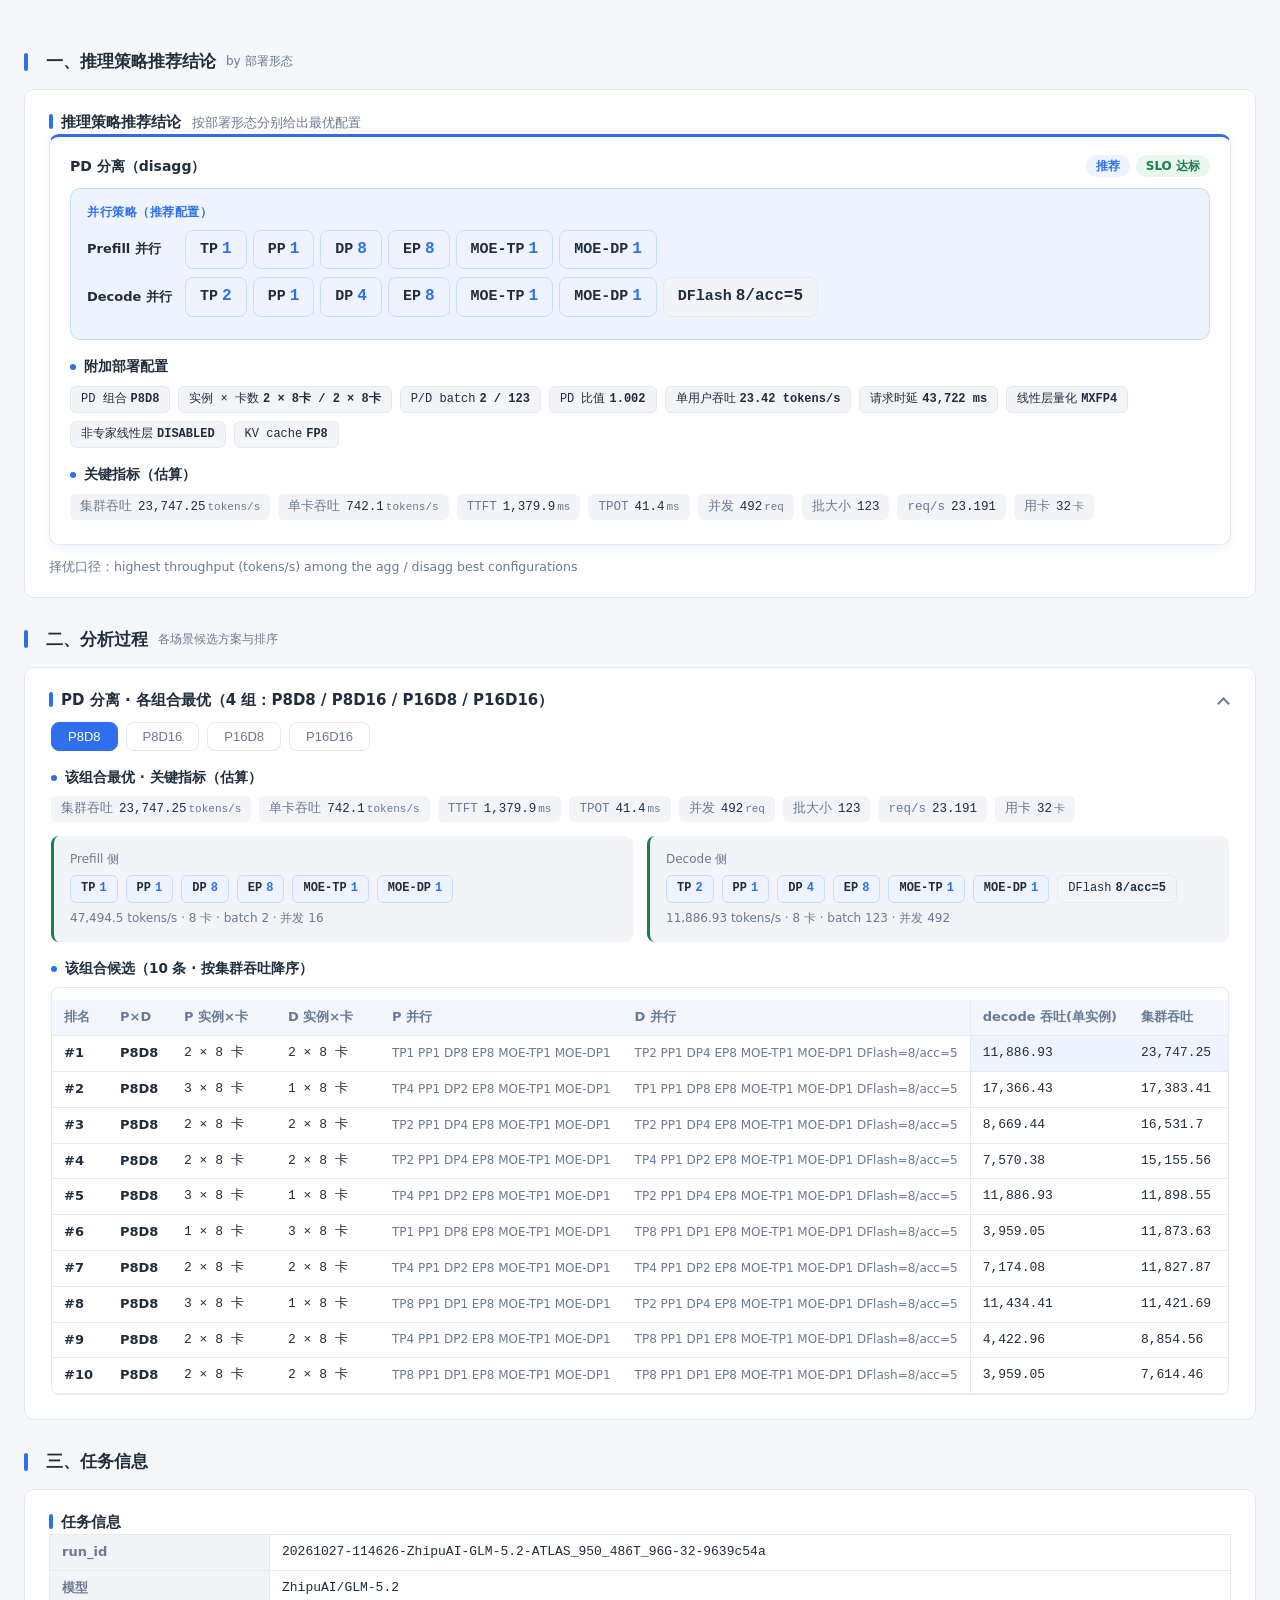
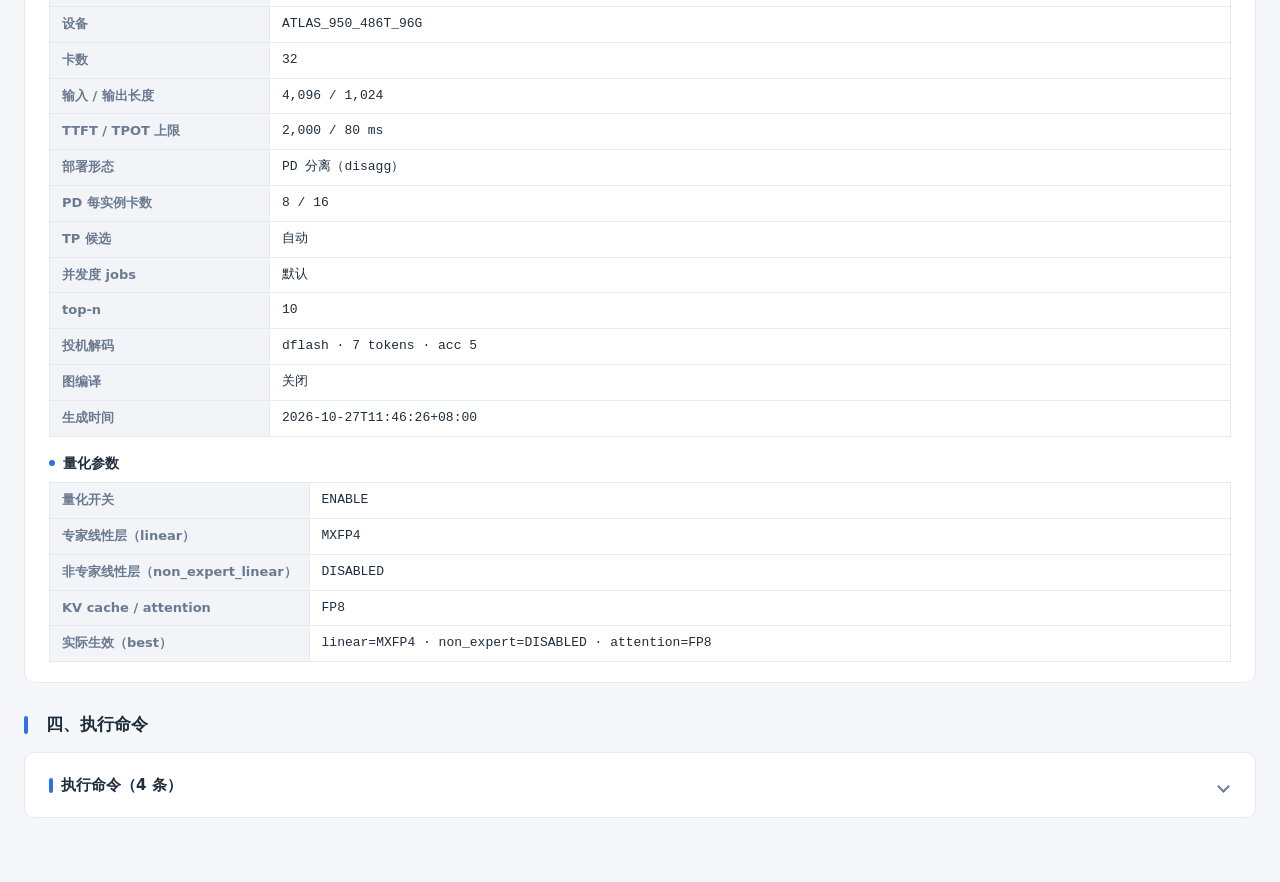
<file: _verify_results/20261027-114626-ZhipuAI-GLM-5.2-ATLAS_950_486T_96G-32-9639c54a/report.html>
<!DOCTYPE html>
<html lang="zh-CN">
<head>
  <meta charset="UTF-8">
  <meta name="viewport" content="width=device-width, initial-scale=1.0">
  <title>20261027-114626-ZhipuAI-GLM-5.2-ATLAS_950_486T_96G-32-9639c54a · 推理策略寻优报告</title>
  <style>
:root {
  --bg: #f5f7fa;
  --panel: #ffffff;
  --border: #e5e9f0;
  --text: #1f2d3d;
  --sub: #6b7a90;
  --blue: #2f6fed;
  --blue-bg: #eef4ff;
  --red: #d93026;
  --red-bg: #fdecea;
  --orange: #e07b00;
  --orange-bg: #fff4e5;
  --green: #1a7f4b;
  --green-bg: #e9f7ef;
  --purple: #6941c6;
  --purple-bg: #f2ecfb;
  --gray-bg: #f2f4f8;
  --sidebar-bg: #10254a;
  --sidebar-hover: #1a3a6b;
}
* { margin: 0; padding: 0; box-sizing: border-box; }
body {
  font-family: "Microsoft YaHei", "PingFang SC", "Segoe UI", system-ui, -apple-system, sans-serif;
  background: var(--bg); color: var(--text); font-size: 14px; line-height: 1.6;
}
a { color: var(--blue); text-decoration: none; cursor: pointer; }

.layout { display: flex; min-height: 100vh; }

/* 侧边栏 */
.sidebar {
  width: 208px; flex-shrink: 0; background: var(--sidebar-bg); color: #c7d3e3;
  display: flex; flex-direction: column; position: sticky; top: 0; height: 100vh;
}
.logo { display: flex; align-items: center; gap: 10px; padding: 18px 20px 22px; }
.logo-icon {
  width: 32px; height: 32px; border-radius: 8px;
  background: linear-gradient(135deg, #2f6fed, #00c6ff);
  display: flex; align-items: center; justify-content: center;
  color: #fff; font-weight: 700; font-size: 13px;
}
.logo-name { font-size: 15px; font-weight: 600; color: #fff; letter-spacing: 1px; }
.logo-sub { font-size: 10px; color: #7d8ea6; letter-spacing: .5px; }
.menu { flex: 1; padding: 4px 10px; }
.menu-item {
  display: flex; align-items: center; gap: 10px; padding: 11px 14px;
  border-radius: 8px; cursor: pointer; margin-bottom: 4px; font-size: 13.5px;
  transition: background .15s;
}
.menu-item:hover { background: var(--sidebar-hover); color: #fff; }
.menu-item.active { background: var(--blue); color: #fff; font-weight: 500; }
.menu-item svg { width: 16px; height: 16px; flex-shrink: 0; }

/* 主区 */
.main { flex: 1; min-width: 0; display: flex; flex-direction: column; }
.topbar {
  height: 48px; background: #fff; border-bottom: 1px solid var(--border);
  display: flex; align-items: center; padding: 0 24px;
  position: sticky; top: 0; z-index: 10;
}
.crumb { color: var(--sub); font-size: 13px; }
.crumb b { color: var(--text); font-weight: 600; }
.topbar-right { margin-left: auto; display: flex; align-items: center; gap: 10px; }
.src-badge { background: var(--blue-bg); color: var(--blue); font-size: 11px; padding: 2px 8px; border-radius: 10px; }
.btn-ghost {
  border: 1px solid var(--border); background: #fff; color: var(--sub);
  padding: 5px 14px; border-radius: 6px; cursor: pointer; font-size: 12.5px;
}
.btn-ghost:hover { border-color: var(--blue); color: var(--blue); }

.content { padding: 20px 24px 48px; width: 100%; max-width: 1440px; }
.page-head h1 { font-size: 20px; font-weight: 600; }
.page-head p { color: var(--sub); margin-top: 6px; font-size: 13px; max-width: 880px; }

/* 卡片 / 章节标题 */
.card {
  background: var(--panel); border: 1px solid var(--border); border-radius: 10px;
  padding: 20px 24px; margin-bottom: 16px;
}
.card-head { display: flex; align-items: flex-start; margin-bottom: 14px; }
.card-head .right { margin-left: auto; display: flex; gap: 10px; align-items: center; }
.bar { display: inline-block; width: 4px; height: 15px; background: var(--blue); border-radius: 2px; margin-right: 8px; vertical-align: -2px; }
.card-title { font-size: 15px; font-weight: 600; }
.card-desc { color: var(--sub); font-size: 12.5px; font-weight: 400; margin-left: 6px; }

.section-title { display: flex; align-items: center; gap: 10px; font-size: 17px; font-weight: 600; margin: 28px 0 14px; }
.section-title .bar { height: 18px; vertical-align: -3px; }
.section-title .sub { font-size: 12px; color: var(--sub); font-weight: 400; }

.btn-primary {
  background: var(--blue); color: #fff; border: none; padding: 7px 18px;
  border-radius: 6px; cursor: pointer; font-size: 13px;
  display: inline-flex; align-items: center; gap: 6px;
}
.btn-primary:hover { background: #2159c9; }
.btn-primary:disabled { background: #a9bde3; cursor: not-allowed; }
.btn-cancel { background: #fff; border: 1px solid var(--border); color: var(--sub); padding: 7px 18px; border-radius: 6px; cursor: pointer; font-size: 13px; }
.btn-text { background: none; border: none; color: var(--blue); cursor: pointer; font-size: 12.5px; padding: 2px 6px; }
.btn-text.danger { color: var(--red); }

/* 筛选 / 表单 */
.filters { display: flex; flex-wrap: wrap; gap: 14px; align-items: flex-end; }
.field { display: flex; flex-direction: column; gap: 6px; }
.field label { font-size: 12px; color: var(--sub); }
.field select, .field input {
  height: 32px; border: 1px solid var(--border); border-radius: 6px; padding: 0 10px;
  font-size: 13px; min-width: 150px; color: var(--text); background: #fff; outline: none;
}
.field select:focus, .field input:focus { border-color: var(--blue); }

/* 标签 */
.tag { display: inline-block; padding: 1px 10px; border-radius: 20px; font-size: 12px; font-weight: 600; line-height: 20px; white-space: nowrap; }
.tag.ok { background: var(--green-bg); color: var(--green); }
.tag.warn { background: var(--orange-bg); color: var(--orange); }
.tag.info { background: var(--blue-bg); color: var(--blue); }
.tag.neutral { background: var(--gray-bg); color: var(--sub); }
.tag.critical { background: var(--red-bg); color: var(--red); }
.tag.purple { background: var(--purple-bg); color: var(--purple); }

/* chips：并行策略 / 附加部署配置 */
.chips { display: flex; flex-wrap: wrap; gap: 8px; margin: 4px 0 2px; }
.chip {
  background: var(--gray-bg); border: 1px solid var(--border); border-radius: 6px;
  padding: 3px 10px; font-size: 12px; font-family: Consolas, Menlo, monospace; white-space: nowrap;
}
.chip b { color: var(--text); margin-left: 4px; }
.chip.hot { background: var(--blue-bg); border-color: #c9dcff; font-weight: 600; }
.chip.hot b { color: var(--blue); }
.chip.lg { padding: 6px 14px; font-size: 15px; font-weight: 700; border-radius: 8px; }
.chip.lg b { font-size: 16px; }

/* 并行策略：结论卡里最显眼的一块 */
.para-block {
  background: var(--blue-bg); border: 1px solid #c9dcff; border-radius: 10px;
  padding: 14px 16px; margin: 4px 0 6px;
}
.para-head { font-size: 12px; color: var(--blue); font-weight: 600; letter-spacing: .5px; margin-bottom: 8px; }
.para-line.lg { margin: 8px 0; align-items: center; }
.para-line.lg .k { min-width: 88px; color: var(--text); font-weight: 600; font-size: 13px; }

/* 关键指标：弱化（建模估算值，不作为决策主依据） */
.metrics-mini { display: flex; flex-wrap: wrap; gap: 8px; margin: 2px 0 6px; }
.metrics-mini .mi {
  background: var(--gray-bg); border-radius: 6px; padding: 3px 10px;
  font-size: 12.5px; color: var(--text); font-family: Consolas, Menlo, monospace;
}
.metrics-mini .mi i { font-style: normal; color: var(--sub); margin-right: 6px; font-family: inherit; }
.metrics-mini .mi em { font-style: normal; color: var(--sub); font-size: 11px; margin-left: 2px; }

/* 指标小方块 */
.stat-grid { display: grid; grid-template-columns: repeat(auto-fit, minmax(140px, 1fr)); gap: 12px; }
.stat { background: var(--panel); border: 1px solid var(--border); border-radius: 10px; padding: 12px 12px; text-align: center; }
.stat .v { font-family: Consolas, Menlo, monospace; font-size: 20px; font-weight: 700; line-height: 1.3; word-break: break-all; }
.stat .v small { font-size: 11px; color: var(--sub); font-weight: 400; margin-left: 2px; }
.stat .l { font-size: 12px; color: var(--sub); margin-top: 2px; }
.stat.blue { background: var(--blue-bg); border-color: #c9dcff; }
.stat.blue .v { color: var(--blue); }
.stat-caption { font-size: 12.5px; color: var(--sub); margin-top: 12px; }
.stat-caption b { font-family: Consolas, Menlo, monospace; color: var(--text); }

/* 结论卡 */
.concl-grid { display: grid; grid-template-columns: repeat(auto-fit, minmax(420px, 1fr)); gap: 16px; }
.concl-card {
  background: var(--panel); border: 1px solid var(--border); border-radius: 10px;
  padding: 18px 20px; border-top: 3px solid var(--sub);
}
.concl-card.best { border-top-color: var(--blue); box-shadow: 0 2px 10px rgba(47,111,237,.10); }
.concl-card.empty { border-top-color: var(--border); }
.cc-head { display: flex; align-items: center; gap: 10px; flex-wrap: wrap; margin-bottom: 10px; }
.cc-head .idx { font-size: 14px; font-weight: 600; }
.cc-tags { margin-left: auto; display: flex; gap: 6px; flex-wrap: wrap; }
.para-line { display: flex; gap: 10px; align-items: baseline; margin: 6px 0; }
.para-line .k { color: var(--sub); font-size: 12.5px; min-width: 78px; flex-shrink: 0; }
.para-line .v { display: flex; flex-wrap: wrap; gap: 6px; }

h4.blk { font-size: 13.5px; font-weight: 600; margin: 16px 0 8px; display: flex; align-items: center; gap: 8px; }
h4.blk::before { content: ""; width: 6px; height: 6px; border-radius: 50%; background: var(--blue); display: inline-block; }

/* 表格：候选列表 */
table { width: 100%; border-collapse: collapse; font-size: 13px; }
th {
  background: var(--gray-bg); color: var(--sub); font-weight: 600; padding: 9px 12px;
  text-align: left; white-space: nowrap; border-bottom: 1px solid var(--border);
}
td { padding: 10px 12px; border-bottom: 1px solid #eef1f6; white-space: nowrap; }
tr:hover td { background: #fafbfc; }
tr.clickable { cursor: pointer; }
tr.top1 td { background: var(--blue-bg); }
tr.top1:hover td { background: #e3eeff; }
td.num { font-variant-numeric: tabular-nums; font-family: Consolas, Menlo, monospace; }
td.strong { font-weight: 600; }
.sub { color: var(--sub); font-size: 12px; }
.pager { display: flex; justify-content: flex-end; gap: 6px; margin-top: 14px; }
.pager button {
  min-width: 28px; height: 28px; border: 1px solid var(--border); background: #fff;
  border-radius: 6px; cursor: pointer; font-size: 12.5px; color: var(--sub);
}
.pager button.cur { background: var(--blue); color: #fff; border-color: var(--blue); }

/* 键值表：任务信息 */
table.kv { width: 100%; border-collapse: collapse; font-size: 13px; }
table.kv th, table.kv td { border: 1px solid var(--border); padding: 7px 12px; text-align: left; vertical-align: middle; }
table.kv th { background: var(--gray-bg); color: var(--sub); font-weight: 600; white-space: nowrap; width: 220px; }
table.kv td.mono { font-family: Consolas, Menlo, monospace; word-break: break-all; }

/* 折叠块：整行可点，状态一致 */
details.card.fold > summary { list-style: none; cursor: pointer; user-select: none; display: flex; align-items: center; }
details.card.fold > summary::-webkit-details-marker { display: none; }
details.card.fold > summary:hover .fold-text { color: var(--blue); }
.fold-ico { margin-left: auto; width: 16px; height: 16px; position: relative; flex-shrink: 0; }
.fold-ico::after {
  content: ""; position: absolute; left: 4px; top: 5px; width: 7px; height: 7px;
  border-right: 2px solid var(--sub); border-bottom: 2px solid var(--sub);
  transform: rotate(45deg); transition: transform .15s;
}
details.card.fold[open] > summary .fold-ico::after { transform: rotate(-135deg); top: 7px; }
.fold-body { padding: 6px 2px 4px; }

/* PD 分离 tab 与两侧 */
.tabs { display: flex; gap: 8px; margin: 4px 0 14px; flex-wrap: wrap; }
.tab {
  border: 1px solid var(--border); background: #fff; color: var(--sub);
  padding: 6px 16px; border-radius: 8px; cursor: pointer; font-size: 13px;
}
.tab.active { background: var(--blue); color: #fff; border-color: var(--blue); }
.pd-grid { display: grid; grid-template-columns: 1fr 1fr; gap: 14px; margin-top: 14px; }
.pd-side { background: var(--gray-bg); border-radius: 8px; padding: 14px 16px; border-left: 3px solid var(--green); }
.pd-role { font-size: 12px; color: var(--sub); margin-bottom: 6px; }
.pd-side .sub { margin-top: 6px; }

/* 命令 / 错误 */
.cmd-list { margin: 6px 0 0; padding-left: 18px; }
.cmd-list li {
  font-family: Consolas, Menlo, monospace; font-size: 12px; color: var(--sub);
  margin-bottom: 8px; white-space: pre-wrap; word-break: break-all;
}
.err-box { border: 1px solid #f5c6c2; background: #fffaf9; border-radius: 8px; padding: 14px 16px; margin-top: 10px; }
.err-box pre {
  background: #fff; border: 1px solid #f5c6c2; border-radius: 6px; padding: 12px 14px;
  font-size: 12px; color: var(--sub); white-space: pre-wrap; word-break: break-all;
  line-height: 1.7; margin: 10px 0; font-family: Consolas, Menlo, monospace;
}
.err-note { background: var(--orange-bg); border-radius: 6px; padding: 10px 14px; font-size: 12.5px; color: var(--sub); line-height: 1.7; }
.err-note code { background: rgba(0,0,0,.05); padding: 1px 5px; border-radius: 4px; font-size: 11.5px; }

.notice {
  display: flex; align-items: center; gap: 10px; background: var(--blue-bg);
  border-radius: 8px; padding: 10px 14px; margin-bottom: 14px;
  font-size: 12.5px; color: var(--sub); border: 1px solid #c9dcff; flex-wrap: wrap;
}
.notice b { color: var(--blue); font-weight: 600; }
.nf-running { display: inline-flex; align-items: center; gap: 8px; font-size: 12.5px; color: var(--sub); }

/* 弹窗 / 新建任务 */
.mask { position: fixed; inset: 0; background: rgba(15,27,58,.45); display: none; align-items: center; justify-content: center; z-index: 100; }
.mask.show { display: flex; }
.modal { background: #fff; border-radius: 12px; width: 640px; max-height: 86vh; overflow: auto; padding: 24px; }
.modal h3 { font-size: 16px; margin-bottom: 4px; }
.modal .m-desc { color: var(--sub); font-size: 12.5px; margin: 12px 0 18px; line-height: 1.7; }
.modal .m-desc code { background: var(--gray-bg); padding: 1px 5px; border-radius: 4px; font-size: 11.5px; }
.form-foot { display: flex; justify-content: flex-end; gap: 10px; margin-top: 22px; }
.nf-grid { display: grid; grid-template-columns: repeat(2, minmax(0, 1fr)); gap: 14px; }
.nf-grid .field select, .nf-grid .field input { min-width: 0; width: 100%; }
.nf-checks { display: flex; gap: 20px; align-items: center; height: 32px; }
.nf-check { display: inline-flex; align-items: center; gap: 6px; font-size: 13px; cursor: pointer; }
.nf-check input { width: 14px; height: 14px; min-width: 14px; }
.nf-preview {
  margin-top: 16px; padding: 12px 14px; border: 1px solid var(--border);
  border-radius: 8px; background: var(--gray-bg); font-size: 12px; line-height: 1.7;
}
.nf-preview .pv-title { font-weight: 600; color: var(--text); margin-bottom: 6px; }
.nf-preview ul { margin: 6px 0 0 18px; padding: 0; }
.nf-preview li { word-break: break-all; color: var(--sub); font-family: Consolas, Menlo, monospace; font-size: 11px; }
.nf-preview .pv-warn { color: var(--orange); }
.nf-error {
  margin-top: 14px; padding: 10px 12px; border-radius: 8px; font-size: 12.5px;
  background: var(--red-bg); color: var(--red); border: 1px solid #f3c3c3;
}

/* 静态报告模式：单文件报告，去掉侧边栏/面包屑/返回等交互外壳 */
body.report-mode #view-list { display: none; }
body.report-mode #btn-report { display: none; }
body.report-mode .sidebar { display: none; }
body.report-mode .topbar { display: none; }
body.report-mode #view-detail { display: block !important; }
body.report-mode #view-detail .page-head > div:last-child { display: none; }
body.report-mode .content { padding: 20px 24px 48px; max-width: 1280px; margin: 0 auto; }

@media (max-width: 980px) {
  .pd-grid { grid-template-columns: 1fr; }
  .concl-grid { grid-template-columns: 1fr; }
}
@media (max-width: 720px) {
  .nf-grid { grid-template-columns: 1fr; }
  .modal { width: 92vw; }
}
.hide { display: none !important; }

/* PD 候选表：横向滚动 + 左 6 列固定（排名/P×D/P实例×卡/D实例×卡/P并行/D并行） */
.tbl-scroll { overflow-x: auto; max-width: 100%; border: 1px solid var(--border); border-radius: 8px; }
table.cand { border-collapse: separate; border-spacing: 0; width: max-content; min-width: 100%; }
table.cand th, table.cand td { white-space: nowrap; padding: 7px 12px; border-bottom: 1px solid var(--border); }
table.cand thead th { position: sticky; top: 0; background: #f3f6fc; z-index: 3; text-align: left; }
table.cand td.nowrap { white-space: nowrap; }
/* 固定左列：列宽与 left 偏移需一一对应 */
table.cand th:nth-child(1), table.cand td:nth-child(1) { position: sticky; left: 0;    width: 56px;  min-width: 56px;  background: #fff; z-index: 2; }
table.cand th:nth-child(2), table.cand td:nth-child(2) { position: sticky; left: 56px;  width: 64px;  min-width: 64px;  background: #fff; z-index: 2; }
table.cand th:nth-child(3), table.cand td:nth-child(3) { position: sticky; left: 120px; width: 104px; min-width: 104px; background: #fff; z-index: 2; }
table.cand th:nth-child(4), table.cand td:nth-child(4) { position: sticky; left: 224px; width: 104px; min-width: 104px; background: #fff; z-index: 2; }
table.cand th:nth-child(5), table.cand td:nth-child(5) { position: sticky; left: 328px; width: 212px; min-width: 212px; background: #fff; z-index: 2; }
table.cand th:nth-child(6), table.cand td:nth-child(6) { position: sticky; left: 540px; width: 212px; min-width: 212px; background: #fff; z-index: 2; border-right: 1px solid var(--border); }
table.cand thead th:nth-child(-n+6) { z-index: 4; background: #f3f6fc; }

</style>
</head>
<body>
<div class="layout">

  <!-- 侧边栏 -->
  <aside class="sidebar">
    <div class="logo">
      <div class="logo-icon">IS</div>
      <div>
        <div class="logo-name">推理部署调优</div>
        <div class="logo-sub">infer-strategy-npu</div>
      </div>
    </div>
    <nav class="menu">
      <div class="menu-item">
        <svg viewBox="0 0 24 24" fill="none" stroke="currentColor" stroke-width="2"><rect x="3" y="3" width="7" height="7" rx="1"/><rect x="14" y="3" width="7" height="7" rx="1"/><rect x="3" y="14" width="7" height="7" rx="1"/><rect x="14" y="14" width="7" height="7" rx="1"/></svg>
        集群总览
      </div>
      <div class="menu-item">
        <svg viewBox="0 0 24 24" fill="none" stroke="currentColor" stroke-width="2"><path d="M12 20V10M6 20v-6M18 20V4"/></svg>
        调优工作台
      </div>
      <div class="menu-item active">
        <svg viewBox="0 0 24 24" fill="none" stroke="currentColor" stroke-width="2"><circle cx="12" cy="12" r="3"/><path d="M12 2v4M12 18v4M2 12h4M18 12h4M5 5l3 3M16 16l3 3M19 5l-3 3M8 16l-3 3"/></svg>
        推理策略寻优
      </div>
      <div class="menu-item">
        <svg viewBox="0 0 24 24" fill="none" stroke="currentColor" stroke-width="2"><path d="M13 2L3 14h7l-1 8 10-12h-7l1-8z"/></svg>
        监控诊断
      </div>
      <div class="menu-item">
        <svg viewBox="0 0 24 24" fill="none" stroke="currentColor" stroke-width="2"><path d="M4 4h16v3H4zM4 10h16v3H4zM4 16h16v3H4z"/></svg>
        文档中心
      </div>
    </nav>
  </aside>

  <div class="main">
    <div class="topbar">
      <span class="crumb" id="crumb"></span>
      <div class="topbar-right">
        <span class="src-badge" id="src-badge"></span>
        <button class="btn-ghost" onclick="location.reload()">刷新</button>
      </div>
    </div>

    <div class="content">

      <!-- 视图一：任务列表 -->
      <div id="view-list">
        <div class="page-head" style="display:flex;align-items:flex-start;">
          <div style="flex:1;min-width:0;">
            <h1>推理策略寻优工具</h1>
            <p>面向大模型推理部署的策略搜索与推荐：输入模型与硬件约束，自动在聚合（agg）与 PD 分离（disagg）模式间寻优。</p>
          </div>
          <div style="padding-top:4px;">
            <button class="btn-primary" onclick="openModal()">＋ 新建任务</button>
          </div>
        </div>

        <div class="card">
          <div class="filters">
            <div class="field">
              <label>模型</label>
              <select id="f-model"><option value="">全部</option></select>
            </div>
            <div class="field">
              <label>状态</label>
              <select id="f-status">
                <option value="">全部</option>
                <option value="ok">成功</option>
                <option value="failed">失败</option>
                <option value="running">运行中</option>
                <option value="cancelled">已取消</option>
                <option value="timeout">超时</option>
              </select>
            </div>
            <div class="field">
              <label>run_id 关键字</label>
              <input id="f-kw" placeholder="如 GLM-5.3-Flash" style="min-width:180px;">
            </div>
          </div>
        </div>

        <div class="card">
          <div class="card-head">
            <div class="card-title"><span class="bar"></span>任务记录</div>
          </div>
          <table>
            <thead>
              <tr>
                <th>run_id</th><th>模型</th><th>设备 × 卡数</th><th>量化</th>
                <th>框架</th><th>状态</th><th>创建时间</th><th>操作</th>
              </tr>
            </thead>
            <tbody id="list-body"></tbody>
          </table>
          <div class="pager" id="pager"></div>
        </div>
      </div>

      <!-- 视图二：任务详情 -->
      <div id="view-detail" class="hide">
        <div class="page-head" style="display:flex;align-items:flex-start;">
          <div style="flex:1;min-width:0;">
            <h1 id="detail-title" style="font-size:18px;"></h1>
            <p id="detail-sub"></p>
          </div>
          
        </div>
        <div id="detail-body"></div>
      </div>

    </div>
  </div>
</div>

<!-- 新建任务弹窗：提交到 POST /api/v1/tasks -->
<div class="mask" id="mask">
  <div class="modal">
    <h3>新建任务</h3>
    <div class="m-desc" id="nf-hint">填写模型与硬件约束，提交后由服务端执行寻优。结果会自动出现在任务记录里。</div>

    <div class="nf-grid">
      <div class="field">
        <label>模型 *</label>
        <select id="nf-model"></select>
      </div>
      <div class="field">
        <label>设备 *</label>
        <select id="nf-device"></select>
      </div>
      <div class="field">
        <label>卡数 *</label>
        <input id="nf-num-devices" type="number" min="1" value="32">
      </div>
      <div class="field">
        <label>量化</label>
        <select id="nf-quantize">
          <option value="DISABLE">DISABLE（不量化）</option>
          <option value="ENABLE">ENABLE（开启量化）</option>
        </select>
      </div>
      <div class="field">
        <label>输入长度</label>
        <input id="nf-isl" type="number" min="1" value="4096">
      </div>
      <div class="field">
        <label>输出长度</label>
        <input id="nf-osl" type="number" min="1" value="1024">
      </div>
      <div class="field">
        <label>TTFT 上限 (ms)</label>
        <input id="nf-ttft" type="number" min="1" value="2000">
      </div>
      <div class="field">
        <label>TPOT 上限 (ms)</label>
        <input id="nf-tpot" type="number" min="1" value="80">
      </div>
    </div>

    <div class="field" style="margin-top:14px;">
      <label>部署形态（模式）</label>
      <div class="nf-checks">
        <label class="nf-check"><input type="checkbox" id="nf-mode-agg" checked> PD 混部（agg）</label>
        <label class="nf-check"><input type="checkbox" id="nf-mode-disagg" checked> PD 分离（disagg）</label>
      </div>
    </div>

    <details style="margin-top:16px;">
      <summary style="cursor:pointer;font-size:13px;color:var(--text-2);">高级参数</summary>
      <div class="nf-grid" style="margin-top:12px;">
        <div class="field">
          <label>PD 每实例卡数（空格分隔）</label>
          <input id="nf-pd-sizes" type="text" value="8" placeholder="8 16">
          <span class="sub">组合数 = 该列表的笛卡尔积：填 <code>8</code> 只跑 P8D8 一组；填 <code>8 16</code> 跑 P8D8 / P8D16 / P16D8 / P16D16 四组（每组约 3 分钟）</span>
        </div>
        <div class="field">
          <label>TP 候选（空格分隔，留空=自动）</label>
          <input id="nf-tp-sizes" type="text" placeholder="如 16 32">
        </div>
        <div class="field">
          <label>并发度 jobs</label>
          <input id="nf-jobs" type="number" min="1" placeholder="默认 32">
        </div>
        <div class="field">
          <label>top-n（aic-npu）</label>
          <input id="nf-top-n" type="number" min="1" value="10">
        </div>
        <div class="field">
          <label>专家线性层量化动作</label>
          <select id="nf-q-linear">
            <option value="">（随 quantize 默认）</option>
            <option value="DISABLED">DISABLED</option>
            <option value="W8A8_DYNAMIC">W8A8_DYNAMIC</option>
            <option value="MXFP4">MXFP4</option>
            <option value="FP8">FP8</option>
          </select>
        </div>
        <div class="field">
          <label>KV cache 量化动作</label>
          <select id="nf-q-attn">
            <option value="">（随 quantize 默认）</option>
            <option value="DISABLED">DISABLED</option>
            <option value="INT8">INT8</option>
            <option value="FP8">FP8</option>
          </select>
        </div>
      </div>
      <label class="nf-check" style="margin-top:10px;">
        <input type="checkbox" id="nf-compile"> 开启图编译（--compile，更准但更慢）
      </label>
    </details>

    <div id="nf-preview" class="nf-preview hide"></div>
    <div id="nf-error" class="nf-error hide"></div>

    <div class="form-foot">
      <button class="btn-cancel" onclick="closeModal()">关闭</button>
      <button class="btn-cancel" onclick="previewNewTask()">预览命令</button>
      <button class="btn-primary" id="nf-submit" onclick="submitNewTask()">提交并运行</button>
    </div>
  </div>
</div>

<script>window.__REPORT_DATA__ = {"schema_version":"1.1","run_id":"20261027-114626-ZhipuAI-GLM-5.2-ATLAS_950_486T_96G-32-9639c54a","generated_at":"2026-10-27T11:46:26+08:00","status":"ok","request":{"model":"ZhipuAI/GLM-5.2","device":"ATLAS_950_486T_96G","num_devices":32,"input_length":4096,"output_length":1024,"tpot_limit":80,"ttft_limit":2000,"quantize":"ENABLE","mode":"recommend","top_n":10,"framework":"auto","local_model_root":"model_configs/msmodeling","out_dir":"_verify_results","quantize_linear_action":"MXFP4","quantize_non_expert_linear_action":"DISABLED","quantize_attention_action":"FP8","speculative_method":"dflash","num_speculative_tokens":7,"acceptance_length":5.0,"num_draft_layers":6,"tp_sizes":null,"jobs":null,"max_search_combinations":null,"compile_model":false,"serving_modes":["disagg"],"pd_ratio_sizes":[8,16],"dry_run":false},"routing":{"framework":"msmodeling","reason":"model ZhipuAI/GLM-5.2 with quantize=ENABLE is served by msmodeling (aic-npu only covers DeepSeek-R1 / Qwen3.8-27B / DeepSeek-V4-Pro with quantize=DISABLE)","aic_system":null,"aic_model_path":null,"ms_model_source":"model_configs/msmodeling/GLM5.2","commands":["python -m cli.inference.throughput_optimizer model_configs/msmodeling/GLM5.2 --device ATLAS_950_486T_96G --num-devices 32 --input-length 4096 --output-length 1024 --enable-optimize-prefill-decode-ratio --prefill-devices-per-instance 8 --decode-devices-per-instance 8 --quantize-linear-action MXFP4 --quantize-non-expert-linear-action DISABLED --quantize-attention-action FP8 --speculative-method dflash --num-speculative-tokens 7 --acceptance-length 5.0 --num-draft-layers 6 --tpot-limit 80 --ttft-limit 2000","python -m cli.inference.throughput_optimizer model_configs/msmodeling/GLM5.2 --device ATLAS_950_486T_96G --num-devices 32 --input-length 4096 --output-length 1024 --enable-optimize-prefill-decode-ratio --prefill-devices-per-instance 8 --decode-devices-per-instance 16 --quantize-linear-action MXFP4 --quantize-non-expert-linear-action DISABLED --quantize-attention-action FP8 --speculative-method dflash --num-speculative-tokens 7 --acceptance-length 5.0 --num-draft-layers 6 --tpot-limit 80 --ttft-limit 2000","python -m cli.inference.throughput_optimizer model_configs/msmodeling/GLM5.2 --device ATLAS_950_486T_96G --num-devices 32 --input-length 4096 --output-length 1024 --enable-optimize-prefill-decode-ratio --prefill-devices-per-instance 16 --decode-devices-per-instance 8 --quantize-linear-action MXFP4 --quantize-non-expert-linear-action DISABLED --quantize-attention-action FP8 --speculative-method dflash --num-speculative-tokens 7 --acceptance-length 5.0 --num-draft-layers 6 --tpot-limit 80 --ttft-limit 2000","python -m cli.inference.throughput_optimizer model_configs/msmodeling/GLM5.2 --device ATLAS_950_486T_96G --num-devices 32 --input-length 4096 --output-length 1024 --enable-optimize-prefill-decode-ratio --prefill-devices-per-instance 16 --decode-devices-per-instance 16 --quantize-linear-action MXFP4 --quantize-non-expert-linear-action DISABLED --quantize-attention-action FP8 --speculative-method dflash --num-speculative-tokens 7 --acceptance-length 5.0 --num-draft-layers 6 --tpot-limit 80 --ttft-limit 2000"]},"frameworks":[{"framework":"msmodeling","status":"ok","message":null,"commands":["python -m cli.inference.throughput_optimizer model_configs/msmodeling/GLM5.2 --device ATLAS_950_486T_96G --num-devices 32 --input-length 4096 --output-length 1024 --enable-optimize-prefill-decode-ratio --prefill-devices-per-instance 8 --decode-devices-per-instance 8 --quantize-linear-action MXFP4 --quantize-non-expert-linear-action DISABLED --quantize-attention-action FP8 --speculative-method dflash --num-speculative-tokens 7 --acceptance-length 5.0 --num-draft-layers 6 --tpot-limit 80 --ttft-limit 2000","python -m cli.inference.throughput_optimizer model_configs/msmodeling/GLM5.2 --device ATLAS_950_486T_96G --num-devices 32 --input-length 4096 --output-length 1024 --enable-optimize-prefill-decode-ratio --prefill-devices-per-instance 8 --decode-devices-per-instance 16 --quantize-linear-action MXFP4 --quantize-non-expert-linear-action DISABLED --quantize-attention-action FP8 --speculative-method dflash --num-speculative-tokens 7 --acceptance-length 5.0 --num-draft-layers 6 --tpot-limit 80 --ttft-limit 2000","python -m cli.inference.throughput_optimizer model_configs/msmodeling/GLM5.2 --device ATLAS_950_486T_96G --num-devices 32 --input-length 4096 --output-length 1024 --enable-optimize-prefill-decode-ratio --prefill-devices-per-instance 16 --decode-devices-per-instance 8 --quantize-linear-action MXFP4 --quantize-non-expert-linear-action DISABLED --quantize-attention-action FP8 --speculative-method dflash --num-speculative-tokens 7 --acceptance-length 5.0 --num-draft-layers 6 --tpot-limit 80 --ttft-limit 2000","python -m cli.inference.throughput_optimizer model_configs/msmodeling/GLM5.2 --device ATLAS_950_486T_96G --num-devices 32 --input-length 4096 --output-length 1024 --enable-optimize-prefill-decode-ratio --prefill-devices-per-instance 16 --decode-devices-per-instance 16 --quantize-linear-action MXFP4 --quantize-non-expert-linear-action DISABLED --quantize-attention-action FP8 --speculative-method dflash --num-speculative-tokens 7 --acceptance-length 5.0 --num-draft-layers 6 --tpot-limit 80 --ttft-limit 2000"],"artifacts":{"root":"_verify_results\\20261027-114626-ZhipuAI-GLM-5.2-ATLAS_950_486T_96G-32-9639c54a\\msmodeling","serving_modes":["disagg"],"pd_ratio_sizes":[8,16],"pd_ratio_grid":[{"prefill_devices":8,"decode_devices":8,"label":"P8D8"},{"prefill_devices":8,"decode_devices":16,"label":"P8D16"},{"prefill_devices":16,"decode_devices":8,"label":"P16D8"},{"prefill_devices":16,"decode_devices":16,"label":"P16D16"}]},"agg":null,"disagg":{"mode":"disagg","available":true,"best":{"framework":"msmodeling","serving_mode":"disagg","mode":"disagg","throughput_tokens_per_s":23747.250636837663,"throughput_tokens_per_s_per_device":742.101582401177,"throughput_req_per_s":23.19067445003678,"ttft_ms":1379.865,"tpot_ms":41.39,"meets_slo":true,"concurrency":492,"batch_size":123,"num_devices":32,"parallel":null,"parallel_str":"prefill[TP=1 | PP=1 | DP=8 | EP=8 | MOE-TP=1 | MOE-DP=1]/decode[TP=2 | PP=1 | DP=4 | EP=8 | MOE-TP=1 | MOE-DP=1 | DFlash=8/acc=5]","quantize":{"linear":"MXFP4","non_expert_linear":"DISABLED","attention":"FP8"},"backend":"msmodeling","backend_version":null,"system":"ATLAS_950_486T_96G","extra":{"pd_ratio":1.0020990697882028,"label":"P8D8","tokens_per_s_per_user":23.420791922388435,"request_latency_ms":43721.835,"decode_tps_per_instance":11886.929209954094,"prefill":{"instances":2,"devices_per_instance":8,"parallel":"TP=1 | PP=1 | DP=8 | EP=8 | MOE-TP=1 | MOE-DP=1","batch_size":2,"concurrency":16,"qps_per_instance":11.59533722501839},"decode":{"instances":2,"devices_per_instance":8,"parallel":"TP=2 | PP=1 | DP=4 | EP=8 | MOE-TP=1 | MOE-DP=1 | DFlash=8/acc=5","batch_size":123,"concurrency":492,"qps_per_instance":11.61967664707145}}},"prefill":{"framework":"msmodeling","serving_mode":"disagg","mode":"disagg_prefill","throughput_tokens_per_s":47494.50127367533,"throughput_tokens_per_s_per_device":5936.812659209416,"throughput_req_per_s":11.59533722501839,"ttft_ms":1379.865,"tpot_ms":null,"meets_slo":true,"concurrency":16,"batch_size":2,"num_devices":8,"parallel":{"tp":1,"pp":1,"dp":8,"ep":8},"parallel_str":"TP=1 | PP=1 | DP=8 | EP=8 | MOE-TP=1 | MOE-DP=1","quantize":{"linear":"MXFP4","non_expert_linear":"DISABLED","attention":"FP8"},"backend":"msmodeling","backend_version":null,"system":"ATLAS_950_486T_96G","extra":{"instances":2,"qps_allocated":23.19067445003678}},"decode":{"framework":"msmodeling","serving_mode":"disagg","mode":"disagg_decode","throughput_tokens_per_s":11886.929209954094,"throughput_tokens_per_s_per_device":1485.8661512442618,"throughput_req_per_s":11.61967664707145,"ttft_ms":null,"tpot_ms":41.39,"meets_slo":true,"concurrency":492,"batch_size":123,"num_devices":8,"parallel":{"tp":2,"pp":1,"dp":4,"ep":8},"parallel_str":"TP=2 | PP=1 | DP=4 | EP=8 | MOE-TP=1 | MOE-DP=1 | DFlash=8/acc=5","quantize":{"linear":"MXFP4","non_expert_linear":"DISABLED","attention":"FP8"},"backend":"msmodeling","backend_version":null,"system":"ATLAS_950_486T_96G","extra":{"instances":2,"qps_allocated":23.2393532941429}},"candidates":[],"source_files":[],"label":"P8D8","pd_ratio":{"prefill_devices":8,"decode_devices":8},"pd_ratio_candidates":[{"framework":"msmodeling","serving_mode":"disagg","mode":"pd_ratio","label":"P8D8","pd_ratio":1.0020990697882028,"prefill":{"instances":2,"devices_per_instance":8,"devices_total":16,"parallel":{"tp":1,"pp":1,"dp":8,"ep":8},"parallel_str":"TP=1 | PP=1 | DP=8 | EP=8 | MOE-TP=1 | MOE-DP=1","batch_size":2,"concurrency":16,"qps_per_instance":11.59533722501839,"qps_allocated":23.19067445003678,"ttft_ms":1379.865,"tpot_ms":null,"tokens_per_s_per_instance":47494.50127367533,"tokens_per_s_per_device":5936.812659209416,"tokens_per_s_cluster":94989.00254735065},"decode":{"instances":2,"devices_per_instance":8,"devices_total":16,"parallel":{"tp":2,"pp":1,"dp":4,"ep":8},"parallel_str":"TP=2 | PP=1 | DP=4 | EP=8 | MOE-TP=1 | MOE-DP=1 | DFlash=8/acc=5","batch_size":123,"concurrency":492,"qps_per_instance":11.61967664707145,"qps_allocated":23.2393532941429,"ttft_ms":null,"tpot_ms":41.39,"tokens_per_s_per_instance":11886.929209954094,"tokens_per_s_per_device":1485.8661512442618,"tokens_per_s_cluster":23773.85841990819},"throughput_tokens_per_s":23747.250636837663,"throughput_tokens_per_s_per_device":742.101582401177,"tokens_per_s_per_user":23.420791922388435,"throughput_req_per_s":23.19067445003678,"request_latency_ms":43721.835,"devices_used":32,"num_devices":32,"meets_slo":true,"decode_tps_per_instance":11886.929209954094,"decode_tps_cluster":23773.85841990819,"ttft_ms":1379.865,"tpot_ms":41.39,"quantize":{"linear":"MXFP4","non_expert_linear":"DISABLED","attention":"FP8"},"system":"ATLAS_950_486T_96G","backend":"msmodeling","extra":{"prefill_devices_per_instance":8,"decode_devices_per_instance":8,"prefill_moe":{"moe_tp":1,"moe_dp":1},"decode_moe":{"moe_tp":1,"moe_dp":1}}},{"framework":"msmodeling","serving_mode":"disagg","mode":"pd_ratio","label":"P8D8","pd_ratio":2.9766051217342833,"prefill":{"instances":3,"devices_per_instance":8,"devices_total":24,"parallel":{"tp":4,"pp":1,"dp":2,"ep":8},"parallel_str":"TP=4 | PP=1 | DP=2 | EP=8 | MOE-TP=1 | MOE-DP=1","batch_size":4,"concurrency":8,"qps_per_instance":5.703136083242974,"qps_allocated":17.109408249728922,"ttft_ms":1402.737,"tpot_ms":null,"tokens_per_s_per_instance":23360.04539696322,"tokens_per_s_per_device":2920.0056746204027,"tokens_per_s_cluster":70080.13619088967},"decode":{"instances":1,"devices_per_instance":8,"devices_total":8,"parallel":{"tp":1,"pp":1,"dp":8,"ep":8},"parallel_str":"TP=1 | PP=1 | DP=8 | EP=8 | MOE-TP=1 | MOE-DP=1 | DFlash=8/acc=5","batch_size":85,"concurrency":680,"qps_per_instance":16.975984075328636,"qps_allocated":16.975984075328636,"ttft_ms":null,"tpot_ms":39.156,"tokens_per_s_per_instance":17366.43170906119,"tokens_per_s_per_device":2170.803963632649,"tokens_per_s_cluster":17366.43170906119},"throughput_tokens_per_s":17383.407693136523,"throughput_tokens_per_s_per_device":543.2314904105164,"tokens_per_s_per_user":24.698906699518144,"throughput_req_per_s":16.975984075328636,"request_latency_ms":41459.325,"devices_used":32,"num_devices":32,"meets_slo":true,"decode_tps_per_instance":17366.43170906119,"decode_tps_cluster":17366.43170906119,"ttft_ms":1402.737,"tpot_ms":39.156,"quantize":{"linear":"MXFP4","non_expert_linear":"DISABLED","attention":"FP8"},"system":"ATLAS_950_486T_96G","backend":"msmodeling","extra":{"prefill_devices_per_instance":8,"decode_devices_per_instance":8,"prefill_moe":{"moe_tp":1,"moe_dp":1},"decode_moe":{"moe_tp":1,"moe_dp":1}}},{"framework":"msmodeling","serving_mode":"disagg","mode":"pd_ratio","label":"P8D8","pd_ratio":1.0498517172524902,"prefill":{"instances":2,"devices_per_instance":8,"devices_total":16,"parallel":{"tp":2,"pp":1,"dp":4,"ep":8},"parallel_str":"TP=2 | PP=1 | DP=4 | EP=8 | MOE-TP=1 | MOE-DP=1","batch_size":4,"concurrency":16,"qps_per_instance":8.072120359350617,"qps_allocated":16.144240718701234,"ttft_ms":1982.131,"tpot_ms":null,"tokens_per_s_per_instance":33063.404991900126,"tokens_per_s_per_device":4132.925623987516,"tokens_per_s_cluster":66126.80998380025},"decode":{"instances":2,"devices_per_instance":8,"devices_total":16,"parallel":{"tp":2,"pp":1,"dp":4,"ep":8},"parallel_str":"TP=2 | PP=1 | DP=4 | EP=8 | MOE-TP=1 | MOE-DP=1 | DFlash=8/acc=5","batch_size":64,"concurrency":256,"qps_per_instance":8.474529421133033,"qps_allocated":16.949058842266066,"ttft_ms":null,"tpot_ms":29.529,"tokens_per_s_per_instance":8669.443597819092,"tokens_per_s_per_device":1083.6804497273865,"tokens_per_s_cluster":17338.887195638184},"throughput_tokens_per_s":16531.702495950063,"throughput_tokens_per_s_per_device":516.6157029984395,"tokens_per_s_per_user":31.810826976500806,"throughput_req_per_s":16.144240718701234,"request_latency_ms":32190.298000000003,"devices_used":32,"num_devices":32,"meets_slo":true,"decode_tps_per_instance":8669.443597819092,"decode_tps_cluster":17338.887195638184,"ttft_ms":1982.131,"tpot_ms":29.529,"quantize":{"linear":"MXFP4","non_expert_linear":"DISABLED","attention":"FP8"},"system":"ATLAS_950_486T_96G","backend":"msmodeling","extra":{"prefill_devices_per_instance":8,"decode_devices_per_instance":8,"prefill_moe":{"moe_tp":1,"moe_dp":1},"decode_moe":{"moe_tp":1,"moe_dp":1}}},{"framework":"msmodeling","serving_mode":"disagg","mode":"pd_ratio","label":"P8D8","pd_ratio":0.9167574922743311,"prefill":{"instances":2,"devices_per_instance":8,"devices_total":16,"parallel":{"tp":2,"pp":1,"dp":4,"ep":8},"parallel_str":"TP=2 | PP=1 | DP=4 | EP=8 | MOE-TP=1 | MOE-DP=1","batch_size":4,"concurrency":16,"qps_per_instance":8.072120359350617,"qps_allocated":16.144240718701234,"ttft_ms":1982.131,"tpot_ms":null,"tokens_per_s_per_instance":33063.404991900126,"tokens_per_s_per_device":4132.925623987516,"tokens_per_s_cluster":66126.80998380025},"decode":{"instances":2,"devices_per_instance":8,"devices_total":16,"parallel":{"tp":4,"pp":1,"dp":2,"ep":8},"parallel_str":"TP=4 | PP=1 | DP=2 | EP=8 | MOE-TP=1 | MOE-DP=1 | DFlash=8/acc=5","batch_size":144,"concurrency":288,"qps_per_instance":7.400176817974844,"qps_allocated":14.800353635949689,"ttft_ms":null,"tpot_ms":38.043,"tokens_per_s_per_instance":7570.380884788266,"tokens_per_s_per_device":946.2976105985332,"tokens_per_s_cluster":15140.761769576531},"throughput_tokens_per_s":15155.562123212481,"throughput_tokens_per_s_per_device":473.61131635039004,"tokens_per_s_per_user":25.036601359604813,"throughput_req_per_s":14.800353635949689,"request_latency_ms":40900.12,"devices_used":32,"num_devices":32,"meets_slo":true,"decode_tps_per_instance":7570.380884788266,"decode_tps_cluster":15140.761769576531,"ttft_ms":1982.131,"tpot_ms":38.043,"quantize":{"linear":"MXFP4","non_expert_linear":"DISABLED","attention":"FP8"},"system":"ATLAS_950_486T_96G","backend":"msmodeling","extra":{"prefill_devices_per_instance":8,"decode_devices_per_instance":8,"prefill_moe":{"moe_tp":1,"moe_dp":1},"decode_moe":{"moe_tp":1,"moe_dp":1}}},{"framework":"msmodeling","serving_mode":"disagg","mode":"pd_ratio","label":"P8D8","pd_ratio":2.0374187951103835,"prefill":{"instances":3,"devices_per_instance":8,"devices_total":24,"parallel":{"tp":4,"pp":1,"dp":2,"ep":8},"parallel_str":"TP=4 | PP=1 | DP=2 | EP=8 | MOE-TP=1 | MOE-DP=1","batch_size":4,"concurrency":8,"qps_per_instance":5.703136083242974,"qps_allocated":17.109408249728922,"ttft_ms":1402.737,"tpot_ms":null,"tokens_per_s_per_instance":23360.04539696322,"tokens_per_s_per_device":2920.0056746204027,"tokens_per_s_cluster":70080.13619088967},"decode":{"instances":1,"devices_per_instance":8,"devices_total":8,"parallel":{"tp":2,"pp":1,"dp":4,"ep":8},"parallel_str":"TP=2 | PP=1 | DP=4 | EP=8 | MOE-TP=1 | MOE-DP=1 | DFlash=8/acc=5","batch_size":123,"concurrency":492,"qps_per_instance":11.61967664707145,"qps_allocated":11.61967664707145,"ttft_ms":null,"tpot_ms":41.39,"tokens_per_s_per_instance":11886.929209954094,"tokens_per_s_per_device":1485.8661512442618,"tokens_per_s_cluster":11886.929209954094},"throughput_tokens_per_s":11898.548886601166,"throughput_tokens_per_s_per_device":371.8296527062864,"tokens_per_s_per_user":23.40854631852946,"throughput_req_per_s":11.61967664707145,"request_latency_ms":43744.707,"devices_used":32,"num_devices":32,"meets_slo":true,"decode_tps_per_instance":11886.929209954094,"decode_tps_cluster":11886.929209954094,"ttft_ms":1402.737,"tpot_ms":41.39,"quantize":{"linear":"MXFP4","non_expert_linear":"DISABLED","attention":"FP8"},"system":"ATLAS_950_486T_96G","backend":"msmodeling","extra":{"prefill_devices_per_instance":8,"decode_devices_per_instance":8,"prefill_moe":{"moe_tp":1,"moe_dp":1},"decode_moe":{"moe_tp":1,"moe_dp":1}}},{"framework":"msmodeling","serving_mode":"disagg","mode":"pd_ratio","label":"P8D8","pd_ratio":0.33375810020815655,"prefill":{"instances":1,"devices_per_instance":8,"devices_total":8,"parallel":{"tp":1,"pp":1,"dp":8,"ep":8},"parallel_str":"TP=1 | PP=1 | DP=8 | EP=8 | MOE-TP=1 | MOE-DP=1","batch_size":2,"concurrency":16,"qps_per_instance":11.59533722501839,"qps_allocated":11.59533722501839,"ttft_ms":1379.865,"tpot_ms":null,"tokens_per_s_per_instance":47494.50127367533,"tokens_per_s_per_device":5936.812659209416,"tokens_per_s_cluster":47494.50127367533},"decode":{"instances":3,"devices_per_instance":8,"devices_total":24,"parallel":{"tp":8,"pp":1,"dp":1,"ep":8},"parallel_str":"TP=8 | PP=1 | DP=1 | EP=8 | MOE-TP=1 | MOE-DP=1 | DFlash=8/acc=5","batch_size":128,"concurrency":128,"qps_per_instance":3.870037723495056,"qps_allocated":11.610113170485167,"ttft_ms":null,"tpot_ms":32.331,"tokens_per_s_per_instance":3959.0485911354426,"tokens_per_s_per_device":494.8810738919303,"tokens_per_s_cluster":11877.145773406328},"throughput_tokens_per_s":11873.625318418832,"throughput_tokens_per_s_per_device":371.0507912005885,"tokens_per_s_per_user":29.7203748087549,"throughput_req_per_s":11.59533722501839,"request_latency_ms":34454.478,"devices_used":32,"num_devices":32,"meets_slo":true,"decode_tps_per_instance":3959.0485911354426,"decode_tps_cluster":11877.145773406328,"ttft_ms":1379.865,"tpot_ms":32.331,"quantize":{"linear":"MXFP4","non_expert_linear":"DISABLED","attention":"FP8"},"system":"ATLAS_950_486T_96G","backend":"msmodeling","extra":{"prefill_devices_per_instance":8,"decode_devices_per_instance":8,"prefill_moe":{"moe_tp":1,"moe_dp":1},"decode_moe":{"moe_tp":1,"moe_dp":1}}},{"framework":"msmodeling","serving_mode":"disagg","mode":"pd_ratio","label":"P8D8","pd_ratio":1.2142665997383573,"prefill":{"instances":2,"devices_per_instance":8,"devices_total":16,"parallel":{"tp":4,"pp":1,"dp":2,"ep":8},"parallel_str":"TP=4 | PP=1 | DP=2 | EP=8 | MOE-TP=1 | MOE-DP=1","batch_size":5,"concurrency":10,"qps_per_instance":5.775329294838069,"qps_allocated":11.550658589676138,"ttft_ms":1731.503,"tpot_ms":null,"tokens_per_s_per_instance":23655.74879165673,"tokens_per_s_per_device":2956.968598957091,"tokens_per_s_cluster":47311.49758331346},"decode":{"instances":2,"devices_per_instance":8,"devices_total":16,"parallel":{"tp":4,"pp":1,"dp":2,"ep":8},"parallel_str":"TP=4 | PP=1 | DP=2 | EP=8 | MOE-TP=1 | MOE-DP=1 | DFlash=8/acc=5","batch_size":128,"concurrency":256,"qps_per_instance":7.012789465212347,"qps_allocated":14.025578930424693,"ttft_ms":null,"tpot_ms":35.684,"tokens_per_s_per_instance":7174.08362291223,"tokens_per_s_per_device":896.7604528640287,"tokens_per_s_cluster":14348.16724582446},"throughput_tokens_per_s":11827.874395828365,"throughput_tokens_per_s_per_device":369.6210748696364,"tokens_per_s_per_user":26.780879445897334,"throughput_req_per_s":11.550658589676138,"request_latency_ms":38236.23499999999,"devices_used":32,"num_devices":32,"meets_slo":true,"decode_tps_per_instance":7174.08362291223,"decode_tps_cluster":14348.16724582446,"ttft_ms":1731.503,"tpot_ms":35.684,"quantize":{"linear":"MXFP4","non_expert_linear":"DISABLED","attention":"FP8"},"system":"ATLAS_950_486T_96G","backend":"msmodeling","extra":{"prefill_devices_per_instance":8,"decode_devices_per_instance":8,"prefill_moe":{"moe_tp":1,"moe_dp":1},"decode_moe":{"moe_tp":1,"moe_dp":1}}},{"framework":"msmodeling","serving_mode":"disagg","mode":"pd_ratio","label":"P8D8","pd_ratio":3.0062745720306356,"prefill":{"instances":3,"devices_per_instance":8,"devices_total":24,"parallel":{"tp":8,"pp":1,"dp":1,"ep":8},"parallel_str":"TP=8 | PP=1 | DP=1 | EP=8 | MOE-TP=1 | MOE-DP=1","batch_size":7,"concurrency":7,"qps_per_instance":3.71799931270127,"qps_allocated":11.15399793810381,"ttft_ms":1882.733,"tpot_ms":null,"tokens_per_s_per_instance":15228.925184824402,"tokens_per_s_per_device":1903.6156481030503,"tokens_per_s_cluster":45686.775554473206},"decode":{"instances":1,"devices_per_instance":8,"devices_total":8,"parallel":{"tp":2,"pp":1,"dp":4,"ep":8},"parallel_str":"TP=2 | PP=1 | DP=4 | EP=8 | MOE-TP=1 | MOE-DP=1 | DFlash=8/acc=5","batch_size":112,"concurrency":448,"qps_per_instance":11.177326792601209,"qps_allocated":11.177326792601209,"ttft_ms":null,"tpot_ms":39.18,"tokens_per_s_per_instance":11434.405308831037,"tokens_per_s_per_device":1429.3006636038797,"tokens_per_s_cluster":11434.405308831037},"throughput_tokens_per_s":11421.693888618302,"throughput_tokens_per_s_per_device":356.9279340193219,"tokens_per_s_per_user":24.401942118164357,"throughput_req_per_s":11.15399793810381,"request_latency_ms":41963.873,"devices_used":32,"num_devices":32,"meets_slo":true,"decode_tps_per_instance":11434.405308831037,"decode_tps_cluster":11434.405308831037,"ttft_ms":1882.733,"tpot_ms":39.18,"quantize":{"linear":"MXFP4","non_expert_linear":"DISABLED","attention":"FP8"},"system":"ATLAS_950_486T_96G","backend":"msmodeling","extra":{"prefill_devices_per_instance":8,"decode_devices_per_instance":8,"prefill_moe":{"moe_tp":1,"moe_dp":1},"decode_moe":{"moe_tp":1,"moe_dp":1}}},{"framework":"msmodeling","serving_mode":"disagg","mode":"pd_ratio","label":"P8D8","pd_ratio":0.7580942335782243,"prefill":{"instances":2,"devices_per_instance":8,"devices_total":16,"parallel":{"tp":4,"pp":1,"dp":2,"ep":8},"parallel_str":"TP=4 | PP=1 | DP=2 | EP=8 | MOE-TP=1 | MOE-DP=1","batch_size":4,"concurrency":8,"qps_per_instance":5.703136083242974,"qps_allocated":11.406272166485948,"ttft_ms":1402.737,"tpot_ms":null,"tokens_per_s_per_instance":23360.04539696322,"tokens_per_s_per_device":2920.0056746204027,"tokens_per_s_cluster":46720.09079392644},"decode":{"instances":2,"devices_per_instance":8,"devices_total":16,"parallel":{"tp":8,"pp":1,"dp":1,"ep":8},"parallel_str":"TP=8 | PP=1 | DP=1 | EP=8 | MOE-TP=1 | MOE-DP=1 | DFlash=8/acc=5","batch_size":161,"concurrency":161,"qps_per_instance":4.323514578018398,"qps_allocated":8.647029156036796,"ttft_ms":null,"tpot_ms":36.401,"tokens_per_s_per_instance":4422.95541331282,"tokens_per_s_per_device":552.8694266641025,"tokens_per_s_cluster":8845.91082662564},"throughput_tokens_per_s":8854.557855781679,"throughput_tokens_per_s_per_device":276.70493299317747,"tokens_per_s_per_user":26.50037680223265,"throughput_req_per_s":8.647029156036796,"request_latency_ms":38640.96000000001,"devices_used":32,"num_devices":32,"meets_slo":true,"decode_tps_per_instance":4422.95541331282,"decode_tps_cluster":8845.91082662564,"ttft_ms":1402.737,"tpot_ms":36.401,"quantize":{"linear":"MXFP4","non_expert_linear":"DISABLED","attention":"FP8"},"system":"ATLAS_950_486T_96G","backend":"msmodeling","extra":{"prefill_devices_per_instance":8,"decode_devices_per_instance":8,"prefill_moe":{"moe_tp":1,"moe_dp":1},"decode_moe":{"moe_tp":1,"moe_dp":1}}},{"framework":"msmodeling","serving_mode":"disagg","mode":"pd_ratio","label":"P8D8","pd_ratio":1.0408925333241452,"prefill":{"instances":2,"devices_per_instance":8,"devices_total":16,"parallel":{"tp":8,"pp":1,"dp":1,"ep":8},"parallel_str":"TP=8 | PP=1 | DP=1 | EP=8 | MOE-TP=1 | MOE-DP=1","batch_size":7,"concurrency":7,"qps_per_instance":3.71799931270127,"qps_allocated":7.43599862540254,"ttft_ms":1882.733,"tpot_ms":null,"tokens_per_s_per_instance":15228.925184824402,"tokens_per_s_per_device":1903.6156481030503,"tokens_per_s_cluster":30457.850369648804},"decode":{"instances":2,"devices_per_instance":8,"devices_total":16,"parallel":{"tp":8,"pp":1,"dp":1,"ep":8},"parallel_str":"TP=8 | PP=1 | DP=1 | EP=8 | MOE-TP=1 | MOE-DP=1 | DFlash=8/acc=5","batch_size":128,"concurrency":128,"qps_per_instance":3.870037723495056,"qps_allocated":7.740075446990112,"ttft_ms":null,"tpot_ms":32.331,"tokens_per_s_per_instance":3959.0485911354426,"tokens_per_s_per_device":494.8810738919303,"tokens_per_s_cluster":7918.097182270885},"throughput_tokens_per_s":7614.462592412201,"throughput_tokens_per_s_per_device":237.95195601288128,"tokens_per_s_per_user":29.292841624761785,"throughput_req_per_s":7.43599862540254,"request_latency_ms":34957.346000000005,"devices_used":32,"num_devices":32,"meets_slo":true,"decode_tps_per_instance":3959.0485911354426,"decode_tps_cluster":7918.097182270885,"ttft_ms":1882.733,"tpot_ms":32.331,"quantize":{"linear":"MXFP4","non_expert_linear":"DISABLED","attention":"FP8"},"system":"ATLAS_950_486T_96G","backend":"msmodeling","extra":{"prefill_devices_per_instance":8,"decode_devices_per_instance":8,"prefill_moe":{"moe_tp":1,"moe_dp":1},"decode_moe":{"moe_tp":1,"moe_dp":1}}}]},"disagg_variants":[{"mode":"disagg","available":true,"best":{"framework":"msmodeling","serving_mode":"disagg","mode":"disagg","throughput_tokens_per_s":23747.250636837663,"throughput_tokens_per_s_per_device":742.101582401177,"throughput_req_per_s":23.19067445003678,"ttft_ms":1379.865,"tpot_ms":41.39,"meets_slo":true,"concurrency":492,"batch_size":123,"num_devices":32,"parallel":null,"parallel_str":"prefill[TP=1 | PP=1 | DP=8 | EP=8 | MOE-TP=1 | MOE-DP=1]/decode[TP=2 | PP=1 | DP=4 | EP=8 | MOE-TP=1 | MOE-DP=1 | DFlash=8/acc=5]","quantize":{"linear":"MXFP4","non_expert_linear":"DISABLED","attention":"FP8"},"backend":"msmodeling","backend_version":null,"system":"ATLAS_950_486T_96G","extra":{"pd_ratio":1.0020990697882028,"label":"P8D8","tokens_per_s_per_user":23.420791922388435,"request_latency_ms":43721.835,"decode_tps_per_instance":11886.929209954094,"prefill":{"instances":2,"devices_per_instance":8,"parallel":"TP=1 | PP=1 | DP=8 | EP=8 | MOE-TP=1 | MOE-DP=1","batch_size":2,"concurrency":16,"qps_per_instance":11.59533722501839},"decode":{"instances":2,"devices_per_instance":8,"parallel":"TP=2 | PP=1 | DP=4 | EP=8 | MOE-TP=1 | MOE-DP=1 | DFlash=8/acc=5","batch_size":123,"concurrency":492,"qps_per_instance":11.61967664707145}}},"prefill":{"framework":"msmodeling","serving_mode":"disagg","mode":"disagg_prefill","throughput_tokens_per_s":47494.50127367533,"throughput_tokens_per_s_per_device":5936.812659209416,"throughput_req_per_s":11.59533722501839,"ttft_ms":1379.865,"tpot_ms":null,"meets_slo":true,"concurrency":16,"batch_size":2,"num_devices":8,"parallel":{"tp":1,"pp":1,"dp":8,"ep":8},"parallel_str":"TP=1 | PP=1 | DP=8 | EP=8 | MOE-TP=1 | MOE-DP=1","quantize":{"linear":"MXFP4","non_expert_linear":"DISABLED","attention":"FP8"},"backend":"msmodeling","backend_version":null,"system":"ATLAS_950_486T_96G","extra":{"instances":2,"qps_allocated":23.19067445003678}},"decode":{"framework":"msmodeling","serving_mode":"disagg","mode":"disagg_decode","throughput_tokens_per_s":11886.929209954094,"throughput_tokens_per_s_per_device":1485.8661512442618,"throughput_req_per_s":11.61967664707145,"ttft_ms":null,"tpot_ms":41.39,"meets_slo":true,"concurrency":492,"batch_size":123,"num_devices":8,"parallel":{"tp":2,"pp":1,"dp":4,"ep":8},"parallel_str":"TP=2 | PP=1 | DP=4 | EP=8 | MOE-TP=1 | MOE-DP=1 | DFlash=8/acc=5","quantize":{"linear":"MXFP4","non_expert_linear":"DISABLED","attention":"FP8"},"backend":"msmodeling","backend_version":null,"system":"ATLAS_950_486T_96G","extra":{"instances":2,"qps_allocated":23.2393532941429}},"candidates":[],"source_files":[],"label":"P8D8","pd_ratio":{"prefill_devices":8,"decode_devices":8},"pd_ratio_candidates":[{"framework":"msmodeling","serving_mode":"disagg","mode":"pd_ratio","label":"P8D8","pd_ratio":1.0020990697882028,"prefill":{"instances":2,"devices_per_instance":8,"devices_total":16,"parallel":{"tp":1,"pp":1,"dp":8,"ep":8},"parallel_str":"TP=1 | PP=1 | DP=8 | EP=8 | MOE-TP=1 | MOE-DP=1","batch_size":2,"concurrency":16,"qps_per_instance":11.59533722501839,"qps_allocated":23.19067445003678,"ttft_ms":1379.865,"tpot_ms":null,"tokens_per_s_per_instance":47494.50127367533,"tokens_per_s_per_device":5936.812659209416,"tokens_per_s_cluster":94989.00254735065},"decode":{"instances":2,"devices_per_instance":8,"devices_total":16,"parallel":{"tp":2,"pp":1,"dp":4,"ep":8},"parallel_str":"TP=2 | PP=1 | DP=4 | EP=8 | MOE-TP=1 | MOE-DP=1 | DFlash=8/acc=5","batch_size":123,"concurrency":492,"qps_per_instance":11.61967664707145,"qps_allocated":23.2393532941429,"ttft_ms":null,"tpot_ms":41.39,"tokens_per_s_per_instance":11886.929209954094,"tokens_per_s_per_device":1485.8661512442618,"tokens_per_s_cluster":23773.85841990819},"throughput_tokens_per_s":23747.250636837663,"throughput_tokens_per_s_per_device":742.101582401177,"tokens_per_s_per_user":23.420791922388435,"throughput_req_per_s":23.19067445003678,"request_latency_ms":43721.835,"devices_used":32,"num_devices":32,"meets_slo":true,"decode_tps_per_instance":11886.929209954094,"decode_tps_cluster":23773.85841990819,"ttft_ms":1379.865,"tpot_ms":41.39,"quantize":{"linear":"MXFP4","non_expert_linear":"DISABLED","attention":"FP8"},"system":"ATLAS_950_486T_96G","backend":"msmodeling","extra":{"prefill_devices_per_instance":8,"decode_devices_per_instance":8,"prefill_moe":{"moe_tp":1,"moe_dp":1},"decode_moe":{"moe_tp":1,"moe_dp":1}}},{"framework":"msmodeling","serving_mode":"disagg","mode":"pd_ratio","label":"P8D8","pd_ratio":2.9766051217342833,"prefill":{"instances":3,"devices_per_instance":8,"devices_total":24,"parallel":{"tp":4,"pp":1,"dp":2,"ep":8},"parallel_str":"TP=4 | PP=1 | DP=2 | EP=8 | MOE-TP=1 | MOE-DP=1","batch_size":4,"concurrency":8,"qps_per_instance":5.703136083242974,"qps_allocated":17.109408249728922,"ttft_ms":1402.737,"tpot_ms":null,"tokens_per_s_per_instance":23360.04539696322,"tokens_per_s_per_device":2920.0056746204027,"tokens_per_s_cluster":70080.13619088967},"decode":{"instances":1,"devices_per_instance":8,"devices_total":8,"parallel":{"tp":1,"pp":1,"dp":8,"ep":8},"parallel_str":"TP=1 | PP=1 | DP=8 | EP=8 | MOE-TP=1 | MOE-DP=1 | DFlash=8/acc=5","batch_size":85,"concurrency":680,"qps_per_instance":16.975984075328636,"qps_allocated":16.975984075328636,"ttft_ms":null,"tpot_ms":39.156,"tokens_per_s_per_instance":17366.43170906119,"tokens_per_s_per_device":2170.803963632649,"tokens_per_s_cluster":17366.43170906119},"throughput_tokens_per_s":17383.407693136523,"throughput_tokens_per_s_per_device":543.2314904105164,"tokens_per_s_per_user":24.698906699518144,"throughput_req_per_s":16.975984075328636,"request_latency_ms":41459.325,"devices_used":32,"num_devices":32,"meets_slo":true,"decode_tps_per_instance":17366.43170906119,"decode_tps_cluster":17366.43170906119,"ttft_ms":1402.737,"tpot_ms":39.156,"quantize":{"linear":"MXFP4","non_expert_linear":"DISABLED","attention":"FP8"},"system":"ATLAS_950_486T_96G","backend":"msmodeling","extra":{"prefill_devices_per_instance":8,"decode_devices_per_instance":8,"prefill_moe":{"moe_tp":1,"moe_dp":1},"decode_moe":{"moe_tp":1,"moe_dp":1}}},{"framework":"msmodeling","serving_mode":"disagg","mode":"pd_ratio","label":"P8D8","pd_ratio":1.0498517172524902,"prefill":{"instances":2,"devices_per_instance":8,"devices_total":16,"parallel":{"tp":2,"pp":1,"dp":4,"ep":8},"parallel_str":"TP=2 | PP=1 | DP=4 | EP=8 | MOE-TP=1 | MOE-DP=1","batch_size":4,"concurrency":16,"qps_per_instance":8.072120359350617,"qps_allocated":16.144240718701234,"ttft_ms":1982.131,"tpot_ms":null,"tokens_per_s_per_instance":33063.404991900126,"tokens_per_s_per_device":4132.925623987516,"tokens_per_s_cluster":66126.80998380025},"decode":{"instances":2,"devices_per_instance":8,"devices_total":16,"parallel":{"tp":2,"pp":1,"dp":4,"ep":8},"parallel_str":"TP=2 | PP=1 | DP=4 | EP=8 | MOE-TP=1 | MOE-DP=1 | DFlash=8/acc=5","batch_size":64,"concurrency":256,"qps_per_instance":8.474529421133033,"qps_allocated":16.949058842266066,"ttft_ms":null,"tpot_ms":29.529,"tokens_per_s_per_instance":8669.443597819092,"tokens_per_s_per_device":1083.6804497273865,"tokens_per_s_cluster":17338.887195638184},"throughput_tokens_per_s":16531.702495950063,"throughput_tokens_per_s_per_device":516.6157029984395,"tokens_per_s_per_user":31.810826976500806,"throughput_req_per_s":16.144240718701234,"request_latency_ms":32190.298000000003,"devices_used":32,"num_devices":32,"meets_slo":true,"decode_tps_per_instance":8669.443597819092,"decode_tps_cluster":17338.887195638184,"ttft_ms":1982.131,"tpot_ms":29.529,"quantize":{"linear":"MXFP4","non_expert_linear":"DISABLED","attention":"FP8"},"system":"ATLAS_950_486T_96G","backend":"msmodeling","extra":{"prefill_devices_per_instance":8,"decode_devices_per_instance":8,"prefill_moe":{"moe_tp":1,"moe_dp":1},"decode_moe":{"moe_tp":1,"moe_dp":1}}},{"framework":"msmodeling","serving_mode":"disagg","mode":"pd_ratio","label":"P8D8","pd_ratio":0.9167574922743311,"prefill":{"instances":2,"devices_per_instance":8,"devices_total":16,"parallel":{"tp":2,"pp":1,"dp":4,"ep":8},"parallel_str":"TP=2 | PP=1 | DP=4 | EP=8 | MOE-TP=1 | MOE-DP=1","batch_size":4,"concurrency":16,"qps_per_instance":8.072120359350617,"qps_allocated":16.144240718701234,"ttft_ms":1982.131,"tpot_ms":null,"tokens_per_s_per_instance":33063.404991900126,"tokens_per_s_per_device":4132.925623987516,"tokens_per_s_cluster":66126.80998380025},"decode":{"instances":2,"devices_per_instance":8,"devices_total":16,"parallel":{"tp":4,"pp":1,"dp":2,"ep":8},"parallel_str":"TP=4 | PP=1 | DP=2 | EP=8 | MOE-TP=1 | MOE-DP=1 | DFlash=8/acc=5","batch_size":144,"concurrency":288,"qps_per_instance":7.400176817974844,"qps_allocated":14.800353635949689,"ttft_ms":null,"tpot_ms":38.043,"tokens_per_s_per_instance":7570.380884788266,"tokens_per_s_per_device":946.2976105985332,"tokens_per_s_cluster":15140.761769576531},"throughput_tokens_per_s":15155.562123212481,"throughput_tokens_per_s_per_device":473.61131635039004,"tokens_per_s_per_user":25.036601359604813,"throughput_req_per_s":14.800353635949689,"request_latency_ms":40900.12,"devices_used":32,"num_devices":32,"meets_slo":true,"decode_tps_per_instance":7570.380884788266,"decode_tps_cluster":15140.761769576531,"ttft_ms":1982.131,"tpot_ms":38.043,"quantize":{"linear":"MXFP4","non_expert_linear":"DISABLED","attention":"FP8"},"system":"ATLAS_950_486T_96G","backend":"msmodeling","extra":{"prefill_devices_per_instance":8,"decode_devices_per_instance":8,"prefill_moe":{"moe_tp":1,"moe_dp":1},"decode_moe":{"moe_tp":1,"moe_dp":1}}},{"framework":"msmodeling","serving_mode":"disagg","mode":"pd_ratio","label":"P8D8","pd_ratio":2.0374187951103835,"prefill":{"instances":3,"devices_per_instance":8,"devices_total":24,"parallel":{"tp":4,"pp":1,"dp":2,"ep":8},"parallel_str":"TP=4 | PP=1 | DP=2 | EP=8 | MOE-TP=1 | MOE-DP=1","batch_size":4,"concurrency":8,"qps_per_instance":5.703136083242974,"qps_allocated":17.109408249728922,"ttft_ms":1402.737,"tpot_ms":null,"tokens_per_s_per_instance":23360.04539696322,"tokens_per_s_per_device":2920.0056746204027,"tokens_per_s_cluster":70080.13619088967},"decode":{"instances":1,"devices_per_instance":8,"devices_total":8,"parallel":{"tp":2,"pp":1,"dp":4,"ep":8},"parallel_str":"TP=2 | PP=1 | DP=4 | EP=8 | MOE-TP=1 | MOE-DP=1 | DFlash=8/acc=5","batch_size":123,"concurrency":492,"qps_per_instance":11.61967664707145,"qps_allocated":11.61967664707145,"ttft_ms":null,"tpot_ms":41.39,"tokens_per_s_per_instance":11886.929209954094,"tokens_per_s_per_device":1485.8661512442618,"tokens_per_s_cluster":11886.929209954094},"throughput_tokens_per_s":11898.548886601166,"throughput_tokens_per_s_per_device":371.8296527062864,"tokens_per_s_per_user":23.40854631852946,"throughput_req_per_s":11.61967664707145,"request_latency_ms":43744.707,"devices_used":32,"num_devices":32,"meets_slo":true,"decode_tps_per_instance":11886.929209954094,"decode_tps_cluster":11886.929209954094,"ttft_ms":1402.737,"tpot_ms":41.39,"quantize":{"linear":"MXFP4","non_expert_linear":"DISABLED","attention":"FP8"},"system":"ATLAS_950_486T_96G","backend":"msmodeling","extra":{"prefill_devices_per_instance":8,"decode_devices_per_instance":8,"prefill_moe":{"moe_tp":1,"moe_dp":1},"decode_moe":{"moe_tp":1,"moe_dp":1}}},{"framework":"msmodeling","serving_mode":"disagg","mode":"pd_ratio","label":"P8D8","pd_ratio":0.33375810020815655,"prefill":{"instances":1,"devices_per_instance":8,"devices_total":8,"parallel":{"tp":1,"pp":1,"dp":8,"ep":8},"parallel_str":"TP=1 | PP=1 | DP=8 | EP=8 | MOE-TP=1 | MOE-DP=1","batch_size":2,"concurrency":16,"qps_per_instance":11.59533722501839,"qps_allocated":11.59533722501839,"ttft_ms":1379.865,"tpot_ms":null,"tokens_per_s_per_instance":47494.50127367533,"tokens_per_s_per_device":5936.812659209416,"tokens_per_s_cluster":47494.50127367533},"decode":{"instances":3,"devices_per_instance":8,"devices_total":24,"parallel":{"tp":8,"pp":1,"dp":1,"ep":8},"parallel_str":"TP=8 | PP=1 | DP=1 | EP=8 | MOE-TP=1 | MOE-DP=1 | DFlash=8/acc=5","batch_size":128,"concurrency":128,"qps_per_instance":3.870037723495056,"qps_allocated":11.610113170485167,"ttft_ms":null,"tpot_ms":32.331,"tokens_per_s_per_instance":3959.0485911354426,"tokens_per_s_per_device":494.8810738919303,"tokens_per_s_cluster":11877.145773406328},"throughput_tokens_per_s":11873.625318418832,"throughput_tokens_per_s_per_device":371.0507912005885,"tokens_per_s_per_user":29.7203748087549,"throughput_req_per_s":11.59533722501839,"request_latency_ms":34454.478,"devices_used":32,"num_devices":32,"meets_slo":true,"decode_tps_per_instance":3959.0485911354426,"decode_tps_cluster":11877.145773406328,"ttft_ms":1379.865,"tpot_ms":32.331,"quantize":{"linear":"MXFP4","non_expert_linear":"DISABLED","attention":"FP8"},"system":"ATLAS_950_486T_96G","backend":"msmodeling","extra":{"prefill_devices_per_instance":8,"decode_devices_per_instance":8,"prefill_moe":{"moe_tp":1,"moe_dp":1},"decode_moe":{"moe_tp":1,"moe_dp":1}}},{"framework":"msmodeling","serving_mode":"disagg","mode":"pd_ratio","label":"P8D8","pd_ratio":1.2142665997383573,"prefill":{"instances":2,"devices_per_instance":8,"devices_total":16,"parallel":{"tp":4,"pp":1,"dp":2,"ep":8},"parallel_str":"TP=4 | PP=1 | DP=2 | EP=8 | MOE-TP=1 | MOE-DP=1","batch_size":5,"concurrency":10,"qps_per_instance":5.775329294838069,"qps_allocated":11.550658589676138,"ttft_ms":1731.503,"tpot_ms":null,"tokens_per_s_per_instance":23655.74879165673,"tokens_per_s_per_device":2956.968598957091,"tokens_per_s_cluster":47311.49758331346},"decode":{"instances":2,"devices_per_instance":8,"devices_total":16,"parallel":{"tp":4,"pp":1,"dp":2,"ep":8},"parallel_str":"TP=4 | PP=1 | DP=2 | EP=8 | MOE-TP=1 | MOE-DP=1 | DFlash=8/acc=5","batch_size":128,"concurrency":256,"qps_per_instance":7.012789465212347,"qps_allocated":14.025578930424693,"ttft_ms":null,"tpot_ms":35.684,"tokens_per_s_per_instance":7174.08362291223,"tokens_per_s_per_device":896.7604528640287,"tokens_per_s_cluster":14348.16724582446},"throughput_tokens_per_s":11827.874395828365,"throughput_tokens_per_s_per_device":369.6210748696364,"tokens_per_s_per_user":26.780879445897334,"throughput_req_per_s":11.550658589676138,"request_latency_ms":38236.23499999999,"devices_used":32,"num_devices":32,"meets_slo":true,"decode_tps_per_instance":7174.08362291223,"decode_tps_cluster":14348.16724582446,"ttft_ms":1731.503,"tpot_ms":35.684,"quantize":{"linear":"MXFP4","non_expert_linear":"DISABLED","attention":"FP8"},"system":"ATLAS_950_486T_96G","backend":"msmodeling","extra":{"prefill_devices_per_instance":8,"decode_devices_per_instance":8,"prefill_moe":{"moe_tp":1,"moe_dp":1},"decode_moe":{"moe_tp":1,"moe_dp":1}}},{"framework":"msmodeling","serving_mode":"disagg","mode":"pd_ratio","label":"P8D8","pd_ratio":3.0062745720306356,"prefill":{"instances":3,"devices_per_instance":8,"devices_total":24,"parallel":{"tp":8,"pp":1,"dp":1,"ep":8},"parallel_str":"TP=8 | PP=1 | DP=1 | EP=8 | MOE-TP=1 | MOE-DP=1","batch_size":7,"concurrency":7,"qps_per_instance":3.71799931270127,"qps_allocated":11.15399793810381,"ttft_ms":1882.733,"tpot_ms":null,"tokens_per_s_per_instance":15228.925184824402,"tokens_per_s_per_device":1903.6156481030503,"tokens_per_s_cluster":45686.775554473206},"decode":{"instances":1,"devices_per_instance":8,"devices_total":8,"parallel":{"tp":2,"pp":1,"dp":4,"ep":8},"parallel_str":"TP=2 | PP=1 | DP=4 | EP=8 | MOE-TP=1 | MOE-DP=1 | DFlash=8/acc=5","batch_size":112,"concurrency":448,"qps_per_instance":11.177326792601209,"qps_allocated":11.177326792601209,"ttft_ms":null,"tpot_ms":39.18,"tokens_per_s_per_instance":11434.405308831037,"tokens_per_s_per_device":1429.3006636038797,"tokens_per_s_cluster":11434.405308831037},"throughput_tokens_per_s":11421.693888618302,"throughput_tokens_per_s_per_device":356.9279340193219,"tokens_per_s_per_user":24.401942118164357,"throughput_req_per_s":11.15399793810381,"request_latency_ms":41963.873,"devices_used":32,"num_devices":32,"meets_slo":true,"decode_tps_per_instance":11434.405308831037,"decode_tps_cluster":11434.405308831037,"ttft_ms":1882.733,"tpot_ms":39.18,"quantize":{"linear":"MXFP4","non_expert_linear":"DISABLED","attention":"FP8"},"system":"ATLAS_950_486T_96G","backend":"msmodeling","extra":{"prefill_devices_per_instance":8,"decode_devices_per_instance":8,"prefill_moe":{"moe_tp":1,"moe_dp":1},"decode_moe":{"moe_tp":1,"moe_dp":1}}},{"framework":"msmodeling","serving_mode":"disagg","mode":"pd_ratio","label":"P8D8","pd_ratio":0.7580942335782243,"prefill":{"instances":2,"devices_per_instance":8,"devices_total":16,"parallel":{"tp":4,"pp":1,"dp":2,"ep":8},"parallel_str":"TP=4 | PP=1 | DP=2 | EP=8 | MOE-TP=1 | MOE-DP=1","batch_size":4,"concurrency":8,"qps_per_instance":5.703136083242974,"qps_allocated":11.406272166485948,"ttft_ms":1402.737,"tpot_ms":null,"tokens_per_s_per_instance":23360.04539696322,"tokens_per_s_per_device":2920.0056746204027,"tokens_per_s_cluster":46720.09079392644},"decode":{"instances":2,"devices_per_instance":8,"devices_total":16,"parallel":{"tp":8,"pp":1,"dp":1,"ep":8},"parallel_str":"TP=8 | PP=1 | DP=1 | EP=8 | MOE-TP=1 | MOE-DP=1 | DFlash=8/acc=5","batch_size":161,"concurrency":161,"qps_per_instance":4.323514578018398,"qps_allocated":8.647029156036796,"ttft_ms":null,"tpot_ms":36.401,"tokens_per_s_per_instance":4422.95541331282,"tokens_per_s_per_device":552.8694266641025,"tokens_per_s_cluster":8845.91082662564},"throughput_tokens_per_s":8854.557855781679,"throughput_tokens_per_s_per_device":276.70493299317747,"tokens_per_s_per_user":26.50037680223265,"throughput_req_per_s":8.647029156036796,"request_latency_ms":38640.96000000001,"devices_used":32,"num_devices":32,"meets_slo":true,"decode_tps_per_instance":4422.95541331282,"decode_tps_cluster":8845.91082662564,"ttft_ms":1402.737,"tpot_ms":36.401,"quantize":{"linear":"MXFP4","non_expert_linear":"DISABLED","attention":"FP8"},"system":"ATLAS_950_486T_96G","backend":"msmodeling","extra":{"prefill_devices_per_instance":8,"decode_devices_per_instance":8,"prefill_moe":{"moe_tp":1,"moe_dp":1},"decode_moe":{"moe_tp":1,"moe_dp":1}}},{"framework":"msmodeling","serving_mode":"disagg","mode":"pd_ratio","label":"P8D8","pd_ratio":1.0408925333241452,"prefill":{"instances":2,"devices_per_instance":8,"devices_total":16,"parallel":{"tp":8,"pp":1,"dp":1,"ep":8},"parallel_str":"TP=8 | PP=1 | DP=1 | EP=8 | MOE-TP=1 | MOE-DP=1","batch_size":7,"concurrency":7,"qps_per_instance":3.71799931270127,"qps_allocated":7.43599862540254,"ttft_ms":1882.733,"tpot_ms":null,"tokens_per_s_per_instance":15228.925184824402,"tokens_per_s_per_device":1903.6156481030503,"tokens_per_s_cluster":30457.850369648804},"decode":{"instances":2,"devices_per_instance":8,"devices_total":16,"parallel":{"tp":8,"pp":1,"dp":1,"ep":8},"parallel_str":"TP=8 | PP=1 | DP=1 | EP=8 | MOE-TP=1 | MOE-DP=1 | DFlash=8/acc=5","batch_size":128,"concurrency":128,"qps_per_instance":3.870037723495056,"qps_allocated":7.740075446990112,"ttft_ms":null,"tpot_ms":32.331,"tokens_per_s_per_instance":3959.0485911354426,"tokens_per_s_per_device":494.8810738919303,"tokens_per_s_cluster":7918.097182270885},"throughput_tokens_per_s":7614.462592412201,"throughput_tokens_per_s_per_device":237.95195601288128,"tokens_per_s_per_user":29.292841624761785,"throughput_req_per_s":7.43599862540254,"request_latency_ms":34957.346000000005,"devices_used":32,"num_devices":32,"meets_slo":true,"decode_tps_per_instance":3959.0485911354426,"decode_tps_cluster":7918.097182270885,"ttft_ms":1882.733,"tpot_ms":32.331,"quantize":{"linear":"MXFP4","non_expert_linear":"DISABLED","attention":"FP8"},"system":"ATLAS_950_486T_96G","backend":"msmodeling","extra":{"prefill_devices_per_instance":8,"decode_devices_per_instance":8,"prefill_moe":{"moe_tp":1,"moe_dp":1},"decode_moe":{"moe_tp":1,"moe_dp":1}}}]},{"mode":"disagg","available":true,"best":{"framework":"msmodeling","serving_mode":"disagg","mode":"disagg","throughput_tokens_per_s":22352.466083843574,"throughput_tokens_per_s_per_device":698.5145651201117,"throughput_req_per_s":21.82858016000349,"ttft_ms":732.984,"tpot_ms":39.207,"meets_slo":true,"concurrency":1024,"batch_size":128,"num_devices":32,"parallel":null,"parallel_str":"prefill[TP=1 | PP=1 | DP=8 | EP=8 | MOE-TP=1 | MOE-DP=1]/decode[TP=2 | PP=1 | DP=8 | EP=16 | MOE-TP=1 | MOE-DP=1 | DFlash=8/acc=5]","quantize":{"linear":"MXFP4","non_expert_linear":"DISABLED","attention":"FP8"},"backend":"msmodeling","backend_version":null,"system":"ATLAS_950_486T_96G","extra":{"pd_ratio":2.339188488021358,"label":"P8D16","tokens_per_s_per_user":25.07238610886974,"request_latency_ms":40841.744999999995,"decode_tps_per_instance":26117.7850893973,"prefill":{"instances":2,"devices_per_instance":8,"parallel":"TP=1 | PP=1 | DP=8 | EP=8 | MOE-TP=1 | MOE-DP=1","batch_size":1,"concurrency":8,"qps_per_instance":10.914290080001745},"decode":{"instances":1,"devices_per_instance":16,"parallel":"TP=2 | PP=1 | DP=8 | EP=16 | MOE-TP=1 | MOE-DP=1 | DFlash=8/acc=5","batch_size":128,"concurrency":1024,"qps_per_instance":25.53058171006579}}},"prefill":{"framework":"msmodeling","serving_mode":"disagg","mode":"disagg_prefill","throughput_tokens_per_s":44704.93216768715,"throughput_tokens_per_s_per_device":5588.1165209608935,"throughput_req_per_s":10.914290080001745,"ttft_ms":732.984,"tpot_ms":null,"meets_slo":true,"concurrency":8,"batch_size":1,"num_devices":8,"parallel":{"tp":1,"pp":1,"dp":8,"ep":8},"parallel_str":"TP=1 | PP=1 | DP=8 | EP=8 | MOE-TP=1 | MOE-DP=1","quantize":{"linear":"MXFP4","non_expert_linear":"DISABLED","attention":"FP8"},"backend":"msmodeling","backend_version":null,"system":"ATLAS_950_486T_96G","extra":{"instances":2,"qps_allocated":21.82858016000349}},"decode":{"framework":"msmodeling","serving_mode":"disagg","mode":"disagg_decode","throughput_tokens_per_s":26117.7850893973,"throughput_tokens_per_s_per_device":1632.3615680873313,"throughput_req_per_s":25.53058171006579,"ttft_ms":null,"tpot_ms":39.207,"meets_slo":true,"concurrency":1024,"batch_size":128,"num_devices":16,"parallel":{"tp":2,"pp":1,"dp":8,"ep":16},"parallel_str":"TP=2 | PP=1 | DP=8 | EP=16 | MOE-TP=1 | MOE-DP=1 | DFlash=8/acc=5","quantize":{"linear":"MXFP4","non_expert_linear":"DISABLED","attention":"FP8"},"backend":"msmodeling","backend_version":null,"system":"ATLAS_950_486T_96G","extra":{"instances":1,"qps_allocated":25.53058171006579}},"candidates":[],"source_files":[],"label":"P8D16","pd_ratio":{"prefill_devices":8,"decode_devices":16},"pd_ratio_candidates":[{"framework":"msmodeling","serving_mode":"disagg","mode":"pd_ratio","label":"P8D16","pd_ratio":2.339188488021358,"prefill":{"instances":2,"devices_per_instance":8,"devices_total":16,"parallel":{"tp":1,"pp":1,"dp":8,"ep":8},"parallel_str":"TP=1 | PP=1 | DP=8 | EP=8 | MOE-TP=1 | MOE-DP=1","batch_size":1,"concurrency":8,"qps_per_instance":10.914290080001745,"qps_allocated":21.82858016000349,"ttft_ms":732.984,"tpot_ms":null,"tokens_per_s_per_instance":44704.93216768715,"tokens_per_s_per_device":5588.1165209608935,"tokens_per_s_cluster":89409.8643353743},"decode":{"instances":1,"devices_per_instance":16,"devices_total":16,"parallel":{"tp":2,"pp":1,"dp":8,"ep":16},"parallel_str":"TP=2 | PP=1 | DP=8 | EP=16 | MOE-TP=1 | MOE-DP=1 | DFlash=8/acc=5","batch_size":128,"concurrency":1024,"qps_per_instance":25.53058171006579,"qps_allocated":25.53058171006579,"ttft_ms":null,"tpot_ms":39.207,"tokens_per_s_per_instance":26117.7850893973,"tokens_per_s_per_device":1632.3615680873313,"tokens_per_s_cluster":26117.7850893973},"throughput_tokens_per_s":22352.466083843574,"throughput_tokens_per_s_per_device":698.5145651201117,"tokens_per_s_per_user":25.07238610886974,"throughput_req_per_s":21.82858016000349,"request_latency_ms":40841.744999999995,"devices_used":32,"num_devices":32,"meets_slo":true,"decode_tps_per_instance":26117.7850893973,"decode_tps_cluster":26117.7850893973,"ttft_ms":732.984,"tpot_ms":39.207,"quantize":{"linear":"MXFP4","non_expert_linear":"DISABLED","attention":"FP8"},"system":"ATLAS_950_486T_96G","backend":"msmodeling","extra":{"prefill_devices_per_instance":8,"decode_devices_per_instance":16,"prefill_moe":{"moe_tp":1,"moe_dp":1},"decode_moe":{"moe_tp":1,"moe_dp":1}}},{"framework":"msmodeling","serving_mode":"disagg","mode":"pd_ratio","label":"P8D16","pd_ratio":1.7704134751256628,"prefill":{"instances":2,"devices_per_instance":8,"devices_total":16,"parallel":{"tp":1,"pp":1,"dp":8,"ep":8},"parallel_str":"TP=1 | PP=1 | DP=8 | EP=8 | MOE-TP=1 | MOE-DP=1","batch_size":1,"concurrency":8,"qps_per_instance":10.914290080001745,"qps_allocated":21.82858016000349,"ttft_ms":732.984,"tpot_ms":null,"tokens_per_s_per_instance":44704.93216768715,"tokens_per_s_per_device":5588.1165209608935,"tokens_per_s_cluster":89409.8643353743},"decode":{"instances":1,"devices_per_instance":16,"devices_total":16,"parallel":{"tp":4,"pp":1,"dp":4,"ep":16},"parallel_str":"TP=4 | PP=1 | DP=4 | EP=16 | MOE-TP=1 | MOE-DP=1 | DFlash=8/acc=5","batch_size":245,"concurrency":980,"qps_per_instance":19.32280622906544,"qps_allocated":19.32280622906544,"ttft_ms":null,"tpot_ms":49.577,"tokens_per_s_per_instance":19767.230772333947,"tokens_per_s_per_device":1235.4519232708717,"tokens_per_s_cluster":19767.230772333947},"throughput_tokens_per_s":19786.55357856301,"throughput_tokens_per_s_per_device":618.329799330094,"tokens_per_s_per_user":19.9027196269484,"throughput_req_per_s":19.32280622906544,"request_latency_ms":51450.255,"devices_used":32,"num_devices":32,"meets_slo":true,"decode_tps_per_instance":19767.230772333947,"decode_tps_cluster":19767.230772333947,"ttft_ms":732.984,"tpot_ms":49.577,"quantize":{"linear":"MXFP4","non_expert_linear":"DISABLED","attention":"FP8"},"system":"ATLAS_950_486T_96G","backend":"msmodeling","extra":{"prefill_devices_per_instance":8,"decode_devices_per_instance":16,"prefill_moe":{"moe_tp":1,"moe_dp":1},"decode_moe":{"moe_tp":1,"moe_dp":1}}},{"framework":"msmodeling","serving_mode":"disagg","mode":"pd_ratio","label":"P8D16","pd_ratio":2.030660030704404,"prefill":{"instances":2,"devices_per_instance":8,"devices_total":16,"parallel":{"tp":2,"pp":1,"dp":4,"ep":8},"parallel_str":"TP=2 | PP=1 | DP=4 | EP=8 | MOE-TP=1 | MOE-DP=1","batch_size":4,"concurrency":16,"qps_per_instance":8.072120359350617,"qps_allocated":16.144240718701234,"ttft_ms":1982.131,"tpot_ms":null,"tokens_per_s_per_instance":33063.404991900126,"tokens_per_s_per_device":4132.925623987516,"tokens_per_s_cluster":66126.80998380025},"decode":{"instances":1,"devices_per_instance":16,"devices_total":16,"parallel":{"tp":4,"pp":1,"dp":4,"ep":16},"parallel_str":"TP=4 | PP=1 | DP=4 | EP=16 | MOE-TP=1 | MOE-DP=1 | DFlash=8/acc=5","batch_size":128,"concurrency":512,"qps_per_instance":16.391732176768567,"qps_allocated":16.391732176768567,"ttft_ms":null,"tpot_ms":30.533,"tokens_per_s_per_instance":16768.742016834247,"tokens_per_s_per_device":1048.0463760521404,"tokens_per_s_cluster":16768.742016834247},"throughput_tokens_per_s":16531.702495950063,"throughput_tokens_per_s_per_device":516.6157029984395,"tokens_per_s_per_user":30.827226341383234,"throughput_req_per_s":16.144240718701234,"request_latency_ms":33217.39,"devices_used":32,"num_devices":32,"meets_slo":true,"decode_tps_per_instance":16768.742016834247,"decode_tps_cluster":16768.742016834247,"ttft_ms":1982.131,"tpot_ms":30.533,"quantize":{"linear":"MXFP4","non_expert_linear":"DISABLED","attention":"FP8"},"system":"ATLAS_950_486T_96G","backend":"msmodeling","extra":{"prefill_devices_per_instance":8,"decode_devices_per_instance":16,"prefill_moe":{"moe_tp":1,"moe_dp":1},"decode_moe":{"moe_tp":1,"moe_dp":1}}},{"framework":"msmodeling","serving_mode":"disagg","mode":"pd_ratio","label":"P8D16","pd_ratio":1.4561324619296696,"prefill":{"instances":2,"devices_per_instance":8,"devices_total":16,"parallel":{"tp":2,"pp":1,"dp":4,"ep":8},"parallel_str":"TP=2 | PP=1 | DP=4 | EP=8 | MOE-TP=1 | MOE-DP=1","batch_size":4,"concurrency":16,"qps_per_instance":8.072120359350617,"qps_allocated":16.144240718701234,"ttft_ms":1982.131,"tpot_ms":null,"tokens_per_s_per_instance":33063.404991900126,"tokens_per_s_per_device":4132.925623987516,"tokens_per_s_cluster":66126.80998380025},"decode":{"instances":1,"devices_per_instance":16,"devices_total":16,"parallel":{"tp":8,"pp":1,"dp":2,"ep":16},"parallel_str":"TP=8 | PP=1 | DP=2 | EP=16 | MOE-TP=1 | MOE-DP=1 | DFlash=8/acc=5","batch_size":259,"concurrency":518,"qps_per_instance":11.754076491853823,"qps_allocated":11.754076491853823,"ttft_ms":null,"tpot_ms":43.079,"tokens_per_s_per_instance":12024.42025116646,"tokens_per_s_per_device":751.5262656979038,"tokens_per_s_cluster":12024.42025116646},"throughput_tokens_per_s":12036.174327658315,"throughput_tokens_per_s_per_device":376.13044773932234,"tokens_per_s_per_user":22.23575862632347,"throughput_req_per_s":11.754076491853823,"request_latency_ms":46051.948000000004,"devices_used":32,"num_devices":32,"meets_slo":true,"decode_tps_per_instance":12024.42025116646,"decode_tps_cluster":12024.42025116646,"ttft_ms":1982.131,"tpot_ms":43.079,"quantize":{"linear":"MXFP4","non_expert_linear":"DISABLED","attention":"FP8"},"system":"ATLAS_950_486T_96G","backend":"msmodeling","extra":{"prefill_devices_per_instance":8,"decode_devices_per_instance":16,"prefill_moe":{"moe_tp":1,"moe_dp":1},"decode_moe":{"moe_tp":1,"moe_dp":1}}},{"framework":"msmodeling","serving_mode":"disagg","mode":"pd_ratio","label":"P8D16","pd_ratio":2.0289803256802013,"prefill":{"instances":2,"devices_per_instance":8,"devices_total":16,"parallel":{"tp":4,"pp":1,"dp":2,"ep":8},"parallel_str":"TP=4 | PP=1 | DP=2 | EP=8 | MOE-TP=1 | MOE-DP=1","batch_size":5,"concurrency":10,"qps_per_instance":5.775329294838069,"qps_allocated":11.550658589676138,"ttft_ms":1731.503,"tpot_ms":null,"tokens_per_s_per_instance":23655.74879165673,"tokens_per_s_per_device":2956.968598957091,"tokens_per_s_cluster":47311.49758331346},"decode":{"instances":1,"devices_per_instance":16,"devices_total":16,"parallel":{"tp":8,"pp":1,"dp":2,"ep":16},"parallel_str":"TP=8 | PP=1 | DP=2 | EP=16 | MOE-TP=1 | MOE-DP=1 | DFlash=8/acc=5","batch_size":256,"concurrency":512,"qps_per_instance":11.718029513550952,"qps_allocated":11.718029513550952,"ttft_ms":null,"tpot_ms":42.711,"tokens_per_s_per_instance":11987.544192362624,"tokens_per_s_per_device":749.221512022664,"tokens_per_s_cluster":11987.544192362624},"throughput_tokens_per_s":11827.874395828365,"throughput_tokens_per_s_per_device":369.6210748696364,"tokens_per_s_per_user":22.542724186071172,"throughput_req_per_s":11.550658589676138,"request_latency_ms":45424.85599999999,"devices_used":32,"num_devices":32,"meets_slo":true,"decode_tps_per_instance":11987.544192362624,"decode_tps_cluster":11987.544192362624,"ttft_ms":1731.503,"tpot_ms":42.711,"quantize":{"linear":"MXFP4","non_expert_linear":"DISABLED","attention":"FP8"},"system":"ATLAS_950_486T_96G","backend":"msmodeling","extra":{"prefill_devices_per_instance":8,"decode_devices_per_instance":16,"prefill_moe":{"moe_tp":1,"moe_dp":1},"decode_moe":{"moe_tp":1,"moe_dp":1}}},{"framework":"msmodeling","serving_mode":"disagg","mode":"pd_ratio","label":"P8D16","pd_ratio":3.151702980019475,"prefill":{"instances":2,"devices_per_instance":8,"devices_total":16,"parallel":{"tp":8,"pp":1,"dp":1,"ep":8},"parallel_str":"TP=8 | PP=1 | DP=1 | EP=8 | MOE-TP=1 | MOE-DP=1","batch_size":7,"concurrency":7,"qps_per_instance":3.71799931270127,"qps_allocated":7.43599862540254,"ttft_ms":1882.733,"tpot_ms":null,"tokens_per_s_per_instance":15228.925184824402,"tokens_per_s_per_device":1903.6156481030503,"tokens_per_s_cluster":30457.850369648804},"decode":{"instances":1,"devices_per_instance":16,"devices_total":16,"parallel":{"tp":8,"pp":1,"dp":2,"ep":16},"parallel_str":"TP=8 | PP=1 | DP=2 | EP=16 | MOE-TP=1 | MOE-DP=1 | DFlash=8/acc=5","batch_size":256,"concurrency":512,"qps_per_instance":11.718029513550952,"qps_allocated":11.718029513550952,"ttft_ms":null,"tpot_ms":42.711,"tokens_per_s_per_instance":11987.544192362624,"tokens_per_s_per_device":749.221512022664,"tokens_per_s_cluster":11987.544192362624},"throughput_tokens_per_s":7614.462592412201,"throughput_tokens_per_s_per_device":237.95195601288128,"tokens_per_s_per_user":22.46792319989918,"throughput_req_per_s":7.43599862540254,"request_latency_ms":45576.085999999996,"devices_used":32,"num_devices":32,"meets_slo":true,"decode_tps_per_instance":11987.544192362624,"decode_tps_cluster":11987.544192362624,"ttft_ms":1882.733,"tpot_ms":42.711,"quantize":{"linear":"MXFP4","non_expert_linear":"DISABLED","attention":"FP8"},"system":"ATLAS_950_486T_96G","backend":"msmodeling","extra":{"prefill_devices_per_instance":8,"decode_devices_per_instance":16,"prefill_moe":{"moe_tp":1,"moe_dp":1},"decode_moe":{"moe_tp":1,"moe_dp":1}}},{"framework":"msmodeling","serving_mode":"disagg","mode":"pd_ratio","label":"P8D16","pd_ratio":1.6895309108647292,"prefill":{"instances":2,"devices_per_instance":8,"devices_total":16,"parallel":{"tp":8,"pp":1,"dp":1,"ep":8},"parallel_str":"TP=8 | PP=1 | DP=1 | EP=8 | MOE-TP=1 | MOE-DP=1","batch_size":4,"concurrency":4,"qps_per_instance":3.59144123638956,"qps_allocated":7.18288247277912,"ttft_ms":1113.759,"tpot_ms":null,"tokens_per_s_per_instance":14710.543304251638,"tokens_per_s_per_device":1838.8179130314547,"tokens_per_s_cluster":29421.086608503276},"decode":{"instances":1,"devices_per_instance":16,"devices_total":16,"parallel":{"tp":16,"pp":1,"dp":1,"ep":16},"parallel_str":"TP=16 | PP=1 | DP=1 | EP=16 | MOE-TP=1 | MOE-DP=1 | DFlash=8/acc=5","batch_size":266,"concurrency":266,"qps_per_instance":6.067850983434402,"qps_allocated":6.067850983434402,"ttft_ms":null,"tpot_ms":42.852,"tokens_per_s_per_instance":6207.411556053393,"tokens_per_s_per_device":387.96322225333705,"tokens_per_s_cluster":6207.411556053393},"throughput_tokens_per_s":6213.479407036828,"throughput_tokens_per_s_per_device":194.17123146990087,"tokens_per_s_per_user":22.780180931142123,"throughput_req_per_s":6.067850983434402,"request_latency_ms":44951.354999999996,"devices_used":32,"num_devices":32,"meets_slo":true,"decode_tps_per_instance":6207.411556053393,"decode_tps_cluster":6207.411556053393,"ttft_ms":1113.759,"tpot_ms":42.852,"quantize":{"linear":"MXFP4","non_expert_linear":"DISABLED","attention":"FP8"},"system":"ATLAS_950_486T_96G","backend":"msmodeling","extra":{"prefill_devices_per_instance":8,"decode_devices_per_instance":16,"prefill_moe":{"moe_tp":1,"moe_dp":1},"decode_moe":{"moe_tp":1,"moe_dp":1}}}]},{"mode":"disagg","available":true,"best":{"framework":"msmodeling","serving_mode":"disagg","mode":"disagg","throughput_tokens_per_s":21710.726827005896,"throughput_tokens_per_s_per_device":678.4602133439342,"throughput_req_per_s":21.201881666997945,"ttft_ms":1509.3,"tpot_ms":39.18,"meets_slo":true,"concurrency":448,"batch_size":112,"num_devices":32,"parallel":null,"parallel_str":"prefill[TP=1 | PP=1 | DP=16 | EP=16 | MOE-TP=1 | MOE-DP=1]/decode[TP=2 | PP=1 | DP=4 | EP=8 | MOE-TP=1 | MOE-DP=1 | DFlash=8/acc=5]","quantize":{"linear":"MXFP4","non_expert_linear":"DISABLED","attention":"FP8"},"backend":"msmodeling","backend_version":null,"system":"ATLAS_950_486T_96G","extra":{"pd_ratio":0.5271856040022814,"label":"P16D8","tokens_per_s_per_user":24.621042720394396,"request_latency_ms":41590.44,"decode_tps_per_instance":11434.405308831037,"prefill":{"instances":1,"devices_per_instance":16,"parallel":"TP=1 | PP=1 | DP=16 | EP=16 | MOE-TP=1 | MOE-DP=1","batch_size":2,"concurrency":32,"qps_per_instance":21.201881666997945},"decode":{"instances":2,"devices_per_instance":8,"parallel":"TP=2 | PP=1 | DP=4 | EP=8 | MOE-TP=1 | MOE-DP=1 | DFlash=8/acc=5","batch_size":112,"concurrency":448,"qps_per_instance":11.177326792601209}}},"prefill":{"framework":"msmodeling","serving_mode":"disagg","mode":"disagg_prefill","throughput_tokens_per_s":86842.90730802358,"throughput_tokens_per_s_per_device":5427.681706751474,"throughput_req_per_s":21.201881666997945,"ttft_ms":1509.3,"tpot_ms":null,"meets_slo":true,"concurrency":32,"batch_size":2,"num_devices":16,"parallel":{"tp":1,"pp":1,"dp":16,"ep":16},"parallel_str":"TP=1 | PP=1 | DP=16 | EP=16 | MOE-TP=1 | MOE-DP=1","quantize":{"linear":"MXFP4","non_expert_linear":"DISABLED","attention":"FP8"},"backend":"msmodeling","backend_version":null,"system":"ATLAS_950_486T_96G","extra":{"instances":1,"qps_allocated":21.201881666997945}},"decode":{"framework":"msmodeling","serving_mode":"disagg","mode":"disagg_decode","throughput_tokens_per_s":11434.405308831037,"throughput_tokens_per_s_per_device":1429.3006636038797,"throughput_req_per_s":11.177326792601209,"ttft_ms":null,"tpot_ms":39.18,"meets_slo":true,"concurrency":448,"batch_size":112,"num_devices":8,"parallel":{"tp":2,"pp":1,"dp":4,"ep":8},"parallel_str":"TP=2 | PP=1 | DP=4 | EP=8 | MOE-TP=1 | MOE-DP=1 | DFlash=8/acc=5","quantize":{"linear":"MXFP4","non_expert_linear":"DISABLED","attention":"FP8"},"backend":"msmodeling","backend_version":null,"system":"ATLAS_950_486T_96G","extra":{"instances":2,"qps_allocated":22.354653585202417}},"candidates":[],"source_files":[],"label":"P16D8","pd_ratio":{"prefill_devices":16,"decode_devices":8},"pd_ratio_candidates":[{"framework":"msmodeling","serving_mode":"disagg","mode":"pd_ratio","label":"P16D8","pd_ratio":0.5271856040022814,"prefill":{"instances":1,"devices_per_instance":16,"devices_total":16,"parallel":{"tp":1,"pp":1,"dp":16,"ep":16},"parallel_str":"TP=1 | PP=1 | DP=16 | EP=16 | MOE-TP=1 | MOE-DP=1","batch_size":2,"concurrency":32,"qps_per_instance":21.201881666997945,"qps_allocated":21.201881666997945,"ttft_ms":1509.3,"tpot_ms":null,"tokens_per_s_per_instance":86842.90730802358,"tokens_per_s_per_device":5427.681706751474,"tokens_per_s_cluster":86842.90730802358},"decode":{"instances":2,"devices_per_instance":8,"devices_total":16,"parallel":{"tp":2,"pp":1,"dp":4,"ep":8},"parallel_str":"TP=2 | PP=1 | DP=4 | EP=8 | MOE-TP=1 | MOE-DP=1 | DFlash=8/acc=5","batch_size":112,"concurrency":448,"qps_per_instance":11.177326792601209,"qps_allocated":22.354653585202417,"ttft_ms":null,"tpot_ms":39.18,"tokens_per_s_per_instance":11434.405308831037,"tokens_per_s_per_device":1429.3006636038797,"tokens_per_s_cluster":22868.810617662075},"throughput_tokens_per_s":21710.726827005896,"throughput_tokens_per_s_per_device":678.4602133439342,"tokens_per_s_per_user":24.621042720394396,"throughput_req_per_s":21.201881666997945,"request_latency_ms":41590.44,"devices_used":32,"num_devices":32,"meets_slo":true,"decode_tps_per_instance":11434.405308831037,"decode_tps_cluster":22868.810617662075,"ttft_ms":1509.3,"tpot_ms":39.18,"quantize":{"linear":"MXFP4","non_expert_linear":"DISABLED","attention":"FP8"},"system":"ATLAS_950_486T_96G","backend":"msmodeling","extra":{"prefill_devices_per_instance":16,"decode_devices_per_instance":8,"prefill_moe":{"moe_tp":1,"moe_dp":1},"decode_moe":{"moe_tp":1,"moe_dp":1}}},{"framework":"msmodeling","serving_mode":"disagg","mode":"pd_ratio","label":"P16D8","pd_ratio":0.5646525987492058,"prefill":{"instances":1,"devices_per_instance":16,"devices_total":16,"parallel":{"tp":2,"pp":1,"dp":8,"ep":16},"parallel_str":"TP=2 | PP=1 | DP=8 | EP=16 | MOE-TP=1 | MOE-DP=1","batch_size":3,"concurrency":24,"qps_per_instance":15.008395321132758,"qps_allocated":15.008395321132758,"ttft_ms":1599.105,"tpot_ms":null,"tokens_per_s_per_instance":61474.387235359776,"tokens_per_s_per_device":3842.149202209986,"tokens_per_s_cluster":61474.387235359776},"decode":{"instances":2,"devices_per_instance":8,"devices_total":16,"parallel":{"tp":2,"pp":1,"dp":4,"ep":8},"parallel_str":"TP=2 | PP=1 | DP=4 | EP=8 | MOE-TP=1 | MOE-DP=1 | DFlash=8/acc=5","batch_size":64,"concurrency":256,"qps_per_instance":8.474529421133033,"qps_allocated":16.949058842266066,"ttft_ms":null,"tpot_ms":29.529,"tokens_per_s_per_instance":8669.443597819092,"tokens_per_s_per_device":1083.6804497273865,"tokens_per_s_cluster":17338.887195638184},"throughput_tokens_per_s":15368.596808839944,"throughput_tokens_per_s_per_device":480.26865027624825,"tokens_per_s_per_user":32.19389578584419,"throughput_req_per_s":15.008395321132758,"request_latency_ms":31807.272,"devices_used":32,"num_devices":32,"meets_slo":true,"decode_tps_per_instance":8669.443597819092,"decode_tps_cluster":17338.887195638184,"ttft_ms":1599.105,"tpot_ms":29.529,"quantize":{"linear":"MXFP4","non_expert_linear":"DISABLED","attention":"FP8"},"system":"ATLAS_950_486T_96G","backend":"msmodeling","extra":{"prefill_devices_per_instance":16,"decode_devices_per_instance":8,"prefill_moe":{"moe_tp":1,"moe_dp":1},"decode_moe":{"moe_tp":1,"moe_dp":1}}},{"framework":"msmodeling","serving_mode":"disagg","mode":"pd_ratio","label":"P16D8","pd_ratio":0.495695658442626,"prefill":{"instances":1,"devices_per_instance":16,"devices_total":16,"parallel":{"tp":2,"pp":1,"dp":8,"ep":16},"parallel_str":"TP=2 | PP=1 | DP=8 | EP=16 | MOE-TP=1 | MOE-DP=1","batch_size":3,"concurrency":24,"qps_per_instance":15.008395321132758,"qps_allocated":15.008395321132758,"ttft_ms":1599.105,"tpot_ms":null,"tokens_per_s_per_instance":61474.387235359776,"tokens_per_s_per_device":3842.149202209986,"tokens_per_s_cluster":61474.387235359776},"decode":{"instances":2,"devices_per_instance":8,"devices_total":16,"parallel":{"tp":4,"pp":1,"dp":2,"ep":8},"parallel_str":"TP=4 | PP=1 | DP=2 | EP=8 | MOE-TP=1 | MOE-DP=1 | DFlash=8/acc=5","batch_size":146,"concurrency":292,"qps_per_instance":7.4395964008761295,"qps_allocated":14.879192801752259,"ttft_ms":null,"tpot_ms":38.367,"tokens_per_s_per_instance":7610.707118096281,"tokens_per_s_per_device":951.3383897620351,"tokens_per_s_cluster":15221.414236192562},"throughput_tokens_per_s":15236.293428994313,"throughput_tokens_per_s_per_device":476.1341696560723,"tokens_per_s_per_user":25.068211730229027,"throughput_req_per_s":14.879192801752259,"request_latency_ms":40848.546,"devices_used":32,"num_devices":32,"meets_slo":true,"decode_tps_per_instance":7610.707118096281,"decode_tps_cluster":15221.414236192562,"ttft_ms":1599.105,"tpot_ms":38.367,"quantize":{"linear":"MXFP4","non_expert_linear":"DISABLED","attention":"FP8"},"system":"ATLAS_950_486T_96G","backend":"msmodeling","extra":{"prefill_devices_per_instance":16,"decode_devices_per_instance":8,"prefill_moe":{"moe_tp":1,"moe_dp":1},"decode_moe":{"moe_tp":1,"moe_dp":1}}},{"framework":"msmodeling","serving_mode":"disagg","mode":"pd_ratio","label":"P16D8","pd_ratio":0.6320984797258614,"prefill":{"instances":1,"devices_per_instance":16,"devices_total":16,"parallel":{"tp":4,"pp":1,"dp":4,"ep":16},"parallel_str":"TP=4 | PP=1 | DP=4 | EP=16 | MOE-TP=1 | MOE-DP=1","batch_size":5,"concurrency":20,"qps_per_instance":11.094457098289123,"qps_allocated":11.094457098289123,"ttft_ms":1802.702,"tpot_ms":null,"tokens_per_s_per_instance":45442.89627459225,"tokens_per_s_per_device":2840.1810171620155,"tokens_per_s_cluster":45442.89627459225},"decode":{"instances":2,"devices_per_instance":8,"devices_total":16,"parallel":{"tp":4,"pp":1,"dp":2,"ep":8},"parallel_str":"TP=4 | PP=1 | DP=2 | EP=8 | MOE-TP=1 | MOE-DP=1 | DFlash=8/acc=5","batch_size":128,"concurrency":256,"qps_per_instance":7.012789465212347,"qps_allocated":14.025578930424693,"ttft_ms":null,"tpot_ms":35.684,"tokens_per_s_per_instance":7174.08362291223,"tokens_per_s_per_device":896.7604528640287,"tokens_per_s_cluster":14348.16724582446},"throughput_tokens_per_s":11360.724068648062,"throughput_tokens_per_s_per_device":355.02262714525193,"tokens_per_s_per_user":26.731103941861523,"throughput_req_per_s":11.094457098289123,"request_latency_ms":38307.433999999994,"devices_used":32,"num_devices":32,"meets_slo":true,"decode_tps_per_instance":7174.08362291223,"decode_tps_cluster":14348.16724582446,"ttft_ms":1802.702,"tpot_ms":35.684,"quantize":{"linear":"MXFP4","non_expert_linear":"DISABLED","attention":"FP8"},"system":"ATLAS_950_486T_96G","backend":"msmodeling","extra":{"prefill_devices_per_instance":16,"decode_devices_per_instance":8,"prefill_moe":{"moe_tp":1,"moe_dp":1},"decode_moe":{"moe_tp":1,"moe_dp":1}}},{"framework":"msmodeling","serving_mode":"disagg","mode":"pd_ratio","label":"P16D8","pd_ratio":0.38921591486595647,"prefill":{"instances":1,"devices_per_instance":16,"devices_total":16,"parallel":{"tp":4,"pp":1,"dp":4,"ep":16},"parallel_str":"TP=4 | PP=1 | DP=4 | EP=16 | MOE-TP=1 | MOE-DP=1","batch_size":4,"concurrency":16,"qps_per_instance":11.001228699730401,"qps_allocated":11.001228699730401,"ttft_ms":1454.383,"tpot_ms":null,"tokens_per_s_per_instance":45061.03275409572,"tokens_per_s_per_device":2816.3145471309826,"tokens_per_s_cluster":45061.03275409572},"decode":{"instances":2,"devices_per_instance":8,"devices_total":16,"parallel":{"tp":8,"pp":1,"dp":1,"ep":8},"parallel_str":"TP=8 | PP=1 | DP=1 | EP=8 | MOE-TP=1 | MOE-DP=1 | DFlash=8/acc=5","batch_size":157,"concurrency":157,"qps_per_instance":4.2818532930151845,"qps_allocated":8.563706586030369,"ttft_ms":null,"tpot_ms":35.842,"tokens_per_s_per_instance":4380.335918754535,"tokens_per_s_per_device":547.5419898443168,"tokens_per_s_cluster":8760.67183750907},"throughput_tokens_per_s":8769.235544095098,"throughput_tokens_per_s_per_device":274.0386107529718,"tokens_per_s_per_user":26.862011551766727,"throughput_req_per_s":8.563706586030369,"request_latency_ms":38120.749,"devices_used":32,"num_devices":32,"meets_slo":true,"decode_tps_per_instance":4380.335918754535,"decode_tps_cluster":8760.67183750907,"ttft_ms":1454.383,"tpot_ms":35.842,"quantize":{"linear":"MXFP4","non_expert_linear":"DISABLED","attention":"FP8"},"system":"ATLAS_950_486T_96G","backend":"msmodeling","extra":{"prefill_devices_per_instance":16,"decode_devices_per_instance":8,"prefill_moe":{"moe_tp":1,"moe_dp":1},"decode_moe":{"moe_tp":1,"moe_dp":1}}},{"framework":"msmodeling","serving_mode":"disagg","mode":"pd_ratio","label":"P16D8","pd_ratio":0.5319961178165776,"prefill":{"instances":1,"devices_per_instance":16,"devices_total":16,"parallel":{"tp":8,"pp":1,"dp":2,"ep":16},"parallel_str":"TP=8 | PP=1 | DP=2 | EP=16 | MOE-TP=1 | MOE-DP=1","batch_size":7,"concurrency":14,"qps_per_instance":7.274560083969208,"qps_allocated":7.274560083969208,"ttft_ms":1924.515,"tpot_ms":null,"tokens_per_s_per_instance":29796.598103937875,"tokens_per_s_per_device":1862.2873814961172,"tokens_per_s_cluster":29796.598103937875},"decode":{"instances":2,"devices_per_instance":8,"devices_total":16,"parallel":{"tp":8,"pp":1,"dp":1,"ep":8},"parallel_str":"TP=8 | PP=1 | DP=1 | EP=8 | MOE-TP=1 | MOE-DP=1 | DFlash=8/acc=5","batch_size":128,"concurrency":128,"qps_per_instance":3.870037723495056,"qps_allocated":7.740075446990112,"ttft_ms":null,"tpot_ms":32.331,"tokens_per_s_per_instance":3959.0485911354426,"tokens_per_s_per_device":494.8810738919303,"tokens_per_s_cluster":7918.097182270885},"throughput_tokens_per_s":7449.149525984469,"throughput_tokens_per_s_per_device":232.78592268701465,"tokens_per_s_per_user":29.257871796120174,"throughput_req_per_s":7.274560083969208,"request_latency_ms":34999.128000000004,"devices_used":32,"num_devices":32,"meets_slo":true,"decode_tps_per_instance":3959.0485911354426,"decode_tps_cluster":7918.097182270885,"ttft_ms":1924.515,"tpot_ms":32.331,"quantize":{"linear":"MXFP4","non_expert_linear":"DISABLED","attention":"FP8"},"system":"ATLAS_950_486T_96G","backend":"msmodeling","extra":{"prefill_devices_per_instance":16,"decode_devices_per_instance":8,"prefill_moe":{"moe_tp":1,"moe_dp":1},"decode_moe":{"moe_tp":1,"moe_dp":1}}},{"framework":"msmodeling","serving_mode":"disagg","mode":"pd_ratio","label":"P16D8","pd_ratio":0.9945853205123992,"prefill":{"instances":1,"devices_per_instance":16,"devices_total":16,"parallel":{"tp":16,"pp":1,"dp":1,"ep":16},"parallel_str":"TP=16 | PP=1 | DP=1 | EP=16 | MOE-TP=1 | MOE-DP=1","batch_size":7,"concurrency":7,"qps_per_instance":3.8911068197761614,"qps_allocated":3.8911068197761614,"ttft_ms":1798.974,"tpot_ms":null,"tokens_per_s_per_instance":15937.973533803157,"tokens_per_s_per_device":996.1233458626973,"tokens_per_s_cluster":15937.973533803157},"decode":{"instances":2,"devices_per_instance":8,"devices_total":16,"parallel":{"tp":8,"pp":1,"dp":1,"ep":8},"parallel_str":"TP=8 | PP=1 | DP=1 | EP=8 | MOE-TP=1 | MOE-DP=1 | DFlash=8/acc=5","batch_size":128,"concurrency":128,"qps_per_instance":3.870037723495056,"qps_allocated":7.740075446990112,"ttft_ms":null,"tpot_ms":32.331,"tokens_per_s_per_instance":3959.0485911354426,"tokens_per_s_per_device":494.8810738919303,"tokens_per_s_cluster":7918.097182270885},"throughput_tokens_per_s":3984.493383450789,"throughput_tokens_per_s_per_device":124.51541823283716,"tokens_per_s_per_user":29.36319685153121,"throughput_req_per_s":3.8911068197761614,"request_latency_ms":34873.58700000001,"devices_used":32,"num_devices":32,"meets_slo":true,"decode_tps_per_instance":3959.0485911354426,"decode_tps_cluster":7918.097182270885,"ttft_ms":1798.974,"tpot_ms":32.331,"quantize":{"linear":"MXFP4","non_expert_linear":"DISABLED","attention":"FP8"},"system":"ATLAS_950_486T_96G","backend":"msmodeling","extra":{"prefill_devices_per_instance":16,"decode_devices_per_instance":8,"prefill_moe":{"moe_tp":1,"moe_dp":1},"decode_moe":{"moe_tp":1,"moe_dp":1}}}]},{"mode":"disagg","available":true,"best":{"framework":"msmodeling","serving_mode":"disagg","mode":"disagg","throughput_tokens_per_s":21710.726827005896,"throughput_tokens_per_s_per_device":678.4602133439342,"throughput_req_per_s":21.201881666997945,"ttft_ms":1509.3,"tpot_ms":39.207,"meets_slo":true,"concurrency":1024,"batch_size":128,"num_devices":32,"parallel":null,"parallel_str":"prefill[TP=1 | PP=1 | DP=16 | EP=16 | MOE-TP=1 | MOE-DP=1]/decode[TP=2 | PP=1 | DP=8 | EP=16 | MOE-TP=1 | MOE-DP=1 | DFlash=8/acc=5]","quantize":{"linear":"MXFP4","non_expert_linear":"DISABLED","attention":"FP8"},"backend":"msmodeling","backend_version":null,"system":"ATLAS_950_486T_96G","extra":{"pd_ratio":1.2041658429688218,"label":"P16D16","tokens_per_s_per_user":24.604702270968364,"request_latency_ms":41618.061,"decode_tps_per_instance":26117.7850893973,"prefill":{"instances":1,"devices_per_instance":16,"parallel":"TP=1 | PP=1 | DP=16 | EP=16 | MOE-TP=1 | MOE-DP=1","batch_size":2,"concurrency":32,"qps_per_instance":21.201881666997945},"decode":{"instances":1,"devices_per_instance":16,"parallel":"TP=2 | PP=1 | DP=8 | EP=16 | MOE-TP=1 | MOE-DP=1 | DFlash=8/acc=5","batch_size":128,"concurrency":1024,"qps_per_instance":25.53058171006579}}},"prefill":{"framework":"msmodeling","serving_mode":"disagg","mode":"disagg_prefill","throughput_tokens_per_s":86842.90730802358,"throughput_tokens_per_s_per_device":5427.681706751474,"throughput_req_per_s":21.201881666997945,"ttft_ms":1509.3,"tpot_ms":null,"meets_slo":true,"concurrency":32,"batch_size":2,"num_devices":16,"parallel":{"tp":1,"pp":1,"dp":16,"ep":16},"parallel_str":"TP=1 | PP=1 | DP=16 | EP=16 | MOE-TP=1 | MOE-DP=1","quantize":{"linear":"MXFP4","non_expert_linear":"DISABLED","attention":"FP8"},"backend":"msmodeling","backend_version":null,"system":"ATLAS_950_486T_96G","extra":{"instances":1,"qps_allocated":21.201881666997945}},"decode":{"framework":"msmodeling","serving_mode":"disagg","mode":"disagg_decode","throughput_tokens_per_s":26117.7850893973,"throughput_tokens_per_s_per_device":1632.3615680873313,"throughput_req_per_s":25.53058171006579,"ttft_ms":null,"tpot_ms":39.207,"meets_slo":true,"concurrency":1024,"batch_size":128,"num_devices":16,"parallel":{"tp":2,"pp":1,"dp":8,"ep":16},"parallel_str":"TP=2 | PP=1 | DP=8 | EP=16 | MOE-TP=1 | MOE-DP=1 | DFlash=8/acc=5","quantize":{"linear":"MXFP4","non_expert_linear":"DISABLED","attention":"FP8"},"backend":"msmodeling","backend_version":null,"system":"ATLAS_950_486T_96G","extra":{"instances":1,"qps_allocated":25.53058171006579}},"candidates":[],"source_files":[],"label":"P16D16","pd_ratio":{"prefill_devices":16,"decode_devices":16},"pd_ratio_candidates":[{"framework":"msmodeling","serving_mode":"disagg","mode":"pd_ratio","label":"P16D16","pd_ratio":1.2041658429688218,"prefill":{"instances":1,"devices_per_instance":16,"devices_total":16,"parallel":{"tp":1,"pp":1,"dp":16,"ep":16},"parallel_str":"TP=1 | PP=1 | DP=16 | EP=16 | MOE-TP=1 | MOE-DP=1","batch_size":2,"concurrency":32,"qps_per_instance":21.201881666997945,"qps_allocated":21.201881666997945,"ttft_ms":1509.3,"tpot_ms":null,"tokens_per_s_per_instance":86842.90730802358,"tokens_per_s_per_device":5427.681706751474,"tokens_per_s_cluster":86842.90730802358},"decode":{"instances":1,"devices_per_instance":16,"devices_total":16,"parallel":{"tp":2,"pp":1,"dp":8,"ep":16},"parallel_str":"TP=2 | PP=1 | DP=8 | EP=16 | MOE-TP=1 | MOE-DP=1 | DFlash=8/acc=5","batch_size":128,"concurrency":1024,"qps_per_instance":25.53058171006579,"qps_allocated":25.53058171006579,"ttft_ms":null,"tpot_ms":39.207,"tokens_per_s_per_instance":26117.7850893973,"tokens_per_s_per_device":1632.3615680873313,"tokens_per_s_cluster":26117.7850893973},"throughput_tokens_per_s":21710.726827005896,"throughput_tokens_per_s_per_device":678.4602133439342,"tokens_per_s_per_user":24.604702270968364,"throughput_req_per_s":21.201881666997945,"request_latency_ms":41618.061,"devices_used":32,"num_devices":32,"meets_slo":true,"decode_tps_per_instance":26117.7850893973,"decode_tps_cluster":26117.7850893973,"ttft_ms":1509.3,"tpot_ms":39.207,"quantize":{"linear":"MXFP4","non_expert_linear":"DISABLED","attention":"FP8"},"system":"ATLAS_950_486T_96G","backend":"msmodeling","extra":{"prefill_devices_per_instance":16,"decode_devices_per_instance":16,"prefill_moe":{"moe_tp":1,"moe_dp":1},"decode_moe":{"moe_tp":1,"moe_dp":1}}},{"framework":"msmodeling","serving_mode":"disagg","mode":"pd_ratio","label":"P16D16","pd_ratio":0.9138282712279956,"prefill":{"instances":1,"devices_per_instance":16,"devices_total":16,"parallel":{"tp":1,"pp":1,"dp":16,"ep":16},"parallel_str":"TP=1 | PP=1 | DP=16 | EP=16 | MOE-TP=1 | MOE-DP=1","batch_size":2,"concurrency":32,"qps_per_instance":21.201881666997945,"qps_allocated":21.201881666997945,"ttft_ms":1509.3,"tpot_ms":null,"tokens_per_s_per_instance":86842.90730802358,"tokens_per_s_per_device":5427.681706751474,"tokens_per_s_cluster":86842.90730802358},"decode":{"instances":1,"devices_per_instance":16,"devices_total":16,"parallel":{"tp":4,"pp":1,"dp":4,"ep":16},"parallel_str":"TP=4 | PP=1 | DP=4 | EP=16 | MOE-TP=1 | MOE-DP=1 | DFlash=8/acc=5","batch_size":249,"concurrency":996,"qps_per_instance":19.374878870533266,"qps_allocated":19.374878870533266,"ttft_ms":null,"tpot_ms":50.251,"tokens_per_s_per_instance":19820.50108455553,"tokens_per_s_per_device":1238.7813177847206,"tokens_per_s_cluster":19820.50108455553},"throughput_tokens_per_s":19839.875963426064,"throughput_tokens_per_s_per_device":619.9961238570645,"tokens_per_s_per_user":19.3513982037178,"throughput_req_per_s":19.374878870533266,"request_latency_ms":52916.073000000004,"devices_used":32,"num_devices":32,"meets_slo":true,"decode_tps_per_instance":19820.50108455553,"decode_tps_cluster":19820.50108455553,"ttft_ms":1509.3,"tpot_ms":50.251,"quantize":{"linear":"MXFP4","non_expert_linear":"DISABLED","attention":"FP8"},"system":"ATLAS_950_486T_96G","backend":"msmodeling","extra":{"prefill_devices_per_instance":16,"decode_devices_per_instance":16,"prefill_moe":{"moe_tp":1,"moe_dp":1},"decode_moe":{"moe_tp":1,"moe_dp":1}}},{"framework":"msmodeling","serving_mode":"disagg","mode":"pd_ratio","label":"P16D16","pd_ratio":1.0921708701054793,"prefill":{"instances":1,"devices_per_instance":16,"devices_total":16,"parallel":{"tp":2,"pp":1,"dp":8,"ep":16},"parallel_str":"TP=2 | PP=1 | DP=8 | EP=16 | MOE-TP=1 | MOE-DP=1","batch_size":3,"concurrency":24,"qps_per_instance":15.008395321132758,"qps_allocated":15.008395321132758,"ttft_ms":1599.105,"tpot_ms":null,"tokens_per_s_per_instance":61474.387235359776,"tokens_per_s_per_device":3842.149202209986,"tokens_per_s_cluster":61474.387235359776},"decode":{"instances":1,"devices_per_instance":16,"devices_total":16,"parallel":{"tp":4,"pp":1,"dp":4,"ep":16},"parallel_str":"TP=4 | PP=1 | DP=4 | EP=16 | MOE-TP=1 | MOE-DP=1 | DFlash=8/acc=5","batch_size":128,"concurrency":512,"qps_per_instance":16.391732176768567,"qps_allocated":16.391732176768567,"ttft_ms":null,"tpot_ms":30.533,"tokens_per_s_per_instance":16768.742016834247,"tokens_per_s_per_device":1048.0463760521404,"tokens_per_s_cluster":16768.742016834247},"throughput_tokens_per_s":15368.596808839944,"throughput_tokens_per_s_per_device":480.26865027624825,"tokens_per_s_per_user":31.18683827711723,"throughput_req_per_s":15.008395321132758,"request_latency_ms":32834.364,"devices_used":32,"num_devices":32,"meets_slo":true,"decode_tps_per_instance":16768.742016834247,"decode_tps_cluster":16768.742016834247,"ttft_ms":1599.105,"tpot_ms":30.533,"quantize":{"linear":"MXFP4","non_expert_linear":"DISABLED","attention":"FP8"},"system":"ATLAS_950_486T_96G","backend":"msmodeling","extra":{"prefill_devices_per_instance":16,"decode_devices_per_instance":16,"prefill_moe":{"moe_tp":1,"moe_dp":1},"decode_moe":{"moe_tp":1,"moe_dp":1}}},{"framework":"msmodeling","serving_mode":"disagg","mode":"pd_ratio","label":"P16D16","pd_ratio":0.7980239230401162,"prefill":{"instances":1,"devices_per_instance":16,"devices_total":16,"parallel":{"tp":2,"pp":1,"dp":8,"ep":16},"parallel_str":"TP=2 | PP=1 | DP=8 | EP=16 | MOE-TP=1 | MOE-DP=1","batch_size":2,"concurrency":16,"qps_per_instance":14.72897760643067,"qps_allocated":14.72897760643067,"ttft_ms":1086.294,"tpot_ms":null,"tokens_per_s_per_instance":60329.89227594002,"tokens_per_s_per_device":3770.6182672462514,"tokens_per_s_cluster":60329.89227594002},"decode":{"instances":1,"devices_per_instance":16,"devices_total":16,"parallel":{"tp":8,"pp":1,"dp":2,"ep":16},"parallel_str":"TP=8 | PP=1 | DP=2 | EP=16 | MOE-TP=1 | MOE-DP=1 | DFlash=8/acc=5","batch_size":259,"concurrency":518,"qps_per_instance":11.754076491853823,"qps_allocated":11.754076491853823,"ttft_ms":null,"tpot_ms":43.079,"tokens_per_s_per_instance":12024.42025116646,"tokens_per_s_per_device":751.5262656979038,"tokens_per_s_cluster":12024.42025116646},"throughput_tokens_per_s":12036.174327658315,"throughput_tokens_per_s_per_device":376.13044773932234,"tokens_per_s_per_user":22.676886413003988,"throughput_req_per_s":11.754076491853823,"request_latency_ms":45156.111000000004,"devices_used":32,"num_devices":32,"meets_slo":true,"decode_tps_per_instance":12024.42025116646,"decode_tps_cluster":12024.42025116646,"ttft_ms":1086.294,"tpot_ms":43.079,"quantize":{"linear":"MXFP4","non_expert_linear":"DISABLED","attention":"FP8"},"system":"ATLAS_950_486T_96G","backend":"msmodeling","extra":{"prefill_devices_per_instance":16,"decode_devices_per_instance":16,"prefill_moe":{"moe_tp":1,"moe_dp":1},"decode_moe":{"moe_tp":1,"moe_dp":1}}},{"framework":"msmodeling","serving_mode":"disagg","mode":"pd_ratio","label":"P16D16","pd_ratio":1.0562057620068666,"prefill":{"instances":1,"devices_per_instance":16,"devices_total":16,"parallel":{"tp":4,"pp":1,"dp":4,"ep":16},"parallel_str":"TP=4 | PP=1 | DP=4 | EP=16 | MOE-TP=1 | MOE-DP=1","batch_size":5,"concurrency":20,"qps_per_instance":11.094457098289123,"qps_allocated":11.094457098289123,"ttft_ms":1802.702,"tpot_ms":null,"tokens_per_s_per_instance":45442.89627459225,"tokens_per_s_per_device":2840.1810171620155,"tokens_per_s_cluster":45442.89627459225},"decode":{"instances":1,"devices_per_instance":16,"devices_total":16,"parallel":{"tp":8,"pp":1,"dp":2,"ep":16},"parallel_str":"TP=8 | PP=1 | DP=2 | EP=16 | MOE-TP=1 | MOE-DP=1 | DFlash=8/acc=5","batch_size":256,"concurrency":512,"qps_per_instance":11.718029513550952,"qps_allocated":11.718029513550952,"ttft_ms":null,"tpot_ms":42.711,"tokens_per_s_per_instance":11987.544192362624,"tokens_per_s_per_device":749.221512022664,"tokens_per_s_cluster":11987.544192362624},"throughput_tokens_per_s":11360.724068648062,"throughput_tokens_per_s_per_device":355.02262714525193,"tokens_per_s_per_user":22.507445975260936,"throughput_req_per_s":11.094457098289123,"request_latency_ms":45496.05499999999,"devices_used":32,"num_devices":32,"meets_slo":true,"decode_tps_per_instance":11987.544192362624,"decode_tps_cluster":11987.544192362624,"ttft_ms":1802.702,"tpot_ms":42.711,"quantize":{"linear":"MXFP4","non_expert_linear":"DISABLED","attention":"FP8"},"system":"ATLAS_950_486T_96G","backend":"msmodeling","extra":{"prefill_devices_per_instance":16,"decode_devices_per_instance":16,"prefill_moe":{"moe_tp":1,"moe_dp":1},"decode_moe":{"moe_tp":1,"moe_dp":1}}},{"framework":"msmodeling","serving_mode":"disagg","mode":"pd_ratio","label":"P16D16","pd_ratio":1.6108231120908223,"prefill":{"instances":1,"devices_per_instance":16,"devices_total":16,"parallel":{"tp":8,"pp":1,"dp":2,"ep":16},"parallel_str":"TP=8 | PP=1 | DP=2 | EP=16 | MOE-TP=1 | MOE-DP=1","batch_size":7,"concurrency":14,"qps_per_instance":7.274560083969208,"qps_allocated":7.274560083969208,"ttft_ms":1924.515,"tpot_ms":null,"tokens_per_s_per_instance":29796.598103937875,"tokens_per_s_per_device":1862.2873814961172,"tokens_per_s_cluster":29796.598103937875},"decode":{"instances":1,"devices_per_instance":16,"devices_total":16,"parallel":{"tp":8,"pp":1,"dp":2,"ep":16},"parallel_str":"TP=8 | PP=1 | DP=2 | EP=16 | MOE-TP=1 | MOE-DP=1 | DFlash=8/acc=5","batch_size":256,"concurrency":512,"qps_per_instance":11.718029513550952,"qps_allocated":11.718029513550952,"ttft_ms":null,"tpot_ms":42.711,"tokens_per_s_per_instance":11987.544192362624,"tokens_per_s_per_device":749.221512022664,"tokens_per_s_cluster":11987.544192362624},"throughput_tokens_per_s":7449.149525984469,"throughput_tokens_per_s_per_device":232.78592268701465,"tokens_per_s_per_user":22.447344536136587,"throughput_req_per_s":7.274560083969208,"request_latency_ms":45617.867999999995,"devices_used":32,"num_devices":32,"meets_slo":true,"decode_tps_per_instance":11987.544192362624,"decode_tps_cluster":11987.544192362624,"ttft_ms":1924.515,"tpot_ms":42.711,"quantize":{"linear":"MXFP4","non_expert_linear":"DISABLED","attention":"FP8"},"system":"ATLAS_950_486T_96G","backend":"msmodeling","extra":{"prefill_devices_per_instance":16,"decode_devices_per_instance":16,"prefill_moe":{"moe_tp":1,"moe_dp":1},"decode_moe":{"moe_tp":1,"moe_dp":1}}},{"framework":"msmodeling","serving_mode":"disagg","mode":"pd_ratio","label":"P16D16","pd_ratio":0.8553454989986685,"prefill":{"instances":1,"devices_per_instance":16,"devices_total":16,"parallel":{"tp":8,"pp":1,"dp":2,"ep":16},"parallel_str":"TP=8 | PP=1 | DP=2 | EP=16 | MOE-TP=1 | MOE-DP=1","batch_size":4,"concurrency":8,"qps_per_instance":7.106247279639714,"qps_allocated":7.106247279639714,"ttft_ms":1125.77,"tpot_ms":null,"tokens_per_s_per_instance":29107.188857404268,"tokens_per_s_per_device":1819.1993035877667,"tokens_per_s_cluster":29107.188857404268},"decode":{"instances":1,"devices_per_instance":16,"devices_total":16,"parallel":{"tp":16,"pp":1,"dp":1,"ep":16},"parallel_str":"TP=16 | PP=1 | DP=1 | EP=16 | MOE-TP=1 | MOE-DP=1 | DFlash=8/acc=5","batch_size":268,"concurrency":268,"qps_per_instance":6.078296625411362,"qps_allocated":6.078296625411362,"ttft_ms":null,"tpot_ms":43.1,"tokens_per_s_per_instance":6218.097447795823,"tokens_per_s_per_device":388.63109048723896,"tokens_per_s_cluster":6218.097447795823},"throughput_tokens_per_s":6224.175744421234,"throughput_tokens_per_s_per_device":194.50549201316358,"tokens_per_s_per_user":22.646314765640497,"throughput_req_per_s":6.078296625411362,"request_latency_ms":45217.07,"devices_used":32,"num_devices":32,"meets_slo":true,"decode_tps_per_instance":6218.097447795823,"decode_tps_cluster":6218.097447795823,"ttft_ms":1125.77,"tpot_ms":43.1,"quantize":{"linear":"MXFP4","non_expert_linear":"DISABLED","attention":"FP8"},"system":"ATLAS_950_486T_96G","backend":"msmodeling","extra":{"prefill_devices_per_instance":16,"decode_devices_per_instance":16,"prefill_moe":{"moe_tp":1,"moe_dp":1},"decode_moe":{"moe_tp":1,"moe_dp":1}}},{"framework":"msmodeling","serving_mode":"disagg","mode":"pd_ratio","label":"P16D16","pd_ratio":1.5438802572251962,"prefill":{"instances":1,"devices_per_instance":16,"devices_total":16,"parallel":{"tp":16,"pp":1,"dp":1,"ep":16},"parallel_str":"TP=16 | PP=1 | DP=1 | EP=16 | MOE-TP=1 | MOE-DP=1","batch_size":7,"concurrency":7,"qps_per_instance":3.8911068197761614,"qps_allocated":3.8911068197761614,"ttft_ms":1798.974,"tpot_ms":null,"tokens_per_s_per_instance":15937.973533803157,"tokens_per_s_per_device":996.1233458626973,"tokens_per_s_cluster":15937.973533803157},"decode":{"instances":1,"devices_per_instance":16,"devices_total":16,"parallel":{"tp":16,"pp":1,"dp":1,"ep":16},"parallel_str":"TP=16 | PP=1 | DP=1 | EP=16 | MOE-TP=1 | MOE-DP=1 | DFlash=8/acc=5","batch_size":256,"concurrency":256,"qps_per_instance":6.007402997806735,"qps_allocated":6.007402997806735,"ttft_ms":null,"tpot_ms":41.656,"tokens_per_s_per_instance":6145.57326675629,"tokens_per_s_per_device":384.0983291722681,"tokens_per_s_cluster":6145.57326675629},"throughput_tokens_per_s":3984.493383450789,"throughput_tokens_per_s_per_device":124.51541823283716,"tokens_per_s_per_user":23.056280154698634,"throughput_req_per_s":3.8911068197761614,"request_latency_ms":44413.062,"devices_used":32,"num_devices":32,"meets_slo":true,"decode_tps_per_instance":6145.57326675629,"decode_tps_cluster":6145.57326675629,"ttft_ms":1798.974,"tpot_ms":41.656,"quantize":{"linear":"MXFP4","non_expert_linear":"DISABLED","attention":"FP8"},"system":"ATLAS_950_486T_96G","backend":"msmodeling","extra":{"prefill_devices_per_instance":16,"decode_devices_per_instance":16,"prefill_moe":{"moe_tp":1,"moe_dp":1},"decode_moe":{"moe_tp":1,"moe_dp":1}}}]}]}],"recommendation":{"framework":"msmodeling","serving_mode":"disagg","mode":"disagg","best":{"framework":"msmodeling","serving_mode":"disagg","mode":"disagg","throughput_tokens_per_s":23747.250636837663,"throughput_tokens_per_s_per_device":742.101582401177,"throughput_req_per_s":23.19067445003678,"ttft_ms":1379.865,"tpot_ms":41.39,"meets_slo":true,"concurrency":492,"batch_size":123,"num_devices":32,"parallel":null,"parallel_str":"prefill[TP=1 | PP=1 | DP=8 | EP=8 | MOE-TP=1 | MOE-DP=1]/decode[TP=2 | PP=1 | DP=4 | EP=8 | MOE-TP=1 | MOE-DP=1 | DFlash=8/acc=5]","quantize":{"linear":"MXFP4","non_expert_linear":"DISABLED","attention":"FP8"},"backend":"msmodeling","backend_version":null,"system":"ATLAS_950_486T_96G","extra":{"pd_ratio":1.0020990697882028,"label":"P8D8","tokens_per_s_per_user":23.420791922388435,"request_latency_ms":43721.835,"decode_tps_per_instance":11886.929209954094,"prefill":{"instances":2,"devices_per_instance":8,"parallel":"TP=1 | PP=1 | DP=8 | EP=8 | MOE-TP=1 | MOE-DP=1","batch_size":2,"concurrency":16,"qps_per_instance":11.59533722501839},"decode":{"instances":2,"devices_per_instance":8,"parallel":"TP=2 | PP=1 | DP=4 | EP=8 | MOE-TP=1 | MOE-DP=1 | DFlash=8/acc=5","batch_size":123,"concurrency":492,"qps_per_instance":11.61967664707145}}},"reason":"highest throughput (tokens/s) among the agg / disagg best configurations"},"errors":[],"artifacts":{"run_dir":"_verify_results\\20261027-114626-ZhipuAI-GLM-5.2-ATLAS_950_486T_96G-32-9639c54a","logs_dir":"_verify_results\\20261027-114626-ZhipuAI-GLM-5.2-ATLAS_950_486T_96G-32-9639c54a\\logs"}};</script>
<script>
'use strict';

/* ============================================================
 * 数据源抽象
 *   - API 模式：调用 infer-strategy-npu-server 的 /api/v1（支持新建任务）
 *   - 静态模式：直接读 results/infer-strategy-npu/index.json（只读）
 * 模式自动探测（探测 /api/v1/health）；也可用 ?source=api / ?source=static 强制。
 * 两者返回的“单任务结构”都是 run.json，因此渲染逻辑无需改动。
 * ============================================================ */
const API_BASE = '/api/v1';

// 结果根目录：默认 ../results/infer-strategy-npu；
// 用 --out-dir _verify_results 跑出来时，可在 URL 上加 ?dir=_verify_results 覆盖；
// 若由 infer-strategy-npu-server 托管（out_dir 挂在 /results），直接用服务端给的路径。
const _dirParam = new URLSearchParams(location.search).get('dir');
const _resultsBase = _dirParam ? `../${String(_dirParam).replace(/^\/+|\/+$/g, '')}` : '../results/infer-strategy-npu';
let _apiResultsUrl = null;
const resultsBase = () => _apiResultsUrl || _resultsBase;
const RESULTS_INDEX = () => `${resultsBase()}/index.json`;
const RESULTS_RUN = (id) => `${resultsBase()}/${id}/run.json`;

const _forcedSource = new URLSearchParams(location.search).get('source'); // api | static | null
let _apiMode = _forcedSource ? _forcedSource === 'api' : null; // null = 未探测

async function isApiMode() {
  if (_apiMode !== null) return _apiMode;
  try {
    const r = await fetch(`${API_BASE}/health`, { cache: 'no-store' });
    const j = r.ok ? await r.json() : null;
    _apiMode = !!(j && j.code === 200);
    if (_apiMode && j.data && j.data.results_url) _apiResultsUrl = j.data.results_url;
  } catch (e) {
    _apiMode = false;
  }
  return _apiMode;
}

const DataSource = {
  async listTasks() {
    if (await isApiMode()) {
      const r = await fetch(`${API_BASE}/tasks?page_size=200`);
      const j = await r.json();
      return (j.data && j.data.items || []).map(apiTaskToSummary);
    }
    const r = await fetch(RESULTS_INDEX());
    if (!r.ok) throw new Error(
      `无法读取 ${RESULTS_INDEX()}。两种解法：① 启动服务后从服务端打开本页 —— ` +
      '`infer-strategy-npu-server --port 8000`，浏览器访问 http://<host>:8000/ ；' +
      `② 或在仓库根目录执行 \`python -m http.server\` 后再访问（浏览器 file:// 直接打开会因 CORS 拒绝读取本地文件）；` +
      '结果目录不是默认位置时，在 URL 上加 ?dir=<结果目录名>，如 ?dir=_verify_results。'
    );
    const j = await r.json();
    return j.tasks || [];
  },
  async getTask(id) {
    if (await isApiMode()) {
      const r = await fetch(`${API_BASE}/tasks/${encodeURIComponent(id)}`);
      const j = await r.json();
      if (j.code !== 200) throw new Error(j.msg || '任务不存在');
      return j.data.result;
    }
    const r = await fetch(RESULTS_RUN(id));
    if (!r.ok) throw new Error('找不到该任务结果: ' + id);
    return await r.json();
  }
};

function apiTaskToSummary(t) {
  // API 列表项是精简视图，这里做最小映射（详情仍走 getTask）
  return {
    task_id: t.task_id, status: t.status, created_at: t.created_at,
    model: (t.request && t.request.model) || '', device: (t.request && t.request.device) || '',
    num_devices: (t.request && t.request.num_devices), quantize: (t.request && t.request.quantize),
    framework: (t.status === 'RUNNING' ? '运行中' : ''),
  };
}

/* ============================================================
 * 工具
 * ============================================================ */
const state = { tasks: [], filtered: [], page: 1, pageSize: 8, currentFw: null, currentId: null };

/** 状态归一：run.json 用 ok/failed，HTTP 任务用 SUCCESS/FAILED/… */
function normStatus(s) {
  const m = { SUCCESS: 'ok', FAILED: 'failed', RUNNING: 'running', PENDING: 'running', CANCELLED: 'cancelled', TIMEOUT: 'timeout' };
  return m[s] || String(s || '').toLowerCase();
}

const fmt = (n, d = 2) => (n == null || isNaN(n) ? '—' : Number(n).toLocaleString('zh-CN', { maximumFractionDigits: d }));
const fmtInt = (n) => (n == null || isNaN(n) ? '—' : Number(n).toLocaleString('zh-CN'));
const len = (x) => (x && x.length ? x.length : 0);

function escapeHtml(s) {
  return String(s == null ? '' : s).replace(/[&<>"']/g, c => ({ '&': '&amp;', '<': '&lt;', '>': '&gt;', '"': '&quot;', "'": '&#39;' }[c]));
}
function shortId(id) { return id.length > 42 ? id.slice(0, 22) + '…' + id.slice(-16) : id; }

function statusTag(s) {
  const n = normStatus(s);
  if (n === 'ok') return '<span class="tag ok">成功</span>';
  if (n === 'failed') return '<span class="tag critical">失败</span>';
  if (n === 'running') return '<span class="tag info">运行中</span>';
  if (n === 'cancelled') return '<span class="tag neutral">已取消</span>';
  if (n === 'timeout') return '<span class="tag warn">超时</span>';
  return `<span class="tag neutral">${escapeHtml(s || '未知')}</span>`;
}

function metric(k, v, unit) {
  return `<div class="metric"><div class="k">${k}</div><div class="v">${v}${unit ? `<small>${unit}</small>` : ''}</div></div>`;
}

/* ============================================================
 * 列表视图
 * ============================================================ */
async function loadList() {
  showView('list');
  setCrumb('推理策略寻优', '任务记录');
  const body = document.getElementById('list-body');
  body.innerHTML = '<tr><td colspan="8" class="sub">加载中…</td></tr>';
  try {
    state.tasks = await DataSource.listTasks();
    fillModelFilter();
    applyFilters();
  } catch (e) {
    body.innerHTML = `<tr><td colspan="8" class="err-note" style="padding:14px">${escapeHtml(e.message)}</td></tr>`;
  }
}

function fillModelFilter() {
  const sel = document.getElementById('f-model');
  const models = [...new Set(state.tasks.map(t => t.model).filter(Boolean))].sort();
  models.forEach(m => {
    const o = document.createElement('option');
    o.value = m; o.textContent = m; sel.appendChild(o);
  });
}

function applyFilters() {
  const m = document.getElementById('f-model').value;
  const st = document.getElementById('f-status').value;
  const kw = document.getElementById('f-kw').value.trim().toLowerCase();
  state.filtered = state.tasks.filter(t =>
    (!m || t.model === m) &&
    (!st || normStatus(t.status) === st) &&
    (!kw || (t.task_id || '').toLowerCase().includes(kw) || (t.model || '').toLowerCase().includes(kw))
  );
  state.page = 1;
  renderList();
}

function renderList() {
  const body = document.getElementById('list-body');
  const items = state.filtered;
  if (!items.length) { body.innerHTML = '<tr><td colspan="8" class="sub">无匹配任务</td></tr>'; document.getElementById('pager').innerHTML = ''; return; }
  const totalPages = Math.max(1, Math.ceil(items.length / state.pageSize));
  state.page = Math.min(state.page, totalPages);
  const start = (state.page - 1) * state.pageSize;
  const chunk = items.slice(start, start + state.pageSize);
  body.innerHTML = chunk.map(t => `
    <tr class="clickable" onclick="openDetail('${encodeURIComponent(t.task_id)}')">
      <td class="strong" title="${escapeHtml(t.task_id)}">${shortId(t.task_id)}</td>
      <td>${escapeHtml(t.model || '—')}</td>
      <td class="num">${escapeHtml(t.device || '—')} × ${fmtInt(t.num_devices)}</td>
      <td>${escapeHtml(t.quantize || '—')}</td>
      <td>${escapeHtml(t.framework || '—')}</td>
      <td>${statusTag(t.status)}</td>
      <td class="sub">${escapeHtml(t.created_at || '—')}</td>
      <td><button class="btn-text" onclick="event.stopPropagation();openDetail('${encodeURIComponent(t.task_id)}')">查看</button></td>
    </tr>`).join('');
  const pager = document.getElementById('pager');
  pager.innerHTML = totalPages > 1
    ? ['‹', ...Array.from({ length: totalPages }, (_, i) => i + 1), '›']
        .map((p, i) => `<button class="${p === state.page ? 'cur' : ''}" onclick="gotoPage(${i === 0 ? Math.max(1, state.page - 1) : i === totalPages ? Math.min(totalPages, state.page + 1) : p})">${p}</button>`).join('')
    : '';
}
function gotoPage(p) { state.page = p; renderList(); }

/* ============================================================
 * 详情视图
 * ============================================================ */
/** 打开单文件静态报告：优先走服务端接口，静态模式下直接读 report.html */
async function openReport() {
  const id = state.currentId;
  if (!id) return;
  if (await isApiMode()) { window.open(`${API_BASE}/tasks/${encodeURIComponent(id)}/report`, '_blank'); return; }
  window.open(`${resultsBase()}/${id}/report.html`, '_blank');
}

async function openDetail(encId) {
  const id = decodeURIComponent(encId);
  state.currentId = id;
  stopPendingTimer();
  showView('detail');
  setCrumb('推理策略寻优', '任务详情');
  const body = document.getElementById('detail-body');
  body.innerHTML = '<div class="notice">加载中…</div>';
  try {
    const data = await DataSource.getTask(id);
    // 任务尚在执行时 run.json 还没落盘，result 为 null —— 此时展示进度而不是崩
    if (!data || !data.frameworks) {
      renderPending(id, data);
      return;
    }
    renderDetail(data);
  } catch (e) {
    body.innerHTML = `<div class="err-box"><pre>${escapeHtml(e.message)}</pre></div>`;
  }
}

/** 任务未完成（无 run.json）时的占位视图：展示状态与进度。 */
async function renderPending(id, data) {
  const body = document.getElementById('detail-body');
  document.getElementById('detail-title').textContent = `任务 ${id}`;
  document.getElementById('detail-sub').textContent = '结果尚未生成';

  let status = (data && data.status) || 'RUNNING';
  let pg = (data && data.progress) || {};
  if (await isApiMode()) {
    try {
      const r = await fetch(`${API_BASE}/tasks/${encodeURIComponent(id)}`, { cache: 'no-store' });
      const j = await r.json();
      if (j && j.code === 200) {
        status = j.data.status || status;
        pg = j.data.progress || pg;
      }
    } catch (e) { /* 探测失败就用已有信息 */ }
  }

  const done = TERMINAL.includes(status);
  const isReport = document.body.classList.contains('report-mode');
  const stage = pg.label ? `${pg.label}（${pg.kind || ''}）` : (pg.stage || '—');
  const bar = pg.total
    ? `<div class="nf-running">进度：${pg.done || 0} / ${pg.total}（${pg.percent || 0}%）</div>`
    : '';
  const tip = done
    ? '任务已结束，但没有生成结果文件（run.json）。可能是失败、被取消或超时，可回到列表查看状态。'
    : 'PD 分离每组 PD-ratio 实测约 177s；<code>--pd-ratio-sizes 8 16 32</code>（9 组）约 27 分钟。页面每 10 秒自动刷新，结果出来后会自动展示。';
  body.innerHTML =
    `<div class="card"><div class="card-title"><span class="bar"></span>${done ? '任务已结束（无结果）' : '任务执行中'}</div>
      <div class="stat-grid">
        ${statItem('状态', statusTag(status), '')}
        ${statItem('当前阶段', escapeHtml(stage), '')}
      </div>
      ${bar}
      <div class="sub" style="margin-top:12px">${tip}</div>
      <div class="form-foot">
        ${isReport ? '' : `<button class="btn-cancel" onclick="backToList()">← 返回任务记录</button>
        <button class="btn-cancel" onclick="openDetail('${encodeURIComponent(id)}')">刷新</button>`}
      </div>
    </div>`;

  // 未结束的任务自动轮询，结果落盘后自动切换到详情
  if (!done && await isApiMode()) {
    stopPendingTimer();
    _pendingTimer = setInterval(() => openDetail(encodeURIComponent(id)), 10000);
  }
}

function pickFramework(data) {
  const fws = (data && data.frameworks) || [];
  return fws.find(f => (f.agg && f.agg.available) || (f.disagg && f.disagg.available)) || fws[0] || {};
}
function bestOf(m) { return m ? (m.best || (m.candidates && m.candidates[0]) || null) : null; }
/** 该部署形态是否真的产出了可用配置 */
function modeReady(m) { return !!(m && m.available && bestOf(m)); }
function modeName(m) { return m === 'disagg' ? 'PD 分离（disagg）' : 'PD 混部（agg）'; }

/* ------------------------------------------------------------
 * 并行策略解析
 *   parallel_str 有两种写法，统一拆成 [{key, value, hot}]：
 *     msmodeling : "TP=1 | PP=1 | DP=8 | EP=8 | MOE-TP=1 | MOE-DP=1 | DFlash=8/acc=5"
 *     aic-npu    : "tp4pp1dp8etp1ep32"
 *   hot=true 的项（TP/PP/DP/EP/MOE-*）在结论卡里重点标记。
 * ---------------------------------------------------------- */
const PP_ALIAS = {
  TP: 'TP', PP: 'PP', DP: 'DP', EP: 'EP',
  'MOE-TP': 'MOE-TP', 'MOE-DP': 'MOE-DP', 'MOE-EP': 'MOE-EP',
  ETP: 'MOE-TP', EDP: 'MOE-DP', MOE_TP: 'MOE-TP', MOE_DP: 'MOE-DP', MOE_EP: 'MOE-EP',
  DFLASH: 'DFlash',
};
const KEY_PARALLEL = { TP: 1, PP: 1, DP: 1, EP: 1, 'MOE-TP': 1, 'MOE-DP': 1, 'MOE-EP': 1 };

function parseParallel(s) {
  if (!s) return [];
  const out = [];
  for (const it of String(s).split('|').map(x => x.trim()).filter(Boolean)) {
    const kv = /^([A-Za-z][A-Za-z0-9_ -]*?)\s*[:=]\s*(.+)$/.exec(it);
    if (kv) { out.push([kv[1].trim().toUpperCase(), kv[2].trim()]); continue; }
    // 紧凑写法（aic-npu）："tp4pp1dp8etp1ep32" —— key 只吃字母，避免贪婪回溯把 "ep32" 切成 "ep3"+"2"
    const tight = [...it.matchAll(/([A-Za-z_][A-Za-z_]*)\s*(\d+(?:\.\d+)?)/g)];
    if (tight.length) { tight.forEach(t => out.push([t[1].toUpperCase(), t[2]])); continue; }
    out.push([null, it]);
  }
  return out.map(([k, v]) => {
    const key = PP_ALIAS[k] || k || '';
    return { key: key || '配置', value: v, hot: !!KEY_PARALLEL[key] };
  });
}

function chipsHtml(list, large) {
  if (!list || !list.length) return '<span class="sub">—</span>';
  return list.map(c => `<span class="chip${c.hot ? ' hot' : ''}${large ? ' lg' : ''}">${escapeHtml(c.key)}<b>${escapeHtml(c.value)}</b></span>`).join('');
}

/** 兼容 parallel 为字典的情况（aic-npu / 部分 msmodeling 结构） */
function parallelStr(b) {
  if (!b) return '';
  if (b.parallel_str) return b.parallel_str;
  const p = b.parallel;
  if (!p) return '';
  const order = [['tp', 'TP'], ['pp', 'PP'], ['dp', 'DP'], ['ep', 'EP'], ['moe_tp', 'MOE-TP'], ['moe_dp', 'MOE-DP'], ['moe_ep', 'MOE-EP']];
  return order.filter(([k]) => p[k] != null).map(([k, label]) => `${label}=${p[k]}`).join(' | ');
}

/** disagg：拆出 P/D 两侧的并行串与实例信息（优先取 extra.prefill / extra.decode） */
function pdSides(b) {
  const ex = (b && b.extra) || {};
  const ps = ex.prefill || {}, ds = ex.decode || {};
  let pStr = ps.parallel || null, dStr = ds.parallel || null;
  if (!pStr || !dStr) {
    const m = /prefill\[([^\]]*)\][\s/]*decode\[([^\]]*)\]/i.exec((b && b.parallel_str) || '');
    if (m) { pStr = pStr || m[1]; dStr = dStr || m[2]; }
  }
  const pack = (o, str) => ({
    str, instances: o.instances, per: o.devices_per_instance,
    batch_size: o.batch_size, concurrency: o.concurrency, qps: o.qps_per_instance,
  });
  return { p: pack(ps, pStr), d: pack(ds, dStr) };
}

/* ------------------------------------------------------------
 * 一、推理策略推荐结论：agg / disagg 各出一张结论卡
 * ---------------------------------------------------------- */
function statItem(k, v, unit, cls) {
  return `<div class="stat${cls ? ' ' + cls : ''}"><div class="v">${v}${unit ? `<small>${unit}</small>` : ''}</div><div class="l">${k}</div></div>`;
}

/** 关键指标：建模估算值，刻意做成弱化排版（结论以并行策略为准）。 */
function metricsMini(b) {
  const items = [
    ['集群吞吐', fmt(b.throughput_tokens_per_s), 'tokens/s'],
    ['单卡吞吐', fmt(b.throughput_tokens_per_s_per_device), 'tokens/s'],
    ['TTFT', b.ttft_ms == null ? '—' : fmt(b.ttft_ms, 1), 'ms'],
    ['TPOT', b.tpot_ms == null ? '—' : fmt(b.tpot_ms, 1), 'ms'],
    ['并发', fmtInt(b.concurrency), 'req'],
    ['批大小', fmtInt(b.batch_size), ''],
    ['req/s', fmt(b.throughput_req_per_s, 3), ''],
    ['用卡', b.num_devices == null ? '—' : fmtInt(b.num_devices), '卡'],
  ];
  return `<div class="metrics-mini">${items.map(([k, v, u]) =>
    `<span class="mi"><i>${k}</i>${v}${u ? `<em>${u}</em>` : ''}</span>`).join('')}</div>`;
}

function conclCard(mode, m, isBest) {
  const b = bestOf(m);
  if (!b) {
    return `<div class="concl-card empty"><div class="cc-head"><div class="idx">${modeName(mode)}</div></div>
      <div class="sub">本次未产出可用配置</div></div>`;
  }
  const ex = b.extra || {};
  const q = b.quantize || {};
  let paraBlock, extraPairs;

  if (mode === 'disagg') {
    const s = pdSides(b);
    paraBlock = `<div class="para-block">
      <div class="para-head">并行策略（推荐配置）</div>
      <div class="para-line lg"><span class="k">Prefill 并行</span><span class="v">${chipsHtml(parseParallel(s.p.str), true)}</span></div>
      <div class="para-line lg"><span class="k">Decode 并行</span><span class="v">${chipsHtml(parseParallel(s.d.str), true)}</span></div>
    </div>`;
    extraPairs = [
      ['PD 组合', ex.label || '—'],
      ['实例 × 卡数', `${fmtInt(s.p.instances)} × ${fmtInt(s.p.per)}卡 / ${fmtInt(s.d.instances)} × ${fmtInt(s.d.per)}卡`],
      ['P/D batch', `${fmtInt(s.p.batch_size)} / ${fmtInt(s.d.batch_size)}`],
      ['PD 比值', fmt(ex.pd_ratio, 3)],
      ['单用户吞吐', fmt(ex.tokens_per_s_per_user, 2) + ' tokens/s'],
      ['请求时延', fmt(ex.request_latency_ms, 0) + ' ms'],
    ];
  } else {
    paraBlock = `<div class="para-block">
      <div class="para-head">并行策略（推荐配置）</div>
      <div class="para-line lg"><span class="k">TP / PP / DP</span><span class="v">${chipsHtml(parseParallel(parallelStr(b)), true)}</span></div>
    </div>`;
    extraPairs = [
      ['实例 × 卡数', ex.instances && ex.devices_per_instance ? `${fmtInt(ex.instances)} × ${fmtInt(ex.devices_per_instance)}卡` : `${fmtInt(b.num_devices)} 卡`],
      ['GEMM / KV 量化', (ex.gemm_quant || ex.kvcache_quant) ? `${ex.gemm_quant || '—'} / ${ex.kvcache_quant || '—'}` : null],
      ['单卡集群吞吐', ex.tokens_per_s_gpu_cluster == null ? null : fmt(ex.tokens_per_s_gpu_cluster)],
      ['整机功耗', ex.power_w ? fmt(ex.power_w, 0) + ' W' : null],
    ].filter(x => x[1]);
  }

  const qPairs = [
    ['线性层量化', q.linear], ['非专家线性层', q.non_expert_linear], ['KV cache', q.attention],
  ].filter(x => x[1]);

  const chipList = (pairs) => pairs.map(([k, v]) => `<span class="chip">${escapeHtml(k)}<b>${escapeHtml(String(v))}</b></span>`).join('');

  return `<div class="concl-card${isBest ? ' best' : ''}">
    <div class="cc-head">
      <div class="idx">${modeName(mode)}</div>
      <div class="cc-tags">
        ${isBest ? '<span class="tag info">推荐</span>' : ''}
        ${b.meets_slo ? '<span class="tag ok">SLO 达标</span>' : '<span class="tag warn">SLO 未达标</span>'}
      </div>
    </div>
    ${paraBlock}
    <h4 class="blk">附加部署配置</h4>
    <div class="chips">${chipList(extraPairs.concat(qPairs))}</div>
    <h4 class="blk">关键指标（估算）</h4>
    ${metricsMini(b)}
  </div>`;
}

function renderConclusion(data, fw) {
  const rec = data.recommendation || {};
  const modes = [];
  if (modeReady(fw.agg)) modes.push('agg');
  if (modeReady(fw.disagg)) modes.push('disagg');
  if (!modes.length) {
    return `<div class="card"><div class="card-title"><span class="bar"></span>推理策略推荐结论</div>
      <div class="sub">本次任务没有产出可用配置，请查看“分析过程 / 错误信息”。</div></div>`;
  }
  const cards = modes.map(m => conclCard(m, m === 'agg' ? fw.agg : fw.disagg, rec.serving_mode === m)).join('');
  return `<div class="card">
    <div class="card-title"><span class="bar"></span>推理策略推荐结论 <span class="card-desc">按部署形态分别给出最优配置</span></div>
    <div class="concl-grid">${cards}</div>
    ${rec.reason ? `<div class="stat-caption">择优口径：${escapeHtml(rec.reason)}</div>` : ''}
  </div>`;
}

/* ------------------------------------------------------------
 * 候选表（排名列统一在最左，避免列错位）
 * ---------------------------------------------------------- */
function candidatesTable(cands, title) {
  if (!cands || !cands.length) return `<div class="sub" style="margin-top:12px">${title || '候选'}：无</div>`;
  const rows = cands.map((c, i) => {
    const sla = c.meets_slo ? '<span class="tag ok">达标</span>' : '<span class="tag warn">未达标</span>';
    const top = i === 0 ? ' class="top1"' : '';
    return `<tr${top}>
      <td class="strong">#${i + 1}</td>
      <td>${chipsHtml(parseParallel(parallelStr(c)))}</td>
      <td class="num">${fmt(c.throughput_tokens_per_s)}</td>
      <td class="num">${fmt(c.throughput_tokens_per_s_per_device)}</td>
      <td class="num">${c.ttft_ms == null ? '—' : fmt(c.ttft_ms, 1)}</td>
      <td class="num">${c.tpot_ms == null ? '—' : fmt(c.tpot_ms, 1)}</td>
      <td class="num">${fmtInt(c.concurrency)}</td>
      <td class="num">${fmtInt(c.batch_size)}</td>
      <td>${sla}</td>
    </tr>`;
  }).join('');
  return `<table style="margin-top:12px"><thead><tr>
    <th>排名</th><th>并行策略</th><th>集群吞吐</th><th>单卡吞吐</th><th>TTFT</th><th>TPOT</th><th>并发</th><th>批大小</th><th>SLO</th>
  </tr></thead><tbody>${rows}</tbody></table>`;
}

/* 二、分析过程的折叠块：整行 summary 都能点开/收起，交互统一 */
function foldCard(title, inner, open) {
  return `<details class="card fold"${open ? ' open' : ''}>
    <summary class="card-title"><span class="bar"></span><span class="fold-text">${title}</span><span class="fold-ico"></span></summary>
    <div class="fold-body">${inner}</div>
  </details>`;
}

/** 组合列表：优先 disagg_variants；缺失时按 framework 级候选的 label 兜底，保证每个 P×D 都出现。 */
function pdVariants(fw) {
  const vs = (fw.disagg_variants || []).filter(v => v && (v.label || v.pd_ratio));
  if (vs.length) return vs;
  const byLabel = new Map();
  for (const c of fw.pd_ratio_candidates || []) {
    const key = c.label || '—';
    if (!byLabel.has(key)) byLabel.set(key, { label: key, pd_ratio: { prefill_devices: c.prefill && c.prefill.devices_per_instance, decode_devices: c.decode && c.decode.devices_per_instance }, candidates: [] });
    byLabel.get(key).candidates.push(c);
  }
  return [...byLabel.values()];
}

function renderVariantsInner(fw) {
  const vs = pdVariants(fw);
  if (!vs.length) return '<div class="sub">无 PD 分离组合</div>';
  const tabs = vs.map((v, i) => `<button class="tab ${i === 0 ? 'active' : ''}" data-vi="${i}" onclick="selectVariant(${i})">${escapeHtml(v.label || v.mode || ('#' + (i + 1)))}</button>`).join('');
  return `<div class="tabs">${tabs}</div><div id="variant-body"></div>`;
}

/* ------------------------------------------------------------
 * PD 分离候选汇总：frameworks[].pd_ratio_candidates
 * 跨全部 P×D 组合合并，已按「单 D 实例 decode 吞吐」降序
 * ------------------------------------------------------------ */
function pdSideSummary(s) {
  const ex = (s && s.extra) || {};
  const inst = ex.instances;
  const per = ex.devices_per_instance;
  if (inst && per) return `${fmtInt(inst)} 实例 × ${fmtInt(per)} 卡（共 ${fmtInt(inst * per)} 卡）`;
  if (per) return `${fmtInt(per)} 卡/实例`;
  return `${fmtInt(s && s.num_devices)} 卡`;
}

function fmtParallel(s) {
  if (!s) return '—';
  // TP=4 | PP=1 | DP=2 | EP=8 | MOE-TP=1 | MOE-DP=1  ->  TP4 PP1 DP2 EP8 MOE-TP1 MOE-DP1
  return s.split('|').map(part => {
    const kv = part.split('=');
    return kv.length === 2 ? `${kv[0].trim()}${kv[1].trim()}` : part.trim();
  }).filter(Boolean).join(' ');
}

function pdSideCells(c, i) {
  const p = c.prefill || {};
  const d = c.decode || {};
  const sideCell = s => `${fmtInt(s.instances)} × ${fmtInt(s.devices_per_instance)} 卡`;
  return `
    <td class="strong">#${i + 1}</td>
    <td class="strong">${escapeHtml(c.label || '—')}</td>
    <td class="num">${sideCell(p)}</td>
    <td class="num">${sideCell(d)}</td>
    <td class="sub nowrap">${escapeHtml(fmtParallel(p.parallel_str))}</td>
    <td class="sub nowrap">${escapeHtml(fmtParallel(d.parallel_str))}</td>
    <td class="num">${fmt(c.decode_tps_per_instance)}</td>
    <td class="num">${fmt(c.throughput_tokens_per_s)}</td>
    <td class="num">${fmt(c.throughput_tokens_per_s_per_device)}</td>
    <td class="num">${fmt(c.throughput_req_per_s, 3)}</td>
    <td class="num">${c.ttft_ms == null ? '—' : fmt(c.ttft_ms, 1)}</td>
    <td class="num">${c.tpot_ms == null ? '—' : fmt(c.tpot_ms, 1)}</td>
    <td class="num">${fmtInt(c.devices_used)}${c.num_devices ? ` / ${fmtInt(c.num_devices)}` : ''}</td>`;
}

function pdCandidatesTable(cands) {
  if (!cands || !cands.length) return '';
  const rows = cands.map((c, i) => {
    const top = i === 0 ? ' class="top1"' : '';
    return `<tr${top}>${pdSideCells(c, i)}</tr>`;
  }).join('');
  return `<div class="tbl-scroll"><table class="cand" style="margin-top:12px"><thead><tr>
    <th>排名</th><th>P×D</th><th>P 实例×卡</th><th>D 实例×卡</th><th>P 并行</th><th>D 并行</th>
    <th>decode 吞吐(单实例)</th><th>集群吞吐</th><th>单卡吞吐</th><th>req/s</th><th>TTFT</th><th>TPOT</th><th>用卡</th>
  </tr></thead><tbody>${rows}</tbody></table></div>`;
}

function variantBody(v) {
  const b = bestOf(v) || {};
  const pf = v.prefill || {};
  const dc = v.decode || {};
  const pfStr = pf.parallel_str || parallelStr(pf);
  const dcStr = dc.parallel_str || parallelStr(dc);
  // 该组合的全部候选（条数由求解结果决定），按集群吞吐降序
  let own = v.pd_ratio_candidates || [];
  if (!own.length && v.candidates && v.candidates.length) own = v.candidates;
  if (!own.length && v.label) {
    own = ((state.currentFw && state.currentFw.pd_ratio_candidates) || []).filter(c => c.label === v.label);
  }
  const shown = own.slice().sort((a, b) => (b.throughput_tokens_per_s || 0) - (a.throughput_tokens_per_s || 0));
  return `
   <h4 class="blk">该组合最优 · 关键指标（估算）</h4>
   ${metricsMini(b)}
   <div class="pd-grid">
     <div class="pd-side">
       <div class="pd-role">Prefill 侧</div>
       <div class="chips">${chipsHtml(parseParallel(pfStr))}</div>
       <div class="sub">${fmt(pf.throughput_tokens_per_s)} tokens/s · ${pdSideSummary(pf)} · batch ${fmtInt(pf.batch_size)} · 并发 ${fmtInt(pf.concurrency)}</div>
     </div>
     <div class="pd-side">
       <div class="pd-role">Decode 侧</div>
       <div class="chips">${chipsHtml(parseParallel(dcStr))}</div>
       <div class="sub">${fmt(dc.throughput_tokens_per_s)} tokens/s · ${pdSideSummary(dc)} · batch ${fmtInt(dc.batch_size)} · 并发 ${fmtInt(dc.concurrency)}</div>
     </div>
   </div>
   ${shown.length
     ? `<h4 class="blk">该组合候选（${shown.length} 条 · 按集群吞吐降序）</h4>${pdCandidatesTable(shown)}`
     : '<div class="sub" style="margin-top:10px">该组合无候选明细</div>'}`;
}

function selectVariant(i) {
  const v = pdVariants(state.currentFw || {})[i];
  document.querySelectorAll('.tab').forEach(t => t.classList.toggle('active', +t.dataset.vi === i));
  if (v) document.getElementById('variant-body').innerHTML = variantBody(v);
}

/* ------------------------------------------------------------
 * 三、任务信息（沉底）：量化参数详细化，不再展示路由原因
 * ---------------------------------------------------------- */
function kvTable(pairs) {
  return `<table class="kv">${pairs.map(([k, v]) =>
    `<tr><th>${escapeHtml(k)}</th><td class="mono">${escapeHtml(String(v == null || v === '' ? '—' : v))}</td></tr>`).join('')}</table>`;
}

function renderMeta(data) {
  const req = data.request || {};
  const base = [
    ['run_id', data.run_id],
    ['模型', req.model],
    ['设备', req.device],
    ['卡数', req.num_devices],
    ['输入 / 输出长度', `${fmtInt(req.input_length)} / ${fmtInt(req.output_length)}`],
    ['TTFT / TPOT 上限', `${fmtInt(req.ttft_limit)} / ${fmtInt(req.tpot_limit)} ms`],
    ['部署形态', (req.serving_modes || []).map(modeName).join(' + ') || '—'],
    ['PD 每实例卡数', (req.pd_ratio_sizes || []).join(' / ') || '—'],
    ['TP 候选', (req.tp_sizes || []).join(' / ') || '自动'],
    ['并发度 jobs', req.jobs || '默认'],
    ['top-n', req.top_n],
    ['投机解码', req.speculative_method
      ? `${req.speculative_method} · ${req.num_speculative_tokens} tokens · acc ${req.acceptance_length}`
      : '关闭'],
    ['图编译', req.compile_model ? '开启' : '关闭'],
    ['生成时间', data.generated_at],
  ];
  const quant = [
    ['量化开关', req.quantize],
    ['专家线性层（linear）', req.quantize_linear_action],
    ['非专家线性层（non_expert_linear）', req.quantize_non_expert_linear_action],
    ['KV cache / attention', req.quantize_attention_action],
    ['实际生效（best）', quantSummary(data)],
  ];
  return `<div class="card">
    <div class="card-title"><span class="bar"></span>任务信息</div>
    ${kvTable(base)}
    <h4 class="blk">量化参数</h4>
    ${kvTable(quant)}
  </div>`;
}

/** 取推荐配置里真实生效的量化组合，便于核对“请求 vs 生效” */
function quantSummary(data) {
  const fw = pickFramework(data);
  const b = bestOf(fw.disagg) || bestOf(fw.agg);
  const q = (b && b.quantize) || {};
  if (!q || (!q.linear && !q.attention)) return '—';
  return [q.linear && `linear=${q.linear}`, q.non_expert_linear && `non_expert=${q.non_expert_linear}`, q.attention && `attention=${q.attention}`]
    .filter(Boolean).join(' · ');
}

/* ------------------------------------------------------------
 * 四、执行命令（沉底最后）
 * ---------------------------------------------------------- */
function renderCommands(data) {
  const cmds = (data.routing && data.routing.commands) || [];
  if (!cmds.length) return '';
  const items = cmds.map(c => `<li>${escapeHtml(c)}</li>`).join('');
  return foldCard(`执行命令（${cmds.length} 条）`, `<ul class="cmd-list">${items}</ul>`, false);
}

/* ------------------------------------------------------------
 * 二、分析过程
 * ---------------------------------------------------------- */
function renderAnalysis(data, fw) {
  const blocks = [];
  if (modeReady(fw.agg)) {
    blocks.push(foldCard(`PD 混部候选排名（${len(fw.agg.candidates)} 条）`, candidatesTable(fw.agg.candidates), false));
  }
  const variants = modeReady(fw.disagg) ? pdVariants(fw) : [];
  if (variants.length) {
    const labels = variants.map(v => v.label).filter(Boolean);
    const sizes = ((data.request || {}).pd_ratio_sizes || []);
    const only = variants.length === 1
      ? `<div class="notice"><b>本次只跑了 ${labels[0]} 一组</b>：任务的 PD 每实例卡数为 <code>${sizes.join(' / ') || '默认 8'}</code>，` +
        `组合数 = 卡数候选的笛卡尔积，想要 P8D8 / P8D16 / P16D8 / P16D16 请填 <code>--pd-ratio-sizes 8 16</code>（新建任务表单的“PD 每实例卡数”）。</div>`
      : '';
    blocks.push(foldCard(`PD 分离 · 各组合最优（${variants.length} 组：${labels.join(' / ')}）`, only + renderVariantsInner(fw), true));
  }
  if (!blocks.length) return '<div class="card"><div class="sub">本次没有产出候选方案。</div></div>';
  return blocks.join('');
}

function renderErrors(data) {
  let errs = data.errors || [];
  if (typeof errs === 'string') errs = [errs];
  if (!errs.length) return '';
  const items = errs.map(e => {
    if (typeof e === 'string') return `<div class="err-box"><pre>${escapeHtml(e)}</pre></div>`;
    return `<div class="err-box"><b>${escapeHtml(e.stage || '')}</b><pre>${escapeHtml(e.message || '')}</pre>${e.tip ? `<div class="err-note">${e.tip}</div>` : ''}</div>`;
  }).join('');
  return `<div class="card"><div class="card-title"><span class="bar"></span>错误信息</div>${items}</div>`;
}

function sectionTitle(t, sub) {
  return `<div class="section-title"><span class="bar"></span>${t}${sub ? ` <span class="sub">${sub}</span>` : ''}</div>`;
}

function renderDetail(data) {
  const fw = pickFramework(data);
  state.currentFw = fw;
  const req = data.request || {};
  document.getElementById('detail-title').textContent = `${req.model || '任务'} · ${fmtInt(req.num_devices)} 卡`;
  document.getElementById('detail-sub').textContent =
    `${req.device || '—'} · 输入/输出 ${fmtInt(req.input_length)}/${fmtInt(req.output_length)} · TTFT ≤ ${fmtInt(req.ttft_limit)}ms · TPOT ≤ ${fmtInt(req.tpot_limit)}ms`;

  const failed = data.status === 'failed' || len(data.errors);
  const parts = [sectionTitle('一、推理策略推荐结论', 'by 部署形态')];
  parts.push(failed ? renderErrors(data) : renderConclusion(data, fw));
  if (!failed) {
    parts.push(sectionTitle('二、分析过程', '各场景候选方案与排序'));
    parts.push(renderAnalysis(data, fw));
  }
  parts.push(sectionTitle('三、任务信息'));
  parts.push(renderMeta(data));
  parts.push(sectionTitle('四、执行命令'));
  parts.push(renderCommands(data) || '<div class="card"><div class="sub">无</div></div>');

  document.getElementById('detail-body').innerHTML = parts.join('');
  if (!failed && len(fw.disagg_variants)) selectVariant(0);
}

/* ============================================================
 * 视图切换 / 面包屑 / 弹窗
 * ============================================================ */
let _pendingTimer = null;
function stopPendingTimer() { if (_pendingTimer) { clearInterval(_pendingTimer); _pendingTimer = null; } }
function showView(v) {
  if (v !== 'detail') stopPendingTimer();
  document.getElementById('view-list').classList.toggle('hide', v !== 'list');
  document.getElementById('view-detail').classList.toggle('hide', v !== 'detail');
}
function setCrumb(a, b) { document.getElementById('crumb').innerHTML = `<b>${escapeHtml(a)}</b> / ${escapeHtml(b)}`; }
function backToList() { loadList(); }
function openModal() {
  document.getElementById('mask').classList.add('show');
  hideNfMsg('nf-error');
  hideNfMsg('nf-preview');
  fillFormOptions();
}
function closeModal() { document.getElementById('mask').classList.remove('show'); }

/* ============================================================
 * 新建任务：表单 -> POST /api/v1/tasks -> 轮询 -> 打开详情
 * ============================================================ */
const nf = (id) => document.getElementById(id);
function hideNfMsg(id) { const el = nf(id); if (el) el.classList.add('hide'); }
function showNfError(msg) {
  const el = nf('nf-error');
  el.innerHTML = escapeHtml(msg);
  el.classList.remove('hide');
}

async function fillFormOptions() {
  if (!await isApiMode()) {
    nf('nf-hint').innerHTML =
      '当前为<b>静态只读模式</b>（未检测到 infer-strategy-npu-server），无法提交任务。' +
      '请先启动服务：<code>infer-strategy-npu-server --port 8000</code>，再从 <code>http://&lt;host&gt;:8000/</code> 打开本页。';
    const btn = nf('nf-submit');
    btn.disabled = true;
    return;
  }
  try {
    const [ms, ds] = await Promise.all([
      fetch(`${API_BASE}/models`).then(r => r.json()),
      fetch(`${API_BASE}/devices`).then(r => r.json()),
    ]);
    fillSelect(nf('nf-model'), (ms.data || []), '模型');
    fillSelect(nf('nf-device'), (ds.data || []), '设备');
  } catch (e) {
    showNfError('拉取模型/设备清单失败: ' + e.message);
  }
}

function fillSelect(sel, values, label) {
  if (sel.options.length > 1) return; // 已填充过
  sel.innerHTML = '';
  if (!values.length) sel.innerHTML = `<option value="">（无${label}）</option>`;
  values.forEach(v => {
    const o = document.createElement('option');
    o.value = v; o.textContent = v;
    sel.appendChild(o);
  });
}

function buildPayload() {
  const modes = [];
  if (nf('nf-mode-agg').checked) modes.push('agg');
  if (nf('nf-mode-disagg').checked) modes.push('disagg');
  const num = (v) => { const s = String(v == null ? '' : v).trim(); return s === '' ? null : Number(s); };
  const list = (v) => {
    const arr = String(v || '').trim().split(/[\s,]+/).filter(Boolean).map(Number);
    return arr.length ? arr : null;
  };
  const payload = {
    model: nf('nf-model').value,
    device: nf('nf-device').value,
    num_devices: num(nf('nf-num-devices').value),
    quantize: nf('nf-quantize').value,
    input_length: num(nf('nf-isl').value),
    output_length: num(nf('nf-osl').value),
    ttft_limit: num(nf('nf-ttft').value),
    tpot_limit: num(nf('nf-tpot').value),
    serving_modes: modes,
    pd_ratio_sizes: list(nf('nf-pd-sizes').value),
    tp_sizes: list(nf('nf-tp-sizes').value),
    jobs: num(nf('nf-jobs').value),
    top_n: num(nf('nf-top-n').value),
    quantize_linear_action: nf('nf-q-linear').value || null,
    quantize_attention_action: nf('nf-q-attn').value || null,
    compile_model: !!nf('nf-compile').checked,
  };
  // 清掉 null，让服务端走默认值
  Object.keys(payload).forEach(k => { if (payload[k] === null) delete payload[k]; });
  return payload;
}

function validatePayload(p) {
  if (!p.model) return '请选择模型';
  if (!p.device) return '请选择设备';
  if (!p.num_devices || p.num_devices < 1) return '卡数必须为 >= 1 的整数';
  if (!p.serving_modes || !p.serving_modes.length) return '至少选择一种部署形态（agg / disagg）';
  if (p.pd_ratio_sizes && p.pd_ratio_sizes.some(n => !(n > 0))) return 'PD 每实例卡数必须为正整数';
  if (p.tp_sizes && p.tp_sizes.some(n => !(n > 0))) return 'TP 候选必须为正整数';
  return null;
}

async function previewNewTask() {
  hideNfMsg('nf-error');
  const box = nf('nf-preview');
  const p = buildPayload();
  const err = validatePayload(p);
  if (err) { showNfError(err); box.classList.add('hide'); return; }

  box.classList.remove('hide');
  box.innerHTML = '<div class="pv-title">预览中…</div>';
  try {
    const r = await fetch(`${API_BASE}/tasks/preview`, {
      method: 'POST', headers: { 'Content-Type': 'application/json' }, body: JSON.stringify(p),
    });
    const j = await r.json();
    if (!r.ok || j.code !== 200) {
      showNfError((j.detail && j.detail.reason) || j.msg || ('预览失败 HTTP ' + r.status));
      box.classList.add('hide');
      return;
    }
    const d = j.data;
    const grid = (d.pd_ratio_grid || []).map(c => c.label).join(' / ') || '（无可用组合）';
    const warns = (d.warnings || []).map(w => `<li class="pv-warn">⚠ ${escapeHtml(w)}</li>`).join('');
    const cmds = (d.commands || []).map(c => `<li>${escapeHtml(c)}</li>`).join('');
    box.innerHTML =
      `<div class="pv-title">框架：${escapeHtml(d.framework || '—')} · ${escapeHtml(d.reason || '')}</div>` +
      `<div>PD 组合（${(d.pd_ratio_grid || []).length} 组）：${escapeHtml(grid)}</div>` +
      `<div>待下发命令：${(d.commands || []).length} 条</div>` +
      (warns ? `<ul>${warns}</ul>` : '') +
      (cmds ? `<ul>${cmds}</ul>` : '');
  } catch (e) {
    showNfError('预览请求失败: ' + e.message);
    box.classList.add('hide');
  }
}

async function submitNewTask() {
  hideNfMsg('nf-error');
  const p = buildPayload();
  const err = validatePayload(p);
  if (err) { showNfError(err); return; }

  const btn = nf('nf-submit');
  btn.disabled = true;
  const box = nf('nf-preview');
  box.classList.remove('hide');
  box.innerHTML = '<div class="pv-title"><span class="nf-running">提交中…</span></div>';

  try {
    const r = await fetch(`${API_BASE}/tasks`, {
      method: 'POST', headers: { 'Content-Type': 'application/json' }, body: JSON.stringify(p),
    });
    const j = await r.json();
    if (!r.ok || j.code !== 202) {
      const detail = j.detail && j.detail.errors
        ? (j.detail.errors || []).map(e => `${e.field}: ${e.reason}`).join('；')
        : (j.msg || '');
      throw new Error(detail || ('提交失败 HTTP ' + r.status));
    }
    const taskId = j.data.task_id;
    const grid = (j.data.pd_ratio_grid || []).map(c => c.label).join(' / ');
    const warns = (j.data.warnings || []).map(w => `<li class="pv-warn">⚠ ${escapeHtml(w)}</li>`).join('');
    box.innerHTML =
      `<div class="pv-title">已创建：${escapeHtml(taskId)}</div>` +
      (grid ? `<div>PD 组合：${escapeHtml(grid)}</div>` : '') +
      (warns ? `<ul>${warns}</ul>` : '') +
      `<div class="nf-running" id="nf-poll">等待执行…</div>`;

    await pollAndOpen(taskId);
  } catch (e) {
    showNfError(e.message);
    box.classList.add('hide');
    btn.disabled = false;
  }
}

const TERMINAL = ['SUCCESS', 'FAILED', 'CANCELLED', 'TIMEOUT'];
async function pollAndOpen(taskId) {
  const pollEl = nf('nf-poll');
  for (let i = 0; i < 720; i++) { // 最多约 1 小时（5s 一次）
    await new Promise(r => setTimeout(r, 5000));
    let j;
    try {
      const r = await fetch(`${API_BASE}/tasks/${encodeURIComponent(taskId)}`, { cache: 'no-store' });
      j = await r.json();
    } catch (e) {
      continue; // 网络抖动，下一轮再试
    }
    if (!j || j.code !== 200) continue;
    const st = j.data && j.data.status;
    const pg = (j.data && j.data.progress) || {};
    if (pollEl) {
      const stage = pg.label ? `${pg.label} (${pg.kind || ''})` : (pg.stage || '—');
      pollEl.textContent = `状态 ${st} · ${stage} · ${pg.done || 0}/${pg.total || 0}（${pg.percent || 0}%）`;
    }
    if (TERMINAL.includes(st)) {
      nf('nf-submit').disabled = false;
      closeModal();
      if (st === 'SUCCESS') {
        await loadList();
        await openDetail(encodeURIComponent(taskId));
      } else {
        await loadList();
        const msg = (j.data && j.data.error) || ('任务' + st);
        showNfError(String(msg));
        document.getElementById('mask').classList.add('show');
      }
      return;
    }
  }
  nf('nf-submit').disabled = false;
  if (pollEl) pollEl.textContent = '轮询超时，请刷新任务记录查看';
}

document.getElementById('f-model').addEventListener('change', applyFilters);
document.getElementById('f-status').addEventListener('change', applyFilters);
document.getElementById('f-kw').addEventListener('input', applyFilters);

/** 静态报告模式：HTML 里已内嵌 window.__REPORT_DATA__，不发任何请求。 */
function bootReport(data) {
  _apiMode = false;
  state.currentId = (data && data.run_id) || '';
  document.body.classList.add('report-mode');
  // 静态报告没有「任务记录」列表可返回，移除详情页右上角的按钮组（静态报告 / 返回任务记录）
  const head = document.querySelector('#view-detail .page-head');
  if (head) head.querySelectorAll('button').forEach(b => b.remove());
  const badge = document.getElementById('src-badge');
  if (badge) badge.textContent = '静态报告（离线）';
  showView('detail');
  setCrumb('推理策略寻优', '任务详情');
  try {
    if (!data || !data.frameworks) { renderPending(data && data.run_id || '', data); return; }
    renderDetail(data);
  } catch (e) {
    document.getElementById('detail-body').innerHTML = `<div class="err-box"><pre>${escapeHtml(e.message)}</pre></div>`;
  }
}

(async () => {
  if (window.__REPORT_DATA__) { bootReport(window.__REPORT_DATA__); return; }
  const api = await isApiMode();
  document.getElementById('src-badge').textContent = api ? '数据源: API' : `数据源: ${resultsBase()}（只读）`;
  await loadList();
})();

</script>
</body>
</html>
</file>
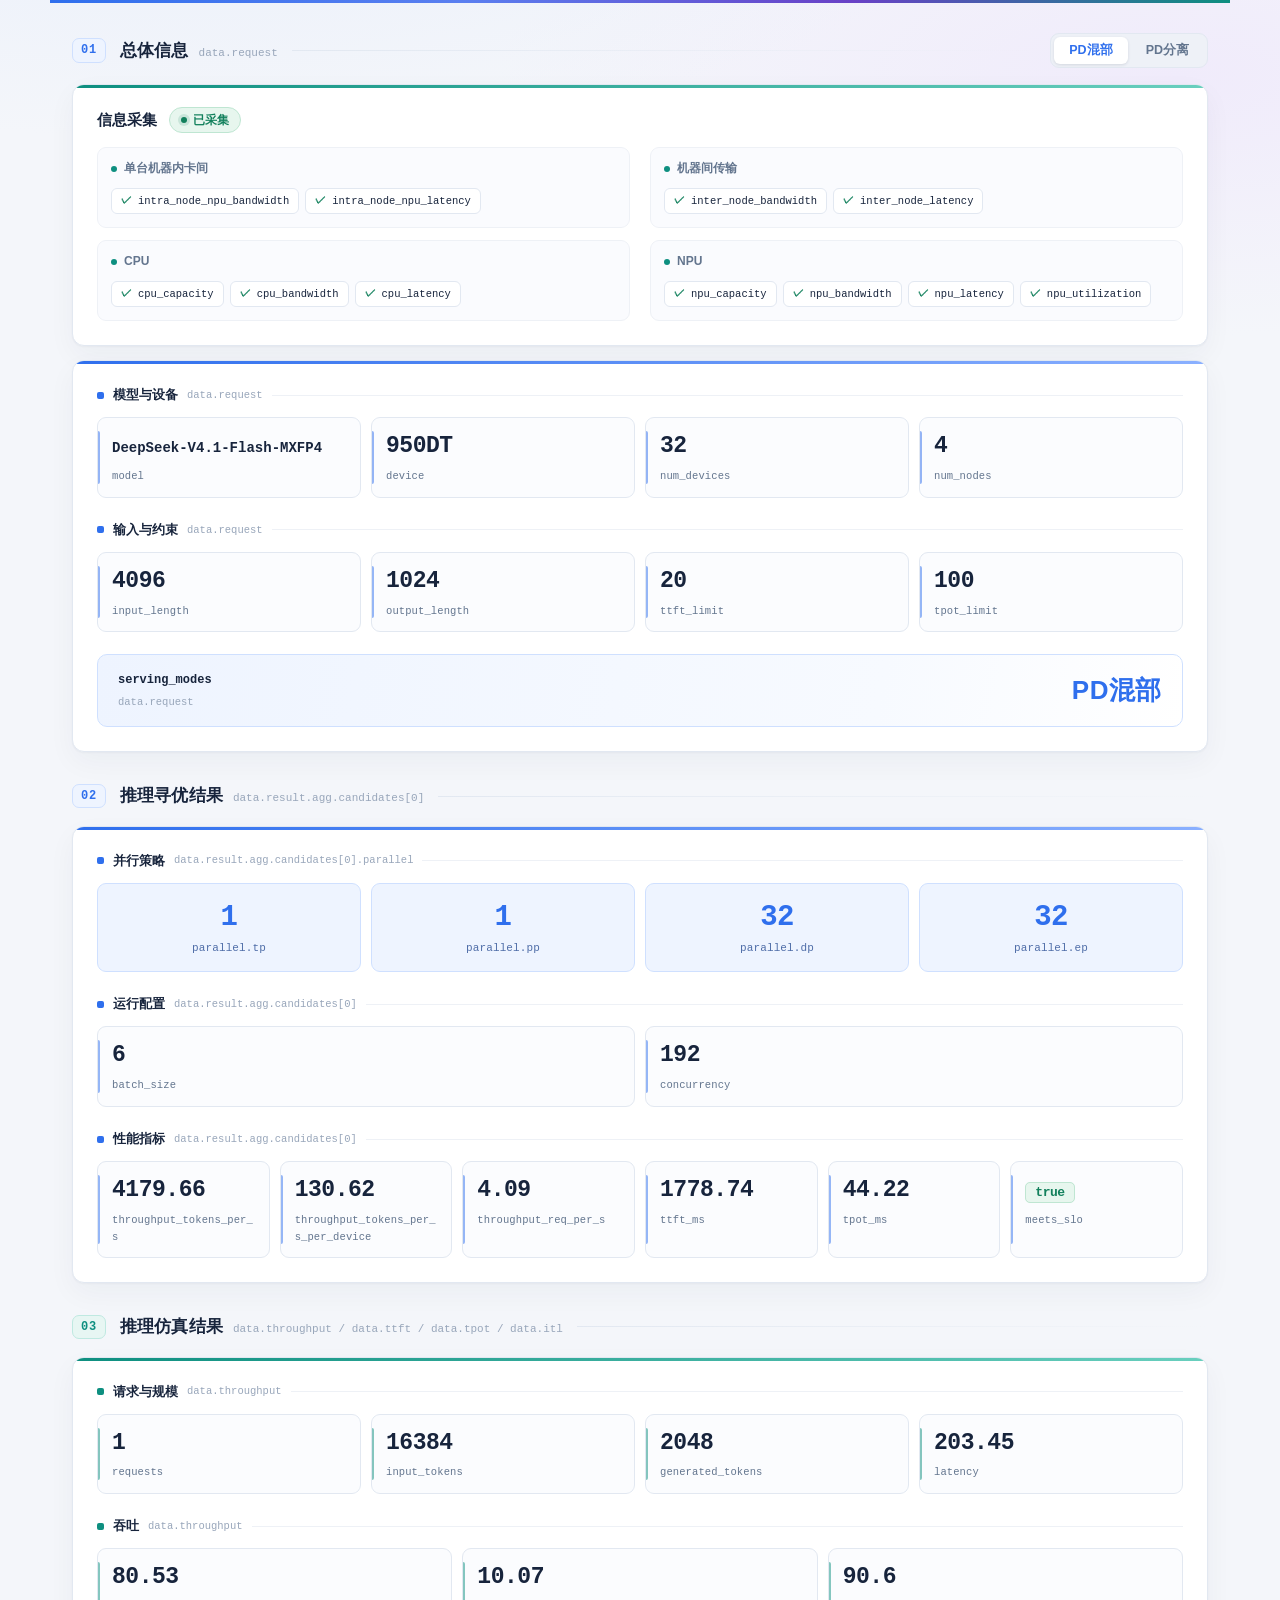
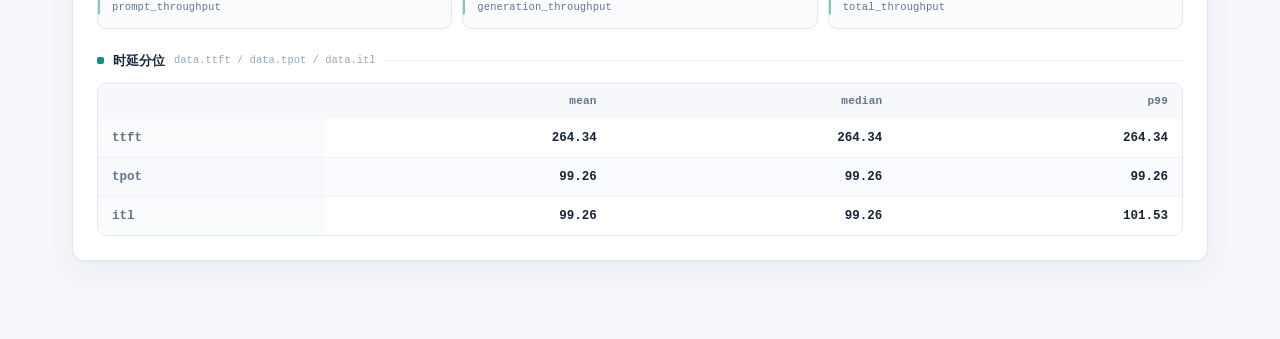
<file: ui-template/data/推理寻优与仿真结果界面.html>
<!DOCTYPE html>
<html lang="zh-CN">
<head>
<meta charset="UTF-8">
<meta name="viewport" content="width=device-width, initial-scale=1.0">
<title>推理寻优与仿真结果</title>
<style>
  :root{
    --bg:#f4f6fa; --panel:#ffffff; --border:#e2e8f1; --line:#eef1f6;
    --text:#17243c; --sub:#63758e; --faint:#98a6ba;
    --blue:#2f6fed; --blue-soft:#eef4ff; --blue-line:#cfe0ff;
    --purple:#6941c6; --purple-soft:#f3edfc; --purple-line:#ddd0f5;
    --teal:#0e8f80; --teal-soft:#e7f6f3; --teal-line:#bfe9e1;
    --green:#12805c; --green-soft:#e7f6ee; --green-line:#bfe6d2;
    --amber:#b45309; --amber-soft:#fff5e6;
    --mono:"SFMono-Regular",Consolas,"Liberation Mono",Menlo,monospace;
  }
  *{box-sizing:border-box;margin:0;padding:0;}
  body{
    font-family:"Inter","Microsoft YaHei","PingFang SC","Segoe UI",sans-serif;
    background:radial-gradient(1200px 420px at 15% -8%,#e9effb 0%,rgba(233,239,251,0) 70%),
               radial-gradient(1000px 380px at 92% 4%,#f0ebfb 0%,rgba(240,235,251,0) 68%),
               var(--bg);
    color:var(--text);font-size:14px;line-height:1.6;-webkit-font-smoothing:antialiased;
  }
  .wrap{max-width:1180px;margin:0 auto;padding:0 22px 64px;}
  .top-accent{height:3px;margin:0 -22px 4px;background:linear-gradient(90deg,var(--blue) 0%,#5a7ff0 35%,var(--purple) 68%,var(--teal) 100%);}

  /* ---------- 章节 ---------- */
  .section-head{display:flex;align-items:center;gap:14px;margin:30px 0 16px;}
  .sec-num{font-family:var(--mono);font-size:12px;font-weight:700;letter-spacing:.06em;
           color:var(--blue);background:var(--blue-soft);border:1px solid var(--blue-line);
           border-radius:7px;padding:4px 8px;line-height:1.2;}
  .sec-num.p{color:var(--purple);background:var(--purple-soft);border-color:var(--purple-line);}
  .sec-num.t{color:var(--teal);background:var(--teal-soft);border-color:var(--teal-line);}
  .sec-text{display:flex;align-items:baseline;gap:10px;white-space:nowrap;}
  .sec-title{font-size:17px;font-weight:700;letter-spacing:.01em;}
  .sec-sub{font-family:var(--mono);font-size:11px;color:var(--faint);}
  .sec-line{flex:1;height:1px;background:linear-gradient(90deg,var(--border),rgba(226,232,241,0));min-width:20px;}

  /* ---------- 形态切换 ---------- */
  .seg{display:flex;gap:3px;padding:3px;background:#eef1f7;border:1px solid var(--border);border-radius:9px;}
  .seg-btn{border:0;background:transparent;color:var(--sub);border-radius:6px;padding:5px 15px;
           font-size:12.5px;font-weight:600;cursor:pointer;transition:.18s;white-space:nowrap;}
  .seg-btn:hover{color:var(--text);}
  .seg-btn.active{background:#fff;color:var(--blue);box-shadow:0 1px 3px rgba(23,36,60,.12);}
  .seg-btn.disagg.active{color:var(--purple);}

  /* ---------- 卡片 ---------- */
  .card{position:relative;background:var(--panel);border:1px solid var(--border);border-radius:12px;
        padding:22px 24px 24px;margin-bottom:14px;overflow:hidden;
        box-shadow:0 1px 2px rgba(23,36,60,.035),0 10px 28px rgba(23,36,60,.045);}
  .card::before{content:"";position:absolute;inset:0 0 auto 0;height:3px;}
  .card.c-blue::before{background:linear-gradient(90deg,var(--blue),#8ab0ff);}
  .card.c-purple::before{background:linear-gradient(90deg,var(--purple),#a98ae6);}
  .card.c-teal::before{background:linear-gradient(90deg,var(--teal),#69cfbe);}

  /* ---------- 分组标题 ---------- */
  .group-head{display:flex;align-items:center;gap:9px;margin:22px 0 12px;}
  .card > .group-head:first-child{margin-top:2px;}
  .group-head .dot{width:7px;height:7px;border-radius:2px;background:var(--blue);flex:0 0 auto;}
  .group-head .t{font-size:12.5px;font-weight:700;color:var(--text);white-space:nowrap;}
  .group-head .p{font-family:var(--mono);font-size:10.5px;color:var(--faint);white-space:nowrap;}
  .group-head .rule{flex:1;height:1px;background:var(--line);}
  .group-head.purple .dot{background:var(--purple);}
  .group-head.teal .dot{background:var(--teal);}

  /* ---------- 字段方格块 ---------- */
  .stat-grid{display:grid;grid-template-columns:repeat(auto-fit,minmax(146px,1fr));gap:10px;}
  .stat{position:relative;background:#fbfcfe;border:1px solid var(--border);border-radius:9px;
        padding:14px 14px 12px;transition:transform .18s,box-shadow .18s,border-color .18s;}
  .stat::before{content:"";position:absolute;left:0;top:13px;bottom:13px;width:2px;
                border-radius:0 2px 2px 0;background:var(--blue);opacity:.5;}
  .stat:hover{transform:translateY(-2px);border-color:#c9d6ea;box-shadow:0 6px 16px rgba(23,36,60,.08);}
  .stat .v{font-family:var(--mono);font-size:23px;font-weight:700;letter-spacing:-.02em;
           line-height:1.25;word-break:break-all;color:var(--text);}
  .stat .v span.txt{font-size:14px;letter-spacing:0;display:inline-block;padding:5px 0 3px;}
  .stat .l{font-family:var(--mono);font-size:10.5px;color:var(--sub);margin-top:7px;
           word-break:break-all;letter-spacing:.01em;}
  .stat.purple::before{background:var(--purple);}
  .stat.teal::before{background:var(--teal);}

  /* 关键策略：主色填充、大数字 */
  .stat-grid.tight{grid-template-columns:repeat(4,minmax(0,1fr));gap:10px;}
  .stat.key{background:var(--blue-soft);border-color:var(--blue-line);padding:16px 10px 14px;text-align:center;}
  .stat.key::before{display:none;}
  .stat.key .v{color:var(--blue);font-size:29px;}
  .stat.key .l{color:#4f6da8;font-size:11px;margin-top:4px;}
  .stat.key.purple{background:var(--purple-soft);border-color:var(--purple-line);}
  .stat.key.purple .v{color:var(--purple);}
  .stat.key.purple .l{color:#6d5a9c;}

  .bool{font-family:var(--mono);font-size:13px;font-weight:700;border-radius:5px;padding:2px 9px;}
  .bool.yes{color:var(--green);background:var(--green-soft);border:1px solid var(--green-line);}
  .bool.no{color:#b42318;background:#fdeceb;border:1px solid #f6cfcb;}
  .null-pill{font-family:var(--mono);font-size:11px;color:var(--faint);background:#f1f4f8;
             border:1px solid #e6ebf2;border-radius:5px;padding:2px 8px;}

  /* ---------- 部署形态横幅 ---------- */
  .mode-banner{display:flex;align-items:center;gap:18px;margin-top:22px;padding:16px 20px;
    border:1px solid var(--blue-line);border-radius:10px;
    background:linear-gradient(100deg,var(--blue-soft) 0%,#f7faff 72%,#fff 100%);}
  .mode-banner.purple{border-color:var(--purple-line);
    background:linear-gradient(100deg,var(--purple-soft) 0%,#faf7ff 72%,#fff 100%);}
  .mb-left{display:flex;flex-direction:column;gap:3px;min-width:150px;}
  .mb-field{font-family:var(--mono);font-size:12px;font-weight:700;color:var(--text);}
  .mb-path{font-family:var(--mono);font-size:10.5px;color:var(--faint);}
  .mb-value{font-size:26px;font-weight:800;letter-spacing:.02em;color:var(--blue);line-height:1.2;margin-left:auto;}
  .mode-banner.purple .mb-value{color:var(--purple);}

  /* ---------- 信息采集 ---------- */
  .collect-head{display:flex;align-items:center;gap:12px;margin-bottom:14px;}
  .collect-title{font-size:15px;font-weight:700;}
  .status-pill{display:inline-flex;align-items:center;gap:6px;color:var(--green);
    background:var(--green-soft);border:1px solid var(--green-line);border-radius:20px;
    padding:3px 11px;font-size:11.5px;font-weight:700;}
  .status-pill .pulse{width:6px;height:6px;border-radius:50%;background:var(--green);
    box-shadow:0 0 0 3px rgba(18,128,92,.14);}
  .collect-groups{display:grid;grid-template-columns:1fr 1fr;gap:12px 20px;}
  .collect-group{background:#fafbfe;border:1px solid var(--line);border-radius:9px;padding:11px 13px 13px;}
  .cg-title{font-size:12px;font-weight:700;color:var(--sub);margin-bottom:9px;
    display:flex;align-items:center;gap:7px;}
  .cg-title::before{content:"";width:6px;height:6px;border-radius:50%;background:var(--teal);}
  .cg-items{display:flex;flex-wrap:wrap;gap:6px;}
  .cg-item{display:inline-flex;align-items:center;gap:6px;background:#fff;border:1px solid var(--border);
    border-radius:6px;padding:4px 9px;font-family:var(--mono);font-size:10.5px;color:var(--text);}
  .cg-item .tick{color:var(--green);font-size:11px;font-weight:700;line-height:1;}

  /* ---------- PD 分离子卡 ---------- */
  .sub-grid{display:grid;grid-template-columns:1fr 1fr;gap:14px;}
  .sub{border:1px solid var(--border);border-radius:10px;padding:14px 16px 18px;
       background:linear-gradient(180deg,#fbfcff,#fff 55%);}
  .sub-head{display:flex;align-items:center;gap:9px;margin-bottom:4px;}
  .badge{font-family:var(--mono);font-size:11px;font-weight:700;border-radius:5px;padding:2px 9px;}
  .badge.p{color:var(--blue);background:var(--blue-soft);border:1px solid var(--blue-line);}
  .badge.d{color:var(--purple);background:var(--purple-soft);border:1px solid var(--purple-line);}
  .sub-head .path{font-family:var(--mono);font-size:10px;color:var(--faint);}
  .sub .group-head{margin:16px 0 10px;}
  .sub .stat-grid{grid-template-columns:repeat(auto-fit,minmax(104px,1fr));gap:8px;}
  .sub .stat{padding:11px 9px 9px;}
  .sub .stat .v{font-size:18px;}
  .sub .stat .v span.txt{font-size:12px;padding:3px 0 2px;}
  .sub .stat .l{font-size:9.5px;margin-top:5px;}
  .sub .stat-grid.tight{grid-template-columns:repeat(4,minmax(0,1fr));gap:6px;}
  .sub .stat.key{padding:12px 5px 10px;}
  .sub .stat.key .v{font-size:22px;}
  .sub .stat.key .l{font-size:9.5px;}

  /* ---------- 表格 ---------- */
  .table-wrap{border:1px solid var(--border);border-radius:9px;overflow:hidden;}
  table.kv{width:100%;border-collapse:separate;border-spacing:0;font-size:12.5px;}
  table.kv th,table.kv td{padding:9px 14px;text-align:left;vertical-align:middle;
    border-bottom:1px solid var(--line);}
  table.kv tr:last-child th,table.kv tr:last-child td{border-bottom:0;}
  table.kv thead th{background:#f6f8fc;color:var(--sub);font-weight:700;font-family:var(--mono);
    font-size:11px;letter-spacing:.02em;border-bottom:1px solid var(--border);white-space:nowrap;}
  table.kv thead th:not(:first-child){text-align:right;}
  table.kv tbody tr:nth-child(even){background:#fafbfe;}
  table.kv tbody tr:hover{background:#f3f7ff;}
  table.kv td{font-family:var(--mono);color:var(--text);}
  table.kv td.k{color:var(--sub);font-weight:600;background:rgba(246,248,252,.55);}
  table.kv td.num{text-align:right;font-weight:600;}
  table.kv td .null-pill{font-weight:400;}

  @media(max-width:860px){
    .wrap{padding:0 14px 44px;} .top-accent{margin:0 -14px 4px;}
    .card{padding:18px 16px 20px;}
    .section-head{flex-wrap:wrap;gap:10px;margin:24px 0 12px;}
    .sec-line{display:none;} .seg{margin-left:auto;}
    .sec-text{flex-wrap:wrap;gap:6px;}
    .stat-grid{grid-template-columns:repeat(auto-fit,minmax(120px,1fr));}
    .sub-grid,.collect-groups{grid-template-columns:1fr;}
    .mode-banner{flex-wrap:wrap;gap:10px;}
  }
  @media(max-width:520px){
    .stat-grid.tight,.sub .stat-grid.tight{grid-template-columns:repeat(2,minmax(0,1fr));}
    .mb-value{font-size:22px;}
  }
</style>
</head>
<body>
<div class="wrap">
  <div class="top-accent"></div>

  <div class="section-head">
    <span class="sec-num">01</span>
    <div class="sec-text"><span class="sec-title">总体信息</span><span class="sec-sub">data.request</span></div>
    <span class="sec-line"></span>
    <span class="seg" id="modeSwitch"></span>
  </div>
  <div id="overall"></div>

  <div class="section-head">
    <span class="sec-num" id="secNumOpt">02</span>
    <div class="sec-text"><span class="sec-title">推理寻优结果</span><span class="sec-sub" id="optPath"></span></div>
    <span class="sec-line"></span>
  </div>
  <div id="optimize"></div>

  <div class="section-head">
    <span class="sec-num t">03</span>
    <div class="sec-text"><span class="sec-title">推理仿真结果</span><span class="sec-sub">data.throughput / data.ttft / data.tpot / data.itl</span></div>
    <span class="sec-line"></span>
  </div>
  <div id="simulate"></div>

</div>

<script>
/* ====== 接口响应原文（推理调优工具链 V1.0.0 接口文档「返回值」示例）====== */

/* 寻优：内层 code=0，serving_modes=0（PD 混部 agg） */
const OPT_AGG = {
  "code": 0, "status": "success", "message": "寻优任务完成",
  "common": { "infer_strategy_npu": {
    "code": 0, "status": "success", "message": "寻优策略任务完成，已找到结果",
    "data": {
      "request": {
        "model": "DeepSeek-V4.1-Flash-MXFP4", "device": "950DT", "num_devices": "32", "num_nodes": "4",
        "input_length": "4096", "output_length": "1024", "ttft_limit": "20", "tpot_limit": "100",
        "serving_modes": "2", 
      },
      "result": {
        "agg": { "candidates": [{
          "throughput_tokens_per_s": 4179.66, "throughput_tokens_per_s_per_device": 130.62,
          "throughput_req_per_s": 4.09, "ttft_ms": 1778.74, "tpot_ms": 44.22, "meets_slo": true,
          "concurrency": 192, "batch_size": 6, "num_devices": 32,
          "parallel": { "tp": 1, "pp": 1, "dp": 32, "ep": 32 }
        }] },
        "disagg": {}
      }
    }
  }}
};

/* 寻优：内层 code=0，serving_modes=1（PD 分离 disagg） */
const OPT_DISAGG = {
  "code": 0, "status": "success", "message": "寻优任务完成",
  "common": { "infer_strategy_npu": {
    "code": 0, "status": "success", "message": "寻优策略任务完成，已找到结果",
    "data": {
      "created_at": "2026-11-04T09:06:16+08:00",
      "started_at": "2026-11-04T09:06:16+08:00",
      "finished_at": "2026-11-04T09:10:12+08:00",
      "request": {
        "model": "DeepSeek-V4.1-Flash-MXFP4", "device": "950DT", "num_devices": "32", "num_nodes": "4",
        "input_length": "4096", "output_length": "1024", "ttft_limit": "20", "tpot_limit": "100",
        "serving_modes": "2", 
      },
      "result": {
        "agg": {},
        "disagg": { "candidates": [{
          "prefill": {
            "instances": 1, "devices_per_instance": 8, "devices_total": 8,
            "parallel": { "tp": 8, "pp": 1, "dp": 1, "ep": 8 },
            "batch_size": 193, "concurrency": 193, "ttft_ms": 600.79, "tpot_ms": null,
            "tokens_per_s_per_instance": 27203.85, "tokens_per_s_per_device": 3400.48,
            "tokens_per_s_cluster": 27203.86
          },
          "decode": {
            "instances": 3, "devices_per_instance": 8, "devices_total": 24,
            "parallel": { "tp": 2, "pp": 1, "dp": 4, "ep": 8 },
            "batch_size": 6, "concurrency": 24, "ttft_ms": null, "tpot_ms": 67.10,
            "tokens_per_s_per_instance": 357.67, "tokens_per_s_per_device": 44.71,
            "tokens_per_s_cluster": 1073.01
          }
        }] }
      }
    }
  }}
};

/* 仿真：外层 code=0，内层 code=0，仿真成功 */
const SIM_SUCCESS = {
  "code": 0, "status": "success", "message": "推理仿真任务执行成功",
  "common": { "infer_simulate": {
    "code": 0, "status": "success", "message": "推理仿真任务执行成功",
    "data": {
      "throughput": {
        "requests": 1, "latency": 203.45, "input_tokens": 16384, "generated_tokens": 2048,
        "prompt_throughput": 80.53, "generation_throughput": 10.07, "total_throughput": 90.60
      },
      "ttft": { "mean": 264.34, "median": 264.34, "p99": 264.34 },
      "tpot": { "mean": 99.26, "median": 99.26, "p99": 99.26 },
      "itl":  { "mean": 99.26, "median": 99.26, "p99": 101.53 }
    }
  }}
};

/* ====== 信息采集模块 ======
   接口文档「前置说明」：单台机器内卡间的带宽和延迟、机器间传输的带宽和延迟、
   CPU 传输的带宽和延迟、CPU 和 NPU 的容量及传输带宽和延迟。
   只列出被采集的机器信息项，不展示采集数值。 */
const COLLECT = [
  ["单台机器内卡间", [
    "intra_node_npu_bandwidth", "intra_node_npu_latency"
  ]],
  ["机器间传输", [
    "inter_node_bandwidth", "inter_node_latency"
  ]],
  ["CPU", [
    "cpu_capacity", "cpu_bandwidth", "cpu_latency"
  ]],
  ["NPU", [
    "npu_capacity", "npu_bandwidth", "npu_latency", "npu_utilization"
  ]]
];

/* ====== 通用工具 ====== */
const esc = s => String(s).replace(/&/g,"&amp;").replace(/</g,"&lt;").replace(/>/g,"&gt;");
const opt = o => o.common.infer_strategy_npu;
const sim = o => o.common.infer_simulate;
const isObj = v => v !== null && typeof v === "object" && !Array.isArray(v);
/* 把嵌套对象展开成 字段名路径 → 值，保证页面上只出现接口返回中的字段 */
const flat = (obj,prefix="") => Object.entries(obj).flatMap(([k,v]) =>
  isObj(v) ? flat(v,prefix+k+".") : [[prefix+k,v]]);
const val = v => (v === null || v === undefined)
  ? '<span class="null-pill">null</span>' : esc(v);

const block = ([k,v],cls="") => {
  const inner = (v === true || v === false)
    ? `<span class="bool ${v?"yes":"no"}">${v}</span>`
    : (v === null || v === undefined)
      ? '<span class="null-pill">null</span>'
      : `<span class="${String(v).length>18?"txt":""}">${esc(v)}</span>`;
  return `<div class="stat ${cls}"><div class="v">${inner}</div><div class="l">${esc(k)}</div></div>`;
};
const grid = (pairs,cls="",extra="") => `<div class="stat-grid ${extra}">${pairs.map(p=>block(p,cls)).join("")}</div>`;
const groupHead = (title,path,tone="") => `<div class="group-head ${tone}"><span class="dot"></span><span class="t">${title}</span><span class="p">${esc(path)}</span><span class="rule"></span></div>`;
/* 按分组定义抽取字段，剩余字段兜底为「其他」，保证不漏字段 */
const groupsOf = (pairs,defs) => {
  const used = new Set();
  const out = defs.map(([title,path,keys]) => {
    const sel = keys.map(k=>pairs.find(([n])=>n===k)).filter(Boolean);
    sel.forEach(([n])=>used.add(n));
    return [title,path,sel];
  });
  const rest = pairs.filter(([n])=>!used.has(n));
  if(rest.length) out.push(["其他","",rest]);
  return out.filter(g=>g[2].length);
};

/* 关键策略字段：tp / pp / dp / ep 及实例配置前置展示 */
const KEY = ["parallel.tp","parallel.pp","parallel.dp","parallel.ep",
             "instances","devices_per_instance","devices_total","batch_size","concurrency"];
const pick = (pairs,keys) => keys.map(k=>pairs.find(([n])=>n===k)).filter(Boolean);

/* 部署形态：内部沿用接口字段名 agg / disagg，界面显示中文形态名 */
const MODE_LABEL = { agg:"PD混部", disagg:"PD分离" };
const OPT = { agg: OPT_AGG, disagg: OPT_DISAGG };
let MODE = "agg";

/* 总体信息字段：request 全字段；serving_modes 的值替换为中文形态名 */
const overallPairs = () => Object.entries(opt(OPT[MODE]).data.request)
  .map(([k,v]) => [k, k === "serving_modes" ? MODE_LABEL[MODE] : v]);
/* 结果字段名若与总体信息字段名重复，则删除（信息采集字段名也纳入比对） */
const isDup = k => new Set([
  ...overallPairs().map(([f])=>f),
  ...COLLECT.flatMap(([,items])=>items)
]).has(k.split(".").pop());
const dedup = pairs => pairs.filter(([k])=>!isDup(k));

function renderModeSwitch(){
  document.getElementById("modeSwitch").innerHTML = ["agg","disagg"].map(m =>
    `<button type="button" class="seg-btn ${m} ${m===MODE?"active":""}" data-mode="${m}">${MODE_LABEL[m]}</button>`).join("");
}

/* ====== 一、总体信息 ====== */
const OVERALL_GROUPS = [
  ["模型与设备","data.request",["model","device","num_devices","num_nodes"]],
  ["输入与约束","data.request",["input_length","output_length","ttft_limit","tpot_limit"]]
];
function renderOverall(){
  const pairs = overallPairs().filter(([k])=>k!=="serving_modes");
  document.getElementById("overall").innerHTML = `
    <div class="card c-teal">
      <div class="collect-head">
        <span class="collect-title">信息采集</span>
        <span class="status-pill"><span class="pulse"></span>已采集</span>
      </div>
      <div class="collect-groups">
        ${COLLECT.map(([g,items])=>`<div class="collect-group"><div class="cg-title">${esc(g)}</div><div class="cg-items">${items.map(k=>`<span class="cg-item"><span class="tick">✓</span>${esc(k)}</span>`).join("")}</div></div>`).join("")}
      </div>
    </div>
    <div class="card c-blue">
      ${groupsOf(pairs,OVERALL_GROUPS).map(([t,p,ps])=>groupHead(t,p)+grid(ps)).join("")}
      <div class="mode-banner ${MODE==="disagg"?"purple":""}">
        <div class="mb-left"><span class="mb-field">serving_modes</span><span class="mb-path">data.request</span></div>
        <div class="mb-value">${MODE_LABEL[MODE]}</div>
      </div>
    </div>`;
}

/* ====== 二、寻优结果 ====== */
function renderOptimize(){
  const d = opt(OPT[MODE]).data;
  const c = d.result[MODE].candidates[0];
  document.getElementById("optPath").innerHTML = `data.result.${MODE}.candidates[0]`;
  let body, cls;
  if(MODE === "agg"){
    cls = "c-blue";
    const all = dedup(flat(c));
    const keys = KEY.filter(k=>all.some(([n])=>n===k));
    const par = pick(all,keys).filter(([k])=>k.startsWith("parallel."));
    const cfg = pick(all,keys).filter(([k])=>!k.startsWith("parallel."));
    const perf = all.filter(([k])=>!keys.includes(k));
    body = `
      ${groupHead("并行策略","data.result.agg.candidates[0].parallel")}
      ${grid(par,"key","tight")}
      ${groupHead("运行配置","data.result.agg.candidates[0]")}
      ${grid(cfg)}
      ${groupHead("性能指标","data.result.agg.candidates[0]")}
      ${grid(perf)}`;
  }else{
    cls = "c-purple";
    const pf = dedup(flat(c.prefill));
    const dc = dedup(flat(c.decode));
    const keys = KEY.filter(k=>pf.some(([n])=>n===k) && dc.some(([n])=>n===k));
    const parKeys = keys.filter(k=>k.startsWith("parallel."));
    const cfgKeys = keys.filter(k=>!k.startsWith("parallel."));
    const dcMap = Object.fromEntries(dc);
    const perf = pf.filter(([k])=>!keys.includes(k));
    const side = (name,pairs,badge,tone) => `
      <div class="sub">
        <div class="sub-head"><span class="badge ${badge}">${name}</span><span class="path">data.result.disagg.candidates[0].${name}</span></div>
        ${groupHead("并行策略","parallel",tone)}
        ${grid(pick(pairs,parKeys),"key purple","tight")}
        ${groupHead("实例配置","",tone)}
        ${grid(pick(pairs,cfgKeys),"purple")}
      </div>`;
    body = `
      <div class="sub-grid">${side("prefill",pf,"p","purple")}${side("decode",dc,"d","purple")}</div>
      ${groupHead("性能指标","data.result.disagg.candidates[0]","purple")}
      <div class="table-wrap"><table class="kv">
        <thead><tr><th></th><th>prefill</th><th>decode</th></tr></thead>
        <tbody>${perf.map(([k,v])=>`<tr><td class="k">${esc(k)}</td><td class="num">${val(v)}</td><td class="num">${val(dcMap[k])}</td></tr>`).join("")}</tbody>
      </table></div>`;
  }
  document.getElementById("optimize").innerHTML = `<div class="card ${cls}">${body}</div>`;
}

/* ====== 三、仿真结果 ====== */
function renderSimulate(){
  const d = sim(SIM_SUCCESS).data;
  const tp = dedup(Object.entries(d.throughput));
  const scaleKeys = ["requests","input_tokens","generated_tokens","latency"];
  const scale = pick(tp,scaleKeys);
  const tput = tp.filter(([k])=>!scaleKeys.includes(k));
  const groups = [["ttft",d.ttft],["tpot",d.tpot],["itl",d.itl]].filter(([g])=>!isDup(g));
  const cols = ["mean","median","p99"].filter(c=>!isDup(c));

  document.getElementById("simulate").innerHTML = `
    <div class="card c-teal">
      ${groupHead("请求与规模","data.throughput","teal")}
      ${grid(scale,"teal")}
      ${groupHead("吞吐","data.throughput","teal")}
      ${grid(tput,"teal")}
      ${groupHead("时延分位","data.ttft / data.tpot / data.itl","teal")}
      <div class="table-wrap"><table class="kv">
        <thead><tr><th></th>${cols.map(c=>`<th>${c}</th>`).join("")}</tr></thead>
        <tbody>${groups.map(([name,g])=>`<tr><td class="k">${name}</td>${cols.map(c=>`<td class="num">${val(g[c])}</td>`).join("")}</tr>`).join("")}</tbody>
      </table></div>
    </div>`;
}

function renderAll(){
  renderModeSwitch();
  renderOverall();
  renderOptimize();
  renderSimulate();
  const num = document.getElementById("secNumOpt");
  if(num) num.className = "sec-num " + (MODE==="disagg" ? "p" : "");
}
document.getElementById("modeSwitch").addEventListener("click", e=>{
  const btn = e.target.closest("[data-mode]");
  if(!btn) return;
  MODE = btn.dataset.mode;
  renderAll();
});
renderAll();
</script>
</body>
</html>
</file>
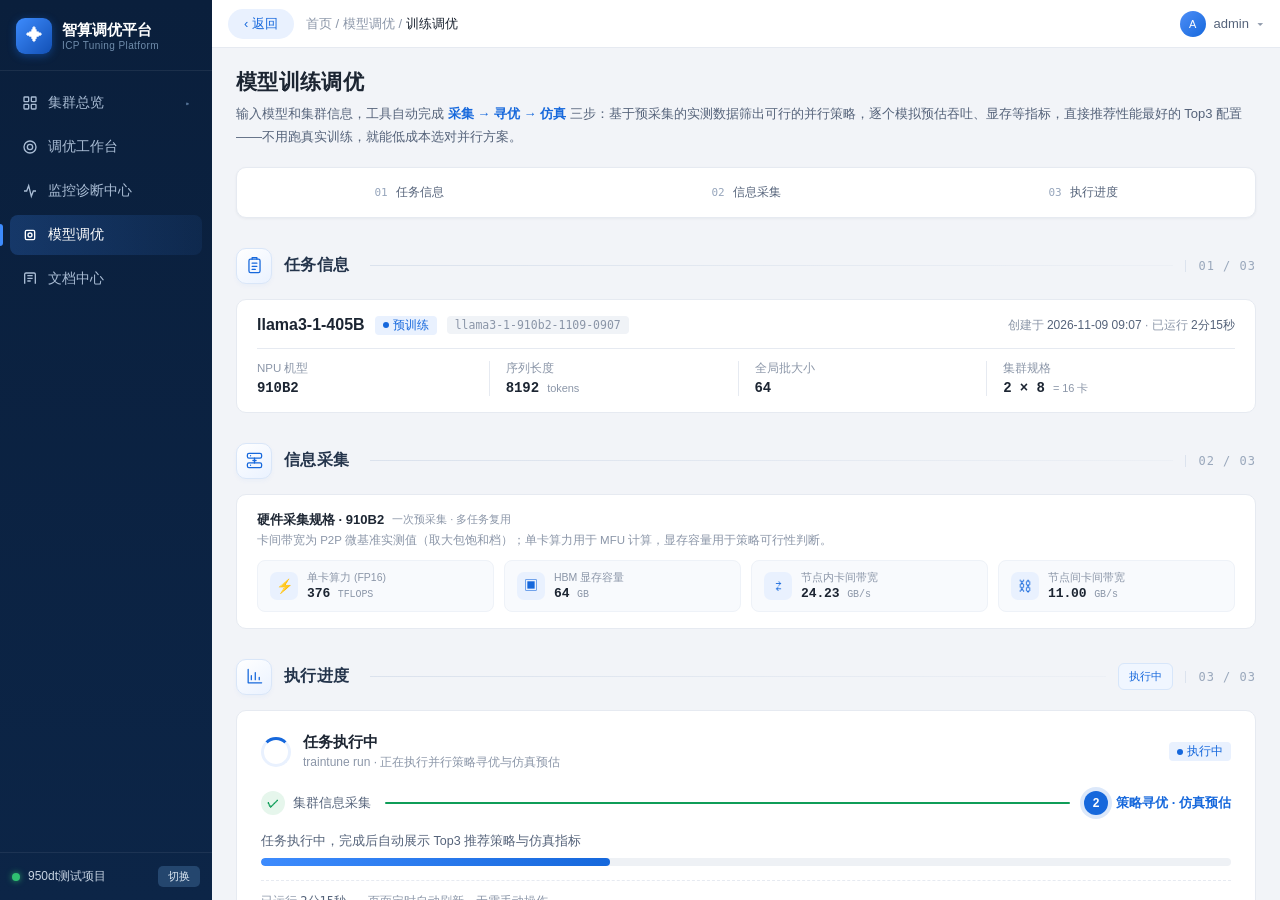
<file: ui-template/data/模型调优页面-训练调优-v2执行中.html>
<!DOCTYPE html>
<html lang="zh-CN">

<head>
    <meta charset="UTF-8">
    <meta name="viewport" content="width=device-width, initial-scale=1.0">
    <title>智算调优平台 · 模型调优（训练调优）执行中</title>
    <style>
        :root {
            --sidebar-bg: #0a1f3c;
            --sidebar-hover: #14304c;
            --primary: #1668dc;
            --primary-dark: #0e56c0;
            --primary-2: #3d8bfd;
            --bg: #f2f4f8;
            --card: #ffffff;
            --border: #e6eaf1;
            --border-dark: #d6dce6;
            --text: #1c2532;
            --text-2: #55637a;
            --text-3: #8b96a8;
            --green: #0f9d58;
            --green-bg: #e6f6ec;
            --orange: #e8890c;
            --orange-bg: #fdf3e3;
            --red: #e1463e;
            --red-bg: #fdecea;
            --blue-bg: #e9f1fe;
            --radius: 10px;
            --shadow: 0 1px 3px rgba(28, 37, 50, .05);
        }

        * {
            margin: 0;
            padding: 0;
            box-sizing: border-box;
        }

        /* 6. 字体优化：正文/数字分层、抗锯齿、表格数字等宽对齐 */
        body {
            font-family: "PingFang SC", "Microsoft YaHei", "Helvetica Neue", "Segoe UI", Arial, sans-serif;
            background: var(--bg);
            color: var(--text);
            font-size: 14px;
            -webkit-font-smoothing: antialiased;
            text-rendering: optimizeLegibility;
        }

        .num,
        .ov-cell .v,
        .dim .v,
        .mi .v,
        .cs-val,
        .sc-tput .v,
        .hw-item .v {
            font-family: "SF Mono", Consolas, "Courier New", monospace;
            font-variant-numeric: tabular-nums;
            letter-spacing: -.1px;
        }

        .layout {
            display: flex;
            height: 100vh;
            overflow: hidden;
        }

        /* ============ 左侧导航（平台现状复刻） ============ */
        .sidebar {
            width: 212px;
            background: linear-gradient(180deg, #0a1f3c 0%, #0c2547 100%);
            color: #c6d3e2;
            display: flex;
            flex-direction: column;
            flex-shrink: 0;
        }

        .logo {
            display: flex;
            align-items: center;
            gap: 10px;
            padding: 18px 16px 16px;
            border-bottom: 1px solid rgba(255, 255, 255, .07);
        }

        .logo-icon {
            width: 36px;
            height: 36px;
            border-radius: 9px;
            background: linear-gradient(135deg, #3d8bfd, #1250b5);
            display: flex;
            align-items: center;
            justify-content: center;
            color: #fff;
            font-size: 17px;
            box-shadow: 0 2px 8px rgba(22, 104, 220, .45);
        }

        .logo-name {
            font-size: 15px;
            font-weight: 600;
            color: #fff;
            line-height: 1.25;
        }

        .logo-sub {
            font-size: 10px;
            color: #6f8cab;
            letter-spacing: .4px;
        }

        .menu {
            flex: 1;
            padding: 12px 10px;
        }

        .menu-item {
            display: flex;
            align-items: center;
            gap: 10px;
            padding: 11px 12px;
            border-radius: 8px;
            cursor: pointer;
            font-size: 13.5px;
            margin-bottom: 4px;
            color: #a9bcd4;
            position: relative;
            transition: all .15s;
        }

        .menu-item svg {
            width: 16px;
            height: 16px;
            flex-shrink: 0;
        }

        .menu-item:hover {
            background: var(--sidebar-hover);
            color: #e6eef7;
        }

        .menu-item.active {
            background: linear-gradient(90deg, rgba(61, 139, 253, .22), rgba(61, 139, 253, .08));
            color: #fff;
            font-weight: 500;
        }

        .menu-item.active::before {
            content: "";
            position: absolute;
            left: -10px;
            top: 9px;
            bottom: 9px;
            width: 3px;
            border-radius: 0 3px 3px 0;
            background: var(--primary-2);
        }

        .menu-item .arrow {
            margin-left: auto;
            font-size: 10px;
            color: #5f7ea3;
        }

        .space-bar {
            padding: 13px 12px;
            border-top: 1px solid rgba(255, 255, 255, .07);
            display: flex;
            align-items: center;
            gap: 8px;
        }

        .space-dot {
            width: 8px;
            height: 8px;
            border-radius: 50%;
            background: #2fbf71;
            flex-shrink: 0;
            box-shadow: 0 0 6px rgba(47, 191, 113, .8);
        }

        .space-name {
            font-size: 12px;
            color: #c6d3e2;
            flex: 1;
            white-space: nowrap;
            overflow: hidden;
            text-overflow: ellipsis;
        }

        .space-btn {
            background: #24466e;
            color: #dce7f2;
            border: none;
            border-radius: 5px;
            font-size: 11px;
            padding: 3px 10px;
            cursor: pointer;
        }

        /* ============ 顶栏 ============ */
        .main {
            flex: 1;
            display: flex;
            flex-direction: column;
            min-width: 0;
        }

        .topbar {
            height: 48px;
            background: #fff;
            border-bottom: 1px solid var(--border);
            display: flex;
            align-items: center;
            padding: 0 16px;
            gap: 12px;
            flex-shrink: 0;
        }

        .btn-back {
            display: flex;
            align-items: center;
            gap: 6px;
            background: var(--blue-bg);
            color: var(--primary);
            border: none;
            border-radius: 17px;
            padding: 6px 16px;
            font-size: 13px;
            cursor: pointer;
        }

        .crumb {
            font-size: 13px;
            color: var(--text-3);
        }

        .crumb b {
            color: var(--text);
            font-weight: 500;
        }

        .topbar-right {
            margin-left: auto;
            display: flex;
            align-items: center;
            gap: 8px;
            font-size: 13px;
            color: var(--text-2);
        }

        .avatar {
            width: 26px;
            height: 26px;
            border-radius: 50%;
            background: linear-gradient(135deg, #4d8ef7, #1668dc);
            color: #fff;
            display: flex;
            align-items: center;
            justify-content: center;
            font-size: 11px;
        }

        /* ============ 页面主体 ============ */
        .content {
            flex: 1;
            overflow-y: auto;
            padding: 20px 24px 36px;
        }

        .page-head {
            margin-bottom: 18px;
        }

        .page-head h1 {
            font-size: 21px;
            font-weight: 700;
            letter-spacing: .3px;
        }

        .page-head p {
            font-size: 13px;
            color: var(--text-2);
            margin-top: 7px;
            line-height: 1.75;
        }

        .page-head p b {
            color: var(--primary);
            font-weight: 600;
        }

        .card {
            background: var(--card);
            border: 1px solid var(--border);
            border-radius: var(--radius);
            box-shadow: var(--shadow);
        }

        /* ============ 7. 区块顺序连接条（编号 + 标题 + 向下箭头） ============ */
        .sec-conn {
            display: flex;
            align-items: center;
            gap: 12px;
            min-height: 46px;
            margin: 25px 0 10px;
        }

        .sec-conn:first-child {
            margin-top: 2px;
        }

        .sec-icon {
            display: flex;
            align-items: center;
            justify-content: center;
            width: 36px;
            height: 36px;
            flex-shrink: 0;
            border: 1px solid #d9e6f8;
            border-radius: 10px;
            color: var(--primary);
            background: linear-gradient(145deg, #fff 0%, #eaf2ff 100%);
            box-shadow: 0 2px 5px rgba(22, 104, 220, .04);
        }

        .sec-icon svg {
            width: 19px;
            height: 19px;
        }

        .sec-heading {
            margin: 0;
            font-size: 16px;
            font-weight: 600;
            line-height: 1.4;
            letter-spacing: .4px;
            color: #24344b;
        }

        .sec-rule {
            flex: 1;
            min-width: 12px;
            height: 1px;
            margin-left: 8px;
            background: linear-gradient(90deg, #dbe2ed, rgba(219, 226, 237, .25));
        }

        .sec-extra {
            display: inline-flex;
            align-items: center;
            gap: 5px;
            padding: 5px 10px;
            border: 1px solid #e3e9f2;
            border-radius: 6px;
            background: #f6f8fb;
            font-size: 11px;
            color: var(--text-2);
            white-space: nowrap;
        }

        .sec-extra b {
            font-weight: 500;
        }

        .sec-extra.ok {
            border-color: #dcece5;
            background: #f4faf7;
        }

        .sec-extra.ok b {
            color: #16815a;
        }

        .sec-extra.info {
            border-color: #d7e6fa;
            background: #f0f6ff;
        }

        .sec-extra.info b {
            color: var(--primary);
        }

        .sec-extra.danger {
            border-color: #f3cfcb;
            background: #fdf1f0;
        }

        .sec-extra.danger b {
            color: var(--red);
        }

        .sec-index {
            padding-left: 12px;
            border-left: 1px solid #dce3ee;
            color: #9aa8bc;
            font: 500 12px/1 "SF Mono", Consolas, monospace;
            letter-spacing: 1px;
        }

        /* 章节导航 */
        .section-nav {
            display: flex;
            align-items: center;
            gap: 5px;
            padding: 6px;
            margin-bottom: 18px;
            border: 1px solid var(--border);
            border-radius: 10px;
            background: #fff;
            box-shadow: var(--shadow);
            overflow-x: auto;
        }

        .section-nav a {
            flex: 1;
            display: flex;
            align-items: center;
            justify-content: center;
            gap: 8px;
            padding: 10px 12px;
            border-radius: 7px;
            color: var(--text-2);
            font-size: 12px;
            text-decoration: none;
            white-space: nowrap;
            transition: background .15s, color .15s;
        }

        .section-nav a span {
            font: 11px Consolas, monospace;
            color: #97a6bc;
        }

        .section-nav a:hover,
        .section-nav a:focus-visible {
            background: #edf4ff;
            color: var(--primary);
        }

        .section-nav a:focus-visible {
            outline: 2px solid #91baff;
            outline-offset: -2px;
        }

        .sec-conn {
            scroll-margin-top: 18px;
        }

        @media (max-width: 760px) {
            .sec-conn {
                gap: 9px;
            }

            .sec-heading {
                font-size: 14px;
                letter-spacing: 0;
            }

            .sec-extra {
                font-size: 10px;
                padding: 4px 6px;
            }

            .sec-index {
                display: none;
            }
        }

        /* 状态标签 */
        .tag {
            display: inline-flex;
            align-items: center;
            gap: 4px;
            font-size: 11.5px;
            border-radius: 4px;
            padding: 2px 8px;
            font-weight: 500;
            flex-shrink: 0;
        }

        .tag::before {
            content: "";
            width: 6px;
            height: 6px;
            border-radius: 50%;
            background: currentColor;
        }

        .tag.ok {
            background: var(--green-bg);
            color: var(--green);
        }

        .tag.type {
            background: var(--blue-bg);
            color: var(--primary);
        }

        .tag.run {
            background: var(--blue-bg);
            color: var(--primary);
        }

        .tag.run::before {
            animation: blink 1.2s infinite;
        }

        @keyframes blink {
            50% {
                opacity: .25;
            }
        }

        /* ============ 执行中进度卡 ============ */
        .run-card {
            background: #fff;
            border: 1px solid var(--border);
            border-radius: 10px;
            padding: 22px 24px;
        }

        .run-head {
            display: flex;
            align-items: center;
            gap: 12px;
        }

        .run-spinner {
            width: 30px;
            height: 30px;
            border: 3px solid var(--blue-bg);
            border-top-color: var(--primary);
            border-radius: 50%;
            animation: spin 1s linear infinite;
            flex-shrink: 0;
        }

        @keyframes spin {
            to {
                transform: rotate(360deg);
            }
        }

        .run-title {
            font-size: 15px;
            font-weight: 600;
        }

        .run-sub {
            font-size: 12px;
            color: var(--text-3);
            margin-top: 2px;
        }

        /* 环节进度（三步） */
        .run-steps {
            display: flex;
            align-items: center;
            margin: 20px 0 6px;
        }

        .rs-step {
            display: flex;
            align-items: center;
            gap: 8px;
            flex-shrink: 0;
        }

        .rs-dot {
            width: 24px;
            height: 24px;
            border-radius: 50%;
            display: flex;
            align-items: center;
            justify-content: center;
            font-size: 12px;
            font-weight: 700;
            flex-shrink: 0;
        }

        .rs-step.done .rs-dot {
            background: var(--green-bg);
            color: var(--green);
        }

        .rs-step.done .rs-name {
            color: var(--text-2);
        }

        .rs-step.active .rs-dot {
            background: var(--primary);
            color: #fff;
            box-shadow: 0 0 0 4px rgba(22, 104, 220, .15);
        }

        .rs-step.active .rs-name {
            color: var(--primary);
            font-weight: 600;
        }

        .rs-step.todo .rs-dot {
            background: #f0f3f7;
            color: var(--text-3);
        }

        .rs-step.todo .rs-name {
            color: var(--text-3);
        }

        .rs-name {
            font-size: 13px;
        }

        .rs-line {
            flex: 1;
            height: 2px;
            background: #e6eaf1;
            margin: 0 14px;
            border-radius: 1px;
            overflow: hidden;
        }

        .rs-line.done {
            background: var(--green);
        }

        /* 进度条 */
        .run-progress {
            margin-top: 18px;
        }

        .rp-info {
            display: flex;
            align-items: baseline;
            font-size: 12.5px;
            color: var(--text-2);
            margin-bottom: 8px;
        }

        .rp-info .pct {
            margin-left: auto;
            font-family: "SF Mono", Consolas, monospace;
            font-weight: 700;
            color: var(--primary);
            font-size: 14px;
        }

        .rp-track {
            height: 8px;
            border-radius: 4px;
            background: #eef1f5;
            overflow: hidden;
        }

        .rp-bar {
            height: 100%;
            border-radius: 4px;
            background: linear-gradient(90deg, #3d8bfd, #1668dc);
            transition: width .4s;
        }

        /* 接口未透传进度类数据：进度条为不确定式循环动画 */
        .rp-bar.indet {
            width: 36%;
            animation: indet 4.0s ease-in-out infinite;
        }

        @keyframes indet {
            0% {
                margin-left: -36%;
            }

            100% {
                margin-left: 100%;
            }
        }

        .run-meta {
            margin-top: 14px;
            padding-top: 12px;
            border-top: 1px dashed var(--border);
            display: flex;
            gap: 22px;
            font-size: 12px;
            color: var(--text-3);
            flex-wrap: wrap;
        }

        .run-meta b {
            color: var(--text-2);
            font-weight: 500;
            font-family: "SF Mono", Consolas, monospace;
        }

        .run-note {
            margin-top: 12px;
            background: var(--blue-bg);
            border: 1px solid #cfe1fb;
            border-radius: 7px;
            padding: 9px 13px;
            font-size: 12px;
            color: var(--primary-dark);
            line-height: 1.6;
        }

        /* ============ 任务信息卡 ============ */
        .overview {
            background: #fff;
            border: 1px solid var(--border);
            border-radius: 10px;
            padding: 16px 20px;
        }

        .ov-top {
            display: flex;
            align-items: center;
            gap: 10px;
            flex-wrap: wrap;
        }

        .ov-model {
            font-size: 16px;
            font-weight: 600;
        }

        .ov-id {
            font-size: 11.5px;
            color: var(--text-3);
            font-family: "SF Mono", Consolas, monospace;
            background: #f0f3f7;
            border-radius: 4px;
            padding: 2px 8px;
        }

        .ov-cost {
            margin-left: auto;
            font-size: 12px;
            color: var(--text-3);
        }

        .ov-cost b {
            color: var(--text-2);
            font-weight: 500;
        }

        .ov-specs {
            display: flex;
            margin-top: 13px;
            padding-top: 12px;
            border-top: 1px solid var(--border);
        }

        .ov-cell {
            flex: 1;
            padding: 0 16px;
            border-right: 1px solid var(--border);
        }

        .ov-cell:first-child {
            padding-left: 0;
        }

        .ov-cell:last-child {
            border-right: none;
        }

        .ov-cell .k {
            font-size: 11.5px;
            color: var(--text-3);
            margin-bottom: 4px;
        }

        .ov-cell .v {
            font-size: 14px;
            font-weight: 600;
        }

        .ov-cell .v small {
            font-weight: 400;
            color: var(--text-3);
            font-size: 11px;
            font-family: "PingFang SC", "Microsoft YaHei", sans-serif;
        }

        /* ============ 采集信息卡 ============ */
        .hw-card {
            background: #fff;
            border: 1px solid var(--border);
            border-radius: 10px;
            padding: 16px 20px;
        }

        .hw-head {
            display: flex;
            align-items: center;
            gap: 8px;
            font-size: 13px;
            font-weight: 600;
            margin-bottom: 4px;
        }

        .hw-head .tag-src {
            font-size: 11px;
            font-weight: 400;
            color: var(--text-3);
        }

        .hw-note {
            font-size: 11.5px;
            color: var(--text-3);
            margin-bottom: 12px;
        }

        .hw-grid {
            display: grid;
            grid-template-columns: repeat(4, 1fr);
            gap: 10px;
        }

        .hw-item {
            background: #f8fafd;
            border: 1px solid #eef2f8;
            border-radius: 8px;
            padding: 10px 12px;
            display: flex;
            align-items: center;
            gap: 9px;
        }

        .hw-ico {
            width: 28px;
            height: 28px;
            border-radius: 7px;
            background: var(--blue-bg);
            color: var(--primary);
            display: flex;
            align-items: center;
            justify-content: center;
            font-size: 14px;
            flex-shrink: 0;
        }

        .hw-item .k {
            font-size: 10.5px;
            color: var(--text-3);
        }

        .hw-item .v {
            font-size: 13px;
            font-weight: 700;
            margin-top: 1px;
        }

        .hw-item .v small {
            font-size: 10px;
            color: var(--text-3);
            font-weight: 400;
        }

        /* ============ 策略卡片 ============ */
        .strat-grid {
            display: grid;
            grid-template-columns: repeat(3, 1fr);
            gap: 14px;
        }

        .strat-card {
            border: 1px solid var(--border);
            border-radius: 10px;
            background: #fff;
            display: flex;
            flex-direction: column;
            transition: box-shadow .15s, transform .15s;
        }

        .strat-card:hover {
            box-shadow: 0 6px 16px rgba(28, 37, 50, .09);
            transform: translateY(-2px);
        }

        .strat-card.best {
            border-color: #f0c36d;
            box-shadow: 0 0 0 1px #f0c36d;
        }

        .sc-head {
            display: flex;
            align-items: center;
            gap: 8px;
            padding: 12px 14px;
            border-bottom: 1px solid var(--border);
        }

        .rank-dot {
            height: 22px;
            border-radius: 6px;
            display: inline-flex;
            align-items: center;
            justify-content: center;
            font-size: 12px;
            font-weight: 700;
            color: #fff;
            flex-shrink: 0;
            padding: 0 8px;
            font-family: "SF Mono", Consolas, monospace;
        }

        .r1 {
            background: linear-gradient(135deg, #f7c04a, #e8890c);
        }

        .r2 {
            background: linear-gradient(135deg, #9fb3c8, #6b8299);
        }

        .r3 {
            background: linear-gradient(135deg, #d8a17c, #b5764a);
        }

        .best-tag {
            font-size: 11px;
            background: linear-gradient(135deg, #f5a623, #e8890c);
            color: #fff;
            border-radius: 4px;
            padding: 1px 7px;
            font-weight: 500;
        }

        .sc-tput {
            margin-left: auto;
            text-align: right;
        }

        .sc-tput .v {
            font-size: 16px;
            font-weight: 700;
            color: var(--primary);
            line-height: 1.1;
        }

        .sc-tput .k {
            font-size: 10.5px;
            color: var(--text-3);
            margin-top: 1px;
        }

        /* 并行维度数字方块 */
        .dim-row {
            display: grid;
            grid-template-columns: repeat(5, 1fr);
            gap: 6px;
            padding: 12px 14px 0;
        }

        .dim {
            background: #f6f8fb;
            border-radius: 6px;
            padding: 7px 0;
            text-align: center;
            cursor: help;
        }

        .dim .v {
            font-size: 14.5px;
            font-weight: 700;
        }

        .dim .k {
            font-size: 10.5px;
            color: var(--text-3);
            margin-top: 2px;
        }

        /* 开关 pill */
        .sw-row {
            display: flex;
            gap: 6px;
            padding: 10px 14px 0;
            flex-wrap: wrap;
        }

        .sw {
            font-size: 11px;
            border-radius: 11px;
            padding: 2px 9px;
            display: inline-flex;
            align-items: center;
            gap: 5px;
        }

        .sw::before {
            content: "";
            width: 5px;
            height: 5px;
            border-radius: 50%;
            background: currentColor;
        }

        .sw.on {
            background: var(--green-bg);
            color: var(--green);
        }

        .sw.off {
            background: #f0f3f7;
            color: var(--text-3);
        }

        /* 3. 各 stage 层数：带解释 */
        .sc-layer {
            padding: 9px 14px 0;
            font-size: 11.5px;
            color: var(--text-3);
        }

        .sc-layer b {
            color: var(--text-2);
            font-family: "SF Mono", Consolas, monospace;
            font-weight: 600;
        }

        .sc-layer-tip {
            display: block;
            font-size: 10.5px;
            color: var(--text-3);
            margin-top: 3px;
            line-height: 1.5;
        }

        /* 仿真指标 2×2 */
        .sc-metrics {
            margin: 12px 14px 13px;
            border-top: 1px dashed var(--border);
            padding-top: 11px;
            display: grid;
            grid-template-columns: 1fr 1fr;
            gap: 8px 14px;
        }

        .mi .k {
            font-size: 11px;
            color: var(--text-3);
        }

        .mi .v {
            font-size: 13px;
            font-weight: 600;
            margin-top: 1px;
        }

        .mi .v small {
            font-size: 10.5px;
            color: var(--text-3);
            font-weight: 400;
            font-family: "PingFang SC", "Microsoft YaHei", sans-serif;
        }

        /* ============ 对比柱状图 ============ */
        .chart-card {
            border: 1px solid var(--border);
            border-radius: 10px;
            background: #fff;
            padding: 16px 20px;
        }

        .chart-head {
            display: flex;
            align-items: center;
            gap: 10px;
        }

        .chart-title {
            font-size: 14px;
            font-weight: 600;
            letter-spacing: .2px;
        }

        .chart-sub {
            font-size: 11.5px;
            color: var(--text-3);
            margin-top: 5px;
            margin-bottom: 8px;
        }

        /* 图表左右结构：左图（垂直居中）+ 右侧指标面板 */
        .chart-body {
            display: flex;
            gap: 22px;
            align-items: stretch;
        }

        /* 4. 左图整体垂直居中，避免低分辨率下顶部留白 */
        .chart-left {
            flex: 0 0 58%;
            min-width: 0;
            display: flex;
            flex-direction: column;
        }

        .chart-svg-wrap {
            flex: 1;
            display: flex;
            align-items: center;
        }

        .chart-svg-wrap svg {
            width: 100%;
            height: auto;
            display: block;
        }

        .chart-left-head {
            display: flex;
            align-items: center;
            justify-content: space-between;
            margin-bottom: 4px;
        }

        .cl-title {
            font-size: 12.5px;
            font-weight: 600;
            color: var(--text-2);
        }

        .chart-legend {
            display: flex;
            gap: 14px;
            font-size: 11.5px;
            color: var(--text-2);
        }

        .chart-legend span {
            display: flex;
            align-items: center;
            gap: 5px;
        }

        .lg-dot {
            width: 9px;
            height: 9px;
            border-radius: 2px;
            flex-shrink: 0;
        }

        .chart-side {
            flex: 1;
            border-left: 1px solid var(--border);
            padding-left: 22px;
            display: flex;
            flex-direction: column;
        }

        .cs-title {
            font-size: 12.5px;
            font-weight: 600;
            color: var(--text-2);
            margin-bottom: 4px;
        }

        .cs-sub {
            font-size: 11px;
            color: var(--text-3);
            margin-bottom: 14px;
        }

        .cs-groups {
            flex: 1;
            display: flex;
            flex-direction: column;
            justify-content: space-evenly;
            gap: 10px;
        }

        .cs-metric-name {
            font-size: 12px;
            font-weight: 600;
            color: var(--text-2);
            margin-bottom: 7px;
        }

        .cs-row {
            display: flex;
            align-items: center;
            gap: 9px;
            padding: 3.5px 0;
        }

        .cs-rank {
            width: 18px;
            height: 18px;
            border-radius: 5px;
            font-size: 10.5px;
            font-weight: 700;
            display: flex;
            align-items: center;
            justify-content: center;
            flex-shrink: 0;
        }

        .cs-rank.r1 {
            background: var(--orange);
            color: #fff;
        }

        .cs-rank.r2 {
            background: #e3eaf5;
            color: #5b6b84;
        }

        .cs-rank.r3 {
            background: #eef2f8;
            color: #9aa6b9;
        }

        .cs-val {
            width: 96px;
            min-width: 96px;
            white-space: nowrap;
            font-size: 12px;
            color: var(--text);
            flex-shrink: 0;
            position: relative;
            z-index: 1;
            background: #fff;
            padding: 1px 3px;
            border-radius: 3px;
        }

        .cs-val.r1 {
            color: #d97b06;
            font-weight: 700;
        }

        .cs-track {
            flex: 1;
            height: 8px;
            background: #f3f5fa;
            border-radius: 4px;
            overflow: hidden;
        }

        .cs-bar {
            height: 100%;
            border-radius: 4px;
        }

        .cs-bar.r1 {
            background: #f0b264;
        }

        .cs-bar.r2 {
            background: #bccbe6;
        }

        .cs-bar.r3 {
            background: #d6e0f0;
        }

        .cs-note {
            margin-top: auto;
            padding-top: 12px;
            border-top: 1px dashed var(--border);
            font-size: 11px;
            color: var(--text-3);
            line-height: 1.6;
        }

        /* ============ 8. 工具基本原理（左右双面板） ============ */
        .pr-grid {
            display: grid;
            grid-template-columns: 1fr 1fr;
            gap: 14px;
        }

        .pr-panel {
            background: #fff;
            border: 1px solid var(--border);
            border-radius: 10px;
            padding: 16px 18px;
            display: flex;
            flex-direction: column;
        }

        .pr-head {
            display: flex;
            align-items: center;
            gap: 10px;
            margin-bottom: 14px;
        }

        .pr-badge {
            width: 30px;
            height: 30px;
            border-radius: 8px;
            display: flex;
            align-items: center;
            justify-content: center;
            font-size: 14px;
            flex-shrink: 0;
        }

        .pr-badge.a {
            background: var(--blue-bg);
            color: var(--primary);
        }

        .pr-badge.b {
            background: var(--orange-bg);
            color: var(--orange);
        }

        .pr-title {
            font-size: 13.5px;
            font-weight: 600;
            letter-spacing: .2px;
        }

        .pr-sub {
            font-size: 11px;
            color: var(--text-3);
            margin-top: 2px;
        }

        .pr-step {
            display: flex;
            gap: 10px;
            align-items: flex-start;
        }

        .pr-step-rail {
            display: flex;
            flex-direction: column;
            align-items: center;
            flex-shrink: 0;
        }

        .pr-num {
            width: 20px;
            height: 20px;
            border-radius: 50%;
            display: flex;
            align-items: center;
            justify-content: center;
            font-size: 10.5px;
            font-weight: 700;
            font-family: "SF Mono", Consolas, monospace;
            flex-shrink: 0;
        }

        .pr-num.a {
            background: var(--blue-bg);
            color: var(--primary);
        }

        .pr-num.b {
            background: var(--orange-bg);
            color: var(--orange);
        }

        .pr-rail {
            width: 1px;
            flex: 1;
            min-height: 10px;
            background: #dde3ec;
            margin: 3px 0;
        }

        .pr-step-body {
            padding-bottom: 12px;
        }

        .pr-step:last-child .pr-step-body {
            padding-bottom: 0;
        }

        .pr-step .n {
            font-size: 12.5px;
            font-weight: 600;
            line-height: 20px;
        }

        .pr-step .d {
            font-size: 11px;
            color: var(--text-3);
            line-height: 1.6;
            margin-top: 2px;
        }

        .pr-chips {
            margin-top: 14px;
            padding-top: 11px;
            border-top: 1px dashed var(--border);
            display: flex;
            flex-wrap: wrap;
            gap: 6px;
            align-items: center;
        }

        .pr-chips .lb {
            font-size: 11px;
            color: var(--text-3);
            margin-right: 2px;
        }

        .pr-chip {
            font-size: 10.5px;
            border-radius: 10px;
            padding: 2px 9px;
            font-weight: 500;
        }

        .pr-chip.a {
            background: var(--blue-bg);
            color: var(--primary-dark);
        }

        .pr-chip.b {
            background: var(--orange-bg);
            color: #b06a08;
        }

        ::-webkit-scrollbar {
            width: 8px;
            height: 8px;
        }

        ::-webkit-scrollbar-thumb {
            background: #c9d2de;
            border-radius: 4px;
        }

        ::-webkit-scrollbar-track {
            background: transparent;
        }
    </style>
</head>

<body>
    <div class="layout">

        <!-- ============ 左侧导航（平台现状，保持不动） ============ -->
        <aside class="sidebar">
            <div class="logo">
                <div class="logo-icon">✦</div>
                <div>
                    <div class="logo-name">智算调优平台</div>
                    <div class="logo-sub">ICP Tuning Platform</div>
                </div>
            </div>
            <nav class="menu">
                <div class="menu-item"><svg viewBox="0 0 24 24" fill="none" stroke="currentColor" stroke-width="2">
                        <rect x="3" y="3" width="7" height="7" rx="1" />
                        <rect x="14" y="3" width="7" height="7" rx="1" />
                        <rect x="3" y="14" width="7" height="7" rx="1" />
                        <rect x="14" y="14" width="7" height="7" rx="1" />
                    </svg>集群总览<span class="arrow">▸</span></div>
                <div class="menu-item"><svg viewBox="0 0 24 24" fill="none" stroke="currentColor" stroke-width="2">
                        <circle cx="12" cy="12" r="9" />
                        <circle cx="12" cy="12" r="4" />
                    </svg>调优工作台</div>
                <div class="menu-item"><svg viewBox="0 0 24 24" fill="none" stroke="currentColor" stroke-width="2">
                        <path d="M3 12h4l3-8 4 16 3-8h4" />
                    </svg>监控诊断中心</div>
                <div class="menu-item active"><svg viewBox="0 0 24 24" fill="none" stroke="currentColor"
                        stroke-width="2">
                        <rect x="5" y="5" width="14" height="14" rx="2" />
                        <circle cx="12" cy="12" r="3" />
                    </svg>模型调优</div>
                <div class="menu-item"><svg viewBox="0 0 24 24" fill="none" stroke="currentColor" stroke-width="2">
                        <path d="M4 19V5a2 2 0 0 1 2-2h12a2 2 0 0 1 2 2v14" />
                        <path d="M8 7h8M8 11h8M8 15h5" />
                    </svg>文档中心</div>
            </nav>
            <div class="space-bar">
                <span class="space-dot"></span>
                <span class="space-name">950dt测试项目</span>
                <button class="space-btn">切换</button>
            </div>
        </aside>

        <!-- ============ 右侧主区 ============ -->
        <div class="main">
            <div class="topbar">
                <button class="btn-back">‹ 返回</button>
                <span class="crumb">首页 / 模型调优 / <b>训练调优</b></span>
                <div class="topbar-right">
                    <span class="avatar">A</span><span>admin</span><span style="color:var(--text-3)">▾</span>
                </div>
            </div>

            <div class="content">
                <!-- 1. 工具功能介绍（流程并入一句话） -->
                <div class="page-head">
                    <h1>模型训练调优</h1>
                    <p>输入模型和集群信息，工具自动完成 <b>采集 → 寻优 → 仿真</b>
                        三步：基于预采集的实测数据筛出可行的并行策略，逐个模拟预估吞吐、显存等指标，直接推荐性能最好的
                        Top3 配置——不用跑真实训练，就能低成本选对并行方案。</p>
                </div>

                <div class="detail" id="detailArea"></div>
            </div>
        </div>
    </div>

    <script>
        /* ================= 数据（字段与接口文档 v1.0.0 一致） ================= */
        const TASK={
            id: "llama3-1-910b2-1109-0907",model: "llama3-1-405B",npu: "910B2",taskType: "预训练",
            seq: 8192,gbs: 64,nodes: 2,npn: 8,status: "done",time: "2026-11-09 09:07",cost: "5分28秒",
            result: {
                top_configs: [
                    {
                        rank: 1,tp: 2,pp: 1,dp: 8,mbs: 4,sp: 1,ep: 1,dist_opt: 0,recompute: 1,num_layer_list: "126",
                        tokens_per_npu_s: 5210.40,time_cost: 1298.70,peak_memory: 48210.50,tflops: 152.30,mfu: 46.20
                    },
                    {
                        rank: 2,tp: 4,pp: 1,dp: 4,mbs: 2,sp: 1,ep: 1,dist_opt: 0,recompute: 1,num_layer_list: "126",
                        tokens_per_npu_s: 5065.10,time_cost: 1342.15,peak_memory: 45120.00,tflops: 147.80,mfu: 44.60
                    },
                    {
                        rank: 3,tp: 1,pp: 2,dp: 8,mbs: 4,sp: 0,ep: 1,dist_opt: 1,recompute: 0,num_layer_list: "63,63",
                        tokens_per_npu_s: 4902.70,time_cost: 1410.33,peak_memory: 43680.20,tflops: 140.50,mfu: 42.50
                    }
                ]
            }
        };

        /* NPU 硬件规格库（采集信息）
           - 单卡算力 / 显存容量：静态规格（算力用于 MFU，显存用于可行性判断）
           - 卡间带宽：P2P 带宽微基准实测（1MB~1GB 分档发包，取 1GB 饱和档），
             数据来源 profiled-data 目录下 p2p_intra_node.csv / p2p_inter_node.csv */
        const HW_SPEC={
            "910B2": [
                {ico: "⚡",k: "单卡算力 (FP16)",v: "376",u: "TFLOPS"},
                {ico: "▣",k: "HBM 显存容量",v: "64",u: "GB"},
                {ico: "⇄",k: "节点内卡间带宽",v: "24.23",u: "GB/s"},
                {ico: "⛓",k: "节点间卡间带宽",v: "11.00",u: "GB/s"}
            ],
            "950DT": [
                {ico: "⚡",k: "单卡算力 (FP16)",v: "486",u: "TFLOPS"},
                {ico: "▣",k: "HBM 显存容量",v: "96",u: "GB"},
                {ico: "⇄",k: "节点内卡间带宽",v: "46.95",u: "GB/s"},
                {ico: "⛓",k: "节点间卡间带宽",v: "219.46",u: "GB/s"}
            ]
        };

        const fmt=n => n.toLocaleString("en-US",{minimumFractionDigits: 2,maximumFractionDigits: 2});

        /* ================= 模块章节标题（旗舰版2 风格：图标 + 标题 + 分隔线） ================= */
        function secConn (no,name,extra,tone) {
            const icons={
                "01": '<rect x="5" y="4" width="14" height="17" rx="2"/><path d="M9 4V2h6v2M9 9h6M9 13h6M9 17h4"/>',
                "02": '<rect x="3" y="3" width="18" height="6" rx="2"/><rect x="3" y="15" width="18" height="6" rx="2"/><path d="M7 6h.01M7 18h.01M12 9v6M10 12h4"/>',
                "03": '<path d="M4 3v17h17M8 16v-5M13 16V7M18 16v-3"/>'
            };
            return `<div class="sec-conn" id="section-${no}">
      <span class="sec-icon" aria-hidden="true"><svg viewBox="0 0 24 24" fill="none" stroke="currentColor" stroke-width="1.6" stroke-linecap="round" stroke-linejoin="round">${icons[no]||icons["01"]}</svg></span>
      <h2 class="sec-heading">${name}</h2>
      <span class="sec-rule" aria-hidden="true"></span>
      ${extra? `<span class="sec-extra ${tone||""}">${extra}</span>`:""}
      <span class="sec-index" aria-hidden="true">${no} / 03</span>
    </div>`;
        }

        /* ================= 2. 任务信息卡 ================= */
        function overviewHtml (t) {
            return `<div class="overview">
    <div class="ov-top">
      <span class="ov-model">${t.model}</span>
      <span class="tag type">${t.taskType}</span>
      <span class="ov-id">${t.id}</span>
      <span class="ov-cost">创建于 <b>${t.time}</b> · 已运行 <b>2分15秒</b></span>
    </div>
    <div class="ov-specs">
      <div class="ov-cell"><div class="k">NPU 机型</div><div class="v">${t.npu}</div></div>
      <div class="ov-cell"><div class="k">序列长度</div><div class="v">${t.seq} <small>tokens</small></div></div>
      <div class="ov-cell"><div class="k">全局批大小</div><div class="v">${t.gbs}</div></div>
      <div class="ov-cell"><div class="k">集群规格</div><div class="v">${t.nodes} × ${t.npn} <small>= ${t.nodes*t.npn} 卡</small></div></div>
    </div>
  </div>`;
        }

        /* ================= 2. 采集信息卡 ================= */
        function collectHtml (t) {
            const hw=HW_SPEC[t.npu]||[];
            return `<div class="hw-card">
    <div class="hw-head">硬件采集规格 · ${t.npu}
      <span class="tag-src">一次预采集 · 多任务复用</span>
    </div>
    <div class="hw-note">卡间带宽为 P2P 微基准实测值（取大包饱和档）；单卡算力用于 MFU 计算，显存容量用于策略可行性判断。</div>
    <div class="hw-grid">
      ${hw.map(h => `<div class="hw-item">
        <span class="hw-ico">${h.ico}</span>
        <div><div class="k">${h.k}</div><div class="v">${h.v} <small>${h.u}</small></div></div>
      </div>`).join("")}
    </div>
  </div>`;
        }

        /* ================= 策略卡片（3. 各 stage 层数带解释） ================= */
        function stratCards (t) {
            const sw=(on,name) => `<span class="sw ${on? "on":"off"}">${name} · ${on? "开":"关"}</span>`;
            return t.result.top_configs.map(c => {
                const layers=c.num_layer_list.split(",");
                const totalLayers=layers.reduce((s,x) => s+(+x),0);
                const layerTip=c.pp===1
                    ? `模型共 ${totalLayers} 层，PP=1 未做流水线切分，全部由单段承载`
                    :`PP=${c.pp} 将模型 ${totalLayers} 层切为 ${c.pp} 段，各段依次承载 ${layers.join(" / ")} 层`;
                return `
    <div class="strat-card${c.rank===1? " best":""}">
      <div class="sc-head">
        <span class="rank-dot r${c.rank}">Top${c.rank}</span>
        ${c.rank===1? '<span class="best-tag">最优</span>':""}
        <div class="sc-tput"><div class="v">${fmt(c.tokens_per_npu_s)}</div><div class="k">Tokens/NPU/s</div></div>
      </div>
      <div class="dim-row">
        <div class="dim" title="TP · 张量并行：单层计算切到多张卡上"><div class="v">${c.tp}</div><div class="k">TP</div></div>
        <div class="dim" title="PP · 流水并行：模型按层切为多段，每段放一组卡"><div class="v">${c.pp}</div><div class="k">PP</div></div>
        <div class="dim" title="DP · 数据并行：多组卡各算一份数据"><div class="v">${c.dp}</div><div class="k">DP</div></div>
        <div class="dim" title="MBS · 微批大小：流水线中每次前向/反向的样本数"><div class="v">${c.mbs}</div><div class="k">MBS</div></div>
        <div class="dim" title="EP · 专家并行：MoE 专家切到多张卡（稠密模型为 1）"><div class="v">${c.ep}</div><div class="k">EP</div></div>
      </div>
      <div class="sw-row">${sw(c.sp===1,"SP")}${sw(c.dist_opt===1,"分布式优化器")}${sw(c.recompute===1,"重计算")}</div>
      <div class="sc-layer">各 stage 层数 <b>${c.num_layer_list}</b>
        <span class="sc-layer-tip">流水线并行各分段承载的模型层数 · ${layerTip}</span>
      </div>
      <div class="sc-metrics">
        <div class="mi"><div class="k">迭代时间</div><div class="v">${fmt(c.time_cost)} <small>ms</small></div></div>
        <div class="mi"><div class="k">峰值显存</div><div class="v">${fmt(c.peak_memory)} <small>MB</small></div></div>
        <div class="mi"><div class="k">单卡算力</div><div class="v">${fmt(c.tflops)} <small>TFLOPS</small></div></div>
        <div class="mi"><div class="k">MFU</div><div class="v">${c.mfu.toFixed(2)} <small>%</small></div></div>
      </div>
    </div>`;
            }).join("");
        }

        /* ================= 4/5. 性能对比：双坐标轴分组直方图（左图垂直居中） ================= */
        function niceTicks (max) {
            const rough=max/4;
            const steps=[1,2,5,10,15,20,25,50,100,150,200,250,500,1000,1500,2000,2500,5000,10000];
            const s=steps.find(x => x>=rough)||10000;
            return {top: s*4,ticks: [0,1,2,3,4].map(i => i*s)};
        }

        function barChart (t) {
            const cs=t.result.top_configs;
            const W=620,H=252,padL=52,padR=52,padT=30,padB=34;
            const plotW=W-padL-padR,plotH=H-padT-padB;
            const tk=niceTicks(Math.max(...cs.map(c => c.tokens_per_npu_s)));
            const mf=niceTicks(Math.max(...cs.map(c => c.mfu)));
            const C_TK="#1668dc",C_TK_L="#9dbcf2",C_MF="#eda33a",C_MF_L="#f5d4a0";
            const yTk=v => padT+plotH*(1-v/tk.top);
            const yMf=v => padT+plotH*(1-v/mf.top);

            /* 横网格线 + 左轴（吞吐）刻度 + 右轴（MFU）刻度 */
            const grid=tk.ticks.map(v => {
                const y=yTk(v);
                return `<line x1="${padL}" y1="${y}" x2="${W-padR}" y2="${y}" stroke="${v===0? "#c9d2de":"#eef1f5"}" stroke-width="1"/>
      <text x="${padL-8}" y="${y+3.5}" text-anchor="end" font-size="10" fill="#8b96a8" font-family="Consolas,monospace">${v}</text>`;
            }).join("");
            const rticks=mf.ticks.map(v => {
                const y=yMf(v);
                return `<text x="${W-padR+8}" y="${y+3.5}" text-anchor="start" font-size="10" fill="#c9a05e" font-family="Consolas,monospace">${v}%</text>`;
            }).join("");
            const axes=`
      <line x1="${padL}" y1="${padT}" x2="${padL}" y2="${padT+plotH}" stroke="#c9d2de" stroke-width="1"/>
      <line x1="${W-padR}" y1="${padT}" x2="${W-padR}" y2="${padT+plotH}" stroke="#e8d5b5" stroke-width="1"/>
      <text x="${padL}" y="${padT-16}" text-anchor="start" font-size="10.5" fill="#8b96a8">吞吐 · Tokens/NPU/s</text>
      <text x="${W-padR}" y="${padT-16}" text-anchor="end" font-size="10.5" fill="#c9a05e">MFU · %</text>`;

            const groupW=plotW/cs.length,barW=32,gap=24;
            const bars=cs.map(c => {
                const cx=padL+groupW*(c.rank-1)+groupW/2;
                const x1=cx-barW-gap/2,x2=cx+gap/2;
                const y1=yTk(c.tokens_per_npu_s),y2=yMf(c.mfu);
                const fTk=c.rank===1? C_TK:C_TK_L;
                const fMf=c.rank===1? C_MF:C_MF_L;
                const lbColor=c.rank===1? "#e8890c":"#55637a";
                const tkLb=c.rank===1? C_TK:"#6f93d8";
                const mfLb=c.rank===1? "#c9830f":"#c9a05e";
                return `
      <rect x="${x1}" y="${y1}" width="${barW}" height="${padT+plotH-y1}" rx="4" fill="${fTk}"/>
      <rect x="${x2}" y="${y2}" width="${barW}" height="${padT+plotH-y2}" rx="4" fill="${fMf}"/>
      <text x="${x1+barW/2}" y="${y1-7}" text-anchor="middle" font-size="11" font-family="Consolas,monospace" font-weight="700" fill="${tkLb}">${fmt(c.tokens_per_npu_s)}</text>
      <text x="${x2+barW/2}" y="${y2-7}" text-anchor="middle" font-size="11" font-family="Consolas,monospace" font-weight="700" fill="${mfLb}">${c.mfu.toFixed(1)}%</text>
      <text x="${cx}" y="${H-12}" text-anchor="middle" font-size="12.5" font-weight="${c.rank===1? 700:500}" fill="${lbColor}">Top${c.rank}${c.rank===1? " ★":""}</text>`;
            }).join("");

            /* 右侧面板：图表未覆盖的三项仿真指标 */
            const sideGroups=[
                {name: "迭代时间 (ms)",get: c => c.time_cost},
                {name: "峰值显存 (MB)",get: c => c.peak_memory},
                {name: "单卡算力 (TFLOPS)",get: c => c.tflops}
            ].map(m => {
                const max=Math.max(...cs.map(m.get));
                const rows=cs.map(c => `
        <div class="cs-row">
          <span class="cs-rank r${c.rank}">${c.rank}</span>
          <span class="cs-val r${c.rank}">${fmt(m.get(c))}</span>
          <div class="cs-track"><div class="cs-bar r${c.rank}" style="width:${(m.get(c)/max*100).toFixed(1)}%"></div></div>
        </div>`).join("");
                return `<div class="cs-group"><div class="cs-metric-name">${m.name}</div>${rows}</div>`;
            }).join("");

            return `<div class="chart-card">
    <div class="chart-head"><span class="chart-title">Top3 仿真结果</span></div>
    <div class="chart-sub">左图：吞吐与 MFU 双柱对比（双纵轴独立刻度）；右侧：其余三项仿真指标原始值</div>
    <div class="chart-body">
      <div class="chart-left">
        <div class="chart-left-head">
          <span class="cl-title">吞吐与 MFU 对比</span>
          <div class="chart-legend">
            <span><i class="lg-dot" style="background:${C_TK}"></i>吞吐（Tokens/NPU/s）</span>
            <span><i class="lg-dot" style="background:${C_MF}"></i>MFU（%）</span>
          </div>
        </div>
        <div class="chart-svg-wrap">
          <svg viewBox="0 0 ${W} ${H}">${grid}${rticks}${axes}${bars}</svg>
        </div>
      </div>
      <div class="chart-side">
        <div class="cs-title">其余仿真指标</div>
        <div class="cs-sub">迭代时间、峰值显存与单卡算力</div>
        <div class="cs-groups">${sideGroups}</div>
        <div class="cs-note">比例条按各指标 Top3 最大值归一，数值均为仿真环节输出的原始值。</div>
      </div>
    </div>
  </div>`;
        }

        /* ================= 8. 工具基本原理（寻优 + 仿真 双面板） ================= */
        function principlesHtml () {
            const step=(cls,i,n,d,last) => `
      <div class="pr-step">
        <div class="pr-step-rail">
          <span class="pr-num ${cls}">${i}</span>
          ${last? "":'<span class="pr-rail"></span>'}
        </div>
        <div class="pr-step-body"><div class="n">${n}</div><div class="d">${d}</div></div>
      </div>`;
            const searchSteps=[
                ["预采集数据库","代表层耗时 / 显存 / P2P 带宽曲线，一次采集、多任务反复复用"],
                ["策略空间生成","TP × PP × DP × MBS × EP 五维并行维度笛卡尔积展开"],
                ["约束剪枝","显存红线、整除约束、OOM 单调性剪枝，筛除 90%+ 无效组合"],
                ["DP 动态规划切层","把模型层链切成 PP 段，memory_limit 五次迭代细化逼近最优"],
                ["候选策略集","输出少量可行候选策略，进入仿真校验环节"]
            ];
            const simSteps=[
                ["输入候选策略","接收寻优环节输出的候选并行配置"],
                ["时间代价模型","前向/反向 block 耗时 + P2P 通信 + DP 层次化 all-reduce + PP 气泡重叠修正"],
                ["显存代价模型","参数 / 梯度 / 优化器状态 / 激活逐项建模，覆盖 ZeRO-1 与 EP 分片交互"],
                ["整机标定","实测系数校准理论值，MoE all-to-all 跨节点惩罚单独建模"],
                ["指标输出与排序","输出吞吐、迭代时间、峰值显存、单卡算力、MFU 五项指标，排序产出 Top3"]
            ];
            return `<div class="pr-grid">
    <div class="pr-panel">
      <div class="pr-head">
        <span class="pr-badge a">⌕</span>
        <div><div class="pr-title">寻优工具原理</div><div class="pr-sub">基于预采集实测数据，在并行策略空间中搜索候选方案</div></div>
      </div>
      ${searchSteps.map((s,i) => step("a",i+1,s[0],s[1],i===searchSteps.length-1)).join("")}
      <div class="pr-chips"><span class="lb">技术亮点：</span>
        <span class="pr-chip a">五维并行空间</span><span class="pr-chip a">DP 动态规划切层</span><span class="pr-chip a">五次迭代细化</span><span class="pr-chip a">OOM 单调剪枝</span>
      </div>
    </div>
    <div class="pr-panel">
      <div class="pr-head">
        <span class="pr-badge b">≋</span>
        <div><div class="pr-title">仿真工具原理</div><div class="pr-sub">解析式代价模型预估性能，不跑真实训练即可评估策略</div></div>
      </div>
      ${simSteps.map((s,i) => step("b",i+1,s[0],s[1],i===simSteps.length-1)).join("")}
      <div class="pr-chips"><span class="lb">技术亮点：</span>
        <span class="pr-chip b">时间/显存双代价模型</span><span class="pr-chip b">PP 气泡重叠修正</span><span class="pr-chip b">层次化 all-reduce 建模</span><span class="pr-chip b">MoE 跨节点惩罚</span>
      </div>
    </div>
  </div>`;
        }

        /* ================= 执行中进度卡（接口未透传候选策略数 / 阶段明细，仅展示前端可得信息） ================= */
        function runningHtml () {
            return `<div class="run-card">
    <div class="run-head">
      <div class="run-spinner"></div>
      <div>
        <div class="run-title">任务执行中</div>
        <div class="run-sub">traintune run · 正在执行并行策略寻优与仿真预估</div>
      </div>
      <span class="tag run" style="margin-left:auto;">执行中</span>
    </div>
    <div class="run-steps">
      <div class="rs-step done"><span class="rs-dot">✓</span><span class="rs-name">集群信息采集</span></div>
      <div class="rs-line done"></div>
      <div class="rs-step active"><span class="rs-dot">2</span><span class="rs-name">策略寻优 · 仿真预估</span></div>
    </div>
    <div class="run-progress">
      <div class="rp-info">任务执行中，完成后自动展示 Top3 推荐策略与仿真指标</div>
      <div class="rp-track"><div class="rp-bar indet"></div></div>
    </div>
    <div class="run-meta">
      <span>已运行 <b>2分15秒</b></span>
      <span>页面定时自动刷新，无需手动操作</span>
    </div>
    <div class="run-note">寻优与仿真基于预采集数据纯计算完成；执行期间页面自动轮询刷新，无需手动操作。</div>
  </div>`;
        }

        /* ================= 渲染 ================= */
        document.getElementById("detailArea").innerHTML=
            `<nav class="section-nav" aria-label="页面章节导航">${["任务信息","信息采集","执行进度"].map((name,i) => `<a href="#section-0${i+1}"><span>0${i+1}</span>${name}</a>`).join('')}</nav>`+
            secConn("01","任务信息")+
            overviewHtml(TASK)+
            secConn("02","信息采集")+
            collectHtml(TASK)+
            secConn("03","执行进度","<b>执行中</b>","info")+
            runningHtml();
    </script>
</body>

</html>
</file>
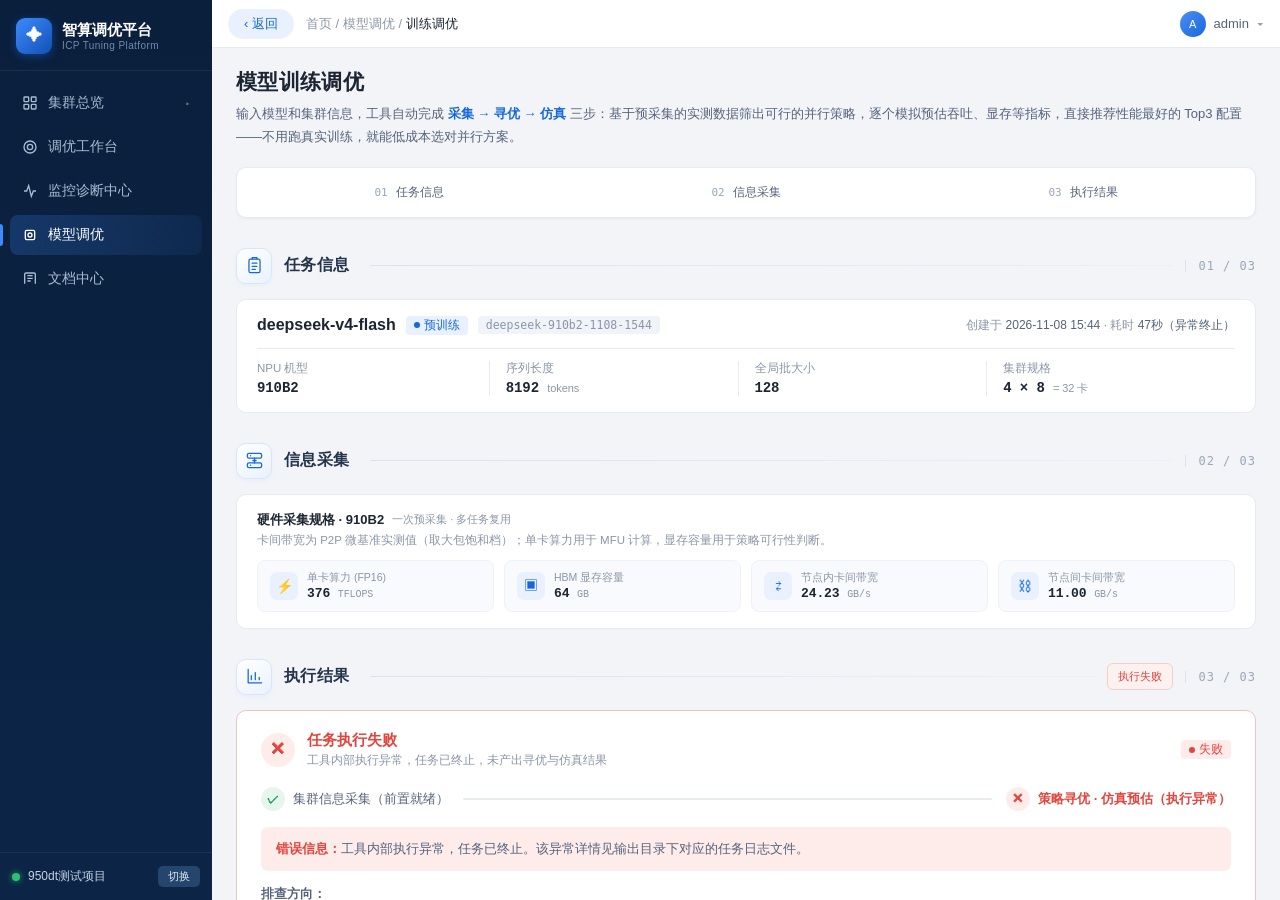
<file: ui-template/data/模型调优页面-训练调优-v2执行失败.html>
<!DOCTYPE html>
<html lang="zh-CN">

<head>
    <meta charset="UTF-8">
    <meta name="viewport" content="width=device-width, initial-scale=1.0">
    <title>智算调优平台 · 模型调优（训练调优）执行失败</title>
    <style>
        :root {
            --sidebar-bg: #0a1f3c;
            --sidebar-hover: #14304c;
            --primary: #1668dc;
            --primary-dark: #0e56c0;
            --primary-2: #3d8bfd;
            --bg: #f2f4f8;
            --card: #ffffff;
            --border: #e6eaf1;
            --border-dark: #d6dce6;
            --text: #1c2532;
            --text-2: #55637a;
            --text-3: #8b96a8;
            --green: #0f9d58;
            --green-bg: #e6f6ec;
            --orange: #e8890c;
            --orange-bg: #fdf3e3;
            --red: #e1463e;
            --red-bg: #fdecea;
            --blue-bg: #e9f1fe;
            --radius: 10px;
            --shadow: 0 1px 3px rgba(28, 37, 50, .05);
        }

        * {
            margin: 0;
            padding: 0;
            box-sizing: border-box;
        }

        /* 6. 字体优化：正文/数字分层、抗锯齿、表格数字等宽对齐 */
        body {
            font-family: "PingFang SC", "Microsoft YaHei", "Helvetica Neue", "Segoe UI", Arial, sans-serif;
            background: var(--bg);
            color: var(--text);
            font-size: 14px;
            -webkit-font-smoothing: antialiased;
            text-rendering: optimizeLegibility;
        }

        .num,
        .ov-cell .v,
        .dim .v,
        .mi .v,
        .cs-val,
        .sc-tput .v,
        .hw-item .v {
            font-family: "SF Mono", Consolas, "Courier New", monospace;
            font-variant-numeric: tabular-nums;
            letter-spacing: -.1px;
        }

        .layout {
            display: flex;
            height: 100vh;
            overflow: hidden;
        }

        /* ============ 左侧导航（平台现状复刻） ============ */
        .sidebar {
            width: 212px;
            background: linear-gradient(180deg, #0a1f3c 0%, #0c2547 100%);
            color: #c6d3e2;
            display: flex;
            flex-direction: column;
            flex-shrink: 0;
        }

        .logo {
            display: flex;
            align-items: center;
            gap: 10px;
            padding: 18px 16px 16px;
            border-bottom: 1px solid rgba(255, 255, 255, .07);
        }

        .logo-icon {
            width: 36px;
            height: 36px;
            border-radius: 9px;
            background: linear-gradient(135deg, #3d8bfd, #1250b5);
            display: flex;
            align-items: center;
            justify-content: center;
            color: #fff;
            font-size: 17px;
            box-shadow: 0 2px 8px rgba(22, 104, 220, .45);
        }

        .logo-name {
            font-size: 15px;
            font-weight: 600;
            color: #fff;
            line-height: 1.25;
        }

        .logo-sub {
            font-size: 10px;
            color: #6f8cab;
            letter-spacing: .4px;
        }

        .menu {
            flex: 1;
            padding: 12px 10px;
        }

        .menu-item {
            display: flex;
            align-items: center;
            gap: 10px;
            padding: 11px 12px;
            border-radius: 8px;
            cursor: pointer;
            font-size: 13.5px;
            margin-bottom: 4px;
            color: #a9bcd4;
            position: relative;
            transition: all .15s;
        }

        .menu-item svg {
            width: 16px;
            height: 16px;
            flex-shrink: 0;
        }

        .menu-item:hover {
            background: var(--sidebar-hover);
            color: #e6eef7;
        }

        .menu-item.active {
            background: linear-gradient(90deg, rgba(61, 139, 253, .22), rgba(61, 139, 253, .08));
            color: #fff;
            font-weight: 500;
        }

        .menu-item.active::before {
            content: "";
            position: absolute;
            left: -10px;
            top: 9px;
            bottom: 9px;
            width: 3px;
            border-radius: 0 3px 3px 0;
            background: var(--primary-2);
        }

        .menu-item .arrow {
            margin-left: auto;
            font-size: 10px;
            color: #5f7ea3;
        }

        .space-bar {
            padding: 13px 12px;
            border-top: 1px solid rgba(255, 255, 255, .07);
            display: flex;
            align-items: center;
            gap: 8px;
        }

        .space-dot {
            width: 8px;
            height: 8px;
            border-radius: 50%;
            background: #2fbf71;
            flex-shrink: 0;
            box-shadow: 0 0 6px rgba(47, 191, 113, .8);
        }

        .space-name {
            font-size: 12px;
            color: #c6d3e2;
            flex: 1;
            white-space: nowrap;
            overflow: hidden;
            text-overflow: ellipsis;
        }

        .space-btn {
            background: #24466e;
            color: #dce7f2;
            border: none;
            border-radius: 5px;
            font-size: 11px;
            padding: 3px 10px;
            cursor: pointer;
        }

        /* ============ 顶栏 ============ */
        .main {
            flex: 1;
            display: flex;
            flex-direction: column;
            min-width: 0;
        }

        .topbar {
            height: 48px;
            background: #fff;
            border-bottom: 1px solid var(--border);
            display: flex;
            align-items: center;
            padding: 0 16px;
            gap: 12px;
            flex-shrink: 0;
        }

        .btn-back {
            display: flex;
            align-items: center;
            gap: 6px;
            background: var(--blue-bg);
            color: var(--primary);
            border: none;
            border-radius: 17px;
            padding: 6px 16px;
            font-size: 13px;
            cursor: pointer;
        }

        .crumb {
            font-size: 13px;
            color: var(--text-3);
        }

        .crumb b {
            color: var(--text);
            font-weight: 500;
        }

        .topbar-right {
            margin-left: auto;
            display: flex;
            align-items: center;
            gap: 8px;
            font-size: 13px;
            color: var(--text-2);
        }

        .avatar {
            width: 26px;
            height: 26px;
            border-radius: 50%;
            background: linear-gradient(135deg, #4d8ef7, #1668dc);
            color: #fff;
            display: flex;
            align-items: center;
            justify-content: center;
            font-size: 11px;
        }

        /* ============ 页面主体 ============ */
        .content {
            flex: 1;
            overflow-y: auto;
            padding: 20px 24px 36px;
        }

        .page-head {
            margin-bottom: 18px;
        }

        .page-head h1 {
            font-size: 21px;
            font-weight: 700;
            letter-spacing: .3px;
        }

        .page-head p {
            font-size: 13px;
            color: var(--text-2);
            margin-top: 7px;
            line-height: 1.75;
        }

        .page-head p b {
            color: var(--primary);
            font-weight: 600;
        }

        .card {
            background: var(--card);
            border: 1px solid var(--border);
            border-radius: var(--radius);
            box-shadow: var(--shadow);
        }

        /* ============ 模块章节标题（旗舰版2 风格：图标 + 标题 + 分隔线） ============ */
        .sec-conn {
            display: flex;
            align-items: center;
            gap: 12px;
            min-height: 46px;
            margin: 25px 0 10px;
        }

        .sec-conn:first-child {
            margin-top: 2px;
        }

        .sec-icon {
            display: flex;
            align-items: center;
            justify-content: center;
            width: 36px;
            height: 36px;
            flex-shrink: 0;
            border: 1px solid #d9e6f8;
            border-radius: 10px;
            color: var(--primary);
            background: linear-gradient(145deg, #fff 0%, #eaf2ff 100%);
            box-shadow: 0 2px 5px rgba(22, 104, 220, .04);
        }

        .sec-icon svg {
            width: 19px;
            height: 19px;
        }

        .sec-heading {
            margin: 0;
            font-size: 16px;
            font-weight: 600;
            line-height: 1.4;
            letter-spacing: .4px;
            color: #24344b;
        }

        .sec-rule {
            flex: 1;
            min-width: 12px;
            height: 1px;
            margin-left: 8px;
            background: linear-gradient(90deg, #dbe2ed, rgba(219, 226, 237, .25));
        }

        .sec-extra {
            display: inline-flex;
            align-items: center;
            gap: 5px;
            padding: 5px 10px;
            border: 1px solid #e3e9f2;
            border-radius: 6px;
            background: #f6f8fb;
            font-size: 11px;
            color: var(--text-2);
            white-space: nowrap;
        }

        .sec-extra b {
            font-weight: 500;
        }

        .sec-extra.ok {
            border-color: #dcece5;
            background: #f4faf7;
        }

        .sec-extra.ok b {
            color: #16815a;
        }

        .sec-extra.info {
            border-color: #d7e6fa;
            background: #f0f6ff;
        }

        .sec-extra.info b {
            color: var(--primary);
        }

        .sec-extra.danger {
            border-color: #f3cfcb;
            background: #fdf1f0;
        }

        .sec-extra.danger b {
            color: var(--red);
        }

        .sec-index {
            padding-left: 12px;
            border-left: 1px solid #dce3ee;
            color: #9aa8bc;
            font: 500 12px/1 "SF Mono", Consolas, monospace;
            letter-spacing: 1px;
        }

        /* 章节导航 */
        .section-nav {
            display: flex;
            align-items: center;
            gap: 5px;
            padding: 6px;
            margin-bottom: 18px;
            border: 1px solid var(--border);
            border-radius: 10px;
            background: #fff;
            box-shadow: var(--shadow);
            overflow-x: auto;
        }

        .section-nav a {
            flex: 1;
            display: flex;
            align-items: center;
            justify-content: center;
            gap: 8px;
            padding: 10px 12px;
            border-radius: 7px;
            color: var(--text-2);
            font-size: 12px;
            text-decoration: none;
            white-space: nowrap;
            transition: background .15s, color .15s;
        }

        .section-nav a span {
            font: 11px Consolas, monospace;
            color: #97a6bc;
        }

        .section-nav a:hover,
        .section-nav a:focus-visible {
            background: #edf4ff;
            color: var(--primary);
        }

        .section-nav a:focus-visible {
            outline: 2px solid #91baff;
            outline-offset: -2px;
        }

        .sec-conn {
            scroll-margin-top: 18px;
        }

        @media (max-width: 760px) {
            .sec-conn {
                gap: 9px;
            }

            .sec-heading {
                font-size: 14px;
                letter-spacing: 0;
            }

            .sec-extra {
                font-size: 10px;
                padding: 4px 6px;
            }

            .sec-index {
                display: none;
            }
        }

        /* 状态标签 */
        .tag {
            display: inline-flex;
            align-items: center;
            gap: 4px;
            font-size: 11.5px;
            border-radius: 4px;
            padding: 2px 8px;
            font-weight: 500;
            flex-shrink: 0;
        }

        .tag::before {
            content: "";
            width: 6px;
            height: 6px;
            border-radius: 50%;
            background: currentColor;
        }

        .tag.ok {
            background: var(--green-bg);
            color: var(--green);
        }

        .tag.type {
            background: var(--blue-bg);
            color: var(--primary);
        }

        .tag.fail {
            background: var(--red-bg);
            color: var(--red);
        }

        /* ============ 执行失败卡 ============ */
        .err-card {
            background: #fff;
            border: 1px solid #f3c1c1;
            border-radius: 10px;
            padding: 20px 24px;
        }

        .err-head {
            display: flex;
            align-items: center;
            gap: 12px;
        }

        .err-icon {
            width: 34px;
            height: 34px;
            border-radius: 50%;
            background: var(--red-bg);
            color: var(--red);
            display: flex;
            align-items: center;
            justify-content: center;
            font-size: 16px;
            font-weight: 700;
            flex-shrink: 0;
        }

        .err-title {
            font-size: 15px;
            font-weight: 600;
            color: var(--red);
        }

        .err-sub {
            font-size: 12px;
            color: var(--text-3);
            margin-top: 2px;
        }

        /* 失败环节指示（三步） */
        .err-steps {
            display: flex;
            align-items: center;
            margin: 18px 0 4px;
        }

        .es-step {
            display: flex;
            align-items: center;
            gap: 8px;
            flex-shrink: 0;
        }

        .es-dot {
            width: 24px;
            height: 24px;
            border-radius: 50%;
            display: flex;
            align-items: center;
            justify-content: center;
            font-size: 12px;
            font-weight: 700;
            flex-shrink: 0;
        }

        .es-step.fail .es-dot {
            background: var(--red-bg);
            color: var(--red);
        }

        .es-step.fail .es-name {
            color: var(--red);
            font-weight: 600;
        }

        .es-step.done .es-dot {
            background: var(--green-bg);
            color: var(--green);
        }

        .es-step.done .es-name {
            color: var(--text-2);
        }

        .es-step.skip .es-dot {
            background: #f0f3f7;
            color: var(--text-3);
        }

        .es-step.skip .es-name {
            color: var(--text-3);
        }

        .es-name {
            font-size: 13px;
        }

        .es-line {
            flex: 1;
            height: 2px;
            background: #e6eaf1;
            margin: 0 14px;
            border-radius: 1px;
        }

        .err-msg {
            margin-top: 16px;
            font-size: 13px;
            color: var(--text-2);
            line-height: 1.7;
            background: var(--red-bg);
            border-radius: 7px;
            padding: 11px 15px;
        }

        .err-msg b {
            color: var(--red);
        }

        .err-hint {
            margin-top: 12px;
            font-size: 12.5px;
            color: var(--text-2);
            line-height: 1.9;
        }

        .err-hint b {
            font-weight: 600;
        }

        .err-hint li {
            margin-left: 18px;
        }

        /* ============ 任务信息卡 ============ */
        .overview {
            background: #fff;
            border: 1px solid var(--border);
            border-radius: 10px;
            padding: 16px 20px;
        }

        .ov-top {
            display: flex;
            align-items: center;
            gap: 10px;
            flex-wrap: wrap;
        }

        .ov-model {
            font-size: 16px;
            font-weight: 600;
        }

        .ov-id {
            font-size: 11.5px;
            color: var(--text-3);
            font-family: "SF Mono", Consolas, monospace;
            background: #f0f3f7;
            border-radius: 4px;
            padding: 2px 8px;
        }

        .ov-cost {
            margin-left: auto;
            font-size: 12px;
            color: var(--text-3);
        }

        .ov-cost b {
            color: var(--text-2);
            font-weight: 500;
        }

        .ov-specs {
            display: flex;
            margin-top: 13px;
            padding-top: 12px;
            border-top: 1px solid var(--border);
        }

        .ov-cell {
            flex: 1;
            padding: 0 16px;
            border-right: 1px solid var(--border);
        }

        .ov-cell:first-child {
            padding-left: 0;
        }

        .ov-cell:last-child {
            border-right: none;
        }

        .ov-cell .k {
            font-size: 11.5px;
            color: var(--text-3);
            margin-bottom: 4px;
        }

        .ov-cell .v {
            font-size: 14px;
            font-weight: 600;
        }

        .ov-cell .v small {
            font-weight: 400;
            color: var(--text-3);
            font-size: 11px;
            font-family: "PingFang SC", "Microsoft YaHei", sans-serif;
        }

        /* ============ 采集信息卡 ============ */
        .hw-card {
            background: #fff;
            border: 1px solid var(--border);
            border-radius: 10px;
            padding: 16px 20px;
        }

        .hw-head {
            display: flex;
            align-items: center;
            gap: 8px;
            font-size: 13px;
            font-weight: 600;
            margin-bottom: 4px;
        }

        .hw-head .tag-src {
            font-size: 11px;
            font-weight: 400;
            color: var(--text-3);
        }

        .hw-note {
            font-size: 11.5px;
            color: var(--text-3);
            margin-bottom: 12px;
        }

        .hw-grid {
            display: grid;
            grid-template-columns: repeat(4, 1fr);
            gap: 10px;
        }

        .hw-item {
            background: #f8fafd;
            border: 1px solid #eef2f8;
            border-radius: 8px;
            padding: 10px 12px;
            display: flex;
            align-items: center;
            gap: 9px;
        }

        .hw-ico {
            width: 28px;
            height: 28px;
            border-radius: 7px;
            background: var(--blue-bg);
            color: var(--primary);
            display: flex;
            align-items: center;
            justify-content: center;
            font-size: 14px;
            flex-shrink: 0;
        }

        .hw-item .k {
            font-size: 10.5px;
            color: var(--text-3);
        }

        .hw-item .v {
            font-size: 13px;
            font-weight: 700;
            margin-top: 1px;
        }

        .hw-item .v small {
            font-size: 10px;
            color: var(--text-3);
            font-weight: 400;
        }

        /* ============ 策略卡片 ============ */
        .strat-grid {
            display: grid;
            grid-template-columns: repeat(3, 1fr);
            gap: 14px;
        }

        .strat-card {
            border: 1px solid var(--border);
            border-radius: 10px;
            background: #fff;
            display: flex;
            flex-direction: column;
            transition: box-shadow .15s, transform .15s;
        }

        .strat-card:hover {
            box-shadow: 0 6px 16px rgba(28, 37, 50, .09);
            transform: translateY(-2px);
        }

        .strat-card.best {
            border-color: #f0c36d;
            box-shadow: 0 0 0 1px #f0c36d;
        }

        .sc-head {
            display: flex;
            align-items: center;
            gap: 8px;
            padding: 12px 14px;
            border-bottom: 1px solid var(--border);
        }

        .rank-dot {
            height: 22px;
            border-radius: 6px;
            display: inline-flex;
            align-items: center;
            justify-content: center;
            font-size: 12px;
            font-weight: 700;
            color: #fff;
            flex-shrink: 0;
            padding: 0 8px;
            font-family: "SF Mono", Consolas, monospace;
        }

        .r1 {
            background: linear-gradient(135deg, #f7c04a, #e8890c);
        }

        .r2 {
            background: linear-gradient(135deg, #9fb3c8, #6b8299);
        }

        .r3 {
            background: linear-gradient(135deg, #d8a17c, #b5764a);
        }

        .best-tag {
            font-size: 11px;
            background: linear-gradient(135deg, #f5a623, #e8890c);
            color: #fff;
            border-radius: 4px;
            padding: 1px 7px;
            font-weight: 500;
        }

        .sc-tput {
            margin-left: auto;
            text-align: right;
        }

        .sc-tput .v {
            font-size: 16px;
            font-weight: 700;
            color: var(--primary);
            line-height: 1.1;
        }

        .sc-tput .k {
            font-size: 10.5px;
            color: var(--text-3);
            margin-top: 1px;
        }

        /* 并行维度数字方块 */
        .dim-row {
            display: grid;
            grid-template-columns: repeat(5, 1fr);
            gap: 6px;
            padding: 12px 14px 0;
        }

        .dim {
            background: #f6f8fb;
            border-radius: 6px;
            padding: 7px 0;
            text-align: center;
            cursor: help;
        }

        .dim .v {
            font-size: 14.5px;
            font-weight: 700;
        }

        .dim .k {
            font-size: 10.5px;
            color: var(--text-3);
            margin-top: 2px;
        }

        /* 开关 pill */
        .sw-row {
            display: flex;
            gap: 6px;
            padding: 10px 14px 0;
            flex-wrap: wrap;
        }

        .sw {
            font-size: 11px;
            border-radius: 11px;
            padding: 2px 9px;
            display: inline-flex;
            align-items: center;
            gap: 5px;
        }

        .sw::before {
            content: "";
            width: 5px;
            height: 5px;
            border-radius: 50%;
            background: currentColor;
        }

        .sw.on {
            background: var(--green-bg);
            color: var(--green);
        }

        .sw.off {
            background: #f0f3f7;
            color: var(--text-3);
        }

        /* 3. 各 stage 层数：带解释 */
        .sc-layer {
            padding: 9px 14px 0;
            font-size: 11.5px;
            color: var(--text-3);
        }

        .sc-layer b {
            color: var(--text-2);
            font-family: "SF Mono", Consolas, monospace;
            font-weight: 600;
        }

        .sc-layer-tip {
            display: block;
            font-size: 10.5px;
            color: var(--text-3);
            margin-top: 3px;
            line-height: 1.5;
        }

        /* 仿真指标 2×2 */
        .sc-metrics {
            margin: 12px 14px 13px;
            border-top: 1px dashed var(--border);
            padding-top: 11px;
            display: grid;
            grid-template-columns: 1fr 1fr;
            gap: 8px 14px;
        }

        .mi .k {
            font-size: 11px;
            color: var(--text-3);
        }

        .mi .v {
            font-size: 13px;
            font-weight: 600;
            margin-top: 1px;
        }

        .mi .v small {
            font-size: 10.5px;
            color: var(--text-3);
            font-weight: 400;
            font-family: "PingFang SC", "Microsoft YaHei", sans-serif;
        }

        /* ============ 对比柱状图 ============ */
        .chart-card {
            border: 1px solid var(--border);
            border-radius: 10px;
            background: #fff;
            padding: 16px 20px;
        }

        .chart-head {
            display: flex;
            align-items: center;
            gap: 10px;
        }

        .chart-title {
            font-size: 14px;
            font-weight: 600;
            letter-spacing: .2px;
        }

        .chart-sub {
            font-size: 11.5px;
            color: var(--text-3);
            margin-top: 5px;
            margin-bottom: 8px;
        }

        /* 图表左右结构：左图（垂直居中）+ 右侧指标面板 */
        .chart-body {
            display: flex;
            gap: 22px;
            align-items: stretch;
        }

        /* 4. 左图整体垂直居中，避免低分辨率下顶部留白 */
        .chart-left {
            flex: 0 0 58%;
            min-width: 0;
            display: flex;
            flex-direction: column;
        }

        .chart-svg-wrap {
            flex: 1;
            display: flex;
            align-items: center;
        }

        .chart-svg-wrap svg {
            width: 100%;
            height: auto;
            display: block;
        }

        .chart-left-head {
            display: flex;
            align-items: center;
            justify-content: space-between;
            margin-bottom: 4px;
        }

        .cl-title {
            font-size: 12.5px;
            font-weight: 600;
            color: var(--text-2);
        }

        .chart-legend {
            display: flex;
            gap: 14px;
            font-size: 11.5px;
            color: var(--text-2);
        }

        .chart-legend span {
            display: flex;
            align-items: center;
            gap: 5px;
        }

        .lg-dot {
            width: 9px;
            height: 9px;
            border-radius: 2px;
            flex-shrink: 0;
        }

        .chart-side {
            flex: 1;
            border-left: 1px solid var(--border);
            padding-left: 22px;
            display: flex;
            flex-direction: column;
        }

        .cs-title {
            font-size: 12.5px;
            font-weight: 600;
            color: var(--text-2);
            margin-bottom: 4px;
        }

        .cs-sub {
            font-size: 11px;
            color: var(--text-3);
            margin-bottom: 14px;
        }

        .cs-groups {
            flex: 1;
            display: flex;
            flex-direction: column;
            justify-content: space-evenly;
            gap: 10px;
        }

        .cs-metric-name {
            font-size: 12px;
            font-weight: 600;
            color: var(--text-2);
            margin-bottom: 7px;
        }

        .cs-row {
            display: flex;
            align-items: center;
            gap: 9px;
            padding: 3.5px 0;
        }

        .cs-rank {
            width: 18px;
            height: 18px;
            border-radius: 5px;
            font-size: 10.5px;
            font-weight: 700;
            display: flex;
            align-items: center;
            justify-content: center;
            flex-shrink: 0;
        }

        .cs-rank.r1 {
            background: var(--orange);
            color: #fff;
        }

        .cs-rank.r2 {
            background: #e3eaf5;
            color: #5b6b84;
        }

        .cs-rank.r3 {
            background: #eef2f8;
            color: #9aa6b9;
        }

        .cs-val {
            width: 96px;
            min-width: 96px;
            white-space: nowrap;
            font-size: 12px;
            color: var(--text);
            flex-shrink: 0;
            position: relative;
            z-index: 1;
            background: #fff;
            padding: 1px 3px;
            border-radius: 3px;
        }

        .cs-val.r1 {
            color: #d97b06;
            font-weight: 700;
        }

        .cs-track {
            flex: 1;
            height: 8px;
            background: #f3f5fa;
            border-radius: 4px;
            overflow: hidden;
        }

        .cs-bar {
            height: 100%;
            border-radius: 4px;
        }

        .cs-bar.r1 {
            background: #f0b264;
        }

        .cs-bar.r2 {
            background: #bccbe6;
        }

        .cs-bar.r3 {
            background: #d6e0f0;
        }

        .cs-note {
            margin-top: auto;
            padding-top: 12px;
            border-top: 1px dashed var(--border);
            font-size: 11px;
            color: var(--text-3);
            line-height: 1.6;
        }

        /* ============ 8. 工具基本原理（左右双面板） ============ */
        .pr-grid {
            display: grid;
            grid-template-columns: 1fr 1fr;
            gap: 14px;
        }

        .pr-panel {
            background: #fff;
            border: 1px solid var(--border);
            border-radius: 10px;
            padding: 16px 18px;
            display: flex;
            flex-direction: column;
        }

        .pr-head {
            display: flex;
            align-items: center;
            gap: 10px;
            margin-bottom: 14px;
        }

        .pr-badge {
            width: 30px;
            height: 30px;
            border-radius: 8px;
            display: flex;
            align-items: center;
            justify-content: center;
            font-size: 14px;
            flex-shrink: 0;
        }

        .pr-badge.a {
            background: var(--blue-bg);
            color: var(--primary);
        }

        .pr-badge.b {
            background: var(--orange-bg);
            color: var(--orange);
        }

        .pr-title {
            font-size: 13.5px;
            font-weight: 600;
            letter-spacing: .2px;
        }

        .pr-sub {
            font-size: 11px;
            color: var(--text-3);
            margin-top: 2px;
        }

        .pr-step {
            display: flex;
            gap: 10px;
            align-items: flex-start;
        }

        .pr-step-rail {
            display: flex;
            flex-direction: column;
            align-items: center;
            flex-shrink: 0;
        }

        .pr-num {
            width: 20px;
            height: 20px;
            border-radius: 50%;
            display: flex;
            align-items: center;
            justify-content: center;
            font-size: 10.5px;
            font-weight: 700;
            font-family: "SF Mono", Consolas, monospace;
            flex-shrink: 0;
        }

        .pr-num.a {
            background: var(--blue-bg);
            color: var(--primary);
        }

        .pr-num.b {
            background: var(--orange-bg);
            color: var(--orange);
        }

        .pr-rail {
            width: 1px;
            flex: 1;
            min-height: 10px;
            background: #dde3ec;
            margin: 3px 0;
        }

        .pr-step-body {
            padding-bottom: 12px;
        }

        .pr-step:last-child .pr-step-body {
            padding-bottom: 0;
        }

        .pr-step .n {
            font-size: 12.5px;
            font-weight: 600;
            line-height: 20px;
        }

        .pr-step .d {
            font-size: 11px;
            color: var(--text-3);
            line-height: 1.6;
            margin-top: 2px;
        }

        .pr-chips {
            margin-top: 14px;
            padding-top: 11px;
            border-top: 1px dashed var(--border);
            display: flex;
            flex-wrap: wrap;
            gap: 6px;
            align-items: center;
        }

        .pr-chips .lb {
            font-size: 11px;
            color: var(--text-3);
            margin-right: 2px;
        }

        .pr-chip {
            font-size: 10.5px;
            border-radius: 10px;
            padding: 2px 9px;
            font-weight: 500;
        }

        .pr-chip.a {
            background: var(--blue-bg);
            color: var(--primary-dark);
        }

        .pr-chip.b {
            background: var(--orange-bg);
            color: #b06a08;
        }

        ::-webkit-scrollbar {
            width: 8px;
            height: 8px;
        }

        ::-webkit-scrollbar-thumb {
            background: #c9d2de;
            border-radius: 4px;
        }

        ::-webkit-scrollbar-track {
            background: transparent;
        }
    </style>
</head>

<body>
    <div class="layout">

        <!-- ============ 左侧导航（平台现状，保持不动） ============ -->
        <aside class="sidebar">
            <div class="logo">
                <div class="logo-icon">✦</div>
                <div>
                    <div class="logo-name">智算调优平台</div>
                    <div class="logo-sub">ICP Tuning Platform</div>
                </div>
            </div>
            <nav class="menu">
                <div class="menu-item"><svg viewBox="0 0 24 24" fill="none" stroke="currentColor" stroke-width="2">
                        <rect x="3" y="3" width="7" height="7" rx="1" />
                        <rect x="14" y="3" width="7" height="7" rx="1" />
                        <rect x="3" y="14" width="7" height="7" rx="1" />
                        <rect x="14" y="14" width="7" height="7" rx="1" />
                    </svg>集群总览<span class="arrow">▸</span></div>
                <div class="menu-item"><svg viewBox="0 0 24 24" fill="none" stroke="currentColor" stroke-width="2">
                        <circle cx="12" cy="12" r="9" />
                        <circle cx="12" cy="12" r="4" />
                    </svg>调优工作台</div>
                <div class="menu-item"><svg viewBox="0 0 24 24" fill="none" stroke="currentColor" stroke-width="2">
                        <path d="M3 12h4l3-8 4 16 3-8h4" />
                    </svg>监控诊断中心</div>
                <div class="menu-item active"><svg viewBox="0 0 24 24" fill="none" stroke="currentColor"
                        stroke-width="2">
                        <rect x="5" y="5" width="14" height="14" rx="2" />
                        <circle cx="12" cy="12" r="3" />
                    </svg>模型调优</div>
                <div class="menu-item"><svg viewBox="0 0 24 24" fill="none" stroke="currentColor" stroke-width="2">
                        <path d="M4 19V5a2 2 0 0 1 2-2h12a2 2 0 0 1 2 2v14" />
                        <path d="M8 7h8M8 11h8M8 15h5" />
                    </svg>文档中心</div>
            </nav>
            <div class="space-bar">
                <span class="space-dot"></span>
                <span class="space-name">950dt测试项目</span>
                <button class="space-btn">切换</button>
            </div>
        </aside>

        <!-- ============ 右侧主区 ============ -->
        <div class="main">
            <div class="topbar">
                <button class="btn-back">‹ 返回</button>
                <span class="crumb">首页 / 模型调优 / <b>训练调优</b></span>
                <div class="topbar-right">
                    <span class="avatar">A</span><span>admin</span><span style="color:var(--text-3)">▾</span>
                </div>
            </div>

            <div class="content">
                <!-- 1. 工具功能介绍（流程并入一句话） -->
                <div class="page-head">
                    <h1>模型训练调优</h1>
                    <p>输入模型和集群信息，工具自动完成 <b>采集 → 寻优 → 仿真</b>
                        三步：基于预采集的实测数据筛出可行的并行策略，逐个模拟预估吞吐、显存等指标，直接推荐性能最好的
                        Top3 配置——不用跑真实训练，就能低成本选对并行方案。</p>
                </div>

                <div class="detail" id="detailArea"></div>
            </div>
        </div>
    </div>

    <script>
        /* ================= 数据（字段与接口文档 v1.0.0 一致） ================= */
        const TASK={
            id: "deepseek-910b2-1108-1544",model: "deepseek-v4-flash",npu: "910B2",
            seq: 8192,gbs: 128,nodes: 4,npn: 8,taskType: "预训练",status: "failed",time: "2026-11-08 15:44",cost: "47秒（异常终止）",
            result: {
                top_configs: [
                    {
                        rank: 1,tp: 2,pp: 1,dp: 8,mbs: 4,sp: 1,ep: 1,dist_opt: 0,recompute: 1,num_layer_list: "126",
                        tokens_per_npu_s: 5210.40,time_cost: 1298.70,peak_memory: 48210.50,tflops: 152.30,mfu: 46.20
                    },
                    {
                        rank: 2,tp: 4,pp: 1,dp: 4,mbs: 2,sp: 1,ep: 1,dist_opt: 0,recompute: 1,num_layer_list: "126",
                        tokens_per_npu_s: 5065.10,time_cost: 1342.15,peak_memory: 45120.00,tflops: 147.80,mfu: 44.60
                    },
                    {
                        rank: 3,tp: 1,pp: 2,dp: 8,mbs: 4,sp: 0,ep: 1,dist_opt: 1,recompute: 0,num_layer_list: "63,63",
                        tokens_per_npu_s: 4902.70,time_cost: 1410.33,peak_memory: 43680.20,tflops: 140.50,mfu: 42.50
                    }
                ]
            }
        };

        /* NPU 硬件规格库（采集信息）
           - 单卡算力 / 显存容量：静态规格（算力用于 MFU，显存用于可行性判断）
           - 卡间带宽：P2P 带宽微基准实测（1MB~1GB 分档发包，取 1GB 饱和档），
             数据来源 profiled-data 目录下 p2p_intra_node.csv / p2p_inter_node.csv */
        const HW_SPEC={
            "910B2": [
                {ico: "⚡",k: "单卡算力 (FP16)",v: "376",u: "TFLOPS"},
                {ico: "▣",k: "HBM 显存容量",v: "64",u: "GB"},
                {ico: "⇄",k: "节点内卡间带宽",v: "24.23",u: "GB/s"},
                {ico: "⛓",k: "节点间卡间带宽",v: "11.00",u: "GB/s"}
            ],
            "950DT": [
                {ico: "⚡",k: "单卡算力 (FP16)",v: "486",u: "TFLOPS"},
                {ico: "▣",k: "HBM 显存容量",v: "96",u: "GB"},
                {ico: "⇄",k: "节点内卡间带宽",v: "46.95",u: "GB/s"},
                {ico: "⛓",k: "节点间卡间带宽",v: "219.46",u: "GB/s"}
            ]
        };

        const fmt=n => n.toLocaleString("en-US",{minimumFractionDigits: 2,maximumFractionDigits: 2});

        /* ================= 模块章节标题（旗舰版2 风格：图标 + 标题 + 分隔线） ================= */
        function secConn (no,name,extra,tone) {
            const icons={
                "01": '<rect x="5" y="4" width="14" height="17" rx="2"/><path d="M9 4V2h6v2M9 9h6M9 13h6M9 17h4"/>',
                "02": '<rect x="3" y="3" width="18" height="6" rx="2"/><rect x="3" y="15" width="18" height="6" rx="2"/><path d="M7 6h.01M7 18h.01M12 9v6M10 12h4"/>',
                "03": '<path d="M4 3v17h17M8 16v-5M13 16V7M18 16v-3"/>'
            };
            return `<div class="sec-conn" id="section-${no}">
      <span class="sec-icon" aria-hidden="true"><svg viewBox="0 0 24 24" fill="none" stroke="currentColor" stroke-width="1.6" stroke-linecap="round" stroke-linejoin="round">${icons[no]||icons["01"]}</svg></span>
      <h2 class="sec-heading">${name}</h2>
      <span class="sec-rule" aria-hidden="true"></span>
      ${extra? `<span class="sec-extra ${tone||""}">${extra}</span>`:""}
      <span class="sec-index" aria-hidden="true">${no} / 03</span>
    </div>`;
        }

        /* ================= 2. 任务信息卡 ================= */
        function overviewHtml (t) {
            return `<div class="overview">
    <div class="ov-top">
      <span class="ov-model">${t.model}</span>
      <span class="tag type">${t.taskType}</span>
      <span class="ov-id">${t.id}</span>
      <span class="ov-cost">创建于 <b>${t.time}</b> · 耗时 <b>${t.cost}</b></span>
    </div>
    <div class="ov-specs">
      <div class="ov-cell"><div class="k">NPU 机型</div><div class="v">${t.npu}</div></div>
      <div class="ov-cell"><div class="k">序列长度</div><div class="v">${t.seq} <small>tokens</small></div></div>
      <div class="ov-cell"><div class="k">全局批大小</div><div class="v">${t.gbs}</div></div>
      <div class="ov-cell"><div class="k">集群规格</div><div class="v">${t.nodes} × ${t.npn} <small>= ${t.nodes*t.npn} 卡</small></div></div>
    </div>
  </div>`;
        }

        /* ================= 2. 采集信息卡 ================= */
        function collectHtml (t) {
            const hw=HW_SPEC[t.npu]||[];
            return `<div class="hw-card">
    <div class="hw-head">硬件采集规格 · ${t.npu}
      <span class="tag-src">一次预采集 · 多任务复用</span>
    </div>
    <div class="hw-note">卡间带宽为 P2P 微基准实测值（取大包饱和档）；单卡算力用于 MFU 计算，显存容量用于策略可行性判断。</div>
    <div class="hw-grid">
      ${hw.map(h => `<div class="hw-item">
        <span class="hw-ico">${h.ico}</span>
        <div><div class="k">${h.k}</div><div class="v">${h.v} <small>${h.u}</small></div></div>
      </div>`).join("")}
    </div>
  </div>`;
        }

        /* ================= 策略卡片（3. 各 stage 层数带解释） ================= */
        function stratCards (t) {
            const sw=(on,name) => `<span class="sw ${on? "on":"off"}">${name} · ${on? "开":"关"}</span>`;
            return t.result.top_configs.map(c => {
                const layers=c.num_layer_list.split(",");
                const totalLayers=layers.reduce((s,x) => s+(+x),0);
                const layerTip=c.pp===1
                    ? `模型共 ${totalLayers} 层，PP=1 未做流水线切分，全部由单段承载`
                    :`PP=${c.pp} 将模型 ${totalLayers} 层切为 ${c.pp} 段，各段依次承载 ${layers.join(" / ")} 层`;
                return `
    <div class="strat-card${c.rank===1? " best":""}">
      <div class="sc-head">
        <span class="rank-dot r${c.rank}">Top${c.rank}</span>
        ${c.rank===1? '<span class="best-tag">最优</span>':""}
        <div class="sc-tput"><div class="v">${fmt(c.tokens_per_npu_s)}</div><div class="k">Tokens/NPU/s</div></div>
      </div>
      <div class="dim-row">
        <div class="dim" title="TP · 张量并行：单层计算切到多张卡上"><div class="v">${c.tp}</div><div class="k">TP</div></div>
        <div class="dim" title="PP · 流水并行：模型按层切为多段，每段放一组卡"><div class="v">${c.pp}</div><div class="k">PP</div></div>
        <div class="dim" title="DP · 数据并行：多组卡各算一份数据"><div class="v">${c.dp}</div><div class="k">DP</div></div>
        <div class="dim" title="MBS · 微批大小：流水线中每次前向/反向的样本数"><div class="v">${c.mbs}</div><div class="k">MBS</div></div>
        <div class="dim" title="EP · 专家并行：MoE 专家切到多张卡（稠密模型为 1）"><div class="v">${c.ep}</div><div class="k">EP</div></div>
      </div>
      <div class="sw-row">${sw(c.sp===1,"SP")}${sw(c.dist_opt===1,"分布式优化器")}${sw(c.recompute===1,"重计算")}</div>
      <div class="sc-layer">各 stage 层数 <b>${c.num_layer_list}</b>
        <span class="sc-layer-tip">流水线并行各分段承载的模型层数 · ${layerTip}</span>
      </div>
      <div class="sc-metrics">
        <div class="mi"><div class="k">迭代时间</div><div class="v">${fmt(c.time_cost)} <small>ms</small></div></div>
        <div class="mi"><div class="k">峰值显存</div><div class="v">${fmt(c.peak_memory)} <small>MB</small></div></div>
        <div class="mi"><div class="k">单卡算力</div><div class="v">${fmt(c.tflops)} <small>TFLOPS</small></div></div>
        <div class="mi"><div class="k">MFU</div><div class="v">${c.mfu.toFixed(2)} <small>%</small></div></div>
      </div>
    </div>`;
            }).join("");
        }

        /* ================= 4/5. 性能对比：双坐标轴分组直方图（左图垂直居中） ================= */
        function niceTicks (max) {
            const rough=max/4;
            const steps=[1,2,5,10,15,20,25,50,100,150,200,250,500,1000,1500,2000,2500,5000,10000];
            const s=steps.find(x => x>=rough)||10000;
            return {top: s*4,ticks: [0,1,2,3,4].map(i => i*s)};
        }

        function barChart (t) {
            const cs=t.result.top_configs;
            const W=620,H=252,padL=52,padR=52,padT=30,padB=34;
            const plotW=W-padL-padR,plotH=H-padT-padB;
            const tk=niceTicks(Math.max(...cs.map(c => c.tokens_per_npu_s)));
            const mf=niceTicks(Math.max(...cs.map(c => c.mfu)));
            const C_TK="#1668dc",C_TK_L="#9dbcf2",C_MF="#eda33a",C_MF_L="#f5d4a0";
            const yTk=v => padT+plotH*(1-v/tk.top);
            const yMf=v => padT+plotH*(1-v/mf.top);

            /* 横网格线 + 左轴（吞吐）刻度 + 右轴（MFU）刻度 */
            const grid=tk.ticks.map(v => {
                const y=yTk(v);
                return `<line x1="${padL}" y1="${y}" x2="${W-padR}" y2="${y}" stroke="${v===0? "#c9d2de":"#eef1f5"}" stroke-width="1"/>
      <text x="${padL-8}" y="${y+3.5}" text-anchor="end" font-size="10" fill="#8b96a8" font-family="Consolas,monospace">${v}</text>`;
            }).join("");
            const rticks=mf.ticks.map(v => {
                const y=yMf(v);
                return `<text x="${W-padR+8}" y="${y+3.5}" text-anchor="start" font-size="10" fill="#c9a05e" font-family="Consolas,monospace">${v}%</text>`;
            }).join("");
            const axes=`
      <line x1="${padL}" y1="${padT}" x2="${padL}" y2="${padT+plotH}" stroke="#c9d2de" stroke-width="1"/>
      <line x1="${W-padR}" y1="${padT}" x2="${W-padR}" y2="${padT+plotH}" stroke="#e8d5b5" stroke-width="1"/>
      <text x="${padL}" y="${padT-16}" text-anchor="start" font-size="10.5" fill="#8b96a8">吞吐 · Tokens/NPU/s</text>
      <text x="${W-padR}" y="${padT-16}" text-anchor="end" font-size="10.5" fill="#c9a05e">MFU · %</text>`;

            const groupW=plotW/cs.length,barW=32,gap=24;
            const bars=cs.map(c => {
                const cx=padL+groupW*(c.rank-1)+groupW/2;
                const x1=cx-barW-gap/2,x2=cx+gap/2;
                const y1=yTk(c.tokens_per_npu_s),y2=yMf(c.mfu);
                const fTk=c.rank===1? C_TK:C_TK_L;
                const fMf=c.rank===1? C_MF:C_MF_L;
                const lbColor=c.rank===1? "#e8890c":"#55637a";
                const tkLb=c.rank===1? C_TK:"#6f93d8";
                const mfLb=c.rank===1? "#c9830f":"#c9a05e";
                return `
      <rect x="${x1}" y="${y1}" width="${barW}" height="${padT+plotH-y1}" rx="4" fill="${fTk}"/>
      <rect x="${x2}" y="${y2}" width="${barW}" height="${padT+plotH-y2}" rx="4" fill="${fMf}"/>
      <text x="${x1+barW/2}" y="${y1-7}" text-anchor="middle" font-size="11" font-family="Consolas,monospace" font-weight="700" fill="${tkLb}">${fmt(c.tokens_per_npu_s)}</text>
      <text x="${x2+barW/2}" y="${y2-7}" text-anchor="middle" font-size="11" font-family="Consolas,monospace" font-weight="700" fill="${mfLb}">${c.mfu.toFixed(1)}%</text>
      <text x="${cx}" y="${H-12}" text-anchor="middle" font-size="12.5" font-weight="${c.rank===1? 700:500}" fill="${lbColor}">Top${c.rank}${c.rank===1? " ★":""}</text>`;
            }).join("");

            /* 右侧面板：图表未覆盖的三项仿真指标 */
            const sideGroups=[
                {name: "迭代时间 (ms)",get: c => c.time_cost},
                {name: "峰值显存 (MB)",get: c => c.peak_memory},
                {name: "单卡算力 (TFLOPS)",get: c => c.tflops}
            ].map(m => {
                const max=Math.max(...cs.map(m.get));
                const rows=cs.map(c => `
        <div class="cs-row">
          <span class="cs-rank r${c.rank}">${c.rank}</span>
          <span class="cs-val r${c.rank}">${fmt(m.get(c))}</span>
          <div class="cs-track"><div class="cs-bar r${c.rank}" style="width:${(m.get(c)/max*100).toFixed(1)}%"></div></div>
        </div>`).join("");
                return `<div class="cs-group"><div class="cs-metric-name">${m.name}</div>${rows}</div>`;
            }).join("");

            return `<div class="chart-card">
    <div class="chart-head"><span class="chart-title">Top3 仿真结果</span></div>
    <div class="chart-sub">左图：吞吐与 MFU 双柱对比（双纵轴独立刻度）；右侧：其余三项仿真指标原始值</div>
    <div class="chart-body">
      <div class="chart-left">
        <div class="chart-left-head">
          <span class="cl-title">吞吐与 MFU 对比</span>
          <div class="chart-legend">
            <span><i class="lg-dot" style="background:${C_TK}"></i>吞吐（Tokens/NPU/s）</span>
            <span><i class="lg-dot" style="background:${C_MF}"></i>MFU（%）</span>
          </div>
        </div>
        <div class="chart-svg-wrap">
          <svg viewBox="0 0 ${W} ${H}">${grid}${rticks}${axes}${bars}</svg>
        </div>
      </div>
      <div class="chart-side">
        <div class="cs-title">其余仿真指标</div>
        <div class="cs-sub">迭代时间、峰值显存与单卡算力</div>
        <div class="cs-groups">${sideGroups}</div>
        <div class="cs-note">比例条按各指标 Top3 最大值归一，数值均为仿真环节输出的原始值。</div>
      </div>
    </div>
  </div>`;
        }

        /* ================= 8. 工具基本原理（寻优 + 仿真 双面板） ================= */
        function principlesHtml () {
            const step=(cls,i,n,d,last) => `
      <div class="pr-step">
        <div class="pr-step-rail">
          <span class="pr-num ${cls}">${i}</span>
          ${last? "":'<span class="pr-rail"></span>'}
        </div>
        <div class="pr-step-body"><div class="n">${n}</div><div class="d">${d}</div></div>
      </div>`;
            const searchSteps=[
                ["预采集数据库","代表层耗时 / 显存 / P2P 带宽曲线，一次采集、多任务反复复用"],
                ["策略空间生成","TP × PP × DP × MBS × EP 五维并行维度笛卡尔积展开"],
                ["约束剪枝","显存红线、整除约束、OOM 单调性剪枝，筛除 90%+ 无效组合"],
                ["DP 动态规划切层","把模型层链切成 PP 段，memory_limit 五次迭代细化逼近最优"],
                ["候选策略集","输出少量可行候选策略，进入仿真校验环节"]
            ];
            const simSteps=[
                ["输入候选策略","接收寻优环节输出的候选并行配置"],
                ["时间代价模型","前向/反向 block 耗时 + P2P 通信 + DP 层次化 all-reduce + PP 气泡重叠修正"],
                ["显存代价模型","参数 / 梯度 / 优化器状态 / 激活逐项建模，覆盖 ZeRO-1 与 EP 分片交互"],
                ["整机标定","实测系数校准理论值，MoE all-to-all 跨节点惩罚单独建模"],
                ["指标输出与排序","输出吞吐、迭代时间、峰值显存、单卡算力、MFU 五项指标，排序产出 Top3"]
            ];
            return `<div class="pr-grid">
    <div class="pr-panel">
      <div class="pr-head">
        <span class="pr-badge a">⌕</span>
        <div><div class="pr-title">寻优工具原理</div><div class="pr-sub">基于预采集实测数据，在并行策略空间中搜索候选方案</div></div>
      </div>
      ${searchSteps.map((s,i) => step("a",i+1,s[0],s[1],i===searchSteps.length-1)).join("")}
      <div class="pr-chips"><span class="lb">技术亮点：</span>
        <span class="pr-chip a">五维并行空间</span><span class="pr-chip a">DP 动态规划切层</span><span class="pr-chip a">五次迭代细化</span><span class="pr-chip a">OOM 单调剪枝</span>
      </div>
    </div>
    <div class="pr-panel">
      <div class="pr-head">
        <span class="pr-badge b">≋</span>
        <div><div class="pr-title">仿真工具原理</div><div class="pr-sub">解析式代价模型预估性能，不跑真实训练即可评估策略</div></div>
      </div>
      ${simSteps.map((s,i) => step("b",i+1,s[0],s[1],i===simSteps.length-1)).join("")}
      <div class="pr-chips"><span class="lb">技术亮点：</span>
        <span class="pr-chip b">时间/显存双代价模型</span><span class="pr-chip b">PP 气泡重叠修正</span><span class="pr-chip b">层次化 all-reduce 建模</span><span class="pr-chip b">MoE 跨节点惩罚</span>
      </div>
    </div>
  </div>`;
        }

        /* ================= 执行失败卡（采集数据前置就绪不会报错，仅覆盖工具内部执行异常：报错信息 + 排查方向） ================= */
        function failedHtml (t) {
            return `<div class="err-card">
    <div class="err-head">
      <div class="err-icon">✕</div>
      <div>
        <div class="err-title">任务执行失败</div>
        <div class="err-sub">工具内部执行异常，任务已终止，未产出寻优与仿真结果</div>
      </div>
      <span class="tag fail" style="margin-left:auto;">失败</span>
    </div>
    <div class="err-steps">
      <div class="es-step done"><span class="es-dot">✓</span><span class="es-name">集群信息采集（前置就绪）</span></div>
      <div class="es-line"></div>
      <div class="es-step fail"><span class="es-dot">✕</span><span class="es-name">策略寻优 · 仿真预估（执行异常）</span></div>
    </div>
    <div class="err-msg"><b>错误信息：</b>工具内部执行异常，任务已终止。该异常详情见输出目录下对应的任务日志文件。</div>
    <div class="err-hint"><b>排查方向：</b>
      <li>直接重试一次——内部异常多为偶发（环境抖动、瞬时资源冲突），重试通常即可恢复</li>
      <li>若重试仍失败，下载输出目录 logs 下的任务日志，提供给工具维护方定位</li>
    </div>
  </div>`;
        }

        /* ================= 渲染 ================= */
        document.getElementById("detailArea").innerHTML=
            `<nav class="section-nav" aria-label="页面章节导航">${["任务信息","信息采集","执行结果"].map((name,i) => `<a href="#section-0${i+1}"><span>0${i+1}</span>${name}</a>`).join('')}</nav>`+
            secConn("01","任务信息")+
            overviewHtml(TASK)+
            secConn("02","信息采集")+
            collectHtml(TASK)+
            secConn("03","执行结果","<b>执行失败</b>","danger")+
            failedHtml(TASK);
    </script>
</body>

</html>
</file>
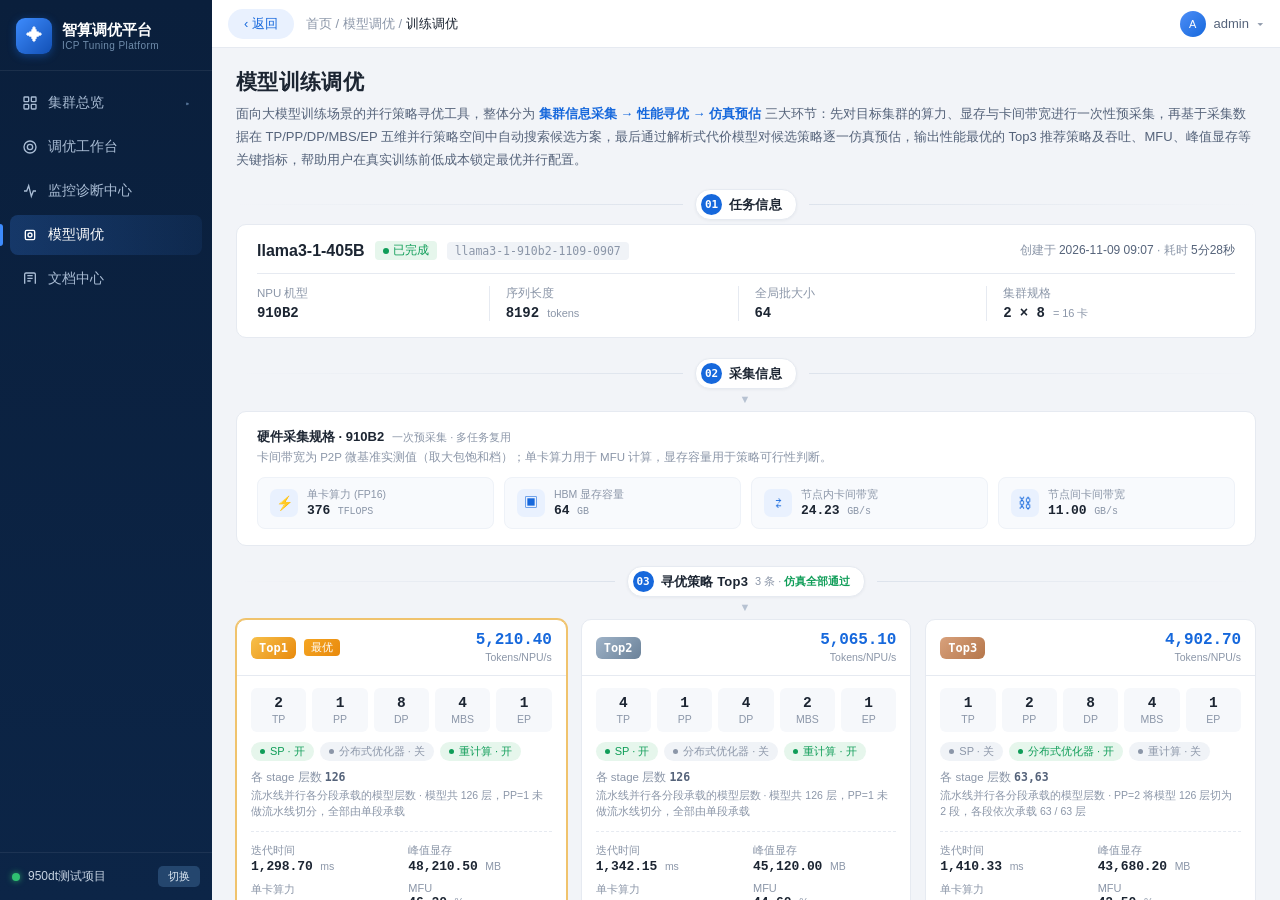
<file: ui-template/data/模型调优页面-训练调优-v2旗舰版.html>
<!DOCTYPE html>
<html lang="zh-CN">

<head>
    <meta charset="UTF-8">
    <meta name="viewport" content="width=device-width, initial-scale=1.0">
    <title>智算调优平台 · 模型调优（训练调优）V2 旗舰版</title>
    <style>
        :root {
            --sidebar-bg: #0a1f3c;
            --sidebar-hover: #14304c;
            --primary: #1668dc;
            --primary-dark: #0e56c0;
            --primary-2: #3d8bfd;
            --bg: #f2f4f8;
            --card: #ffffff;
            --border: #e6eaf1;
            --border-dark: #d6dce6;
            --text: #1c2532;
            --text-2: #55637a;
            --text-3: #8b96a8;
            --green: #0f9d58;
            --green-bg: #e6f6ec;
            --orange: #e8890c;
            --orange-bg: #fdf3e3;
            --red: #e1463e;
            --red-bg: #fdecea;
            --blue-bg: #e9f1fe;
            --radius: 10px;
            --shadow: 0 1px 3px rgba(28, 37, 50, .05);
        }

        * {
            margin: 0;
            padding: 0;
            box-sizing: border-box;
        }

        /* 6. 字体优化：正文/数字分层、抗锯齿、表格数字等宽对齐 */
        body {
            font-family: "PingFang SC", "Microsoft YaHei", "Helvetica Neue", "Segoe UI", Arial, sans-serif;
            background: var(--bg);
            color: var(--text);
            font-size: 14px;
            -webkit-font-smoothing: antialiased;
            text-rendering: optimizeLegibility;
        }

        .num,
        .ov-cell .v,
        .dim .v,
        .mi .v,
        .cs-val,
        .sc-tput .v,
        .hw-item .v {
            font-family: "SF Mono", Consolas, "Courier New", monospace;
            font-variant-numeric: tabular-nums;
            letter-spacing: -.1px;
        }

        .layout {
            display: flex;
            height: 100vh;
            overflow: hidden;
        }

        /* ============ 左侧导航（平台现状复刻） ============ */
        .sidebar {
            width: 212px;
            background: linear-gradient(180deg, #0a1f3c 0%, #0c2547 100%);
            color: #c6d3e2;
            display: flex;
            flex-direction: column;
            flex-shrink: 0;
        }

        .logo {
            display: flex;
            align-items: center;
            gap: 10px;
            padding: 18px 16px 16px;
            border-bottom: 1px solid rgba(255, 255, 255, .07);
        }

        .logo-icon {
            width: 36px;
            height: 36px;
            border-radius: 9px;
            background: linear-gradient(135deg, #3d8bfd, #1250b5);
            display: flex;
            align-items: center;
            justify-content: center;
            color: #fff;
            font-size: 17px;
            box-shadow: 0 2px 8px rgba(22, 104, 220, .45);
        }

        .logo-name {
            font-size: 15px;
            font-weight: 600;
            color: #fff;
            line-height: 1.25;
        }

        .logo-sub {
            font-size: 10px;
            color: #6f8cab;
            letter-spacing: .4px;
        }

        .menu {
            flex: 1;
            padding: 12px 10px;
        }

        .menu-item {
            display: flex;
            align-items: center;
            gap: 10px;
            padding: 11px 12px;
            border-radius: 8px;
            cursor: pointer;
            font-size: 13.5px;
            margin-bottom: 4px;
            color: #a9bcd4;
            position: relative;
            transition: all .15s;
        }

        .menu-item svg {
            width: 16px;
            height: 16px;
            flex-shrink: 0;
        }

        .menu-item:hover {
            background: var(--sidebar-hover);
            color: #e6eef7;
        }

        .menu-item.active {
            background: linear-gradient(90deg, rgba(61, 139, 253, .22), rgba(61, 139, 253, .08));
            color: #fff;
            font-weight: 500;
        }

        .menu-item.active::before {
            content: "";
            position: absolute;
            left: -10px;
            top: 9px;
            bottom: 9px;
            width: 3px;
            border-radius: 0 3px 3px 0;
            background: var(--primary-2);
        }

        .menu-item .arrow {
            margin-left: auto;
            font-size: 10px;
            color: #5f7ea3;
        }

        .space-bar {
            padding: 13px 12px;
            border-top: 1px solid rgba(255, 255, 255, .07);
            display: flex;
            align-items: center;
            gap: 8px;
        }

        .space-dot {
            width: 8px;
            height: 8px;
            border-radius: 50%;
            background: #2fbf71;
            flex-shrink: 0;
            box-shadow: 0 0 6px rgba(47, 191, 113, .8);
        }

        .space-name {
            font-size: 12px;
            color: #c6d3e2;
            flex: 1;
            white-space: nowrap;
            overflow: hidden;
            text-overflow: ellipsis;
        }

        .space-btn {
            background: #24466e;
            color: #dce7f2;
            border: none;
            border-radius: 5px;
            font-size: 11px;
            padding: 3px 10px;
            cursor: pointer;
        }

        /* ============ 顶栏 ============ */
        .main {
            flex: 1;
            display: flex;
            flex-direction: column;
            min-width: 0;
        }

        .topbar {
            height: 48px;
            background: #fff;
            border-bottom: 1px solid var(--border);
            display: flex;
            align-items: center;
            padding: 0 16px;
            gap: 12px;
            flex-shrink: 0;
        }

        .btn-back {
            display: flex;
            align-items: center;
            gap: 6px;
            background: var(--blue-bg);
            color: var(--primary);
            border: none;
            border-radius: 17px;
            padding: 6px 16px;
            font-size: 13px;
            cursor: pointer;
        }

        .crumb {
            font-size: 13px;
            color: var(--text-3);
        }

        .crumb b {
            color: var(--text);
            font-weight: 500;
        }

        .topbar-right {
            margin-left: auto;
            display: flex;
            align-items: center;
            gap: 8px;
            font-size: 13px;
            color: var(--text-2);
        }

        .avatar {
            width: 26px;
            height: 26px;
            border-radius: 50%;
            background: linear-gradient(135deg, #4d8ef7, #1668dc);
            color: #fff;
            display: flex;
            align-items: center;
            justify-content: center;
            font-size: 11px;
        }

        /* ============ 页面主体 ============ */
        .content {
            flex: 1;
            overflow-y: auto;
            padding: 20px 24px 36px;
        }

        .page-head {
            margin-bottom: 18px;
        }

        .page-head h1 {
            font-size: 21px;
            font-weight: 700;
            letter-spacing: .3px;
        }

        .page-head p {
            font-size: 13px;
            color: var(--text-2);
            margin-top: 7px;
            line-height: 1.75;
        }

        .page-head p b {
            color: var(--primary);
            font-weight: 600;
        }

        .card {
            background: var(--card);
            border: 1px solid var(--border);
            border-radius: var(--radius);
            box-shadow: var(--shadow);
        }

        /* ============ 7. 区块顺序连接条（编号 + 标题 + 向下箭头） ============ */
        .sec-conn {
            display: flex;
            align-items: center;
            gap: 12px;
            margin: 20px 0 4px;
        }

        .sec-conn:first-of-type {
            margin-top: 4px;
        }

        .sec-line {
            flex: 1;
            height: 1px;
            background: linear-gradient(90deg, transparent, #dde3ec);
        }

        .sec-line:last-child {
            background: linear-gradient(90deg, #dde3ec, transparent);
        }

        .sec-chip {
            display: inline-flex;
            align-items: center;
            gap: 7px;
            background: #fff;
            border: 1px solid var(--border);
            border-radius: 15px;
            padding: 4px 14px 4px 5px;
            box-shadow: var(--shadow);
        }

        .sec-chip .no {
            width: 21px;
            height: 21px;
            border-radius: 50%;
            background: var(--primary);
            color: #fff;
            font-size: 11px;
            font-weight: 700;
            display: inline-flex;
            align-items: center;
            justify-content: center;
            font-family: "SF Mono", Consolas, monospace;
        }

        .sec-chip .nm {
            font-size: 13px;
            font-weight: 600;
            letter-spacing: .2px;
        }

        .sec-chip .extra {
            font-size: 11px;
            color: var(--text-3);
        }

        .sec-chip .extra b {
            color: var(--green);
        }

        .sec-down {
            text-align: center;
            color: #b7c2d2;
            font-size: 11px;
            margin: 1px 0 6px;
            letter-spacing: 2px;
        }

        /* 第一个区块前不显示箭头（箭头只表达区块之间的顺序） */
        .detail>.sec-conn:first-child+.sec-down {
            display: none;
        }

        /* 状态标签 */
        .tag {
            display: inline-flex;
            align-items: center;
            gap: 4px;
            font-size: 11.5px;
            border-radius: 4px;
            padding: 2px 8px;
            font-weight: 500;
            flex-shrink: 0;
        }

        .tag::before {
            content: "";
            width: 6px;
            height: 6px;
            border-radius: 50%;
            background: currentColor;
        }

        .tag.ok {
            background: var(--green-bg);
            color: var(--green);
        }

        /* ============ 任务信息卡 ============ */
        .overview {
            background: #fff;
            border: 1px solid var(--border);
            border-radius: 10px;
            padding: 16px 20px;
        }

        .ov-top {
            display: flex;
            align-items: center;
            gap: 10px;
            flex-wrap: wrap;
        }

        .ov-model {
            font-size: 16px;
            font-weight: 600;
        }

        .ov-id {
            font-size: 11.5px;
            color: var(--text-3);
            font-family: "SF Mono", Consolas, monospace;
            background: #f0f3f7;
            border-radius: 4px;
            padding: 2px 8px;
        }

        .ov-cost {
            margin-left: auto;
            font-size: 12px;
            color: var(--text-3);
        }

        .ov-cost b {
            color: var(--text-2);
            font-weight: 500;
        }

        .ov-specs {
            display: flex;
            margin-top: 13px;
            padding-top: 12px;
            border-top: 1px solid var(--border);
        }

        .ov-cell {
            flex: 1;
            padding: 0 16px;
            border-right: 1px solid var(--border);
        }

        .ov-cell:first-child {
            padding-left: 0;
        }

        .ov-cell:last-child {
            border-right: none;
        }

        .ov-cell .k {
            font-size: 11.5px;
            color: var(--text-3);
            margin-bottom: 4px;
        }

        .ov-cell .v {
            font-size: 14px;
            font-weight: 600;
        }

        .ov-cell .v small {
            font-weight: 400;
            color: var(--text-3);
            font-size: 11px;
            font-family: "PingFang SC", "Microsoft YaHei", sans-serif;
        }

        /* ============ 采集信息卡 ============ */
        .hw-card {
            background: #fff;
            border: 1px solid var(--border);
            border-radius: 10px;
            padding: 16px 20px;
        }

        .hw-head {
            display: flex;
            align-items: center;
            gap: 8px;
            font-size: 13px;
            font-weight: 600;
            margin-bottom: 4px;
        }

        .hw-head .tag-src {
            font-size: 11px;
            font-weight: 400;
            color: var(--text-3);
        }

        .hw-note {
            font-size: 11.5px;
            color: var(--text-3);
            margin-bottom: 12px;
        }

        .hw-grid {
            display: grid;
            grid-template-columns: repeat(4, 1fr);
            gap: 10px;
        }

        .hw-item {
            background: #f8fafd;
            border: 1px solid #eef2f8;
            border-radius: 8px;
            padding: 10px 12px;
            display: flex;
            align-items: center;
            gap: 9px;
        }

        .hw-ico {
            width: 28px;
            height: 28px;
            border-radius: 7px;
            background: var(--blue-bg);
            color: var(--primary);
            display: flex;
            align-items: center;
            justify-content: center;
            font-size: 14px;
            flex-shrink: 0;
        }

        .hw-item .k {
            font-size: 10.5px;
            color: var(--text-3);
        }

        .hw-item .v {
            font-size: 13px;
            font-weight: 700;
            margin-top: 1px;
        }

        .hw-item .v small {
            font-size: 10px;
            color: var(--text-3);
            font-weight: 400;
        }

        /* ============ 策略卡片 ============ */
        .strat-grid {
            display: grid;
            grid-template-columns: repeat(3, 1fr);
            gap: 14px;
        }

        .strat-card {
            border: 1px solid var(--border);
            border-radius: 10px;
            background: #fff;
            display: flex;
            flex-direction: column;
            transition: box-shadow .15s, transform .15s;
        }

        .strat-card:hover {
            box-shadow: 0 6px 16px rgba(28, 37, 50, .09);
            transform: translateY(-2px);
        }

        .strat-card.best {
            border-color: #f0c36d;
            box-shadow: 0 0 0 1px #f0c36d;
        }

        .sc-head {
            display: flex;
            align-items: center;
            gap: 8px;
            padding: 12px 14px;
            border-bottom: 1px solid var(--border);
        }

        .rank-dot {
            height: 22px;
            border-radius: 6px;
            display: inline-flex;
            align-items: center;
            justify-content: center;
            font-size: 12px;
            font-weight: 700;
            color: #fff;
            flex-shrink: 0;
            padding: 0 8px;
            font-family: "SF Mono", Consolas, monospace;
        }

        .r1 {
            background: linear-gradient(135deg, #f7c04a, #e8890c);
        }

        .r2 {
            background: linear-gradient(135deg, #9fb3c8, #6b8299);
        }

        .r3 {
            background: linear-gradient(135deg, #d8a17c, #b5764a);
        }

        .best-tag {
            font-size: 11px;
            background: linear-gradient(135deg, #f5a623, #e8890c);
            color: #fff;
            border-radius: 4px;
            padding: 1px 7px;
            font-weight: 500;
        }

        .sc-tput {
            margin-left: auto;
            text-align: right;
        }

        .sc-tput .v {
            font-size: 16px;
            font-weight: 700;
            color: var(--primary);
            line-height: 1.1;
        }

        .sc-tput .k {
            font-size: 10.5px;
            color: var(--text-3);
            margin-top: 1px;
        }

        /* 并行维度数字方块 */
        .dim-row {
            display: grid;
            grid-template-columns: repeat(5, 1fr);
            gap: 6px;
            padding: 12px 14px 0;
        }

        .dim {
            background: #f6f8fb;
            border-radius: 6px;
            padding: 7px 0;
            text-align: center;
            cursor: help;
        }

        .dim .v {
            font-size: 14.5px;
            font-weight: 700;
        }

        .dim .k {
            font-size: 10.5px;
            color: var(--text-3);
            margin-top: 2px;
        }

        /* 开关 pill */
        .sw-row {
            display: flex;
            gap: 6px;
            padding: 10px 14px 0;
            flex-wrap: wrap;
        }

        .sw {
            font-size: 11px;
            border-radius: 11px;
            padding: 2px 9px;
            display: inline-flex;
            align-items: center;
            gap: 5px;
        }

        .sw::before {
            content: "";
            width: 5px;
            height: 5px;
            border-radius: 50%;
            background: currentColor;
        }

        .sw.on {
            background: var(--green-bg);
            color: var(--green);
        }

        .sw.off {
            background: #f0f3f7;
            color: var(--text-3);
        }

        /* 3. 各 stage 层数：带解释 */
        .sc-layer {
            padding: 9px 14px 0;
            font-size: 11.5px;
            color: var(--text-3);
        }

        .sc-layer b {
            color: var(--text-2);
            font-family: "SF Mono", Consolas, monospace;
            font-weight: 600;
        }

        .sc-layer-tip {
            display: block;
            font-size: 10.5px;
            color: var(--text-3);
            margin-top: 3px;
            line-height: 1.5;
        }

        /* 仿真指标 2×2 */
        .sc-metrics {
            margin: 12px 14px 13px;
            border-top: 1px dashed var(--border);
            padding-top: 11px;
            display: grid;
            grid-template-columns: 1fr 1fr;
            gap: 8px 14px;
        }

        .mi .k {
            font-size: 11px;
            color: var(--text-3);
        }

        .mi .v {
            font-size: 13px;
            font-weight: 600;
            margin-top: 1px;
        }

        .mi .v small {
            font-size: 10.5px;
            color: var(--text-3);
            font-weight: 400;
            font-family: "PingFang SC", "Microsoft YaHei", sans-serif;
        }

        /* ============ 对比柱状图 ============ */
        .chart-card {
            border: 1px solid var(--border);
            border-radius: 10px;
            background: #fff;
            padding: 16px 20px;
        }

        .chart-head {
            display: flex;
            align-items: center;
            gap: 10px;
        }

        .chart-title {
            font-size: 14px;
            font-weight: 600;
            letter-spacing: .2px;
        }

        .chart-sub {
            font-size: 11.5px;
            color: var(--text-3);
            margin-top: 5px;
            margin-bottom: 8px;
        }

        /* 图表左右结构：左图（垂直居中）+ 右侧指标面板 */
        .chart-body {
            display: flex;
            gap: 22px;
            align-items: stretch;
        }

        /* 4. 左图整体垂直居中，避免低分辨率下顶部留白 */
        .chart-left {
            flex: 0 0 58%;
            min-width: 0;
            display: flex;
            flex-direction: column;
        }

        .chart-svg-wrap {
            flex: 1;
            display: flex;
            align-items: center;
        }

        .chart-svg-wrap svg {
            width: 100%;
            height: auto;
            display: block;
        }

        .chart-left-head {
            display: flex;
            align-items: center;
            justify-content: space-between;
            margin-bottom: 4px;
        }

        .cl-title {
            font-size: 12.5px;
            font-weight: 600;
            color: var(--text-2);
        }

        .chart-legend {
            display: flex;
            gap: 14px;
            font-size: 11.5px;
            color: var(--text-2);
        }

        .chart-legend span {
            display: flex;
            align-items: center;
            gap: 5px;
        }

        .lg-dot {
            width: 9px;
            height: 9px;
            border-radius: 2px;
            flex-shrink: 0;
        }

        .chart-side {
            flex: 1;
            border-left: 1px solid var(--border);
            padding-left: 22px;
            display: flex;
            flex-direction: column;
        }

        .cs-title {
            font-size: 12.5px;
            font-weight: 600;
            color: var(--text-2);
            margin-bottom: 4px;
        }

        .cs-sub {
            font-size: 11px;
            color: var(--text-3);
            margin-bottom: 14px;
        }

        .cs-groups {
            flex: 1;
            display: flex;
            flex-direction: column;
            justify-content: space-evenly;
            gap: 10px;
        }

        .cs-metric-name {
            font-size: 12px;
            font-weight: 600;
            color: var(--text-2);
            margin-bottom: 7px;
        }

        .cs-row {
            display: flex;
            align-items: center;
            gap: 9px;
            padding: 3.5px 0;
        }

        .cs-rank {
            width: 18px;
            height: 18px;
            border-radius: 5px;
            font-size: 10.5px;
            font-weight: 700;
            display: flex;
            align-items: center;
            justify-content: center;
            flex-shrink: 0;
        }

        .cs-rank.r1 {
            background: var(--orange);
            color: #fff;
        }

        .cs-rank.r2 {
            background: #e3eaf5;
            color: #5b6b84;
        }

        .cs-rank.r3 {
            background: #eef2f8;
            color: #9aa6b9;
        }

        .cs-val {
            width: 96px;
            min-width: 96px;
            white-space: nowrap;
            font-size: 12px;
            color: var(--text);
            flex-shrink: 0;
            position: relative;
            z-index: 1;
            background: #fff;
            padding: 1px 3px;
            border-radius: 3px;
        }

        .cs-val.r1 {
            color: #d97b06;
            font-weight: 700;
        }

        .cs-track {
            flex: 1;
            height: 8px;
            background: #f3f5fa;
            border-radius: 4px;
            overflow: hidden;
        }

        .cs-bar {
            height: 100%;
            border-radius: 4px;
        }

        .cs-bar.r1 {
            background: #f0b264;
        }

        .cs-bar.r2 {
            background: #bccbe6;
        }

        .cs-bar.r3 {
            background: #d6e0f0;
        }

        .cs-note {
            margin-top: auto;
            padding-top: 12px;
            border-top: 1px dashed var(--border);
            font-size: 11px;
            color: var(--text-3);
            line-height: 1.6;
        }

        /* ============ 8. 工具基本原理（左右双面板） ============ */
        .pr-grid {
            display: grid;
            grid-template-columns: 1fr 1fr;
            gap: 14px;
        }

        .pr-panel {
            background: #fff;
            border: 1px solid var(--border);
            border-radius: 10px;
            padding: 16px 18px;
            display: flex;
            flex-direction: column;
        }

        .pr-head {
            display: flex;
            align-items: center;
            gap: 10px;
            margin-bottom: 14px;
        }

        .pr-badge {
            width: 30px;
            height: 30px;
            border-radius: 8px;
            display: flex;
            align-items: center;
            justify-content: center;
            font-size: 14px;
            flex-shrink: 0;
        }

        .pr-badge.a {
            background: var(--blue-bg);
            color: var(--primary);
        }

        .pr-badge.b {
            background: var(--orange-bg);
            color: var(--orange);
        }

        .pr-title {
            font-size: 13.5px;
            font-weight: 600;
            letter-spacing: .2px;
        }

        .pr-sub {
            font-size: 11px;
            color: var(--text-3);
            margin-top: 2px;
        }

        .pr-step {
            display: flex;
            gap: 10px;
            align-items: flex-start;
        }

        .pr-step-rail {
            display: flex;
            flex-direction: column;
            align-items: center;
            flex-shrink: 0;
        }

        .pr-num {
            width: 20px;
            height: 20px;
            border-radius: 50%;
            display: flex;
            align-items: center;
            justify-content: center;
            font-size: 10.5px;
            font-weight: 700;
            font-family: "SF Mono", Consolas, monospace;
            flex-shrink: 0;
        }

        .pr-num.a {
            background: var(--blue-bg);
            color: var(--primary);
        }

        .pr-num.b {
            background: var(--orange-bg);
            color: var(--orange);
        }

        .pr-rail {
            width: 1px;
            flex: 1;
            min-height: 10px;
            background: #dde3ec;
            margin: 3px 0;
        }

        .pr-step-body {
            padding-bottom: 12px;
        }

        .pr-step:last-child .pr-step-body {
            padding-bottom: 0;
        }

        .pr-step .n {
            font-size: 12.5px;
            font-weight: 600;
            line-height: 20px;
        }

        .pr-step .d {
            font-size: 11px;
            color: var(--text-3);
            line-height: 1.6;
            margin-top: 2px;
        }

        .pr-chips {
            margin-top: 14px;
            padding-top: 11px;
            border-top: 1px dashed var(--border);
            display: flex;
            flex-wrap: wrap;
            gap: 6px;
            align-items: center;
        }

        .pr-chips .lb {
            font-size: 11px;
            color: var(--text-3);
            margin-right: 2px;
        }

        .pr-chip {
            font-size: 10.5px;
            border-radius: 10px;
            padding: 2px 9px;
            font-weight: 500;
        }

        .pr-chip.a {
            background: var(--blue-bg);
            color: var(--primary-dark);
        }

        .pr-chip.b {
            background: var(--orange-bg);
            color: #b06a08;
        }

        ::-webkit-scrollbar {
            width: 8px;
            height: 8px;
        }

        ::-webkit-scrollbar-thumb {
            background: #c9d2de;
            border-radius: 4px;
        }

        ::-webkit-scrollbar-track {
            background: transparent;
        }
    </style>
</head>

<body>
    <div class="layout">

        <!-- ============ 左侧导航（平台现状，保持不动） ============ -->
        <aside class="sidebar">
            <div class="logo">
                <div class="logo-icon">✦</div>
                <div>
                    <div class="logo-name">智算调优平台</div>
                    <div class="logo-sub">ICP Tuning Platform</div>
                </div>
            </div>
            <nav class="menu">
                <div class="menu-item"><svg viewBox="0 0 24 24" fill="none" stroke="currentColor" stroke-width="2">
                        <rect x="3" y="3" width="7" height="7" rx="1" />
                        <rect x="14" y="3" width="7" height="7" rx="1" />
                        <rect x="3" y="14" width="7" height="7" rx="1" />
                        <rect x="14" y="14" width="7" height="7" rx="1" />
                    </svg>集群总览<span class="arrow">▸</span></div>
                <div class="menu-item"><svg viewBox="0 0 24 24" fill="none" stroke="currentColor" stroke-width="2">
                        <circle cx="12" cy="12" r="9" />
                        <circle cx="12" cy="12" r="4" />
                    </svg>调优工作台</div>
                <div class="menu-item"><svg viewBox="0 0 24 24" fill="none" stroke="currentColor" stroke-width="2">
                        <path d="M3 12h4l3-8 4 16 3-8h4" />
                    </svg>监控诊断中心</div>
                <div class="menu-item active"><svg viewBox="0 0 24 24" fill="none" stroke="currentColor"
                        stroke-width="2">
                        <rect x="5" y="5" width="14" height="14" rx="2" />
                        <circle cx="12" cy="12" r="3" />
                    </svg>模型调优</div>
                <div class="menu-item"><svg viewBox="0 0 24 24" fill="none" stroke="currentColor" stroke-width="2">
                        <path d="M4 19V5a2 2 0 0 1 2-2h12a2 2 0 0 1 2 2v14" />
                        <path d="M8 7h8M8 11h8M8 15h5" />
                    </svg>文档中心</div>
            </nav>
            <div class="space-bar">
                <span class="space-dot"></span>
                <span class="space-name">950dt测试项目</span>
                <button class="space-btn">切换</button>
            </div>
        </aside>

        <!-- ============ 右侧主区 ============ -->
        <div class="main">
            <div class="topbar">
                <button class="btn-back">‹ 返回</button>
                <span class="crumb">首页 / 模型调优 / <b>训练调优</b></span>
                <div class="topbar-right">
                    <span class="avatar">A</span><span>admin</span><span style="color:var(--text-3)">▾</span>
                </div>
            </div>

            <div class="content">
                <!-- 1. 工具功能介绍（流程并入一句话） -->
                <div class="page-head">
                    <h1>模型训练调优</h1>
                    <p>面向大模型训练场景的并行策略寻优工具，整体分为 <b>集群信息采集 → 性能寻优 → 仿真预估</b>
                        三大环节：先对目标集群的算力、显存与卡间带宽进行一次性预采集，再基于采集数据在 TP/PP/DP/MBS/EP
                        五维并行策略空间中自动搜索候选方案，最后通过解析式代价模型对候选策略逐一仿真预估，输出性能最优的
                        Top3 推荐策略及吞吐、MFU、峰值显存等关键指标，帮助用户在真实训练前低成本锁定最优并行配置。</p>
                </div>

                <div class="detail" id="detailArea"></div>
            </div>
        </div>
    </div>

    <script>
        /* ================= 数据（字段与接口文档 v1.0.0 一致） ================= */
        const TASK={
            id: "llama3-1-910b2-1109-0907",model: "llama3-1-405B",npu: "910B2",
            seq: 8192,gbs: 64,nodes: 2,npn: 8,status: "done",time: "2026-11-09 09:07",cost: "5分28秒",
            result: {
                top_configs: [
                    {
                        rank: 1,tp: 2,pp: 1,dp: 8,mbs: 4,sp: 1,ep: 1,dist_opt: 0,recompute: 1,num_layer_list: "126",
                        tokens_per_npu_s: 5210.40,time_cost: 1298.70,peak_memory: 48210.50,tflops: 152.30,mfu: 46.20
                    },
                    {
                        rank: 2,tp: 4,pp: 1,dp: 4,mbs: 2,sp: 1,ep: 1,dist_opt: 0,recompute: 1,num_layer_list: "126",
                        tokens_per_npu_s: 5065.10,time_cost: 1342.15,peak_memory: 45120.00,tflops: 147.80,mfu: 44.60
                    },
                    {
                        rank: 3,tp: 1,pp: 2,dp: 8,mbs: 4,sp: 0,ep: 1,dist_opt: 1,recompute: 0,num_layer_list: "63,63",
                        tokens_per_npu_s: 4902.70,time_cost: 1410.33,peak_memory: 43680.20,tflops: 140.50,mfu: 42.50
                    }
                ]
            }
        };

        /* NPU 硬件规格库（采集信息）
           - 单卡算力 / 显存容量：静态规格（算力用于 MFU，显存用于可行性判断）
           - 卡间带宽：P2P 带宽微基准实测（1MB~1GB 分档发包，取 1GB 饱和档），
             数据来源 profiled-data 目录下 p2p_intra_node.csv / p2p_inter_node.csv */
        const HW_SPEC={
            "910B2": [
                {ico: "⚡",k: "单卡算力 (FP16)",v: "376",u: "TFLOPS"},
                {ico: "▣",k: "HBM 显存容量",v: "64",u: "GB"},
                {ico: "⇄",k: "节点内卡间带宽",v: "24.23",u: "GB/s"},
                {ico: "⛓",k: "节点间卡间带宽",v: "11.00",u: "GB/s"}
            ],
            "950DT": [
                {ico: "⚡",k: "单卡算力 (FP16)",v: "486",u: "TFLOPS"},
                {ico: "▣",k: "HBM 显存容量",v: "96",u: "GB"},
                {ico: "⇄",k: "节点内卡间带宽",v: "46.95",u: "GB/s"},
                {ico: "⛓",k: "节点间卡间带宽",v: "219.46",u: "GB/s"}
            ]
        };

        const fmt=n => n.toLocaleString("en-US",{minimumFractionDigits: 2,maximumFractionDigits: 2});

        /* ================= 7. 区块顺序连接条 ================= */
        function secConn (no,name,extra) {
            return `<div class="sec-conn">
      <span class="sec-line"></span>
      <span class="sec-chip"><span class="no">${no}</span><span class="nm">${name}</span>${extra? `<span class="extra">${extra}</span>`:""}</span>
      <span class="sec-line"></span>
    </div>
    <div class="sec-down">▼</div>`;
        }

        /* ================= 2. 任务信息卡 ================= */
        function overviewHtml (t) {
            return `<div class="overview">
    <div class="ov-top">
      <span class="ov-model">${t.model}</span>
      <span class="tag ok">已完成</span>
      <span class="ov-id">${t.id}</span>
      <span class="ov-cost">创建于 <b>${t.time}</b> · 耗时 <b>${t.cost}</b></span>
    </div>
    <div class="ov-specs">
      <div class="ov-cell"><div class="k">NPU 机型</div><div class="v">${t.npu}</div></div>
      <div class="ov-cell"><div class="k">序列长度</div><div class="v">${t.seq} <small>tokens</small></div></div>
      <div class="ov-cell"><div class="k">全局批大小</div><div class="v">${t.gbs}</div></div>
      <div class="ov-cell"><div class="k">集群规格</div><div class="v">${t.nodes} × ${t.npn} <small>= ${t.nodes*t.npn} 卡</small></div></div>
    </div>
  </div>`;
        }

        /* ================= 2. 采集信息卡 ================= */
        function collectHtml (t) {
            const hw=HW_SPEC[t.npu]||[];
            return `<div class="hw-card">
    <div class="hw-head">硬件采集规格 · ${t.npu}
      <span class="tag-src">一次预采集 · 多任务复用</span>
    </div>
    <div class="hw-note">卡间带宽为 P2P 微基准实测值（取大包饱和档）；单卡算力用于 MFU 计算，显存容量用于策略可行性判断。</div>
    <div class="hw-grid">
      ${hw.map(h => `<div class="hw-item">
        <span class="hw-ico">${h.ico}</span>
        <div><div class="k">${h.k}</div><div class="v">${h.v} <small>${h.u}</small></div></div>
      </div>`).join("")}
    </div>
  </div>`;
        }

        /* ================= 策略卡片（3. 各 stage 层数带解释） ================= */
        function stratCards (t) {
            const sw=(on,name) => `<span class="sw ${on? "on":"off"}">${name} · ${on? "开":"关"}</span>`;
            return t.result.top_configs.map(c => {
                const layers=c.num_layer_list.split(",");
                const totalLayers=layers.reduce((s,x) => s+(+x),0);
                const layerTip=c.pp===1
                    ? `模型共 ${totalLayers} 层，PP=1 未做流水线切分，全部由单段承载`
                    :`PP=${c.pp} 将模型 ${totalLayers} 层切为 ${c.pp} 段，各段依次承载 ${layers.join(" / ")} 层`;
                return `
    <div class="strat-card${c.rank===1? " best":""}">
      <div class="sc-head">
        <span class="rank-dot r${c.rank}">Top${c.rank}</span>
        ${c.rank===1? '<span class="best-tag">最优</span>':""}
        <div class="sc-tput"><div class="v">${fmt(c.tokens_per_npu_s)}</div><div class="k">Tokens/NPU/s</div></div>
      </div>
      <div class="dim-row">
        <div class="dim" title="TP · 张量并行：单层计算切到多张卡上"><div class="v">${c.tp}</div><div class="k">TP</div></div>
        <div class="dim" title="PP · 流水并行：模型按层切为多段，每段放一组卡"><div class="v">${c.pp}</div><div class="k">PP</div></div>
        <div class="dim" title="DP · 数据并行：多组卡各算一份数据"><div class="v">${c.dp}</div><div class="k">DP</div></div>
        <div class="dim" title="MBS · 微批大小：流水线中每次前向/反向的样本数"><div class="v">${c.mbs}</div><div class="k">MBS</div></div>
        <div class="dim" title="EP · 专家并行：MoE 专家切到多张卡（稠密模型为 1）"><div class="v">${c.ep}</div><div class="k">EP</div></div>
      </div>
      <div class="sw-row">${sw(c.sp===1,"SP")}${sw(c.dist_opt===1,"分布式优化器")}${sw(c.recompute===1,"重计算")}</div>
      <div class="sc-layer">各 stage 层数 <b>${c.num_layer_list}</b>
        <span class="sc-layer-tip">流水线并行各分段承载的模型层数 · ${layerTip}</span>
      </div>
      <div class="sc-metrics">
        <div class="mi"><div class="k">迭代时间</div><div class="v">${fmt(c.time_cost)} <small>ms</small></div></div>
        <div class="mi"><div class="k">峰值显存</div><div class="v">${fmt(c.peak_memory)} <small>MB</small></div></div>
        <div class="mi"><div class="k">单卡算力</div><div class="v">${fmt(c.tflops)} <small>TFLOPS</small></div></div>
        <div class="mi"><div class="k">MFU</div><div class="v">${c.mfu.toFixed(2)} <small>%</small></div></div>
      </div>
    </div>`;
            }).join("");
        }

        /* ================= 4/5. 性能对比：双坐标轴分组直方图（左图垂直居中） ================= */
        function niceTicks (max) {
            const rough=max/4;
            const steps=[1,2,5,10,15,20,25,50,100,150,200,250,500,1000,1500,2000,2500,5000,10000];
            const s=steps.find(x => x>=rough)||10000;
            return {top: s*4,ticks: [0,1,2,3,4].map(i => i*s)};
        }

        function barChart (t) {
            const cs=t.result.top_configs;
            const W=620,H=252,padL=52,padR=52,padT=30,padB=34;
            const plotW=W-padL-padR,plotH=H-padT-padB;
            const tk=niceTicks(Math.max(...cs.map(c => c.tokens_per_npu_s)));
            const mf=niceTicks(Math.max(...cs.map(c => c.mfu)));
            const C_TK="#1668dc",C_TK_L="#9dbcf2",C_MF="#eda33a",C_MF_L="#f5d4a0";
            const yTk=v => padT+plotH*(1-v/tk.top);
            const yMf=v => padT+plotH*(1-v/mf.top);

            /* 横网格线 + 左轴（吞吐）刻度 + 右轴（MFU）刻度 */
            const grid=tk.ticks.map(v => {
                const y=yTk(v);
                return `<line x1="${padL}" y1="${y}" x2="${W-padR}" y2="${y}" stroke="${v===0? "#c9d2de":"#eef1f5"}" stroke-width="1"/>
      <text x="${padL-8}" y="${y+3.5}" text-anchor="end" font-size="10" fill="#8b96a8" font-family="Consolas,monospace">${v}</text>`;
            }).join("");
            const rticks=mf.ticks.map(v => {
                const y=yMf(v);
                return `<text x="${W-padR+8}" y="${y+3.5}" text-anchor="start" font-size="10" fill="#c9a05e" font-family="Consolas,monospace">${v}%</text>`;
            }).join("");
            const axes=`
      <line x1="${padL}" y1="${padT}" x2="${padL}" y2="${padT+plotH}" stroke="#c9d2de" stroke-width="1"/>
      <line x1="${W-padR}" y1="${padT}" x2="${W-padR}" y2="${padT+plotH}" stroke="#e8d5b5" stroke-width="1"/>
      <text x="${padL}" y="${padT-16}" text-anchor="start" font-size="10.5" fill="#8b96a8">吞吐 · Tokens/NPU/s</text>
      <text x="${W-padR}" y="${padT-16}" text-anchor="end" font-size="10.5" fill="#c9a05e">MFU · %</text>`;

            const groupW=plotW/cs.length,barW=32,gap=24;
            const bars=cs.map(c => {
                const cx=padL+groupW*(c.rank-1)+groupW/2;
                const x1=cx-barW-gap/2,x2=cx+gap/2;
                const y1=yTk(c.tokens_per_npu_s),y2=yMf(c.mfu);
                const fTk=c.rank===1? C_TK:C_TK_L;
                const fMf=c.rank===1? C_MF:C_MF_L;
                const lbColor=c.rank===1? "#e8890c":"#55637a";
                const tkLb=c.rank===1? C_TK:"#6f93d8";
                const mfLb=c.rank===1? "#c9830f":"#c9a05e";
                return `
      <rect x="${x1}" y="${y1}" width="${barW}" height="${padT+plotH-y1}" rx="4" fill="${fTk}"/>
      <rect x="${x2}" y="${y2}" width="${barW}" height="${padT+plotH-y2}" rx="4" fill="${fMf}"/>
      <text x="${x1+barW/2}" y="${y1-7}" text-anchor="middle" font-size="11" font-family="Consolas,monospace" font-weight="700" fill="${tkLb}">${fmt(c.tokens_per_npu_s)}</text>
      <text x="${x2+barW/2}" y="${y2-7}" text-anchor="middle" font-size="11" font-family="Consolas,monospace" font-weight="700" fill="${mfLb}">${c.mfu.toFixed(1)}%</text>
      <text x="${cx}" y="${H-12}" text-anchor="middle" font-size="12.5" font-weight="${c.rank===1? 700:500}" fill="${lbColor}">Top${c.rank}${c.rank===1? " ★":""}</text>`;
            }).join("");

            /* 右侧面板：图表未覆盖的三项仿真指标 */
            const sideGroups=[
                {name: "迭代时间 (ms)",get: c => c.time_cost},
                {name: "峰值显存 (MB)",get: c => c.peak_memory},
                {name: "单卡算力 (TFLOPS)",get: c => c.tflops}
            ].map(m => {
                const max=Math.max(...cs.map(m.get));
                const rows=cs.map(c => `
        <div class="cs-row">
          <span class="cs-rank r${c.rank}">${c.rank}</span>
          <span class="cs-val r${c.rank}">${fmt(m.get(c))}</span>
          <div class="cs-track"><div class="cs-bar r${c.rank}" style="width:${(m.get(c)/max*100).toFixed(1)}%"></div></div>
        </div>`).join("");
                return `<div class="cs-group"><div class="cs-metric-name">${m.name}</div>${rows}</div>`;
            }).join("");

            return `<div class="chart-card">
    <div class="chart-head"><span class="chart-title">Top3 仿真结果</span></div>
    <div class="chart-sub">左图：吞吐与 MFU 双柱对比（双纵轴独立刻度）；右侧：其余三项仿真指标原始值</div>
    <div class="chart-body">
      <div class="chart-left">
        <div class="chart-left-head">
          <span class="cl-title">吞吐与 MFU 对比</span>
          <div class="chart-legend">
            <span><i class="lg-dot" style="background:${C_TK}"></i>吞吐（Tokens/NPU/s）</span>
            <span><i class="lg-dot" style="background:${C_MF}"></i>MFU（%）</span>
          </div>
        </div>
        <div class="chart-svg-wrap">
          <svg viewBox="0 0 ${W} ${H}">${grid}${rticks}${axes}${bars}</svg>
        </div>
      </div>
      <div class="chart-side">
        <div class="cs-title">其余仿真指标</div>
        <div class="cs-sub">迭代时间、峰值显存与单卡算力</div>
        <div class="cs-groups">${sideGroups}</div>
        <div class="cs-note">比例条按各指标 Top3 最大值归一，数值均为仿真环节输出的原始值。</div>
      </div>
    </div>
  </div>`;
        }

        /* ================= 8. 工具基本原理（寻优 + 仿真 双面板） ================= */
        function principlesHtml () {
            const step=(cls,i,n,d,last) => `
      <div class="pr-step">
        <div class="pr-step-rail">
          <span class="pr-num ${cls}">${i}</span>
          ${last? "":'<span class="pr-rail"></span>'}
        </div>
        <div class="pr-step-body"><div class="n">${n}</div><div class="d">${d}</div></div>
      </div>`;
            const searchSteps=[
                ["预采集数据库","代表层耗时 / 显存 / P2P 带宽曲线，一次采集、多任务反复复用"],
                ["策略空间生成","TP × PP × DP × MBS × EP 五维并行维度笛卡尔积展开"],
                ["约束剪枝","显存红线、整除约束、OOM 单调性剪枝，筛除 90%+ 无效组合"],
                ["DP 动态规划切层","把模型层链切成 PP 段，memory_limit 五次迭代细化逼近最优"],
                ["候选策略集","输出少量可行候选策略，进入仿真校验环节"]
            ];
            const simSteps=[
                ["输入候选策略","接收寻优环节输出的候选并行配置"],
                ["时间代价模型","前向/反向 block 耗时 + P2P 通信 + DP 层次化 all-reduce + PP 气泡重叠修正"],
                ["显存代价模型","参数 / 梯度 / 优化器状态 / 激活逐项建模，覆盖 ZeRO-1 与 EP 分片交互"],
                ["整机标定","实测系数校准理论值，MoE all-to-all 跨节点惩罚单独建模"],
                ["指标输出与排序","输出吞吐、迭代时间、峰值显存、单卡算力、MFU 五项指标，排序产出 Top3"]
            ];
            return `<div class="pr-grid">
    <div class="pr-panel">
      <div class="pr-head">
        <span class="pr-badge a">⌕</span>
        <div><div class="pr-title">寻优工具原理</div><div class="pr-sub">基于预采集实测数据，在并行策略空间中搜索候选方案</div></div>
      </div>
      ${searchSteps.map((s,i) => step("a",i+1,s[0],s[1],i===searchSteps.length-1)).join("")}
      <div class="pr-chips"><span class="lb">技术亮点：</span>
        <span class="pr-chip a">五维并行空间</span><span class="pr-chip a">DP 动态规划切层</span><span class="pr-chip a">五次迭代细化</span><span class="pr-chip a">OOM 单调剪枝</span>
      </div>
    </div>
    <div class="pr-panel">
      <div class="pr-head">
        <span class="pr-badge b">≋</span>
        <div><div class="pr-title">仿真工具原理</div><div class="pr-sub">解析式代价模型预估性能，不跑真实训练即可评估策略</div></div>
      </div>
      ${simSteps.map((s,i) => step("b",i+1,s[0],s[1],i===simSteps.length-1)).join("")}
      <div class="pr-chips"><span class="lb">技术亮点：</span>
        <span class="pr-chip b">时间/显存双代价模型</span><span class="pr-chip b">PP 气泡重叠修正</span><span class="pr-chip b">层次化 all-reduce 建模</span><span class="pr-chip b">MoE 跨节点惩罚</span>
      </div>
    </div>
  </div>`;
        }

        /* ================= 渲染 ================= */
        document.getElementById("detailArea").innerHTML=
            secConn("01","任务信息")+
            overviewHtml(TASK)+
            secConn("02","采集信息")+
            collectHtml(TASK)+
            secConn("03","寻优策略 Top3","3 条 · <b>仿真全部通过</b>")+
            `<div class="strat-grid">${stratCards(TASK)}</div>`+
            secConn("04","仿真结果分析")+
            barChart(TASK)+
            secConn("05","工具基本原理")+
            principlesHtml();
    </script>
</body>

</html>
</file>
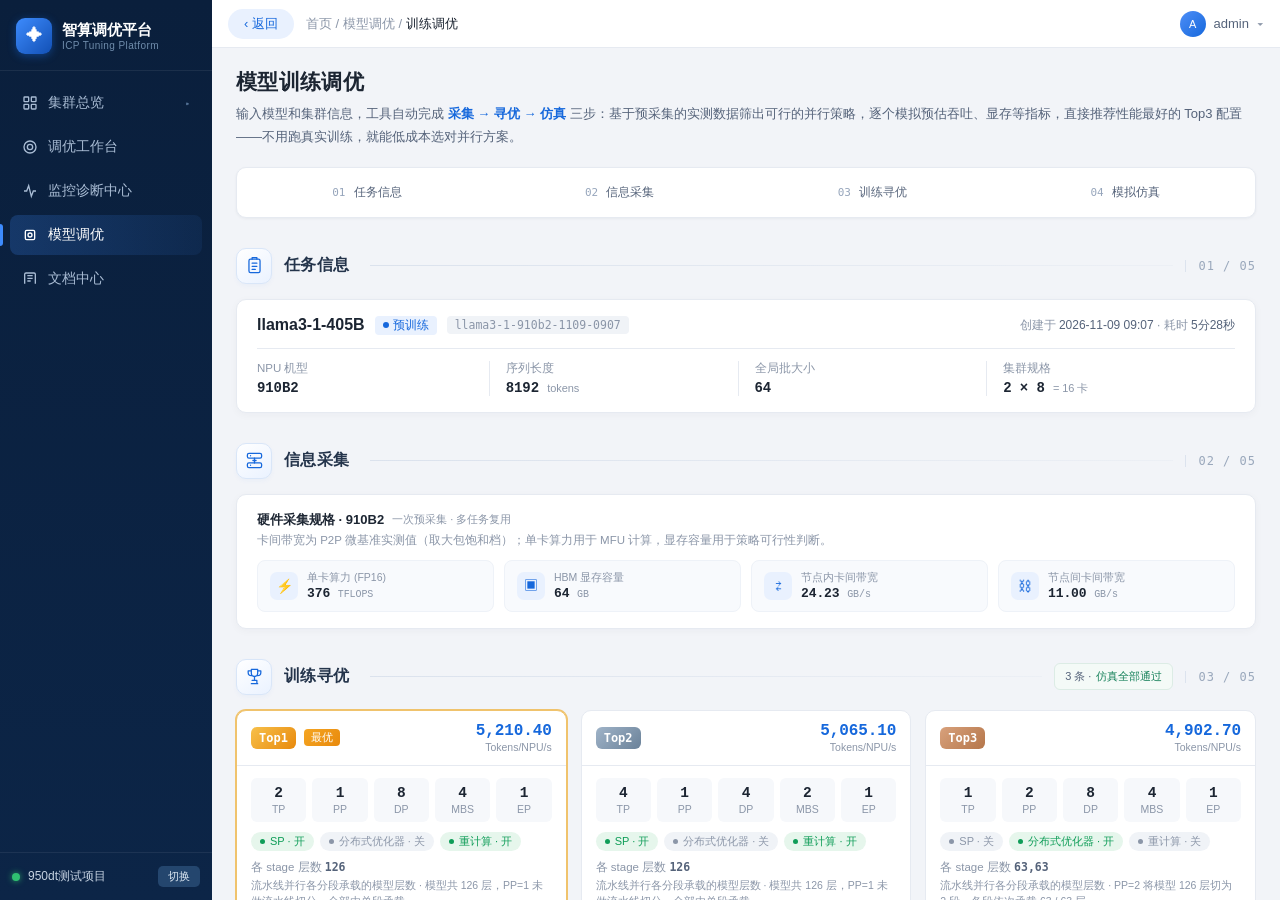
<file: ui-template/data/模型调优页面-训练调优-v2旗舰版2.html>
<!DOCTYPE html>
<html lang="zh-CN">

<head>
    <meta charset="UTF-8">
    <meta name="viewport" content="width=device-width, initial-scale=1.0">
    <title>智算调优平台 · 模型调优（训练调优）V2 旗舰版</title>
    <style>
        :root {
            --sidebar-bg: #0a1f3c;
            --sidebar-hover: #14304c;
            --primary: #1668dc;
            --primary-dark: #0e56c0;
            --primary-2: #3d8bfd;
            --bg: #f2f4f8;
            --card: #ffffff;
            --border: #e6eaf1;
            --border-dark: #d6dce6;
            --text: #1c2532;
            --text-2: #55637a;
            --text-3: #8b96a8;
            --green: #0f9d58;
            --green-bg: #e6f6ec;
            --orange: #e8890c;
            --orange-bg: #fdf3e3;
            --red: #e1463e;
            --red-bg: #fdecea;
            --blue-bg: #e9f1fe;
            --radius: 10px;
            --shadow: 0 1px 3px rgba(28, 37, 50, .05);
        }

        * {
            margin: 0;
            padding: 0;
            box-sizing: border-box;
        }

        /* 6. 字体优化：正文/数字分层、抗锯齿、表格数字等宽对齐 */
        body {
            font-family: "PingFang SC", "Microsoft YaHei", "Helvetica Neue", "Segoe UI", Arial, sans-serif;
            background: var(--bg);
            color: var(--text);
            font-size: 14px;
            -webkit-font-smoothing: antialiased;
            text-rendering: optimizeLegibility;
        }

        .num,
        .ov-cell .v,
        .dim .v,
        .mi .v,
        .cs-val,
        .sc-tput .v,
        .hw-item .v {
            font-family: "SF Mono", Consolas, "Courier New", monospace;
            font-variant-numeric: tabular-nums;
            letter-spacing: -.1px;
        }

        .layout {
            display: flex;
            height: 100vh;
            overflow: hidden;
        }

        /* ============ 左侧导航（平台现状复刻） ============ */
        .sidebar {
            width: 212px;
            background: linear-gradient(180deg, #0a1f3c 0%, #0c2547 100%);
            color: #c6d3e2;
            display: flex;
            flex-direction: column;
            flex-shrink: 0;
        }

        .logo {
            display: flex;
            align-items: center;
            gap: 10px;
            padding: 18px 16px 16px;
            border-bottom: 1px solid rgba(255, 255, 255, .07);
        }

        .logo-icon {
            width: 36px;
            height: 36px;
            border-radius: 9px;
            background: linear-gradient(135deg, #3d8bfd, #1250b5);
            display: flex;
            align-items: center;
            justify-content: center;
            color: #fff;
            font-size: 17px;
            box-shadow: 0 2px 8px rgba(22, 104, 220, .45);
        }

        .logo-name {
            font-size: 15px;
            font-weight: 600;
            color: #fff;
            line-height: 1.25;
        }

        .logo-sub {
            font-size: 10px;
            color: #6f8cab;
            letter-spacing: .4px;
        }

        .menu {
            flex: 1;
            padding: 12px 10px;
        }

        .menu-item {
            display: flex;
            align-items: center;
            gap: 10px;
            padding: 11px 12px;
            border-radius: 8px;
            cursor: pointer;
            font-size: 13.5px;
            margin-bottom: 4px;
            color: #a9bcd4;
            position: relative;
            transition: all .15s;
        }

        .menu-item svg {
            width: 16px;
            height: 16px;
            flex-shrink: 0;
        }

        .menu-item:hover {
            background: var(--sidebar-hover);
            color: #e6eef7;
        }

        .menu-item.active {
            background: linear-gradient(90deg, rgba(61, 139, 253, .22), rgba(61, 139, 253, .08));
            color: #fff;
            font-weight: 500;
        }

        .menu-item.active::before {
            content: "";
            position: absolute;
            left: -10px;
            top: 9px;
            bottom: 9px;
            width: 3px;
            border-radius: 0 3px 3px 0;
            background: var(--primary-2);
        }

        .menu-item .arrow {
            margin-left: auto;
            font-size: 10px;
            color: #5f7ea3;
        }

        .space-bar {
            padding: 13px 12px;
            border-top: 1px solid rgba(255, 255, 255, .07);
            display: flex;
            align-items: center;
            gap: 8px;
        }

        .space-dot {
            width: 8px;
            height: 8px;
            border-radius: 50%;
            background: #2fbf71;
            flex-shrink: 0;
            box-shadow: 0 0 6px rgba(47, 191, 113, .8);
        }

        .space-name {
            font-size: 12px;
            color: #c6d3e2;
            flex: 1;
            white-space: nowrap;
            overflow: hidden;
            text-overflow: ellipsis;
        }

        .space-btn {
            background: #24466e;
            color: #dce7f2;
            border: none;
            border-radius: 5px;
            font-size: 11px;
            padding: 3px 10px;
            cursor: pointer;
        }

        /* ============ 顶栏 ============ */
        .main {
            flex: 1;
            display: flex;
            flex-direction: column;
            min-width: 0;
        }

        .topbar {
            height: 48px;
            background: #fff;
            border-bottom: 1px solid var(--border);
            display: flex;
            align-items: center;
            padding: 0 16px;
            gap: 12px;
            flex-shrink: 0;
        }

        .btn-back {
            display: flex;
            align-items: center;
            gap: 6px;
            background: var(--blue-bg);
            color: var(--primary);
            border: none;
            border-radius: 17px;
            padding: 6px 16px;
            font-size: 13px;
            cursor: pointer;
        }

        .crumb {
            font-size: 13px;
            color: var(--text-3);
        }

        .crumb b {
            color: var(--text);
            font-weight: 500;
        }

        .topbar-right {
            margin-left: auto;
            display: flex;
            align-items: center;
            gap: 8px;
            font-size: 13px;
            color: var(--text-2);
        }

        .avatar {
            width: 26px;
            height: 26px;
            border-radius: 50%;
            background: linear-gradient(135deg, #4d8ef7, #1668dc);
            color: #fff;
            display: flex;
            align-items: center;
            justify-content: center;
            font-size: 11px;
        }

        /* ============ 页面主体 ============ */
        .content {
            flex: 1;
            overflow-y: auto;
            padding: 20px 24px 36px;
        }

        .page-head {
            margin-bottom: 18px;
        }

        .page-head h1 {
            font-size: 21px;
            font-weight: 700;
            letter-spacing: .3px;
        }

        .page-head p {
            font-size: 13px;
            color: var(--text-2);
            margin-top: 7px;
            line-height: 1.75;
        }

        .page-head p b {
            color: var(--primary);
            font-weight: 600;
        }

        .card {
            background: var(--card);
            border: 1px solid var(--border);
            border-radius: var(--radius);
            box-shadow: var(--shadow);
        }

        /* ============ 模块标题：左对齐章节层级 ============ */
        .sec-conn {
            display: flex;
            align-items: center;
            gap: 12px;
            min-height: 46px;
            margin: 25px 0 10px;
        }

        .sec-conn:first-child {
            margin-top: 2px;
        }

        .sec-icon {
            display: flex;
            align-items: center;
            justify-content: center;
            width: 36px;
            height: 36px;
            flex-shrink: 0;
            border: 1px solid #d9e6f8;
            border-radius: 10px;
            color: var(--primary);
            background: linear-gradient(145deg, #fff 0%, #eaf2ff 100%);
            box-shadow: 0 2px 5px rgba(22, 104, 220, .04);
        }

        .sec-icon svg {
            width: 19px;
            height: 19px;
        }

        .sec-heading {
            margin: 0;
            font-size: 16px;
            font-weight: 600;
            line-height: 1.4;
            letter-spacing: .4px;
            color: #24344b;
        }

        .sec-rule {
            flex: 1;
            min-width: 12px;
            height: 1px;
            margin-left: 8px;
            background: linear-gradient(90deg, #dbe2ed, rgba(219, 226, 237, .25));
        }

        .sec-extra {
            display: inline-flex;
            align-items: center;
            gap: 5px;
            padding: 5px 10px;
            border: 1px solid #dcece5;
            border-radius: 6px;
            background: #f4faf7;
            font-size: 11px;
            color: var(--text-2);
            white-space: nowrap;
        }

        .sec-extra b {
            color: #16815a;
            font-weight: 500;
        }

        .sec-index {
            padding-left: 12px;
            border-left: 1px solid #dce3ee;
            color: #9aa8bc;
            font: 500 12px/1 "SF Mono", Consolas, monospace;
            letter-spacing: 1px;
        }

        @media (max-width: 760px) {
            .sec-conn {
                gap: 9px;
            }

            .sec-heading {
                font-size: 14px;
                letter-spacing: 0;
            }

            .sec-extra {
                font-size: 10px;
                padding: 4px 6px;
            }

            .sec-index {
                display: none;
            }
        }

        /* 状态标签 */
        .tag {
            display: inline-flex;
            align-items: center;
            gap: 4px;
            font-size: 11.5px;
            border-radius: 4px;
            padding: 2px 8px;
            font-weight: 500;
            flex-shrink: 0;
        }

        .tag::before {
            content: "";
            width: 6px;
            height: 6px;
            border-radius: 50%;
            background: currentColor;
        }

        .tag.ok {
            background: var(--green-bg);
            color: var(--green);
        }

        .tag.type {
            background: var(--blue-bg);
            color: var(--primary);
        }

        /* ============ 任务信息卡 ============ */
        .overview {
            background: #fff;
            border: 1px solid var(--border);
            border-radius: 10px;
            padding: 16px 20px;
        }

        .ov-top {
            display: flex;
            align-items: center;
            gap: 10px;
            flex-wrap: wrap;
        }

        .ov-model {
            font-size: 16px;
            font-weight: 600;
        }

        .ov-id {
            font-size: 11.5px;
            color: var(--text-3);
            font-family: "SF Mono", Consolas, monospace;
            background: #f0f3f7;
            border-radius: 4px;
            padding: 2px 8px;
        }

        .ov-cost {
            margin-left: auto;
            font-size: 12px;
            color: var(--text-3);
        }

        .ov-cost b {
            color: var(--text-2);
            font-weight: 500;
        }

        .ov-specs {
            display: flex;
            margin-top: 13px;
            padding-top: 12px;
            border-top: 1px solid var(--border);
        }

        .ov-cell {
            flex: 1;
            padding: 0 16px;
            border-right: 1px solid var(--border);
        }

        .ov-cell:first-child {
            padding-left: 0;
        }

        .ov-cell:last-child {
            border-right: none;
        }

        .ov-cell .k {
            font-size: 11.5px;
            color: var(--text-3);
            margin-bottom: 4px;
        }

        .ov-cell .v {
            font-size: 14px;
            font-weight: 600;
        }

        .ov-cell .v small {
            font-weight: 400;
            color: var(--text-3);
            font-size: 11px;
            font-family: "PingFang SC", "Microsoft YaHei", sans-serif;
        }

        /* ============ 采集信息卡 ============ */
        .hw-card {
            background: #fff;
            border: 1px solid var(--border);
            border-radius: 10px;
            padding: 16px 20px;
        }

        .hw-head {
            display: flex;
            align-items: center;
            gap: 8px;
            font-size: 13px;
            font-weight: 600;
            margin-bottom: 4px;
        }

        .hw-head .tag-src {
            font-size: 11px;
            font-weight: 400;
            color: var(--text-3);
        }

        .hw-note {
            font-size: 11.5px;
            color: var(--text-3);
            margin-bottom: 12px;
        }

        .hw-grid {
            display: grid;
            grid-template-columns: repeat(4, 1fr);
            gap: 10px;
        }

        .hw-item {
            background: #f8fafd;
            border: 1px solid #eef2f8;
            border-radius: 8px;
            padding: 10px 12px;
            display: flex;
            align-items: center;
            gap: 9px;
        }

        .hw-ico {
            width: 28px;
            height: 28px;
            border-radius: 7px;
            background: var(--blue-bg);
            color: var(--primary);
            display: flex;
            align-items: center;
            justify-content: center;
            font-size: 14px;
            flex-shrink: 0;
        }

        .hw-item .k {
            font-size: 10.5px;
            color: var(--text-3);
        }

        .hw-item .v {
            font-size: 13px;
            font-weight: 700;
            margin-top: 1px;
        }

        .hw-item .v small {
            font-size: 10px;
            color: var(--text-3);
            font-weight: 400;
        }

        /* ============ 策略卡片 ============ */
        .strat-grid {
            display: grid;
            grid-template-columns: repeat(3, 1fr);
            gap: 14px;
        }

        .strat-card {
            border: 1px solid var(--border);
            border-radius: 10px;
            background: #fff;
            display: flex;
            flex-direction: column;
            transition: box-shadow .15s, transform .15s;
        }

        .strat-card:hover {
            box-shadow: 0 6px 16px rgba(28, 37, 50, .09);
            transform: translateY(-2px);
        }

        .strat-card.best {
            border-color: #f0c36d;
            box-shadow: 0 0 0 1px #f0c36d;
        }

        .sc-head {
            display: flex;
            align-items: center;
            gap: 8px;
            padding: 12px 14px;
            border-bottom: 1px solid var(--border);
        }

        .rank-dot {
            height: 22px;
            border-radius: 6px;
            display: inline-flex;
            align-items: center;
            justify-content: center;
            font-size: 12px;
            font-weight: 700;
            color: #fff;
            flex-shrink: 0;
            padding: 0 8px;
            font-family: "SF Mono", Consolas, monospace;
        }

        .r1 {
            background: linear-gradient(135deg, #f7c04a, #e8890c);
        }

        .r2 {
            background: linear-gradient(135deg, #9fb3c8, #6b8299);
        }

        .r3 {
            background: linear-gradient(135deg, #d8a17c, #b5764a);
        }

        .best-tag {
            font-size: 11px;
            background: linear-gradient(135deg, #f5a623, #e8890c);
            color: #fff;
            border-radius: 4px;
            padding: 1px 7px;
            font-weight: 500;
        }

        .sc-tput {
            margin-left: auto;
            text-align: right;
        }

        .sc-tput .v {
            font-size: 16px;
            font-weight: 700;
            color: var(--primary);
            line-height: 1.1;
        }

        .sc-tput .k {
            font-size: 10.5px;
            color: var(--text-3);
            margin-top: 1px;
        }

        /* 并行维度数字方块 */
        .dim-row {
            display: grid;
            grid-template-columns: repeat(5, 1fr);
            gap: 6px;
            padding: 12px 14px 0;
        }

        .dim {
            background: #f6f8fb;
            border-radius: 6px;
            padding: 7px 0;
            text-align: center;
            cursor: help;
        }

        .dim .v {
            font-size: 14.5px;
            font-weight: 700;
        }

        .dim .k {
            font-size: 10.5px;
            color: var(--text-3);
            margin-top: 2px;
        }

        /* 开关 pill */
        .sw-row {
            display: flex;
            gap: 6px;
            padding: 10px 14px 0;
            flex-wrap: wrap;
        }

        .sw {
            font-size: 11px;
            border-radius: 11px;
            padding: 2px 9px;
            display: inline-flex;
            align-items: center;
            gap: 5px;
        }

        .sw::before {
            content: "";
            width: 5px;
            height: 5px;
            border-radius: 50%;
            background: currentColor;
        }

        .sw.on {
            background: var(--green-bg);
            color: var(--green);
        }

        .sw.off {
            background: #f0f3f7;
            color: var(--text-3);
        }

        /* 3. 各 stage 层数：带解释 */
        .sc-layer {
            padding: 9px 14px 0;
            font-size: 11.5px;
            color: var(--text-3);
        }

        .sc-layer b {
            color: var(--text-2);
            font-family: "SF Mono", Consolas, monospace;
            font-weight: 600;
        }

        .sc-layer-tip {
            display: block;
            font-size: 10.5px;
            color: var(--text-3);
            margin-top: 3px;
            line-height: 1.5;
        }

        /* 仿真指标 2×2 */
        .sc-metrics {
            margin: 12px 14px 13px;
            border-top: 1px dashed var(--border);
            padding-top: 11px;
            display: grid;
            grid-template-columns: 1fr 1fr;
            gap: 8px 14px;
        }

        .mi .k {
            font-size: 11px;
            color: var(--text-3);
        }

        .mi .v {
            font-size: 13px;
            font-weight: 600;
            margin-top: 1px;
        }

        .mi .v small {
            font-size: 10.5px;
            color: var(--text-3);
            font-weight: 400;
            font-family: "PingFang SC", "Microsoft YaHei", sans-serif;
        }

        /* ============ 对比柱状图 ============ */
        .chart-card {
            border: 1px solid var(--border);
            border-radius: 10px;
            background: #fff;
            padding: 16px 20px;
        }

        .chart-head {
            display: flex;
            align-items: center;
            gap: 10px;
        }

        .chart-title {
            font-size: 14px;
            font-weight: 600;
            letter-spacing: .2px;
        }

        .chart-sub {
            font-size: 11.5px;
            color: var(--text-3);
            margin-top: 5px;
            margin-bottom: 8px;
        }

        /* 图表左右结构：左图（垂直居中）+ 右侧指标面板 */
        .chart-body {
            display: flex;
            gap: 22px;
            align-items: stretch;
        }

        /* 4. 左图整体垂直居中，避免低分辨率下顶部留白 */
        .chart-left {
            flex: 0 0 58%;
            min-width: 0;
            display: flex;
            flex-direction: column;
        }

        .chart-svg-wrap {
            flex: 1;
            display: flex;
            align-items: center;
        }

        .chart-svg-wrap svg {
            width: 100%;
            height: auto;
            display: block;
        }

        .chart-left-head {
            display: flex;
            align-items: center;
            justify-content: space-between;
            margin-bottom: 4px;
        }

        .cl-title {
            font-size: 12.5px;
            font-weight: 600;
            color: var(--text-2);
        }

        .chart-legend {
            display: flex;
            gap: 14px;
            font-size: 11.5px;
            color: var(--text-2);
        }

        .chart-legend span {
            display: flex;
            align-items: center;
            gap: 5px;
        }

        .lg-dot {
            width: 9px;
            height: 9px;
            border-radius: 2px;
            flex-shrink: 0;
        }

        .chart-side {
            flex: 1;
            border-left: 1px solid var(--border);
            padding-left: 22px;
            display: flex;
            flex-direction: column;
        }

        .cs-title {
            font-size: 12.5px;
            font-weight: 600;
            color: var(--text-2);
            margin-bottom: 4px;
        }

        .cs-sub {
            font-size: 11px;
            color: var(--text-3);
            margin-bottom: 14px;
        }

        .cs-groups {
            flex: 1;
            display: flex;
            flex-direction: column;
            justify-content: space-evenly;
            gap: 10px;
        }

        .cs-metric-name {
            font-size: 12px;
            font-weight: 600;
            color: var(--text-2);
            margin-bottom: 7px;
        }

        .cs-row {
            display: flex;
            align-items: center;
            gap: 9px;
            padding: 3.5px 0;
        }

        .cs-rank {
            width: 18px;
            height: 18px;
            border-radius: 5px;
            font-size: 10.5px;
            font-weight: 700;
            display: flex;
            align-items: center;
            justify-content: center;
            flex-shrink: 0;
        }

        .cs-rank.r1 {
            background: var(--orange);
            color: #fff;
        }

        .cs-rank.r2 {
            background: #e3eaf5;
            color: #5b6b84;
        }

        .cs-rank.r3 {
            background: #eef2f8;
            color: #9aa6b9;
        }

        .cs-val {
            width: 96px;
            min-width: 96px;
            white-space: nowrap;
            font-size: 12px;
            color: var(--text);
            flex-shrink: 0;
            position: relative;
            z-index: 1;
            background: #fff;
            padding: 1px 3px;
            border-radius: 3px;
        }

        .cs-val.r1 {
            color: #d97b06;
            font-weight: 700;
        }

        .cs-track {
            flex: 1;
            height: 8px;
            background: #f3f5fa;
            border-radius: 4px;
            overflow: hidden;
        }

        .cs-bar {
            height: 100%;
            border-radius: 4px;
        }

        .cs-bar.r1 {
            background: #f0b264;
        }

        .cs-bar.r2 {
            background: #bccbe6;
        }

        .cs-bar.r3 {
            background: #d6e0f0;
        }

        .cs-note {
            margin-top: auto;
            padding-top: 12px;
            border-top: 1px dashed var(--border);
            font-size: 11px;
            color: var(--text-3);
            line-height: 1.6;
        }

        /* ============ 8. 工具基本原理（左右双面板） ============ */
        .pr-grid {
            display: grid;
            grid-template-columns: 1fr 1fr;
            gap: 14px;
        }

        .pr-panel {
            background: #fff;
            border: 1px solid var(--border);
            border-radius: 10px;
            padding: 16px 18px;
            display: flex;
            flex-direction: column;
        }

        .pr-head {
            display: flex;
            align-items: center;
            gap: 10px;
            margin-bottom: 14px;
        }

        .pr-badge {
            width: 30px;
            height: 30px;
            border-radius: 8px;
            display: flex;
            align-items: center;
            justify-content: center;
            font-size: 14px;
            flex-shrink: 0;
        }

        .pr-badge.a {
            background: var(--blue-bg);
            color: var(--primary);
        }

        .pr-badge.b {
            background: var(--orange-bg);
            color: var(--orange);
        }

        .pr-title {
            font-size: 13.5px;
            font-weight: 600;
            letter-spacing: .2px;
        }

        .pr-sub {
            font-size: 11px;
            color: var(--text-3);
            margin-top: 2px;
        }

        .pr-step {
            display: flex;
            gap: 10px;
            align-items: flex-start;
        }

        .pr-step-rail {
            display: flex;
            flex-direction: column;
            align-items: center;
            flex-shrink: 0;
        }

        .pr-num {
            width: 20px;
            height: 20px;
            border-radius: 50%;
            display: flex;
            align-items: center;
            justify-content: center;
            font-size: 10.5px;
            font-weight: 700;
            font-family: "SF Mono", Consolas, monospace;
            flex-shrink: 0;
        }

        .pr-num.a {
            background: var(--blue-bg);
            color: var(--primary);
        }

        .pr-num.b {
            background: var(--orange-bg);
            color: var(--orange);
        }

        .pr-rail {
            width: 1px;
            flex: 1;
            min-height: 10px;
            background: #dde3ec;
            margin: 3px 0;
        }

        .pr-step-body {
            padding-bottom: 12px;
        }

        .pr-step:last-child .pr-step-body {
            padding-bottom: 0;
        }

        .pr-step .n {
            font-size: 12.5px;
            font-weight: 600;
            line-height: 20px;
        }

        .pr-step .d {
            font-size: 11px;
            color: var(--text-3);
            line-height: 1.6;
            margin-top: 2px;
        }

        .pr-chips {
            margin-top: 14px;
            padding-top: 11px;
            border-top: 1px dashed var(--border);
            display: flex;
            flex-wrap: wrap;
            gap: 6px;
            align-items: center;
        }

        .pr-chips .lb {
            font-size: 11px;
            color: var(--text-3);
            margin-right: 2px;
        }

        .pr-chip {
            font-size: 10.5px;
            border-radius: 10px;
            padding: 2px 9px;
            font-weight: 500;
        }

        .pr-chip.a {
            background: var(--blue-bg);
            color: var(--primary-dark);
        }

        .pr-chip.b {
            background: var(--orange-bg);
            color: #b06a08;
        }

        /* 整体训练调优引擎横向流程 */
        .engine-card {
            border: 1px solid var(--border);
            border-radius: 12px;
            background: #fff;
            overflow: hidden;
            box-shadow: var(--shadow);
        }

        .engine-head {
            display: flex;
            align-items: center;
            justify-content: space-between;
            gap: 16px;
            padding: 22px 24px 18px;
            border-bottom: 1px solid #edf1f6;
            background: linear-gradient(110deg, #f6f9ff, #fff 70%);
        }

        .engine-title {
            font-size: 20px;
            font-weight: 700;
            color: #24518d;
            letter-spacing: .2px;
        }

        .engine-title span {
            margin-left: 9px;
            font-size: 14px;
            font-weight: 500;
            color: var(--text-2);
        }

        .engine-head p {
            margin-top: 7px;
            font-size: 12px;
            color: var(--text-3);
        }

        .engine-tag {
            font-size: 11px;
            color: #6280a7;
            padding: 7px 11px;
            border: 1px solid #e0e9f6;
            border-radius: 6px;
            background: #fff;
            white-space: nowrap;
        }

        .engine-scroll {
            overflow-x: auto;
            padding: 24px;
        }

        .engine-flow {
            display: grid;
            grid-template-columns: repeat(5, minmax(0, 1fr));
            gap: 28px;
            min-width: 880px;
        }

        .engine-step {
            position: relative;
            padding: 17px 15px 15px;
            border: 1px solid #e2e9f4;
            border-radius: 10px;
            background: linear-gradient(160deg, #f9fbff, #fff);
        }

        .engine-stage {
            display: flex;
            align-items: center;
            justify-content: space-between;
        }

        .engine-icon {
            display: flex;
            align-items: center;
            justify-content: center;
            width: 36px;
            height: 36px;
            border-radius: 9px;
            background: #eaf2ff;
            color: #3478d1;
        }

        .engine-icon svg {
            width: 21px;
            height: 21px;
        }

        .engine-no {
            font: 500 21px Consolas, monospace;
            color: #ced9e9;
        }

        .engine-step h3 {
            font-size: 14px;
            font-weight: 600;
            color: #273c58;
            margin: 15px 0 9px;
        }

        .engine-step p {
            min-height: 60px;
            font-size: 11.5px;
            line-height: 1.8;
            color: #6c7c92;
        }

        .engine-tags {
            display: flex;
            flex-direction: column;
            align-items: flex-start;
            gap: 6px;
            margin-top: 14px;
            padding-top: 13px;
            border-top: 1px solid #edf1f7;
        }

        .engine-tags span {
            font-size: 10px;
            line-height: 1.5;
            color: #6782a5;
        }

        .engine-arrow {
            position: absolute;
            top: calc(50% - 13px);
            right: -24px;
            font-size: 21px;
            color: #9eb9dd;
        }

        .engine-step.output {
            border-color: #c7deef;
            background: linear-gradient(150deg, #eff7ff, #f9fcff);
        }

        .engine-step.output .engine-icon {
            background: #dcecff;
            color: #1668dc;
        }

        .engine-foot {
            display: flex;
            align-items: center;
            justify-content: center;
            flex-wrap: wrap;
            gap: 15px;
            padding: 14px 20px;
            background: #fafbfd;
            border-top: 1px solid #edf1f6;
            font-size: 11px;
            color: #6d7e95;
        }

        .engine-foot-label {
            color: #365c8b;
            font-weight: 600;
        }

        .engine-foot i {
            width: 3px;
            height: 3px;
            border-radius: 50%;
            background: #bdcada;
        }

        @media(max-width:1000px) {
            .engine-tag {
                display: none;
            }

            .engine-scroll {
                padding: 18px;
            }
        }

        .compact-engine-head {
            padding: 15px 20px;
            background: linear-gradient(105deg, #f8faff, #fff 65%);
        }

        .compact-engine-head .engine-title {
            font-size: 16px;
            letter-spacing: .1px;
        }

        .compact-engine-head .engine-title span {
            font-size: 12px;
            color: #7b8ba1;
        }

        .compact-engine-head .engine-tag {
            padding: 4px 9px;
            font-size: 10px;
            border-color: #e6ecf4;
            color: #8796ab;
        }

        .principle-canvas {
            overflow-x: auto;
            padding: 16px 20px 2px;
            background: linear-gradient(180deg, #fff, #fdfefe);
        }

        .principle-caption {
            display: flex;
            align-items: center;
            gap: 16px;
            padding: 10px 20px 13px;
            font-size: 10px;
            color: #8796aa;
        }

        .principle-key {
            display: inline-flex;
            align-items: center;
            gap: 5px;
        }

        .principle-key i {
            width: 6px;
            height: 6px;
            border-radius: 2px;
            background: #8eadd6;
        }

        .principle-key.evaluation i {
            background: #97b9c7;
        }

        .principle-caption-note {
            margin-left: auto;
            color: #9aa6b6;
        }

        /* 章节导航与自适应细节 */
        .section-nav {
            display: flex;
            align-items: center;
            gap: 5px;
            padding: 6px;
            margin-bottom: 18px;
            border: 1px solid var(--border);
            border-radius: 10px;
            background: #fff;
            box-shadow: var(--shadow);
            overflow-x: auto;
        }

        .section-nav a {
            flex: 1;
            display: flex;
            align-items: center;
            justify-content: center;
            gap: 8px;
            padding: 10px 12px;
            border-radius: 7px;
            color: var(--text-2);
            font-size: 12px;
            text-decoration: none;
            white-space: nowrap;
            transition: background .15s, color .15s;
        }

        .section-nav a span {
            font: 11px Consolas, monospace;
            color: #97a6bc;
        }

        .section-nav a:hover,
        .section-nav a:focus-visible {
            background: #edf4ff;
            color: var(--primary);
        }

        .section-nav a:focus-visible {
            outline: 2px solid #91baff;
            outline-offset: -2px;
        }

        .sec-conn {
            scroll-margin-top: 18px;
        }

        .metric-direction {
            float: right;
            font-size: 10px;
            font-weight: 400;
            color: var(--text-3);
        }

        .cs-row.metric-best {
            background: #f2f8ff;
            border-radius: 5px;
            padding-left: 5px;
            padding-right: 5px;
        }

        .cs-row.metric-best .cs-val {
            color: var(--primary);
            font-weight: 700;
        }

        .cs-row.metric-best .cs-bar {
            background: #518ce1;
        }

        .metric-label {
            font-size: 10px;
            color: var(--primary);
            white-space: nowrap;
        }

        .overview,
        .hw-card,
        .chart-card,
        .pr-panel {
            box-shadow: 0 2px 8px rgba(28, 37, 50, .035);
        }

        @media (max-width:1200px) {
            .chart-body {
                flex-direction: column;
                gap: 20px;
            }

            .chart-left {
                flex: auto;
            }

            .chart-left-head {
                flex-wrap: wrap;
                gap: 8px;
            }

            .chart-side {
                border-left: 0;
                border-top: 1px solid var(--border);
                padding: 18px 0 0;
            }

            .cs-groups {
                display: grid;
                grid-template-columns: repeat(3, minmax(0, 1fr));
                gap: 16px;
            }

            .cs-row {
                gap: 5px;
                flex-wrap: wrap;
            }

            .cs-track {
                min-width: 35px;
            }

            .hw-grid {
                grid-template-columns: repeat(2, minmax(0, 1fr));
            }

            .ov-top {
                flex-wrap: wrap;
            }

            .ov-cost {
                margin-left: 0;
            }
        }

        @media (max-width:1000px) {

            .strat-grid,
            .pr-grid {
                grid-template-columns: 1fr;
            }

            .ov-specs {
                flex-wrap: wrap;
            }

            .ov-cell {
                flex: 1 1 30%;
                padding: 10px 14px;
            }

            .content {
                padding: 16px;
            }

            .section-nav a {
                padding: 9px;
            }
        }

        @media (max-width:760px) {
            .sidebar {
                width: 64px;
            }

            .sidebar .logo-name,
            .sidebar .logo-sub,
            .sidebar .space-bar {
                display: none;
            }

            .sidebar .logo {
                padding: 16px 12px;
            }

            .menu-item {
                font-size: 0;
                padding: 12px;
                gap: 0;
            }

            .menu-item .arrow {
                display: none;
            }

            .cs-groups {
                grid-template-columns: 1fr;
            }

            .chart-card {
                padding: 16px 12px;
            }

            .chart-legend {
                flex-wrap: wrap;
                gap: 8px;
                font-size: 10px;
            }
        }

        ::-webkit-scrollbar {
            width: 8px;
            height: 8px;
        }

        ::-webkit-scrollbar-thumb {
            background: #c9d2de;
            border-radius: 4px;
        }

        ::-webkit-scrollbar-track {
            background: transparent;
        }
    </style>
</head>

<body>
    <div class="layout">

        <!-- ============ 左侧导航（平台现状，保持不动） ============ -->
        <aside class="sidebar">
            <div class="logo">
                <div class="logo-icon">✦</div>
                <div>
                    <div class="logo-name">智算调优平台</div>
                    <div class="logo-sub">ICP Tuning Platform</div>
                </div>
            </div>
            <nav class="menu">
                <div class="menu-item"><svg viewBox="0 0 24 24" fill="none" stroke="currentColor" stroke-width="2">
                        <rect x="3" y="3" width="7" height="7" rx="1" />
                        <rect x="14" y="3" width="7" height="7" rx="1" />
                        <rect x="3" y="14" width="7" height="7" rx="1" />
                        <rect x="14" y="14" width="7" height="7" rx="1" />
                    </svg>集群总览<span class="arrow">▸</span></div>
                <div class="menu-item"><svg viewBox="0 0 24 24" fill="none" stroke="currentColor" stroke-width="2">
                        <circle cx="12" cy="12" r="9" />
                        <circle cx="12" cy="12" r="4" />
                    </svg>调优工作台</div>
                <div class="menu-item"><svg viewBox="0 0 24 24" fill="none" stroke="currentColor" stroke-width="2">
                        <path d="M3 12h4l3-8 4 16 3-8h4" />
                    </svg>监控诊断中心</div>
                <div class="menu-item active"><svg viewBox="0 0 24 24" fill="none" stroke="currentColor"
                        stroke-width="2">
                        <rect x="5" y="5" width="14" height="14" rx="2" />
                        <circle cx="12" cy="12" r="3" />
                    </svg>模型调优</div>
                <div class="menu-item"><svg viewBox="0 0 24 24" fill="none" stroke="currentColor" stroke-width="2">
                        <path d="M4 19V5a2 2 0 0 1 2-2h12a2 2 0 0 1 2 2v14" />
                        <path d="M8 7h8M8 11h8M8 15h5" />
                    </svg>文档中心</div>
            </nav>
            <div class="space-bar">
                <span class="space-dot"></span>
                <span class="space-name">950dt测试项目</span>
                <button class="space-btn">切换</button>
            </div>
        </aside>

        <!-- ============ 右侧主区 ============ -->
        <div class="main">
            <div class="topbar">
                <button class="btn-back">‹ 返回</button>
                <span class="crumb">首页 / 模型调优 / <b>训练调优</b></span>
                <div class="topbar-right">
                    <span class="avatar">A</span><span>admin</span><span style="color:var(--text-3)">▾</span>
                </div>
            </div>

            <div class="content">
                <!-- 1. 工具功能介绍（流程并入一句话） -->
                <div class="page-head">
                    <h1>模型训练调优</h1>
                    <p>输入模型和集群信息，工具自动完成 <b>采集 → 寻优 → 仿真</b>
                        三步：基于预采集的实测数据筛出可行的并行策略，逐个模拟预估吞吐、显存等指标，直接推荐性能最好的
                        Top3 配置——不用跑真实训练，就能低成本选对并行方案。</p>
                </div>

                <div class="detail" id="detailArea"></div>
            </div>
        </div>
    </div>

    <script>
        /* ================= 数据（字段与接口文档 v1.0.0 一致） ================= */
        const TASK={
            id: "llama3-1-910b2-1109-0907",model: "llama3-1-405B",npu: "910B2",taskType: "预训练",
            seq: 8192,gbs: 64,nodes: 2,npn: 8,status: "done",time: "2026-11-09 09:07",cost: "5分28秒",
            result: {
                top_configs: [
                    {
                        rank: 1,tp: 2,pp: 1,dp: 8,mbs: 4,sp: 1,ep: 1,dist_opt: 0,recompute: 1,num_layer_list: "126",
                        tokens_per_npu_s: 5210.40,time_cost: 1298.70,peak_memory: 48210.50,tflops: 152.30,mfu: 46.20
                    },
                    {
                        rank: 2,tp: 4,pp: 1,dp: 4,mbs: 2,sp: 1,ep: 1,dist_opt: 0,recompute: 1,num_layer_list: "126",
                        tokens_per_npu_s: 5065.10,time_cost: 1342.15,peak_memory: 45120.00,tflops: 147.80,mfu: 44.60
                    },
                    {
                        rank: 3,tp: 1,pp: 2,dp: 8,mbs: 4,sp: 0,ep: 1,dist_opt: 1,recompute: 0,num_layer_list: "63,63",
                        tokens_per_npu_s: 4902.70,time_cost: 1410.33,peak_memory: 43680.20,tflops: 140.50,mfu: 42.50
                    }
                ]
            }
        };

        /* NPU 硬件规格库（采集信息）
           - 单卡算力 / 显存容量：静态规格（算力用于 MFU，显存用于可行性判断）
           - 卡间带宽：P2P 带宽微基准实测（1MB~1GB 分档发包，取 1GB 饱和档），
             数据来源 profiled-data 目录下 p2p_intra_node.csv / p2p_inter_node.csv */
        const HW_SPEC={
            "910B2": [
                {ico: "⚡",k: "单卡算力 (FP16)",v: "376",u: "TFLOPS"},
                {ico: "▣",k: "HBM 显存容量",v: "64",u: "GB"},
                {ico: "⇄",k: "节点内卡间带宽",v: "24.23",u: "GB/s"},
                {ico: "⛓",k: "节点间卡间带宽",v: "11.00",u: "GB/s"}
            ],
            "950DT": [
                {ico: "⚡",k: "单卡算力 (FP16)",v: "486",u: "TFLOPS"},
                {ico: "▣",k: "HBM 显存容量",v: "96",u: "GB"},
                {ico: "⇄",k: "节点内卡间带宽",v: "46.95",u: "GB/s"},
                {ico: "⛓",k: "节点间卡间带宽",v: "219.46",u: "GB/s"}
            ]
        };

        const fmt=n => n.toLocaleString("en-US",{minimumFractionDigits: 2,maximumFractionDigits: 2});

        /* ================= 模块章节标题 ================= */
        function secConn (no,name,extra) {
            const icons={
                "01": '<rect x="5" y="4" width="14" height="17" rx="2"/><path d="M9 4V2h6v2M9 9h6M9 13h6M9 17h4"/>',
                "02": '<rect x="3" y="3" width="18" height="6" rx="2"/><rect x="3" y="15" width="18" height="6" rx="2"/><path d="M7 6h.01M7 18h.01M12 9v6M10 12h4"/>',
                "03": '<path d="M8 3h8v5a4 4 0 0 1-8 0V3ZM8 5H4v2a4 4 0 0 0 4 4M16 5h4v2a4 4 0 0 1-4 4M12 12v5M8 21h8M9 17h6v4"/>',
                "04": '<path d="M4 3v17h17M8 16v-5M13 16V7M18 16v-3"/>',
                "05": '<rect x="8" y="8" width="8" height="8" rx="2"/><path d="M9 3v5M15 3v5M9 16v5M15 16v5M3 9h5M3 15h5M16 9h5M16 15h5"/>'
            };
            return `<div class="sec-conn" id="section-${no}">
      <span class="sec-icon" aria-hidden="true"><svg viewBox="0 0 24 24" fill="none" stroke="currentColor" stroke-width="1.6" stroke-linecap="round" stroke-linejoin="round">${icons[no]||icons["01"]}</svg></span>
      <h2 class="sec-heading">${name}</h2>
      <span class="sec-rule" aria-hidden="true"></span>
      ${extra? `<span class="sec-extra">${extra}</span>`:""}
      <span class="sec-index" aria-hidden="true">${no} / 05</span>
    </div>`;
        }

        /* ================= 2. 任务信息卡 ================= */
        function overviewHtml (t) {
            return `<div class="overview">
    <div class="ov-top">
      <span class="ov-model">${t.model}</span>
      <span class="tag type">${t.taskType}</span>
      <span class="ov-id">${t.id}</span>
      <span class="ov-cost">创建于 <b>${t.time}</b> · 耗时 <b>${t.cost}</b></span>
    </div>
    <div class="ov-specs">
      <div class="ov-cell"><div class="k">NPU 机型</div><div class="v">${t.npu}</div></div>
      <div class="ov-cell"><div class="k">序列长度</div><div class="v">${t.seq} <small>tokens</small></div></div>
      <div class="ov-cell"><div class="k">全局批大小</div><div class="v">${t.gbs}</div></div>
      <div class="ov-cell"><div class="k">集群规格</div><div class="v">${t.nodes} × ${t.npn} <small>= ${t.nodes*t.npn} 卡</small></div></div>
    </div>
  </div>`;
        }

        /* ================= 2. 采集信息卡 ================= */
        function collectHtml (t) {
            const hw=HW_SPEC[t.npu]||[];
            return `<div class="hw-card">
    <div class="hw-head">硬件采集规格 · ${t.npu}
      <span class="tag-src">一次预采集 · 多任务复用</span>
    </div>
    <div class="hw-note">卡间带宽为 P2P 微基准实测值（取大包饱和档）；单卡算力用于 MFU 计算，显存容量用于策略可行性判断。</div>
    <div class="hw-grid">
      ${hw.map(h => `<div class="hw-item">
        <span class="hw-ico">${h.ico}</span>
        <div><div class="k">${h.k}</div><div class="v">${h.v} <small>${h.u}</small></div></div>
      </div>`).join("")}
    </div>
  </div>`;
        }

        /* ================= 策略卡片（3. 各 stage 层数带解释） ================= */
        function stratCards (t) {
            const sw=(on,name) => `<span class="sw ${on? "on":"off"}">${name} · ${on? "开":"关"}</span>`;
            return t.result.top_configs.map(c => {
                const layers=c.num_layer_list.split(",");
                const totalLayers=layers.reduce((s,x) => s+(+x),0);
                const layerTip=c.pp===1
                    ? `模型共 ${totalLayers} 层，PP=1 未做流水线切分，全部由单段承载`
                    :`PP=${c.pp} 将模型 ${totalLayers} 层切为 ${c.pp} 段，各段依次承载 ${layers.join(" / ")} 层`;
                return `
    <div class="strat-card${c.rank===1? " best":""}">
      <div class="sc-head">
        <span class="rank-dot r${c.rank}">Top${c.rank}</span>
        ${c.rank===1? '<span class="best-tag">最优</span>':""}
        <div class="sc-tput"><div class="v">${fmt(c.tokens_per_npu_s)}</div><div class="k">Tokens/NPU/s</div></div>
      </div>
      <div class="dim-row">
        <div class="dim" title="TP · 张量并行：单层计算切到多张卡上"><div class="v">${c.tp}</div><div class="k">TP</div></div>
        <div class="dim" title="PP · 流水并行：模型按层切为多段，每段放一组卡"><div class="v">${c.pp}</div><div class="k">PP</div></div>
        <div class="dim" title="DP · 数据并行：多组卡各算一份数据"><div class="v">${c.dp}</div><div class="k">DP</div></div>
        <div class="dim" title="MBS · 微批大小：流水线中每次前向/反向的样本数"><div class="v">${c.mbs}</div><div class="k">MBS</div></div>
        <div class="dim" title="EP · 专家并行：MoE 专家切到多张卡（稠密模型为 1）"><div class="v">${c.ep}</div><div class="k">EP</div></div>
      </div>
      <div class="sw-row">${sw(c.sp===1,"SP")}${sw(c.dist_opt===1,"分布式优化器")}${sw(c.recompute===1,"重计算")}</div>
      <div class="sc-layer">各 stage 层数 <b>${c.num_layer_list}</b>
        <span class="sc-layer-tip">流水线并行各分段承载的模型层数 · ${layerTip}</span>
      </div>
      <div class="sc-metrics">
        <div class="mi"><div class="k">迭代时间</div><div class="v">${fmt(c.time_cost)} <small>ms</small></div></div>
        <div class="mi"><div class="k">峰值显存</div><div class="v">${fmt(c.peak_memory)} <small>MB</small></div></div>
        <div class="mi"><div class="k">单卡算力</div><div class="v">${fmt(c.tflops)} <small>TFLOPS</small></div></div>
        <div class="mi"><div class="k">MFU</div><div class="v">${c.mfu.toFixed(2)} <small>%</small></div></div>
      </div>
    </div>`;
            }).join("");
        }

        /* ================= 4/5. 性能对比：双坐标轴分组直方图（左图垂直居中） ================= */
        function niceTicks (max) {
            const rough=max/4;
            const steps=[1,2,5,10,15,20,25,50,100,150,200,250,500,1000,1500,2000,2500,5000,10000];
            const s=steps.find(x => x>=rough)||10000;
            return {top: s*4,ticks: [0,1,2,3,4].map(i => i*s)};
        }

        function barChart (t) {
            const cs=t.result.top_configs;
            const W=620,H=252,padL=52,padR=52,padT=30,padB=34;
            const plotW=W-padL-padR,plotH=H-padT-padB;
            const tk=niceTicks(Math.max(...cs.map(c => c.tokens_per_npu_s)));
            const mf=niceTicks(Math.max(...cs.map(c => c.mfu)));
            const C_TK="#1668dc",C_TK_L="#9dbcf2",C_MF="#eda33a",C_MF_L="#f5d4a0";
            const yTk=v => padT+plotH*(1-v/tk.top);
            const yMf=v => padT+plotH*(1-v/mf.top);

            /* 横网格线 + 左轴（吞吐）刻度 + 右轴（MFU）刻度 */
            const grid=tk.ticks.map(v => {
                const y=yTk(v);
                return `<line x1="${padL}" y1="${y}" x2="${W-padR}" y2="${y}" stroke="${v===0? "#c9d2de":"#eef1f5"}" stroke-width="1"/>
      <text x="${padL-8}" y="${y+3.5}" text-anchor="end" font-size="10" fill="#8b96a8" font-family="Consolas,monospace">${v}</text>`;
            }).join("");
            const rticks=mf.ticks.map(v => {
                const y=yMf(v);
                return `<text x="${W-padR+8}" y="${y+3.5}" text-anchor="start" font-size="10" fill="#c9a05e" font-family="Consolas,monospace">${v}%</text>`;
            }).join("");
            const axes=`
      <line x1="${padL}" y1="${padT}" x2="${padL}" y2="${padT+plotH}" stroke="#c9d2de" stroke-width="1"/>
      <line x1="${W-padR}" y1="${padT}" x2="${W-padR}" y2="${padT+plotH}" stroke="#e8d5b5" stroke-width="1"/>
      <text x="${padL}" y="${padT-16}" text-anchor="start" font-size="10.5" fill="#8b96a8">吞吐 · Tokens/NPU/s</text>
      <text x="${W-padR}" y="${padT-16}" text-anchor="end" font-size="10.5" fill="#c9a05e">MFU · %</text>`;

            const groupW=plotW/cs.length,barW=32,gap=24;
            const bars=cs.map(c => {
                const cx=padL+groupW*(c.rank-1)+groupW/2;
                const x1=cx-barW-gap/2,x2=cx+gap/2;
                const y1=yTk(c.tokens_per_npu_s),y2=yMf(c.mfu);
                const fTk=c.rank===1? C_TK:C_TK_L;
                const fMf=c.rank===1? C_MF:C_MF_L;
                const lbColor=c.rank===1? "#e8890c":"#55637a";
                const tkLb=c.rank===1? C_TK:"#6f93d8";
                const mfLb=c.rank===1? "#c9830f":"#c9a05e";
                return `
      <rect x="${x1}" y="${y1}" width="${barW}" height="${padT+plotH-y1}" rx="4" fill="${fTk}"/>
      <rect x="${x2}" y="${y2}" width="${barW}" height="${padT+plotH-y2}" rx="4" fill="${fMf}"/>
      <text x="${x1+barW/2}" y="${y1-7}" text-anchor="middle" font-size="11" font-family="Consolas,monospace" font-weight="700" fill="${tkLb}">${fmt(c.tokens_per_npu_s)}</text>
      <text x="${x2+barW/2}" y="${y2-7}" text-anchor="middle" font-size="11" font-family="Consolas,monospace" font-weight="700" fill="${mfLb}">${c.mfu.toFixed(1)}%</text>
      <text x="${cx}" y="${H-12}" text-anchor="middle" font-size="12.5" font-weight="${c.rank===1? 700:500}" fill="${lbColor}">Top${c.rank}${c.rank===1? " ★":""}</text>`;
            }).join("");

            /* 右侧面板：图表未覆盖的三项仿真指标 */
            const sideGroups=[
                {name: "迭代时间 (ms)",get: c => c.time_cost,lower: true},
                {name: "峰值显存 (MB)",get: c => c.peak_memory,lower: true},
                {name: "单卡算力 (TFLOPS)",get: c => c.tflops,lower: false}
            ].map(m => {
                const max=Math.max(...cs.map(m.get));
                const rows=cs.map(c => `
        <div class="cs-row">
          <span class="cs-rank r${c.rank}">${c.rank}</span>
          <span class="cs-val r${c.rank}">${fmt(m.get(c))}</span>
          <div class="cs-track"><div class="cs-bar r${c.rank}" style="width:${(max>0? m.get(c)/max*100:0).toFixed(1)}%"></div></div>
        </div>`).join("");
                return `<div class="cs-group"><div class="cs-metric-name">${m.name}</div>${rows}</div>`;
            }).join("");

            return `<div class="chart-card">
    <div class="chart-head"><span class="chart-title">Top3 仿真结果</span></div>
    <div class="chart-sub">左图：吞吐与 MFU 双柱对比（双纵轴独立刻度）；右侧：其余三项仿真指标原始值</div>
    <div class="chart-body">
      <div class="chart-left">
        <div class="chart-left-head">
          <span class="cl-title">吞吐与 MFU 对比</span>
          <div class="chart-legend">
            <span><i class="lg-dot" style="background:${C_TK}"></i>吞吐（Tokens/NPU/s）</span>
            <span><i class="lg-dot" style="background:${C_MF}"></i>MFU（%）</span>
          </div>
        </div>
        <div class="chart-svg-wrap">
          <svg viewBox="0 0 ${W} ${H}">${grid}${rticks}${axes}${bars}</svg>
        </div>
      </div>
      <div class="chart-side">
        <div class="cs-title">其余仿真指标</div>
        <div class="cs-sub">迭代时间、峰值显存与单卡算力</div>
        <div class="cs-groups">${sideGroups}</div>
        <div class="cs-note">比例条按各指标 Top3 最大值归一，数值均为仿真环节输出的原始值。</div>
      </div>
    </div>
  </div>`;
        }

        /* ================= 8. 工具基本原理（寻优 + 仿真 双面板） ================= */
        function principlesHtml () {
            return principleDiagram();
        }

        function principleDiagram () {
            const tiles=Array.from({length: 24},(_,i) => `<rect x="${250+(i%6)*17}" y="${181+Math.floor(i/6)*17}" width="12" height="12" rx="2" fill="${[3,8,14,17,21].includes(i)? '#dce4ee':'#82b3ef'}"/>`).join('');
            const layers=Array.from({length: 12},(_,i) => `<rect x="${524+i*10}" y="292" width="7" height="19" rx="2" fill="${i<4? '#5a92df':i<8? '#8cb6ef':'#b4cef1'}"/>`).join('');
            return `<div class="engine-card">
              <div class="engine-head compact-engine-head"><div class="engine-title">训练调优工具 <span>实测数据驱动 · 策略搜索与性能评估</span></div><span class="engine-tag">原理示意</span></div>
              <div class="principle-canvas">
              <svg viewBox="8 14 1164 392" role="img" aria-labelledby="principleTitle principleDesc" style="display:block;width:100%;min-width:960px;max-width:1180px;margin:0 auto;height:auto;font-family:'Microsoft YaHei',sans-serif">
                <title id="principleTitle">训练调优基本原理：实测代价、策略空间、约束剪枝、分层优化与性能排序</title>
                <desc id="principleDesc">实测数据和模型规格分别支撑代价估计及约束计算。枚举策略后进行可行性剪枝和流水线切层优化，候选策略经时间与显存评估后按吞吐排序，输出 Top3。图中的网格、层块和时间条为机制示意。</desc>
                <defs><marker id="principleArrow" viewBox="0 0 10 10" refX="8" refY="5" markerWidth="6" markerHeight="6" orient="auto-start-reverse"><path d="M0 0 10 5 0 10Z" fill="#8da8ca"/></marker></defs>
                <rect x="214" y="115" width="471" height="285" rx="16" fill="#f5f8fd" stroke="#e2eaf5"/>
                <rect x="231" y="128" width="36" height="19" rx="5" fill="#e4edfa"/>
                <text x="249" y="141" text-anchor="middle" font-size="10.5" font-weight="600" fill="#557caa">寻优</text>
                <text x="278" y="141" font-size="10.5" fill="#7d91ad">策略探索 · 约束剪枝 · 切层优化</text>
                <rect x="711" y="115" width="255" height="285" rx="16" fill="#f6fafc" stroke="#dfebf1"/>
                <rect x="728" y="128" width="36" height="19" rx="5" fill="#e4f0f3"/>
                <text x="746" y="141" text-anchor="middle" font-size="10.5" font-weight="600" fill="#5b8593">仿真</text>
                <text x="775" y="141" font-size="10.5" fill="#7b96aa">候选策略 · 性能复算</text>

                <g fill="none" stroke="#8da8ca" stroke-width="1.5" marker-end="url(#principleArrow)">
                  <path d="M184 220H231"/><path d="M354 220H385"/><path d="M489 220H518"/><path d="M655 220H730"/>
                  <path d="M702 220V314H730"/>
                  <path d="M945 220H998"/>
                  <path d="M945 314H978V250H998"/>
                  <path d="M437 264V343H389"/>
                  <path d="M655 250H670V366H510V250H518" stroke-dasharray="4 4"/>
                  <path d="M153 89H838V164" stroke-dasharray="5 4"/>
                  <path d="M153 89V174" stroke-dasharray="5 4"/>
                </g>
                <text x="191" y="207" font-size="10" fill="#7388a5">约束</text>
                <text x="492" y="207" font-size="10" fill="#3c8b70">可行</text>
                <text x="445" y="292" font-size="10" fill="#a07b66">不满足</text>
                <text x="673" y="207" font-size="10" fill="#7388a5">候选</text>
                <text x="619" y="80" font-size="10.5" fill="#7388a5">按策略配置查表 / 估算块成本与通信开销</text>

                <g>
                  <path d="M28 41C28 25 184 25 184 41V103C184 119 28 119 28 103Z" fill="#eef5ff" stroke="#b8ceec"/>
                  <ellipse cx="106" cy="41" rx="78" ry="12" fill="#e1edfc" stroke="#b8ceec"/>
                  <path d="M28 75C28 91 184 91 184 75" fill="none" stroke="#c6d8ef"/>
                  <text x="106" y="66" text-anchor="middle" font-size="13" font-weight="600" fill="#315c92">预采集实测数据</text>
                  <text x="106" y="99" text-anchor="middle" font-size="10.5" fill="#6884a8">层耗时 · 显存 · 带宽曲线</text>
                </g>
                <path d="M28 174H174L184 184V267H28Z" fill="#fff" stroke="#c6d6e9"/>
                <path d="M174 174V184H184" fill="none" stroke="#c6d6e9"/>
                <text x="43" y="199" font-size="13" font-weight="600" fill="#334e70">模型与训练约束</text>
                <text x="43" y="222" font-size="11" fill="#71849d">层数 / 维度 / 序列长度</text>
                <text x="43" y="240" font-size="11" fill="#71849d">总卡数 / GBS / 显存上限</text>
                <text x="28" y="300" font-size="10.5" fill="#8a9aaf">两类依据共同约束策略估算</text>

                <rect x="231" y="158" width="123" height="124" rx="10" fill="#fff" stroke="#c7d9ef"/>
                ${tiles}
                <text x="292" y="266" text-anchor="middle" font-size="12" font-weight="600" fill="#35567d">并行策略组合</text>
                <text x="292" y="303" text-anchor="middle" font-size="10.5" fill="#7187a4">TP × PP × DP × EP</text>
                <text x="292" y="320" text-anchor="middle" font-size="10.5" fill="#7187a4">MBS / SP / 重计算</text>
                <path d="M437 171 489 220 437 269 385 220Z" fill="#edf4ff" stroke="#9fbfe8"/>
                <text x="437" y="215" text-anchor="middle" font-size="12" font-weight="600" fill="#355d8d">约束判定</text>
                <text x="437" y="234" text-anchor="middle" font-size="10" fill="#6d89ad">整除 / 显存</text>
                <rect x="302" y="331" width="87" height="28" rx="14" fill="#faf1eb" stroke="#ecd9cd"/>
                <text x="345" y="349" text-anchor="middle" font-size="10.5" fill="#a17e68">剪枝淘汰</text>
                <rect x="518" y="174" width="137" height="101" rx="10" fill="#fff" stroke="#b8cfed"/>
                <text x="586" y="198" text-anchor="middle" font-size="12" font-weight="600" fill="#35567d">流水线切层优化</text>
                <text x="586" y="220" text-anchor="middle" font-size="10.5" fill="#7187a4">动态规划分配各段层数</text>
                <text x="586" y="240" text-anchor="middle" font-size="10.5" fill="#7187a4">平衡瓶颈耗时与显存</text>
                <text x="586" y="260" text-anchor="middle" font-size="10" fill="#477cb6">减少流水线瓶颈</text>
                ${layers}
                <text x="586" y="331" text-anchor="middle" font-size="10" fill="#7a91b0">分段示意 · 层数分配迭代细化</text>
                <text x="501" y="377" text-anchor="middle" font-size="10" fill="#8b9ab0">切层方案须满足每段显存上限</text>

                <rect x="730" y="164" width="215" height="91" rx="9" fill="#fff" stroke="#c9ddea"/>
                <text x="745" y="185" font-size="12" font-weight="600" fill="#365e7c">时间代价</text>
                <text x="745" y="204" font-size="10.5" fill="#748b9e">前反向计算 + 通信 + 调度气泡</text>
                <rect x="746" y="218" width="70" height="11" rx="2" fill="#6d9fe1"/><rect x="819" y="218" width="65" height="11" rx="2" fill="#9bbdec"/><rect x="887" y="218" width="20" height="11" rx="2" fill="#8dc7b9"/><rect x="910" y="218" width="18" height="11" rx="2" fill="#f0d49b"/>
                <text x="745" y="244" font-size="9.5" fill="#879caf">结合流水线调度估算迭代时间</text>
                <rect x="730" y="269" width="215" height="91" rx="9" fill="#fff" stroke="#c9ddea"/>
                <text x="745" y="290" font-size="12" font-weight="600" fill="#365e7c">显存代价</text>
                <text x="745" y="309" font-size="10.5" fill="#748b9e">模型状态 + 激活 + 临时缓冲</text>
                <rect x="746" y="321" width="182" height="11" rx="3" fill="#eff3f7"/><rect x="746" y="321" width="67" height="11" rx="2" fill="#7da9df"/><rect x="813" y="321" width="51" height="11" fill="#b0cbee"/><rect x="864" y="321" width="37" height="11" fill="#e8c88f"/>
                <path d="M915 316V336" stroke="#c17a55" stroke-dasharray="2 2"/>
                <text x="745" y="348" font-size="9.5" fill="#879caf">取各 stage 峰值，检查显存预算</text>

                <path d="M998 166H1146L1156 176V333H998Z" fill="#f4f8ff" stroke="#b7ceed"/>
                <text x="1014" y="193" font-size="13" font-weight="600" fill="#315a90">性能排序 · Top3</text>
                ${[0,1,2].map((i) => `<rect x="1014" y="${208+i*28}" width="126" height="22" rx="4" fill="${i===0? '#e5effe':'#fff'}" stroke="#dae5f3"/><text x="1022" y="${223+i*28}" font-size="10" fill="#527dab">${i+1}</text><rect x="1038" y="${215+i*28}" width="${86-i*17}" height="7" rx="3" fill="${i===0? '#588fdb':'#b4cceb'}"/>`).join('')}
                <text x="1014" y="310" font-size="10.5" fill="#6684aa">吞吐 / 时间 / 显存</text>
                <text x="1014" y="326" font-size="10.5" fill="#6684aa">TFLOPS / MFU</text>

              </svg></div>
              <div class="principle-caption"><span class="principle-key"><i></i>寻优 · 筛选可行方案</span><span class="principle-key evaluation"><i></i>仿真 · 复算性能指标</span><span class="principle-caption-note"></span></div>
            </div>`;
        }

        /* 保留旧版结构供样式对照，不参与页面渲染。 */
        function previousPrinciplesHtml () {
            const steps=[
                {name: "配置输入",desc: "明确模型与目标集群，设定本次训练任务的约束条件。",tags: ["模型 / 序列长度","批大小 / 集群规格"],icon: '<path d="M4 6h16M4 12h16M4 18h16"/><circle cx="9" cy="6" r="2"/><circle cx="15" cy="12" r="2"/><circle cx="9" cy="18" r="2"/>'},
                {name: "数据匹配",desc: "关联模型与硬件的预采集数据，为性能估算提供依据。",tags: ["计算与显存成本","卡间通信带宽"],icon: '<ellipse cx="12" cy="5" rx="8" ry="3"/><path d="M4 5v14c0 4 16 4 16 0V5M4 12c0 4 16 4 16 0"/>'},
                {name: "策略搜索",desc: "探索并行策略组合，结合显存与切层约束筛选可行方案。",tags: ["TP / PP / DP / EP","微批大小 / 层数分配"],icon: '<circle cx="10" cy="10" r="6"/><path d="m15 15 6 6M7 10h6M10 7v6"/>'},
                {name: "性能评估",desc: "评估候选策略的计算、通信和显存开销，形成性能画像。",tags: ["耗时 / 吞吐 / 显存","单卡算力 / MFU"],icon: '<path d="M3 20h18M5 16V9M12 16V4M19 16v-5"/>'},
                {name: "推荐输出",desc: "按评估性能排序，输出 Top3 策略及对应指标。",tags: ["Top3 推荐配置","结果 JSON / 执行日志"],icon: '<path d="M8 3h8v5a4 4 0 0 1-8 0V3ZM8 5H4v2a4 4 0 0 0 4 4M16 5h4v2a4 4 0 0 1-4 4M12 12v5M8 21h8M9 17h6v4"/>'}
            ];
            return `<div class="engine-card">
              <div class="engine-head"><div><div class="engine-title">TrainTune <span>训练调优引擎</span></div><p>从训练配置到推荐策略，完成一次完整的调优分析</p></div><span class="engine-tag">数据驱动 · 约束寻优 · 性能评估</span></div>
              <div class="engine-scroll"><div class="engine-flow" role="list" aria-label="训练调优流程">
                ${steps.map((s,i) => `<div class="engine-step${i===4? ' output':''}" role="listitem">
                  <div class="engine-stage"><span class="engine-icon"><svg viewBox="0 0 24 24" fill="none" stroke="currentColor" stroke-width="1.6" stroke-linecap="round" stroke-linejoin="round" aria-hidden="true">${s.icon}</svg></span><span class="engine-no">0${i+1}</span></div>
                  <h3>${s.name}</h3><p>${s.desc}</p><div class="engine-tags">${s.tags.map(x => `<span>${x}</span>`).join('')}</div>
                  ${i<4? '<span class="engine-arrow" aria-hidden="true">→</span>':''}
                </div>`).join('')}
              </div></div>
              <div class="engine-foot"><span class="engine-foot-label">核心能力</span><span>预采集数据复用</span><i></i><span>多维并行策略搜索</span><i></i><span>时间与显存联合评估</span><i></i><span>推荐结果可追溯</span></div>
            </div>`;
        }

        /* ================= 渲染 ================= */
        document.getElementById("detailArea").innerHTML=
            `<nav class="section-nav" aria-label="页面章节导航">${["任务信息","信息采集","训练寻优","模拟仿真"].map((name,i) => `<a href="#section-0${i+1}"><span>0${i+1}</span>${name}</a>`).join('')}</nav>`+
            secConn("01","任务信息")+
            overviewHtml(TASK)+
            secConn("02","信息采集")+
            collectHtml(TASK)+
            secConn("03","训练寻优","3 条 · <b>仿真全部通过</b>")+
            `<div class="strat-grid">${stratCards(TASK)}</div>`+
            secConn("04","模拟仿真")+
            barChart(TASK)+
            secConn("05","技术原理")+
            principlesHtml();
    </script>
</body>

</html>
</file>
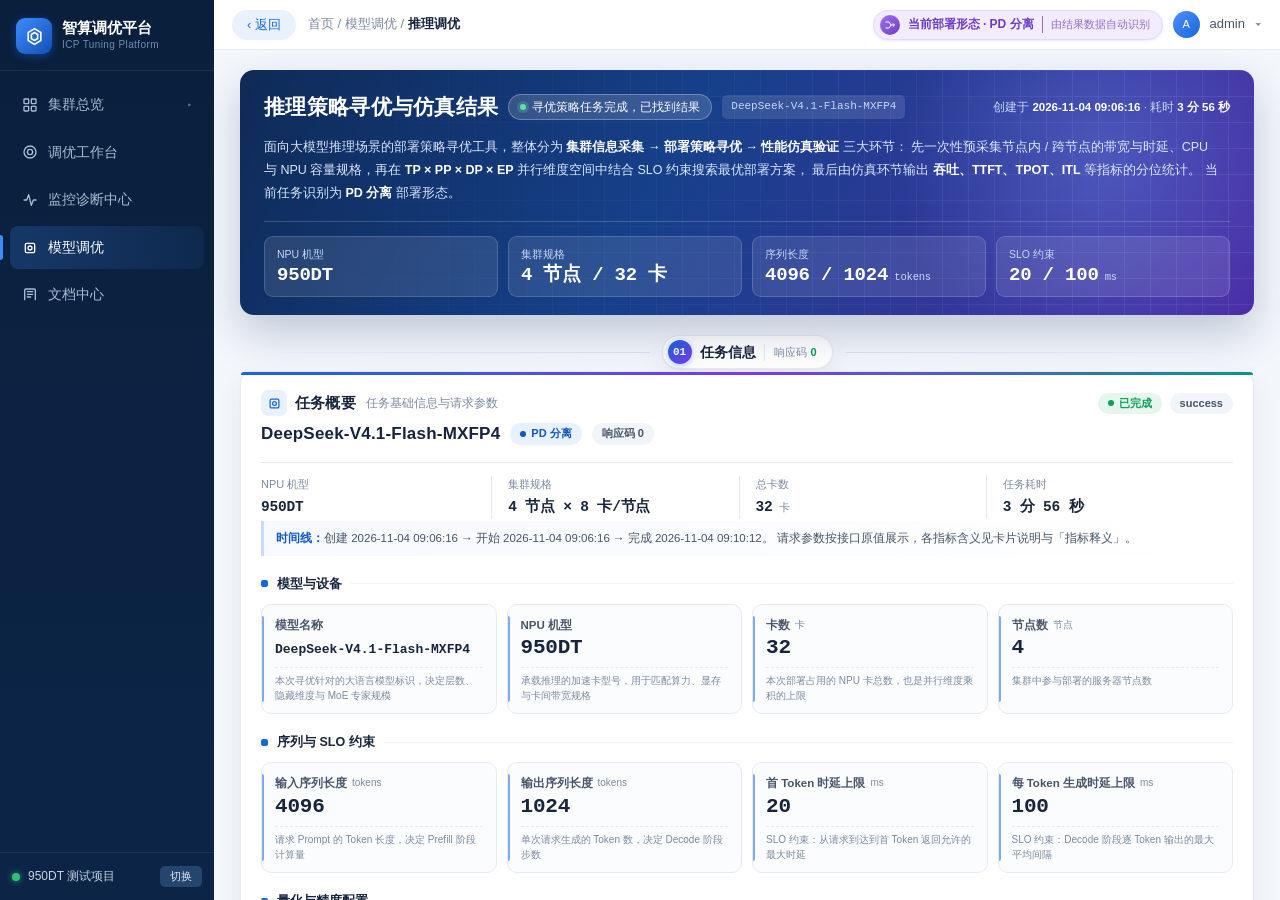
<file: ui-template/edit/推理寻优与仿真结果界面-v2旗舰版 - V1.html>
<!DOCTYPE html>
<html lang="zh-CN">
<head>
<meta charset="UTF-8">
<meta name="viewport" content="width=device-width, initial-scale=1.0">
<title>智算调优平台 · 推理策略寻优与仿真结果 V2 旗舰版</title>
<style>
  :root{
    --sidebar:#0a1f3c; --sidebar-2:#0c2547;
    --blue:#1668dc; --blue-d:#0e56c0; --violet:#7c3aed; --teal:#0d9488;
    --amber:#d97706; --rose:#e11d48; --green:#0f9d58;
    --blue-bg:#e9f1fe; --violet-bg:#f2ecfe; --teal-bg:#e6f6f3;
    --green-bg:#e6f6ec; --amber-bg:#fdf3e3; --rose-bg:#fdecea;
    --bg:#f3f6fb; --card:#ffffff; --line:#e6eaf1; --line-2:#eef2f8;
    --ink:#17243c; --muted:#475569; --faint:#7b8aa1;
    --mono:"SFMono-Regular",Consolas,"Liberation Mono",Menlo,monospace;
    --shadow:0 1px 2px rgba(23,36,60,.04),0 10px 28px rgba(23,36,60,.055);
    --shadow-hover:0 16px 36px rgba(23,36,60,.14);
    --radius:12px;
  }
  *{box-sizing:border-box;margin:0;padding:0;}
  html{-webkit-font-smoothing:antialiased;text-rendering:optimizeLegibility;}
  body{
    font-family:"PingFang SC","Microsoft YaHei","Helvetica Neue","Segoe UI",Arial,sans-serif;
    background:var(--bg);color:var(--ink);font-size:14px;line-height:1.6;
  }
  .num,.stat .v,.dim-card .v,.hero-kpi .v,.ov-cell .v,.cs-val,.kv td.num,.raw-pre{
    font-family:var(--mono);font-variant-numeric:tabular-nums;letter-spacing:-.2px;
  }
  ::-webkit-scrollbar{width:9px;height:9px;}
  ::-webkit-scrollbar-thumb{background:#c9d2de;border-radius:5px;}
  ::-webkit-scrollbar-track{background:transparent;}

  /* ============ 平台外壳 ============ */
  .layout{display:flex;height:100vh;overflow:hidden;}
  .sidebar{width:214px;flex-shrink:0;display:flex;flex-direction:column;color:#c6d3e2;
    background:linear-gradient(180deg,#0a1f3c 0%,#0c2547 100%);}
  .logo{display:flex;align-items:center;gap:10px;padding:18px 16px 16px;border-bottom:1px solid rgba(255,255,255,.07);}
  .logo-icon{width:36px;height:36px;border-radius:9px;display:flex;align-items:center;justify-content:center;
    color:#fff;background:linear-gradient(135deg,#3d8bfd,#1250b5);box-shadow:0 2px 8px rgba(22,104,220,.45);}
  .logo-icon svg{width:19px;height:19px;}
  .logo-name{font-size:15px;font-weight:600;color:#fff;line-height:1.25;}
  .logo-sub{font-size:10px;color:#6f8cab;letter-spacing:.4px;}
  .menu{flex:1;padding:12px 10px;}
  .menu-item{display:flex;align-items:center;gap:10px;padding:11px 12px;border-radius:8px;cursor:pointer;
    font-size:13.5px;margin-bottom:4px;color:#a9bcd4;position:relative;transition:all .18s;}
  .menu-item svg{width:16px;height:16px;flex-shrink:0;}
  .menu-item:hover{background:#14304c;color:#e6eef7;}
  .menu-item.active{background:linear-gradient(90deg,rgba(61,139,253,.22),rgba(61,139,253,.08));color:#fff;font-weight:500;}
  .menu-item.active::before{content:"";position:absolute;left:-10px;top:9px;bottom:9px;width:3px;
    border-radius:0 3px 3px 0;background:#3d8bfd;}
  .menu-item .arrow{margin-left:auto;font-size:10px;color:#5f7ea3;}
  .space-bar{padding:13px 12px;border-top:1px solid rgba(255,255,255,.07);display:flex;align-items:center;gap:8px;}
  .space-dot{width:8px;height:8px;border-radius:50%;background:#2fbf71;flex-shrink:0;box-shadow:0 0 6px rgba(47,191,113,.8);}
  .space-name{font-size:12px;color:#c6d3e2;flex:1;white-space:nowrap;overflow:hidden;text-overflow:ellipsis;}
  .space-btn{background:#24466e;color:#dce7f2;border:none;border-radius:5px;font-size:11px;padding:3px 10px;cursor:pointer;}

  .main{flex:1;display:flex;flex-direction:column;min-width:0;}
  .topbar{height:50px;background:#fff;border-bottom:1px solid var(--line);display:flex;align-items:center;
    padding:0 18px;gap:12px;flex-shrink:0;}
  .btn-back{display:flex;align-items:center;gap:6px;background:var(--blue-bg);color:var(--blue);border:none;
    border-radius:17px;padding:6px 15px;font-size:13px;cursor:pointer;transition:background .18s;}
  .btn-back:hover{background:#d9e8fd;}
  .crumb{font-size:13px;color:var(--faint);}
  .crumb b{color:var(--ink);font-weight:600;}
  .topbar-right{margin-left:auto;display:flex;align-items:center;gap:10px;font-size:13px;color:var(--muted);}
  .avatar{width:27px;height:27px;border-radius:50%;background:linear-gradient(135deg,#4d8ef7,#1668dc);color:#fff;
    display:flex;align-items:center;justify-content:center;font-size:11px;}

  /* 部署形态只读徽章：替代原来的「PD混部 / PD分离」切换按钮 */
  .mode-badge{display:inline-flex;align-items:center;gap:8px;border-radius:20px;padding:4px 12px 4px 6px;
    font-size:12px;font-weight:600;border:1px solid var(--blue-bg);background:var(--blue-bg);color:var(--blue-d);
    box-shadow:0 1px 3px rgba(22,104,220,.12);}
  .mode-badge.disagg{border-color:#e6d9fb;background:var(--violet-bg);color:#6d3cc4;}
  .mode-badge .mb-ico{width:20px;height:20px;border-radius:50%;display:flex;align-items:center;justify-content:center;
    background:linear-gradient(135deg,#3d8bfd,#1250b5);color:#fff;}
  .mode-badge.disagg .mb-ico{background:linear-gradient(135deg,#a273f2,#6d3cc4);}
  .mode-badge .mb-ico svg{width:12px;height:12px;}
  .mode-badge .mb-hint{font-size:10.5px;font-weight:400;opacity:.72;border-left:1px solid currentColor;padding-left:8px;}

  .content{flex:1;overflow-y:auto;padding:20px 26px 40px;}
  .content-inner{max-width:1240px;margin:0 auto;}

  /* ============ 顶部 Hero ============ */
  .hero{position:relative;overflow:hidden;border-radius:14px;padding:20px 24px 18px;color:#fff;
    background:linear-gradient(118deg,#0e2a56 0%,#16408a 42%,#4b2ea8 100%);
    box-shadow:0 18px 40px rgba(14,42,86,.22);}
  .hero::before{content:"";position:absolute;right:-60px;top:-120px;width:420px;height:420px;border-radius:50%;
    background:radial-gradient(circle,rgba(120,170,255,.30),rgba(120,170,255,0) 70%);pointer-events:none;}
  .hero::after{content:"";position:absolute;inset:0;pointer-events:none;opacity:.16;
    background-image:linear-gradient(rgba(255,255,255,.5) 1px,transparent 1px),linear-gradient(90deg,rgba(255,255,255,.5) 1px,transparent 1px);
    background-size:26px 26px;mask-image:linear-gradient(90deg,transparent,#000);}
  .hero>*{position:relative;z-index:1;}
  .hero-top{display:flex;align-items:center;gap:10px;flex-wrap:wrap;}
  .hero h1{font-size:21px;font-weight:700;letter-spacing:.3px;}
  .hero-tag{display:inline-flex;align-items:center;gap:6px;font-size:11.5px;border-radius:20px;padding:3px 11px;
    background:rgba(255,255,255,.15);border:1px solid rgba(255,255,255,.28);backdrop-filter:blur(4px);}
  .hero-tag .dot{width:6px;height:6px;border-radius:50%;background:#5fe3a1;box-shadow:0 0 0 3px rgba(95,227,161,.22);}
  .hero-id{font-family:var(--mono);font-size:11px;color:#c5d8f7;background:rgba(255,255,255,.12);
    border-radius:5px;padding:3px 9px;}
  .hero-cost{margin-left:auto;font-size:11.5px;color:#c5d8f7;}
  .hero-cost b{color:#fff;font-weight:600;}
  .hero p{font-size:12.5px;line-height:1.85;color:#dbe7fb;margin-top:12px;max-width:960px;}
  .hero p b{color:#fff;font-weight:600;}
  .hero-kpis{display:grid;grid-template-columns:repeat(4,1fr);gap:10px;margin-top:16px;
    padding-top:14px;border-top:1px solid rgba(255,255,255,.18);}
  .hero-kpi{background:rgba(255,255,255,.10);border:1px solid rgba(255,255,255,.16);border-radius:9px;padding:9px 12px;
    transition:background .2s,transform .2s;}
  .hero-kpi:hover{background:rgba(255,255,255,.18);transform:translateY(-2px);}
  .hero-kpi .k{font-size:10.5px;color:#c5d8f7;}
  .hero-kpi .v{font-size:19px;font-weight:700;line-height:1.3;white-space:nowrap;overflow:hidden;text-overflow:ellipsis;}
  .hero-kpi .v small{font-size:10.5px;font-weight:400;color:#c5d8f7;font-family:inherit;}

  /* ============ 流程连接条 ============ */
  .sec-conn{display:flex;align-items:center;gap:12px;margin:24px 0 2px;}
  .sec-conn:first-of-type{margin-top:20px;}
  .sec-line{flex:1;height:1px;background:linear-gradient(90deg,transparent,#dbe3ef);}
  .sec-line:last-child{background:linear-gradient(90deg,#dbe3ef,transparent);}
  .sec-chip{display:inline-flex;align-items:center;gap:8px;background:#fff;border:1px solid var(--line);
    border-radius:18px;padding:4px 15px 4px 5px;box-shadow:var(--shadow);white-space:nowrap;}
  .sec-chip .no{width:24px;height:24px;border-radius:50%;display:inline-flex;align-items:center;justify-content:center;
    font-size:11px;font-weight:700;color:#fff;font-family:var(--mono);
    background:linear-gradient(135deg,var(--blue),var(--violet));box-shadow:0 2px 6px rgba(22,104,220,.3);}
  .sec-chip .nm{font-size:13.5px;font-weight:600;letter-spacing:.2px;}
  .sec-chip .extra{font-size:11px;color:var(--faint);border-left:1px solid var(--line);padding-left:9px;}
  .sec-chip .extra b{color:var(--green);font-weight:600;}
  .sec-down{text-align:center;color:#b7c2d2;font-size:11px;margin:3px 0 7px;letter-spacing:2px;line-height:1;}
  .detail>.sec-conn:first-child+.sec-down{display:none;}

  /* ============ 通用卡片 ============ */
  .card{position:relative;background:var(--card);border:1px solid var(--line);border-radius:var(--radius);
    padding:18px 20px 20px;box-shadow:var(--shadow);margin-bottom:12px;
    transition:transform .2s,box-shadow .2s,border-color .2s;}
  .card::before{content:"";position:absolute;left:0;right:0;top:0;height:3px;border-radius:var(--radius) var(--radius) 0 0;
    background:linear-gradient(90deg,var(--blue),var(--violet),var(--teal));}
  .card.tone-violet::before{background:linear-gradient(90deg,var(--violet),#b585f5,var(--blue));}
  .card.tone-teal::before{background:linear-gradient(90deg,var(--teal),#5ed2c0,var(--blue));}
  .card.tone-amber::before{background:linear-gradient(90deg,var(--amber),#f3b55e,var(--rose));}
  .card:hover{transform:translateY(-2px);box-shadow:var(--shadow-hover);border-color:#cfdcf0;}
  .card-head{display:flex;align-items:center;gap:10px;flex-wrap:wrap;margin-bottom:4px;}
  .card-title{font-size:14.5px;font-weight:700;letter-spacing:.2px;display:flex;align-items:center;gap:8px;}
  .card-title .ico{width:26px;height:26px;border-radius:7px;display:inline-flex;align-items:center;justify-content:center;
    background:var(--blue-bg);color:var(--blue);}
  .card-title .ico svg{width:15px;height:15px;}
  .card-title.violet .ico{background:var(--violet-bg);color:var(--violet);}
  .card-title.teal .ico{background:var(--teal-bg);color:var(--teal);}
  .card-title.amber .ico{background:var(--amber-bg);color:var(--amber);}
  .card-sub{font-size:11.5px;color:var(--faint);}
  .card-right{margin-left:auto;display:flex;align-items:center;gap:8px;flex-wrap:wrap;}
  .note{font-size:11.5px;color:var(--muted);line-height:1.75;margin:2px 0 13px;
    background:linear-gradient(90deg,#f6f9ff,rgba(246,249,255,0));border-left:3px solid #c9dcfb;
    padding:7px 12px;border-radius:0 6px 6px 0;}
  .note b{color:var(--blue-d);font-weight:600;}

  .tag{display:inline-flex;align-items:center;gap:5px;font-size:11px;border-radius:20px;padding:2px 10px;font-weight:600;flex-shrink:0;}
  .tag::before{content:"";width:6px;height:6px;border-radius:50%;background:currentColor;}
  .tag.ok{background:var(--green-bg);color:var(--green);}
  .tag.info{background:var(--blue-bg);color:var(--blue-d);}
  .tag.violet{background:var(--violet-bg);color:#6d3cc4;}
  .tag.amber{background:var(--amber-bg);color:var(--amber);}
  .tag.rose{background:var(--rose-bg);color:var(--rose);}
  .tag.ghost{background:#f1f4f9;color:var(--muted);}
  .tag.ghost::before{display:none;}

  /* ============ 任务信息 ============ */
  .ov-top{display:flex;align-items:center;gap:10px;flex-wrap:wrap;}
  .ov-model{font-size:17px;font-weight:700;letter-spacing:.2px;}
  .ov-specs{display:flex;flex-wrap:wrap;margin-top:14px;padding-top:13px;border-top:1px solid var(--line);}
  .ov-cell{flex:1;min-width:130px;padding:0 16px;border-right:1px solid var(--line);}
  .ov-cell:first-child{padding-left:0;}
  .ov-cell:last-child{border-right:none;}
  .ov-cell .k{font-size:11px;color:var(--faint);margin-bottom:3px;}
  .ov-cell .v{font-size:14.5px;font-weight:700;}
  .ov-cell .v small{font-size:10.5px;font-weight:400;color:var(--faint);font-family:inherit;}

  .group-head{display:flex;align-items:center;gap:9px;margin:18px 0 10px;}
  .card>.group-head:first-child{margin-top:8px;}
  .group-head .dot{width:7px;height:7px;border-radius:2px;background:var(--blue);flex-shrink:0;}
  .group-head .t{font-size:12.5px;font-weight:700;white-space:nowrap;}
  .group-head .rule{flex:1;height:1px;background:var(--line-2);}
  .group-head.violet .dot{background:var(--violet);}
  .group-head.teal .dot{background:var(--teal);}
  .group-head.amber .dot{background:var(--amber);}

  /* ============ 字段方格 ============ */
  .stat-grid{display:grid;grid-template-columns:repeat(auto-fit,minmax(168px,1fr));gap:10px;}
  .stat-grid.tight{grid-template-columns:repeat(auto-fit,minmax(140px,1fr));}
  .stat{position:relative;background:#fbfcfe;border:1px solid var(--line);border-radius:10px;padding:11px 13px 10px;
    transition:transform .2s,box-shadow .2s,border-color .2s;cursor:help;}
  .stat::before{content:"";position:absolute;left:0;top:11px;bottom:11px;width:2px;border-radius:0 2px 2px 0;
    background:var(--blue);opacity:.55;}
  .stat:hover{transform:translateY(-2px);box-shadow:0 8px 18px rgba(23,36,60,.10);border-color:#c9d9f2;z-index:2;}
  .stat.violet::before{background:var(--violet);}
  .stat.teal::before{background:var(--teal);}
  .stat.amber::before{background:var(--amber);}
  .stat .cn{font-size:11.5px;font-weight:600;color:var(--muted);display:flex;align-items:center;gap:5px;}
  .stat .cn .u{font-size:10px;color:var(--faint);font-weight:400;}
  .stat .v{font-size:21px;font-weight:700;line-height:1.35;word-break:break-all;color:var(--ink);}
  .stat .v span.txt{font-size:13px;letter-spacing:0;}
  .stat .d{font-size:10px;color:var(--faint);line-height:1.5;margin-top:5px;
    border-top:1px dashed var(--line);padding-top:5px;}
  .bool{font-family:var(--mono);font-size:12px;font-weight:700;border-radius:5px;padding:2px 9px;}
  .bool.yes{color:var(--green);background:var(--green-bg);border:1px solid #bfe6d2;}
  .bool.no{color:var(--rose);background:var(--rose-bg);border:1px solid #f6cfcb;}
  .null-pill{font-family:var(--mono);font-size:10.5px;color:var(--faint);background:#f1f4f8;
    border:1px solid #e6ebf2;border-radius:5px;padding:2px 8px;}

  /* ============ 采集信息 ============ */
  .hw-grid{display:grid;grid-template-columns:repeat(4,1fr);gap:11px;}
  .hw-group{background:linear-gradient(180deg,#f9fbff,#fff);border:1px solid var(--line);border-radius:10px;
    padding:12px 13px;transition:transform .2s,box-shadow .2s;}
  .hw-group:hover{transform:translateY(-2px);box-shadow:0 8px 18px rgba(23,36,60,.09);}
  .hw-head{display:flex;align-items:center;gap:8px;margin-bottom:9px;}
  .hw-ico{width:27px;height:27px;border-radius:7px;background:var(--teal-bg);color:var(--teal);
    display:flex;align-items:center;justify-content:center;flex-shrink:0;}
  .hw-ico svg{width:14px;height:14px;}
  .hw-name{font-size:12.5px;font-weight:700;}
  .hw-cnt{font-size:10px;color:var(--faint);margin-left:auto;font-family:var(--mono);}
  .hw-items{display:flex;flex-direction:column;gap:5px;}
  .hw-item{display:flex;align-items:center;gap:7px;background:#fff;border:1px solid var(--line-2);
    border-radius:6px;padding:5px 8px;min-width:0;}
  .hw-item .tick{color:var(--green);flex-shrink:0;}
  .hw-item .tick svg{width:12px;height:12px;display:block;}
  .hw-item .cn{font-size:11px;font-weight:600;white-space:nowrap;overflow:hidden;text-overflow:ellipsis;}

  /* ============ 部署形态横幅 ============ */
  .mode-banner{display:flex;align-items:center;gap:16px;margin-top:16px;padding:14px 18px;border-radius:10px;
    border:1px solid #cfe0ff;background:linear-gradient(100deg,var(--blue-bg) 0%,#f7faff 72%,#fff 100%);}
  .mode-banner.disagg{border-color:#e0d0f8;background:linear-gradient(100deg,var(--violet-bg) 0%,#fbf8ff 72%,#fff 100%);}
  .mb-left{display:flex;flex-direction:column;gap:2px;min-width:0;}
  .mb-field{font-size:12.5px;font-weight:700;}
  .mb-desc{font-size:11px;color:var(--muted);flex:1;line-height:1.6;}
  .mb-value{font-size:23px;font-weight:800;letter-spacing:.5px;color:var(--blue);white-space:nowrap;}
  .mode-banner.disagg .mb-value{color:var(--violet);}

  /* ============ 并行策略主视觉 ============ */
  .strat-hero{border-radius:12px;padding:16px 18px 18px;color:#fff;position:relative;overflow:hidden;
    background:linear-gradient(125deg,#102a57 0%,#1a3f8f 48%,#4a2ba6 100%);
    box-shadow:0 14px 32px rgba(16,42,87,.20);}
  .strat-hero.disagg{background:linear-gradient(125deg,#2c1a5e 0%,#5a2fa5 52%,#1250a8 100%);}
  .strat-hero::before{content:"";position:absolute;right:-50px;top:-90px;width:300px;height:300px;border-radius:50%;
    background:radial-gradient(circle,rgba(255,255,255,.16),rgba(255,255,255,0) 70%);}
  .strat-hero>*{position:relative;z-index:1;}
  .sh-head{display:flex;align-items:center;gap:10px;flex-wrap:wrap;margin-bottom:13px;}
  .sh-title{font-size:14px;font-weight:700;display:flex;align-items:center;gap:8px;}
  .sh-title svg{width:16px;height:16px;}
  .sh-tag{font-size:10.5px;border-radius:20px;padding:2px 10px;background:rgba(255,255,255,.16);
    border:1px solid rgba(255,255,255,.25);}
  .sh-formula{margin-left:auto;font-family:var(--mono);font-size:11.5px;color:#d7e4ff;}
  .dim-grid{display:grid;grid-template-columns:repeat(4,1fr);gap:11px;}
  .dim-card{position:relative;border-radius:11px;padding:14px 12px 13px;text-align:center;overflow:hidden;
    border:1px solid rgba(255,255,255,.22);background:rgba(255,255,255,.11);
    transition:transform .22s,box-shadow .22s,background .22s;cursor:help;}
  .dim-card::after{content:"";position:absolute;right:-34px;top:-34px;width:96px;height:96px;border-radius:50%;
    background:rgba(255,255,255,.10);}
  .dim-card:hover{transform:translateY(-4px);background:rgba(255,255,255,.19);
    box-shadow:0 12px 24px rgba(0,0,0,.20);}
  .dim-card .abbr{font-family:var(--mono);font-size:10.5px;font-weight:700;letter-spacing:1.2px;opacity:.85;}
  .dim-card .v{font-size:36px;font-weight:800;line-height:1.15;text-shadow:0 2px 10px rgba(0,0,0,.18);}
  .dim-card .cn{font-size:11.5px;font-weight:600;}
  .dim-card .d{font-size:9.5px;line-height:1.5;opacity:.82;margin-top:5px;
    border-top:1px solid rgba(255,255,255,.2);padding-top:5px;}
  .sh-foot{display:flex;align-items:center;gap:10px;flex-wrap:wrap;margin-top:13px;font-size:10.5px;color:#d7e4ff;}
  .sh-foot .chip{background:rgba(255,255,255,.13);border:1px solid rgba(255,255,255,.2);border-radius:20px;padding:2px 10px;}

  /* 卡组拓扑 */
  .topo{margin-top:14px;background:linear-gradient(180deg,#f8faff,#fff);border:1px dashed #cbd9f0;
    border-radius:10px;padding:13px 15px;}
  .topo-head{display:flex;align-items:center;gap:8px;font-size:11.5px;font-weight:700;color:var(--muted);margin-bottom:10px;}
  .topo-head .legend{margin-left:auto;display:flex;gap:12px;font-size:10px;font-weight:400;color:var(--faint);}
  .topo-head .legend i{display:inline-block;width:9px;height:9px;border-radius:2px;margin-right:4px;vertical-align:-1px;}
  .topo-row{display:flex;gap:8px;flex-wrap:wrap;}
  .node-box{background:#fff;border:1px solid #dde7f6;border-radius:8px;padding:7px 9px;transition:box-shadow .2s,transform .2s;}
  .node-box:hover{box-shadow:0 6px 14px rgba(23,36,60,.10);transform:translateY(-2px);}
  .node-label{font-family:var(--mono);font-size:9px;color:var(--faint);margin-bottom:5px;}
  .node-cells{display:flex;gap:3px;flex-wrap:wrap;}
  .cell{width:13px;height:13px;border-radius:3px;background:linear-gradient(135deg,#4d8ef7,#1668dc);
    box-shadow:inset 0 0 0 1px rgba(255,255,255,.35);}
  .cell.p{background:linear-gradient(135deg,#5ed2c0,#0d9488);}
  .cell.d{background:linear-gradient(135deg,#b18af5,#7c3aed);}

  /* PD 分离子栏 */
  .sub-grid{display:grid;grid-template-columns:1fr 1fr;gap:12px;}
  .sub{border:1px solid var(--line);border-radius:11px;padding:13px 14px 15px;
    background:linear-gradient(180deg,#fbfcff,#fff 60%);transition:transform .2s,box-shadow .2s;}
  .sub:hover{transform:translateY(-2px);box-shadow:0 8px 20px rgba(23,36,60,.09);}
  .sub-head{display:flex;align-items:center;gap:8px;margin-bottom:10px;flex-wrap:wrap;}
  .badge{font-size:11px;font-weight:700;border-radius:6px;padding:2px 9px;}
  .badge.p{color:var(--blue-d);background:var(--blue-bg);border:1px solid #cfe0ff;}
  .badge.d{color:#6d3cc4;background:var(--violet-bg);border:1px solid #e0d0f8;}
  .sub .dim-grid{grid-template-columns:repeat(4,1fr);gap:7px;}
  .sub .dim-card{padding:9px 5px 8px;background:linear-gradient(150deg,#1b5fd0,#4b3bd6);
    border:1px solid rgba(255,255,255,.12);color:#fff;}
  .sub.d-side .dim-card{background:linear-gradient(150deg,#6d3cc4,#b1529b);}
  .sub .dim-card .v{font-size:23px;}
  .sub .dim-card .d{display:none;}
  .sub .stat-grid{grid-template-columns:repeat(auto-fit,minmax(112px,1fr));gap:7px;}
  .sub .stat{padding:9px 9px 8px;}
  .sub .stat .v{font-size:17px;}
  .sub .stat .v span.txt{font-size:11px;}
  .sub .stat .d{display:none;}

  /* ============ 表格 ============ */
  .table-wrap{border:1px solid var(--line);border-radius:10px;overflow:hidden;background:#fff;}
  table.kv{width:100%;border-collapse:separate;border-spacing:0;font-size:12px;}
  table.kv th,table.kv td{padding:9px 13px;text-align:left;vertical-align:middle;border-bottom:1px solid var(--line-2);}
  table.kv tr:last-child th,table.kv tr:last-child td{border-bottom:0;}
  table.kv thead th{background:#f6f8fc;color:var(--muted);font-weight:700;font-size:11px;
    border-bottom:1px solid var(--line);white-space:nowrap;}
  table.kv thead th:not(:first-child){text-align:right;}
  table.kv tbody tr:nth-child(even){background:#fafbfe;}
  table.kv tbody tr:hover{background:#f1f6ff;}
  table.kv td.k{color:var(--muted);font-weight:600;background:rgba(246,248,252,.6);}
  table.kv td.num{text-align:right;font-weight:600;}
  table.kv td.desc{font-size:10.5px;color:var(--faint);line-height:1.5;}

  /* ============ 图表 ============ */
  .chart-grid{display:grid;grid-template-columns:1fr 1fr;gap:12px;}
  .chart-card{border:1px solid var(--line);border-radius:11px;background:#fff;padding:14px 16px 12px;
    transition:box-shadow .2s,transform .2s;}
  .chart-card:hover{box-shadow:0 10px 24px rgba(23,36,60,.09);transform:translateY(-2px);}
  .chart-head{display:flex;align-items:center;gap:8px;margin-bottom:2px;}
  .chart-title{font-size:12.5px;font-weight:700;}
  .chart-sub{font-size:10.5px;color:var(--faint);margin-bottom:8px;line-height:1.6;}
  .chart-card svg{width:100%;height:auto;display:block;}
  .legend-row{display:flex;gap:14px;flex-wrap:wrap;font-size:10.5px;color:var(--muted);margin-top:6px;}
  .legend-row span{display:flex;align-items:center;gap:5px;}
  .lg-dot{width:9px;height:9px;border-radius:2px;display:inline-block;}

  /* 吞吐构成条 */
  .tput-bar{display:flex;height:26px;border-radius:7px;overflow:hidden;box-shadow:inset 0 0 0 1px rgba(0,0,0,.04);}
  .tput-bar .seg1{background:linear-gradient(90deg,#1668dc,#4d8ef7);}
  .tput-bar .seg2{background:linear-gradient(90deg,#0d9488,#5ed2c0);}
  .tput-bar-legend{display:flex;justify-content:space-between;gap:10px;margin-top:9px;flex-wrap:wrap;}
  .tput-item{display:flex;align-items:center;gap:6px;font-size:10.5px;color:var(--muted);}
  .tput-item b{font-family:var(--mono);font-size:13px;color:var(--ink);}

  /* ============ 原理双面板 ============ */
  .pr-grid{display:grid;grid-template-columns:1fr 1fr;gap:12px;}
  .pr-panel{background:#fff;border:1px solid var(--line);border-radius:11px;padding:15px 17px;
    transition:transform .2s,box-shadow .2s;}
  .pr-panel:hover{transform:translateY(-2px);box-shadow:0 10px 24px rgba(23,36,60,.09);}
  .pr-head{display:flex;align-items:center;gap:10px;margin-bottom:13px;}
  .pr-badge{width:31px;height:31px;border-radius:8px;display:flex;align-items:center;justify-content:center;flex-shrink:0;}
  .pr-badge svg{width:17px;height:17px;}
  .pr-badge.a{background:var(--blue-bg);color:var(--blue);}
  .pr-badge.b{background:var(--amber-bg);color:var(--amber);}
  .pr-title{font-size:13px;font-weight:700;}
  .pr-sub{font-size:10.5px;color:var(--faint);margin-top:1px;}
  .pr-step{display:flex;gap:10px;align-items:flex-start;}
  .pr-step-rail{display:flex;flex-direction:column;align-items:center;flex-shrink:0;}
  .pr-num{width:20px;height:20px;border-radius:50%;display:flex;align-items:center;justify-content:center;
    font-size:10px;font-weight:700;font-family:var(--mono);flex-shrink:0;}
  .pr-num.a{background:var(--blue-bg);color:var(--blue-d);}
  .pr-num.b{background:var(--amber-bg);color:#b06a08;}
  .pr-rail{width:1px;flex:1;min-height:10px;background:#dde3ec;margin:3px 0;}
  .pr-step-body{padding-bottom:11px;}
  .pr-step:last-child .pr-step-body{padding-bottom:0;}
  .pr-step .n{font-size:12px;font-weight:600;line-height:20px;}
  .pr-step .d{font-size:10.5px;color:var(--faint);line-height:1.6;margin-top:2px;}
  .pr-chips{margin-top:13px;padding-top:11px;border-top:1px dashed var(--line);display:flex;flex-wrap:wrap;gap:6px;align-items:center;}
  .pr-chips .lb{font-size:10.5px;color:var(--faint);}
  .pr-chip{font-size:10px;border-radius:10px;padding:2px 9px;font-weight:600;}
  .pr-chip.a{background:var(--blue-bg);color:var(--blue-d);}
  .pr-chip.b{background:var(--amber-bg);color:#b06a08;}

  /* ============ 折叠区 / 页脚 ============ */
  details.fold{border:1px solid var(--line);border-radius:11px;background:#fff;box-shadow:var(--shadow);margin-bottom:12px;overflow:hidden;}
  details.fold>summary{cursor:pointer;list-style:none;padding:12px 17px;font-size:12.5px;font-weight:700;
    display:flex;align-items:center;gap:9px;background:linear-gradient(90deg,#f8faff,#fff);user-select:none;}
  details.fold>summary::-webkit-details-marker{display:none;}
  details.fold>summary::after{content:"▾";margin-left:auto;color:var(--faint);font-size:12px;transition:transform .2s;}
  details.fold[open]>summary::after{transform:rotate(180deg);}
  details.fold>summary .ico{width:24px;height:24px;border-radius:6px;display:inline-flex;align-items:center;justify-content:center;
    background:var(--blue-bg);color:var(--blue);}
  details.fold>summary .ico svg{width:14px;height:14px;}
  details.fold>summary .sub{font-size:10.5px;font-weight:400;color:var(--faint);}
  .fold-body{padding:4px 17px 17px;}
  .raw-pre{max-height:340px;overflow:auto;background:#0f1c33;color:#cfe0ff;border-radius:9px;padding:14px 16px;
    font-size:11px;line-height:1.7;white-space:pre;tab-size:2;}
  .tool-row{display:flex;align-items:center;gap:8px;flex-wrap:wrap;margin-bottom:10px;}
  .btn{display:inline-flex;align-items:center;gap:6px;border:1px solid var(--line);background:#fff;color:var(--muted);
    border-radius:7px;padding:5px 11px;font-size:11.5px;font-weight:600;cursor:pointer;transition:all .18s;}
  .btn svg{width:13px;height:13px;}
  .btn:hover{border-color:#c9d9f2;color:var(--blue-d);background:#f6f9ff;box-shadow:0 3px 10px rgba(23,36,60,.07);}
  .btn.primary{background:var(--blue);border-color:var(--blue);color:#fff;}
  .btn.primary:hover{background:var(--blue-d);color:#fff;}

  .footer{margin-top:18px;padding:14px 17px;border:1px dashed #d7e0ee;border-radius:11px;background:rgba(255,255,255,.65);
    display:flex;align-items:center;gap:12px;flex-wrap:wrap;font-size:11px;color:var(--faint);}
  .footer .demo{display:flex;align-items:center;gap:6px;}
  .footer .demo .lb{font-weight:600;color:var(--muted);}
  .demo-btn{border:1px solid var(--line);background:#fff;border-radius:16px;padding:3px 12px;font-size:11px;
    color:var(--muted);cursor:pointer;transition:all .18s;}
  .demo-btn:hover{border-color:#c9d9f2;color:var(--blue-d);}
  .demo-btn.active{background:var(--blue);border-color:var(--blue);color:#fff;font-weight:600;}
  .footer .spacer{flex:1;}
  .footer code{font-family:var(--mono);font-size:10.5px;background:#eef2f8;border-radius:4px;padding:1px 5px;color:var(--muted);}

  .empty{padding:26px;text-align:center;color:var(--faint);font-size:12.5px;}
  .empty b{display:block;color:var(--rose);font-size:14px;margin-bottom:6px;}

  @media(max-width:1080px){
    .hw-grid{grid-template-columns:repeat(2,1fr);}
    .hero-kpis{grid-template-columns:repeat(2,1fr);}
    .chart-grid,.pr-grid{grid-template-columns:1fr;}
  }
  @media(max-width:860px){
    .sidebar{display:none;}
    .content{padding:16px 14px 32px;}
    .sub-grid{grid-template-columns:1fr;}
    .dim-grid{grid-template-columns:repeat(2,1fr);}
    .ov-specs{flex-direction:column;gap:9px;}
    .ov-cell{border-right:0;border-bottom:1px solid var(--line);padding:0 0 8px;}
    .ov-cell:last-child{border-bottom:0;}
    .sec-chip .extra{display:none;}
    .crumb{display:none;}
  }
  @media(max-width:520px){
    .hw-grid,.hero-kpis{grid-template-columns:1fr;}
    .hero h1{font-size:18px;}
    .mode-banner{flex-wrap:wrap;}
    .card{padding:15px 14px 17px;}
  }
  @media(prefers-reduced-motion:reduce){
    *{transition:none!important;animation:none!important;}
  }
  @media print{
    .sidebar,.topbar,.footer,.tool-row,.demo{display:none!important;}
    .layout{display:block;height:auto;overflow:visible;}
    .content{overflow:visible;padding:0;}
    .card,.chart-card,.pr-panel,.strat-hero{box-shadow:none;break-inside:avoid;}
    details.fold{break-inside:avoid;}
    details.fold>summary::after{display:none;}
  }
</style>
</head>
<body>
<div class="layout">
  <!-- ==================== 左侧导航 ==================== -->
  <aside class="sidebar">
    <div class="logo">
      <div class="logo-icon" id="logoIcon"></div>
      <div><div class="logo-name">智算调优平台</div><div class="logo-sub">ICP Tuning Platform</div></div>
    </div>
    <nav class="menu" id="sideMenu"></nav>
    <div class="space-bar">
      <span class="space-dot"></span><span class="space-name">950DT 测试项目</span>
      <button class="space-btn" type="button">切换</button>
    </div>
  </aside>

  <div class="main">
    <!-- ==================== 顶栏 ==================== -->
    <header class="topbar">
      <button class="btn-back" type="button" onclick="history.length>1?history.back():void 0">‹ 返回</button>
      <span class="crumb">首页 / 模型调优 / <b>推理调优</b></span>
      <div class="topbar-right">
        <span id="modeBadge"></span>
        <span class="avatar">A</span><span>admin</span><span style="color:var(--faint)">▾</span>
      </div>
    </header>

    <main class="content">
      <div class="content-inner">
        <div id="hero"></div>
        <div class="detail" id="detailArea"></div>
        <div id="footer"></div>
      </div>
    </main>
  </div>
</div>

<script>
/* =====================================================================
   推理策略寻优与仿真结果 · V2 旗舰版
   数据接入约定：
   1) 真实场景：页面优先读取 window.INFER_OPT_RESULT / window.INFER_SIM_RESULT，
      也可在页面加载后调用 window.renderInferReport(optResp, simResp) 重新渲染。
      一次任务只会有一份寻优响应，部署形态由 result.agg / result.disagg
      中实际存在 candidates 的一侧自动识别，不再提供并列的形态切换按钮。
   2) 预览场景：内置 PD 混部、PD 分离两份示例响应，默认优先展示 PD 分离；
      用页脚「演示数据」或 ?demo=agg 切换，仅在本地预览两种返回格式时使用，不属于业务功能。
   ===================================================================== */

/* ==================== 1. 示例响应（与接口文档「返回值」一致） ==================== */
const REQUEST_BASE = {
  "model": "DeepSeek-V4.1-Flash-MXFP4",
  "device": "950DT",
  "num_devices": "32",
  "num_nodes": "4",
  "input_length": "4096",
  "output_length": "1024",
  "ttft_limit": "20",
  "tpot_limit": "100",
  "serving_modes": "2",
  "quantize-linear-action": "MXFP4",
  "quantize-non-expert-linear-action": "FP8",
  "mxfp4-group-size": "32",
  "quantize-attention-action": "DISABLED"
};
const TIMES = {
  "created_at": "2026-11-04T09:06:16+08:00",
  "started_at": "2026-11-04T09:06:16+08:00",
  "finished_at": "2026-11-04T09:10:12+08:00"
};

/* 1.1 PD 混部（agg）寻优结果 */
const DEMO_OPT_AGG = {
  "code": 0, "status": "success", "message": "寻优任务完成",
  "common": { "infer_strategy_npu": {
    "code": 0, "status": "success", "message": "寻优策略任务完成，已找到结果",
    "data": {
      ...TIMES,
      "request": { ...REQUEST_BASE },
      "result": {
        "agg": { "candidates": [{
          "throughput_tokens_per_s": 4179.66,
          "throughput_tokens_per_s_per_device": 130.62,
          "throughput_req_per_s": 4.09,
          "ttft_ms": 1778.74,
          "tpot_ms": 44.22,
          "meets_slo": true,
          "concurrency": 192,
          "batch_size": 6,
          "num_devices": 32,
          "parallel": { "tp": 1, "pp": 1, "dp": 32, "ep": 32 }
        }] },
        "disagg": {}
      }
    }
  }}
};

/* 1.2 PD 分离（disagg）寻优结果 */
const DEMO_OPT_DISAGG = {
  "code": 0, "status": "success", "message": "寻优任务完成",
  "common": { "infer_strategy_npu": {
    "code": 0, "status": "success", "message": "寻优策略任务完成，已找到结果",
    "data": {
      ...TIMES,
      "request": { ...REQUEST_BASE },
      "result": {
        "agg": {},
        "disagg": { "candidates": [{
          "prefill": {
            "instances": 1, "devices_per_instance": 8, "devices_total": 8,
            "parallel": { "tp": 8, "pp": 1, "dp": 1, "ep": 8 },
            "batch_size": 193, "concurrency": 193, "ttft_ms": 600.79, "tpot_ms": null,
            "tokens_per_s_per_instance": 27203.85, "tokens_per_s_per_device": 3400.48,
            "tokens_per_s_cluster": 27203.86
          },
          "decode": {
            "instances": 3, "devices_per_instance": 8, "devices_total": 24,
            "parallel": { "tp": 2, "pp": 1, "dp": 4, "ep": 8 },
            "batch_size": 6, "concurrency": 24, "ttft_ms": null, "tpot_ms": 67.10,
            "tokens_per_s_per_instance": 357.67, "tokens_per_s_per_device": 44.71,
            "tokens_per_s_cluster": 1073.01
          }
        }] }
      }
    }
  }}
};

/* 1.3 推理仿真结果：PD 混部 / PD 分离下游输出格式统一 */
const DEMO_SIM = {
  "code": 0, "status": "success", "message": "推理仿真任务执行成功",
  "common": { "infer_simulate": {
    "code": 0, "status": "success", "message": "推理仿真任务执行成功",
    "data": {
      "throughput": {
        "requests": 1, "latency": 203.45, "input_tokens": 16384, "generated_tokens": 2048,
        "prompt_throughput": 80.53, "generation_throughput": 10.07, "total_throughput": 90.60
      },
      "ttft": { "mean": 264.34, "median": 264.34, "p99": 264.34 },
      "tpot": { "mean": 99.26, "median": 99.26, "p99": 99.26 },
      "itl":  { "mean": 99.26, "median": 99.26, "p99": 101.53 }
    }
  }}
};

const DEMO_OPT = { agg: DEMO_OPT_AGG, disagg: DEMO_OPT_DISAGG };

/* ==================== 2. 字段字典：英文 key → 中文名 / 单位 / 说明 ==================== */
/* [中文名, 单位, 说明] */
const FIELD = {
  /* 任务与请求 */
  "model":["模型名称","","本次寻优针对的大语言模型标识，决定层数、隐藏维度与 MoE 专家规模"],
  "device":["NPU 机型","","承载推理的加速卡型号，用于匹配算力、显存与卡间带宽规格"],
  "num_devices":["卡数","卡","本次部署占用的 NPU 卡总数，也是并行维度乘积的上限"],
  "num_nodes":["节点数","节点","集群中参与部署的服务器节点数"],
  "input_length":["输入序列长度","tokens","请求 Prompt 的 Token 长度，决定 Prefill 阶段计算量"],
  "output_length":["输出序列长度","tokens","单次请求生成的 Token 数，决定 Decode 阶段步数"],
  "ttft_limit":["首 Token 时延上限","ms","SLO 约束：从请求到达到首 Token 返回允许的最大时延"],
  "tpot_limit":["每 Token 生成时延上限","ms","SLO 约束：Decode 阶段逐 Token 输出的最大平均间隔"],
  "serving_modes":["服务化部署形态码","","接口下发的形态枚举值；页面展示形态以结果候选集自动识别为准"],
  "quantize-linear-action":["专家层线性量化","","MoE 专家层线性算子的量化精度，降低权重显存占用"],
  "quantize-non-expert-linear-action":["非专家层线性量化","","稠密（非专家）线性算子的量化精度"],
  "mxfp4-group-size":["MXFP4 分组大小","","MXFP4 量化共享缩放因子的元素分组规模，影响精度与开销"],
  "quantize-attention-action":["注意力量化","","注意力算子量化开关，DISABLED 表示保持原精度"],
  "created_at":["任务创建时间","","寻优任务写入调度队列的时间"],
  "started_at":["任务开始时间","","寻优任务实际开始执行的时间"],
  "finished_at":["任务完成时间","","寻优任务产出候选策略的时间"],
  /* 并行策略 */
  "parallel.tp":["张量并行度 TP","","张量并行：把单层矩阵计算切到多张卡协同完成，降低单卡显存压力"],
  "parallel.pp":["流水并行度 PP","","流水并行：按模型层切分为多段，各段流水执行"],
  "parallel.dp":["数据并行度 DP","","数据并行：复制多份模型副本，各处理一部分请求"],
  "parallel.ep":["专家并行度 EP","","专家并行：把 MoE 专家分散到多张卡，配合 all-to-all 通信"],
  /* 运行配置 */
  "instances":["实例数","个","该阶段部署的推理实例数量"],
  "devices_per_instance":["单实例卡数","卡","每个推理实例占用的 NPU 卡数"],
  "devices_total":["阶段总卡数","卡","该阶段所有实例合计占用的 NPU 卡数"],
  "batch_size":["批大小","","单次前向后向聚合的请求批规模"],
  "concurrency":["并发数","","同时处于服务中的最大请求并发量"],
  /* 性能指标 */
  "meets_slo":["是否满足 SLO","","候选策略是否同时满足 TTFT / TPOT 时延约束"],
  "throughput_tokens_per_s":["集群总吞吐","tokens/s","整个部署单位时间内生成的 Token 数"],
  "throughput_tokens_per_s_per_device":["单卡吞吐","tokens/s/卡","折算到单张 NPU 卡的平均生成吞吐"],
  "throughput_req_per_s":["请求吞吐","req/s","单位时间内可完成的请求数"],
  "ttft_ms":["首 Token 时延","ms","Time To First Token，Prefill 完成并返回首个 Token 的耗时"],
  "tpot_ms":["每 Token 生成时延","ms","Time Per Output Token，Decode 阶段相邻 Token 的平均间隔"],
  "tokens_per_s_per_instance":["单实例吞吐","tokens/s","单个推理实例的 Token 生成吞吐"],
  "tokens_per_s_per_device":["单卡吞吐","tokens/s/卡","折算到单张 NPU 卡的 Token 生成吞吐"],
  "tokens_per_s_cluster":["集群吞吐","tokens/s","该阶段全部实例合计的 Token 生成吞吐"],
  /* 仿真 */
  "requests":["请求数","个","本轮仿真发出的请求总数"],
  "latency":["端到端时延","ms","单个请求从发起到全部 Token 生成结束的耗时"],
  "input_tokens":["输入 Token 数","tokens","仿真请求累计输入的 Token 总量"],
  "generated_tokens":["生成 Token 数","tokens","仿真累计生成的 Token 总量"],
  "prompt_throughput":["Prefill 吞吐","tokens/s","Prompt 处理阶段的输入 Token 吞吐"],
  "generation_throughput":["Decode 吞吐","tokens/s","Decode 阶段的输出 Token 吞吐"],
  "total_throughput":["总吞吐","tokens/s","输入与输出 Token 合计吞吐"],
  "ttft":["首 Token 时延","ms","仿真统计的 TTFT 分位指标"],
  "tpot":["每 Token 生成时延","ms","仿真统计的 TPOT 分位指标"],
  "itl":["Token 间时延","ms","Inter-Token Latency，相邻两个输出 Token 的间隔"],
  "mean":["平均值","ms","该时延指标在多轮采样中的算术平均"],
  "median":["中位数","ms","该时延指标在多轮采样中的 50 分位值"],
  "p99":["P99","ms","该时延指标的 99 分位值，反映长尾表现"]
};
const fieldOf = k => {
  if (FIELD[k]) return FIELD[k];
  const last = String(k).split(".").pop();
  if (/^(tp|pp|dp|ep)$/.test(last) && FIELD["parallel." + last]) return FIELD["parallel." + last];
  return FIELD[last] || ["", "", ""];
};
const cnOf  = k => fieldOf(k)[0] || k;
const unitOf= k => fieldOf(k)[1];
const descOf= k => fieldOf(k)[2];
const hasDict = k => !!fieldOf(k)[0];

/* ==================== 3. 采集信息（接口文档「前置说明」） ==================== */
const COLLECT = [
  ["单台机器内卡间", [
    ["intra_node_npu_bandwidth","节点内卡间带宽"], ["intra_node_npu_latency","节点内卡间时延"]
  ]],
  ["机器间传输", [
    ["inter_node_bandwidth","跨节点带宽"], ["inter_node_latency","跨节点时延"]
  ]],
  ["CPU", [
    ["cpu_capacity","CPU 容量"], ["cpu_bandwidth","CPU 传输带宽"], ["cpu_latency","CPU 传输时延"]
  ]],
  ["NPU", [
    ["npu_capacity","NPU 容量"], ["npu_bandwidth","NPU 带宽"],
    ["npu_latency","NPU 时延"], ["npu_utilization","NPU 利用率"]
  ]]
];

/* ==================== 4. SVG 图标 ==================== */
const ICON = {
  logo:'<path d="M12 2l8 5v10l-8 5-8-5V7z"/><path d="M12 7l4 2.5v5L12 17l-4-2.5v-5z"/>',
  grid:'<rect x="3" y="3" width="7" height="7" rx="1"/><rect x="14" y="3" width="7" height="7" rx="1"/><rect x="3" y="14" width="7" height="7" rx="1"/><rect x="14" y="14" width="7" height="7" rx="1"/>',
  target:'<circle cx="12" cy="12" r="9"/><circle cx="12" cy="12" r="4"/>',
  pulse:'<path d="M3 12h4l3-8 4 16 3-8h4"/>',
  chip:'<rect x="5" y="5" width="14" height="14" rx="2"/><circle cx="12" cy="12" r="3"/>',
  doc:'<path d="M4 19V5a2 2 0 0 1 2-2h12a2 2 0 0 1 2 2v14"/><path d="M8 7h8M8 11h8M8 15h5"/>',
  layers:'<path d="M12 3l9 5-9 5-9-5z"/><path d="M3 12l9 5 9-5"/><path d="M3 16l9 5 9-5"/>',
  check:'<path d="M20 6L9 17l-5-5"/>',
  copy:'<rect x="9" y="9" width="11" height="11" rx="2"/><path d="M5 15H4a2 2 0 0 1-2-2V4a2 2 0 0 1 2-2h9a2 2 0 0 1 2 2v1"/>',
  print:'<path d="M6 9V3h12v6"/><rect x="6" y="14" width="12" height="8"/><path d="M6 18H4a2 2 0 0 1-2-2v-5a2 2 0 0 1 2-2h16a2 2 0 0 1 2 2v5a2 2 0 0 1-2 2h-2"/>',
  server:'<rect x="3" y="4" width="18" height="7" rx="2"/><rect x="3" y="13" width="18" height="7" rx="2"/><path d="M7 7.5h.01M7 16.5h.01"/>',
  database:'<ellipse cx="12" cy="5" rx="8" ry="3"/><path d="M4 5v14c0 1.7 3.6 3 8 3s8-1.3 8-3V5"/><path d="M4 12c0 1.7 3.6 3 8 3s8-1.3 8-3"/>',
  activity:'<path d="M3 3v18h18"/><path d="M7 15l4-5 3 3 5-7"/>',
  info:'<circle cx="12" cy="12" r="9"/><path d="M12 11v5M12 8h.01"/>',
  book:'<path d="M4 5a2 2 0 0 1 2-2h13v16H6a2 2 0 0 0-2 2z"/><path d="M8 7h7"/>',
  code:'<path d="M8 8l-4 4 4 4M16 8l4 4-4 4"/>',
  split:'<path d="M4 6h6l4 6h6"/><path d="M4 18h6l4-6"/><path d="M18 9l3 3-3 3"/>',
  clock:'<circle cx="12" cy="12" r="9"/><path d="M12 7v5l3 2"/>',
  shield:'<path d="M12 2l8 4v6c0 5-3.4 8.4-8 10-4.6-1.6-8-5-8-10V6z"/><path d="M9 12l2 2 4-4"/>',
  search:'<circle cx="11" cy="11" r="7"/><path d="M16 16l5 5"/>',
  waves:'<path d="M3 8c3-3 6 3 9 0s6 3 9 0M3 16c3-3 6 3 9 0s6 3 9 0"/>'
};
const icon = (name,size) => `<svg viewBox="0 0 24 24" fill="none" stroke="currentColor" stroke-width="2" stroke-linecap="round" stroke-linejoin="round"${size?` width="${size}" height="${size}"`:""}>${ICON[name]||ICON.info}</svg>`;

/* ==================== 5. 通用工具 ==================== */
const esc = s => String(s).replace(/&/g,"&amp;").replace(/</g,"&lt;").replace(/>/g,"&gt;").replace(/"/g,"&quot;");
const isObj = v => v !== null && typeof v === "object" && !Array.isArray(v);
const fmt = n => (typeof n === "number" && isFinite(n))
  ? n.toLocaleString("en-US",{minimumFractionDigits:2,maximumFractionDigits:2}) : esc(n);
const valHtml = v => {
  if (v === null || v === undefined) return '<span class="null-pill">无数据</span>';
  if (v === true)  return '<span class="bool yes">满足</span>';
  if (v === false) return '<span class="bool no">未满足</span>';
  if (typeof v === "number") return Number.isInteger(v) ? String(v) : fmt(v);
  const s = esc(v);
  return `<span class="${String(v).length>16?"txt":""}">${s}</span>`;
};
const flat = (obj,prefix="") => Object.entries(obj||{}).flatMap(([k,v]) =>
  isObj(v) ? flat(v,prefix+k+".") : [[prefix+k,v]]);
const pick = (pairs,keys) => keys.map(k=>pairs.find(([n])=>n===k)).filter(Boolean);
const timeText = s => s ? String(s).replace("T"," ").replace(/\+08:00/,"") : "—";
function durationText(a,b){
  const d = new Date(b) - new Date(a);
  if (!isFinite(d) || d < 0) return "—";
  const m = Math.floor(d/60000), s = Math.round((d%60000)/1000);
  return m>0 ? `${m} 分 ${s} 秒` : `${s} 秒`;
}

/* 记录出现过的字段，供「指标释义」使用 */
let USED = [];
const mark = k => { if(k && !USED.includes(k)) USED.push(k); };

/* ==================== 6. 数据解析（单份响应 → 单一部署形态） ==================== */
function readOptimize(resp){
  const node = resp && resp.common && resp.common.infer_strategy_npu;
  if (!node) return { ok:false, reason:"响应缺少 common.infer_strategy_npu 节点" };
  const d = node.data || {}, result = d.result || {};
  const agg = (result.agg && Array.isArray(result.agg.candidates)) ? result.agg.candidates : [];
  const dis = (result.disagg && Array.isArray(result.disagg.candidates)) ? result.disagg.candidates : [];
  /* 真实任务只会返回一种形态；此处按实际存在候选集的一侧判定 */
  const mode = agg.length ? "agg" : (dis.length ? "disagg" : null);
  const candidate = mode === "agg" ? agg[0] : (mode === "disagg" ? dis[0] : null);
  return {
    ok: !!candidate, mode, candidate, request: d.request || {},
    times: { created:d.created_at, started:d.started_at, finished:d.finished_at },
    status: { code:node.code, status:node.status, message:node.message },
    count: mode === "agg" ? agg.length : dis.length,
    reason: "寻优响应中 agg / disagg 均无 candidates"
  };
}
function readSimulate(resp){
  const node = resp && resp.common && resp.common.infer_simulate;
  if (!node || !node.data) return { ok:false, reason:"响应缺少 common.infer_simulate.data 节点" };
  const d = node.data;
  return { ok:true, data:d, status:{ code:node.code, status:node.status, message:node.message } };
}

/* ==================== 7. 片段渲染 ==================== */
function secConn(no,name,extra){
  return `<div class="sec-conn"><span class="sec-line"></span>
    <span class="sec-chip"><span class="no">${no}</span><span class="nm">${esc(name)}</span>${extra?`<span class="extra">${extra}</span>`:""}</span>
    <span class="sec-line"></span></div><div class="sec-down">▼</div>`;
}
function cardHead(title,sub,right,tone){
  return `<div class="card-head">
    <span class="card-title ${tone||""}"><span class="ico">${icon(tone==="violet"?"layers":tone==="teal"?"activity":tone==="amber"?"waves":tone==="database"?"database":"chip")}</span>${esc(title)}</span>
    ${sub?`<span class="card-sub">${esc(sub)}</span>`:""}
    ${right?`<span class="card-right">${right}</span>`:""}</div>`;
}
/* 分组标题与指标卡只呈现中文名称、单位和说明，不暴露接口字段路径 */
function groupHead(title,tone){
  return `<div class="group-head ${tone||""}"><span class="dot"></span><span class="t">${esc(title)}</span>
    <span class="rule"></span></div>`;
}
function stat(pair,tone,showDesc){
  const [k,v] = pair; mark(k);
  const f = fieldOf(k), cn = f[0] || k, unit = f[1], desc = f[2];
  const u = unit ? `<span class="u">${esc(unit)}</span>` : "";
  return `<div class="stat ${tone||""}" title="${esc(desc||"暂无说明")}">
    <div class="cn">${esc(cn)} ${u}</div>
    <div class="v">${valHtml(v)}</div>
    ${showDesc!==false && desc ? `<div class="d">${esc(desc)}</div>`:""}</div>`;
}
const grid = (pairs,tone,extra,showDesc) =>
  `<div class="stat-grid ${extra||""}">${pairs.map(p=>stat(p,tone,showDesc)).join("")}</div>`;

function dimCard(key,value,compact){
  const [k,v] = [key,value]; mark(k);
  const f = fieldOf(k), abbr = k.split(".").pop().toUpperCase();
  const cn = f[0] || k;
  return `<div class="dim-card" title="${esc(f[2]||"")}">
    <div class="abbr">${esc(abbr)}</div>
    <div class="v">${valHtml(v)}</div>
    <div class="cn">${esc(cn)}</div>
    ${compact?"":`<div class="d">${esc(f[2]||"")}</div>`}</div>`;
}
function topoHtml(ctx){
  const req = ctx.opt.request, nodes = Number(req.num_nodes)||4, total = Number(req.num_devices)||32;
  const per = Math.max(1,Math.ceil(total/nodes));
  if (ctx.opt.mode === "agg"){
    const c = ctx.opt.candidate, dp = (c.parallel&&c.parallel.dp)||total;
    let boxes = "", left = total;
    for(let i=0;i<nodes && left>0;i++){
      const n = Math.min(per,left); left -= n;
      boxes += `<div class="node-box"><div class="node-label">节点 ${i+1} · ${n} 卡</div>
        <div class="node-cells">${Array.from({length:n},()=>'<i class="cell"></i>').join("")}</div></div>`;
    }
    return `<div class="topo">
      <div class="topo-head">${icon("server",13)} 卡组拓扑 · 共 ${total} 卡 / ${nodes} 节点
        <span class="legend"><span><i style="background:linear-gradient(135deg,#4d8ef7,#1668dc)"></i>DP 副本（${esc(dp)}）</span>
        <span><i style="background:linear-gradient(135deg,#b18af5,#7c3aed)"></i>EP 专家覆盖 ${esc((c.parallel&&c.parallel.ep)||"—")} 卡</span></span></div>
      <div class="topo-row">${boxes}</div></div>`;
  }
  const c = ctx.opt.candidate, pf = c.prefill||{}, dc = c.decode||{};
  const cells = (n,cls) => Array.from({length:Math.max(0,Math.min(64,Number(n)||0))},()=>`<i class="cell ${cls}"></i>`).join("");
  const inst = (n,per,cls) => {
    let out = "";
    for(let i=0;i<Math.max(0,Number(n)||0);i++){
      out += `<div class="node-box"><div class="node-label">实例 ${i+1} · ${esc(per)} 卡</div>
        <div class="node-cells">${cells(per,cls)}</div></div>`;
    }
    return out;
  };
  return `<div class="topo">
    <div class="topo-head">${icon("split",13)} 卡组分配 · Prefill ${esc(pf.devices_total||0)} 卡 / Decode ${esc(dc.devices_total||0)} 卡
      <span class="legend"><span><i style="background:linear-gradient(135deg,#5ed2c0,#0d9488)"></i>Prefill 实例</span>
      <span><i style="background:linear-gradient(135deg,#b18af5,#7c3aed)"></i>Decode 实例</span></span></div>
    <div class="topo-row">
      <div class="node-box" style="border-color:#bfe9e1"><div class="node-label">P 侧 · ${esc(pf.instances||0)} 个实例</div>
        <div class="node-cells" style="gap:8px">${inst(pf.instances,pf.devices_per_instance,"p")}</div></div>
      <div class="node-box" style="border-color:#e0d0f8"><div class="node-label">D 侧 · ${esc(dc.instances||0)} 个实例</div>
        <div class="node-cells" style="gap:8px">${inst(dc.instances,dc.devices_per_instance,"d")}</div></div>
    </div></div>`;
}

/* ==================== 8. 各区块 ==================== */
function heroHtml(ctx){
  const req = ctx.opt.request, t = ctx.opt.times;
  const modeLabel = ctx.opt.mode === "agg" ? "PD 混部" : "PD 分离";
  const cost = durationText(t.started,t.finished);
  const kpi = (k,v,u) => `<div class="hero-kpi"><div class="k">${esc(k)}</div><div class="v">${esc(v)}${u?`<small> ${esc(u)}</small>`:""}</div></div>`;
  return `<section class="hero">
    <div class="hero-top">
      <h1>推理策略寻优与仿真结果</h1>
      <span class="hero-tag"><span class="dot"></span>${esc(ctx.opt.status.message||"任务已完成")}</span>
      <span class="hero-id">${esc(req.model||"—")}</span>
      <span class="hero-cost">创建于 <b>${esc(timeText(t.created))}</b> · 耗时 <b>${esc(cost)}</b></span>
    </div>
    <p>面向大模型推理场景的部署策略寻优工具，整体分为 <b>集群信息采集 → 部署策略寻优 → 性能仿真验证</b> 三大环节：
      先一次性预采集节点内 / 跨节点的带宽与时延、CPU 与 NPU 容量规格，再在
      <b>TP × PP × DP × EP</b> 并行维度空间中结合 SLO 约束搜索最优部署方案，
      最后由仿真环节输出 <b>吞吐、TTFT、TPOT、ITL</b> 等指标的分位统计。
      当前任务识别为 <b>${modeLabel}</b> 部署形态。</p>
    <div class="hero-kpis">
      ${kpi("NPU 机型",req.device||"—","")}
      ${kpi("集群规格",`${req.num_nodes||"—"} 节点 / ${req.num_devices||"—"} 卡`,"")}
      ${kpi("序列长度",`${req.input_length||"—"} / ${req.output_length||"—"}`,"tokens")}
      ${kpi("SLO 约束",`${req.ttft_limit||"—"} / ${req.tpot_limit||"—"}`,"ms")}
    </div></section>`;
}

function overviewHtml(ctx){
  const req = ctx.opt.request, t = ctx.opt.times;
  const modeLabel = ctx.opt.mode === "agg" ? "PD 混部" : "PD 分离";
  const pairs = flat(req);
  const defs = [
    ["模型与设备",["model","device","num_devices","num_nodes"]],
    ["序列与 SLO 约束",["input_length","output_length","ttft_limit","tpot_limit"]],
    ["量化与精度配置",["quantize-linear-action","quantize-non-expert-linear-action","mxfp4-group-size","quantize-attention-action"]],
    ["服务化配置",["serving_modes"]]
  ];
  const used = new Set();
  const groups = defs.map(([title,keys])=>{
    const sel = pick(pairs,keys); sel.forEach(([k])=>used.add(k));
    return [title,sel];
  }).filter(g=>g[1].length);
  const rest = pairs.filter(([k])=>!used.has(k));
  if(rest.length) groups.push(["其他请求参数",rest]);
  const cell = (k,v,u) => `<div class="ov-cell"><div class="k">${esc(k)}</div><div class="v">${esc(v)}${u?`<small> ${esc(u)}</small>`:""}</div></div>`;
  return `<div class="card">
    ${cardHead("任务概要","任务基础信息与请求参数",`<span class="tag ok">已完成</span><span class="tag ghost">${esc(ctx.opt.status.status||"—")}</span>`)}
    <div class="ov-top"><span class="ov-model">${esc(req.model||"—")}</span>
      <span class="tag info">${esc(modeLabel)}</span>
      <span class="tag ghost">响应码 ${esc(ctx.opt.status.code)}</span></div>
    <div class="ov-specs">
      ${cell("NPU 机型",req.device||"—","")}
      ${cell("集群规格",`${req.num_nodes||"—"} 节点 × ${Math.round((Number(req.num_devices)||0)/(Number(req.num_nodes)||1))} 卡/节点`,"")}
      ${cell("总卡数",req.num_devices||"—","卡")}
      ${cell("任务耗时",durationText(t.started,t.finished),"")}
    </div>
    <div class="note"><b>时间线：</b>创建 ${esc(timeText(t.created))} → 开始 ${esc(timeText(t.started))} → 完成 ${esc(timeText(t.finished))}。
      请求参数按接口原值展示，各指标含义见卡片说明与「指标释义」。</div>
    ${groups.map(([title,ps])=>groupHead(title)+grid(ps)).join("")}
    <div class="mode-banner ${ctx.opt.mode==="disagg"?"disagg":""}">
      <div class="mb-left"><span class="mb-field">部署形态（自动识别）</span></div>
      <span class="mb-desc">${ctx.opt.mode==="agg"
        ? "PD 混部：Prefill 与 Decode 在同一实例内混合执行，共享全部卡资源，以单一并行配置对外服务。"
        : "PD 分离：Prefill 与 Decode 拆分为独立实例组，各自采用不同的并行策略与卡数，分别优化 TTFT 与 TPOT。"}</span>
      <span class="mb-value">${esc(modeLabel)}</span>
    </div></div>`;
}

function collectHtml(){
  return `<div class="card tone-teal">
    ${cardHead("集群信息采集","一次性预采集 · 多任务复用",`<span class="tag ok">已采集</span><span class="tag ghost">${COLLECT.reduce((s,g)=>s+g[1].length,0)} 项</span>`,"teal")}
    <div class="note"><b>采集范围：</b>单台机器内卡间的带宽与时延、机器间传输的带宽与时延、CPU 与 NPU 的容量及传输带宽时延。
      这些实测规格是寻优阶段剪枝与仿真阶段代价建模的输入；本页仅列出被采集的信息项，不展示采集数值。</div>
    <div class="hw-grid">
      ${COLLECT.map(([g,items],i)=>`<div class="hw-group">
        <div class="hw-head"><span class="hw-ico">${icon(["server","split","chip","database"][i])}</span>
          <span class="hw-name">${esc(g)}</span><span class="hw-cnt">${items.length} 项</span></div>
        <div class="hw-items">${items.map(([,cn])=>`<div class="hw-item">
          <span class="tick">${icon("check")}</span><span class="cn">${esc(cn)}</span></div>`).join("")}</div>
      </div>`).join("")}
    </div></div>`;
}

function strategyAggHtml(ctx){
  const c = ctx.opt.candidate, all = flat(c);
  const parKeys = ["parallel.tp","parallel.pp","parallel.dp","parallel.ep"];
  const cfgKeys = ["num_devices","concurrency","batch_size"];
  const perfKeys = ["throughput_tokens_per_s","throughput_tokens_per_s_per_device","throughput_req_per_s","ttft_ms","tpot_ms","meets_slo"];
  const par = pick(all,parKeys), cfg = pick(all,cfgKeys), perf = pick(all,perfKeys);
  const rest = all.filter(([k])=>!parKeys.includes(k)&&!cfgKeys.includes(k)&&!perfKeys.includes(k));
  const v = k => { const p = all.find(([n])=>n===k); return p?p[1]:"—"; };
  const prod = ["parallel.tp","parallel.pp","parallel.dp"].reduce((s,k)=>s*(Number(v(k))||1),1);
  const slo = c.meets_slo === true;
  return `<div class="card tone-violet">
    ${cardHead("最优部署策略","PD 混部 · 单一聚合实例",
      `<span class="tag ${slo?"ok":"rose"}">${slo?"满足 SLO 约束":"未满足 SLO 约束"}</span>
       <span class="tag violet">候选 ${esc(ctx.opt.count)} 条</span>`,"violet")}
    <div class="strat-hero">
      <div class="sh-head"><span class="sh-title">${icon("layers")} 并行部署策略</span>
        <span class="sh-tag">最优候选 #1</span>
        <span class="sh-formula">TP × PP × DP = ${esc(prod)} 卡 · EP = ${esc(v("parallel.ep"))}</span></div>
      <div class="dim-grid">${par.map(([k,val])=>dimCard(k,val)).join("")}</div>
      <div class="sh-foot">
        <span class="chip">张量并行：层内切分</span><span class="chip">流水并行：按层切段</span>
        <span class="chip">数据并行：副本分流</span><span class="chip">专家并行：MoE 分片</span>
      </div>
    </div>
    ${topoHtml(ctx)}
    ${groupHead("运行配置","violet")}
    ${grid(cfg,"violet")}
    ${groupHead("性能指标","violet")}
    ${grid(perf,"violet")}
    ${rest.length?groupHead("其他返回字段","violet")+grid(rest,"violet"):""}
  </div>`;
}

function strategyDisaggHtml(ctx){
  const c = ctx.opt.candidate, pf = c.prefill||{}, dc = c.decode||{};
  const parKeys = ["parallel.tp","parallel.pp","parallel.dp","parallel.ep"];
  const cfgKeys = ["instances","devices_per_instance","devices_total","batch_size","concurrency"];
  const perfKeys = ["ttft_ms","tpot_ms","tokens_per_s_per_instance","tokens_per_s_per_device","tokens_per_s_cluster"];
  const side = (name,obj,badge,tone,sideCls) => {
    const pairs = flat(obj).map(([k,val])=>[name+"."+k,val]);
    /* 用带前缀的键渲染，但字典按末段匹配，需临时还原 */
    const render = (keys,fn) => keys.map(k=>{
      const p = pairs.find(([n])=>n===name+"."+k);
      return p ? fn(k,p[1]) : "";
    }).join("");
    return `<div class="sub ${sideCls}">
      <div class="sub-head"><span class="badge ${badge}">${esc(name)}</span>
        <span class="tag ghost">${esc(obj.devices_total||0)} 卡 / ${esc(obj.instances||0)} 实例</span></div>
      ${groupHead("并行策略",tone)}
      <div class="dim-grid">${render(parKeys,(k,val)=>{
        mark("parallel."+k.split(".").pop());
        const f = fieldOf("parallel."+k.split(".").pop());
        return `<div class="dim-card" title="${esc(f[2]||"")}"><div class="abbr">${esc(k.split(".").pop().toUpperCase())}</div>
          <div class="v">${valHtml(val)}</div><div class="cn">${esc(f[0]||k)}</div></div>`;
      })}</div>
      ${groupHead("实例配置",tone)}
      <div class="stat-grid">${render(cfgKeys,(k,val)=>stat([k,val],tone,false))}</div>
    </div>`;
  };
  /* 性能对比表：中文行名 + 说明 */
  const rows = perfKeys.map(k=>{
    mark(k);
    const f = fieldOf(k);
    const a = pf[k], b = dc[k];
    return `<tr><td class="k">${esc(f[0]||k)}</td>
      <td class="num">${valHtml(a)}</td><td class="num">${valHtml(b)}</td>
      <td class="desc">${esc(f[2]||"")}${f[1]?` · 单位 ${esc(f[1])}`:""}</td></tr>`;
  }).join("");
  const restPf = flat(pf).filter(([k])=>!parKeys.includes(k)&&!cfgKeys.includes(k)&&!perfKeys.includes(k));
  return `<div class="card tone-violet">
    ${cardHead("最优部署策略","PD 分离 · Prefill / Decode 独立实例组",
      `<span class="tag violet">候选 ${esc(ctx.opt.count)} 条</span>
       <span class="tag info">P ${esc(pf.devices_total||0)} 卡 / D ${esc(dc.devices_total||0)} 卡</span>`,"violet")}
    <div class="strat-hero disagg">
      <div class="sh-head"><span class="sh-title">${icon("split")} 双阶段并行部署策略</span>
        <span class="sh-tag">最优候选 #1</span>
        <span class="sh-formula">P: TP${esc(pf.parallel&&pf.parallel.tp)}·DP${esc(pf.parallel&&pf.parallel.dp)}
          / D: TP${esc(dc.parallel&&dc.parallel.tp)}·DP${esc(dc.parallel&&dc.parallel.dp)}</span></div>
      <div class="sub-grid">
        ${side("prefill",pf,"p","", "p-side")}
        ${side("decode",dc,"d","violet","d-side")}
      </div>
    </div>
    ${topoHtml(ctx)}
    ${groupHead("阶段性能指标对比","violet")}
    <div class="table-wrap"><table class="kv">
      <thead><tr><th>指标名称</th><th>Prefill 阶段</th><th>Decode 阶段</th><th>指标说明</th></tr></thead>
      <tbody>${rows}</tbody></table></div>
    ${restPf.length?groupHead("其他返回字段","violet")+grid(restPf,"violet"):""}
  </div>`;
}

function simulateHtml(ctx){
  const d = ctx.sim.data, tp = flat(d.throughput);
  const scaleKeys = ["requests","input_tokens","generated_tokens","latency"];
  const tputKeys = ["prompt_throughput","generation_throughput","total_throughput"];
  const scale = pick(tp,scaleKeys), tput = pick(tp,tputKeys);
  const rest = tp.filter(([k])=>!scaleKeys.includes(k)&&!tputKeys.includes(k));
  const latencyKeys = ["ttft","tpot","itl"];
  const cols = ["mean","median","p99"];
  latencyKeys.forEach(k=>mark(k));
  cols.forEach(k=>mark(k));

  const p = v => Number(v)||0;
  const total = p(d.throughput.total_throughput);
  const pp = p(d.throughput.prompt_throughput), gp = p(d.throughput.generation_throughput);
  const w1 = total? (pp/total*100):0, w2 = total? (gp/total*100):0;

  /* 时延分位分组柱状图 */
  const W=460,H=196,padL=38,padR=10,padT=18,padB=34;
  const plotW=W-padL-padR, plotH=H-padT-padB;
  const maxV = Math.max(...latencyKeys.flatMap(k=>cols.map(c=>Number(d[k]&&d[k][c])||0)),1)*1.18;
  const ticks = [0,1,2,3,4].map(i=>maxV*i/4);
  const gridSvg = ticks.map(t=>{
    const y = padT+plotH*(1-t/maxV);
    return `<line x1="${padL}" y1="${y}" x2="${W-padR}" y2="${y}" stroke="${t===0?"#c9d2de":"#eef1f5"}" stroke-width="1"/>
      <text x="${padL-6}" y="${y+3.5}" text-anchor="end" font-size="9" fill="#8b96a8" font-family="Consolas,monospace">${Math.round(t)}</text>`;
  }).join("");
  const colors = ["#1668dc","#7c3aed","#0d9488"];
  const groupW = plotW/latencyKeys.length, barW=20, gap=5;
  let bars = "";
  latencyKeys.forEach((k,gi)=>{
    const cx = padL+groupW*gi+groupW/2;
    cols.forEach((c,ci)=>{
      const v = Number(d[k]&&d[k][c])||0;
      const h = plotH*(v/maxV), x = cx-(barW*3+gap*2)/2+ci*(barW+gap), y = padT+plotH-h;
      bars += `<rect x="${x}" y="${y}" width="${barW}" height="${Math.max(0,h)}" rx="3" fill="${colors[ci]}" opacity="${0.55+ci*0.2}"/>
        <text x="${x+barW/2}" y="${y-4}" text-anchor="middle" font-size="8.5" font-family="Consolas,monospace" fill="${colors[ci]}">${Math.round(v)}</text>`;
    });
    bars += `<text x="${cx}" y="${H-11}" text-anchor="middle" font-size="10.5" font-weight="600" fill="#475569">${esc(fieldOf(k)[0]||k)}</text>`;
  });

  const tableRows = latencyKeys.map(k=>{
    const f = fieldOf(k);
    return `<tr><td class="k">${esc(f[0]||k)}</td>
      ${cols.map(c=>`<td class="num">${valHtml(d[k]?d[k][c]:null)}</td>`).join("")}
      <td class="desc">${esc(f[2]||"")}</td></tr>`;
  }).join("");

  return `<div class="card tone-teal">
    ${cardHead("仿真结果总览","PD 混部 / PD 分离下游输出格式统一",
      `<span class="tag ok">仿真成功</span><span class="tag ghost">${esc(ctx.sim.status.message||"")}</span>`,"teal")}
    <div class="note"><b>统一格式：</b>无论上游是 PD 混部还是 PD 分离，仿真阶段均输出相同的
      <b>吞吐、首 Token 时延、每 Token 生成时延、Token 间时延</b> 四组指标，便于跨形态横向对比。
      下图为吞吐构成与时延分位统计，数值均取自接口原始返回。</div>
    ${groupHead("请求与规模","teal")}
    ${grid(scale,"teal")}
    ${groupHead("吞吐指标","teal")}
    ${grid(tput,"teal")}
    <div class="chart-grid" style="margin-top:13px">
      <div class="chart-card">
        <div class="chart-head"><span class="chart-title">吞吐构成</span></div>
        <div class="chart-sub">Prefill 输入吞吐 + Decode 生成吞吐 = 总吞吐（${esc(fmt(total))} tokens/s）</div>
        <div class="tput-bar"><div class="seg1" style="width:${w1.toFixed(1)}%"></div><div class="seg2" style="width:${w2.toFixed(1)}%"></div></div>
        <div class="tput-bar-legend">
          <span class="tput-item"><i class="lg-dot" style="background:#1668dc"></i>Prefill <b>${esc(fmt(pp))}</b> · ${w1.toFixed(1)}%</span>
          <span class="tput-item"><i class="lg-dot" style="background:#0d9488"></i>Decode <b>${esc(fmt(gp))}</b> · ${w2.toFixed(1)}%</span>
        </div>
        <div class="chart-sub" style="margin-top:10px;margin-bottom:0">条形按总吞吐归一化，直观呈现输入处理与输出生成在吞吐中的占比。</div>
      </div>
      <div class="chart-card">
        <div class="chart-head"><span class="chart-title">时延分位对比</span></div>
        <div class="chart-sub">TTFT / TPOT / ITL 的平均值、中位数与 P99（单位 ms）</div>
        <svg viewBox="0 0 ${W} ${H}" role="img" aria-label="时延分位柱状图">${gridSvg}${bars}</svg>
        <div class="legend-row">
          ${cols.map((c,i)=>`<span><i class="lg-dot" style="background:${colors[i]}"></i>${esc(fieldOf(c)[0]||c)}</span>`).join("")}
        </div>
      </div>
    </div>
    ${groupHead("时延分位明细","teal")}
    <div class="table-wrap"><table class="kv">
      <thead><tr><th>指标名称</th>${cols.map(c=>`<th>${esc(fieldOf(c)[0]||c)}</th>`).join("")}<th style="text-align:left">指标说明</th></tr></thead>
      <tbody>${tableRows}</tbody></table></div>
    ${rest.length?groupHead("其他仿真字段","teal")+grid(rest,"teal"):""}
  </div>`;
}

const SEARCH_STEPS = [
  ["集群信息预采集","一次性采集节点内 / 跨节点带宽时延、CPU 与 NPU 容量，多任务复用"],
  ["部署形态判定","按任务下发的服务化配置，确定 PD 混部或 PD 分离搜索空间"],
  ["并行策略空间展开","TP × PP × DP × EP 四维组合，结合实例数与单实例卡数联合枚举"],
  ["SLO 约束剪枝","以 TTFT / TPOT 上限筛除超时组合，剔除显存与整除性不可行方案"],
  ["最优候选输出","输出满足约束且吞吐最优的候选策略及其运行配置、性能指标"]
];
const SIM_STEPS = [
  ["接收候选策略","读取寻优阶段输出的最优并行配置作为仿真输入"],
  ["请求负载构造","按输入 / 输出序列长度与并发数构造仿真请求"],
  ["阶段代价建模","Prefill 计算密集、Decode 访存密集，分别建模执行与通信开销"],
  ["分位统计","对 TTFT / TPOT / ITL 采样，输出平均值、中位数与 P99"],
  ["统一格式落盘","输出 throughput / ttft / tpot / itl 四组字段，跨形态口径一致"]
];
function principlesHtml(){
  const panel = (cls,badge,title,sub,steps,chips) => {
    const step = (s,i) => `<div class="pr-step"><div class="pr-step-rail">
      <span class="pr-num ${cls}">${i+1}</span>${i===steps.length-1?"":'<span class="pr-rail"></span>'}</div>
      <div class="pr-step-body"><div class="n">${esc(s[0])}</div><div class="d">${esc(s[1])}</div></div></div>`;
    return `<div class="pr-panel"><div class="pr-head"><span class="pr-badge ${cls}">${icon(badge)}</span>
      <div><div class="pr-title">${esc(title)}</div><div class="pr-sub">${esc(sub)}</div></div></div>
      ${steps.map(step).join("")}
      <div class="pr-chips"><span class="lb">技术要点：</span>${chips.map(c=>`<span class="pr-chip ${cls}">${esc(c)}</span>`).join("")}</div></div>`;
  };
  return `<div class="pr-grid">
    ${panel("a","search","推理寻优工具原理","基于预采集实测数据，在并行策略空间中搜索满足 SLO 的部署方案",SEARCH_STEPS,
      ["四维并行空间","SLO 约束剪枝","PD 混部 / 分离","实例数联合枚举"])}
    ${panel("b","waves","推理仿真工具原理","解析式代价模型预估性能，不跑真实推理即可验证策略",SIM_STEPS,
      ["分阶段代价模型","分位统计","P99 长尾","统一输出格式"])}
  </div>`;
}

function dictHtml(ctx){
  const rows = USED.map(k=>{
    const f = fieldOf(k);
    return `<tr><td class="k">${esc(f[0]||k)}</td>
      <td class="num">${esc(f[1]||"—")}</td>
      <td class="desc">${esc(f[2]||"暂无说明")}</td>
      <td class="desc">${hasDict(k)?'<span style="color:#0f9d58">已收录</span>':'<span style="color:#d97706">待补充</span>'}</td></tr>`;
  }).join("");
  return `<details class="fold"><summary><span class="ico">${icon("book")}</span>指标释义 · 中文名称与含义
    <span class="sub">共 ${USED.length} 项指标，含中文名、单位与含义说明</span></summary>
    <div class="fold-body"><div class="note"><b>说明口径：</b>页面所有可见标签均使用中文表述，悬浮任意指标卡可查看说明；
      新增指标会自动收录到本表，不会遗漏。</div>
      <div class="table-wrap"><table class="kv">
        <thead><tr><th>指标名称</th><th>单位</th><th style="text-align:left">含义说明</th><th style="text-align:left">状态</th></tr></thead>
        <tbody>${rows}</tbody></table></div></div></details>`;
}
function rawHtml(optResp,simResp){
  return `<details class="fold"><summary><span class="ico">${icon("code")}</span>原始接口响应
    <span class="sub">寻优 + 仿真两份 JSON，便于核对字段与取值</span></summary>
    <div class="fold-body">
      <div class="tool-row"><button class="btn" type="button" id="copyBtn">${icon("copy")} 复制 JSON</button>
        <span class="card-sub">真实接入时，将 window.INFER_OPT_RESULT / window.INFER_SIM_RESULT 替换为接口返回值即可。</span></div>
      <pre class="raw-pre" id="rawPre">${esc(JSON.stringify({infer_strategy_npu:optResp,infer_simulate:simResp},null,2))}</pre>
    </div></details>`;
}

/* ==================== 9. 页面组装 ==================== */
function modeBadgeHtml(mode){
  const label = mode === "agg" ? "PD 混部" : (mode === "disagg" ? "PD 分离" : "形态未知");
  return `<span class="mode-badge ${mode==="disagg"?"disagg":""}">
    <span class="mb-ico">${icon(mode==="disagg"?"split":"chip")}</span>
    <span>当前部署形态 · ${esc(label)}</span>
    <span class="mb-hint">由结果数据自动识别</span></span>`;
}
function footerHtml(current){
  const btn = (m,label) => `<button type="button" class="demo-btn ${current===m?"active":""}" data-demo="${m}">${esc(label)}</button>`;
  return `<div class="footer">
    <div class="demo"><span class="lb">演示数据（默认 PD 分离 · 仅用于预览两种响应格式）</span>
      ${btn("disagg","PD 分离示例")}${btn("agg","PD 混部示例")}</div>
    <span class="spacer"></span>
    <span>真实接入：<code>window.INFER_OPT_RESULT</code> / <code>window.INFER_SIM_RESULT</code>
      或调用 <code>window.renderInferReport(opt, sim)</code>，一次任务只呈现一种形态</span>
    <button class="btn primary" type="button" id="printBtn">${icon("print")} 打印报告</button>
  </div>`;
}

function render(optResp,simResp,currentDemo){
  USED = [];
  const opt = readOptimize(optResp), sim = readSimulate(simResp);
  if (!opt.ok || !sim.ok){
    document.getElementById("detailArea").innerHTML =
      `<div class="card"><div class="empty"><b>数据解析失败</b>
        ${esc(!opt.ok?("寻优响应："+opt.reason):"")} ${esc(!sim.ok?("仿真响应："+sim.reason):"")}
        <br>请检查 <code>common.infer_strategy_npu</code> 与 <code>common.infer_simulate</code> 节点。</div></div>`;
    document.getElementById("modeBadge").innerHTML = modeBadgeHtml(null);
    document.getElementById("hero").innerHTML = "";
    document.getElementById("footer").innerHTML = footerHtml(currentDemo);
    bindFooter(currentDemo);
    return;
  }
  const ctx = { opt, sim, mode:opt.mode };
  document.getElementById("modeBadge").innerHTML = modeBadgeHtml(opt.mode);
  document.getElementById("hero").innerHTML = heroHtml(ctx);
  document.getElementById("detailArea").innerHTML =
    secConn("01","任务信息",`响应码 <b>${esc(opt.status.code)}</b>`) +
    overviewHtml(ctx) +
    secConn("02","采集信息",`${COLLECT.reduce((s,g)=>s+g[1].length,0)} 项 · <b>已采集</b>`) +
    collectHtml() +
    secConn("03","寻优策略",`${esc(opt.mode==="agg"?"PD 混部":"PD 分离")} · <b>候选 ${esc(opt.count)} 条</b>`) +
    (opt.mode === "agg" ? strategyAggHtml(ctx) : strategyDisaggHtml(ctx)) +
    secConn("04","仿真结果","<b>格式统一</b> · 吞吐 / TTFT / TPOT / ITL") +
    simulateHtml(ctx) +
    secConn("05","工具基本原理","寻优 + 仿真 双链路") +
    principlesHtml() +
    secConn("06","字段说明与原始数据","指标释义 / 原始 JSON") +
    dictHtml(ctx) + rawHtml(optResp,simResp);
  document.getElementById("footer").innerHTML = footerHtml(currentDemo);
  bindFooter(currentDemo);
  bindTools(optResp,simResp);
}

function bindFooter(currentDemo){
  document.querySelectorAll("[data-demo]").forEach(b=>{
    b.addEventListener("click",()=>render(DEMO_OPT[b.dataset.demo],DEMO_SIM,b.dataset.demo));
  });
}
function bindTools(optResp,simResp){
  const printBtn = document.getElementById("printBtn");
  if(printBtn) printBtn.addEventListener("click",()=>window.print());
  const copyBtn = document.getElementById("copyBtn");
  if(copyBtn) copyBtn.addEventListener("click",async()=>{
    const text = JSON.stringify({infer_strategy_npu:optResp,infer_simulate:simResp},null,2);
    try{ await navigator.clipboard.writeText(text); }
    catch(e){
      const ta = document.createElement("textarea");
      ta.value = text; document.body.appendChild(ta); ta.select();
      try{ document.execCommand("copy"); }catch(_){}
      document.body.removeChild(ta);
    }
    copyBtn.innerHTML = icon("check")+" 已复制";
    setTimeout(()=>{ copyBtn.innerHTML = icon("copy")+" 复制 JSON"; },1600);
  });
}

/* ==================== 10. 初始化 ==================== */
document.getElementById("logoIcon").innerHTML = icon("logo");
document.getElementById("sideMenu").innerHTML = [
  ["grid","集群总览",true],["target","调优工作台",false],["pulse","监控诊断中心",false],
  ["chip","模型调优",false],["doc","文档中心",false]
].map(([ico,name,arrow])=>`<div class="menu-item${name==="模型调优"?" active":""}">${icon(ico)}${esc(name)}${arrow?'<span class="arrow">▸</span>':""}</div>`).join("");

/* 默认优先展示 PD 分离；?demo=agg 可显式切到 PD 混部 */
const initialDemo = new URLSearchParams(location.search).get("demo") === "agg" ? "agg" : "disagg";
const injectedOpt = window.INFER_OPT_RESULT, injectedSim = window.INFER_SIM_RESULT;
window.renderInferReport = (o,s) => render(o,s,"custom");
render(injectedOpt || DEMO_OPT[initialDemo], injectedSim || DEMO_SIM, injectedOpt ? "custom" : initialDemo);
</script>
</body>
</html>
</file>
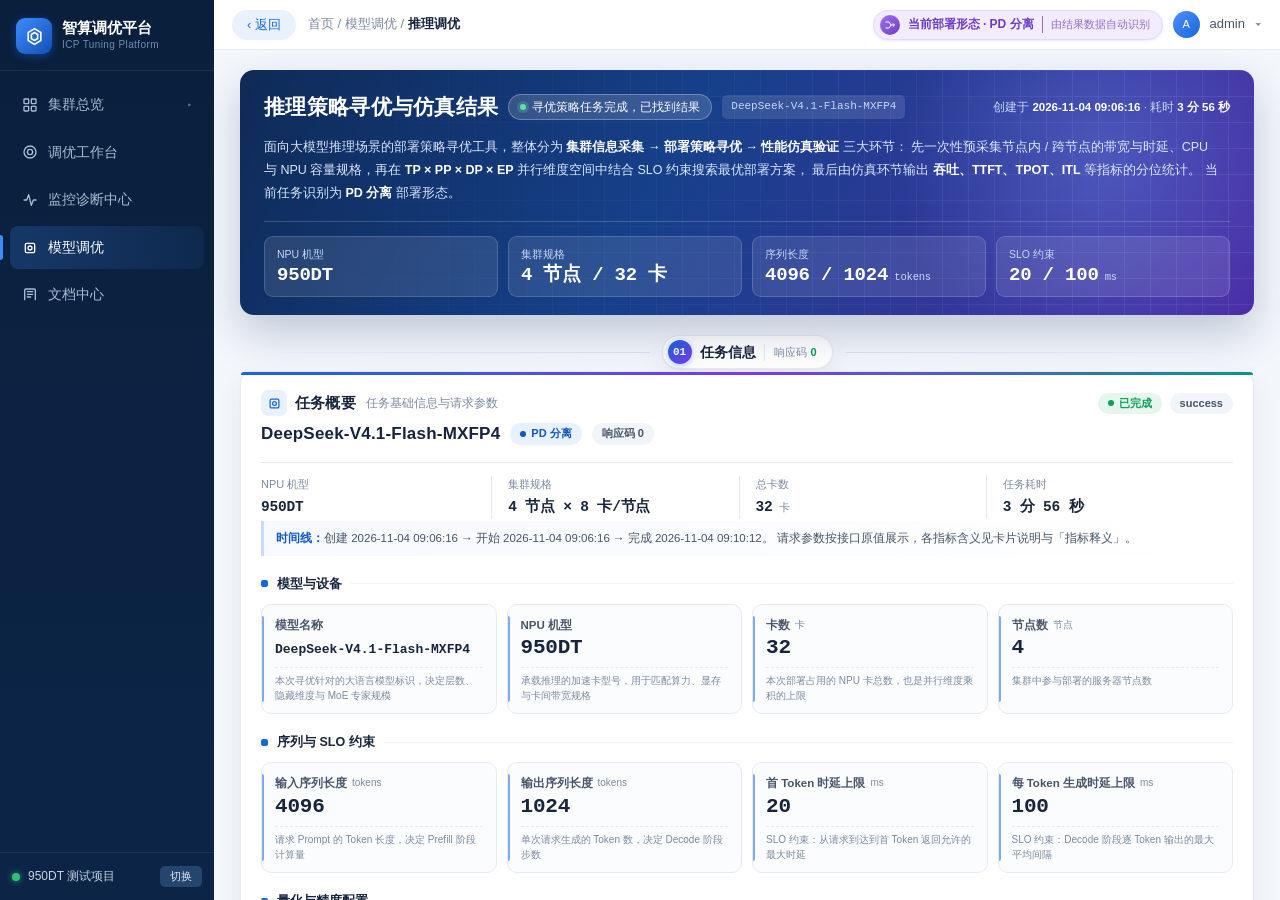
<file: ui-template/edit/推理寻优与仿真结果界面-v2旗舰版 - V2.html>
<!DOCTYPE html>
<html lang="zh-CN">
<head>
<meta charset="UTF-8">
<meta name="viewport" content="width=device-width, initial-scale=1.0">
<title>智算调优平台 · 推理策略寻优与仿真结果 V2 旗舰版</title>
<style>
  :root{
    --sidebar:#0a1f3c; --sidebar-2:#0c2547;
    --blue:#1668dc; --blue-d:#0e56c0; --violet:#7c3aed; --teal:#0d9488;
    --amber:#d97706; --rose:#e11d48; --green:#0f9d58;
    --blue-bg:#e9f1fe; --violet-bg:#f2ecfe; --teal-bg:#e6f6f3;
    --green-bg:#e6f6ec; --amber-bg:#fdf3e3; --rose-bg:#fdecea;
    --bg:#f3f6fb; --card:#ffffff; --line:#e6eaf1; --line-2:#eef2f8;
    --ink:#17243c; --muted:#475569; --faint:#7b8aa1;
    --mono:"SFMono-Regular",Consolas,"Liberation Mono",Menlo,monospace;
    --shadow:0 1px 2px rgba(23,36,60,.04),0 10px 28px rgba(23,36,60,.055);
    --shadow-hover:0 16px 36px rgba(23,36,60,.14);
    --radius:12px;
  }
  *{box-sizing:border-box;margin:0;padding:0;}
  html{-webkit-font-smoothing:antialiased;text-rendering:optimizeLegibility;}
  body{
    font-family:"PingFang SC","Microsoft YaHei","Helvetica Neue","Segoe UI",Arial,sans-serif;
    background:var(--bg);color:var(--ink);font-size:14px;line-height:1.6;
  }
  .num,.stat .v,.dim-card .v,.hero-kpi .v,.ov-cell .v,.cs-val,.kv td.num,.raw-pre{
    font-family:var(--mono);font-variant-numeric:tabular-nums;letter-spacing:-.2px;
  }
  ::-webkit-scrollbar{width:9px;height:9px;}
  ::-webkit-scrollbar-thumb{background:#c9d2de;border-radius:5px;}
  ::-webkit-scrollbar-track{background:transparent;}

  /* ============ 平台外壳 ============ */
  .layout{display:flex;height:100vh;overflow:hidden;}
  .sidebar{width:214px;flex-shrink:0;display:flex;flex-direction:column;color:#c6d3e2;
    background:linear-gradient(180deg,#0a1f3c 0%,#0c2547 100%);}
  .logo{display:flex;align-items:center;gap:10px;padding:18px 16px 16px;border-bottom:1px solid rgba(255,255,255,.07);}
  .logo-icon{width:36px;height:36px;border-radius:9px;display:flex;align-items:center;justify-content:center;
    color:#fff;background:linear-gradient(135deg,#3d8bfd,#1250b5);box-shadow:0 2px 8px rgba(22,104,220,.45);}
  .logo-icon svg{width:19px;height:19px;}
  .logo-name{font-size:15px;font-weight:600;color:#fff;line-height:1.25;}
  .logo-sub{font-size:10px;color:#6f8cab;letter-spacing:.4px;}
  .menu{flex:1;padding:12px 10px;}
  .menu-item{display:flex;align-items:center;gap:10px;padding:11px 12px;border-radius:8px;cursor:pointer;
    font-size:13.5px;margin-bottom:4px;color:#a9bcd4;position:relative;transition:all .18s;}
  .menu-item svg{width:16px;height:16px;flex-shrink:0;}
  .menu-item:hover{background:#14304c;color:#e6eef7;}
  .menu-item.active{background:linear-gradient(90deg,rgba(61,139,253,.22),rgba(61,139,253,.08));color:#fff;font-weight:500;}
  .menu-item.active::before{content:"";position:absolute;left:-10px;top:9px;bottom:9px;width:3px;
    border-radius:0 3px 3px 0;background:#3d8bfd;}
  .menu-item .arrow{margin-left:auto;font-size:10px;color:#5f7ea3;}
  .space-bar{padding:13px 12px;border-top:1px solid rgba(255,255,255,.07);display:flex;align-items:center;gap:8px;}
  .space-dot{width:8px;height:8px;border-radius:50%;background:#2fbf71;flex-shrink:0;box-shadow:0 0 6px rgba(47,191,113,.8);}
  .space-name{font-size:12px;color:#c6d3e2;flex:1;white-space:nowrap;overflow:hidden;text-overflow:ellipsis;}
  .space-btn{background:#24466e;color:#dce7f2;border:none;border-radius:5px;font-size:11px;padding:3px 10px;cursor:pointer;}

  .main{flex:1;display:flex;flex-direction:column;min-width:0;}
  .topbar{height:50px;background:#fff;border-bottom:1px solid var(--line);display:flex;align-items:center;
    padding:0 18px;gap:12px;flex-shrink:0;}
  .btn-back{display:flex;align-items:center;gap:6px;background:var(--blue-bg);color:var(--blue);border:none;
    border-radius:17px;padding:6px 15px;font-size:13px;cursor:pointer;transition:background .18s;}
  .btn-back:hover{background:#d9e8fd;}
  .crumb{font-size:13px;color:var(--faint);}
  .crumb b{color:var(--ink);font-weight:600;}
  .topbar-right{margin-left:auto;display:flex;align-items:center;gap:10px;font-size:13px;color:var(--muted);}
  .avatar{width:27px;height:27px;border-radius:50%;background:linear-gradient(135deg,#4d8ef7,#1668dc);color:#fff;
    display:flex;align-items:center;justify-content:center;font-size:11px;}

  /* 部署形态只读徽章：替代原来的「PD混部 / PD分离」切换按钮 */
  .mode-badge{display:inline-flex;align-items:center;gap:8px;border-radius:20px;padding:4px 12px 4px 6px;
    font-size:12px;font-weight:600;border:1px solid var(--blue-bg);background:var(--blue-bg);color:var(--blue-d);
    box-shadow:0 1px 3px rgba(22,104,220,.12);}
  .mode-badge.disagg{border-color:#e6d9fb;background:var(--violet-bg);color:#6d3cc4;}
  .mode-badge .mb-ico{width:20px;height:20px;border-radius:50%;display:flex;align-items:center;justify-content:center;
    background:linear-gradient(135deg,#3d8bfd,#1250b5);color:#fff;}
  .mode-badge.disagg .mb-ico{background:linear-gradient(135deg,#a273f2,#6d3cc4);}
  .mode-badge .mb-ico svg{width:12px;height:12px;}
  .mode-badge .mb-hint{font-size:10.5px;font-weight:400;opacity:.72;border-left:1px solid currentColor;padding-left:8px;}

  .content{flex:1;overflow-y:auto;padding:20px 26px 40px;}
  .content-inner{max-width:1240px;margin:0 auto;}

  /* ============ 顶部 Hero ============ */
  .hero{position:relative;overflow:hidden;border-radius:14px;padding:20px 24px 18px;color:#fff;
    background:linear-gradient(118deg,#0e2a56 0%,#16408a 42%,#4b2ea8 100%);
    box-shadow:0 18px 40px rgba(14,42,86,.22);}
  .hero::before{content:"";position:absolute;right:-60px;top:-120px;width:420px;height:420px;border-radius:50%;
    background:radial-gradient(circle,rgba(120,170,255,.30),rgba(120,170,255,0) 70%);pointer-events:none;}
  .hero::after{content:"";position:absolute;inset:0;pointer-events:none;opacity:.16;
    background-image:linear-gradient(rgba(255,255,255,.5) 1px,transparent 1px),linear-gradient(90deg,rgba(255,255,255,.5) 1px,transparent 1px);
    background-size:26px 26px;mask-image:linear-gradient(90deg,transparent,#000);}
  .hero>*{position:relative;z-index:1;}
  .hero-top{display:flex;align-items:center;gap:10px;flex-wrap:wrap;}
  .hero h1{font-size:21px;font-weight:700;letter-spacing:.3px;}
  .hero-tag{display:inline-flex;align-items:center;gap:6px;font-size:11.5px;border-radius:20px;padding:3px 11px;
    background:rgba(255,255,255,.15);border:1px solid rgba(255,255,255,.28);backdrop-filter:blur(4px);}
  .hero-tag .dot{width:6px;height:6px;border-radius:50%;background:#5fe3a1;box-shadow:0 0 0 3px rgba(95,227,161,.22);}
  .hero-id{font-family:var(--mono);font-size:11px;color:#c5d8f7;background:rgba(255,255,255,.12);
    border-radius:5px;padding:3px 9px;}
  .hero-cost{margin-left:auto;font-size:11.5px;color:#c5d8f7;}
  .hero-cost b{color:#fff;font-weight:600;}
  .hero p{font-size:12.5px;line-height:1.85;color:#dbe7fb;margin-top:12px;max-width:960px;}
  .hero p b{color:#fff;font-weight:600;}
  .hero-kpis{display:grid;grid-template-columns:repeat(4,1fr);gap:10px;margin-top:16px;
    padding-top:14px;border-top:1px solid rgba(255,255,255,.18);}
  .hero-kpi{background:rgba(255,255,255,.10);border:1px solid rgba(255,255,255,.16);border-radius:9px;padding:9px 12px;
    transition:background .2s,transform .2s;}
  .hero-kpi:hover{background:rgba(255,255,255,.18);transform:translateY(-2px);}
  .hero-kpi .k{font-size:10.5px;color:#c5d8f7;}
  .hero-kpi .v{font-size:19px;font-weight:700;line-height:1.3;white-space:nowrap;overflow:hidden;text-overflow:ellipsis;}
  .hero-kpi .v small{font-size:10.5px;font-weight:400;color:#c5d8f7;font-family:inherit;}

  /* ============ 流程连接条 ============ */
  .sec-conn{display:flex;align-items:center;gap:12px;margin:24px 0 2px;}
  .sec-conn:first-of-type{margin-top:20px;}
  .sec-line{flex:1;height:1px;background:linear-gradient(90deg,transparent,#dbe3ef);}
  .sec-line:last-child{background:linear-gradient(90deg,#dbe3ef,transparent);}
  .sec-chip{display:inline-flex;align-items:center;gap:8px;background:#fff;border:1px solid var(--line);
    border-radius:18px;padding:4px 15px 4px 5px;box-shadow:var(--shadow);white-space:nowrap;}
  .sec-chip .no{width:24px;height:24px;border-radius:50%;display:inline-flex;align-items:center;justify-content:center;
    font-size:11px;font-weight:700;color:#fff;font-family:var(--mono);
    background:linear-gradient(135deg,var(--blue),var(--violet));box-shadow:0 2px 6px rgba(22,104,220,.3);}
  .sec-chip .nm{font-size:13.5px;font-weight:600;letter-spacing:.2px;}
  .sec-chip .extra{font-size:11px;color:var(--faint);border-left:1px solid var(--line);padding-left:9px;}
  .sec-chip .extra b{color:var(--green);font-weight:600;}
  .sec-down{text-align:center;color:#b7c2d2;font-size:11px;margin:3px 0 7px;letter-spacing:2px;line-height:1;}
  .detail>.sec-conn:first-child+.sec-down{display:none;}

  /* ============ 通用卡片 ============ */
  .card{position:relative;background:var(--card);border:1px solid var(--line);border-radius:var(--radius);
    padding:18px 20px 20px;box-shadow:var(--shadow);margin-bottom:12px;
    transition:transform .2s,box-shadow .2s,border-color .2s;}
  .card::before{content:"";position:absolute;left:0;right:0;top:0;height:3px;border-radius:var(--radius) var(--radius) 0 0;
    background:linear-gradient(90deg,var(--blue),var(--violet),var(--teal));}
  .card.tone-violet::before{background:linear-gradient(90deg,var(--violet),#b585f5,var(--blue));}
  .card.tone-teal::before{background:linear-gradient(90deg,var(--teal),#5ed2c0,var(--blue));}
  .card.tone-amber::before{background:linear-gradient(90deg,var(--amber),#f3b55e,var(--rose));}
  .card:hover{transform:translateY(-2px);box-shadow:var(--shadow-hover);border-color:#cfdcf0;}
  .card-head{display:flex;align-items:center;gap:10px;flex-wrap:wrap;margin-bottom:4px;}
  .card-title{font-size:14.5px;font-weight:700;letter-spacing:.2px;display:flex;align-items:center;gap:8px;}
  .card-title .ico{width:26px;height:26px;border-radius:7px;display:inline-flex;align-items:center;justify-content:center;
    background:var(--blue-bg);color:var(--blue);}
  .card-title .ico svg{width:15px;height:15px;}
  .card-title.violet .ico{background:var(--violet-bg);color:var(--violet);}
  .card-title.teal .ico{background:var(--teal-bg);color:var(--teal);}
  .card-title.amber .ico{background:var(--amber-bg);color:var(--amber);}
  .card-sub{font-size:11.5px;color:var(--faint);}
  .card-right{margin-left:auto;display:flex;align-items:center;gap:8px;flex-wrap:wrap;}
  .note{font-size:11.5px;color:var(--muted);line-height:1.75;margin:2px 0 13px;
    background:linear-gradient(90deg,#f6f9ff,rgba(246,249,255,0));border-left:3px solid #c9dcfb;
    padding:7px 12px;border-radius:0 6px 6px 0;}
  .note b{color:var(--blue-d);font-weight:600;}

  .tag{display:inline-flex;align-items:center;gap:5px;font-size:11px;border-radius:20px;padding:2px 10px;font-weight:600;flex-shrink:0;}
  .tag::before{content:"";width:6px;height:6px;border-radius:50%;background:currentColor;}
  .tag.ok{background:var(--green-bg);color:var(--green);}
  .tag.info{background:var(--blue-bg);color:var(--blue-d);}
  .tag.violet{background:var(--violet-bg);color:#6d3cc4;}
  .tag.amber{background:var(--amber-bg);color:var(--amber);}
  .tag.rose{background:var(--rose-bg);color:var(--rose);}
  .tag.ghost{background:#f1f4f9;color:var(--muted);}
  .tag.ghost::before{display:none;}

  /* ============ 任务信息 ============ */
  .ov-top{display:flex;align-items:center;gap:10px;flex-wrap:wrap;}
  .ov-model{font-size:17px;font-weight:700;letter-spacing:.2px;}
  .ov-specs{display:flex;flex-wrap:wrap;margin-top:14px;padding-top:13px;border-top:1px solid var(--line);}
  .ov-cell{flex:1;min-width:130px;padding:0 16px;border-right:1px solid var(--line);}
  .ov-cell:first-child{padding-left:0;}
  .ov-cell:last-child{border-right:none;}
  .ov-cell .k{font-size:11px;color:var(--faint);margin-bottom:3px;}
  .ov-cell .v{font-size:14.5px;font-weight:700;}
  .ov-cell .v small{font-size:10.5px;font-weight:400;color:var(--faint);font-family:inherit;}

  .group-head{display:flex;align-items:center;gap:9px;margin:18px 0 10px;}
  .card>.group-head:first-child{margin-top:8px;}
  .group-head .dot{width:7px;height:7px;border-radius:2px;background:var(--blue);flex-shrink:0;}
  .group-head .t{font-size:12.5px;font-weight:700;white-space:nowrap;}
  .group-head .rule{flex:1;height:1px;background:var(--line-2);}
  .group-head.violet .dot{background:var(--violet);}
  .group-head.teal .dot{background:var(--teal);}
  .group-head.amber .dot{background:var(--amber);}

  /* ============ 字段方格 ============ */
  .stat-grid{display:grid;grid-template-columns:repeat(auto-fit,minmax(168px,1fr));gap:10px;}
  .stat-grid.tight{grid-template-columns:repeat(auto-fit,minmax(140px,1fr));}
  .stat{position:relative;background:#fbfcfe;border:1px solid var(--line);border-radius:10px;padding:11px 13px 10px;
    transition:transform .2s,box-shadow .2s,border-color .2s;cursor:help;}
  .stat::before{content:"";position:absolute;left:0;top:11px;bottom:11px;width:2px;border-radius:0 2px 2px 0;
    background:var(--blue);opacity:.55;}
  .stat:hover{transform:translateY(-2px);box-shadow:0 8px 18px rgba(23,36,60,.10);border-color:#c9d9f2;z-index:2;}
  .stat.violet::before{background:var(--violet);}
  .stat.teal::before{background:var(--teal);}
  .stat.amber::before{background:var(--amber);}
  .stat .cn{font-size:11.5px;font-weight:600;color:var(--muted);display:flex;align-items:center;gap:5px;}
  .stat .cn .u{font-size:10px;color:var(--faint);font-weight:400;}
  .stat .v{font-size:21px;font-weight:700;line-height:1.35;word-break:break-all;color:var(--ink);}
  .stat .v span.txt{font-size:13px;letter-spacing:0;}
  .stat .d{font-size:10px;color:var(--faint);line-height:1.5;margin-top:5px;
    border-top:1px dashed var(--line);padding-top:5px;}
  .bool{font-family:var(--mono);font-size:12px;font-weight:700;border-radius:5px;padding:2px 9px;}
  .bool.yes{color:var(--green);background:var(--green-bg);border:1px solid #bfe6d2;}
  .bool.no{color:var(--rose);background:var(--rose-bg);border:1px solid #f6cfcb;}
  .null-pill{font-family:var(--mono);font-size:10.5px;color:var(--faint);background:#f1f4f8;
    border:1px solid #e6ebf2;border-radius:5px;padding:2px 8px;}

  /* ============ 采集信息 ============ */
  .hw-grid{display:grid;grid-template-columns:repeat(4,1fr);gap:11px;}
  .hw-group{background:linear-gradient(180deg,#f9fbff,#fff);border:1px solid var(--line);border-radius:10px;
    padding:12px 13px;transition:transform .2s,box-shadow .2s;}
  .hw-group:hover{transform:translateY(-2px);box-shadow:0 8px 18px rgba(23,36,60,.09);}
  .hw-head{display:flex;align-items:center;gap:8px;margin-bottom:9px;}
  .hw-ico{width:27px;height:27px;border-radius:7px;background:var(--teal-bg);color:var(--teal);
    display:flex;align-items:center;justify-content:center;flex-shrink:0;}
  .hw-ico svg{width:14px;height:14px;}
  .hw-name{font-size:12.5px;font-weight:700;}
  .hw-cnt{font-size:10px;color:var(--faint);margin-left:auto;font-family:var(--mono);}
  .hw-items{display:flex;flex-direction:column;gap:5px;}
  .hw-item{display:flex;align-items:center;gap:7px;background:#fff;border:1px solid var(--line-2);
    border-radius:6px;padding:5px 8px;min-width:0;}
  .hw-item .tick{color:var(--green);flex-shrink:0;}
  .hw-item .tick svg{width:12px;height:12px;display:block;}
  .hw-item .cn{font-size:11px;font-weight:600;white-space:nowrap;overflow:hidden;text-overflow:ellipsis;}

  /* ============ 部署形态横幅 ============ */
  .mode-banner{display:flex;align-items:center;gap:16px;margin-top:16px;padding:14px 18px;border-radius:10px;
    border:1px solid #cfe0ff;background:linear-gradient(100deg,var(--blue-bg) 0%,#f7faff 72%,#fff 100%);}
  .mode-banner.disagg{border-color:#e0d0f8;background:linear-gradient(100deg,var(--violet-bg) 0%,#fbf8ff 72%,#fff 100%);}
  .mb-left{display:flex;flex-direction:column;gap:2px;min-width:0;}
  .mb-field{font-size:12.5px;font-weight:700;}
  .mb-desc{font-size:11px;color:var(--muted);flex:1;line-height:1.6;}
  .mb-value{font-size:23px;font-weight:800;letter-spacing:.5px;color:var(--blue);white-space:nowrap;}
  .mode-banner.disagg .mb-value{color:var(--violet);}

  /* ============ 并行策略主视觉 ============ */
  .strat-hero{border-radius:12px;padding:16px 18px 18px;color:#fff;position:relative;overflow:hidden;
    background:linear-gradient(125deg,#102a57 0%,#1a3f8f 48%,#4a2ba6 100%);
    box-shadow:0 14px 32px rgba(16,42,87,.20);}
  .strat-hero.disagg{background:linear-gradient(125deg,#2c1a5e 0%,#5a2fa5 52%,#1250a8 100%);}
  .strat-hero::before{content:"";position:absolute;right:-50px;top:-90px;width:300px;height:300px;border-radius:50%;
    background:radial-gradient(circle,rgba(255,255,255,.16),rgba(255,255,255,0) 70%);}
  .strat-hero>*{position:relative;z-index:1;}
  .sh-head{display:flex;align-items:center;gap:10px;flex-wrap:wrap;margin-bottom:13px;}
  .sh-title{font-size:14px;font-weight:700;display:flex;align-items:center;gap:8px;}
  .sh-title svg{width:16px;height:16px;}
  .sh-tag{font-size:10.5px;border-radius:20px;padding:2px 10px;background:rgba(255,255,255,.16);
    border:1px solid rgba(255,255,255,.25);}
  .sh-formula{margin-left:auto;font-family:var(--mono);font-size:11.5px;color:#d7e4ff;}
  .dim-grid{display:grid;grid-template-columns:repeat(4,1fr);gap:11px;}
  .dim-card{position:relative;border-radius:11px;padding:14px 12px 13px;text-align:center;overflow:hidden;
    border:1px solid rgba(255,255,255,.22);background:rgba(255,255,255,.11);
    transition:transform .22s,box-shadow .22s,background .22s;cursor:help;}
  .dim-card::after{content:"";position:absolute;right:-34px;top:-34px;width:96px;height:96px;border-radius:50%;
    background:rgba(255,255,255,.10);}
  .dim-card:hover{transform:translateY(-4px);background:rgba(255,255,255,.19);
    box-shadow:0 12px 24px rgba(0,0,0,.20);}
  .dim-card .abbr{font-family:var(--mono);font-size:10.5px;font-weight:700;letter-spacing:1.2px;opacity:.85;}
  .dim-card .v{font-size:36px;font-weight:800;line-height:1.15;text-shadow:0 2px 10px rgba(0,0,0,.18);}
  .dim-card .cn{font-size:11.5px;font-weight:600;}
  .dim-card .d{font-size:9.5px;line-height:1.5;opacity:.82;margin-top:5px;
    border-top:1px solid rgba(255,255,255,.2);padding-top:5px;}
  .sh-foot{display:flex;align-items:center;gap:10px;flex-wrap:wrap;margin-top:13px;font-size:10.5px;color:#d7e4ff;}
  .sh-foot .chip{background:rgba(255,255,255,.13);border:1px solid rgba(255,255,255,.2);border-radius:20px;padding:2px 10px;}

  /* 卡组拓扑 */
  .topo{margin-top:14px;background:linear-gradient(180deg,#f8faff,#fff);border:1px dashed #cbd9f0;
    border-radius:10px;padding:13px 15px;}
  .topo-head{display:flex;align-items:center;gap:8px;font-size:11.5px;font-weight:700;color:var(--muted);margin-bottom:10px;}
  .topo-head .legend{margin-left:auto;display:flex;gap:12px;font-size:10px;font-weight:400;color:var(--faint);}
  .topo-head .legend i{display:inline-block;width:9px;height:9px;border-radius:2px;margin-right:4px;vertical-align:-1px;}
  .topo-row{display:flex;gap:8px;flex-wrap:wrap;}
  .node-box{background:#fff;border:1px solid #dde7f6;border-radius:8px;padding:7px 9px;transition:box-shadow .2s,transform .2s;}
  .node-box:hover{box-shadow:0 6px 14px rgba(23,36,60,.10);transform:translateY(-2px);}
  .node-label{font-family:var(--mono);font-size:9px;color:var(--faint);margin-bottom:5px;}
  .node-cells{display:flex;gap:3px;flex-wrap:wrap;}
  .cell{width:13px;height:13px;border-radius:3px;background:linear-gradient(135deg,#4d8ef7,#1668dc);
    box-shadow:inset 0 0 0 1px rgba(255,255,255,.35);}
  .cell.p{background:linear-gradient(135deg,#5ed2c0,#0d9488);}
  .cell.d{background:linear-gradient(135deg,#b18af5,#7c3aed);}

  /* PD 分离子栏 */
  .sub-grid{display:grid;grid-template-columns:1fr 1fr;gap:12px;}
  .sub{border:1px solid var(--line);border-radius:11px;padding:13px 14px 15px;
    background:linear-gradient(180deg,#fbfcff,#fff 60%);transition:transform .2s,box-shadow .2s;}
  .sub:hover{transform:translateY(-2px);box-shadow:0 8px 20px rgba(23,36,60,.09);}
  .sub-head{display:flex;align-items:center;gap:8px;margin-bottom:10px;flex-wrap:wrap;}
  .badge{font-size:11px;font-weight:700;border-radius:6px;padding:2px 9px;}
  .badge.p{color:var(--blue-d);background:var(--blue-bg);border:1px solid #cfe0ff;}
  .badge.d{color:#6d3cc4;background:var(--violet-bg);border:1px solid #e0d0f8;}
  .sub .dim-grid{grid-template-columns:repeat(4,1fr);gap:7px;}
  .sub .dim-card{padding:9px 5px 8px;background:linear-gradient(150deg,#1b5fd0,#4b3bd6);
    border:1px solid rgba(255,255,255,.12);color:#fff;}
  .sub.d-side .dim-card{background:linear-gradient(150deg,#6d3cc4,#b1529b);}
  .sub .dim-card .v{font-size:23px;}
  .sub .dim-card .d{display:none;}
  .sub .stat-grid{grid-template-columns:repeat(auto-fit,minmax(112px,1fr));gap:7px;}
  .sub .stat{padding:9px 9px 8px;}
  .sub .stat .v{font-size:17px;}
  .sub .stat .v span.txt{font-size:11px;}
  .sub .stat .d{display:none;}

  /* ============ 表格 ============ */
  .table-wrap{border:1px solid var(--line);border-radius:10px;overflow:hidden;background:#fff;}
  table.kv{width:100%;border-collapse:separate;border-spacing:0;font-size:12px;}
  table.kv th,table.kv td{padding:9px 13px;text-align:left;vertical-align:middle;border-bottom:1px solid var(--line-2);}
  table.kv tr:last-child th,table.kv tr:last-child td{border-bottom:0;}
  table.kv thead th{background:#f6f8fc;color:var(--muted);font-weight:700;font-size:11px;
    border-bottom:1px solid var(--line);white-space:nowrap;}
  table.kv thead th:not(:first-child){text-align:right;}
  table.kv tbody tr:nth-child(even){background:#fafbfe;}
  table.kv tbody tr:hover{background:#f1f6ff;}
  table.kv td.k{color:var(--muted);font-weight:600;background:rgba(246,248,252,.6);}
  table.kv td.num{text-align:right;font-weight:600;}
  table.kv td.desc{font-size:10.5px;color:var(--faint);line-height:1.5;}

  /* ============ 图表 ============ */
  .chart-grid{display:grid;grid-template-columns:1fr 1fr;gap:12px;}
  .chart-card{border:1px solid var(--line);border-radius:11px;background:#fff;padding:14px 16px 12px;
    transition:box-shadow .2s,transform .2s;}
  .chart-card:hover{box-shadow:0 10px 24px rgba(23,36,60,.09);transform:translateY(-2px);}
  .chart-head{display:flex;align-items:center;gap:8px;margin-bottom:2px;}
  .chart-title{font-size:12.5px;font-weight:700;}
  .chart-sub{font-size:10.5px;color:var(--faint);margin-bottom:8px;line-height:1.6;}
  .chart-card svg{width:100%;height:auto;display:block;}
  .legend-row{display:flex;gap:14px;flex-wrap:wrap;font-size:10.5px;color:var(--muted);margin-top:6px;}
  .legend-row span{display:flex;align-items:center;gap:5px;}
  .lg-dot{width:9px;height:9px;border-radius:2px;display:inline-block;}

  /* 吞吐构成条 */
  .tput-bar{display:flex;height:26px;border-radius:7px;overflow:hidden;box-shadow:inset 0 0 0 1px rgba(0,0,0,.04);}
  .tput-bar .seg1{background:linear-gradient(90deg,#1668dc,#4d8ef7);}
  .tput-bar .seg2{background:linear-gradient(90deg,#0d9488,#5ed2c0);}
  .tput-bar-legend{display:flex;justify-content:space-between;gap:10px;margin-top:9px;flex-wrap:wrap;}
  .tput-item{display:flex;align-items:center;gap:6px;font-size:10.5px;color:var(--muted);}
  .tput-item b{font-family:var(--mono);font-size:13px;color:var(--ink);}

  /* ============ 原理双面板 ============ */
  .pr-grid{display:grid;grid-template-columns:1fr 1fr;gap:12px;}
  .pr-panel{background:#fff;border:1px solid var(--line);border-radius:11px;padding:15px 17px;
    transition:transform .2s,box-shadow .2s;}
  .pr-panel:hover{transform:translateY(-2px);box-shadow:0 10px 24px rgba(23,36,60,.09);}
  .pr-head{display:flex;align-items:center;gap:10px;margin-bottom:13px;}
  .pr-badge{width:31px;height:31px;border-radius:8px;display:flex;align-items:center;justify-content:center;flex-shrink:0;}
  .pr-badge svg{width:17px;height:17px;}
  .pr-badge.a{background:var(--blue-bg);color:var(--blue);}
  .pr-badge.b{background:var(--amber-bg);color:var(--amber);}
  .pr-title{font-size:13px;font-weight:700;}
  .pr-sub{font-size:10.5px;color:var(--faint);margin-top:1px;}
  .pr-step{display:flex;gap:10px;align-items:flex-start;}
  .pr-step-rail{display:flex;flex-direction:column;align-items:center;flex-shrink:0;}
  .pr-num{width:20px;height:20px;border-radius:50%;display:flex;align-items:center;justify-content:center;
    font-size:10px;font-weight:700;font-family:var(--mono);flex-shrink:0;}
  .pr-num.a{background:var(--blue-bg);color:var(--blue-d);}
  .pr-num.b{background:var(--amber-bg);color:#b06a08;}
  .pr-rail{width:1px;flex:1;min-height:10px;background:#dde3ec;margin:3px 0;}
  .pr-step-body{padding-bottom:11px;}
  .pr-step:last-child .pr-step-body{padding-bottom:0;}
  .pr-step .n{font-size:12px;font-weight:600;line-height:20px;}
  .pr-step .d{font-size:10.5px;color:var(--faint);line-height:1.6;margin-top:2px;}
  .pr-chips{margin-top:13px;padding-top:11px;border-top:1px dashed var(--line);display:flex;flex-wrap:wrap;gap:6px;align-items:center;}
  .pr-chips .lb{font-size:10.5px;color:var(--faint);}
  .pr-chip{font-size:10px;border-radius:10px;padding:2px 9px;font-weight:600;}
  .pr-chip.a{background:var(--blue-bg);color:var(--blue-d);}
  .pr-chip.b{background:var(--amber-bg);color:#b06a08;}

  /* ============ 折叠区 / 页脚 ============ */
  details.fold{border:1px solid var(--line);border-radius:11px;background:#fff;box-shadow:var(--shadow);margin-bottom:12px;overflow:hidden;}
  details.fold>summary{cursor:pointer;list-style:none;padding:12px 17px;font-size:12.5px;font-weight:700;
    display:flex;align-items:center;gap:9px;background:linear-gradient(90deg,#f8faff,#fff);user-select:none;}
  details.fold>summary::-webkit-details-marker{display:none;}
  details.fold>summary::after{content:"▾";margin-left:auto;color:var(--faint);font-size:12px;transition:transform .2s;}
  details.fold[open]>summary::after{transform:rotate(180deg);}
  details.fold>summary .ico{width:24px;height:24px;border-radius:6px;display:inline-flex;align-items:center;justify-content:center;
    background:var(--blue-bg);color:var(--blue);}
  details.fold>summary .ico svg{width:14px;height:14px;}
  details.fold>summary .sub{font-size:10.5px;font-weight:400;color:var(--faint);}
  .fold-body{padding:4px 17px 17px;}
  .raw-pre{max-height:340px;overflow:auto;background:#0f1c33;color:#cfe0ff;border-radius:9px;padding:14px 16px;
    font-size:11px;line-height:1.7;white-space:pre;tab-size:2;}
  .tool-row{display:flex;align-items:center;gap:8px;flex-wrap:wrap;margin-bottom:10px;}
  .btn{display:inline-flex;align-items:center;gap:6px;border:1px solid var(--line);background:#fff;color:var(--muted);
    border-radius:7px;padding:5px 11px;font-size:11.5px;font-weight:600;cursor:pointer;transition:all .18s;}
  .btn svg{width:13px;height:13px;}
  .btn:hover{border-color:#c9d9f2;color:var(--blue-d);background:#f6f9ff;box-shadow:0 3px 10px rgba(23,36,60,.07);}
  .btn.primary{background:var(--blue);border-color:var(--blue);color:#fff;}
  .btn.primary:hover{background:var(--blue-d);color:#fff;}

  .footer{margin-top:18px;padding:14px 17px;border:1px dashed #d7e0ee;border-radius:11px;background:rgba(255,255,255,.65);
    display:flex;align-items:center;gap:12px;flex-wrap:wrap;font-size:11px;color:var(--faint);}
  .footer .demo{display:flex;align-items:center;gap:6px;}
  .footer .demo .lb{font-weight:600;color:var(--muted);}
  .demo-btn{border:1px solid var(--line);background:#fff;border-radius:16px;padding:3px 12px;font-size:11px;
    color:var(--muted);cursor:pointer;transition:all .18s;}
  .demo-btn:hover{border-color:#c9d9f2;color:var(--blue-d);}
  .demo-btn.active{background:var(--blue);border-color:var(--blue);color:#fff;font-weight:600;}
  .footer .spacer{flex:1;}
  .footer code{font-family:var(--mono);font-size:10.5px;background:#eef2f8;border-radius:4px;padding:1px 5px;color:var(--muted);}

  .empty{padding:26px;text-align:center;color:var(--faint);font-size:12.5px;}
  .empty b{display:block;color:var(--rose);font-size:14px;margin-bottom:6px;}

  @media(max-width:1080px){
    .hw-grid{grid-template-columns:repeat(2,1fr);}
    .hero-kpis{grid-template-columns:repeat(2,1fr);}
    .chart-grid,.pr-grid{grid-template-columns:1fr;}
  }
  @media(max-width:860px){
    .sidebar{display:none;}
    .content{padding:16px 14px 32px;}
    .sub-grid{grid-template-columns:1fr;}
    .dim-grid{grid-template-columns:repeat(2,1fr);}
    .ov-specs{flex-direction:column;gap:9px;}
    .ov-cell{border-right:0;border-bottom:1px solid var(--line);padding:0 0 8px;}
    .ov-cell:last-child{border-bottom:0;}
    .sec-chip .extra{display:none;}
    .crumb{display:none;}
  }
  @media(max-width:520px){
    .hw-grid,.hero-kpis{grid-template-columns:1fr;}
    .hero h1{font-size:18px;}
    .mode-banner{flex-wrap:wrap;}
    .card{padding:15px 14px 17px;}
  }
  @media(prefers-reduced-motion:reduce){
    *{transition:none!important;animation:none!important;}
  }
  @media print{
    .sidebar,.topbar,.footer,.tool-row,.demo{display:none!important;}
    .layout{display:block;height:auto;overflow:visible;}
    .content{overflow:visible;padding:0;}
    .card,.chart-card,.pr-panel,.strat-hero{box-shadow:none;break-inside:avoid;}
    details.fold{break-inside:avoid;}
    details.fold>summary::after{display:none;}
  }
</style>
</head>
<body>
<div class="layout">
  <!-- ==================== 左侧导航 ==================== -->
  <aside class="sidebar">
    <div class="logo">
      <div class="logo-icon" id="logoIcon"></div>
      <div><div class="logo-name">智算调优平台</div><div class="logo-sub">ICP Tuning Platform</div></div>
    </div>
    <nav class="menu" id="sideMenu"></nav>
    <div class="space-bar">
      <span class="space-dot"></span><span class="space-name">950DT 测试项目</span>
      <button class="space-btn" type="button">切换</button>
    </div>
  </aside>

  <div class="main">
    <!-- ==================== 顶栏 ==================== -->
    <header class="topbar">
      <button class="btn-back" type="button" onclick="history.length>1?history.back():void 0">‹ 返回</button>
      <span class="crumb">首页 / 模型调优 / <b>推理调优</b></span>
      <div class="topbar-right">
        <span id="modeBadge"></span>
        <span class="avatar">A</span><span>admin</span><span style="color:var(--faint)">▾</span>
      </div>
    </header>

    <main class="content">
      <div class="content-inner">
        <div id="hero"></div>
        <div class="detail" id="detailArea"></div>
        <div id="footer"></div>
      </div>
    </main>
  </div>
</div>

<script>
/* =====================================================================
   推理策略寻优与仿真结果 · V2 旗舰版
   数据接入约定：
   1) 真实场景：页面优先读取 window.INFER_OPT_RESULT / window.INFER_SIM_RESULT，
      也可在页面加载后调用 window.renderInferReport(optResp, simResp) 重新渲染。
      一次任务只会有一份寻优响应，部署形态由 result.agg / result.disagg
      中实际存在 candidates 的一侧自动识别，不再提供并列的形态切换按钮。
   2) 预览场景：内置 PD 混部、PD 分离两份示例响应，默认优先展示 PD 分离；
      用页脚「演示数据」或 ?demo=agg 切换，仅在本地预览两种返回格式时使用，不属于业务功能。
   ===================================================================== */

/* ==================== 1. 示例响应（与接口文档「返回值」一致） ==================== */
const REQUEST_BASE = {
  "model": "DeepSeek-V4.1-Flash-MXFP4",
  "device": "950DT",
  "num_devices": "32",
  "num_nodes": "4",
  "input_length": "4096",
  "output_length": "1024",
  "ttft_limit": "20",
  "tpot_limit": "100",
  "serving_modes": "2",
  "quantize-linear-action": "MXFP4",
  "quantize-non-expert-linear-action": "FP8",
  "mxfp4-group-size": "32",
  "quantize-attention-action": "DISABLED"
};
const TIMES = {
  "created_at": "2026-11-04T09:06:16+08:00",
  "started_at": "2026-11-04T09:06:16+08:00",
  "finished_at": "2026-11-04T09:10:12+08:00"
};

/* 1.1 PD 混部（agg）寻优结果 */
const DEMO_OPT_AGG = {
  "code": 0, "status": "success", "message": "寻优任务完成",
  "common": { "infer_strategy_npu": {
    "code": 0, "status": "success", "message": "寻优策略任务完成，已找到结果",
    "data": {
      ...TIMES,
      "request": { ...REQUEST_BASE },
      "result": {
        "agg": { "candidates": [{
          "throughput_tokens_per_s": 4179.66,
          "throughput_tokens_per_s_per_device": 130.62,
          "throughput_req_per_s": 4.09,
          "ttft_ms": 1778.74,
          "tpot_ms": 44.22,
          "meets_slo": true,
          "concurrency": 192,
          "batch_size": 6,
          "num_devices": 32,
          "parallel": { "tp": 1, "pp": 1, "dp": 32, "ep": 32 }
        }] },
        "disagg": {}
      }
    }
  }}
};

/* 1.2 PD 分离（disagg）寻优结果 */
const DEMO_OPT_DISAGG = {
  "code": 0, "status": "success", "message": "寻优任务完成",
  "common": { "infer_strategy_npu": {
    "code": 0, "status": "success", "message": "寻优策略任务完成，已找到结果",
    "data": {
      ...TIMES,
      "request": { ...REQUEST_BASE },
      "result": {
        "agg": {},
        "disagg": { "candidates": [{
          "prefill": {
            "instances": 1, "devices_per_instance": 8, "devices_total": 8,
            "parallel": { "tp": 8, "pp": 1, "dp": 1, "ep": 8 },
            "batch_size": 193, "concurrency": 193, "ttft_ms": 600.79, "tpot_ms": null,
            "tokens_per_s_per_instance": 27203.85, "tokens_per_s_per_device": 3400.48,
            "tokens_per_s_cluster": 27203.86
          },
          "decode": {
            "instances": 3, "devices_per_instance": 8, "devices_total": 24,
            "parallel": { "tp": 2, "pp": 1, "dp": 4, "ep": 8 },
            "batch_size": 6, "concurrency": 24, "ttft_ms": null, "tpot_ms": 67.10,
            "tokens_per_s_per_instance": 357.67, "tokens_per_s_per_device": 44.71,
            "tokens_per_s_cluster": 1073.01
          }
        }] }
      }
    }
  }}
};

/* 1.3 推理仿真结果：PD 混部 / PD 分离下游输出格式统一 */
const DEMO_SIM = {
  "code": 0, "status": "success", "message": "推理仿真任务执行成功",
  "common": { "infer_simulate": {
    "code": 0, "status": "success", "message": "推理仿真任务执行成功",
    "data": {
      "throughput": {
        "requests": 1, "latency": 203.45, "input_tokens": 16384, "generated_tokens": 2048,
        "prompt_throughput": 80.53, "generation_throughput": 10.07, "total_throughput": 90.60
      },
      "ttft": { "mean": 264.34, "median": 264.34, "p99": 264.34 },
      "tpot": { "mean": 99.26, "median": 99.26, "p99": 99.26 },
      "itl":  { "mean": 99.26, "median": 99.26, "p99": 101.53 }
    }
  }}
};

const DEMO_OPT = { agg: DEMO_OPT_AGG, disagg: DEMO_OPT_DISAGG };

/* ==================== 2. 字段字典：英文 key → 中文名 / 单位 / 说明 ==================== */
/* [中文名, 单位, 说明] */
const FIELD = {
  /* 任务与请求 */
  "model":["模型名称","","本次寻优针对的大语言模型标识，决定层数、隐藏维度与 MoE 专家规模"],
  "device":["NPU 机型","","承载推理的加速卡型号，用于匹配算力、显存与卡间带宽规格"],
  "num_devices":["卡数","卡","本次部署占用的 NPU 卡总数，也是并行维度乘积的上限"],
  "num_nodes":["节点数","节点","集群中参与部署的服务器节点数"],
  "input_length":["输入序列长度","tokens","请求 Prompt 的 Token 长度，决定 Prefill 阶段计算量"],
  "output_length":["输出序列长度","tokens","单次请求生成的 Token 数，决定 Decode 阶段步数"],
  "ttft_limit":["首 Token 时延上限","ms","SLO 约束：从请求到达到首 Token 返回允许的最大时延"],
  "tpot_limit":["每 Token 生成时延上限","ms","SLO 约束：Decode 阶段逐 Token 输出的最大平均间隔"],
  "serving_modes":["服务化部署形态码","","接口下发的形态枚举值；页面展示形态以结果候选集自动识别为准"],
  "quantize-linear-action":["专家层线性量化","","MoE 专家层线性算子的量化精度，降低权重显存占用"],
  "quantize-non-expert-linear-action":["非专家层线性量化","","稠密（非专家）线性算子的量化精度"],
  "mxfp4-group-size":["MXFP4 分组大小","","MXFP4 量化共享缩放因子的元素分组规模，影响精度与开销"],
  "quantize-attention-action":["注意力量化","","注意力算子量化开关，DISABLED 表示保持原精度"],
  "created_at":["任务创建时间","","寻优任务写入调度队列的时间"],
  "started_at":["任务开始时间","","寻优任务实际开始执行的时间"],
  "finished_at":["任务完成时间","","寻优任务产出候选策略的时间"],
  /* 并行策略 */
  "parallel.tp":["张量并行度 TP","","张量并行：把单层矩阵计算切到多张卡协同完成，降低单卡显存压力"],
  "parallel.pp":["流水并行度 PP","","流水并行：按模型层切分为多段，各段流水执行"],
  "parallel.dp":["数据并行度 DP","","数据并行：复制多份模型副本，各处理一部分请求"],
  "parallel.ep":["专家并行度 EP","","专家并行：把 MoE 专家分散到多张卡，配合 all-to-all 通信"],
  /* 运行配置 */
  "instances":["实例数","个","该阶段部署的推理实例数量"],
  "devices_per_instance":["单实例卡数","卡","每个推理实例占用的 NPU 卡数"],
  "devices_total":["阶段总卡数","卡","该阶段所有实例合计占用的 NPU 卡数"],
  "batch_size":["批大小","","单次前向后向聚合的请求批规模"],
  "concurrency":["并发数","","同时处于服务中的最大请求并发量"],
  /* 性能指标 */
  "meets_slo":["是否满足 SLO","","候选策略是否同时满足 TTFT / TPOT 时延约束"],
  "throughput_tokens_per_s":["集群总吞吐","tokens/s","整个部署单位时间内生成的 Token 数"],
  "throughput_tokens_per_s_per_device":["单卡吞吐","tokens/s/卡","折算到单张 NPU 卡的平均生成吞吐"],
  "throughput_req_per_s":["请求吞吐","req/s","单位时间内可完成的请求数"],
  "ttft_ms":["首 Token 时延","ms","Time To First Token，Prefill 完成并返回首个 Token 的耗时"],
  "tpot_ms":["每 Token 生成时延","ms","Time Per Output Token，Decode 阶段相邻 Token 的平均间隔"],
  "tokens_per_s_per_instance":["单实例吞吐","tokens/s","单个推理实例的 Token 生成吞吐"],
  "tokens_per_s_per_device":["单卡吞吐","tokens/s/卡","折算到单张 NPU 卡的 Token 生成吞吐"],
  "tokens_per_s_cluster":["集群吞吐","tokens/s","该阶段全部实例合计的 Token 生成吞吐"],
  /* 仿真 */
  "requests":["请求数","个","本轮仿真发出的请求总数"],
  "latency":["端到端时延","ms","单个请求从发起到全部 Token 生成结束的耗时"],
  "input_tokens":["输入 Token 数","tokens","仿真请求累计输入的 Token 总量"],
  "generated_tokens":["生成 Token 数","tokens","仿真累计生成的 Token 总量"],
  "prompt_throughput":["Prefill 吞吐","tokens/s","Prompt 处理阶段的输入 Token 吞吐"],
  "generation_throughput":["Decode 吞吐","tokens/s","Decode 阶段的输出 Token 吞吐"],
  "total_throughput":["总吞吐","tokens/s","输入与输出 Token 合计吞吐"],
  "ttft":["首 Token 时延","ms","仿真统计的 TTFT 分位指标"],
  "tpot":["每 Token 生成时延","ms","仿真统计的 TPOT 分位指标"],
  "itl":["Token 间时延","ms","Inter-Token Latency，相邻两个输出 Token 的间隔"],
  "mean":["平均值","ms","该时延指标在多轮采样中的算术平均"],
  "median":["中位数","ms","该时延指标在多轮采样中的 50 分位值"],
  "p99":["P99","ms","该时延指标的 99 分位值，反映长尾表现"]
};
const fieldOf = k => {
  if (FIELD[k]) return FIELD[k];
  const last = String(k).split(".").pop();
  if (/^(tp|pp|dp|ep)$/.test(last) && FIELD["parallel." + last]) return FIELD["parallel." + last];
  return FIELD[last] || ["", "", ""];
};
const cnOf  = k => fieldOf(k)[0] || k;
const unitOf= k => fieldOf(k)[1];
const descOf= k => fieldOf(k)[2];
const hasDict = k => !!fieldOf(k)[0];

/* ==================== 3. 采集信息（接口文档「前置说明」） ==================== */
const COLLECT = [
  ["单台机器内卡间", [
    ["intra_node_npu_bandwidth","节点内卡间带宽"], ["intra_node_npu_latency","节点内卡间时延"]
  ]],
  ["机器间传输", [
    ["inter_node_bandwidth","跨节点带宽"], ["inter_node_latency","跨节点时延"]
  ]],
  ["CPU", [
    ["cpu_capacity","CPU 容量"], ["cpu_bandwidth","CPU 传输带宽"], ["cpu_latency","CPU 传输时延"]
  ]],
  ["NPU", [
    ["npu_capacity","NPU 容量"], ["npu_bandwidth","NPU 带宽"],
    ["npu_latency","NPU 时延"], ["npu_utilization","NPU 利用率"]
  ]]
];

/* ==================== 4. SVG 图标 ==================== */
const ICON = {
  logo:'<path d="M12 2l8 5v10l-8 5-8-5V7z"/><path d="M12 7l4 2.5v5L12 17l-4-2.5v-5z"/>',
  grid:'<rect x="3" y="3" width="7" height="7" rx="1"/><rect x="14" y="3" width="7" height="7" rx="1"/><rect x="3" y="14" width="7" height="7" rx="1"/><rect x="14" y="14" width="7" height="7" rx="1"/>',
  target:'<circle cx="12" cy="12" r="9"/><circle cx="12" cy="12" r="4"/>',
  pulse:'<path d="M3 12h4l3-8 4 16 3-8h4"/>',
  chip:'<rect x="5" y="5" width="14" height="14" rx="2"/><circle cx="12" cy="12" r="3"/>',
  doc:'<path d="M4 19V5a2 2 0 0 1 2-2h12a2 2 0 0 1 2 2v14"/><path d="M8 7h8M8 11h8M8 15h5"/>',
  layers:'<path d="M12 3l9 5-9 5-9-5z"/><path d="M3 12l9 5 9-5"/><path d="M3 16l9 5 9-5"/>',
  check:'<path d="M20 6L9 17l-5-5"/>',
  copy:'<rect x="9" y="9" width="11" height="11" rx="2"/><path d="M5 15H4a2 2 0 0 1-2-2V4a2 2 0 0 1 2-2h9a2 2 0 0 1 2 2v1"/>',
  print:'<path d="M6 9V3h12v6"/><rect x="6" y="14" width="12" height="8"/><path d="M6 18H4a2 2 0 0 1-2-2v-5a2 2 0 0 1 2-2h16a2 2 0 0 1 2 2v5a2 2 0 0 1-2 2h-2"/>',
  server:'<rect x="3" y="4" width="18" height="7" rx="2"/><rect x="3" y="13" width="18" height="7" rx="2"/><path d="M7 7.5h.01M7 16.5h.01"/>',
  database:'<ellipse cx="12" cy="5" rx="8" ry="3"/><path d="M4 5v14c0 1.7 3.6 3 8 3s8-1.3 8-3V5"/><path d="M4 12c0 1.7 3.6 3 8 3s8-1.3 8-3"/>',
  activity:'<path d="M3 3v18h18"/><path d="M7 15l4-5 3 3 5-7"/>',
  info:'<circle cx="12" cy="12" r="9"/><path d="M12 11v5M12 8h.01"/>',
  book:'<path d="M4 5a2 2 0 0 1 2-2h13v16H6a2 2 0 0 0-2 2z"/><path d="M8 7h7"/>',
  code:'<path d="M8 8l-4 4 4 4M16 8l4 4-4 4"/>',
  split:'<path d="M4 6h6l4 6h6"/><path d="M4 18h6l4-6"/><path d="M18 9l3 3-3 3"/>',
  clock:'<circle cx="12" cy="12" r="9"/><path d="M12 7v5l3 2"/>',
  shield:'<path d="M12 2l8 4v6c0 5-3.4 8.4-8 10-4.6-1.6-8-5-8-10V6z"/><path d="M9 12l2 2 4-4"/>',
  search:'<circle cx="11" cy="11" r="7"/><path d="M16 16l5 5"/>',
  waves:'<path d="M3 8c3-3 6 3 9 0s6 3 9 0M3 16c3-3 6 3 9 0s6 3 9 0"/>'
};
const icon = (name,size) => `<svg viewBox="0 0 24 24" fill="none" stroke="currentColor" stroke-width="2" stroke-linecap="round" stroke-linejoin="round"${size?` width="${size}" height="${size}"`:""}>${ICON[name]||ICON.info}</svg>`;

/* ==================== 5. 通用工具 ==================== */
const esc = s => String(s).replace(/&/g,"&amp;").replace(/</g,"&lt;").replace(/>/g,"&gt;").replace(/"/g,"&quot;");
const isObj = v => v !== null && typeof v === "object" && !Array.isArray(v);
const fmt = n => (typeof n === "number" && isFinite(n))
  ? n.toLocaleString("en-US",{minimumFractionDigits:2,maximumFractionDigits:2}) : esc(n);
const valHtml = v => {
  if (v === null || v === undefined) return '<span class="null-pill">无数据</span>';
  if (v === true)  return '<span class="bool yes">满足</span>';
  if (v === false) return '<span class="bool no">未满足</span>';
  if (typeof v === "number") return Number.isInteger(v) ? String(v) : fmt(v);
  const s = esc(v);
  return `<span class="${String(v).length>16?"txt":""}">${s}</span>`;
};
const flat = (obj,prefix="") => Object.entries(obj||{}).flatMap(([k,v]) =>
  isObj(v) ? flat(v,prefix+k+".") : [[prefix+k,v]]);
const pick = (pairs,keys) => keys.map(k=>pairs.find(([n])=>n===k)).filter(Boolean);
const timeText = s => s ? String(s).replace("T"," ").replace(/\+08:00/,"") : "—";
function durationText(a,b){
  const d = new Date(b) - new Date(a);
  if (!isFinite(d) || d < 0) return "—";
  const m = Math.floor(d/60000), s = Math.round((d%60000)/1000);
  return m>0 ? `${m} 分 ${s} 秒` : `${s} 秒`;
}

/* 记录出现过的字段，供「指标释义」使用 */
let USED = [];
const mark = k => { if(k && !USED.includes(k)) USED.push(k); };

/* ==================== 6. 数据解析（单份响应 → 单一部署形态） ==================== */
function readOptimize(resp){
  const node = resp && resp.common && resp.common.infer_strategy_npu;
  if (!node) return { ok:false, reason:"响应缺少 common.infer_strategy_npu 节点" };
  const d = node.data || {}, result = d.result || {};
  const agg = (result.agg && Array.isArray(result.agg.candidates)) ? result.agg.candidates : [];
  const dis = (result.disagg && Array.isArray(result.disagg.candidates)) ? result.disagg.candidates : [];
  /* 真实任务只会返回一种形态；此处按实际存在候选集的一侧判定 */
  const mode = agg.length ? "agg" : (dis.length ? "disagg" : null);
  const candidate = mode === "agg" ? agg[0] : (mode === "disagg" ? dis[0] : null);
  return {
    ok: !!candidate, mode, candidate, request: d.request || {},
    times: { created:d.created_at, started:d.started_at, finished:d.finished_at },
    status: { code:node.code, status:node.status, message:node.message },
    count: mode === "agg" ? agg.length : dis.length,
    reason: "寻优响应中 agg / disagg 均无 candidates"
  };
}
function readSimulate(resp){
  const node = resp && resp.common && resp.common.infer_simulate;
  if (!node || !node.data) return { ok:false, reason:"响应缺少 common.infer_simulate.data 节点" };
  const d = node.data;
  return { ok:true, data:d, status:{ code:node.code, status:node.status, message:node.message } };
}

/* ==================== 7. 片段渲染 ==================== */
function secConn(no,name,extra){
  return `<div class="sec-conn"><span class="sec-line"></span>
    <span class="sec-chip"><span class="no">${no}</span><span class="nm">${esc(name)}</span>${extra?`<span class="extra">${extra}</span>`:""}</span>
    <span class="sec-line"></span></div><div class="sec-down">▼</div>`;
}
function cardHead(title,sub,right,tone){
  return `<div class="card-head">
    <span class="card-title ${tone||""}"><span class="ico">${icon(tone==="violet"?"layers":tone==="teal"?"activity":tone==="amber"?"waves":tone==="database"?"database":"chip")}</span>${esc(title)}</span>
    ${sub?`<span class="card-sub">${esc(sub)}</span>`:""}
    ${right?`<span class="card-right">${right}</span>`:""}</div>`;
}
/* 分组标题与指标卡只呈现中文名称、单位和说明，不暴露接口字段路径 */
function groupHead(title,tone){
  return `<div class="group-head ${tone||""}"><span class="dot"></span><span class="t">${esc(title)}</span>
    <span class="rule"></span></div>`;
}
function stat(pair,tone,showDesc){
  const [k,v] = pair; mark(k);
  const f = fieldOf(k), cn = f[0] || k, unit = f[1], desc = f[2];
  const u = unit ? `<span class="u">${esc(unit)}</span>` : "";
  return `<div class="stat ${tone||""}" title="${esc(desc||"暂无说明")}">
    <div class="cn">${esc(cn)} ${u}</div>
    <div class="v">${valHtml(v)}</div>
    ${showDesc!==false && desc ? `<div class="d">${esc(desc)}</div>`:""}</div>`;
}
const grid = (pairs,tone,extra,showDesc) =>
  `<div class="stat-grid ${extra||""}">${pairs.map(p=>stat(p,tone,showDesc)).join("")}</div>`;

function dimCard(key,value,compact){
  const [k,v] = [key,value]; mark(k);
  const f = fieldOf(k), abbr = k.split(".").pop().toUpperCase();
  const cn = f[0] || k;
  return `<div class="dim-card" title="${esc(f[2]||"")}">
    <div class="abbr">${esc(abbr)}</div>
    <div class="v">${valHtml(v)}</div>
    <div class="cn">${esc(cn)}</div>
    ${compact?"":`<div class="d">${esc(f[2]||"")}</div>`}</div>`;
}
function topoHtml(ctx){
  const req = ctx.opt.request, nodes = Number(req.num_nodes)||4, total = Number(req.num_devices)||32;
  const per = Math.max(1,Math.ceil(total/nodes));
  if (ctx.opt.mode === "agg"){
    const c = ctx.opt.candidate, dp = (c.parallel&&c.parallel.dp)||total;
    let boxes = "", left = total;
    for(let i=0;i<nodes && left>0;i++){
      const n = Math.min(per,left); left -= n;
      boxes += `<div class="node-box"><div class="node-label">节点 ${i+1} · ${n} 卡</div>
        <div class="node-cells">${Array.from({length:n},()=>'<i class="cell"></i>').join("")}</div></div>`;
    }
    return `<div class="topo">
      <div class="topo-head">${icon("server",13)} 卡组拓扑 · 共 ${total} 卡 / ${nodes} 节点
        <span class="legend"><span><i style="background:linear-gradient(135deg,#4d8ef7,#1668dc)"></i>DP 副本（${esc(dp)}）</span>
        <span><i style="background:linear-gradient(135deg,#b18af5,#7c3aed)"></i>EP 专家覆盖 ${esc((c.parallel&&c.parallel.ep)||"—")} 卡</span></span></div>
      <div class="topo-row">${boxes}</div></div>`;
  }
  const c = ctx.opt.candidate, pf = c.prefill||{}, dc = c.decode||{};
  const cells = (n,cls) => Array.from({length:Math.max(0,Math.min(64,Number(n)||0))},()=>`<i class="cell ${cls}"></i>`).join("");
  const inst = (n,per,cls) => {
    let out = "";
    for(let i=0;i<Math.max(0,Number(n)||0);i++){
      out += `<div class="node-box"><div class="node-label">实例 ${i+1} · ${esc(per)} 卡</div>
        <div class="node-cells">${cells(per,cls)}</div></div>`;
    }
    return out;
  };
  return `<div class="topo">
    <div class="topo-head">${icon("split",13)} 卡组分配 · Prefill ${esc(pf.devices_total||0)} 卡 / Decode ${esc(dc.devices_total||0)} 卡
      <span class="legend"><span><i style="background:linear-gradient(135deg,#5ed2c0,#0d9488)"></i>Prefill 实例</span>
      <span><i style="background:linear-gradient(135deg,#b18af5,#7c3aed)"></i>Decode 实例</span></span></div>
    <div class="topo-row">
      <div class="node-box" style="border-color:#bfe9e1"><div class="node-label">P 侧 · ${esc(pf.instances||0)} 个实例</div>
        <div class="node-cells" style="gap:8px">${inst(pf.instances,pf.devices_per_instance,"p")}</div></div>
      <div class="node-box" style="border-color:#e0d0f8"><div class="node-label">D 侧 · ${esc(dc.instances||0)} 个实例</div>
        <div class="node-cells" style="gap:8px">${inst(dc.instances,dc.devices_per_instance,"d")}</div></div>
    </div></div>`;
}

/* ==================== 8. 各区块 ==================== */
function heroHtml(ctx){
  const req = ctx.opt.request, t = ctx.opt.times;
  const modeLabel = ctx.opt.mode === "agg" ? "PD 混部" : "PD 分离";
  const cost = durationText(t.started,t.finished);
  const kpi = (k,v,u) => `<div class="hero-kpi"><div class="k">${esc(k)}</div><div class="v">${esc(v)}${u?`<small> ${esc(u)}</small>`:""}</div></div>`;
  return `<section class="hero">
    <div class="hero-top">
      <h1>推理策略寻优与仿真结果</h1>
      <span class="hero-tag"><span class="dot"></span>${esc(ctx.opt.status.message||"任务已完成")}</span>
      <span class="hero-id">${esc(req.model||"—")}</span>
      <span class="hero-cost">创建于 <b>${esc(timeText(t.created))}</b> · 耗时 <b>${esc(cost)}</b></span>
    </div>
    <p>面向大模型推理场景的部署策略寻优工具，整体分为 <b>集群信息采集 → 部署策略寻优 → 性能仿真验证</b> 三大环节：
      先一次性预采集节点内 / 跨节点的带宽与时延、CPU 与 NPU 容量规格，再在
      <b>TP × PP × DP × EP</b> 并行维度空间中结合 SLO 约束搜索最优部署方案，
      最后由仿真环节输出 <b>吞吐、TTFT、TPOT、ITL</b> 等指标的分位统计。
      当前任务识别为 <b>${modeLabel}</b> 部署形态。</p>
    <div class="hero-kpis">
      ${kpi("NPU 机型",req.device||"—","")}
      ${kpi("集群规格",`${req.num_nodes||"—"} 节点 / ${req.num_devices||"—"} 卡`,"")}
      ${kpi("序列长度",`${req.input_length||"—"} / ${req.output_length||"—"}`,"tokens")}
      ${kpi("SLO 约束",`${req.ttft_limit||"—"} / ${req.tpot_limit||"—"}`,"ms")}
    </div></section>`;
}

function overviewHtml(ctx){
  const req = ctx.opt.request, t = ctx.opt.times;
  const modeLabel = ctx.opt.mode === "agg" ? "PD 混部" : "PD 分离";
  const pairs = flat(req);
  const defs = [
    ["模型与设备",["model","device","num_devices","num_nodes"]],
    ["序列与 SLO 约束",["input_length","output_length","ttft_limit","tpot_limit"]],
    ["量化与精度配置",["quantize-linear-action","quantize-non-expert-linear-action","mxfp4-group-size","quantize-attention-action"]],
    ["服务化配置",["serving_modes"]]
  ];
  const used = new Set();
  const groups = defs.map(([title,keys])=>{
    const sel = pick(pairs,keys); sel.forEach(([k])=>used.add(k));
    return [title,sel];
  }).filter(g=>g[1].length);
  const rest = pairs.filter(([k])=>!used.has(k));
  if(rest.length) groups.push(["其他请求参数",rest]);
  const cell = (k,v,u) => `<div class="ov-cell"><div class="k">${esc(k)}</div><div class="v">${esc(v)}${u?`<small> ${esc(u)}</small>`:""}</div></div>`;
  return `<div class="card">
    ${cardHead("任务概要","任务基础信息与请求参数",`<span class="tag ok">已完成</span><span class="tag ghost">${esc(ctx.opt.status.status||"—")}</span>`)}
    <div class="ov-top"><span class="ov-model">${esc(req.model||"—")}</span>
      <span class="tag info">${esc(modeLabel)}</span>
      <span class="tag ghost">响应码 ${esc(ctx.opt.status.code)}</span></div>
    <div class="ov-specs">
      ${cell("NPU 机型",req.device||"—","")}
      ${cell("集群规格",`${req.num_nodes||"—"} 节点 × ${Math.round((Number(req.num_devices)||0)/(Number(req.num_nodes)||1))} 卡/节点`,"")}
      ${cell("总卡数",req.num_devices||"—","卡")}
      ${cell("任务耗时",durationText(t.started,t.finished),"")}
    </div>
    <div class="note"><b>时间线：</b>创建 ${esc(timeText(t.created))} → 开始 ${esc(timeText(t.started))} → 完成 ${esc(timeText(t.finished))}。
      请求参数按接口原值展示，各指标含义见卡片说明与「指标释义」。</div>
    ${groups.map(([title,ps])=>groupHead(title)+grid(ps)).join("")}
    <div class="mode-banner ${ctx.opt.mode==="disagg"?"disagg":""}">
      <div class="mb-left"><span class="mb-field">部署形态（自动识别）</span></div>
      <span class="mb-desc">${ctx.opt.mode==="agg"
        ? "PD 混部：Prefill 与 Decode 在同一实例内混合执行，共享全部卡资源，以单一并行配置对外服务。"
        : "PD 分离：Prefill 与 Decode 拆分为独立实例组，各自采用不同的并行策略与卡数，分别优化 TTFT 与 TPOT。"}</span>
      <span class="mb-value">${esc(modeLabel)}</span>
    </div></div>`;
}

function collectHtml(){
  return `<div class="card tone-teal">
    ${cardHead("集群信息采集","一次性预采集 · 多任务复用",`<span class="tag ok">已采集</span><span class="tag ghost">${COLLECT.reduce((s,g)=>s+g[1].length,0)} 项</span>`,"teal")}
    <div class="note"><b>采集范围：</b>单台机器内卡间的带宽与时延、机器间传输的带宽与时延、CPU 与 NPU 的容量及传输带宽时延。
      这些实测规格是寻优阶段剪枝与仿真阶段代价建模的输入；本页仅列出被采集的信息项，不展示采集数值。</div>
    <div class="hw-grid">
      ${COLLECT.map(([g,items],i)=>`<div class="hw-group">
        <div class="hw-head"><span class="hw-ico">${icon(["server","split","chip","database"][i])}</span>
          <span class="hw-name">${esc(g)}</span><span class="hw-cnt">${items.length} 项</span></div>
        <div class="hw-items">${items.map(([,cn])=>`<div class="hw-item">
          <span class="tick">${icon("check")}</span><span class="cn">${esc(cn)}</span></div>`).join("")}</div>
      </div>`).join("")}
    </div></div>`;
}

function strategyAggHtml(ctx){
  const c = ctx.opt.candidate, all = flat(c);
  const parKeys = ["parallel.tp","parallel.pp","parallel.dp","parallel.ep"];
  const cfgKeys = ["num_devices","concurrency","batch_size"];
  const perfKeys = ["throughput_tokens_per_s","throughput_tokens_per_s_per_device","throughput_req_per_s","ttft_ms","tpot_ms","meets_slo"];
  const par = pick(all,parKeys), cfg = pick(all,cfgKeys), perf = pick(all,perfKeys);
  const rest = all.filter(([k])=>!parKeys.includes(k)&&!cfgKeys.includes(k)&&!perfKeys.includes(k));
  const v = k => { const p = all.find(([n])=>n===k); return p?p[1]:"—"; };
  const prod = ["parallel.tp","parallel.pp","parallel.dp"].reduce((s,k)=>s*(Number(v(k))||1),1);
  const slo = c.meets_slo === true;
  return `<div class="card tone-violet">
    ${cardHead("最优部署策略","PD 混部 · 单一聚合实例",
      `<span class="tag ${slo?"ok":"rose"}">${slo?"满足 SLO 约束":"未满足 SLO 约束"}</span>
       <span class="tag violet">候选 ${esc(ctx.opt.count)} 条</span>`,"violet")}
    <div class="strat-hero">
      <div class="sh-head"><span class="sh-title">${icon("layers")} 并行部署策略</span>
        <span class="sh-tag">最优候选 #1</span>
        <span class="sh-formula">TP × PP × DP = ${esc(prod)} 卡 · EP = ${esc(v("parallel.ep"))}</span></div>
      <div class="dim-grid">${par.map(([k,val])=>dimCard(k,val)).join("")}</div>
      <div class="sh-foot">
        <span class="chip">张量并行：层内切分</span><span class="chip">流水并行：按层切段</span>
        <span class="chip">数据并行：副本分流</span><span class="chip">专家并行：MoE 分片</span>
      </div>
    </div>
    ${topoHtml(ctx)}
    ${groupHead("运行配置","violet")}
    ${grid(cfg,"violet")}
    ${groupHead("性能指标","violet")}
    ${grid(perf,"violet")}
    ${rest.length?groupHead("其他返回字段","violet")+grid(rest,"violet"):""}
  </div>`;
}

function strategyDisaggHtml(ctx){
  const c = ctx.opt.candidate, pf = c.prefill||{}, dc = c.decode||{};
  const parKeys = ["parallel.tp","parallel.pp","parallel.dp","parallel.ep"];
  const cfgKeys = ["instances","devices_per_instance","devices_total","batch_size","concurrency"];
  const perfKeys = ["ttft_ms","tpot_ms","tokens_per_s_per_instance","tokens_per_s_per_device","tokens_per_s_cluster"];
  const side = (name,obj,badge,tone,sideCls) => {
    const pairs = flat(obj).map(([k,val])=>[name+"."+k,val]);
    /* 用带前缀的键渲染，但字典按末段匹配，需临时还原 */
    const render = (keys,fn) => keys.map(k=>{
      const p = pairs.find(([n])=>n===name+"."+k);
      return p ? fn(k,p[1]) : "";
    }).join("");
    return `<div class="sub ${sideCls}">
      <div class="sub-head"><span class="badge ${badge}">${esc(name)}</span>
        <span class="tag ghost">${esc(obj.devices_total||0)} 卡 / ${esc(obj.instances||0)} 实例</span></div>
      ${groupHead("并行策略",tone)}
      <div class="dim-grid">${render(parKeys,(k,val)=>{
        mark("parallel."+k.split(".").pop());
        const f = fieldOf("parallel."+k.split(".").pop());
        return `<div class="dim-card" title="${esc(f[2]||"")}"><div class="abbr">${esc(k.split(".").pop().toUpperCase())}</div>
          <div class="v">${valHtml(val)}</div><div class="cn">${esc(f[0]||k)}</div></div>`;
      })}</div>
      ${groupHead("实例配置",tone)}
      <div class="stat-grid">${render(cfgKeys,(k,val)=>stat([k,val],tone,false))}</div>
    </div>`;
  };
  /* 性能对比表：中文行名 + 说明 */
  const rows = perfKeys.map(k=>{
    mark(k);
    const f = fieldOf(k);
    const a = pf[k], b = dc[k];
    return `<tr><td class="k">${esc(f[0]||k)}</td>
      <td class="num">${valHtml(a)}</td><td class="num">${valHtml(b)}</td>
      <td class="desc">${esc(f[2]||"")}${f[1]?` · 单位 ${esc(f[1])}`:""}</td></tr>`;
  }).join("");
  const restPf = flat(pf).filter(([k])=>!parKeys.includes(k)&&!cfgKeys.includes(k)&&!perfKeys.includes(k));
  return `<div class="card tone-violet">
    ${cardHead("最优部署策略","PD 分离 · Prefill / Decode 独立实例组",
      `<span class="tag violet">候选 ${esc(ctx.opt.count)} 条</span>
       <span class="tag info">P ${esc(pf.devices_total||0)} 卡 / D ${esc(dc.devices_total||0)} 卡</span>`,"violet")}
    <div class="strat-hero disagg">
      <div class="sh-head"><span class="sh-title">${icon("split")} 双阶段并行部署策略</span>
        <span class="sh-tag">最优候选 #1</span>
        <span class="sh-formula">P: TP${esc(pf.parallel&&pf.parallel.tp)}·DP${esc(pf.parallel&&pf.parallel.dp)}
          / D: TP${esc(dc.parallel&&dc.parallel.tp)}·DP${esc(dc.parallel&&dc.parallel.dp)}</span></div>
      <div class="sub-grid">
        ${side("prefill",pf,"p","", "p-side")}
        ${side("decode",dc,"d","violet","d-side")}
      </div>
    </div>
    ${topoHtml(ctx)}
    ${groupHead("阶段性能指标对比","violet")}
    <div class="table-wrap"><table class="kv">
      <thead><tr><th>指标名称</th><th>Prefill 阶段</th><th>Decode 阶段</th><th>指标说明</th></tr></thead>
      <tbody>${rows}</tbody></table></div>
    ${restPf.length?groupHead("其他返回字段","violet")+grid(restPf,"violet"):""}
  </div>`;
}

function simulateHtml(ctx){
  const d = ctx.sim.data, tp = flat(d.throughput);
  const scaleKeys = ["requests","input_tokens","generated_tokens","latency"];
  const tputKeys = ["prompt_throughput","generation_throughput","total_throughput"];
  const scale = pick(tp,scaleKeys), tput = pick(tp,tputKeys);
  const rest = tp.filter(([k])=>!scaleKeys.includes(k)&&!tputKeys.includes(k));
  const latencyKeys = ["ttft","tpot","itl"];
  const cols = ["mean","median","p99"];
  latencyKeys.forEach(k=>mark(k));
  cols.forEach(k=>mark(k));

  const p = v => Number(v)||0;
  const total = p(d.throughput.total_throughput);
  const pp = p(d.throughput.prompt_throughput), gp = p(d.throughput.generation_throughput);
  const w1 = total? (pp/total*100):0, w2 = total? (gp/total*100):0;

  /* 时延分位分组柱状图 */
  const W=460,H=196,padL=38,padR=10,padT=18,padB=34;
  const plotW=W-padL-padR, plotH=H-padT-padB;
  const maxV = Math.max(...latencyKeys.flatMap(k=>cols.map(c=>Number(d[k]&&d[k][c])||0)),1)*1.18;
  const ticks = [0,1,2,3,4].map(i=>maxV*i/4);
  const gridSvg = ticks.map(t=>{
    const y = padT+plotH*(1-t/maxV);
    return `<line x1="${padL}" y1="${y}" x2="${W-padR}" y2="${y}" stroke="${t===0?"#c9d2de":"#eef1f5"}" stroke-width="1"/>
      <text x="${padL-6}" y="${y+3.5}" text-anchor="end" font-size="9" fill="#8b96a8" font-family="Consolas,monospace">${Math.round(t)}</text>`;
  }).join("");
  const colors = ["#1668dc","#7c3aed","#0d9488"];
  const groupW = plotW/latencyKeys.length, barW=20, gap=5;
  let bars = "";
  latencyKeys.forEach((k,gi)=>{
    const cx = padL+groupW*gi+groupW/2;
    cols.forEach((c,ci)=>{
      const v = Number(d[k]&&d[k][c])||0;
      const h = plotH*(v/maxV), x = cx-(barW*3+gap*2)/2+ci*(barW+gap), y = padT+plotH-h;
      bars += `<rect x="${x}" y="${y}" width="${barW}" height="${Math.max(0,h)}" rx="3" fill="${colors[ci]}" opacity="${0.55+ci*0.2}"/>
        <text x="${x+barW/2}" y="${y-4}" text-anchor="middle" font-size="8.5" font-family="Consolas,monospace" fill="${colors[ci]}">${Math.round(v)}</text>`;
    });
    bars += `<text x="${cx}" y="${H-11}" text-anchor="middle" font-size="10.5" font-weight="600" fill="#475569">${esc(fieldOf(k)[0]||k)}</text>`;
  });

  const tableRows = latencyKeys.map(k=>{
    const f = fieldOf(k);
    return `<tr><td class="k">${esc(f[0]||k)}</td>
      ${cols.map(c=>`<td class="num">${valHtml(d[k]?d[k][c]:null)}</td>`).join("")}
      <td class="desc">${esc(f[2]||"")}</td></tr>`;
  }).join("");

  return `<div class="card tone-teal">
    ${cardHead("仿真结果总览","PD 混部 / PD 分离下游输出格式统一",
      `<span class="tag ok">仿真成功</span><span class="tag ghost">${esc(ctx.sim.status.message||"")}</span>`,"teal")}
    <div class="note"><b>统一格式：</b>无论上游是 PD 混部还是 PD 分离，仿真阶段均输出相同的
      <b>吞吐、首 Token 时延、每 Token 生成时延、Token 间时延</b> 四组指标，便于跨形态横向对比。
      下图为吞吐构成与时延分位统计，数值均取自接口原始返回。</div>
    ${groupHead("请求与规模","teal")}
    ${grid(scale,"teal")}
    ${groupHead("吞吐指标","teal")}
    ${grid(tput,"teal")}
    <div class="chart-grid" style="margin-top:13px">
      <div class="chart-card">
        <div class="chart-head"><span class="chart-title">吞吐构成</span></div>
        <div class="chart-sub">Prefill 输入吞吐 + Decode 生成吞吐 = 总吞吐（${esc(fmt(total))} tokens/s）</div>
        <div class="tput-bar"><div class="seg1" style="width:${w1.toFixed(1)}%"></div><div class="seg2" style="width:${w2.toFixed(1)}%"></div></div>
        <div class="tput-bar-legend">
          <span class="tput-item"><i class="lg-dot" style="background:#1668dc"></i>Prefill <b>${esc(fmt(pp))}</b> · ${w1.toFixed(1)}%</span>
          <span class="tput-item"><i class="lg-dot" style="background:#0d9488"></i>Decode <b>${esc(fmt(gp))}</b> · ${w2.toFixed(1)}%</span>
        </div>
        <div class="chart-sub" style="margin-top:10px;margin-bottom:0">条形按总吞吐归一化，直观呈现输入处理与输出生成在吞吐中的占比。</div>
      </div>
      <div class="chart-card">
        <div class="chart-head"><span class="chart-title">时延分位对比</span></div>
        <div class="chart-sub">TTFT / TPOT / ITL 的平均值、中位数与 P99（单位 ms）</div>
        <svg viewBox="0 0 ${W} ${H}" role="img" aria-label="时延分位柱状图">${gridSvg}${bars}</svg>
        <div class="legend-row">
          ${cols.map((c,i)=>`<span><i class="lg-dot" style="background:${colors[i]}"></i>${esc(fieldOf(c)[0]||c)}</span>`).join("")}
        </div>
      </div>
    </div>
    ${groupHead("时延分位明细","teal")}
    <div class="table-wrap"><table class="kv">
      <thead><tr><th>指标名称</th>${cols.map(c=>`<th>${esc(fieldOf(c)[0]||c)}</th>`).join("")}<th style="text-align:left">指标说明</th></tr></thead>
      <tbody>${tableRows}</tbody></table></div>
    ${rest.length?groupHead("其他仿真字段","teal")+grid(rest,"teal"):""}
  </div>`;
}

const SEARCH_STEPS = [
  ["集群信息预采集","一次性采集节点内 / 跨节点带宽时延、CPU 与 NPU 容量，多任务复用"],
  ["部署形态判定","按任务下发的服务化配置，确定 PD 混部或 PD 分离搜索空间"],
  ["并行策略空间展开","TP × PP × DP × EP 四维组合，结合实例数与单实例卡数联合枚举"],
  ["SLO 约束剪枝","以 TTFT / TPOT 上限筛除超时组合，剔除显存与整除性不可行方案"],
  ["最优候选输出","输出满足约束且吞吐最优的候选策略及其运行配置、性能指标"]
];
const SIM_STEPS = [
  ["接收候选策略","读取寻优阶段输出的最优并行配置作为仿真输入"],
  ["请求负载构造","按输入 / 输出序列长度与并发数构造仿真请求"],
  ["阶段代价建模","Prefill 计算密集、Decode 访存密集，分别建模执行与通信开销"],
  ["分位统计","对 TTFT / TPOT / ITL 采样，输出平均值、中位数与 P99"],
  ["统一格式落盘","输出吞吐、首 Token 时延、每 Token 生成时延、Token 间时延四组指标，跨形态口径一致"]
];
function principlesHtml(){
  const panel = (cls,badge,title,sub,steps,chips) => {
    const step = (s,i) => `<div class="pr-step"><div class="pr-step-rail">
      <span class="pr-num ${cls}">${i+1}</span>${i===steps.length-1?"":'<span class="pr-rail"></span>'}</div>
      <div class="pr-step-body"><div class="n">${esc(s[0])}</div><div class="d">${esc(s[1])}</div></div></div>`;
    return `<div class="pr-panel"><div class="pr-head"><span class="pr-badge ${cls}">${icon(badge)}</span>
      <div><div class="pr-title">${esc(title)}</div><div class="pr-sub">${esc(sub)}</div></div></div>
      ${steps.map(step).join("")}
      <div class="pr-chips"><span class="lb">技术要点：</span>${chips.map(c=>`<span class="pr-chip ${cls}">${esc(c)}</span>`).join("")}</div></div>`;
  };
  return `<div class="pr-grid">
    ${panel("a","search","推理寻优工具原理","基于预采集实测数据，在并行策略空间中搜索满足 SLO 的部署方案",SEARCH_STEPS,
      ["四维并行空间","SLO 约束剪枝","PD 混部 / 分离","实例数联合枚举"])}
    ${panel("b","waves","推理仿真工具原理","解析式代价模型预估性能，不跑真实推理即可验证策略",SIM_STEPS,
      ["分阶段代价模型","分位统计","P99 长尾","统一输出格式"])}
  </div>`;
}

function dictHtml(ctx){
  const rows = USED.map(k=>{
    const f = fieldOf(k);
    return `<tr><td class="k">${esc(f[0]||k)}</td>
      <td class="num">${esc(f[1]||"—")}</td>
      <td class="desc">${esc(f[2]||"暂无说明")}</td>
      <td class="desc">${hasDict(k)?'<span style="color:#0f9d58">已收录</span>':'<span style="color:#d97706">待补充</span>'}</td></tr>`;
  }).join("");
  return `<details class="fold"><summary><span class="ico">${icon("book")}</span>指标释义 · 中文名称与含义
    <span class="sub">共 ${USED.length} 项指标，含中文名、单位与含义说明</span></summary>
    <div class="fold-body"><div class="note"><b>说明口径：</b>页面所有可见标签均使用中文表述，悬浮任意指标卡可查看说明；
      新增指标会自动收录到本表，不会遗漏。</div>
      <div class="table-wrap"><table class="kv">
        <thead><tr><th>指标名称</th><th>单位</th><th style="text-align:left">含义说明</th><th style="text-align:left">状态</th></tr></thead>
        <tbody>${rows}</tbody></table></div></div></details>`;
}
function rawHtml(optResp,simResp){
  return `<details class="fold"><summary><span class="ico">${icon("code")}</span>原始接口响应
    <span class="sub">寻优 + 仿真两份 JSON，便于核对字段与取值</span></summary>
    <div class="fold-body">
      <div class="tool-row"><button class="btn" type="button" id="copyBtn">${icon("copy")} 复制 JSON</button>
        <span class="card-sub">真实接入时，将 window.INFER_OPT_RESULT / window.INFER_SIM_RESULT 替换为接口返回值即可。</span></div>
      <pre class="raw-pre" id="rawPre">${esc(JSON.stringify({infer_strategy_npu:optResp,infer_simulate:simResp},null,2))}</pre>
    </div></details>`;
}

/* ==================== 9. 页面组装 ==================== */
function modeBadgeHtml(mode){
  const label = mode === "agg" ? "PD 混部" : (mode === "disagg" ? "PD 分离" : "形态未知");
  return `<span class="mode-badge ${mode==="disagg"?"disagg":""}">
    <span class="mb-ico">${icon(mode==="disagg"?"split":"chip")}</span>
    <span>当前部署形态 · ${esc(label)}</span>
    <span class="mb-hint">由结果数据自动识别</span></span>`;
}
function footerHtml(current){
  const btn = (m,label) => `<button type="button" class="demo-btn ${current===m?"active":""}" data-demo="${m}">${esc(label)}</button>`;
  return `<div class="footer">
    <div class="demo"><span class="lb">演示数据（默认 PD 分离 · 仅用于预览两种响应格式）</span>
      ${btn("disagg","PD 分离示例")}${btn("agg","PD 混部示例")}</div>
    <span class="spacer"></span>
    <span>真实接入：<code>window.INFER_OPT_RESULT</code> / <code>window.INFER_SIM_RESULT</code>
      或调用 <code>window.renderInferReport(opt, sim)</code>，一次任务只呈现一种形态</span>
    <button class="btn primary" type="button" id="printBtn">${icon("print")} 打印报告</button>
  </div>`;
}

function render(optResp,simResp,currentDemo){
  USED = [];
  const opt = readOptimize(optResp), sim = readSimulate(simResp);
  if (!opt.ok || !sim.ok){
    document.getElementById("detailArea").innerHTML =
      `<div class="card"><div class="empty"><b>数据解析失败</b>
        ${esc(!opt.ok?("寻优响应："+opt.reason):"")} ${esc(!sim.ok?("仿真响应："+sim.reason):"")}
        <br>请检查 <code>common.infer_strategy_npu</code> 与 <code>common.infer_simulate</code> 节点。</div></div>`;
    document.getElementById("modeBadge").innerHTML = modeBadgeHtml(null);
    document.getElementById("hero").innerHTML = "";
    document.getElementById("footer").innerHTML = footerHtml(currentDemo);
    bindFooter(currentDemo);
    return;
  }
  const ctx = { opt, sim, mode:opt.mode };
  document.getElementById("modeBadge").innerHTML = modeBadgeHtml(opt.mode);
  document.getElementById("hero").innerHTML = heroHtml(ctx);
  document.getElementById("detailArea").innerHTML =
    secConn("01","任务信息",`响应码 <b>${esc(opt.status.code)}</b>`) +
    overviewHtml(ctx) +
    secConn("02","采集信息",`${COLLECT.reduce((s,g)=>s+g[1].length,0)} 项 · <b>已采集</b>`) +
    collectHtml() +
    secConn("03","寻优策略",`${esc(opt.mode==="agg"?"PD 混部":"PD 分离")} · <b>候选 ${esc(opt.count)} 条</b>`) +
    (opt.mode === "agg" ? strategyAggHtml(ctx) : strategyDisaggHtml(ctx)) +
    secConn("04","仿真结果","<b>格式统一</b> · 吞吐 / TTFT / TPOT / ITL") +
    simulateHtml(ctx) +
    secConn("05","工具基本原理","寻优 + 仿真 双链路") +
    principlesHtml() +
    secConn("06","字段说明与原始数据","指标释义 / 原始 JSON") +
    dictHtml(ctx) + rawHtml(optResp,simResp);
  document.getElementById("footer").innerHTML = footerHtml(currentDemo);
  bindFooter(currentDemo);
  bindTools(optResp,simResp);
}

function bindFooter(currentDemo){
  document.querySelectorAll("[data-demo]").forEach(b=>{
    b.addEventListener("click",()=>render(DEMO_OPT[b.dataset.demo],DEMO_SIM,b.dataset.demo));
  });
}
function bindTools(optResp,simResp){
  const printBtn = document.getElementById("printBtn");
  if(printBtn) printBtn.addEventListener("click",()=>window.print());
  const copyBtn = document.getElementById("copyBtn");
  if(copyBtn) copyBtn.addEventListener("click",async()=>{
    const text = JSON.stringify({infer_strategy_npu:optResp,infer_simulate:simResp},null,2);
    try{ await navigator.clipboard.writeText(text); }
    catch(e){
      const ta = document.createElement("textarea");
      ta.value = text; document.body.appendChild(ta); ta.select();
      try{ document.execCommand("copy"); }catch(_){}
      document.body.removeChild(ta);
    }
    copyBtn.innerHTML = icon("check")+" 已复制";
    setTimeout(()=>{ copyBtn.innerHTML = icon("copy")+" 复制 JSON"; },1600);
  });
}

/* ==================== 10. 初始化 ==================== */
document.getElementById("logoIcon").innerHTML = icon("logo");
document.getElementById("sideMenu").innerHTML = [
  ["grid","集群总览",true],["target","调优工作台",false],["pulse","监控诊断中心",false],
  ["chip","模型调优",false],["doc","文档中心",false]
].map(([ico,name,arrow])=>`<div class="menu-item${name==="模型调优"?" active":""}">${icon(ico)}${esc(name)}${arrow?'<span class="arrow">▸</span>':""}</div>`).join("");

/* 默认优先展示 PD 分离；?demo=agg 可显式切到 PD 混部 */
const initialDemo = new URLSearchParams(location.search).get("demo") === "agg" ? "agg" : "disagg";
const injectedOpt = window.INFER_OPT_RESULT, injectedSim = window.INFER_SIM_RESULT;
window.renderInferReport = (o,s) => render(o,s,"custom");
render(injectedOpt || DEMO_OPT[initialDemo], injectedSim || DEMO_SIM, injectedOpt ? "custom" : initialDemo);
</script>
</body>
</html>
</file>
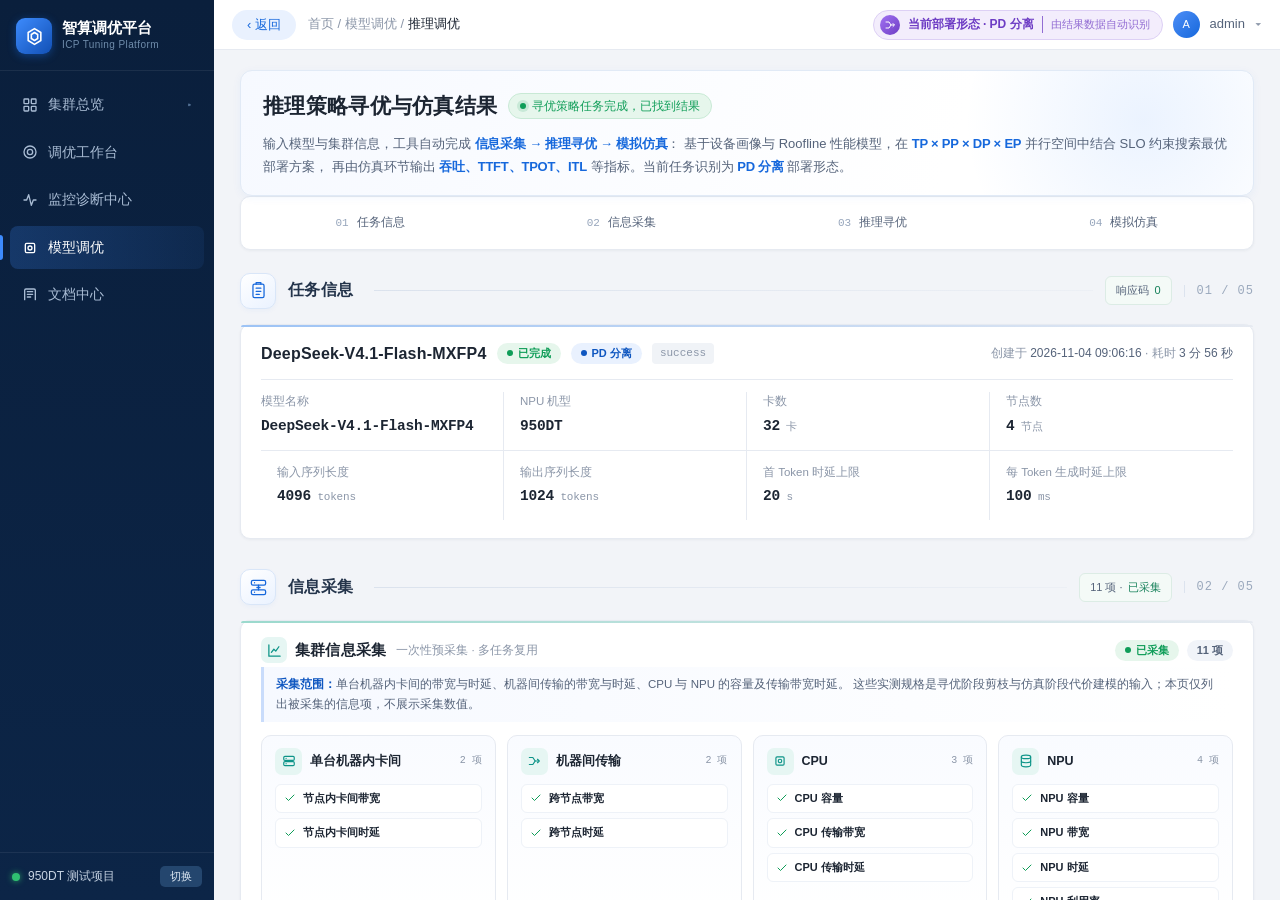
<file: ui-template/edit/推理寻优与仿真结果界面-v2旗舰版 - 正常响应 - V2.html>
<!DOCTYPE html>
<html lang="zh-CN">
<head>
<meta charset="UTF-8">
<meta name="viewport" content="width=device-width, initial-scale=1.0">
<title>智算调优平台 · 推理策略寻优与仿真结果 V2 旗舰版</title>
<style>
  :root{
    --sidebar-bg:#0a1f3c; --sidebar-hover:#14304c;
    --primary:#1668dc; --primary-dark:#0e56c0; --primary-2:#3d8bfd;
    --bg:#f2f4f8; --card:#ffffff; --border:#e6eaf1; --border-dark:#d6dce6;
    --text:#1c2532; --text-2:#55637a; --text-3:#8b96a8;
    --green:#0f9d58; --green-bg:#e6f6ec;
    --orange:#e8890c; --orange-bg:#fdf3e3;
    --red:#e1463e; --red-bg:#fdecea;
    --blue-bg:#e9f1fe; --blue-line:#cfe0ff;
    --violet:#7c3aed; --violet-bg:#f3edfc; --violet-line:#ddd0f5;
    --teal:#0d9488; --teal-bg:#e6f6f3;
    --radius:10px; --shadow:0 1px 3px rgba(28,37,50,.05);
    --shadow-hover:0 12px 28px rgba(28,37,50,.11);
    --mono:"SFMono-Regular",Consolas,"Liberation Mono",Menlo,monospace;
  }
  *{box-sizing:border-box;margin:0;padding:0;}
  html{-webkit-font-smoothing:antialiased;text-rendering:optimizeLegibility;}
  body{font-family:"PingFang SC","Microsoft YaHei","Helvetica Neue","Segoe UI",Arial,sans-serif;
    background:var(--bg);color:var(--text);font-size:14px;line-height:1.6;}
  .num,.ov-cell .v,.stat .v,.dim-card .v,.kv td.num,.hero p b,.tput-item b,.tput-kpi .v{
    font-family:var(--mono);font-variant-numeric:tabular-nums;letter-spacing:-.2px;
  }
  ::-webkit-scrollbar{width:9px;height:9px;}
  ::-webkit-scrollbar-thumb{background:#c9d2de;border-radius:5px;}
  ::-webkit-scrollbar-track{background:transparent;}

  /* ============ 平台外壳 ============ */
  .layout{display:flex;height:100vh;overflow:hidden;}
  .sidebar{width:214px;flex-shrink:0;display:flex;flex-direction:column;color:#c6d3e2;
    background:linear-gradient(180deg,#0a1f3c 0%,#0c2547 100%);}
  .logo{display:flex;align-items:center;gap:10px;padding:18px 16px 16px;border-bottom:1px solid rgba(255,255,255,.07);}
  .logo-icon{width:36px;height:36px;border-radius:9px;display:flex;align-items:center;justify-content:center;
    color:#fff;background:linear-gradient(135deg,#3d8bfd,#1250b5);box-shadow:0 2px 8px rgba(22,104,220,.45);}
  .logo-icon svg{width:19px;height:19px;}
  .logo-name{font-size:15px;font-weight:600;color:#fff;line-height:1.25;}
  .logo-sub{font-size:10px;color:#6f8cab;letter-spacing:.4px;}
  .menu{flex:1;padding:12px 10px;}
  .menu-item{display:flex;align-items:center;gap:10px;padding:11px 12px;border-radius:8px;cursor:pointer;
    font-size:13.5px;margin-bottom:4px;color:#a9bcd4;position:relative;transition:all .18s;}
  .menu-item svg{width:16px;height:16px;flex-shrink:0;}
  .menu-item:hover{background:#14304c;color:#e6eef7;}
  .menu-item.active{background:linear-gradient(90deg,rgba(61,139,253,.22),rgba(61,139,253,.08));color:#fff;font-weight:500;}
  .menu-item.active::before{content:"";position:absolute;left:-10px;top:9px;bottom:9px;width:3px;
    border-radius:0 3px 3px 0;background:#3d8bfd;}
  .menu-item .arrow{margin-left:auto;font-size:10px;color:#5f7ea3;}
  .space-bar{padding:13px 12px;border-top:1px solid rgba(255,255,255,.07);display:flex;align-items:center;gap:8px;}
  .space-dot{width:8px;height:8px;border-radius:50%;background:#2fbf71;flex-shrink:0;box-shadow:0 0 6px rgba(47,191,113,.8);}
  .space-name{font-size:12px;color:#c6d3e2;flex:1;white-space:nowrap;overflow:hidden;text-overflow:ellipsis;}
  .space-btn{background:#24466e;color:#dce7f2;border:none;border-radius:5px;font-size:11px;padding:3px 10px;cursor:pointer;}
  .main{flex:1;display:flex;flex-direction:column;min-width:0;}
  .topbar{height:50px;background:#fff;border-bottom:1px solid var(--border);display:flex;align-items:center;
    padding:0 18px;gap:12px;flex-shrink:0;}
  .btn-back{display:flex;align-items:center;gap:6px;background:var(--blue-bg);color:var(--primary);border:none;
    border-radius:17px;padding:6px 15px;font-size:13px;cursor:pointer;transition:background .18s;}
  .btn-back:hover{background:#d9e8fd;}
  .crumb{font-size:13px;color:var(--text-3);}
  .crumb b{color:var(--text);font-weight:500;}
  .topbar-right{margin-left:auto;display:flex;align-items:center;gap:10px;font-size:13px;color:var(--text-2);}
  .avatar{width:27px;height:27px;border-radius:50%;background:linear-gradient(135deg,#4d8ef7,#1668dc);color:#fff;
    display:flex;align-items:center;justify-content:center;font-size:11px;}
  .mode-badge{display:inline-flex;align-items:center;gap:8px;border-radius:20px;padding:4px 12px 4px 6px;
    font-size:12px;font-weight:600;border:1px solid var(--blue-line);background:var(--blue-bg);color:var(--primary-dark);}
  .mode-badge.disagg{border-color:var(--violet-line);background:var(--violet-bg);color:#6d3cc4;}
  .mode-badge .mb-ico{width:20px;height:20px;border-radius:50%;display:flex;align-items:center;justify-content:center;
    background:linear-gradient(135deg,#3d8bfd,#1250b5);color:#fff;}
  .mode-badge.disagg .mb-ico{background:linear-gradient(135deg,#a273f2,#6d3cc4);}
  .mode-badge .mb-ico svg{width:12px;height:12px;}
  .mode-badge .mb-hint{font-size:10.5px;font-weight:400;opacity:.72;border-left:1px solid currentColor;padding-left:8px;}
  .content{flex:1;overflow-y:auto;padding:20px 26px 40px;}
  .content-inner{max-width:1240px;margin:0 auto;}

  /* ============ 章节导航（与三方页一致：锚点跳转） ============ */
  .section-nav{display:flex;align-items:center;gap:5px;padding:6px;margin-bottom:18px;
    border:1px solid var(--border);border-radius:10px;background:#fff;box-shadow:var(--shadow);overflow-x:auto;}
  .section-nav a{flex:1;display:flex;align-items:center;justify-content:center;gap:8px;padding:10px 12px;
    border-radius:7px;color:var(--text-2);font-size:12px;text-decoration:none;white-space:nowrap;
    transition:background .15s,color .15s;}
  .section-nav a span{font:11px var(--mono);color:#97a6bc;}
  .section-nav a:hover,.section-nav a:focus-visible{background:#edf4ff;color:var(--primary);}
  .section-nav a:focus-visible{outline:2px solid #91baff;outline-offset:-2px;}

  /* ============ 章节标题（左对齐层级） ============ */
  .sec-conn{display:flex;align-items:center;gap:12px;min-height:46px;margin:25px 0 10px;scroll-margin-top:18px;}
  .sec-conn:first-of-type{margin-top:2px;}
  .sec-icon{display:flex;align-items:center;justify-content:center;width:36px;height:36px;flex-shrink:0;
    border:1px solid #d9e6f8;border-radius:10px;color:var(--primary);
    background:linear-gradient(145deg,#fff 0%,#eaf2ff 100%);box-shadow:0 2px 5px rgba(22,104,220,.04);}
  .sec-icon svg{width:19px;height:19px;}
  .sec-heading{margin:0;font-size:16px;font-weight:600;line-height:1.4;letter-spacing:.4px;color:#24344b;}
  .sec-rule{flex:1;min-width:12px;height:1px;margin-left:8px;
    background:linear-gradient(90deg,#dbe2ed,rgba(219,226,237,.25));}
  .sec-extra{display:inline-flex;align-items:center;gap:5px;padding:5px 10px;border:1px solid #dcece5;
    border-radius:6px;background:#f4faf7;font-size:11px;color:var(--text-2);white-space:nowrap;}
  .sec-extra b{color:#16815a;font-weight:500;}
  .sec-index{padding-left:12px;border-left:1px solid #dce3ee;color:#9aa8bc;
    font:500 12px/1 var(--mono);letter-spacing:1px;}

  /* ============ 首部（浅色，与三方页同色系） ============ */
  .hero{position:relative;overflow:hidden;border:1px solid #e1eaf6;border-radius:12px;
    padding:18px 22px 17px;background:linear-gradient(110deg,#f6f9ff 0%,#fff 70%);
    box-shadow:0 2px 10px rgba(22,104,220,.05);}
  .hero::before{content:"";position:absolute;right:-70px;top:-130px;width:360px;height:360px;border-radius:50%;
    background:radial-gradient(circle,rgba(61,139,253,.10),rgba(61,139,253,0) 70%);pointer-events:none;}
  .hero>*{position:relative;z-index:1;}
  .hero-top{display:flex;align-items:center;gap:11px;flex-wrap:wrap;}
  .hero h1{font-size:21px;font-weight:700;letter-spacing:.3px;color:#1c2532;}
  .hero-tag{display:inline-flex;align-items:center;gap:6px;font-size:11.5px;border-radius:20px;padding:3px 11px;
    background:var(--green-bg);border:1px solid #c8e9d5;color:var(--green);}
  .hero-tag .dot{width:6px;height:6px;border-radius:50%;background:var(--green);box-shadow:0 0 0 3px rgba(15,157,88,.14);}
  .hero p{font-size:13px;line-height:1.8;color:var(--text-2);margin-top:9px;max-width:980px;}
  .hero p b{color:var(--primary);font-weight:600;font-family:inherit;}

  /* ============ 通用卡片 ============ */
  .card{position:relative;background:var(--card);border:1px solid var(--border);border-radius:var(--radius);
    padding:16px 20px 18px;box-shadow:var(--shadow);margin-bottom:12px;
    transition:transform .2s,box-shadow .2s,border-color .2s;}
  .card::before{content:"";position:absolute;left:0;right:0;top:0;height:2px;border-radius:var(--radius) var(--radius) 0 0;
    background:linear-gradient(90deg,#9dc3f5,#e6eaf1);}
  .card.tone-violet::before{background:linear-gradient(90deg,#c9b0f2,#e6eaf1);}
  .card.tone-teal::before{background:linear-gradient(90deg,#9bd9cd,#e6eaf1);}
  .card:hover{transform:translateY(-2px);box-shadow:var(--shadow-hover);border-color:#d6e0ee;}
  .card-head{display:flex;align-items:center;gap:10px;flex-wrap:wrap;margin-bottom:4px;}
  .card-title{font-size:14.5px;font-weight:700;letter-spacing:.2px;display:flex;align-items:center;gap:8px;}
  .card-title .ico{width:26px;height:26px;border-radius:7px;display:inline-flex;align-items:center;justify-content:center;
    background:var(--blue-bg);color:var(--primary);}
  .card-title .ico svg{width:15px;height:15px;}
  .card-title.violet .ico{background:var(--violet-bg);color:var(--violet);}
  .card-title.teal .ico{background:var(--teal-bg);color:var(--teal);}
  .card-title.amber .ico{background:var(--orange-bg);color:var(--orange);}
  .card-sub{font-size:11.5px;color:var(--text-3);}
  .card-right{margin-left:auto;display:flex;align-items:center;gap:8px;flex-wrap:wrap;}
  .note{font-size:11.5px;color:var(--text-2);line-height:1.75;margin:2px 0 13px;
    background:linear-gradient(90deg,#f6f9ff,rgba(246,249,255,0));border-left:3px solid #c9dcfb;
    padding:7px 12px;border-radius:0 6px 6px 0;}
  .note b{color:var(--primary-dark);font-weight:600;}
  .tag{display:inline-flex;align-items:center;gap:5px;font-size:11px;border-radius:20px;padding:2px 10px;font-weight:600;flex-shrink:0;}
  .tag::before{content:"";width:6px;height:6px;border-radius:50%;background:currentColor;}
  .tag.ok{background:var(--green-bg);color:var(--green);}
  .tag.info{background:var(--blue-bg);color:var(--primary-dark);}
  .tag.violet{background:var(--violet-bg);color:#6d3cc4;}
  .tag.rose{background:var(--red-bg);color:var(--red);}
  .tag.ghost{background:#f1f4f9;color:var(--text-2);}
  .tag.ghost::before{display:none;}

  /* ============ 任务信息：两行罗列，无标题无旁白 ============ */
  .ov-top{display:flex;align-items:center;gap:10px;flex-wrap:wrap;}
  .ov-model{font-size:16px;font-weight:600;letter-spacing:.2px;}
  .ov-id{font-family:var(--mono);font-size:11px;color:var(--text-3);background:#f0f3f7;border-radius:4px;padding:2px 8px;}
  .ov-cost{margin-left:auto;font-size:12px;color:var(--text-3);}
  .ov-cost b{color:var(--text-2);font-weight:500;}
  .ov-specs{display:grid;grid-template-columns:repeat(4,1fr);margin-top:13px;padding-top:12px;
    border-top:1px solid var(--border);}
  .ov-cell{padding:0 16px 12px;border-right:1px solid var(--border);min-width:0;}
  .ov-cell:nth-child(4n){border-right:none;}
  .ov-cell:nth-child(n+5){padding-top:12px;border-top:1px solid var(--border);}
  .ov-cell:nth-child(1){padding-left:0;}
  .ov-cell .k{font-size:11.5px;color:var(--text-3);margin-bottom:4px;}
  .ov-cell .v{font-size:14.5px;font-weight:600;color:var(--text);white-space:nowrap;overflow:hidden;text-overflow:ellipsis;}
  .ov-cell .v small{font-size:11px;font-weight:400;color:var(--text-3);font-family:inherit;}

  .group-head{display:flex;align-items:center;gap:9px;margin:18px 0 10px;}
  .card>.group-head:first-child{margin-top:8px;}
  .group-head .dot{width:7px;height:7px;border-radius:2px;background:var(--primary);flex-shrink:0;}
  .group-head .t{font-size:12.5px;font-weight:700;white-space:nowrap;}
  .group-head .rule{flex:1;height:1px;background:#eef1f6;}
  .group-head.violet .dot{background:var(--violet);}
  .group-head.teal .dot{background:var(--teal);}
  .stat-grid{display:grid;grid-template-columns:repeat(auto-fit,minmax(168px,1fr));gap:10px;}
  .stat{position:relative;background:#fbfcfe;border:1px solid var(--border);border-radius:10px;padding:11px 13px 10px;
    transition:transform .2s,box-shadow .2s,border-color .2s;cursor:help;}
  .stat::before{content:"";position:absolute;left:0;top:11px;bottom:11px;width:2px;border-radius:0 2px 2px 0;
    background:var(--primary);opacity:.5;}
  .stat:hover{transform:translateY(-2px);box-shadow:0 8px 18px rgba(28,37,50,.10);border-color:#c9d9f2;z-index:2;}
  .stat.violet::before{background:var(--violet);}
  .stat.teal::before{background:var(--teal);}
  .stat .cn{font-size:11.5px;font-weight:600;color:var(--text-2);display:flex;align-items:center;gap:5px;}
  .stat .cn .u{font-size:10px;color:var(--text-3);font-weight:400;}
  .stat .v{font-size:21px;font-weight:700;line-height:1.35;word-break:break-all;color:var(--text);}
  .stat .v span.txt{font-size:13px;letter-spacing:0;}
  .stat .d{font-size:10px;color:var(--text-3);line-height:1.5;margin-top:5px;
    border-top:1px dashed var(--border);padding-top:5px;}
  .bool{font-family:var(--mono);font-size:12px;font-weight:700;border-radius:5px;padding:2px 9px;}
  .bool.yes{color:var(--green);background:var(--green-bg);border:1px solid #bfe6d2;}
  .bool.no{color:var(--red);background:var(--red-bg);border:1px solid #f6cfcb;}
  .null-pill{font-family:var(--mono);font-size:10.5px;color:var(--text-3);background:#f1f4f8;
    border:1px solid #e6ebf2;border-radius:5px;padding:2px 8px;}

  /* ============ 采集信息 ============ */
  .hw-grid{display:grid;grid-template-columns:repeat(4,1fr);gap:11px;}
  .hw-group{background:linear-gradient(180deg,#f9fbff,#fff);border:1px solid var(--border);border-radius:10px;
    padding:12px 13px;transition:transform .2s,box-shadow .2s;}
  .hw-group:hover{transform:translateY(-2px);box-shadow:0 8px 18px rgba(28,37,50,.09);}
  .hw-head{display:flex;align-items:center;gap:8px;margin-bottom:9px;}
  .hw-ico{width:27px;height:27px;border-radius:7px;background:var(--teal-bg);color:var(--teal);
    display:flex;align-items:center;justify-content:center;flex-shrink:0;}
  .hw-ico svg{width:14px;height:14px;}
  .hw-name{font-size:12.5px;font-weight:700;}
  .hw-cnt{font-size:10px;color:var(--text-3);margin-left:auto;font-family:var(--mono);}
  .hw-items{display:flex;flex-direction:column;gap:5px;}
  .hw-item{display:flex;align-items:center;gap:7px;background:#fff;border:1px solid #eef2f8;
    border-radius:6px;padding:5px 8px;min-width:0;}
  .hw-item .tick{color:var(--green);flex-shrink:0;}
  .hw-item .tick svg{width:12px;height:12px;display:block;}
  .hw-item .cn{font-size:11px;font-weight:600;white-space:nowrap;overflow:hidden;text-overflow:ellipsis;}

  /* ============ 部署策略：浅色底 + 彩色边框 ============ */
  .strat-hero{position:relative;border:1.5px solid #b9d3f7;border-radius:12px;padding:16px 18px 18px;
    background:linear-gradient(160deg,#f8fbff,#fff 70%);box-shadow:0 2px 10px rgba(22,104,220,.05);}
  .strat-hero.disagg{border-color:#d5c2f3;background:linear-gradient(160deg,#fbf8ff,#fff 70%);}
  .strat-hero>*{position:relative;z-index:1;}
  .sh-head{display:flex;align-items:center;gap:10px;flex-wrap:wrap;margin-bottom:13px;}
  .sh-title{font-size:14px;font-weight:700;color:#24518d;display:flex;align-items:center;gap:8px;}
  .sh-title svg{width:16px;height:16px;}
  .sh-tag{font-size:10.5px;border-radius:20px;padding:2px 10px;background:var(--blue-bg);
    border:1px solid var(--blue-line);color:var(--primary-dark);}
  .strat-hero.disagg .sh-tag{background:var(--violet-bg);border-color:var(--violet-line);color:#6d3cc4;}
  .sh-formula{margin-left:auto;font-family:var(--mono);font-size:11.5px;color:var(--text-2);}
  .dim-grid{display:grid;grid-template-columns:repeat(4,1fr);gap:11px;}
  .dim-card{position:relative;border:1.5px solid #cfe0ff;border-radius:10px;background:#fff;
    padding:14px 12px 13px;text-align:center;overflow:hidden;color:var(--text);
    transition:transform .22s,box-shadow .22s,border-color .22s;cursor:help;}
  .dim-card::after{content:"";position:absolute;right:-34px;top:-34px;width:96px;height:96px;border-radius:50%;
    background:rgba(22,104,220,.05);}
  .dim-card:hover{transform:translateY(-4px);border-color:var(--primary);box-shadow:0 10px 20px rgba(22,104,220,.13);}
  .dim-card .abbr{font-family:var(--mono);font-size:10.5px;font-weight:700;letter-spacing:1.2px;color:var(--primary);}
  .dim-card .v{font-size:34px;font-weight:800;line-height:1.15;color:var(--primary-dark);}
  .dim-card .cn{font-size:11.5px;font-weight:600;color:var(--text-2);}
  .dim-card .d{font-size:9.5px;line-height:1.5;color:var(--text-3);margin-top:5px;
    border-top:1px solid #eef1f6;padding-top:5px;}
  .sh-foot{display:flex;align-items:center;gap:10px;flex-wrap:wrap;margin-top:13px;font-size:10.5px;color:var(--text-2);}
  .sh-foot .chip{background:#f6f9ff;border:1px solid #e3ebf7;border-radius:20px;padding:2px 10px;}

  /* 卡组分配：保持原样式，仅按形态让边框颜色对应 */
  .topo{margin-top:14px;background:linear-gradient(180deg,#f8faff,#fff);border:1px dashed #cbd9f0;
    border-radius:10px;padding:13px 15px;}
  .card.tone-violet .topo{border-color:#d5c2f3;background:linear-gradient(180deg,#fbf9ff,#fff);}
  .topo-head{display:flex;align-items:center;gap:8px;font-size:11.5px;font-weight:700;color:var(--text-2);margin-bottom:10px;}
  .topo-head .legend{margin-left:auto;display:flex;gap:12px;font-size:10px;font-weight:400;color:var(--text-3);}
  .topo-head .legend i{display:inline-block;width:9px;height:9px;border-radius:2px;margin-right:4px;vertical-align:-1px;}
  .topo-row{display:flex;gap:8px;flex-wrap:wrap;}
  .node-box{background:#fff;border:1px solid #dde7f6;border-radius:8px;padding:7px 9px;transition:box-shadow .2s,transform .2s;}
  .node-box:hover{box-shadow:0 6px 14px rgba(28,37,50,.10);transform:translateY(-2px);}
  .node-label{font-family:var(--mono);font-size:9px;color:var(--text-3);margin-bottom:5px;}
  .node-cells{display:flex;gap:3px;flex-wrap:wrap;}
  .cell{width:13px;height:13px;border-radius:3px;background:linear-gradient(135deg,#4d8ef7,#1668dc);
    box-shadow:inset 0 0 0 1px rgba(255,255,255,.35);}
  .cell.p{background:linear-gradient(135deg,#5ed2c0,#0d9488);}
  .cell.d{background:linear-gradient(135deg,#b18af5,#7c3aed);}

  /* PD 分离子栏 */
  .sub-grid{display:grid;grid-template-columns:1fr 1fr;gap:12px;}
  .sub{border:1px solid var(--border);border-radius:11px;padding:13px 14px 15px;
    background:linear-gradient(180deg,#fbfcff,#fff 60%);transition:transform .2s,box-shadow .2s;}
  .sub:hover{transform:translateY(-2px);box-shadow:0 8px 20px rgba(28,37,50,.09);}
  .sub-head{display:flex;align-items:center;gap:8px;margin-bottom:10px;flex-wrap:wrap;}
  .badge{font-size:11px;font-weight:700;border-radius:6px;padding:2px 9px;}
  .badge.p{color:var(--primary-dark);background:var(--blue-bg);border:1px solid var(--blue-line);}
  .badge.d{color:#6d3cc4;background:var(--violet-bg);border:1px solid var(--violet-line);}
  .sub .dim-grid{grid-template-columns:repeat(4,1fr);gap:7px;}
  .sub .dim-card{padding:9px 5px 8px;border-color:#cfe0ff;background:#fff;}
  .sub.d-side .dim-card{border-color:#ded0f6;}
  .sub.d-side .dim-card .v,.sub.d-side .dim-card .abbr{color:#7c3aed;}
  .sub .dim-card::after{display:none;}
  .sub .dim-card .v{font-size:23px;}
  .sub .dim-card .d{display:none;}
  .sub .stat-grid{grid-template-columns:repeat(auto-fit,minmax(112px,1fr));gap:7px;}
  .sub .stat{padding:9px 9px 8px;}
  .sub .stat .v{font-size:17px;}
  .sub .stat .v span.txt{font-size:11px;}
  .sub .stat .d{display:none;}

  /* ============ 表格 ============ */
  .table-wrap{border:1px solid var(--border);border-radius:10px;overflow:hidden;background:#fff;}
  table.kv{width:100%;border-collapse:separate;border-spacing:0;font-size:12px;}
  table.kv th,table.kv td{padding:9px 13px;text-align:left;vertical-align:middle;border-bottom:1px solid #eef1f6;}
  table.kv tr:last-child th,table.kv tr:last-child td{border-bottom:0;}
  table.kv thead th{background:#f6f8fc;color:var(--text-2);font-weight:700;font-size:11px;
    border-bottom:1px solid var(--border);white-space:nowrap;}
  table.kv thead th:not(:first-child){text-align:right;}
  table.kv tbody tr:nth-child(even){background:#fafbfe;}
  table.kv tbody tr:hover{background:#f1f6ff;}
  table.kv td.k{color:var(--text-2);font-weight:600;background:rgba(246,248,252,.6);}
  table.kv td.num{text-align:right;font-weight:600;}
  table.kv td.desc{font-size:10.5px;color:var(--text-3);line-height:1.5;}

  /* ============ 图表 ============ */
  .chart-grid{display:grid;grid-template-columns:1fr 1fr;gap:12px;}
  .chart-card{border:1px solid var(--border);border-radius:11px;background:#fff;padding:14px 16px 12px;
    transition:box-shadow .2s,transform .2s;}
  .chart-card:hover{box-shadow:0 10px 24px rgba(28,37,50,.09);transform:translateY(-2px);}
  .chart-head{display:flex;align-items:center;gap:8px;margin-bottom:2px;}
  .chart-title{font-size:12.5px;font-weight:700;}
  .chart-sub{font-size:10.5px;color:var(--text-3);margin-bottom:8px;line-height:1.6;}
  .chart-card svg{width:100%;height:auto;display:block;}
  .legend-row{display:flex;gap:14px;flex-wrap:wrap;font-size:10.5px;color:var(--text-2);margin-top:6px;}
  .legend-row span{display:flex;align-items:center;gap:5px;}
  .lg-dot{width:9px;height:9px;border-radius:2px;display:inline-block;}
  .tput-bar{display:flex;height:24px;border-radius:7px;overflow:hidden;box-shadow:inset 0 0 0 1px rgba(0,0,0,.04);}
  .tput-bar .seg1{background:linear-gradient(90deg,#1668dc,#4d8ef7);}
  .tput-bar .seg2{background:linear-gradient(90deg,#0d9488,#5ed2c0);}
  .tput-bar-legend{display:flex;justify-content:space-between;gap:10px;margin-top:8px;flex-wrap:wrap;}
  .tput-item{display:flex;align-items:center;gap:6px;font-size:10.5px;color:var(--text-2);}
  .tput-item b{font-size:13px;color:var(--text);}
  .tput-kpis{display:grid;grid-template-columns:repeat(3,1fr);gap:8px;margin-top:12px;
    padding-top:11px;border-top:1px dashed var(--border);}
  .tput-kpi{background:#f8faff;border:1px solid #eef2f8;border-radius:8px;padding:8px 10px;
    transition:background .2s,transform .2s;}
  .tput-kpi:hover{background:#eef4ff;transform:translateY(-2px);}
  .tput-kpi .k{font-size:10px;color:var(--text-3);}
  .tput-kpi .v{font-size:15px;font-weight:700;color:var(--primary-dark);line-height:1.4;}
  .tput-kpi .v small{font-size:10px;font-weight:400;color:var(--text-3);font-family:inherit;}

  /* ============ 技术原理（与三方页同款 engine-card） ============ */
  .engine-card{border:1px solid var(--border);border-radius:12px;background:#fff;overflow:hidden;box-shadow:var(--shadow);}
  .engine-head{display:flex;align-items:center;justify-content:space-between;gap:16px;padding:15px 20px;
    border-bottom:1px solid #edf1f6;background:linear-gradient(105deg,#f8faff,#fff 65%);}
  .engine-title{font-size:16px;font-weight:700;color:#24518d;letter-spacing:.1px;}
  .engine-title span{margin-left:9px;font-size:12px;font-weight:500;color:#7b8ba1;}
  .engine-tag{font-size:10px;color:#8796ab;padding:4px 9px;border:1px solid #e6ecf4;
    border-radius:6px;background:#fff;white-space:nowrap;}
  .principle-canvas{overflow-x:auto;padding:16px 20px 2px;background:linear-gradient(180deg,#fff,#fdfefe);}
  .principle-canvas svg{display:block;width:100%;min-width:960px;max-width:1180px;margin:0 auto;height:auto;
    font-family:"Microsoft YaHei","PingFang SC",sans-serif;}
  .principle-caption{display:flex;align-items:center;gap:16px;padding:10px 20px 13px;
    font-size:10px;color:#8796aa;}
  .principle-key{display:inline-flex;align-items:center;gap:5px;}
  .principle-key i{width:6px;height:6px;border-radius:2px;background:#8eadd6;}
  .principle-key.evaluation i{background:#c9d5e2;}
  .principle-caption-note{margin-left:auto;color:#9aa6b6;}

  /* ============ 页脚 ============ */
  .btn{display:inline-flex;align-items:center;gap:6px;border:1px solid var(--border);background:#fff;color:var(--text-2);
    border-radius:7px;padding:5px 11px;font-size:11.5px;font-weight:600;cursor:pointer;transition:all .18s;}
  .btn svg{width:13px;height:13px;}
  .btn:hover{border-color:#c9d9f2;color:var(--primary-dark);background:#f6f9ff;box-shadow:0 3px 10px rgba(28,37,50,.07);}
  .btn.primary{background:var(--primary);border-color:var(--primary);color:#fff;}
  .btn.primary:hover{background:var(--primary-dark);color:#fff;}
  .footer{margin-top:18px;padding:14px 17px;border:1px dashed #d7e0ee;border-radius:11px;background:rgba(255,255,255,.65);
    display:flex;align-items:center;gap:12px;flex-wrap:wrap;font-size:11px;color:var(--text-3);}
  .footer .demo{display:flex;align-items:center;gap:6px;}
  .footer .demo .lb{font-weight:600;color:var(--text-2);}
  .demo-btn{border:1px solid var(--border);background:#fff;border-radius:16px;padding:3px 12px;font-size:11px;
    color:var(--text-2);cursor:pointer;transition:all .18s;}
  .demo-btn:hover{border-color:#c9d9f2;color:var(--primary-dark);}
  .demo-btn.active{background:var(--primary);border-color:var(--primary);color:#fff;font-weight:600;}
  .footer .spacer{flex:1;}
  .footer code{font-family:var(--mono);font-size:10.5px;background:#eef2f8;border-radius:4px;padding:1px 5px;color:var(--text-2);}
  .empty{padding:26px;text-align:center;color:var(--text-3);font-size:12.5px;}
  .empty b{display:block;color:var(--red);font-size:14px;margin-bottom:6px;}

  @media(max-width:1080px){
    .hw-grid{grid-template-columns:repeat(2,1fr);}
    .chart-grid{grid-template-columns:1fr;}
  }
  @media(max-width:860px){
    .sidebar{display:none;}
    .content{padding:16px 14px 32px;}
    .sub-grid{grid-template-columns:1fr;}
    .dim-grid{grid-template-columns:repeat(2,1fr);}
    .ov-specs{grid-template-columns:repeat(2,1fr);}
    .ov-cell:nth-child(4n){border-right:1px solid var(--border);}
    .ov-cell:nth-child(2n){border-right:none;}
    .ov-cell:nth-child(n+3){padding-top:12px;border-top:1px solid var(--border);}
    .sec-extra,.sec-index{display:none;}
    .crumb{display:none;}
  }
  @media(max-width:520px){
    .hw-grid{grid-template-columns:1fr;}
    .hero h1{font-size:18px;}
    .tput-kpis{grid-template-columns:1fr;}
    .card{padding:15px 14px 17px;}
  }
  @media(prefers-reduced-motion:reduce){*{transition:none!important;animation:none!important;}}
  @media print{
    .sidebar,.topbar,.footer,.section-nav{display:none!important;}
    .layout{display:block;height:auto;overflow:visible;}
    .content{overflow:visible;padding:0;}
    .card,.chart-card,.strat-hero,.engine-card{box-shadow:none;break-inside:avoid;}
  }
</style>
</head>
<body>
<div class="layout">
  <aside class="sidebar">
    <div class="logo">
      <div class="logo-icon" id="logoIcon"></div>
      <div><div class="logo-name">智算调优平台</div><div class="logo-sub">ICP Tuning Platform</div></div>
    </div>
    <nav class="menu" id="sideMenu"></nav>
    <div class="space-bar">
      <span class="space-dot"></span><span class="space-name">950DT 测试项目</span>
      <button class="space-btn" type="button">切换</button>
    </div>
  </aside>

  <div class="main">
    <header class="topbar">
      <button class="btn-back" type="button" onclick="history.length>1?history.back():void 0">‹ 返回</button>
      <span class="crumb">首页 / 模型调优 / <b>推理调优</b></span>
      <div class="topbar-right">
        <span id="modeBadge"></span>
        <span class="avatar">A</span><span>admin</span><span style="color:var(--text-3)">▾</span>
      </div>
    </header>

    <main class="content">
      <div class="content-inner">
        <div id="hero"></div>
        <div class="detail" id="detailArea"></div>
        <div id="footer"></div>
      </div>
    </main>
  </div>
</div>

<script>
/* =====================================================================
   推理策略寻优与仿真结果 · V2 旗舰版
   数据接入：页面优先读取 window.INFER_OPT_RESULT / window.INFER_SIM_RESULT，
   也可调用 window.renderInferReport(optResp, simResp) 重新渲染。
   一次任务只返回一份寻优响应，部署形态由 result.agg / result.disagg
   中实际存在 candidates 的一侧自动识别。
   预览：内置 PD 混部 / PD 分离两份示例响应，默认优先展示 PD 分离。
   ===================================================================== */

/* ==================== 1. 示例响应 ==================== */
const REQUEST_BASE = {
  "model": "DeepSeek-V4.1-Flash-MXFP4",
  "device": "950DT",
  "num_devices": "32",
  "num_nodes": "4",
  "input_length": "4096",
  "output_length": "1024",
  "ttft_limit": "20",
  "tpot_limit": "100",
  "serving_modes": "2",
  "quantize-linear-action": "MXFP4",
  "quantize-non-expert-linear-action": "FP8",
  "mxfp4-group-size": "32",
  "quantize-attention-action": "DISABLED"
};
const TIMES = {
  "created_at": "2026-11-04T09:06:16+08:00",
  "started_at": "2026-11-04T09:06:16+08:00",
  "finished_at": "2026-11-04T09:10:12+08:00"
};
const DEMO_OPT_AGG = {
  "code": 0, "status": "success", "message": "寻优任务完成",
  "common": { "infer_strategy_npu": {
    "code": 0, "status": "success", "message": "寻优策略任务完成，已找到结果",
    "data": {
      ...TIMES,
      "request": { ...REQUEST_BASE },
      "result": {
        "agg": { "candidates": [{
          "throughput_tokens_per_s": 4179.66,
          "throughput_tokens_per_s_per_device": 130.62,
          "throughput_req_per_s": 4.09,
          "ttft_ms": 1778.74,
          "tpot_ms": 44.22,
          "meets_slo": true,
          "concurrency": 192,
          "batch_size": 6,
          "num_devices": 32,
          "parallel": { "tp": 1, "pp": 1, "dp": 32, "ep": 32 }
        }] },
        "disagg": {}
      }
    }
  }}
};
const DEMO_OPT_DISAGG = {
  "code": 0, "status": "success", "message": "寻优任务完成",
  "common": { "infer_strategy_npu": {
    "code": 0, "status": "success", "message": "寻优策略任务完成，已找到结果",
    "data": {
      ...TIMES,
      "request": { ...REQUEST_BASE },
      "result": {
        "agg": {},
        "disagg": { "candidates": [{
          "prefill": {
            "instances": 1, "devices_per_instance": 8, "devices_total": 8,
            "parallel": { "tp": 8, "pp": 1, "dp": 1, "ep": 8 },
            "batch_size": 193, "concurrency": 193, "ttft_ms": 600.79, "tpot_ms": null,
            "tokens_per_s_per_instance": 27203.85, "tokens_per_s_per_device": 3400.48,
            "tokens_per_s_cluster": 27203.86
          },
          "decode": {
            "instances": 3, "devices_per_instance": 8, "devices_total": 24,
            "parallel": { "tp": 2, "pp": 1, "dp": 4, "ep": 8 },
            "batch_size": 6, "concurrency": 24, "ttft_ms": null, "tpot_ms": 67.10,
            "tokens_per_s_per_instance": 357.67, "tokens_per_s_per_device": 44.71,
            "tokens_per_s_cluster": 1073.01
          }
        }] }
      }
    }
  }}
};
const DEMO_SIM = {
  "code": 0, "status": "success", "message": "推理仿真任务执行成功",
  "common": { "infer_simulate": {
    "code": 0, "status": "success", "message": "推理仿真任务执行成功",
    "data": {
      "throughput": {
        "requests": 1, "latency": 203.45, "input_tokens": 16384, "generated_tokens": 2048,
        "prompt_throughput": 80.53, "generation_throughput": 10.07, "total_throughput": 90.60
      },
      "ttft": { "mean": 264.34, "median": 264.34, "p99": 264.34 },
      "tpot": { "mean": 99.26, "median": 99.26, "p99": 99.26 },
      "itl":  { "mean": 99.26, "median": 99.26, "p99": 101.53 }
    }
  }}
};
const DEMO_OPT = { agg: DEMO_OPT_AGG, disagg: DEMO_OPT_DISAGG };

/* ==================== 2. 字段字典（中文名 / 单位 / 说明） ==================== */
const FIELD = {
  "model":["模型名称","","本次寻优针对的大语言模型"],
  "device":["NPU 机型","","承载推理的加速卡型号"],
  "num_devices":["卡数","卡","本次部署占用的 NPU 卡总数"],
  "num_nodes":["节点数","节点","集群中参与部署的服务器节点数"],
  "input_length":["输入序列长度","tokens","请求 Prompt 的 Token 长度，决定 Prefill 阶段计算量"],
  "output_length":["输出序列长度","tokens","单次请求生成的 Token 数，决定 Decode 阶段步数"],
  "ttft_limit":["首 Token 时延上限","s","SLO 约束：从请求到达到首 Token 返回允许的最大时延（秒）"],
  "tpot_limit":["每 Token 生成时延上限","ms","SLO 约束：Decode 阶段逐 Token 输出的最大平均间隔（毫秒）"],
  "serving_modes":["服务化部署形态码","","接口下发的形态枚举值，页面形态以结果候选集识别为准"],
  "quantize-linear-action":["专家层线性量化","","MoE 专家层线性算子的量化精度"],
  "quantize-non-expert-linear-action":["非专家层线性量化","","稠密线性算子的量化精度"],
  "mxfp4-group-size":["MXFP4 分组大小","","MXFP4 量化共享缩放因子的元素分组规模"],
  "quantize-attention-action":["注意力量化","","注意力算子量化开关"],
  "created_at":["任务创建时间","","寻优任务写入调度队列的时间"],
  "started_at":["任务开始时间","","寻优任务实际开始执行的时间"],
  "finished_at":["任务完成时间","","寻优任务产出候选策略的时间"],
  "parallel.tp":["张量并行度 TP","","张量并行：把单层矩阵计算切到多张卡协同完成"],
  "parallel.pp":["流水并行度 PP","","流水并行：按模型层切分为多段，各段流水执行"],
  "parallel.dp":["数据并行度 DP","","数据并行：复制多份模型副本，各处理一部分请求"],
  "parallel.ep":["专家并行度 EP","","专家并行：把 MoE 专家分散到多张卡"],
  "instances":["实例数","个","该阶段部署的推理实例数量"],
  "devices_per_instance":["单实例卡数","卡","每个推理实例占用的 NPU 卡数"],
  "devices_total":["阶段总卡数","卡","该阶段所有实例合计占用的 NPU 卡数"],
  "batch_size":["批大小","","单次前向后向聚合的请求批规模"],
  "concurrency":["并发数","","同时处于服务中的最大请求并发量"],
  "meets_slo":["是否满足 SLO","","候选策略是否同时满足 TTFT / TPOT 时延约束"],
  "throughput_tokens_per_s":["集群总吞吐","tokens/s","整个部署单位时间内生成的 Token 数"],
  "throughput_tokens_per_s_per_device":["单卡吞吐","tokens/s/卡","折算到单张 NPU 卡的平均生成吞吐"],
  "throughput_req_per_s":["请求吞吐","req/s","单位时间内可完成的请求数"],
  "ttft_ms":["首 Token 时延","ms","Time To First Token，Prefill 完成并返回首个 Token 的耗时"],
  "tpot_ms":["每 Token 生成时延","ms","Time Per Output Token，Decode 阶段相邻 Token 的平均间隔"],
  "tokens_per_s_per_instance":["单实例吞吐","tokens/s","单个推理实例的 Token 生成吞吐"],
  "tokens_per_s_per_device":["单卡吞吐","tokens/s/卡","折算到单张 NPU 卡的 Token 生成吞吐"],
  "tokens_per_s_cluster":["集群吞吐","tokens/s","该阶段全部实例合计的 Token 生成吞吐"],
  "requests":["请求数","个","本轮仿真发出的请求总数"],
  "latency":["端到端时延","ms","单个请求从发起到全部 Token 生成结束的耗时"],
  "input_tokens":["输入 Token 数","tokens","仿真请求累计输入的 Token 总量"],
  "generated_tokens":["生成 Token 数","tokens","仿真累计生成的 Token 总量"],
  "prompt_throughput":["Prefill 吞吐","tokens/s","Prompt 处理阶段的输入 Token 吞吐"],
  "generation_throughput":["Decode 吞吐","tokens/s","Decode 阶段的输出 Token 吞吐"],
  "total_throughput":["总吞吐","tokens/s","输入与输出 Token 合计吞吐"],
  "ttft":["首 Token 时延","ms","仿真统计的 TTFT 分位指标"],
  "tpot":["每 Token 生成时延","ms","仿真统计的 TPOT 分位指标"],
  "itl":["Token 间时延","ms","Inter-Token Latency，相邻两个输出 Token 的间隔"],
  "mean":["平均值","ms","该时延指标在多轮采样中的算术平均"],
  "median":["中位数","ms","该时延指标在多轮采样中的 50 分位值"],
  "p99":["P99","ms","该时延指标的 99 分位值，反映长尾表现"]
};
const fieldOf = k => {
  if (FIELD[k]) return FIELD[k];
  const last = String(k).split(".").pop();
  if (/^(tp|pp|dp|ep)$/.test(last) && FIELD["parallel." + last]) return FIELD["parallel." + last];
  return FIELD[last] || ["", "", ""];
};

/* ==================== 3. 采集信息 ==================== */
const COLLECT = [
  ["单台机器内卡间", ["节点内卡间带宽","节点内卡间时延"]],
  ["机器间传输", ["跨节点带宽","跨节点时延"]],
  ["CPU", ["CPU 容量","CPU 传输带宽","CPU 传输时延"]],
  ["NPU", ["NPU 容量","NPU 带宽","NPU 时延","NPU 利用率"]]
];

/* ==================== 4. SVG 图标 ==================== */
const ICON = {
  logo:'<path d="M12 2l8 5v10l-8 5-8-5V7z"/><path d="M12 7l4 2.5v5L12 17l-4-2.5v-5z"/>',
  grid:'<rect x="3" y="3" width="7" height="7" rx="1"/><rect x="14" y="3" width="7" height="7" rx="1"/><rect x="3" y="14" width="7" height="7" rx="1"/><rect x="14" y="14" width="7" height="7" rx="1"/>',
  target:'<circle cx="12" cy="12" r="9"/><circle cx="12" cy="12" r="4"/>',
  pulse:'<path d="M3 12h4l3-8 4 16 3-8h4"/>',
  chip:'<rect x="5" y="5" width="14" height="14" rx="2"/><circle cx="12" cy="12" r="3"/>',
  doc:'<path d="M4 19V5a2 2 0 0 1 2-2h12a2 2 0 0 1 2 2v14"/><path d="M8 7h8M8 11h8M8 15h5"/>',
  layers:'<path d="M12 3l9 5-9 5-9-5z"/><path d="M3 12l9 5 9-5"/><path d="M3 16l9 5 9-5"/>',
  check:'<path d="M20 6L9 17l-5-5"/>',
  print:'<path d="M6 9V3h12v6"/><rect x="6" y="14" width="12" height="8"/><path d="M6 18H4a2 2 0 0 1-2-2v-5a2 2 0 0 1 2-2h16a2 2 0 0 1 2 2v5a2 2 0 0 1-2 2h-2"/>',
  server:'<rect x="3" y="4" width="18" height="7" rx="2"/><rect x="3" y="13" width="18" height="7" rx="2"/><path d="M7 7.5h.01M7 16.5h.01"/>',
  database:'<ellipse cx="12" cy="5" rx="8" ry="3"/><path d="M4 5v14c0 1.7 3.6 3 8 3s8-1.3 8-3V5"/><path d="M4 12c0 1.7 3.6 3 8 3s8-1.3 8-3"/>',
  activity:'<path d="M3 3v18h18"/><path d="M7 15l4-5 3 3 5-7"/>',
  info:'<circle cx="12" cy="12" r="9"/><path d="M12 11v5M12 8h.01"/>',
  split:'<path d="M4 6h6l4 6h6"/><path d="M4 18h6l4-6"/><path d="M18 9l3 3-3 3"/>',
  waves:'<path d="M3 8c3-3 6 3 9 0s6 3 9 0M3 16c3-3 6 3 9 0s6 3 9 0"/>'
};
const icon = (name,size) => `<svg viewBox="0 0 24 24" fill="none" stroke="currentColor" stroke-width="2" stroke-linecap="round" stroke-linejoin="round"${size?` width="${size}" height="${size}"`:""}>${ICON[name]||ICON.info}</svg>`;

/* 章节图标（与三方页一致） */
const SEC_ICON = {
  "01":'<rect x="5" y="4" width="14" height="17" rx="2"/><path d="M9 4V2h6v2M9 9h6M9 13h6M9 17h4"/>',
  "02":'<rect x="3" y="3" width="18" height="6" rx="2"/><rect x="3" y="15" width="18" height="6" rx="2"/><path d="M7 6h.01M7 18h.01M12 9v6M10 12h4"/>',
  "03":'<path d="M8 3h8v5a4 4 0 0 1-8 0V3ZM8 5H4v2a4 4 0 0 0 4 4M16 5h4v2a4 4 0 0 1-4 4M12 12v5M8 21h8M9 17h6v4"/>',
  "04":'<path d="M4 3v17h17M8 16v-5M13 16V7M18 16v-3"/>',
  "05":'<rect x="8" y="8" width="8" height="8" rx="2"/><path d="M9 3v5M15 3v5M9 16v5M15 16v5M3 9h5M3 15h5M16 9h5M16 15h5"/>'
};

/* ==================== 5. 通用工具 ==================== */
const esc = s => String(s).replace(/&/g,"&amp;").replace(/</g,"&lt;").replace(/>/g,"&gt;").replace(/"/g,"&quot;");
const isObj = v => v !== null && typeof v === "object" && !Array.isArray(v);
const fmt = n => (typeof n === "number" && isFinite(n))
  ? n.toLocaleString("en-US",{minimumFractionDigits:2,maximumFractionDigits:2}) : esc(n);
const valHtml = v => {
  if (v === null || v === undefined) return '<span class="null-pill">无数据</span>';
  if (v === true)  return '<span class="bool yes">满足</span>';
  if (v === false) return '<span class="bool no">未满足</span>';
  if (typeof v === "number") return Number.isInteger(v) ? String(v) : fmt(v);
  const s = esc(v);
  return `<span class="${String(v).length>16?"txt":""}">${s}</span>`;
};
const flat = (obj,prefix="") => Object.entries(obj||{}).flatMap(([k,v]) =>
  isObj(v) ? flat(v,prefix+k+".") : [[prefix+k,v]]);
const pick = (pairs,keys) => keys.map(k=>pairs.find(([n])=>n===k)).filter(Boolean);
const timeText = s => s ? String(s).replace("T"," ").replace(/\+08:00/,"") : "—";
function durationText(a,b){
  const d = new Date(b) - new Date(a);
  if (!isFinite(d) || d < 0) return "—";
  const m = Math.floor(d/60000), s = Math.round((d%60000)/1000);
  return m>0 ? `${m} 分 ${s} 秒` : `${s} 秒`;
}

/* ==================== 6. 数据解析 ==================== */
function readOptimize(resp){
  const node = resp && resp.common && resp.common.infer_strategy_npu;
  if (!node) return { ok:false, reason:"响应缺少 common.infer_strategy_npu 节点" };
  const d = node.data || {}, result = d.result || {};
  const agg = (result.agg && Array.isArray(result.agg.candidates)) ? result.agg.candidates : [];
  const dis = (result.disagg && Array.isArray(result.disagg.candidates)) ? result.disagg.candidates : [];
  const mode = agg.length ? "agg" : (dis.length ? "disagg" : null);
  const candidate = mode === "agg" ? agg[0] : (mode === "disagg" ? dis[0] : null);
  return {
    ok: !!candidate, mode, candidate, request: d.request || {},
    times: { created:d.created_at, started:d.started_at, finished:d.finished_at },
    status: { code:node.code, status:node.status, message:node.message },
    count: mode === "agg" ? agg.length : dis.length,
    reason: "寻优响应中 agg / disagg 均无 candidates"
  };
}
function readSimulate(resp){
  const node = resp && resp.common && resp.common.infer_simulate;
  if (!node || !node.data) return { ok:false, reason:"响应缺少 common.infer_simulate.data 节点" };
  return { ok:true, data:node.data, status:{ code:node.code, status:node.status, message:node.message } };
}

/* ==================== 7. 片段渲染 ==================== */
const SECTIONS = ["任务信息","信息采集","推理寻优","模拟仿真"];
function sectionNavHtml(){
  return `<nav class="section-nav" aria-label="页面章节导航">${SECTIONS.map((name,i)=>
    `<a href="#section-0${i+1}"><span>0${i+1}</span>${name}</a>`).join("")}</nav>`;
}
function secConn(no,name,extra){
  return `<div class="sec-conn" id="section-${no}">
    <span class="sec-icon" aria-hidden="true"><svg viewBox="0 0 24 24" fill="none" stroke="currentColor" stroke-width="1.6" stroke-linecap="round" stroke-linejoin="round">${SEC_ICON[no]||SEC_ICON["01"]}</svg></span>
    <h2 class="sec-heading">${esc(name)}</h2>
    <span class="sec-rule" aria-hidden="true"></span>
    ${extra?`<span class="sec-extra">${extra}</span>`:""}
    <span class="sec-index" aria-hidden="true">${no} / 05</span></div>`;
}
function cardHead(title,sub,right,tone){
  return `<div class="card-head">
    <span class="card-title ${tone||""}"><span class="ico">${icon(tone==="violet"?"layers":tone==="teal"?"activity":tone==="amber"?"waves":"chip")}</span>${esc(title)}</span>
    ${sub?`<span class="card-sub">${esc(sub)}</span>`:""}
    ${right?`<span class="card-right">${right}</span>`:""}</div>`;
}
function groupHead(title,tone){
  return `<div class="group-head ${tone||""}"><span class="dot"></span><span class="t">${esc(title)}</span>
    <span class="rule"></span></div>`;
}
function stat(pair,tone,showDesc){
  const [k,v] = pair;
  const f = fieldOf(k), cn = f[0] || k, unit = f[1], desc = f[2];
  const u = unit ? `<span class="u">${esc(unit)}</span>` : "";
  return `<div class="stat ${tone||""}" title="${esc(desc||"暂无说明")}">
    <div class="cn">${esc(cn)} ${u}</div>
    <div class="v">${valHtml(v)}</div>
    ${showDesc!==false && desc ? `<div class="d">${esc(desc)}</div>`:""}</div>`;
}
const grid = (pairs,tone,extra,showDesc) =>
  `<div class="stat-grid ${extra||""}">${pairs.map(p=>stat(p,tone,showDesc)).join("")}</div>`;
function dimCard(key,value){
  const f = fieldOf(key), abbr = key.split(".").pop().toUpperCase();
  return `<div class="dim-card" title="${esc(f[2]||"")}">
    <div class="abbr">${esc(abbr)}</div>
    <div class="v">${valHtml(value)}</div>
    <div class="cn">${esc(f[0]||key)}</div>
    <div class="d">${esc(f[2]||"")}</div></div>`;
}
function topoHtml(ctx){
  const req = ctx.opt.request, nodes = Number(req.num_nodes)||4, total = Number(req.num_devices)||32;
  const per = Math.max(1,Math.ceil(total/nodes));
  if (ctx.opt.mode === "agg"){
    const c = ctx.opt.candidate, dp = (c.parallel&&c.parallel.dp)||total;
    let boxes = "", left = total;
    for(let i=0;i<nodes && left>0;i++){
      const n = Math.min(per,left); left -= n;
      boxes += `<div class="node-box"><div class="node-label">节点 ${i+1} · ${n} 卡</div>
        <div class="node-cells">${Array.from({length:n},()=>'<i class="cell"></i>').join("")}</div></div>`;
    }
    return `<div class="topo">
      <div class="topo-head">${icon("server",13)} 卡组拓扑 · 共 ${total} 卡 / ${nodes} 节点
        <span class="legend"><span><i style="background:linear-gradient(135deg,#4d8ef7,#1668dc)"></i>DP 副本（${esc(dp)}）</span>
        <span><i style="background:linear-gradient(135deg,#b18af5,#7c3aed)"></i>EP 专家覆盖 ${esc((c.parallel&&c.parallel.ep)||"—")} 卡</span></span></div>
      <div class="topo-row">${boxes}</div></div>`;
  }
  const c = ctx.opt.candidate, pf = c.prefill||{}, dc = c.decode||{};
  const cells = (n,cls) => Array.from({length:Math.max(0,Math.min(64,Number(n)||0))},()=>`<i class="cell ${cls}"></i>`).join("");
  const inst = (n,perInst,cls) => {
    let out = "";
    for(let i=0;i<Math.max(0,Number(n)||0);i++){
      out += `<div class="node-box"><div class="node-label">实例 ${i+1} · ${esc(perInst)} 卡</div>
        <div class="node-cells">${cells(perInst,cls)}</div></div>`;
    }
    return out;
  };
  return `<div class="topo">
    <div class="topo-head">${icon("split",13)} 卡组分配 · Prefill ${esc(pf.devices_total||0)} 卡 / Decode ${esc(dc.devices_total||0)} 卡
      <span class="legend"><span><i style="background:linear-gradient(135deg,#5ed2c0,#0d9488)"></i>Prefill 实例</span>
      <span><i style="background:linear-gradient(135deg,#b18af5,#7c3aed)"></i>Decode 实例</span></span></div>
    <div class="topo-row">
      <div class="node-box" style="border-color:#bfe9e1"><div class="node-label">P 侧 · ${esc(pf.instances||0)} 个实例</div>
        <div class="node-cells" style="gap:8px">${inst(pf.instances,pf.devices_per_instance,"p")}</div></div>
      <div class="node-box" style="border-color:#e0d0f8"><div class="node-label">D 侧 · ${esc(dc.instances||0)} 个实例</div>
        <div class="node-cells" style="gap:8px">${inst(dc.instances,dc.devices_per_instance,"d")}</div></div>
    </div></div>`;
}

/* ==================== 8. 首部 ==================== */
function heroHtml(ctx){
  const modeLabel = ctx.opt.mode === "agg" ? "PD 混部" : "PD 分离";
  return `<section class="hero">
    <div class="hero-top">
      <h1>推理策略寻优与仿真结果</h1>
      <span class="hero-tag"><span class="dot"></span>${esc(ctx.opt.status.message||"任务已完成")}</span>
    </div>
    <p>输入模型与集群信息，工具自动完成 <b>信息采集 → 推理寻优 → 模拟仿真</b>：
      基于设备画像与 Roofline 性能模型，在 <b>TP × PP × DP × EP</b> 并行空间中结合 SLO 约束搜索最优部署方案，
      再由仿真环节输出 <b>吞吐、TTFT、TPOT、ITL</b> 等指标。当前任务识别为 <b>${modeLabel}</b> 部署形态。</p>
  </section>`;
}

/* ==================== 9. 01 任务信息（紧凑罗列，两行八项） ==================== */
function overviewHtml(ctx){
  const req = ctx.opt.request, t = ctx.opt.times;
  const modeLabel = ctx.opt.mode === "agg" ? "PD 混部" : "PD 分离";
  const cell = (label,value,unit) => `<div class="ov-cell"><div class="k">${esc(label)}</div>
    <div class="v">${esc(value)}${unit?`<small> ${esc(unit)}</small>`:""}</div></div>`;
  return `<div class="card">
    <div class="ov-top"><span class="ov-model">${esc(req.model||"—")}</span>
      <span class="tag ok">已完成</span>
      <span class="tag info">${esc(modeLabel)}</span>
      <span class="ov-id">${esc(ctx.opt.status.status||"—")}</span>
      <span class="ov-cost">创建于 <b>${esc(timeText(t.created))}</b> · 耗时 <b>${esc(durationText(t.started,t.finished))}</b></span></div>
    <div class="ov-specs">
      ${cell("模型名称",req.model||"—","")}
      ${cell("NPU 机型",req.device||"—","")}
      ${cell("卡数",req.num_devices||"—","卡")}
      ${cell("节点数",req.num_nodes||"—","节点")}
      ${cell("输入序列长度",req.input_length||"—","tokens")}
      ${cell("输出序列长度",req.output_length||"—","tokens")}
      ${cell("首 Token 时延上限",req.ttft_limit||"—","s")}
      ${cell("每 Token 生成时延上限",req.tpot_limit||"—","ms")}
    </div></div>`;
}

/* ==================== 10. 02 信息采集 ==================== */
function collectHtml(){
  return `<div class="card tone-teal">
    ${cardHead("集群信息采集","一次性预采集 · 多任务复用",
      `<span class="tag ok">已采集</span><span class="tag ghost">${COLLECT.reduce((s,g)=>s+g[1].length,0)} 项</span>`,"teal")}
    <div class="note"><b>采集范围：</b>单台机器内卡间的带宽与时延、机器间传输的带宽与时延、CPU 与 NPU 的容量及传输带宽时延。
      这些实测规格是寻优阶段剪枝与仿真阶段代价建模的输入；本页仅列出被采集的信息项，不展示采集数值。</div>
    <div class="hw-grid">
      ${COLLECT.map(([g,items],i)=>`<div class="hw-group">
        <div class="hw-head"><span class="hw-ico">${icon(["server","split","chip","database"][i])}</span>
          <span class="hw-name">${esc(g)}</span><span class="hw-cnt">${items.length} 项</span></div>
        <div class="hw-items">${items.map(cn=>`<div class="hw-item">
          <span class="tick">${icon("check")}</span><span class="cn">${esc(cn)}</span></div>`).join("")}</div>
      </div>`).join("")}
    </div></div>`;
}

/* ==================== 11. 03 推理寻优 ==================== */
function strategyAggHtml(ctx){
  const c = ctx.opt.candidate, all = flat(c);
  const parKeys = ["parallel.tp","parallel.pp","parallel.dp","parallel.ep"];
  const cfgKeys = ["num_devices","concurrency","batch_size"];
  const perfKeys = ["throughput_tokens_per_s","throughput_tokens_per_s_per_device","throughput_req_per_s","ttft_ms","tpot_ms","meets_slo"];
  const par = pick(all,parKeys), cfg = pick(all,cfgKeys), perf = pick(all,perfKeys);
  const rest = all.filter(([k])=>!parKeys.includes(k)&&!cfgKeys.includes(k)&&!perfKeys.includes(k));
  const v = k => { const p = all.find(([n])=>n===k); return p?p[1]:"—"; };
  const prod = ["parallel.tp","parallel.pp","parallel.dp"].reduce((s,k)=>s*(Number(v(k))||1),1);
  const slo = c.meets_slo === true;
  return `<div class="card tone-violet">
    ${cardHead("最优部署策略","PD 混部 · 单一聚合实例",
      `<span class="tag ${slo?"ok":"rose"}">${slo?"满足 SLO 约束":"未满足 SLO 约束"}</span>
       <span class="tag violet">候选 ${esc(ctx.opt.count)} 条</span>`,"violet")}
    <div class="strat-hero">
      <div class="sh-head"><span class="sh-title">${icon("layers")} 并行部署策略</span>
        <span class="sh-tag">最优候选 #1</span>
        <span class="sh-formula">TP × PP × DP = ${esc(prod)} 卡 · EP = ${esc(v("parallel.ep"))}</span></div>
      <div class="dim-grid">${par.map(([k,val])=>dimCard(k,val)).join("")}</div>
      <div class="sh-foot">
        <span class="chip">张量并行：层内切分</span><span class="chip">流水并行：按层切段</span>
        <span class="chip">数据并行：副本分流</span><span class="chip">专家并行：MoE 分片</span>
      </div>
    </div>
    ${topoHtml(ctx)}
    ${groupHead("运行配置","violet")}
    ${grid(cfg,"violet")}
    ${groupHead("性能指标","violet")}
    ${grid(perf,"violet")}
    ${rest.length?groupHead("其他返回字段","violet")+grid(rest,"violet"):""}
  </div>`;
}
function strategyDisaggHtml(ctx){
  const c = ctx.opt.candidate, pf = c.prefill||{}, dc = c.decode||{};
  const parKeys = ["parallel.tp","parallel.pp","parallel.dp","parallel.ep"];
  const cfgKeys = ["instances","devices_per_instance","devices_total","batch_size","concurrency"];
  const perfKeys = ["ttft_ms","tpot_ms","tokens_per_s_per_instance","tokens_per_s_per_device","tokens_per_s_cluster"];
  const side = (name,obj,badge,tone,sideCls) => {
    const pairs = flat(obj).map(([k,val])=>[name+"."+k,val]);
    const render = (keys,fn) => keys.map(k=>{
      const p = pairs.find(([n])=>n===name+"."+k);
      return p ? fn(k,p[1]) : "";
    }).join("");
    return `<div class="sub ${sideCls}">
      <div class="sub-head"><span class="badge ${badge}">${esc(name)}</span>
        <span class="tag ghost">${esc(obj.devices_total||0)} 卡 / ${esc(obj.instances||0)} 实例</span></div>
      ${groupHead("并行策略",tone)}
      <div class="dim-grid">${render(parKeys,(k,val)=>{
        const f = fieldOf("parallel."+k.split(".").pop());
        return `<div class="dim-card" title="${esc(f[2]||"")}"><div class="abbr">${esc(k.split(".").pop().toUpperCase())}</div>
          <div class="v">${valHtml(val)}</div><div class="cn">${esc(f[0]||k)}</div></div>`;
      })}</div>
      ${groupHead("实例配置",tone)}
      <div class="stat-grid">${render(cfgKeys,(k,val)=>stat([k,val],tone,false))}</div>
    </div>`;
  };
  const rows = perfKeys.map(k=>{
    const f = fieldOf(k), a = pf[k], b = dc[k];
    return `<tr><td class="k">${esc(f[0]||k)}</td>
      <td class="num">${valHtml(a)}</td><td class="num">${valHtml(b)}</td>
      <td class="desc">${esc(f[2]||"")}${f[1]?` · 单位 ${esc(f[1])}`:""}</td></tr>`;
  }).join("");
  const restPf = flat(pf).filter(([k])=>!parKeys.includes(k)&&!cfgKeys.includes(k)&&!perfKeys.includes(k));
  return `<div class="card tone-violet">
    ${cardHead("最优部署策略","PD 分离 · Prefill / Decode 独立实例组",
      `<span class="tag violet">候选 ${esc(ctx.opt.count)} 条</span>
       <span class="tag info">P ${esc(pf.devices_total||0)} 卡 / D ${esc(dc.devices_total||0)} 卡</span>`,"violet")}
    <div class="strat-hero disagg">
      <div class="sh-head"><span class="sh-title">${icon("split")} 双阶段并行部署策略</span>
        <span class="sh-tag">最优候选 #1</span>
        <span class="sh-formula">P: TP${esc(pf.parallel&&pf.parallel.tp)}·DP${esc(pf.parallel&&pf.parallel.dp)}
          / D: TP${esc(dc.parallel&&dc.parallel.tp)}·DP${esc(dc.parallel&&dc.parallel.dp)}</span></div>
      <div class="sub-grid">
        ${side("prefill",pf,"p","","p-side")}
        ${side("decode",dc,"d","violet","d-side")}
      </div>
    </div>
    ${topoHtml(ctx)}
    ${groupHead("阶段性能指标对比","violet")}
    <div class="table-wrap"><table class="kv">
      <thead><tr><th>指标名称</th><th>Prefill 阶段</th><th>Decode 阶段</th><th>指标说明</th></tr></thead>
      <tbody>${rows}</tbody></table></div>
    ${restPf.length?groupHead("其他返回字段","violet")+grid(restPf,"violet"):""}
  </div>`;
}

/* ==================== 12. 04 模拟仿真 ==================== */
function tputChart(pp,gp,total){
  const W=420,H=146,padL=34,padR=10,padT=18,padB=30;
  const plotW=W-padL-padR, plotH=H-padT-padB;
  const vals=[pp,gp,total], names=["Prefill 输入","Decode 生成","合计"], colors=["#1668dc","#0d9488","#7c3aed"];
  const max=Math.max(...vals,1)*1.18;
  const gridSvg=[0,1,2,3,4].map(i=>{
    const y=padT+plotH*(1-i/4);
    return `<line x1="${padL}" y1="${y}" x2="${W-padR}" y2="${y}" stroke="${i===0?"#c9d2de":"#eef1f5"}" stroke-width="1"/>
      <text x="${padL-6}" y="${y+3.5}" text-anchor="end" font-size="9" fill="#8b96a8" font-family="Consolas,monospace">${Math.round(max*i/4)}</text>`;
  }).join("");
  const groupW=plotW/3, barW=44;
  const bars=vals.map((v,i)=>{
    const cx=padL+groupW*i+groupW/2, h=plotH*(v/max), x=cx-barW/2, y=padT+plotH-h;
    return `<rect x="${x}" y="${y}" width="${barW}" height="${Math.max(0,h)}" rx="4" fill="${colors[i]}" opacity="${i===2?1:.88}"/>
      <text x="${cx}" y="${y-5}" text-anchor="middle" font-size="10" font-weight="700" fill="${colors[i]}" font-family="Consolas,monospace">${fmt(v)}</text>
      <text x="${cx}" y="${H-10}" text-anchor="middle" font-size="10" fill="#55637a">${names[i]}</text>`;
  }).join("");
  return `<svg viewBox="0 0 ${W} ${H}" role="img" aria-label="吞吐构成柱状图">${gridSvg}${bars}</svg>`;
}
function simulateHtml(ctx){
  const d = ctx.sim.data, tp = flat(d.throughput);
  const scaleKeys = ["requests","input_tokens","generated_tokens","latency"];
  const tputKeys = ["prompt_throughput","generation_throughput","total_throughput"];
  const scale = pick(tp,scaleKeys), tput = pick(tp,tputKeys);
  const rest = tp.filter(([k])=>!scaleKeys.includes(k)&&!tputKeys.includes(k));
  const latencyKeys = ["ttft","tpot","itl"], cols = ["mean","median","p99"];

  const p = v => Number(v)||0;
  const total = p(d.throughput.total_throughput);
  const pp = p(d.throughput.prompt_throughput), gp = p(d.throughput.generation_throughput);
  const w1 = total? (pp/total*100):0, w2 = total? (gp/total*100):0;
  const tokenSum = p(d.throughput.input_tokens)+p(d.throughput.generated_tokens);
  const genRatio = pp? (gp/pp*100):0;

  const W=460,H=196,padL=38,padR=10,padT=18,padB=34;
  const plotW=W-padL-padR, plotH=H-padT-padB;
  const maxV = Math.max(...latencyKeys.flatMap(k=>cols.map(c=>Number(d[k]&&d[k][c])||0)),1)*1.18;
  const ticks = [0,1,2,3,4].map(i=>maxV*i/4);
  const gridSvg = ticks.map(t=>{
    const y = padT+plotH*(1-t/maxV);
    return `<line x1="${padL}" y1="${y}" x2="${W-padR}" y2="${y}" stroke="${t===0?"#c9d2de":"#eef1f5"}" stroke-width="1"/>
      <text x="${padL-6}" y="${y+3.5}" text-anchor="end" font-size="9" fill="#8b96a8" font-family="Consolas,monospace">${Math.round(t)}</text>`;
  }).join("");
  const colors = ["#1668dc","#7c3aed","#0d9488"];
  const groupW = plotW/latencyKeys.length, barW=20, gap=5;
  let bars = "";
  latencyKeys.forEach((k,gi)=>{
    const cx = padL+groupW*gi+groupW/2;
    cols.forEach((c,ci)=>{
      const v = Number(d[k]&&d[k][c])||0;
      const h = plotH*(v/maxV), x = cx-(barW*3+gap*2)/2+ci*(barW+gap), y = padT+plotH-h;
      bars += `<rect x="${x}" y="${y}" width="${barW}" height="${Math.max(0,h)}" rx="3" fill="${colors[ci]}" opacity="${0.55+ci*0.2}"/>
        <text x="${x+barW/2}" y="${y-4}" text-anchor="middle" font-size="8.5" font-family="Consolas,monospace" fill="${colors[ci]}">${Math.round(v)}</text>`;
    });
    bars += `<text x="${cx}" y="${H-11}" text-anchor="middle" font-size="10.5" font-weight="600" fill="#55637a">${esc(fieldOf(k)[0]||k)}</text>`;
  });
  const tableRows = latencyKeys.map(k=>{
    const f = fieldOf(k);
    return `<tr><td class="k">${esc(f[0]||k)}</td>
      ${cols.map(c=>`<td class="num">${valHtml(d[k]?d[k][c]:null)}</td>`).join("")}
      <td class="desc">${esc(f[2]||"")}</td></tr>`;
  }).join("");

  return `<div class="card tone-teal">
    ${cardHead("仿真结果总览","PD 混部 / PD 分离下游输出格式统一",
      `<span class="tag ok">仿真成功</span><span class="tag ghost">${esc(ctx.sim.status.message||"")}</span>`,"teal")}
    ${groupHead("请求与规模","teal")}
    ${grid(scale,"teal")}
    ${groupHead("吞吐指标","teal")}
    ${grid(tput,"teal")}
    <div class="chart-grid" style="margin-top:13px">
      <div class="chart-card">
        <div class="chart-head"><span class="chart-title">吞吐构成</span></div>
        <div class="chart-sub">Prefill 输入吞吐 + Decode 生成吞吐 = 总吞吐（${esc(fmt(total))} tokens/s）</div>
        ${tputChart(pp,gp,total)}
        <div class="tput-bar"><div class="seg1" style="width:${w1.toFixed(1)}%"></div><div class="seg2" style="width:${w2.toFixed(1)}%"></div></div>
        <div class="tput-bar-legend">
          <span class="tput-item"><i class="lg-dot" style="background:#1668dc"></i>Prefill <b>${esc(fmt(pp))}</b> · ${w1.toFixed(1)}%</span>
          <span class="tput-item"><i class="lg-dot" style="background:#0d9488"></i>Decode <b>${esc(fmt(gp))}</b> · ${w2.toFixed(1)}%</span>
        </div>
        <div class="tput-kpis">
          <div class="tput-kpi"><div class="k">输入处理占比</div><div class="v">${w1.toFixed(1)}<small> %</small></div></div>
          <div class="tput-kpi"><div class="k">生成 / 输入吞吐比</div><div class="v">${genRatio.toFixed(1)}<small> %</small></div></div>
          <div class="tput-kpi"><div class="k">Token 总量</div><div class="v">${esc(tokenSum.toLocaleString("en-US"))}<small> tokens</small></div></div>
        </div>
      </div>
      <div class="chart-card">
        <div class="chart-head"><span class="chart-title">时延分位对比</span></div>
        <div class="chart-sub">TTFT / TPOT / ITL 的平均值、中位数与 P99（单位 ms）</div>
        <svg viewBox="0 0 ${W} ${H}" role="img" aria-label="时延分位柱状图">${gridSvg}${bars}</svg>
        <div class="legend-row">
          ${cols.map((c,i)=>`<span><i class="lg-dot" style="background:${colors[i]}"></i>${esc(fieldOf(c)[0]||c)}</span>`).join("")}
        </div>
        <div class="chart-sub" style="margin-top:10px;margin-bottom:0">P99 与均值的差距反映长尾时延；三项指标共用同一纵轴刻度（ms）。</div>
      </div>
    </div>
    ${groupHead("时延分位明细","teal")}
    <div class="table-wrap"><table class="kv">
      <thead><tr><th>指标名称</th>${cols.map(c=>`<th>${esc(fieldOf(c)[0]||c)}</th>`).join("")}<th style="text-align:left">指标说明</th></tr></thead>
      <tbody>${tableRows}</tbody></table></div>
    ${rest.length?groupHead("其他仿真字段","teal")+grid(rest,"teal"):""}
  </div>`;
}

/* ==================== 13. 05 技术原理（推理寻优示意；模拟仿真留空） ==================== */
function principleDiagram(){
  const box=(x,y,w,h,fill,stroke,rx=10)=>`<rect x="${x}" y="${y}" width="${w}" height="${h}" rx="${rx}" fill="${fill}" stroke="${stroke}"/>`;
  const txt=(x,y,s,size,color,weight=400,anchor="start")=>`<text x="${x}" y="${y}" font-size="${size}" fill="${color}" font-weight="${weight}" text-anchor="${anchor}">${s}</text>`;
  const roof=[["Cube","矩阵乘算力"],["Vec","逐元素向量"],["Mem","HBM 访存"],["Comm","集合通信"]]
    .map((r,i)=>`${box(252+(i%2)*73,168+Math.floor(i/2)*31,66,26,"#fff","#c7d9ef",5)}${txt(285+(i%2)*73,185+Math.floor(i/2)*31,r[0],10.5,"#35567d",600,"middle")}`).join("");
  const arrows=`<g fill="none" stroke="#8da8ca" stroke-width="1.5" marker-end="url(#pArrow)">
      <path d="M196 118H226"/><path d="M196 216H226"/><path d="M196 314H226"/>
      <path d="M398 210H420"/><path d="M556 210H578"/><path d="M716 210H738"/>
      <path d="M864 210H898"/><path d="M864 300H898"/>
      <path d="M232 340V356H1140" stroke-dasharray="5 4"/>
    </g>`;
  return `<div class="engine-card">
    <div class="engine-head"><div class="engine-title">推理调优工具 <span>设备画像驱动 · 分阶段建模 · 配比寻优</span></div>
      <span class="engine-tag">原理示意</span></div>
    <div class="principle-canvas">
      <svg viewBox="8 14 1164 372" role="img" aria-labelledby="pTitle pDesc">
        <title id="pTitle">推理寻优基本原理</title>
        <desc id="pDesc">模型与量化配置、设备画像、SLO 与卡数约束作为输入，经 Roofline 性能模型、Prefill/Decode 分阶段建模、并行策略空间二分搜索、PD 配比与 SLO 过滤，输出最优部署配置；模拟仿真部分留空待补充。</desc>
        <defs><marker id="pArrow" viewBox="0 0 10 10" refX="8" refY="5" markerWidth="6" markerHeight="6" orient="auto-start-reverse"><path d="M0 0 10 5 0 10Z" fill="#8da8ca"/></marker></defs>

        <!-- 左侧：三类输入 -->
        ${box(20,62,176,78,"#eef5ff","#b8ceec")}
        ${txt(32,86,"模型与量化配置",12.5,"#315c92",600)}
        ${txt(32,106,"DeepSeek-V4.1-Flash",10.5,"#6884a8")}
        ${txt(32,123,"MLA · MoE 384 专家 / MXFP4",10,"#6884a8")}
        ${box(20,158,176,78,"#fff","#c6d6e9")}
        ${txt(32,182,"设备画像",12.5,"#334e70",600)}
        ${txt(32,202,"950DT · 486T · 96GB HBM",10.5,"#71849d")}
        ${txt(32,219,"4.0TB/s · POD 互联",10,"#71849d")}
        ${box(20,254,176,78,"#fff","#c6d6e9")}
        ${txt(32,278,"SLO 与集群规模",12.5,"#334e70",600)}
        ${txt(32,298,"TTFT ≤ 20s · TPOT ≤ 100ms",10.5,"#71849d")}
        ${txt(32,315,"总卡数 32 · 4 节点",10,"#71849d")}

        <!-- 中间：推理寻优 -->
        ${box(226,52,638,296,"#f5f8fd","#e2eaf5",16)}
        ${box(242,66,40,20,"#e4edfa","#d3e2f7",5)}${txt(262,80,"寻优",10.5,"#557caa",600,"middle")}
        ${txt(292,80,"Roofline 性能模型 · 分阶段时延 · 策略搜索 · PD 配比",10.5,"#7d91ad")}

        ${box(242,104,156,212,"#fff","#c7d9ef")}
        ${txt(320,128,"Roofline 性能模型",12,"#35567d",600,"middle")}
        ${roof}
        ${txt(320,246,"单步延迟 = max(计算, 访存, 通信)",9.5,"#477cb6",400,"middle")}
        ${txt(320,266,"+ 算子静态开销",9.5,"#879caf",400,"middle")}
        ${txt(320,296,"按 dtype 查峰值算力",10,"#7187a4",400,"middle")}

        ${box(420,104,136,212,"#fff","#b8cfed")}
        ${txt(488,128,"Prefill / Decode",12,"#35567d",600,"middle")}
        ${box(432,142,112,62,"#f4f9ff","#cfe0f5",7)}
        ${txt(488,162,"Prefill · 算力密集",10.5,"#315c92",600,"middle")}
        ${txt(488,181,"整批输入 → TTFT",10,"#7187a4",400,"middle")}
        ${box(432,214,112,62,"#f6fcfb","#c8e6e0",7)}
        ${txt(488,234,"Decode · 访存密集",10.5,"#2c7a70",600,"middle")}
        ${txt(488,253,"逐 Token → TPOT",10,"#7187a4",400,"middle")}
        ${txt(488,296,"瓶颈不同 ⇒ 拆开部署",10,"#477cb6",400,"middle")}

        ${box(578,104,138,212,"#fff","#b8cfed")}
        ${txt(647,128,"并行策略空间",12,"#35567d",600,"middle")}
        ${[0,1,2,3].map(i=>`${box(592,142+i*30,110,24,i===0?"#eaf2fe":"#fff","#d7e4f5",5)}${txt(647,158+i*30,["TP · 张量并行","PP · 流水并行","DP · 数据并行","EP · 专家并行"][i],10,"#4d6f9c",500,"middle")}`).join("")}
        ${txt(647,278,"batch / 并发 二分搜索",10,"#477cb6",400,"middle")}
        ${txt(647,296,"SLO 越界即 early-stop",9.5,"#879caf",400,"middle")}

        ${box(738,104,112,212,"#fff","#c9ddea")}
        ${txt(794,128,"PD 配比与筛选",12,"#365e7c",600,"middle")}
        ${txt(749,152,"P 实例 / D 实例",10,"#748b9e")}
        ${box(748,160,92,28,"#f7fbff","#d5e6f4",5)}${txt(794,178,"PD Ratio",10,"#365e7c",600,"middle")}
        ${txt(749,206,"balanced_qps",9.5,"#748b9e")}
        ${txt(749,222,"= min(P_QPS, D_QPS)",9.5,"#365e7c",500)}
        ${box(748,238,92,30,"#f4faf7","#d5ebdf",5)}${txt(794,257,"SLO 过滤 + 排序",9.5,"#16815a",600,"middle")}
        ${txt(749,290,"输出最优部署配置",9.5,"#879caf")}

        <!-- 右侧：模拟仿真（留空） -->
        ${box(898,52,246,296,"#fbfcfd","#cfd9e5",16)}
        <rect x="912" y="66" width="218" height="268" rx="10" fill="none" stroke="#d7e0ea" stroke-dasharray="6 5"/>
        ${box(914,66,40,20,"#eef2f7","#dde5ee",5)}${txt(934,80,"仿真",10.5,"#8796ab",600,"middle")}
        ${txt(1021,190,"模拟仿真",16,"#9aa8b8",600,"middle")}
        ${txt(1021,214,"待补充",11,"#aeb9c6",400,"middle")}
        ${txt(1021,246,"（与寻优结果解耦，统一输出格式）",9.5,"#b6c0cc",400,"middle")}

        ${arrows}
        ${txt(1140,368,"输入 → 寻优 → 输出；仿真链路待补充",10,"#9aa6b6",400,"end")}
      </svg>
    </div>
    <div class="principle-caption">
      <span class="principle-key"><i></i>推理寻优 · 性能模型 / 分阶段建模 / 配比搜索</span>
      <span class="principle-key evaluation"><i></i>模拟仿真 · 留空待补充</span>
      <span class="principle-caption-note">依据吞吐优化原理与流程汇报绘制 · 机制示意</span>
    </div>
  </div>`;
}

/* ==================== 14. 页面组装 ==================== */
function modeBadgeHtml(mode){
  const label = mode === "agg" ? "PD 混部" : (mode === "disagg" ? "PD 分离" : "形态未知");
  return `<span class="mode-badge ${mode==="disagg"?"disagg":""}">
    <span class="mb-ico">${icon(mode==="disagg"?"split":"chip")}</span>
    <span>当前部署形态 · ${esc(label)}</span>
    <span class="mb-hint">由结果数据自动识别</span></span>`;
}
function footerHtml(current){
  const btn = (m,label) => `<button type="button" class="demo-btn ${current===m?"active":""}" data-demo="${m}">${esc(label)}</button>`;
  return `<div class="footer">
    <div class="demo"><span class="lb">演示数据（默认 PD 分离 · 仅用于预览两种响应格式）</span>
      ${btn("disagg","PD 分离示例")}${btn("agg","PD 混部示例")}</div>
    <span class="spacer"></span>
    <span>真实接入：<code>window.INFER_OPT_RESULT</code> / <code>window.INFER_SIM_RESULT</code>
      或调用 <code>window.renderInferReport(opt, sim)</code></span>
    <button class="btn primary" type="button" id="printBtn">${icon("print")} 打印报告</button>
  </div>`;
}
function render(optResp,simResp,currentDemo){
  const opt = readOptimize(optResp), sim = readSimulate(simResp);
  if (!opt.ok || !sim.ok){
    document.getElementById("detailArea").innerHTML =
      `<div class="card"><div class="empty"><b>数据解析失败</b>
        ${esc(!opt.ok?("寻优响应："+opt.reason):"")} ${esc(!sim.ok?("仿真响应："+sim.reason):"")}</div></div>`;
    document.getElementById("modeBadge").innerHTML = modeBadgeHtml(null);
    document.getElementById("hero").innerHTML = "";
    document.getElementById("footer").innerHTML = footerHtml(currentDemo);
    bindFooter(currentDemo);
    return;
  }
  const ctx = { opt, sim, mode:opt.mode };
  document.getElementById("modeBadge").innerHTML = modeBadgeHtml(opt.mode);
  document.getElementById("hero").innerHTML = heroHtml(ctx);
  document.getElementById("detailArea").innerHTML =
    sectionNavHtml() +
    secConn("01","任务信息",`响应码 <b>${esc(opt.status.code)}</b>`) +
    overviewHtml(ctx) +
    secConn("02","信息采集",`${COLLECT.reduce((s,g)=>s+g[1].length,0)} 项 · <b>已采集</b>`) +
    collectHtml() +
    secConn("03","推理寻优",`${esc(opt.mode==="agg"?"PD 混部":"PD 分离")} · <b>候选 ${esc(opt.count)} 条</b>`) +
    (opt.mode === "agg" ? strategyAggHtml(ctx) : strategyDisaggHtml(ctx)) +
    secConn("04","模拟仿真","<b>吞吐 / TTFT / TPOT / ITL</b>") +
    simulateHtml(ctx) +
    secConn("05","技术原理","<b>推理寻优示意</b>") +
    principleDiagram();
  document.getElementById("footer").innerHTML = footerHtml(currentDemo);
  bindFooter(currentDemo);
  bindTools();
}
function bindFooter(currentDemo){
  document.querySelectorAll("[data-demo]").forEach(b=>{
    b.addEventListener("click",()=>render(DEMO_OPT[b.dataset.demo],DEMO_SIM,b.dataset.demo));
  });
}
function bindTools(){
  const printBtn = document.getElementById("printBtn");
  if(printBtn) printBtn.addEventListener("click",()=>window.print());
}

/* ==================== 15. 初始化 ==================== */
document.getElementById("logoIcon").innerHTML = icon("logo");
document.getElementById("sideMenu").innerHTML = [
  ["grid","集群总览",true],["target","调优工作台",false],["pulse","监控诊断中心",false],
  ["chip","模型调优",false],["doc","文档中心",false]
].map(([ico,name,arrow])=>`<div class="menu-item${name==="模型调优"?" active":""}">${icon(ico)}${esc(name)}${arrow?'<span class="arrow">▸</span>':""}</div>`).join("");

/* 默认优先展示 PD 分离；?demo=agg 可显式切到 PD 混部 */
const initialDemo = new URLSearchParams(location.search).get("demo") === "agg" ? "agg" : "disagg";
const injectedOpt = window.INFER_OPT_RESULT, injectedSim = window.INFER_SIM_RESULT;
window.renderInferReport = (o,s) => render(o,s,"custom");
render(injectedOpt || DEMO_OPT[initialDemo], injectedSim || DEMO_SIM, injectedOpt ? "custom" : initialDemo);
</script>
</body>
</html>
</file>
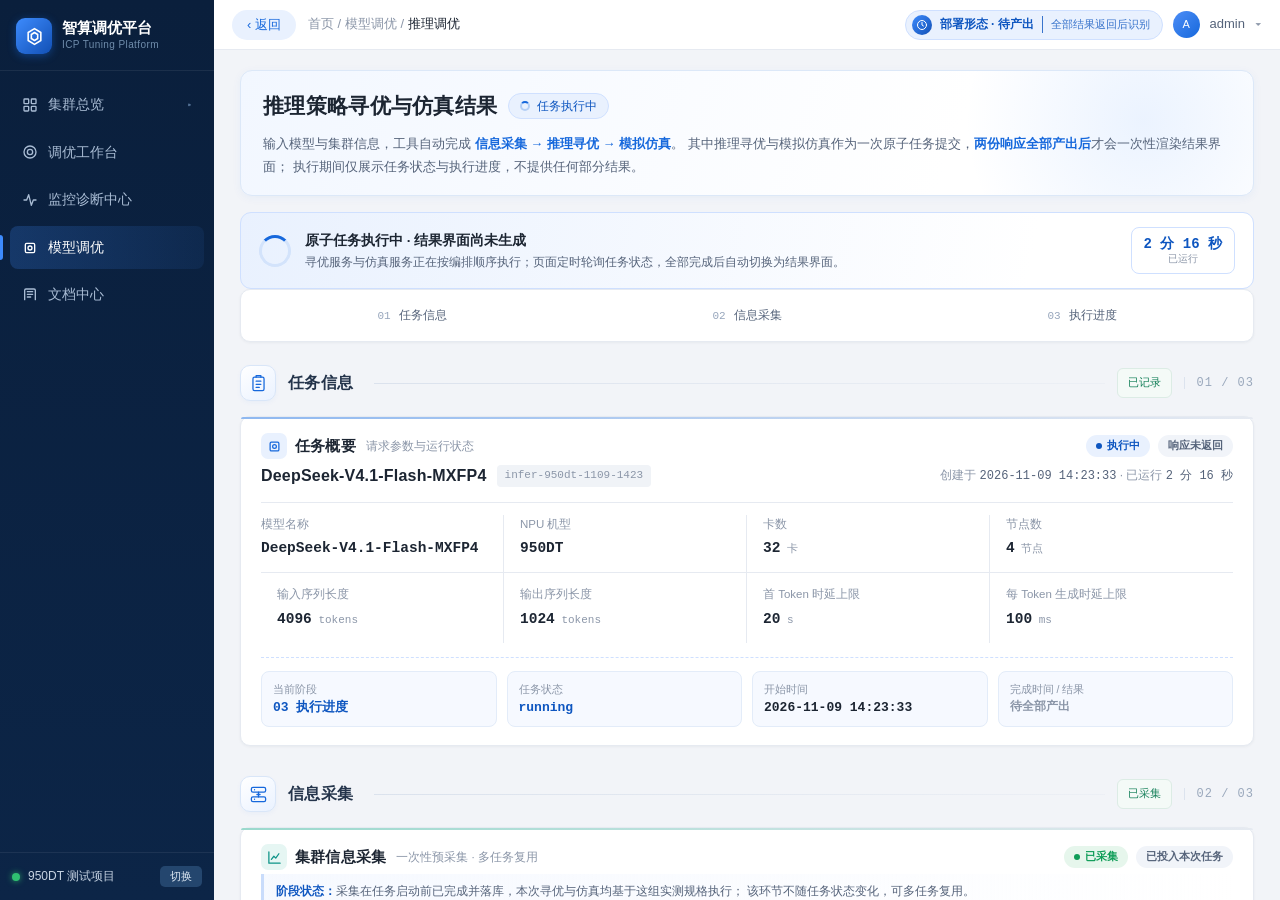
<file: ui-template/edit/推理寻优与仿真结果界面-执行中.html>
<!DOCTYPE html>
<html lang="zh-CN">
<head>
<meta charset="UTF-8">
<meta name="viewport" content="width=device-width, initial-scale=1.0">
<title>智算调优平台 · 推理策略寻优与仿真结果（执行中）</title>
<style>
  :root{
    --sidebar-bg:#0a1f3c; --primary:#1668dc; --primary-dark:#0e56c0; --primary-2:#3d8bfd;
    --bg:#f2f4f8; --card:#fff; --border:#e6eaf1;
    --text:#1c2532; --text-2:#55637a; --text-3:#8b96a8;
    --green:#0f9d58; --green-bg:#e6f6ec;
    --orange:#e8890c; --orange-bg:#fdf3e3; --orange-line:#f3ddb5;
    --blue-bg:#e9f1fe; --blue-line:#cfe0ff; --blue-soft:#eef5ff;
    --teal:#0d9488; --teal-bg:#e6f6f3;
    --radius:10px; --shadow:0 1px 3px rgba(28,37,50,.05);
    --shadow-hover:0 12px 28px rgba(28,37,50,.11);
    --mono:"SFMono-Regular",Consolas,"Liberation Mono",Menlo,monospace;
  }
  *{box-sizing:border-box;margin:0;padding:0;}
  html{-webkit-font-smoothing:antialiased;}
  body{font-family:"PingFang SC","Microsoft YaHei","Helvetica Neue","Segoe UI",Arial,sans-serif;
    background:var(--bg);color:var(--text);font-size:14px;line-height:1.6;}
  .num,.ov-cell .v,.run-elapsed,.run-meta b,.ov-cost b,.mini-stat .v{
    font-family:var(--mono);font-variant-numeric:tabular-nums;}
  ::-webkit-scrollbar{width:9px;height:9px;}
  ::-webkit-scrollbar-thumb{background:#c9d2de;border-radius:5px;}
  ::-webkit-scrollbar-track{background:transparent;}

  /* 平台外壳 */
  .layout{display:flex;height:100vh;overflow:hidden;}
  .sidebar{width:214px;flex-shrink:0;display:flex;flex-direction:column;color:#c6d3e2;
    background:linear-gradient(180deg,#0a1f3c 0%,#0c2547 100%);}
  .logo{display:flex;align-items:center;gap:10px;padding:18px 16px 16px;border-bottom:1px solid rgba(255,255,255,.07);}
  .logo-icon{width:36px;height:36px;border-radius:9px;display:flex;align-items:center;justify-content:center;
    color:#fff;background:linear-gradient(135deg,#3d8bfd,#1250b5);box-shadow:0 2px 8px rgba(22,104,220,.45);}
  .logo-icon svg{width:19px;height:19px;}
  .logo-name{font-size:15px;font-weight:600;color:#fff;line-height:1.25;}
  .logo-sub{font-size:10px;color:#6f8cab;letter-spacing:.4px;}
  .menu{flex:1;padding:12px 10px;}
  .menu-item{display:flex;align-items:center;gap:10px;padding:11px 12px;border-radius:8px;cursor:pointer;
    font-size:13.5px;margin-bottom:4px;color:#a9bcd4;position:relative;transition:all .18s;}
  .menu-item svg{width:16px;height:16px;flex-shrink:0;}
  .menu-item:hover{background:#14304c;color:#e6eef7;}
  .menu-item.active{background:linear-gradient(90deg,rgba(61,139,253,.22),rgba(61,139,253,.08));color:#fff;font-weight:500;}
  .menu-item.active::before{content:"";position:absolute;left:-10px;top:9px;bottom:9px;width:3px;
    border-radius:0 3px 3px 0;background:#3d8bfd;}
  .menu-item .arrow{margin-left:auto;font-size:10px;color:#5f7ea3;}
  .space-bar{padding:13px 12px;border-top:1px solid rgba(255,255,255,.07);display:flex;align-items:center;gap:8px;}
  .space-dot{width:8px;height:8px;border-radius:50%;background:#2fbf71;flex-shrink:0;box-shadow:0 0 6px rgba(47,191,113,.8);}
  .space-name{font-size:12px;color:#c6d3e2;flex:1;white-space:nowrap;overflow:hidden;text-overflow:ellipsis;}
  .space-btn{background:#24466e;color:#dce7f2;border:none;border-radius:5px;font-size:11px;padding:3px 10px;cursor:pointer;}
  .main{flex:1;display:flex;flex-direction:column;min-width:0;}
  .topbar{height:50px;background:#fff;border-bottom:1px solid var(--border);display:flex;align-items:center;
    padding:0 18px;gap:12px;flex-shrink:0;}
  .btn-back{display:flex;align-items:center;gap:6px;background:var(--blue-bg);color:var(--primary);border:none;
    border-radius:17px;padding:6px 15px;font-size:13px;cursor:pointer;}
  .btn-back:hover{background:#d9e8fd;}
  .crumb{font-size:13px;color:var(--text-3);}
  .crumb b{color:var(--text);font-weight:500;}
  .topbar-right{margin-left:auto;display:flex;align-items:center;gap:10px;font-size:13px;color:var(--text-2);}
  .avatar{width:27px;height:27px;border-radius:50%;background:linear-gradient(135deg,#4d8ef7,#1668dc);color:#fff;
    display:flex;align-items:center;justify-content:center;font-size:11px;}
  .mode-badge{display:inline-flex;align-items:center;gap:8px;border-radius:20px;padding:4px 12px 4px 6px;
    font-size:12px;font-weight:600;border:1px solid var(--blue-line);background:var(--blue-bg);color:var(--primary-dark);}
  .mode-badge .mb-ico{width:20px;height:20px;border-radius:50%;display:flex;align-items:center;justify-content:center;
    background:linear-gradient(135deg,#3d8bfd,#1250b5);color:#fff;}
  .mode-badge .mb-ico svg{width:12px;height:12px;}
  .mode-badge .mb-hint{font-size:10.5px;font-weight:400;opacity:.8;border-left:1px solid currentColor;padding-left:8px;}
  .content{flex:1;overflow-y:auto;padding:20px 26px 40px;}
  .content-inner{max-width:1240px;margin:0 auto;}

  /* 章节导航与标题 */
  .section-nav{display:flex;align-items:center;gap:5px;padding:6px;margin-bottom:18px;
    border:1px solid var(--border);border-radius:10px;background:#fff;box-shadow:var(--shadow);overflow-x:auto;}
  .section-nav a{flex:1;display:flex;align-items:center;justify-content:center;gap:8px;padding:10px 12px;
    border-radius:7px;color:var(--text-2);font-size:12px;text-decoration:none;white-space:nowrap;transition:background .15s,color .15s;}
  .section-nav a span{font:11px var(--mono);color:#97a6bc;}
  .section-nav a:hover,.section-nav a:focus-visible{background:#edf4ff;color:var(--primary);}
  .section-nav a:focus-visible{outline:2px solid #91baff;outline-offset:-2px;}
  .sec-conn{display:flex;align-items:center;gap:12px;min-height:46px;margin:25px 0 10px;scroll-margin-top:18px;}
  .sec-conn:first-of-type{margin-top:2px;}
  .sec-icon{display:flex;align-items:center;justify-content:center;width:36px;height:36px;flex-shrink:0;
    border:1px solid #d9e6f8;border-radius:10px;color:var(--primary);
    background:linear-gradient(145deg,#fff 0%,#eaf2ff 100%);box-shadow:0 2px 5px rgba(22,104,220,.04);}
  .sec-icon svg{width:19px;height:19px;}
  .sec-conn.running .sec-icon{border-color:#b9d3f7;color:var(--primary);
    background:linear-gradient(145deg,#fff,#e9f1fe);}
  .sec-heading{margin:0;font-size:16px;font-weight:600;line-height:1.4;letter-spacing:.4px;color:#24344b;}
  .sec-rule{flex:1;min-width:12px;height:1px;margin-left:8px;background:linear-gradient(90deg,#dbe2ed,rgba(219,226,237,.25));}
  .sec-extra{display:inline-flex;align-items:center;gap:5px;padding:5px 10px;border:1px solid #dcece5;
    border-radius:6px;background:#f4faf7;font-size:11px;color:var(--text-2);white-space:nowrap;}
  .sec-extra b{color:#16815a;font-weight:500;}
  .sec-extra.run{border-color:var(--blue-line);background:var(--blue-bg);color:var(--primary-dark);}
  .sec-extra.run b{color:var(--primary-dark);}
  .sec-index{padding-left:12px;border-left:1px solid #dce3ee;color:#9aa8bc;font:500 12px/1 var(--mono);letter-spacing:1px;}

  /* 首部 */
  .hero{position:relative;overflow:hidden;border:1px solid #dce8f8;border-radius:12px;padding:18px 22px 17px;
    background:linear-gradient(110deg,#f2f7ff 0%,#fff 70%);box-shadow:0 2px 10px rgba(22,104,220,.05);}
  .hero::before{content:"";position:absolute;right:-70px;top:-130px;width:360px;height:360px;border-radius:50%;
    background:radial-gradient(circle,rgba(61,139,253,.10),rgba(61,139,253,0) 70%);pointer-events:none;}
  .hero>*{position:relative;z-index:1;}
  .hero-top{display:flex;align-items:center;gap:11px;flex-wrap:wrap;}
  .hero h1{font-size:21px;font-weight:700;letter-spacing:.3px;color:#1c2532;}
  .hero-tag{display:inline-flex;align-items:center;gap:7px;font-size:11.5px;border-radius:20px;padding:3px 11px;
    background:var(--blue-bg);border:1px solid var(--blue-line);color:var(--primary-dark);}
  .hero-tag .mini-spinner{width:10px;height:10px;border:2px solid rgba(22,104,220,.25);border-top-color:var(--primary);
    border-radius:50%;animation:spin .9s linear infinite;}
  .hero p{font-size:13px;line-height:1.8;color:var(--text-2);margin-top:9px;max-width:980px;}
  .hero p b{color:var(--primary);font-weight:600;}

  /* 执行中横幅 */
  .run-banner{display:flex;align-items:center;gap:14px;margin:16px 0 0;padding:14px 18px;border-radius:11px;
    border:1px solid var(--blue-line);background:linear-gradient(100deg,#e9f1fe,#fff 78%);}
  .rb-spinner{width:32px;height:32px;border:3px solid #d3e3fb;border-top-color:var(--primary);border-radius:50%;
    animation:spin 1s linear infinite;flex-shrink:0;}
  .rb-body{min-width:0;flex:1;}
  .rb-body b{font-size:13.5px;font-weight:700;color:var(--text);}
  .rb-body p{font-size:11.5px;color:var(--text-2);margin-top:2px;line-height:1.65;}
  .rb-elapsed{font:700 14px/1.3 var(--mono);color:var(--primary-dark);border:1px solid var(--blue-line);
    background:#fff;border-radius:8px;padding:7px 12px;text-align:center;white-space:nowrap;}
  .rb-elapsed small{display:block;font-size:9.5px;font-weight:500;color:var(--text-3);font-family:inherit;}

  /* 通用卡片 */
  .card{position:relative;background:var(--card);border:1px solid var(--border);border-radius:var(--radius);
    padding:16px 20px 18px;box-shadow:var(--shadow);margin-bottom:12px;transition:transform .2s,box-shadow .2s,border-color .2s;}
  .card::before{content:"";position:absolute;left:0;right:0;top:0;height:2px;border-radius:var(--radius) var(--radius) 0 0;
    background:linear-gradient(90deg,#9dc3f5,#e6eaf1);}
  .card.tone-blue::before{background:linear-gradient(90deg,#8fb8f0,#e6eaf1);}
  .card.tone-teal::before{background:linear-gradient(90deg,#9bd9cd,#e6eaf1);}
  .card:hover{transform:translateY(-2px);box-shadow:var(--shadow-hover);border-color:#d6e0ee;}
  .card-head{display:flex;align-items:center;gap:10px;flex-wrap:wrap;margin-bottom:4px;}
  .card-title{font-size:14.5px;font-weight:700;letter-spacing:.2px;display:flex;align-items:center;gap:8px;}
  .card-title .ico{width:26px;height:26px;border-radius:7px;display:inline-flex;align-items:center;justify-content:center;
    background:var(--blue-bg);color:var(--primary);}
  .card-title .ico svg{width:15px;height:15px;}
  .card-title.teal .ico{background:var(--teal-bg);color:var(--teal);}
  .card-sub{font-size:11.5px;color:var(--text-3);}
  .card-right{margin-left:auto;display:flex;align-items:center;gap:8px;flex-wrap:wrap;}
  .tag{display:inline-flex;align-items:center;gap:5px;font-size:11px;border-radius:20px;padding:2px 10px;font-weight:600;flex-shrink:0;}
  .tag::before{content:"";width:6px;height:6px;border-radius:50%;background:currentColor;}
  .tag.ok{background:var(--green-bg);color:var(--green);}
  .tag.info{background:var(--blue-bg);color:var(--primary-dark);}
  .tag.run{background:var(--blue-bg);color:var(--primary-dark);}
  .tag.ghost{background:#f1f4f9;color:var(--text-2);}
  .tag.ghost::before{display:none;}
  .note{font-size:11.5px;color:var(--text-2);line-height:1.75;margin:2px 0 13px;
    background:linear-gradient(90deg,#f6f9ff,rgba(246,249,255,0));border-left:3px solid #c9dcfb;
    padding:7px 12px;border-radius:0 6px 6px 0;}
  .note b{color:var(--primary-dark);font-weight:600;}
  .group-head{display:flex;align-items:center;gap:9px;margin:18px 0 10px;}
  .group-head .dot{width:7px;height:7px;border-radius:2px;background:var(--primary);flex-shrink:0;}
  .group-head .t{font-size:12.5px;font-weight:700;white-space:nowrap;}
  .group-head .rule{flex:1;height:1px;background:#eef1f6;}

  /* 01 任务信息 */
  .ov-top{display:flex;align-items:center;gap:10px;flex-wrap:wrap;}
  .ov-model{font-size:16px;font-weight:600;letter-spacing:.2px;}
  .ov-id{font-family:var(--mono);font-size:11px;color:var(--text-3);background:#f0f3f7;border-radius:4px;padding:2px 8px;}
  .ov-cost{margin-left:auto;font-size:12px;color:var(--text-3);}
  .ov-cost b{color:var(--text-2);font-weight:500;}
  .ov-specs{display:grid;grid-template-columns:repeat(4,1fr);margin-top:13px;padding-top:12px;border-top:1px solid var(--border);}
  .ov-cell{padding:0 16px 12px;border-right:1px solid var(--border);min-width:0;}
  .ov-cell:nth-child(4n){border-right:none;}
  .ov-cell:nth-child(n+5){padding-top:12px;border-top:1px solid var(--border);}
  .ov-cell:nth-child(1){padding-left:0;}
  .ov-cell .k{font-size:11.5px;color:var(--text-3);margin-bottom:4px;}
  .ov-cell .v{font-size:14.5px;font-weight:600;white-space:nowrap;overflow:hidden;text-overflow:ellipsis;}
  .ov-cell .v small{font-size:11px;font-weight:400;color:var(--text-3);font-family:inherit;}
  .mini-grid{display:grid;grid-template-columns:repeat(4,1fr);gap:10px;margin-top:14px;padding-top:13px;
    border-top:1px dashed var(--blue-line);}
  .mini-stat{background:#f6f9ff;border:1px solid #e3ecf9;border-radius:8px;padding:9px 11px;}
  .mini-stat .k{font-size:10.5px;color:var(--text-3);}
  .mini-stat .v{font-size:13px;font-weight:700;color:var(--text);line-height:1.5;}
  .mini-stat .v.run{color:var(--primary-dark);}
  .mini-stat .v.mute{color:var(--text-3);font-size:12px;}

  /* 02 采集 */
  .hw-grid{display:grid;grid-template-columns:repeat(4,1fr);gap:11px;}
  .hw-group{background:linear-gradient(180deg,#f9fbff,#fff);border:1px solid var(--border);border-radius:10px;
    padding:12px 13px;transition:transform .2s,box-shadow .2s;}
  .hw-group:hover{transform:translateY(-2px);box-shadow:0 8px 18px rgba(28,37,50,.09);}
  .hw-head{display:flex;align-items:center;gap:8px;margin-bottom:9px;}
  .hw-ico{width:27px;height:27px;border-radius:7px;background:var(--teal-bg);color:var(--teal);
    display:flex;align-items:center;justify-content:center;flex-shrink:0;}
  .hw-ico svg{width:14px;height:14px;}
  .hw-name{font-size:12.5px;font-weight:700;}
  .hw-cnt{font-size:10px;color:var(--text-3);margin-left:auto;font-family:var(--mono);}
  .hw-items{display:flex;flex-direction:column;gap:5px;}
  .hw-item{display:flex;align-items:center;gap:7px;background:#fff;border:1px solid #eef2f8;
    border-radius:6px;padding:5px 8px;min-width:0;}
  .hw-item .tick{color:var(--green);flex-shrink:0;}
  .hw-item .tick svg{width:12px;height:12px;display:block;}
  .hw-item .cn{font-size:11px;font-weight:600;white-space:nowrap;overflow:hidden;text-overflow:ellipsis;}

  /* 03 执行进度卡（参考三方执行中页） */
  .run-card{background:#fff;border:1px solid var(--border);border-radius:10px;padding:22px 24px;}
  .run-head{display:flex;align-items:center;gap:12px;}
  .run-spinner{width:30px;height:30px;border:3px solid var(--blue-bg);border-top-color:var(--primary);
    border-radius:50%;animation:spin 1s linear infinite;flex-shrink:0;}
  @keyframes spin{to{transform:rotate(360deg);}}
  .run-title{font-size:15px;font-weight:600;}
  .run-sub{font-size:12px;color:var(--text-3);margin-top:2px;}
  .run-steps{display:flex;align-items:center;margin:20px 0 6px;flex-wrap:wrap;}
  .rs-step{display:flex;align-items:center;gap:8px;flex-shrink:0;}
  .rs-dot{width:24px;height:24px;border-radius:50%;display:flex;align-items:center;justify-content:center;
    font-size:12px;font-weight:700;flex-shrink:0;}
  .rs-step.done .rs-dot{background:var(--green-bg);color:var(--green);}
  .rs-step.done .rs-name{color:var(--text-2);}
  .rs-step.active .rs-dot{background:var(--primary);color:#fff;box-shadow:0 0 0 4px rgba(22,104,220,.15);}
  .rs-step.active .rs-name{color:var(--primary);font-weight:600;}
  .rs-step.todo .rs-dot{background:#f0f3f7;color:var(--text-3);}
  .rs-step.todo .rs-name{color:var(--text-3);}
  .rs-name{font-size:13px;}
  .rs-line{flex:1;min-width:20px;height:2px;background:#e6eaf1;margin:0 14px;border-radius:1px;overflow:hidden;}
  .rs-line.done{background:var(--green);}
  .rs-line.active{background:linear-gradient(90deg,var(--green),#cfe0ff);}
  .rs-line.todo{background:repeating-linear-gradient(90deg,#dfe5ed 0 5px,transparent 5px 10px);}
  .run-progress{margin-top:18px;}
  .rp-info{display:flex;align-items:baseline;font-size:12.5px;color:var(--text-2);margin-bottom:8px;gap:8px;flex-wrap:wrap;}
  .rp-info .pct{margin-left:auto;font-family:var(--mono);font-weight:700;color:var(--primary);font-size:13px;}
  .rp-track{height:8px;border-radius:4px;background:#eef1f5;overflow:hidden;}
  .rp-bar.indet{width:36%;height:100%;border-radius:4px;background:linear-gradient(90deg,#3d8bfd,#1668dc);
    animation:indet 4s ease-in-out infinite;}
  @keyframes indet{0%{margin-left:-36%;}100%{margin-left:100%;}}
  .run-meta{margin-top:14px;padding-top:12px;border-top:1px dashed var(--border);display:flex;gap:22px;
    font-size:12px;color:var(--text-3);flex-wrap:wrap;}
  .run-meta b{color:var(--text-2);font-weight:500;}
  .run-note{margin-top:12px;background:var(--blue-bg);border:1px solid #cfe1fb;border-radius:7px;
    padding:9px 13px;font-size:12px;color:var(--primary-dark);line-height:1.6;}

  /* 原子任务说明 */
  .atomic{margin-top:13px;border:1px solid var(--border);border-radius:10px;background:#fbfcfe;padding:14px 16px;}
  .atomic-title{font-size:12px;font-weight:700;color:var(--text);display:flex;align-items:center;gap:7px;margin-bottom:11px;}
  .atomic-title .ico{width:22px;height:22px;border-radius:6px;display:inline-flex;align-items:center;justify-content:center;
    background:var(--blue-bg);color:var(--primary);}
  .atomic-title .ico svg{width:13px;height:13px;}
  .atomic-chain{display:flex;align-items:center;gap:8px;flex-wrap:wrap;}
  .ac-node{flex:1;min-width:150px;border:1px solid var(--border);border-radius:8px;background:#fff;padding:9px 11px;}
  .ac-node b{display:block;font-size:11.5px;font-weight:700;color:var(--text-2);}
  .ac-node span{font-size:10px;color:var(--text-3);}
  .ac-node.done{border-color:#bfe6d2;background:#f5fbf7;}
  .ac-node.done b{color:#176c46;}
  .ac-node.active{border-color:var(--blue-line);background:#f4f8ff;}
  .ac-node.active b{color:var(--primary-dark);}
  .ac-node.todo{border-style:dashed;background:#fafbfd;}
  .ac-arrow{color:#c2cbd8;font-size:12px;}
  .atomic-note{font-size:10.5px;color:var(--text-3);margin-top:10px;padding-top:9px;border-top:1px dashed var(--border);line-height:1.65;}

  /* 结果产出前的骨架占位 */
  .pending-grid{display:grid;grid-template-columns:1fr 1fr;gap:12px;margin-top:13px;}
  .pending-panel{border:1px dashed #d9e2ee;border-radius:10px;background:
    repeating-linear-gradient(135deg,#fbfcfe 0 12px,#f8fafc 12px 24px);padding:14px 16px;}
  .pending-head{display:flex;align-items:center;gap:8px;margin-bottom:12px;}
  .pending-head .no{font:700 11px/1 var(--mono);border-radius:5px;padding:4px 7px;background:#eef2f8;color:var(--text-3);}
  .pending-head b{font-size:12px;font-weight:700;color:var(--text-2);}
  .pending-head .st{margin-left:auto;font-size:10.5px;border:1px solid #e2e7ee;background:#fff;
    border-radius:12px;padding:2px 9px;color:var(--text-3);}
  .sk{background:linear-gradient(90deg,#edf1f6 25%,#f6f8fb 50%,#edf1f6 75%);background-size:200% 100%;
    animation:shimmer 1.8s ease-in-out infinite;border-radius:6px;}
  @keyframes shimmer{0%{background-position:200% 0;}100%{background-position:-200% 0;}}
  .sk-row{display:grid;grid-template-columns:repeat(4,1fr);gap:9px;}
  .sk-row .sk{height:62px;}
  .sk-bars{display:flex;align-items:flex-end;gap:9px;height:62px;}
  .sk-bars .sk{flex:1;}
  .pending-lines{display:flex;gap:8px;flex-wrap:wrap;margin-top:11px;}
  .pending-lines span{font-size:10px;color:var(--text-3);border:1px dashed #dfe5ed;background:rgba(255,255,255,.7);
    border-radius:12px;padding:2px 9px;}
  .pending-foot{font-size:10.5px;color:var(--text-3);margin-top:11px;line-height:1.6;}

  /* 页脚 */
  .btn{display:inline-flex;align-items:center;gap:6px;border:1px solid var(--border);background:#fff;color:var(--text-2);
    border-radius:7px;padding:5px 11px;font-size:11.5px;font-weight:600;cursor:pointer;transition:all .18s;text-decoration:none;}
  .btn svg{width:13px;height:13px;}
  .btn:hover{border-color:#c9d9f2;color:var(--primary-dark);background:#f6f9ff;}
  .btn.primary{background:var(--primary);border-color:var(--primary);color:#fff;}
  .btn.primary:hover{background:var(--primary-dark);color:#fff;}
  .footer{margin-top:18px;padding:14px 17px;border:1px dashed #d7e0ee;border-radius:11px;background:rgba(255,255,255,.65);
    display:flex;align-items:center;gap:10px;flex-wrap:wrap;font-size:11px;color:var(--text-3);}
  .footer .spacer{flex:1;}
  .footer .lb{font-weight:600;color:var(--text-2);}

  @media(max-width:1080px){.hw-grid{grid-template-columns:repeat(2,1fr);}.pending-grid{grid-template-columns:1fr;}}
  @media(max-width:860px){
    .sidebar{display:none;}.content{padding:16px 14px 32px;}
    .ov-specs,.mini-grid{grid-template-columns:repeat(2,1fr);}
    .ov-cell:nth-child(4n){border-right:1px solid var(--border);}
    .ov-cell:nth-child(2n){border-right:none;}
    .ov-cell:nth-child(n+3){padding-top:12px;border-top:1px solid var(--border);}
    .sec-extra,.sec-index{display:none;}.crumb{display:none;}
  }
  @media(max-width:520px){.hw-grid,.mini-grid{grid-template-columns:1fr;}.hero h1{font-size:18px;}
    .card{padding:15px 14px 17px;}.run-card{padding:18px 15px;}.sk-row{grid-template-columns:repeat(2,1fr);}}
  @media(prefers-reduced-motion:reduce){
    *{transition:none!important;}
    .run-spinner,.rb-spinner,.hero-tag .mini-spinner{animation:none!important;}
    .rp-bar.indet{animation:none!important;width:40%;margin-left:30%;}
    .sk{animation:none!important;background:#eef1f6;}
  }
  @media print{.sidebar,.topbar,.footer,.section-nav{display:none!important;}.layout{display:block;height:auto;overflow:visible;}
    .content{overflow:visible;padding:0;}.card,.run-card{box-shadow:none;break-inside:avoid;}}
</style>
</head>
<body>
<div class="layout">
  <aside class="sidebar">
    <div class="logo"><div class="logo-icon" id="logoIcon"></div>
      <div><div class="logo-name">智算调优平台</div><div class="logo-sub">ICP Tuning Platform</div></div></div>
    <nav class="menu" id="sideMenu"></nav>
    <div class="space-bar"><span class="space-dot"></span><span class="space-name">950DT 测试项目</span>
      <button class="space-btn" type="button">切换</button></div>
  </aside>
  <div class="main">
    <header class="topbar">
      <button class="btn-back" type="button" onclick="history.length>1?history.back():void 0">‹ 返回</button>
      <span class="crumb">首页 / 模型调优 / <b>推理调优</b></span>
      <div class="topbar-right"><span id="modeBadge"></span>
        <span class="avatar">A</span><span>admin</span><span style="color:var(--text-3)">▾</span></div>
    </header>
    <main class="content"><div class="content-inner">
      <div id="hero"></div><div id="banner"></div>
      <div class="detail" id="detailArea"></div><div id="footer"></div>
    </div></main>
  </div>
</div>

<script>
/* =====================================================================
   执行中案例 · 推理策略寻优与仿真结果
   核心约定：推理寻优（infer_strategy_npu）与模拟仿真（infer_simulate）
   是一次提交、统一返回的原子任务。只有两份响应全部产出，才会渲染结果界面；
   执行期间不展示任何部分结果、候选策略或仿真指标，也不编造接口未透传的进度。
   ===================================================================== */

/* ==================== 1. 任务状态（执行中，无结果响应） ==================== */
const TASK = {
  status: "running",
  id: "infer-950dt-1109-1423",
  created_at: "2026-11-09 14:23:33",
  started_at: "2026-11-09 14:23:33",
  finished_at: null,
  elapsed: 135,
  request: {
    model: "DeepSeek-V4.1-Flash-MXFP4",
    device: "950DT",
    num_devices: 32,
    num_nodes: 4,
    input_length: 4096,
    output_length: 1024,
    ttft_limit: 20,
    tpot_limit: 100,
    serving_modes: 2,
    topk: 1
  }
};
const COLLECT = [
  ["单台机器内卡间", ["节点内卡间带宽","节点内卡间时延"]],
  ["机器间传输", ["跨节点带宽","跨节点时延"]],
  ["CPU", ["CPU 容量","CPU 传输带宽","CPU 传输时延"]],
  ["NPU", ["NPU 容量","NPU 带宽","NPU 时延","NPU 利用率"]]
];

/* ==================== 2. 图标 ==================== */
const ICON = {
  logo:'<path d="M12 2l8 5v10l-8 5-8-5V7z"/><path d="M12 7l4 2.5v5L12 17l-4-2.5v-5z"/>',
  grid:'<rect x="3" y="3" width="7" height="7" rx="1"/><rect x="14" y="3" width="7" height="7" rx="1"/><rect x="3" y="14" width="7" height="7" rx="1"/><rect x="14" y="14" width="7" height="7" rx="1"/>',
  target:'<circle cx="12" cy="12" r="9"/><circle cx="12" cy="12" r="4"/>',
  pulse:'<path d="M3 12h4l3-8 4 16 3-8h4"/>',
  chip:'<rect x="5" y="5" width="14" height="14" rx="2"/><circle cx="12" cy="12" r="3"/>',
  doc:'<path d="M4 19V5a2 2 0 0 1 2-2h12a2 2 0 0 1 2 2v14"/><path d="M8 7h8M8 11h8M8 15h5"/>',
  check:'<path d="M20 6L9 17l-5-5"/>',
  clock:'<circle cx="12" cy="12" r="9"/><path d="M12 7v5l3 2"/>',
  info:'<circle cx="12" cy="12" r="9"/><path d="M12 11v5M12 8h.01"/>',
  server:'<rect x="3" y="4" width="18" height="7" rx="2"/><rect x="3" y="13" width="18" height="7" rx="2"/><path d="M7 7.5h.01M7 16.5h.01"/>',
  database:'<ellipse cx="12" cy="5" rx="8" ry="3"/><path d="M4 5v14c0 1.7 3.6 3 8 3s8-1.3 8-3V5"/><path d="M4 12c0 1.7 3.6 3 8 3s8-1.3 8-3"/>',
  split:'<path d="M4 6h6l4 6h6"/><path d="M4 18h6l4-6"/><path d="M18 9l3 3-3 3"/>',
  activity:'<path d="M3 3v18h18"/><path d="M7 15l4-5 3 3 5-7"/>',
  layers:'<path d="M12 3l9 5-9 5-9-5z"/><path d="M3 12l9 5 9-5"/><path d="M3 16l9 5 9-5"/>',
  inbox:'<path d="M3 12h5l2 3h4l2-3h5"/><path d="M5 5h14l2 7v7H3v-7z"/>',
  print:'<path d="M6 9V3h12v6"/><rect x="6" y="14" width="12" height="8"/><path d="M6 18H4a2 2 0 0 1-2-2v-5a2 2 0 0 1 2-2h16a2 2 0 0 1 2 2v5a2 2 0 0 1-2 2h-2"/>'
};
const icon = (name,size) => `<svg viewBox="0 0 24 24" fill="none" stroke="currentColor" stroke-width="2" stroke-linecap="round" stroke-linejoin="round"${size?` width="${size}" height="${size}"`:""}>${ICON[name]||ICON.info}</svg>`;
const SEC_ICON = {
  "01":'<rect x="5" y="4" width="14" height="17" rx="2"/><path d="M9 4V2h6v2M9 9h6M9 13h6M9 17h4"/>',
  "02":'<rect x="3" y="3" width="18" height="6" rx="2"/><rect x="3" y="15" width="18" height="6" rx="2"/><path d="M7 6h.01M7 18h.01M12 9v6M10 12h4"/>',
  "03":'<path d="M4 3v17h17M8 16v-5M13 16V7M18 16v-3"/>'
};

/* ==================== 3. 工具 ==================== */
const esc = s => String(s).replace(/&/g,"&amp;").replace(/</g,"&lt;").replace(/>/g,"&gt;").replace(/"/g,"&quot;");
function elapsedText(sec){
  const m = Math.floor(sec/60), s = sec%60;
  return m>0 ? `${m} 分 ${s} 秒` : `${s} 秒`;
}

/* ==================== 4. 公共片段 ==================== */
const SECTIONS = ["任务信息","信息采集","执行进度"];
function sectionNavHtml(){
  return `<nav class="section-nav" aria-label="页面章节导航">${SECTIONS.map((name,i)=>
    `<a href="#section-0${i+1}"><span>0${i+1}</span>${name}</a>`).join("")}</nav>`;
}
function secConn(no,name,extra,state){
  return `<div class="sec-conn ${state||""}" id="section-${no}">
    <span class="sec-icon" aria-hidden="true"><svg viewBox="0 0 24 24" fill="none" stroke="currentColor" stroke-width="1.6" stroke-linecap="round" stroke-linejoin="round">${SEC_ICON[no]}</svg></span>
    <h2 class="sec-heading">${esc(name)}</h2><span class="sec-rule" aria-hidden="true"></span>
    ${extra?`<span class="sec-extra ${state==="running"?"run":""}">${extra}</span>`:""}
    <span class="sec-index" aria-hidden="true">${no} / 03</span></div>`;
}
function cardHead(title,sub,right,tone){
  const icoName = tone==="teal"?"activity":"chip";
  return `<div class="card-head"><span class="card-title ${tone||""}"><span class="ico">${icon(icoName)}</span>${esc(title)}</span>
    ${sub?`<span class="card-sub">${esc(sub)}</span>`:""}${right?`<span class="card-right">${right}</span>`:""}</div>`;
}

/* ==================== 5. 首部 / 横幅 ==================== */
function heroHtml(){
  return `<section class="hero"><div class="hero-top"><h1>推理策略寻优与仿真结果</h1>
    <span class="hero-tag"><span class="mini-spinner"></span>任务执行中</span></div>
    <p>输入模型与集群信息，工具自动完成 <b>信息采集 → 推理寻优 → 模拟仿真</b>。
      其中推理寻优与模拟仿真作为一次原子任务提交，<b>两份响应全部产出后</b>才会一次性渲染结果界面；
      执行期间仅展示任务状态与执行进度，不提供任何部分结果。</p></section>`;
}
function bannerHtml(){
  return `<div class="run-banner"><span class="rb-spinner"></span>
    <div class="rb-body"><b>原子任务执行中 · 结果界面尚未生成</b>
      <p>寻优服务与仿真服务正在按编排顺序执行；页面定时轮询任务状态，全部完成后自动切换为结果界面。</p></div>
    <span class="rb-elapsed" id="bannerElapsed">${esc(elapsedText(TASK.elapsed))}<small>已运行</small></span></div>`;
}
function modeBadgeHtml(){
  return `<span class="mode-badge"><span class="mb-ico">${icon("clock")}</span>
    <span>部署形态 · 待产出</span><span class="mb-hint">全部结果返回后识别</span></span>`;
}

/* ==================== 6. 01 任务信息 ==================== */
function overviewHtml(){
  const r = TASK.request;
  const cell = (label,value,unit) => `<div class="ov-cell"><div class="k">${esc(label)}</div>
    <div class="v">${esc(value)}${unit?`<small> ${esc(unit)}</small>`:""}</div></div>`;
  return `<div class="card tone-blue">
    ${cardHead("任务概要","请求参数与运行状态",
      `<span class="tag run">执行中</span><span class="tag ghost">响应未返回</span>`)}
    <div class="ov-top"><span class="ov-model">${esc(r.model)}</span>
      <span class="ov-id">${esc(TASK.id)}</span>
      <span class="ov-cost">创建于 <b>${esc(TASK.created_at)}</b> · 已运行 <b id="ovElapsed">${esc(elapsedText(TASK.elapsed))}</b></span></div>
    <div class="ov-specs">
      ${cell("模型名称",r.model,"")}${cell("NPU 机型",r.device,"")}
      ${cell("卡数",r.num_devices,"卡")}${cell("节点数",r.num_nodes,"节点")}
      ${cell("输入序列长度",r.input_length,"tokens")}${cell("输出序列长度",r.output_length,"tokens")}
      ${cell("首 Token 时延上限",r.ttft_limit,"s")}${cell("每 Token 生成时延上限",r.tpot_limit,"ms")}
    </div>
    <div class="mini-grid">
      <div class="mini-stat"><div class="k">当前阶段</div><div class="v run">03 执行进度</div></div>
      <div class="mini-stat"><div class="k">任务状态</div><div class="v run">running</div></div>
      <div class="mini-stat"><div class="k">开始时间</div><div class="v">${esc(TASK.started_at)}</div></div>
      <div class="mini-stat"><div class="k">完成时间 / 结果</div><div class="v mute">待全部产出</div></div>
    </div></div>`;
}

/* ==================== 7. 02 信息采集 ==================== */
function collectHtml(){
  return `<div class="card tone-teal">
    ${cardHead("集群信息采集","一次性预采集 · 多任务复用",
      `<span class="tag ok">已采集</span><span class="tag ghost">已投入本次任务</span>`,"teal")}
    <div class="note"><b>阶段状态：</b>采集在任务启动前已完成并落库，本次寻优与仿真均基于这组实测规格执行；
      该环节不随任务状态变化，可多任务复用。</div>
    <div class="hw-grid">
      ${COLLECT.map(([g,items],i)=>`<div class="hw-group">
        <div class="hw-head"><span class="hw-ico">${icon(["server","split","chip","database"][i])}</span>
          <span class="hw-name">${esc(g)}</span><span class="hw-cnt">${items.length} 项</span></div>
        <div class="hw-items">${items.map(cn=>`<div class="hw-item"><span class="tick">${icon("check")}</span><span class="cn">${esc(cn)}</span></div>`).join("")}</div>
      </div>`).join("")}
    </div></div>`;
}

/* ==================== 8. 03 执行进度 ==================== */
function runningHtml(){
  return `<div class="card tone-blue">
    ${cardHead("执行进度","寻优 + 仿真作为整体执行",
      `<span class="tag run">执行中</span><span class="tag ghost">结果未产出</span>`)}
    <div class="run-card">
      <div class="run-head"><span class="run-spinner"></span>
        <div><div class="run-title">任务执行中</div>
          <div class="run-sub">infer_strategy_npu + infer_simulate · 一次提交，统一返回</div></div>
        <span class="tag run" style="margin-left:auto;">执行中</span></div>
      <div class="run-steps">
        <div class="rs-step done"><span class="rs-dot">✓</span><span class="rs-name">任务信息</span></div>
        <span class="rs-line done"></span>
        <div class="rs-step done"><span class="rs-dot">✓</span><span class="rs-name">信息采集</span></div>
        <span class="rs-line active"></span>
        <div class="rs-step active"><span class="rs-dot">3</span><span class="rs-name">推理寻优 · 模拟仿真</span></div>
        <span class="rs-line todo"></span>
        <div class="rs-step todo"><span class="rs-dot">4</span><span class="rs-name">结果界面</span></div>
      </div>
      <div class="run-progress">
        <div class="rp-info"><span>任务执行中，完成后一次性展示并行策略、卡组分配与仿真指标</span>
          <span class="pct">进行中</span></div>
        <div class="rp-track"><div class="rp-bar indet"></div></div>
      </div>
      <div class="run-meta">
        <span>已运行 <b id="runElapsed">${esc(elapsedText(TASK.elapsed))}</b></span>
        <span>页面定时自动刷新，无需手动操作</span>
        <span>接口未透传进度明细，进度条为不确定式动画</span>
      </div>
      <div class="run-note">推理策略寻优与模拟仿真是同一任务的连续环节：寻优产出候选后仿真立即建模，
        两份响应统一返回。只有全部完成才会渲染 03 / 04 的结果界面，执行期间不会先显示部分候选或阶段性指标。</div>

      <div class="atomic">
        <div class="atomic-title"><span class="ico">${icon("layers")}</span>原子任务调用链</div>
        <div class="atomic-chain">
          <div class="ac-node done"><b>任务提交</b><span>请求参数与采集数据已就绪</span></div>
          <span class="ac-arrow">→</span>
          <div class="ac-node active"><b>推理寻优</b><span>并行策略搜索与 SLO 剪枝</span></div>
          <span class="ac-arrow">→</span>
          <div class="ac-node active"><b>模拟仿真</b><span>基于候选策略的代价建模</span></div>
          <span class="ac-arrow">→</span>
          <div class="ac-node todo"><b>统一返回</b><span>两份响应齐备后渲染结果界面</span></div>
        </div>
        <div class="atomic-note">中间结果不作为界面数据落库：任一份响应缺失时，页面保持执行中或未执行状态，不会拆开渲染。</div>
      </div>

      <div class="pending-grid">
        <div class="pending-panel">
          <div class="pending-head"><span class="no">03</span><b>推理寻优</b><span class="st">待产出</span></div>
          <div class="sk-row"><i class="sk"></i><i class="sk"></i><i class="sk"></i><i class="sk"></i></div>
          <div class="pending-lines"><span>TP / PP / DP / EP</span><span>卡组分配</span><span>性能指标</span></div>
          <div class="pending-foot">候选策略与并行度配置在响应返回前不可用。</div>
        </div>
        <div class="pending-panel">
          <div class="pending-head"><span class="no">04</span><b>模拟仿真</b><span class="st">待产出</span></div>
          <div class="sk-bars"><i class="sk" style="height:34px"></i><i class="sk" style="height:52px"></i>
            <i class="sk" style="height:42px"></i><i class="sk" style="height:60px"></i><i class="sk" style="height:28px"></i></div>
          <div class="pending-lines"><span>吞吐构成</span><span>TTFT / TPOT / ITL 分位</span></div>
          <div class="pending-foot">仿真指标依赖寻优候选，两份响应齐备后一次性填充。</div>
        </div>
      </div>
    </div></div>`;
}

/* ==================== 9. 页脚 ==================== */
function footerHtml(){
  return `<div class="footer"><span class="lb">案例导航</span>
    <a class="btn" href="推理寻优与仿真结果界面-v2旗舰版.html">正常结果 ${icon("activity")}</a>
    <a class="btn" href="推理寻优与仿真结果界面-报错版-寻优失败.html">寻优失败 ${icon("split")}</a>
    <a class="btn" href="推理寻优与仿真结果界面-报错版-仿真失败.html">仿真失败 ${icon("split")}</a>
    <span class="spacer"></span>
    <span>执行中案例 · 不展示任何部分结果</span>
    <button class="btn primary" type="button" id="printBtn">${icon("print")} 打印</button>
  </div>`;
}

/* ==================== 10. 渲染与计时 ==================== */
function render(){
  document.getElementById("modeBadge").innerHTML = modeBadgeHtml();
  document.getElementById("hero").innerHTML = heroHtml();
  document.getElementById("banner").innerHTML = bannerHtml();
  document.getElementById("detailArea").innerHTML =
    sectionNavHtml() +
    secConn("01","任务信息","<b>已记录</b>","") + overviewHtml() +
    secConn("02","信息采集","<b>已采集</b>","") + collectHtml() +
    secConn("03","执行进度","<b>执行中</b>","running") + runningHtml();
  document.getElementById("footer").innerHTML = footerHtml();
  document.getElementById("printBtn").addEventListener("click",()=>window.print());
  startTimer();
}
/* 仅更新「已运行」展示，不触发任何结果渲染 */
function startTimer(){
  let sec = TASK.elapsed;
  setInterval(()=>{
    sec += 1;
    const text = elapsedText(sec);
    ["bannerElapsed","ovElapsed","runElapsed"].forEach(id=>{
      const el = document.getElementById(id);
      if(!el) return;
      if(id === "bannerElapsed"){
        el.innerHTML = `${esc(text)}<small>已运行</small>`;
      }else{
        el.textContent = text;
      }
    });
  },1000);
}

document.getElementById("logoIcon").innerHTML = icon("logo");
document.getElementById("sideMenu").innerHTML = [
  ["grid","集群总览",true],["target","调优工作台",false],["pulse","监控诊断中心",false],
  ["chip","模型调优",false],["doc","文档中心",false]
].map(([ico,name,arrow])=>`<div class="menu-item${name==="模型调优"?" active":""}">${icon(ico)}${esc(name)}${arrow?'<span class="arrow">▸</span>':""}</div>`).join("");
render();
</script>
</body>
</html>
</file>
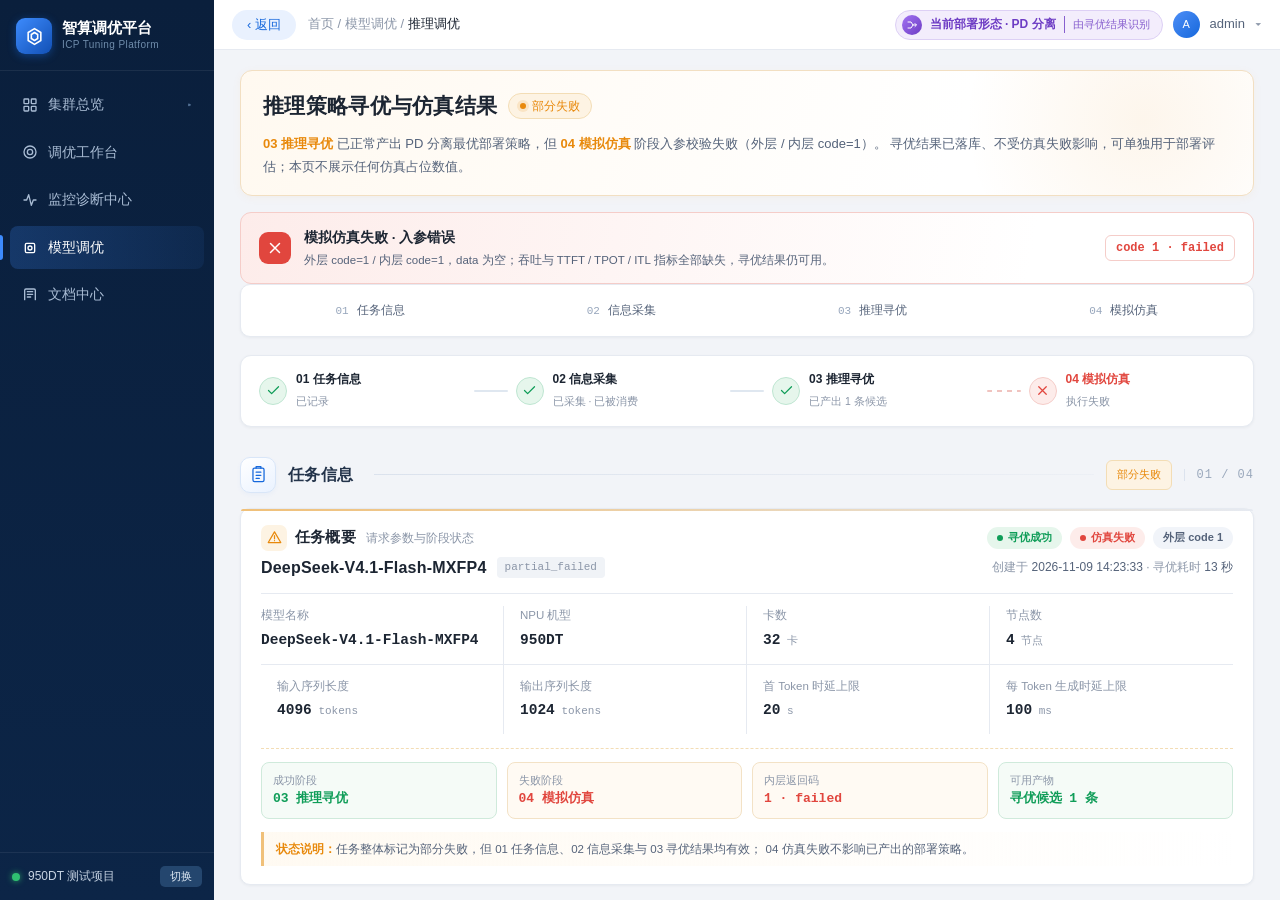
<file: ui-template/edit/推理寻优与仿真结果界面-报错版-仿真失败.html>
<!DOCTYPE html>
<html lang="zh-CN">
<head>
<meta charset="UTF-8">
<meta name="viewport" content="width=device-width, initial-scale=1.0">
<title>智算调优平台 · 推理策略寻优与仿真结果（报错版 · 仿真失败）</title>
<style>
  :root{
    --sidebar-bg:#0a1f3c; --primary:#1668dc; --primary-dark:#0e56c0; --primary-2:#3d8bfd;
    --bg:#f2f4f8; --card:#fff; --border:#e6eaf1;
    --text:#1c2532; --text-2:#55637a; --text-3:#8b96a8;
    --green:#0f9d58; --green-bg:#e6f6ec;
    --red:#e1463e; --red-bg:#fdecea; --red-line:#f5cdc9;
    --orange:#e8890c; --orange-bg:#fdf3e3; --orange-line:#f3ddb5;
    --blue-bg:#e9f1fe; --blue-line:#cfe0ff;
    --violet:#7c3aed; --violet-bg:#f3edfc; --violet-line:#ddd0f5;
    --teal:#0d9488; --teal-bg:#e6f6f3;
    --radius:10px; --shadow:0 1px 3px rgba(28,37,50,.05);
    --shadow-hover:0 12px 28px rgba(28,37,50,.11);
    --mono:"SFMono-Regular",Consolas,"Liberation Mono",Menlo,monospace;
  }
  *{box-sizing:border-box;margin:0;padding:0;}
  html{-webkit-font-smoothing:antialiased;}
  body{font-family:"PingFang SC","Microsoft YaHei","Helvetica Neue","Segoe UI",Arial,sans-serif;
    background:var(--bg);color:var(--text);font-size:14px;line-height:1.6;}
  .num,.ov-cell .v,.err-code,.msg-pre,.mini-stat .v,.tl-time,.stat .v,.dim-card .v,.kv td.num{
    font-family:var(--mono);font-variant-numeric:tabular-nums;}
  ::-webkit-scrollbar{width:9px;height:9px;}
  ::-webkit-scrollbar-thumb{background:#c9d2de;border-radius:5px;}
  ::-webkit-scrollbar-track{background:transparent;}

  /* 平台外壳 */
  .layout{display:flex;height:100vh;overflow:hidden;}
  .sidebar{width:214px;flex-shrink:0;display:flex;flex-direction:column;color:#c6d3e2;
    background:linear-gradient(180deg,#0a1f3c 0%,#0c2547 100%);}
  .logo{display:flex;align-items:center;gap:10px;padding:18px 16px 16px;border-bottom:1px solid rgba(255,255,255,.07);}
  .logo-icon{width:36px;height:36px;border-radius:9px;display:flex;align-items:center;justify-content:center;
    color:#fff;background:linear-gradient(135deg,#3d8bfd,#1250b5);box-shadow:0 2px 8px rgba(22,104,220,.45);}
  .logo-icon svg{width:19px;height:19px;}
  .logo-name{font-size:15px;font-weight:600;color:#fff;line-height:1.25;}
  .logo-sub{font-size:10px;color:#6f8cab;letter-spacing:.4px;}
  .menu{flex:1;padding:12px 10px;}
  .menu-item{display:flex;align-items:center;gap:10px;padding:11px 12px;border-radius:8px;cursor:pointer;
    font-size:13.5px;margin-bottom:4px;color:#a9bcd4;position:relative;transition:all .18s;}
  .menu-item svg{width:16px;height:16px;flex-shrink:0;}
  .menu-item:hover{background:#14304c;color:#e6eef7;}
  .menu-item.active{background:linear-gradient(90deg,rgba(61,139,253,.22),rgba(61,139,253,.08));color:#fff;font-weight:500;}
  .menu-item.active::before{content:"";position:absolute;left:-10px;top:9px;bottom:9px;width:3px;
    border-radius:0 3px 3px 0;background:#3d8bfd;}
  .menu-item .arrow{margin-left:auto;font-size:10px;color:#5f7ea3;}
  .space-bar{padding:13px 12px;border-top:1px solid rgba(255,255,255,.07);display:flex;align-items:center;gap:8px;}
  .space-dot{width:8px;height:8px;border-radius:50%;background:#2fbf71;flex-shrink:0;box-shadow:0 0 6px rgba(47,191,113,.8);}
  .space-name{font-size:12px;color:#c6d3e2;flex:1;white-space:nowrap;overflow:hidden;text-overflow:ellipsis;}
  .space-btn{background:#24466e;color:#dce7f2;border:none;border-radius:5px;font-size:11px;padding:3px 10px;cursor:pointer;}
  .main{flex:1;display:flex;flex-direction:column;min-width:0;}
  .topbar{height:50px;background:#fff;border-bottom:1px solid var(--border);display:flex;align-items:center;
    padding:0 18px;gap:12px;flex-shrink:0;}
  .btn-back{display:flex;align-items:center;gap:6px;background:var(--blue-bg);color:var(--primary);border:none;
    border-radius:17px;padding:6px 15px;font-size:13px;cursor:pointer;}
  .btn-back:hover{background:#d9e8fd;}
  .crumb{font-size:13px;color:var(--text-3);}
  .crumb b{color:var(--text);font-weight:500;}
  .topbar-right{margin-left:auto;display:flex;align-items:center;gap:10px;font-size:13px;color:var(--text-2);}
  .avatar{width:27px;height:27px;border-radius:50%;background:linear-gradient(135deg,#4d8ef7,#1668dc);color:#fff;
    display:flex;align-items:center;justify-content:center;font-size:11px;}
  .mode-badge{display:inline-flex;align-items:center;gap:8px;border-radius:20px;padding:4px 12px 4px 6px;
    font-size:12px;font-weight:600;border:1px solid var(--violet-line);background:var(--violet-bg);color:#6d3cc4;}
  .mode-badge .mb-ico{width:20px;height:20px;border-radius:50%;display:flex;align-items:center;justify-content:center;
    background:linear-gradient(135deg,#a273f2,#6d3cc4);color:#fff;}
  .mode-badge .mb-ico svg{width:12px;height:12px;}
  .mode-badge .mb-hint{font-size:10.5px;font-weight:400;opacity:.8;border-left:1px solid currentColor;padding-left:8px;}
  .content{flex:1;overflow-y:auto;padding:20px 26px 40px;}
  .content-inner{max-width:1240px;margin:0 auto;}

  /* 章节导航与标题 */
  .section-nav{display:flex;align-items:center;gap:5px;padding:6px;margin-bottom:18px;
    border:1px solid var(--border);border-radius:10px;background:#fff;box-shadow:var(--shadow);overflow-x:auto;}
  .section-nav a{flex:1;display:flex;align-items:center;justify-content:center;gap:8px;padding:10px 12px;
    border-radius:7px;color:var(--text-2);font-size:12px;text-decoration:none;white-space:nowrap;transition:background .15s,color .15s;}
  .section-nav a span{font:11px var(--mono);color:#97a6bc;}
  .section-nav a:hover,.section-nav a:focus-visible{background:#edf4ff;color:var(--primary);}
  .section-nav a:focus-visible{outline:2px solid #91baff;outline-offset:-2px;}
  .sec-conn{display:flex;align-items:center;gap:12px;min-height:46px;margin:25px 0 10px;scroll-margin-top:18px;}
  .sec-conn:first-of-type{margin-top:2px;}
  .sec-icon{display:flex;align-items:center;justify-content:center;width:36px;height:36px;flex-shrink:0;
    border:1px solid #d9e6f8;border-radius:10px;color:var(--primary);
    background:linear-gradient(145deg,#fff 0%,#eaf2ff 100%);box-shadow:0 2px 5px rgba(22,104,220,.04);}
  .sec-icon svg{width:19px;height:19px;}
  .sec-conn.failed .sec-icon{border-color:var(--red-line);color:var(--red);
    background:linear-gradient(145deg,#fff,#fdecea);}
  .sec-heading{margin:0;font-size:16px;font-weight:600;line-height:1.4;letter-spacing:.4px;color:#24344b;}
  .sec-rule{flex:1;min-width:12px;height:1px;margin-left:8px;background:linear-gradient(90deg,#dbe2ed,rgba(219,226,237,.25));}
  .sec-extra{display:inline-flex;align-items:center;gap:5px;padding:5px 10px;border:1px solid #dcece5;
    border-radius:6px;background:#f4faf7;font-size:11px;color:var(--text-2);white-space:nowrap;}
  .sec-extra b{color:#16815a;font-weight:500;}
  .sec-extra.bad{border-color:var(--red-line);background:var(--red-bg);color:var(--red);}
  .sec-extra.bad b{color:var(--red);}
  .sec-extra.warnx{border-color:var(--orange-line);background:var(--orange-bg);color:var(--orange);}
  .sec-extra.warnx b{color:var(--orange);}
  .sec-index{padding-left:12px;border-left:1px solid #dce3ee;color:#9aa8bc;font:500 12px/1 var(--mono);letter-spacing:1px;}

  /* 首部与横幅 */
  .hero{position:relative;overflow:hidden;border:1px solid #f2dfc2;border-radius:12px;padding:18px 22px 17px;
    background:linear-gradient(110deg,#fff9f0 0%,#fff 70%);box-shadow:0 2px 10px rgba(232,137,12,.05);}
  .hero::before{content:"";position:absolute;right:-70px;top:-130px;width:360px;height:360px;border-radius:50%;
    background:radial-gradient(circle,rgba(232,137,12,.08),rgba(232,137,12,0) 70%);pointer-events:none;}
  .hero>*{position:relative;z-index:1;}
  .hero-top{display:flex;align-items:center;gap:11px;flex-wrap:wrap;}
  .hero h1{font-size:21px;font-weight:700;letter-spacing:.3px;color:#1c2532;}
  .hero-tag{display:inline-flex;align-items:center;gap:6px;font-size:11.5px;border-radius:20px;padding:3px 11px;
    background:var(--orange-bg);border:1px solid var(--orange-line);color:var(--orange);}
  .hero-tag .dot{width:6px;height:6px;border-radius:50%;background:var(--orange);box-shadow:0 0 0 3px rgba(232,137,12,.14);}
  .hero p{font-size:13px;line-height:1.8;color:var(--text-2);margin-top:9px;max-width:980px;}
  .hero p b{color:var(--orange);font-weight:600;}
  .alert-strip{display:flex;align-items:center;gap:13px;margin:16px 0 0;padding:13px 18px;border-radius:11px;
    border:1px solid var(--red-line);background:linear-gradient(100deg,#fdecea,#fff 78%);}
  .alert-ico{width:32px;height:32px;border-radius:9px;flex-shrink:0;display:flex;align-items:center;justify-content:center;
    background:var(--red);color:#fff;}
  .alert-ico svg{width:18px;height:18px;}
  .alert-body{min-width:0;flex:1;}
  .alert-body b{font-size:13.5px;font-weight:700;color:var(--text);}
  .alert-body p{font-size:11.5px;color:var(--text-2);margin-top:2px;line-height:1.65;}
  .alert-code{font:700 12px/1 var(--mono);color:var(--red);border:1px solid var(--red-line);
    background:#fff;border-radius:6px;padding:6px 10px;white-space:nowrap;}

  /* 阶段状态条 */
  .pipeline{display:flex;align-items:stretch;gap:0;margin:16px 0 2px;padding:14px 18px;
    border:1px solid var(--border);border-radius:11px;background:#fff;box-shadow:var(--shadow);overflow-x:auto;}
  .pl-item{display:flex;align-items:center;gap:9px;flex:1;min-width:150px;}
  .pl-ico{width:28px;height:28px;border-radius:50%;flex-shrink:0;display:flex;align-items:center;justify-content:center;
    font-size:13px;font-weight:700;background:var(--green-bg);color:var(--green);border:1px solid #bfe6d2;}
  .pl-ico svg{width:15px;height:15px;}
  .pl-item.failed .pl-ico{background:var(--red-bg);color:var(--red);border-color:var(--red-line);}
  .pl-txt b{display:block;font-size:12px;font-weight:700;color:var(--text);white-space:nowrap;}
  .pl-txt small{font-size:10.5px;color:var(--text-3);white-space:nowrap;}
  .pl-item.failed .pl-txt b{color:var(--red);}
  .pl-line{flex:0 0 34px;height:2px;align-self:center;margin:0 8px;background:#dfe7f0;border-radius:2px;}
  .pl-line.broken{background:repeating-linear-gradient(90deg,#f0c3bf 0 5px,transparent 5px 10px);}

  /* 通用卡片 */
  .card{position:relative;background:var(--card);border:1px solid var(--border);border-radius:var(--radius);
    padding:16px 20px 18px;box-shadow:var(--shadow);margin-bottom:12px;transition:transform .2s,box-shadow .2s,border-color .2s;}
  .card::before{content:"";position:absolute;left:0;right:0;top:0;height:2px;border-radius:var(--radius) var(--radius) 0 0;
    background:linear-gradient(90deg,#9dc3f5,#e6eaf1);}
  .card.tone-violet::before{background:linear-gradient(90deg,#c9b0f2,#e6eaf1);}
  .card.tone-teal::before{background:linear-gradient(90deg,#9bd9cd,#e6eaf1);}
  .card.tone-red::before{background:linear-gradient(90deg,#f0a9a4,#e6eaf1);}
  .card.tone-orange::before{background:linear-gradient(90deg,#f0c079,#e6eaf1);}
  .card:hover{transform:translateY(-2px);box-shadow:var(--shadow-hover);border-color:#d6e0ee;}
  .card-head{display:flex;align-items:center;gap:10px;flex-wrap:wrap;margin-bottom:4px;}
  .card-title{font-size:14.5px;font-weight:700;letter-spacing:.2px;display:flex;align-items:center;gap:8px;}
  .card-title .ico{width:26px;height:26px;border-radius:7px;display:inline-flex;align-items:center;justify-content:center;
    background:var(--blue-bg);color:var(--primary);}
  .card-title .ico svg{width:15px;height:15px;}
  .card-title.violet .ico{background:var(--violet-bg);color:var(--violet);}
  .card-title.teal .ico{background:var(--teal-bg);color:var(--teal);}
  .card-title.red .ico{background:var(--red-bg);color:var(--red);}
  .card-title.orange .ico{background:var(--orange-bg);color:var(--orange);}
  .card-sub{font-size:11.5px;color:var(--text-3);}
  .card-right{margin-left:auto;display:flex;align-items:center;gap:8px;flex-wrap:wrap;}
  .tag{display:inline-flex;align-items:center;gap:5px;font-size:11px;border-radius:20px;padding:2px 10px;font-weight:600;flex-shrink:0;}
  .tag::before{content:"";width:6px;height:6px;border-radius:50%;background:currentColor;}
  .tag.ok{background:var(--green-bg);color:var(--green);}
  .tag.info{background:var(--blue-bg);color:var(--primary-dark);}
  .tag.violet{background:var(--violet-bg);color:#6d3cc4;}
  .tag.red{background:var(--red-bg);color:var(--red);}
  .tag.orange{background:var(--orange-bg);color:var(--orange);}
  .tag.ghost{background:#f1f4f9;color:var(--text-2);}
  .tag.ghost::before{display:none;}
  .note{font-size:11.5px;color:var(--text-2);line-height:1.75;margin:2px 0 13px;
    background:linear-gradient(90deg,#f6f9ff,rgba(246,249,255,0));border-left:3px solid #c9dcfb;
    padding:7px 12px;border-radius:0 6px 6px 0;}
  .note b{color:var(--primary-dark);font-weight:600;}
  .note.red{background:linear-gradient(90deg,#fff6f5,rgba(255,246,245,0));border-left-color:#f0a9a4;}
  .note.red b{color:var(--red);}
  .note.orange{background:linear-gradient(90deg,#fffaf2,rgba(255,250,242,0));border-left-color:#f0c079;}
  .note.orange b{color:var(--orange);}
  .group-head{display:flex;align-items:center;gap:9px;margin:18px 0 10px;}
  .group-head .dot{width:7px;height:7px;border-radius:2px;background:var(--primary);flex-shrink:0;}
  .group-head.violet .dot{background:var(--violet);}
  .group-head.teal .dot{background:var(--teal);}
  .group-head.red .dot{background:var(--red);}
  .group-head .t{font-size:12.5px;font-weight:700;white-space:nowrap;}
  .group-head .rule{flex:1;height:1px;background:#eef1f6;}

  /* 任务信息 */
  .ov-top{display:flex;align-items:center;gap:10px;flex-wrap:wrap;}
  .ov-model{font-size:16px;font-weight:600;letter-spacing:.2px;}
  .ov-id{font-family:var(--mono);font-size:11px;color:var(--text-3);background:#f0f3f7;border-radius:4px;padding:2px 8px;}
  .ov-cost{margin-left:auto;font-size:12px;color:var(--text-3);}
  .ov-cost b{color:var(--text-2);font-weight:500;}
  .ov-specs{display:grid;grid-template-columns:repeat(4,1fr);margin-top:13px;padding-top:12px;border-top:1px solid var(--border);}
  .ov-cell{padding:0 16px 12px;border-right:1px solid var(--border);min-width:0;}
  .ov-cell:nth-child(4n){border-right:none;}
  .ov-cell:nth-child(n+5){padding-top:12px;border-top:1px solid var(--border);}
  .ov-cell:nth-child(1){padding-left:0;}
  .ov-cell .k{font-size:11.5px;color:var(--text-3);margin-bottom:4px;}
  .ov-cell .v{font-size:14.5px;font-weight:600;white-space:nowrap;overflow:hidden;text-overflow:ellipsis;}
  .ov-cell .v small{font-size:11px;font-weight:400;color:var(--text-3);font-family:inherit;}
  .mini-grid{display:grid;grid-template-columns:repeat(4,1fr);gap:10px;margin-top:14px;padding-top:13px;
    border-top:1px dashed var(--orange-line);}
  .mini-stat{background:#fffaf3;border:1px solid #f3e2c6;border-radius:8px;padding:9px 11px;}
  .mini-stat.good{background:#f5fbf7;border-color:#cfeadb;}
  .mini-stat .k{font-size:10.5px;color:var(--text-3);}
  .mini-stat .v{font-size:13px;font-weight:700;color:var(--text);line-height:1.5;}
  .mini-stat .v.bad{color:var(--red);}
  .mini-stat .v.ok{color:var(--green);}

  /* 采集信息 */
  .hw-grid{display:grid;grid-template-columns:repeat(4,1fr);gap:11px;}
  .hw-group{background:linear-gradient(180deg,#f9fbff,#fff);border:1px solid var(--border);border-radius:10px;
    padding:12px 13px;transition:transform .2s,box-shadow .2s;}
  .hw-group:hover{transform:translateY(-2px);box-shadow:0 8px 18px rgba(28,37,50,.09);}
  .hw-head{display:flex;align-items:center;gap:8px;margin-bottom:9px;}
  .hw-ico{width:27px;height:27px;border-radius:7px;background:var(--teal-bg);color:var(--teal);
    display:flex;align-items:center;justify-content:center;flex-shrink:0;}
  .hw-ico svg{width:14px;height:14px;}
  .hw-name{font-size:12.5px;font-weight:700;}
  .hw-cnt{font-size:10px;color:var(--text-3);margin-left:auto;font-family:var(--mono);}
  .hw-items{display:flex;flex-direction:column;gap:5px;}
  .hw-item{display:flex;align-items:center;gap:7px;background:#fff;border:1px solid #eef2f8;
    border-radius:6px;padding:5px 8px;min-width:0;}
  .hw-item .tick{color:var(--green);flex-shrink:0;}
  .hw-item .tick svg{width:12px;height:12px;display:block;}
  .hw-item .cn{font-size:11px;font-weight:600;white-space:nowrap;overflow:hidden;text-overflow:ellipsis;}

  /* 03 正常策略卡 */
  .strat-hero{position:relative;border:1.5px solid #d5c2f3;border-radius:12px;padding:16px 18px 18px;
    background:linear-gradient(160deg,#fbf8ff,#fff 70%);box-shadow:0 2px 10px rgba(124,58,237,.05);}
  .strat-hero>*{position:relative;z-index:1;}
  .sh-head{display:flex;align-items:center;gap:10px;flex-wrap:wrap;margin-bottom:13px;}
  .sh-title{font-size:14px;font-weight:700;color:#24518d;display:flex;align-items:center;gap:8px;}
  .sh-title svg{width:16px;height:16px;}
  .sh-tag{font-size:10.5px;border-radius:20px;padding:2px 10px;background:var(--violet-bg);
    border:1px solid var(--violet-line);color:#6d3cc4;}
  .sh-formula{margin-left:auto;font-family:var(--mono);font-size:11.5px;color:var(--text-2);}
  .dim-grid{display:grid;grid-template-columns:repeat(4,1fr);gap:11px;}
  .dim-card{position:relative;border:1.5px solid #cfe0ff;border-radius:10px;background:#fff;
    padding:14px 12px 13px;text-align:center;overflow:hidden;color:var(--text);
    transition:transform .22s,box-shadow .22s,border-color .22s;cursor:help;}
  .dim-card::after{content:"";position:absolute;right:-34px;top:-34px;width:96px;height:96px;border-radius:50%;
    background:rgba(22,104,220,.05);}
  .dim-card:hover{transform:translateY(-4px);border-color:var(--primary);box-shadow:0 10px 20px rgba(22,104,220,.13);}
  .dim-card .abbr{font-family:var(--mono);font-size:10.5px;font-weight:700;letter-spacing:1.2px;color:var(--primary);}
  .dim-card .v{font-size:34px;font-weight:800;line-height:1.15;color:var(--primary-dark);}
  .dim-card .cn{font-size:11.5px;font-weight:600;color:var(--text-2);}
  .dim-card .d{font-size:9.5px;line-height:1.5;color:var(--text-3);margin-top:5px;
    border-top:1px solid #eef1f6;padding-top:5px;}
  .sh-foot{display:flex;align-items:center;gap:10px;flex-wrap:wrap;margin-top:13px;font-size:10.5px;color:var(--text-2);}
  .sh-foot .chip{background:#f6f9ff;border:1px solid #e3ebf7;border-radius:20px;padding:2px 10px;}
  .topo{margin-top:14px;background:linear-gradient(180deg,#fbf9ff,#fff);border:1px dashed #d5c2f3;
    border-radius:10px;padding:13px 15px;}
  .topo-head{display:flex;align-items:center;gap:8px;font-size:11.5px;font-weight:700;color:var(--text-2);margin-bottom:10px;}
  .topo-head .legend{margin-left:auto;display:flex;gap:12px;font-size:10px;font-weight:400;color:var(--text-3);}
  .topo-head .legend i{display:inline-block;width:9px;height:9px;border-radius:2px;margin-right:4px;vertical-align:-1px;}
  .topo-row{display:flex;gap:8px;flex-wrap:wrap;}
  .node-box{background:#fff;border:1px solid #dde7f6;border-radius:8px;padding:7px 9px;transition:box-shadow .2s,transform .2s;}
  .node-box:hover{box-shadow:0 6px 14px rgba(28,37,50,.10);transform:translateY(-2px);}
  .node-label{font-family:var(--mono);font-size:9px;color:var(--text-3);margin-bottom:5px;}
  .node-cells{display:flex;gap:3px;flex-wrap:wrap;}
  .cell{width:13px;height:13px;border-radius:3px;background:linear-gradient(135deg,#5ed2c0,#0d9488);
    box-shadow:inset 0 0 0 1px rgba(255,255,255,.35);}
  .cell.d{background:linear-gradient(135deg,#b18af5,#7c3aed);}
  .sub-grid{display:grid;grid-template-columns:1fr 1fr;gap:12px;}
  .sub{border:1px solid var(--border);border-radius:11px;padding:13px 14px 15px;
    background:linear-gradient(180deg,#fbfcff,#fff 60%);transition:transform .2s,box-shadow .2s;}
  .sub:hover{transform:translateY(-2px);box-shadow:0 8px 20px rgba(28,37,50,.09);}
  .sub-head{display:flex;align-items:center;gap:8px;margin-bottom:10px;flex-wrap:wrap;}
  .badge{font-size:11px;font-weight:700;border-radius:6px;padding:2px 9px;}
  .badge.p{color:var(--primary-dark);background:var(--blue-bg);border:1px solid var(--blue-line);}
  .badge.d{color:#6d3cc4;background:var(--violet-bg);border:1px solid var(--violet-line);}
  .sub .dim-grid{grid-template-columns:repeat(4,1fr);gap:7px;}
  .sub .dim-card{padding:9px 5px 8px;border-color:#cfe0ff;background:#fff;}
  .sub.d-side .dim-card{border-color:#ded0f6;}
  .sub.d-side .dim-card .v,.sub.d-side .dim-card .abbr{color:#7c3aed;}
  .sub .dim-card::after{display:none;}
  .sub .dim-card .v{font-size:23px;}
  .sub .dim-card .d{display:none;}
  .stat-grid{display:grid;grid-template-columns:repeat(auto-fit,minmax(168px,1fr));gap:10px;}
  .stat{position:relative;background:#fbfcfe;border:1px solid var(--border);border-radius:10px;padding:11px 13px 10px;
    transition:transform .2s,box-shadow .2s,border-color .2s;cursor:help;}
  .stat::before{content:"";position:absolute;left:0;top:11px;bottom:11px;width:2px;border-radius:0 2px 2px 0;
    background:var(--primary);opacity:.5;}
  .stat:hover{transform:translateY(-2px);box-shadow:0 8px 18px rgba(28,37,50,.10);border-color:#c9d9f2;z-index:2;}
  .stat.violet::before{background:var(--violet);}
  .stat .cn{font-size:11.5px;font-weight:600;color:var(--text-2);display:flex;align-items:center;gap:5px;}
  .stat .cn .u{font-size:10px;color:var(--text-3);font-weight:400;}
  .stat .v{font-size:21px;font-weight:700;line-height:1.35;word-break:break-all;}
  .stat .v span.txt{font-size:13px;letter-spacing:0;}
  .stat .d{font-size:10px;color:var(--text-3);line-height:1.5;margin-top:5px;
    border-top:1px dashed var(--border);padding-top:5px;}
  .bool{font-family:var(--mono);font-size:12px;font-weight:700;border-radius:5px;padding:2px 9px;}
  .bool.yes{color:var(--green);background:var(--green-bg);border:1px solid #bfe6d2;}
  .null-pill{font-family:var(--mono);font-size:10.5px;color:var(--text-3);background:#f1f4f8;
    border:1px solid #e6ebf2;border-radius:5px;padding:2px 8px;}
  .sub .stat-grid{grid-template-columns:repeat(auto-fit,minmax(112px,1fr));gap:7px;}
  .sub .stat{padding:9px 9px 8px;}
  .sub .stat .v{font-size:17px;}
  .sub .stat .d{display:none;}
  .table-wrap{border:1px solid var(--border);border-radius:10px;overflow:hidden;background:#fff;}
  table.kv{width:100%;border-collapse:separate;border-spacing:0;font-size:12px;}
  table.kv th,table.kv td{padding:9px 13px;text-align:left;vertical-align:middle;border-bottom:1px solid #eef1f6;}
  table.kv tr:last-child th,table.kv tr:last-child td{border-bottom:0;}
  table.kv thead th{background:#f6f8fc;color:var(--text-2);font-weight:700;font-size:11px;
    border-bottom:1px solid var(--border);white-space:nowrap;}
  table.kv thead th:not(:first-child){text-align:right;}
  table.kv tbody tr:nth-child(even){background:#fafbfe;}
  table.kv tbody tr:hover{background:#f1f6ff;}
  table.kv td.k{color:var(--text-2);font-weight:600;background:rgba(246,248,252,.6);}
  table.kv td.num{text-align:right;font-weight:600;}
  table.kv td.desc{font-size:10.5px;color:var(--text-3);line-height:1.5;}

  /* 04 仿真失败卡 */
  .error-hero{display:flex;align-items:center;gap:16px;padding:16px 18px;border-radius:11px;
    border:1px solid var(--red-line);background:linear-gradient(105deg,#fdecea,#fff 72%);}
  .err-icon{width:46px;height:46px;border-radius:12px;flex-shrink:0;display:flex;align-items:center;justify-content:center;
    background:var(--red);color:#fff;box-shadow:0 6px 16px rgba(225,70,62,.22);}
  .err-icon svg{width:24px;height:24px;}
  .err-main{min-width:0;flex:1;}
  .err-title{font-size:15px;font-weight:700;color:var(--text);}
  .err-desc{font-size:11.5px;color:var(--text-2);margin-top:3px;line-height:1.6;}
  .err-code{font-size:20px;font-weight:800;color:var(--red);border:1px solid var(--red-line);background:#fff;
    border-radius:9px;padding:6px 14px;white-space:nowrap;}
  .err-code small{display:block;font-size:9.5px;font-weight:500;color:var(--text-3);text-align:center;letter-spacing:.5px;}
  .msg-box{margin-top:13px;border:1px solid var(--border);border-radius:9px;overflow:hidden;}
  .msg-head{display:flex;align-items:center;gap:8px;padding:7px 12px;background:#f6f8fc;border-bottom:1px solid var(--border);
    font-size:11px;font-weight:700;color:var(--text-2);}
  .msg-head .dot{width:6px;height:6px;border-radius:50%;background:var(--red);}
  .msg-pre{margin:0;padding:12px 14px;background:#fff;color:#8a3540;font-size:11.5px;line-height:1.75;
    white-space:pre-wrap;word-break:break-word;}
  .two-col{display:grid;grid-template-columns:1fr 1fr;gap:12px;margin-top:13px;}
  .panel{border:1px solid var(--border);border-radius:10px;background:#fff;padding:13px 15px;}
  .panel-title{font-size:12px;font-weight:700;color:var(--text);display:flex;align-items:center;gap:7px;margin-bottom:10px;}
  .panel-title .ico{width:22px;height:22px;border-radius:6px;display:inline-flex;align-items:center;justify-content:center;
    background:var(--red-bg);color:var(--red);}
  .panel-title .ico svg{width:13px;height:13px;}
  .panel-title.green .ico{background:var(--green-bg);color:var(--green);}
  .panel-title.blue .ico{background:var(--blue-bg);color:var(--primary);}
  .kv-line{display:flex;align-items:flex-start;gap:10px;font-size:11.5px;padding:5px 0;border-bottom:1px dashed #eef1f6;}
  .kv-line:last-child{border-bottom:0;}
  .kv-line .k{color:var(--text-3);flex:0 0 96px;}
  .kv-line .v{color:var(--text);font-weight:600;word-break:break-all;}
  .kv-line .v.bad{color:var(--red);font-family:var(--mono);font-size:11px;}
  .impact-grid{display:grid;grid-template-columns:repeat(4,1fr);gap:9px;}
  .impact{border:1px dashed #d8dfe9;border-radius:9px;background:#fafbfd;padding:11px 10px;text-align:center;}
  .impact svg{width:18px;height:18px;color:#b6c0cd;}
  .impact b{display:block;font-size:11px;font-weight:700;color:var(--text-2);margin-top:5px;}
  .impact span{font-size:10px;color:var(--text-3);}
  .usable{margin-top:13px;border:1px solid #bfe6d2;border-radius:11px;
    background:linear-gradient(105deg,#f2fbf6,#fff 75%);padding:14px 16px;}
  .usable-head{display:flex;align-items:center;gap:9px;margin-bottom:11px;}
  .usable-head .ico{width:28px;height:28px;border-radius:8px;display:flex;align-items:center;justify-content:center;
    background:var(--green);color:#fff;}
  .usable-head .ico svg{width:16px;height:16px;}
  .usable-head b{font-size:13px;font-weight:700;color:#176c46;}
  .usable-head span{font-size:10.5px;color:var(--text-3);margin-left:auto;}
  .usable-grid{display:grid;grid-template-columns:repeat(4,1fr);gap:9px;}
  .usable-cell{background:#fff;border:1px solid #d8ecdf;border-radius:8px;padding:9px 11px;}
  .usable-cell .k{font-size:10.5px;color:var(--text-3);}
  .usable-cell .v{font-family:var(--mono);font-size:13px;font-weight:700;color:#176c46;margin-top:2px;}
  .suggest{list-style:none;display:flex;flex-direction:column;gap:8px;}
  .suggest li{display:flex;gap:9px;font-size:11.5px;color:var(--text-2);line-height:1.65;}
  .suggest .n{width:18px;height:18px;border-radius:50%;flex-shrink:0;display:flex;align-items:center;justify-content:center;
    background:var(--blue-bg);color:var(--primary-dark);font:700 10px/1 var(--mono);margin-top:2px;}
  .suggest b{color:var(--text);font-weight:600;}
  .timeline{display:flex;align-items:center;gap:0;margin-top:13px;padding:12px 14px;
    border:1px dashed var(--border);border-radius:9px;background:#fbfcfe;flex-wrap:wrap;}
  .tl-item{flex:1;min-width:130px;}
  .tl-item .k{font-size:10.5px;color:var(--text-3);}
  .tl-time{font-size:12px;font-weight:600;color:var(--text);margin-top:2px;}
  .tl-arrow{color:#b7c2d2;font-size:13px;padding:0 10px;}
  .tl-note{width:100%;font-size:10.5px;color:var(--text-3);margin-top:9px;padding-top:8px;border-top:1px dashed var(--border);}
  .flow-break{display:flex;align-items:center;gap:8px;margin-top:13px;flex-wrap:wrap;}
  .flow-node{flex:1;min-width:130px;text-align:center;border:1px solid var(--border);border-radius:8px;
    padding:9px 10px;background:#fff;font-size:11px;color:var(--text-2);}
  .flow-node.ok{border-color:#bfe6d2;background:#f4fbf7;color:#176c46;}
  .flow-node.stop{border-color:var(--red-line);background:var(--red-bg);color:var(--red);font-weight:700;}
  .flow-node.off{background:#f7f8fa;color:#a7b1c0;border-style:dashed;}
  .flow-node b{display:block;font-size:11.5px;font-weight:700;margin-bottom:2px;}
  .flow-arrow{color:#c2cbd8;font-size:13px;}

  /* 页脚 */
  .btn{display:inline-flex;align-items:center;gap:6px;border:1px solid var(--border);background:#fff;color:var(--text-2);
    border-radius:7px;padding:5px 11px;font-size:11.5px;font-weight:600;cursor:pointer;transition:all .18s;text-decoration:none;}
  .btn svg{width:13px;height:13px;}
  .btn:hover{border-color:#c9d9f2;color:var(--primary-dark);background:#f6f9ff;}
  .btn.primary{background:var(--primary);border-color:var(--primary);color:#fff;}
  .btn.primary:hover{background:var(--primary-dark);color:#fff;}
  .footer{margin-top:18px;padding:14px 17px;border:1px dashed #d7e0ee;border-radius:11px;background:rgba(255,255,255,.65);
    display:flex;align-items:center;gap:12px;flex-wrap:wrap;font-size:11px;color:var(--text-3);}
  .footer .spacer{flex:1;}

  @media(max-width:1080px){.hw-grid,.impact-grid,.usable-grid{grid-template-columns:repeat(2,1fr);}.two-col{grid-template-columns:1fr;}}
  @media(max-width:860px){
    .sidebar{display:none;}.content{padding:16px 14px 32px;}.sub-grid{grid-template-columns:1fr;}
    .dim-grid{grid-template-columns:repeat(2,1fr);}
    .ov-specs,.mini-grid{grid-template-columns:repeat(2,1fr);}
    .ov-cell:nth-child(4n){border-right:1px solid var(--border);}
    .ov-cell:nth-child(2n){border-right:none;}
    .ov-cell:nth-child(n+3){padding-top:12px;border-top:1px solid var(--border);}
    .sec-extra,.sec-index{display:none;}.crumb{display:none;}
  }
  @media(max-width:520px){.hw-grid,.mini-grid,.impact-grid,.usable-grid{grid-template-columns:1fr;}
    .hero h1{font-size:18px;}.card{padding:15px 14px 17px;}}
  @media(prefers-reduced-motion:reduce){*{transition:none!important;animation:none!important;}}
  @media print{.sidebar,.topbar,.footer,.section-nav{display:none!important;}.layout{display:block;height:auto;overflow:visible;}
    .content{overflow:visible;padding:0;}.card{box-shadow:none;break-inside:avoid;}}
</style>
</head>
<body>
<div class="layout">
  <aside class="sidebar">
    <div class="logo"><div class="logo-icon" id="logoIcon"></div>
      <div><div class="logo-name">智算调优平台</div><div class="logo-sub">ICP Tuning Platform</div></div></div>
    <nav class="menu" id="sideMenu"></nav>
    <div class="space-bar"><span class="space-dot"></span><span class="space-name">950DT 测试项目</span>
      <button class="space-btn" type="button">切换</button></div>
  </aside>
  <div class="main">
    <header class="topbar">
      <button class="btn-back" type="button" onclick="history.length>1?history.back():void 0">‹ 返回</button>
      <span class="crumb">首页 / 模型调优 / <b>推理调优</b></span>
      <div class="topbar-right"><span id="modeBadge"></span>
        <span class="avatar">A</span><span>admin</span><span style="color:var(--text-3)">▾</span></div>
    </header>
    <main class="content"><div class="content-inner">
      <div id="hero"></div><div id="alert"></div>
      <div class="detail" id="detailArea"></div><div id="footer"></div>
    </div></main>
  </div>
</div>

<script>
/* =====================================================================
   报错版 B · 推理寻优正常出结果，模拟仿真失败
   03 使用正常 PD 分离寻优响应；04 使用外层/内层 code=1 的仿真失败响应。
   真实接入可注入 window.INFER_OPT_RESULT / window.INFER_SIM_RESULT。
   ===================================================================== */

/* ==================== 1. 响应数据 ==================== */
const OPT_OK = {
  "code": 0, "status": "success", "message": "寻优任务完成",
  "common": { "infer_strategy_npu": {
    "code": 0, "status": "success", "message": "寻优策略任务完成，已找到结果",
    "data": {
      "created_at": "2026-11-09T14:23:33+08:00",
      "started_at": "2026-11-09T14:23:33+08:00",
      "finished_at": "2026-11-09T14:23:46+08:00",
      "request": {
        "model": "DeepSeek-V4.1-Flash-MXFP4", "device": "950DT",
        "num_devices": "32", "num_nodes": "4", "input_length": "4096", "output_length": "1024",
        "ttft_limit": "20", "tpot_limit": "100", "serving_modes": "2",
        "quantize-linear-action": "MXFP4", "quantize-non-expert-linear-action": "FP8",
        "mxfp4-group-size": "32", "quantize-attention-action": "DISABLED"
      },
      "result": {
        "agg": {},
        "disagg": { "candidates": [{
          "prefill": {
            "instances": 1, "devices_per_instance": 8, "devices_total": 8,
            "parallel": { "tp": 8, "pp": 1, "dp": 1, "ep": 8 },
            "batch_size": 193, "concurrency": 193, "ttft_ms": 600.79, "tpot_ms": null,
            "tokens_per_s_per_instance": 27203.85, "tokens_per_s_per_device": 3400.48,
            "tokens_per_s_cluster": 27203.86
          },
          "decode": {
            "instances": 3, "devices_per_instance": 8, "devices_total": 24,
            "parallel": { "tp": 2, "pp": 1, "dp": 4, "ep": 8 },
            "batch_size": 6, "concurrency": 24, "ttft_ms": null, "tpot_ms": 67.10,
            "tokens_per_s_per_instance": 357.67, "tokens_per_s_per_device": 44.71,
            "tokens_per_s_cluster": 1073.01
          }
        }] }
      }
    }
  }}
};
/* 接口示例中的 common 闭合位置有笔误，此处按合法 JSON 还原 */
const SIM_FAILED = {
  "code": 1, "status": "failed",
  "message": "推理仿真任务执行失败，入参错误：--model='Unknown-Model' 不在白名单内",
  "common": { "infer_simulate": {
    "code": 1, "status": "failed",
    "message": "推理仿真任务执行失败，入参错误：--model='Unknown-Model' 不在白名单内",
    "data": {}
  }}
};

/* ==================== 2. 字段字典 ==================== */
const FIELD = {
  "parallel.tp":["张量并行度 TP","","张量并行：把单层矩阵计算切到多张卡协同完成"],
  "parallel.pp":["流水并行度 PP","","流水并行：按模型层切分为多段，各段流水执行"],
  "parallel.dp":["数据并行度 DP","","数据并行：复制多份模型副本，各处理一部分请求"],
  "parallel.ep":["专家并行度 EP","","专家并行：把 MoE 专家分散到多张卡"],
  "instances":["实例数","个","该阶段部署的推理实例数量"],
  "devices_per_instance":["单实例卡数","卡","每个推理实例占用的 NPU 卡数"],
  "devices_total":["阶段总卡数","卡","该阶段所有实例合计占用的 NPU 卡数"],
  "batch_size":["批大小","","单次前向后向聚合的请求批规模"],
  "concurrency":["并发数","","同时处于服务中的最大请求并发量"],
  "ttft_ms":["首 Token 时延","ms","Time To First Token，Prefill 完成并返回首个 Token 的耗时"],
  "tpot_ms":["每 Token 生成时延","ms","Time Per Output Token，Decode 阶段相邻 Token 的平均间隔"],
  "tokens_per_s_per_instance":["单实例吞吐","tokens/s","单个推理实例的 Token 生成吞吐"],
  "tokens_per_s_per_device":["单卡吞吐","tokens/s/卡","折算到单张 NPU 卡的 Token 生成吞吐"],
  "tokens_per_s_cluster":["集群吞吐","tokens/s","该阶段全部实例合计的 Token 生成吞吐"],
  "throughput_tokens_per_s":["集群总吞吐","tokens/s","整个部署单位时间内生成的 Token 数"],
  "throughput_tokens_per_s_per_device":["单卡吞吐","tokens/s/卡","折算到单张 NPU 卡的平均生成吞吐"],
  "throughput_req_per_s":["请求吞吐","req/s","单位时间内可完成的请求数"],
  "meets_slo":["是否满足 SLO","","候选策略是否同时满足 TTFT / TPOT 时延约束"],
  "num_devices":["卡数","卡","本次部署占用的 NPU 卡总数"]
};
const fieldOf = k => FIELD[k] || FIELD[String(k).split(".").pop()] || ["", "", ""];

const COLLECT = [
  ["单台机器内卡间", ["节点内卡间带宽","节点内卡间时延"]],
  ["机器间传输", ["跨节点带宽","跨节点时延"]],
  ["CPU", ["CPU 容量","CPU 传输带宽","CPU 传输时延"]],
  ["NPU", ["NPU 容量","NPU 带宽","NPU 时延","NPU 利用率"]]
];

/* ==================== 3. 图标 ==================== */
const ICON = {
  logo:'<path d="M12 2l8 5v10l-8 5-8-5V7z"/><path d="M12 7l4 2.5v5L12 17l-4-2.5v-5z"/>',
  grid:'<rect x="3" y="3" width="7" height="7" rx="1"/><rect x="14" y="3" width="7" height="7" rx="1"/><rect x="3" y="14" width="7" height="7" rx="1"/><rect x="14" y="14" width="7" height="7" rx="1"/>',
  target:'<circle cx="12" cy="12" r="9"/><circle cx="12" cy="12" r="4"/>',
  pulse:'<path d="M3 12h4l3-8 4 16 3-8h4"/>',
  chip:'<rect x="5" y="5" width="14" height="14" rx="2"/><circle cx="12" cy="12" r="3"/>',
  doc:'<path d="M4 19V5a2 2 0 0 1 2-2h12a2 2 0 0 1 2 2v14"/><path d="M8 7h8M8 11h8M8 15h5"/>',
  check:'<path d="M20 6L9 17l-5-5"/>',
  x:'<path d="M18 6L6 18M6 6l12 12"/>',
  warn:'<path d="M12 3L2 20h20L12 3z"/><path d="M12 9v5M12 17h.01"/>',
  ban:'<circle cx="12" cy="12" r="9"/><path d="M5.6 5.6l12.8 12.8"/>',
  inbox:'<path d="M3 12h5l2 3h4l2-3h5"/><path d="M5 5h14l2 7v7H3v-7z"/>',
  info:'<circle cx="12" cy="12" r="9"/><path d="M12 11v5M12 8h.01"/>',
  server:'<rect x="3" y="4" width="18" height="7" rx="2"/><rect x="3" y="13" width="18" height="7" rx="2"/><path d="M7 7.5h.01M7 16.5h.01"/>',
  database:'<ellipse cx="12" cy="5" rx="8" ry="3"/><path d="M4 5v14c0 1.7 3.6 3 8 3s8-1.3 8-3V5"/><path d="M4 12c0 1.7 3.6 3 8 3s8-1.3 8-3"/>',
  split:'<path d="M4 6h6l4 6h6"/><path d="M4 18h6l4-6"/><path d="M18 9l3 3-3 3"/>',
  layers:'<path d="M12 3l9 5-9 5-9-5z"/><path d="M3 12l9 5 9-5"/><path d="M3 16l9 5 9-5"/>',
  search:'<circle cx="11" cy="11" r="7"/><path d="M16 16l5 5"/>',
  clock:'<circle cx="12" cy="12" r="9"/><path d="M12 7v5l3 2"/>',
  activity:'<path d="M3 3v18h18"/><path d="M7 15l4-5 3 3 5-7"/>',
  print:'<path d="M6 9V3h12v6"/><rect x="6" y="14" width="12" height="8"/><path d="M6 18H4a2 2 0 0 1-2-2v-5a2 2 0 0 1 2-2h16a2 2 0 0 1 2 2v5a2 2 0 0 1-2 2h-2"/>'
};
const icon = (name,size) => `<svg viewBox="0 0 24 24" fill="none" stroke="currentColor" stroke-width="2" stroke-linecap="round" stroke-linejoin="round"${size?` width="${size}" height="${size}"`:""}>${ICON[name]||ICON.info}</svg>`;
const SEC_ICON = {
  "01":'<rect x="5" y="4" width="14" height="17" rx="2"/><path d="M9 4V2h6v2M9 9h6M9 13h6M9 17h4"/>',
  "02":'<rect x="3" y="3" width="18" height="6" rx="2"/><rect x="3" y="15" width="18" height="6" rx="2"/><path d="M7 6h.01M7 18h.01M12 9v6M10 12h4"/>',
  "03":'<path d="M8 3h8v5a4 4 0 0 1-8 0V3ZM8 5H4v2a4 4 0 0 0 4 4M16 5h4v2a4 4 0 0 1-4 4M12 12v5M8 21h8M9 17h6v4"/>',
  "04":'<path d="M4 3v17h17M8 16v-5M13 16V7M18 16v-3"/>'
};

/* ==================== 4. 工具 ==================== */
const esc = s => String(s).replace(/&/g,"&amp;").replace(/</g,"&lt;").replace(/>/g,"&gt;").replace(/"/g,"&quot;");
const isObj = v => v !== null && typeof v === "object" && !Array.isArray(v);
const fmt = n => (typeof n === "number" && isFinite(n))
  ? n.toLocaleString("en-US",{minimumFractionDigits:2,maximumFractionDigits:2}) : esc(n);
const valHtml = v => {
  if (v === null || v === undefined) return '<span class="null-pill">无数据</span>';
  if (v === true) return '<span class="bool yes">满足</span>';
  if (typeof v === "number") return Number.isInteger(v) ? String(v) : fmt(v);
  return `<span class="${String(v).length>16?"txt":""}">${esc(v)}</span>`;
};
const flat = (obj,prefix="") => Object.entries(obj||{}).flatMap(([k,v]) =>
  isObj(v) ? flat(v,prefix+k+".") : [[prefix+k,v]]);
const timeText = s => s ? String(s).replace("T"," ").replace(/\+08:00/,"") : "—";
function durationText(a,b){
  const d = new Date(b) - new Date(a);
  if (!isFinite(d) || d < 0) return "—";
  const m = Math.floor(d/60000), s = Math.round((d%60000)/1000);
  return m>0 ? `${m} 分 ${s} 秒` : `${s} 秒`;
}

/* ==================== 5. 解析 ==================== */
function readOptimize(resp){
  const node = (resp||{}).common?.infer_strategy_npu || {};
  const d = node.data || {}, result = d.result || {};
  const agg = result.agg?.candidates || [], dis = result.disagg?.candidates || [];
  return {
    ok: !!(agg.length || dis.length), mode: agg.length ? "agg" : "disagg",
    candidate: agg.length ? agg[0] : dis[0], count: agg.length || dis.length,
    request: d.request || {}, times: { created:d.created_at, started:d.started_at, finished:d.finished_at },
    status: { code:node.code, status:node.status, message:node.message }
  };
}
function readSimulate(resp){
  const outer = resp || {}, node = (outer.common||{}).infer_simulate || {};
  const data = node.data || {};
  return {
    failed: Number(node.code) !== 0 || node.status === "failed",
    outer: { code:outer.code, status:outer.status, message:outer.message },
    inner: { code:node.code, status:node.status, message:node.message },
    data, empty: !Object.keys(data).length,
    badModel: (String(node.message||"").match(/--model='([^']+)'/)||[])[1] || ""
  };
}

/* ==================== 6. 公共片段 ==================== */
const SECTIONS = ["任务信息","信息采集","推理寻优","模拟仿真"];
function sectionNavHtml(){
  return `<nav class="section-nav" aria-label="页面章节导航">${SECTIONS.map((name,i)=>
    `<a href="#section-0${i+1}"><span>0${i+1}</span>${name}</a>`).join("")}</nav>`;
}
function secConn(no,name,extra,state){
  return `<div class="sec-conn ${state||""}" id="section-${no}">
    <span class="sec-icon" aria-hidden="true"><svg viewBox="0 0 24 24" fill="none" stroke="currentColor" stroke-width="1.6" stroke-linecap="round" stroke-linejoin="round">${SEC_ICON[no]}</svg></span>
    <h2 class="sec-heading">${esc(name)}</h2><span class="sec-rule" aria-hidden="true"></span>
    ${extra?`<span class="sec-extra ${state==="failed"?"bad":state==="warn"?"warnx":""}">${extra}</span>`:""}
    <span class="sec-index" aria-hidden="true">${no} / 04</span></div>`;
}
function cardHead(title,sub,right,tone){
  const icoName = tone==="violet"?"layers":tone==="teal"?"activity":tone==="red"?"x":tone==="orange"?"warn":"chip";
  return `<div class="card-head"><span class="card-title ${tone||""}"><span class="ico">${icon(icoName)}</span>${esc(title)}</span>
    ${sub?`<span class="card-sub">${esc(sub)}</span>`:""}${right?`<span class="card-right">${right}</span>`:""}</div>`;
}
function groupHead(title,tone){
  return `<div class="group-head ${tone||""}"><span class="dot"></span><span class="t">${esc(title)}</span><span class="rule"></span></div>`;
}
function stat(pair,tone,showDesc){
  const [k,v] = pair, f = fieldOf(k);
  const u = f[1] ? `<span class="u">${esc(f[1])}</span>` : "";
  return `<div class="stat ${tone||""}" title="${esc(f[2]||"暂无说明")}">
    <div class="cn">${esc(f[0]||k)} ${u}</div><div class="v">${valHtml(v)}</div>
    ${showDesc!==false && f[2] ? `<div class="d">${esc(f[2])}</div>`:""}</div>`;
}
const grid = (pairs,tone,showDesc) => `<div class="stat-grid">${pairs.map(p=>stat(p,tone,showDesc)).join("")}</div>`;

/* ==================== 7. 首部 / 横幅 / 阶段状态 ==================== */
function heroHtml(){
  return `<section class="hero"><div class="hero-top"><h1>推理策略寻优与仿真结果</h1>
    <span class="hero-tag"><span class="dot"></span>部分失败</span></div>
    <p><b>03 推理寻优</b> 已正常产出 PD 分离最优部署策略，但 <b>04 模拟仿真</b> 阶段入参校验失败（外层 / 内层 code=1）。
      寻优结果已落库、不受仿真失败影响，可单独用于部署评估；本页不展示任何仿真占位数值。</p></section>`;
}
function alertHtml(s){
  return `<div class="alert-strip"><span class="alert-ico">${icon("x")}</span>
    <div class="alert-body"><b>模拟仿真失败 · 入参错误</b>
      <p>外层 code=${esc(s.outer.code)} / 内层 code=${esc(s.inner.code)}，data 为空；吞吐与 TTFT / TPOT / ITL 指标全部缺失，寻优结果仍可用。</p></div>
    <span class="alert-code">code ${esc(s.inner.code)} · ${esc(s.inner.status)}</span></div>`;
}
function pipelineHtml(){
  const item = (no,name,state,text) => `<div class="pl-item ${state}"><span class="pl-ico">${icon(state==="failed"?"x":"check")}</span>
    <div class="pl-txt"><b>${no} ${esc(name)}</b><small>${esc(text)}</small></div></div>`;
  return `<div class="pipeline">
    ${item("01","任务信息","done","已记录")}<span class="pl-line"></span>
    ${item("02","信息采集","done","已采集 · 已被消费")}<span class="pl-line"></span>
    ${item("03","推理寻优","done","已产出 1 条候选")}<span class="pl-line broken"></span>
    ${item("04","模拟仿真","failed","执行失败")}</div>`;
}
function modeBadgeHtml(){
  return `<span class="mode-badge"><span class="mb-ico">${icon("split")}</span>
    <span>当前部署形态 · PD 分离</span><span class="mb-hint">由寻优结果识别</span></span>`;
}

/* ==================== 8. 01 任务信息（部分失败态） ==================== */
function overviewHtml(o,s){
  const r = o.request;
  const cell = (label,value,unit) => `<div class="ov-cell"><div class="k">${esc(label)}</div>
    <div class="v">${esc(value??"—")}${unit?`<small> ${esc(unit)}</small>`:""}</div></div>`;
  return `<div class="card tone-orange">
    ${cardHead("任务概要","请求参数与阶段状态",
      `<span class="tag ok">寻优成功</span><span class="tag red">仿真失败</span>
       <span class="tag ghost">外层 code ${esc(s.outer.code)}</span>`,"orange")}
    <div class="ov-top"><span class="ov-model">${esc(r.model||"—")}</span>
      <span class="ov-id">partial_failed</span>
      <span class="ov-cost">创建于 <b>${esc(timeText(o.times.created))}</b> · 寻优耗时 <b>${esc(durationText(o.times.started,o.times.finished))}</b></span></div>
    <div class="ov-specs">
      ${cell("模型名称",r.model,"")}${cell("NPU 机型",r.device,"")}
      ${cell("卡数",r.num_devices,"卡")}${cell("节点数",r.num_nodes,"节点")}
      ${cell("输入序列长度",r.input_length,"tokens")}${cell("输出序列长度",r.output_length,"tokens")}
      ${cell("首 Token 时延上限",r.ttft_limit,"s")}${cell("每 Token 生成时延上限",r.tpot_limit,"ms")}
    </div>
    <div class="mini-grid">
      <div class="mini-stat good"><div class="k">成功阶段</div><div class="v ok">03 推理寻优</div></div>
      <div class="mini-stat"><div class="k">失败阶段</div><div class="v bad">04 模拟仿真</div></div>
      <div class="mini-stat"><div class="k">内层返回码</div><div class="v bad">${esc(s.inner.code)} · ${esc(s.inner.status)}</div></div>
      <div class="mini-stat good"><div class="k">可用产物</div><div class="v ok">寻优候选 1 条</div></div>
    </div>
    <div class="note orange" style="margin-top:13px;margin-bottom:0">
      <b>状态说明：</b>任务整体标记为部分失败，但 01 任务信息、02 信息采集与 03 寻优结果均有效；
      04 仿真失败不影响已产出的部署策略。</div></div>`;
}

/* ==================== 9. 02 信息采集 ==================== */
function collectHtml(){
  return `<div class="card tone-teal">
    ${cardHead("集群信息采集","一次性预采集 · 多任务复用",
      `<span class="tag ok">已采集</span><span class="tag ghost">已被寻优消费</span>`,"teal")}
    <div class="note"><b>阶段状态：</b>采集数据已成功用于 03 推理寻优的策略剪枝与代价估算；仿真任务入参错误与采集环节无关，无需重新采集。</div>
    <div class="hw-grid">
      ${COLLECT.map(([g,items],i)=>`<div class="hw-group">
        <div class="hw-head"><span class="hw-ico">${icon(["server","split","chip","database"][i])}</span>
          <span class="hw-name">${esc(g)}</span><span class="hw-cnt">${items.length} 项</span></div>
        <div class="hw-items">${items.map(cn=>`<div class="hw-item"><span class="tick">${icon("check")}</span><span class="cn">${esc(cn)}</span></div>`).join("")}</div>
      </div>`).join("")}
    </div></div>`;
}

/* ==================== 10. 03 推理寻优（正常出结果） ==================== */
function topoHtml(o,c){
  const pf = c.prefill||{}, dc = c.decode||{};
  const cells = (n,cls) => Array.from({length:Math.max(0,Math.min(64,Number(n)||0))},()=>`<i class="cell ${cls}"></i>`).join("");
  const inst = (n,perInst,cls) => {
    let out = "";
    for(let i=0;i<Math.max(0,Number(n)||0);i++){
      out += `<div class="node-box"><div class="node-label">实例 ${i+1} · ${esc(perInst)} 卡</div>
        <div class="node-cells">${cells(perInst,cls)}</div></div>`;
    }
    return out;
  };
  return `<div class="topo">
    <div class="topo-head">${icon("split",13)} 卡组分配 · Prefill ${esc(pf.devices_total||0)} 卡 / Decode ${esc(dc.devices_total||0)} 卡
      <span class="legend"><span><i style="background:linear-gradient(135deg,#5ed2c0,#0d9488)"></i>Prefill 实例</span>
      <span><i style="background:linear-gradient(135deg,#b18af5,#7c3aed)"></i>Decode 实例</span></span></div>
    <div class="topo-row">
      <div class="node-box" style="border-color:#bfe9e1"><div class="node-label">P 侧 · ${esc(pf.instances||0)} 个实例</div>
        <div class="node-cells" style="gap:8px">${inst(pf.instances,pf.devices_per_instance,"")}</div></div>
      <div class="node-box" style="border-color:#e0d0f8"><div class="node-label">D 侧 · ${esc(dc.instances||0)} 个实例</div>
        <div class="node-cells" style="gap:8px">${inst(dc.instances,dc.devices_per_instance,"d")}</div></div>
    </div></div>`;
}
function strategyHtml(o){
  const c = o.candidate, pf = c.prefill||{}, dc = c.decode||{};
  const parKeys = ["parallel.tp","parallel.pp","parallel.dp","parallel.ep"];
  const cfgKeys = ["instances","devices_per_instance","devices_total","batch_size","concurrency"];
  const perfKeys = ["ttft_ms","tpot_ms","tokens_per_s_per_instance","tokens_per_s_per_device","tokens_per_s_cluster"];
  const side = (name,obj,badge,tone,sideCls) => {
    const pairs = flat(obj).map(([k,val])=>[name+"."+k,val]);
    const render = (keys,fn) => keys.map(k=>{
      const p = pairs.find(([n])=>n===name+"."+k);
      return p ? fn(k,p[1]) : "";
    }).join("");
    return `<div class="sub ${sideCls}"><div class="sub-head"><span class="badge ${badge}">${esc(name)}</span>
      <span class="tag ghost">${esc(obj.devices_total||0)} 卡 / ${esc(obj.instances||0)} 实例</span></div>
      ${groupHead("并行策略",tone)}
      <div class="dim-grid">${render(parKeys,(k,val)=>{
        const short = "parallel."+k.split(".").pop(), f = fieldOf(short);
        return `<div class="dim-card" title="${esc(f[2]||"")}"><div class="abbr">${esc(k.split(".").pop().toUpperCase())}</div>
          <div class="v">${valHtml(val)}</div><div class="cn">${esc(f[0]||k)}</div></div>`;
      })}</div>
      ${groupHead("实例配置",tone)}
      <div class="stat-grid">${render(cfgKeys,(k,val)=>stat([k,val],tone,false))}</div></div>`;
  };
  const rows = perfKeys.map(k=>{
    const f = fieldOf(k);
    return `<tr><td class="k">${esc(f[0]||k)}</td><td class="num">${valHtml(pf[k])}</td>
      <td class="num">${valHtml(dc[k])}</td><td class="desc">${esc(f[2]||"")}${f[1]?` · 单位 ${esc(f[1])}`:""}</td></tr>`;
  }).join("");
  return `<div class="card tone-violet">
    ${cardHead("最优部署策略","PD 分离 · Prefill / Decode 独立实例组",
      `<span class="tag ok">寻优成功</span><span class="tag violet">候选 ${esc(o.count)} 条</span>
       <span class="tag info">P ${esc(pf.devices_total||0)} 卡 / D ${esc(dc.devices_total||0)} 卡</span>`,"violet")}
    <div class="strat-hero">
      <div class="sh-head"><span class="sh-title">${icon("split")} 双阶段并行部署策略</span>
        <span class="sh-tag">最优候选 #1</span>
        <span class="sh-formula">P: TP${esc(pf.parallel&&pf.parallel.tp)}·DP${esc(pf.parallel&&pf.parallel.dp)}
          / D: TP${esc(dc.parallel&&dc.parallel.tp)}·DP${esc(dc.parallel&&dc.parallel.dp)}</span></div>
      <div class="sub-grid">${side("prefill",pf,"p","","p-side")}${side("decode",dc,"d","violet","d-side")}</div>
    </div>
    ${topoHtml(o,c)}
    ${groupHead("阶段性能指标对比","violet")}
    <div class="table-wrap"><table class="kv">
      <thead><tr><th>指标名称</th><th>Prefill 阶段</th><th>Decode 阶段</th><th>指标说明</th></tr></thead>
      <tbody>${rows}</tbody></table></div>
    <div class="note" style="margin-top:13px;margin-bottom:0"><b>结果状态：</b>该候选策略已完整落库，
      不因 04 模拟仿真失败而失效，可直接用于部署评估。</div></div>`;
}

/* ==================== 11. 04 模拟仿真（失败） ==================== */
function errorSimulateHtml(o,s){
  const c = o.candidate, pf = c.prefill||{}, dc = c.decode||{};
  const impacts = [["总吞吐","tokens/s"],["首 Token 时延","TTFT"],["每 Token 生成时延","TPOT"],["Token 间时延","ITL"]];
  const usable = [
    ["部署形态","PD 分离"],["卡数分配",`P ${pf.devices_total||0} / D ${dc.devices_total||0}`],
    ["Prefill 集群吞吐",fmt(pf.tokens_per_s_cluster||0)],["Decode 集群吞吐",fmt(dc.tokens_per_s_cluster||0)]
  ];
  return `<div class="card tone-red">
    ${cardHead("模拟仿真执行失败","外层 code=1 · 内层 code=1 · data 为空",
      `<span class="tag red">failed</span><span class="tag ghost">指标全部缺失</span>`,"red")}
    <div class="error-hero">
      <span class="err-icon">${icon("x")}</span>
      <div class="err-main"><div class="err-title">仿真任务入参校验未通过，未产生任何仿真指标</div>
        <div class="err-desc">仿真任务独立下发参数，本次 --model 传入了白名单外的值；03 寻优结果已产出且不受影响。</div></div>
      <span class="err-code">${esc(s.inner.code)}<small>INNER CODE</small></span>
    </div>
    <div class="msg-box"><div class="msg-head"><span class="dot"></span>接口原始错误消息 · infer_simulate.message</div>
      <pre class="msg-pre">外层：${esc(s.outer.message)}\n内层：${esc(s.inner.message)}</pre></div>
    <div class="two-col">
      <div class="panel">
        <div class="panel-title"><span class="ico">${icon("search")}</span>错误定位</div>
        <div class="kv-line"><span class="k">外层状态</span><span class="v">code ${esc(s.outer.code)} / ${esc(s.outer.status)}</span></div>
        <div class="kv-line"><span class="k">内层状态</span><span class="v">code ${esc(s.inner.code)} / ${esc(s.inner.status)}</span></div>
        <div class="kv-line"><span class="k">失败参数</span><span class="v bad">--model='${esc(s.badModel)}'</span></div>
        <div class="kv-line"><span class="k">寻优侧模型</span><span class="v">${esc(o.request.model||"—")}</span></div>
        <div class="kv-line"><span class="k">返回数据</span><span class="v">data {} · 无吞吐与分位指标</span></div>
        <div class="kv-line"><span class="k">时间字段</span><span class="v">接口未提供</span></div>
      </div>
      <div class="panel">
        <div class="panel-title blue"><span class="ico">${icon("activity")}</span>影响范围（本次无数据）</div>
        <div class="impact-grid">${impacts.map(([n,u])=>`<div class="impact">${icon("inbox")}<b>${esc(n)}</b><span>${esc(u)} · 无数据</span></div>`).join("")}</div>
        <div class="panel-title" style="margin-top:14px"><span class="ico">${icon("info")}</span>未受影响</div>
        <div class="kv-line"><span class="k">01 任务信息</span><span class="v">已记录，状态部分失败</span></div>
        <div class="kv-line"><span class="k">02 信息采集</span><span class="v">已采集并被寻优使用</span></div>
        <div class="kv-line"><span class="k">03 推理寻优</span><span class="v">候选策略已落库</span></div>
      </div>
    </div>
    ${groupHead("已产出的寻优结果仍然可用","violet")}
    <div class="usable">
      <div class="usable-head"><span class="ico">${icon("check")}</span><b>03 推理寻优结果不受仿真失败影响</b>
        <span>可直接用于部署评估</span></div>
      <div class="usable-grid">${usable.map(([k,v])=>`<div class="usable-cell"><div class="k">${esc(k)}</div><div class="v">${esc(v)}</div></div>`).join("")}</div>
    </div>
    ${groupHead("处理建议","red")}
    <ul class="suggest">
      <li><span class="n">1</span><span><b>对齐仿真入参</b>：将仿真任务的 <b>--model</b> 改为与寻优一致的白名单内模型（${esc(o.request.model||"—")}）。</span></li>
      <li><span class="n">2</span><span><b>仅补跑仿真</b>：寻优结果已存在，无需重跑 01–03；修正参数后单独重新发起 04 模拟仿真即可。</span></li>
      <li><span class="n">3</span><span><b>先行使用寻优结果</b>：在仿真补跑期间，可依据 03 的并行策略与吞吐预估进行部署评估。</span></li>
    </ul>
    ${groupHead("任务时间线","red")}
    <div class="timeline">
      <div class="tl-item"><div class="k">寻优完成 · 结果落库</div><div class="tl-time">${esc(timeText(o.times.finished))}</div></div>
      <span class="tl-arrow">→</span>
      <div class="tl-item"><div class="k">仿真任务下发</div><div class="tl-time">接口未提供时间</div></div>
      <span class="tl-arrow">→</span>
      <div class="tl-item"><div class="k">仿真返回失败</div><div class="tl-time">code 1 · data {}</div></div>
      <div class="tl-note">仿真响应未携带 created_at / started_at / finished_at，此处不展示推测时间；仅以寻优完成时间作为上游结果时间点。</div>
    </div>
    ${groupHead("流程中断位置","red")}
    <div class="flow-break">
      <div class="flow-node ok"><b>接收候选策略</b>✓ 寻优结果有效</div><span class="flow-arrow">→</span>
      <div class="flow-node stop"><b>仿真入参校验</b>✕ 模型不在白名单</div><span class="flow-arrow">→</span>
      <div class="flow-node off"><b>负载构造 / 代价建模</b>未执行</div><span class="flow-arrow">→</span>
      <div class="flow-node off"><b>仿真指标输出</b>无数据</div>
    </div></div>`;
}

/* ==================== 12. 页脚 ==================== */
function footerHtml(){
  return `<div class="footer">
    <span>报错示例：推理寻优成功 / 模拟仿真失败（外层 code=1，内层 code=1，data {}）</span>
    <span class="spacer"></span>
    <a class="btn" href="推理寻优与仿真结果界面-报错版-寻优失败.html">查看另一版本 · 寻优失败 ${icon("split")}</a>
    <button class="btn primary" type="button" id="printBtn">${icon("print")} 打印报告</button>
  </div>`;
}

/* ==================== 13. 渲染 ==================== */
function render(optResp,simResp){
  const o = readOptimize(optResp), s = readSimulate(simResp);
  if (!o.ok){
    document.getElementById("detailArea").innerHTML = `<div class="card"><div class="note red">寻优响应中无候选结果，本页需要一份正常的寻优结果。</div></div>`;
    return;
  }
  document.getElementById("modeBadge").innerHTML = modeBadgeHtml();
  document.getElementById("hero").innerHTML = heroHtml();
  document.getElementById("alert").innerHTML = alertHtml(s);
  document.getElementById("detailArea").innerHTML =
    sectionNavHtml() + pipelineHtml() +
    secConn("01","任务信息","<b>部分失败</b>","warn") + overviewHtml(o,s) +
    secConn("02","信息采集","<b>已采集 · 已被消费</b>","") + collectHtml() +
    secConn("03","推理寻优","<b>已产出 1 条候选</b>","") + strategyHtml(o) +
    secConn("04","模拟仿真","<b>执行失败</b>","failed") + errorSimulateHtml(o,s);
  document.getElementById("footer").innerHTML = footerHtml();
  document.getElementById("printBtn").addEventListener("click",()=>window.print());
}

document.getElementById("logoIcon").innerHTML = icon("logo");
document.getElementById("sideMenu").innerHTML = [
  ["grid","集群总览",true],["target","调优工作台",false],["pulse","监控诊断中心",false],
  ["chip","模型调优",false],["doc","文档中心",false]
].map(([ico,name,arrow])=>`<div class="menu-item${name==="模型调优"?" active":""}">${icon(ico)}${esc(name)}${arrow?'<span class="arrow">▸</span>':""}</div>`).join("");

window.renderInferReport = (a,b) => render(a,b);
render(window.INFER_OPT_RESULT || OPT_OK, window.INFER_SIM_RESULT || SIM_FAILED);
</script>
</body>
</html>
</file>
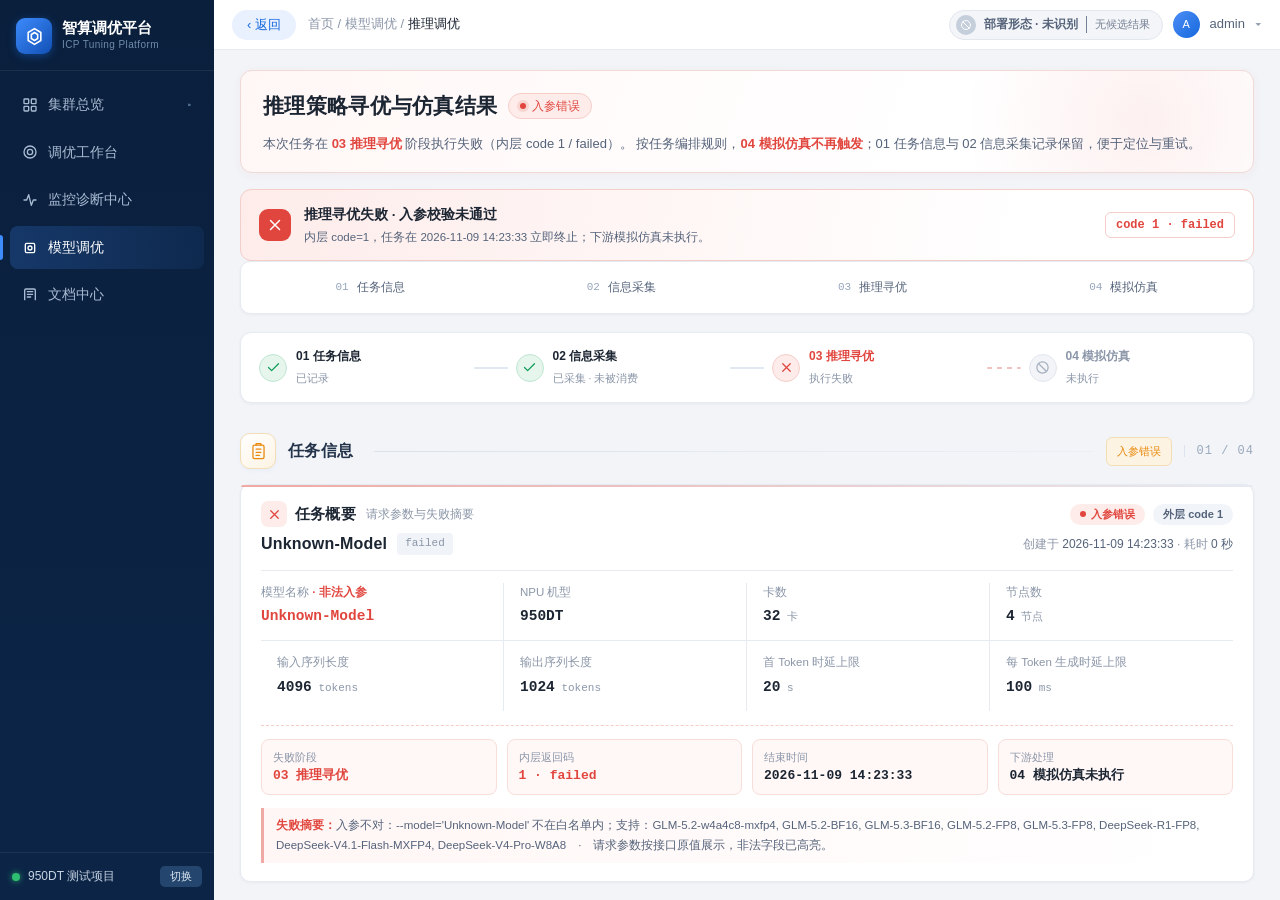
<file: ui-template/edit/推理寻优与仿真结果界面-报错版-寻优失败.html>
<!DOCTYPE html>
<html lang="zh-CN">
<head>
<meta charset="UTF-8">
<meta name="viewport" content="width=device-width, initial-scale=1.0">
<title>智算调优平台 · 推理策略寻优与仿真结果（报错版 · 寻优失败）</title>
<style>
  :root{
    --sidebar-bg:#0a1f3c; --sidebar-hover:#14304c;
    --primary:#1668dc; --primary-dark:#0e56c0; --primary-2:#3d8bfd;
    --bg:#f2f4f8; --card:#fff; --border:#e6eaf1;
    --text:#1c2532; --text-2:#55637a; --text-3:#8b96a8;
    --green:#0f9d58; --green-bg:#e6f6ec;
    --red:#e1463e; --red-bg:#fdecea; --red-line:#f5cdc9;
    --orange:#e8890c; --orange-bg:#fdf3e3; --orange-line:#f3ddb5;
    --blue-bg:#e9f1fe; --blue-line:#cfe0ff;
    --teal:#0d9488; --teal-bg:#e6f6f3;
    --radius:10px; --shadow:0 1px 3px rgba(28,37,50,.05);
    --shadow-hover:0 12px 28px rgba(28,37,50,.11);
    --mono:"SFMono-Regular",Consolas,"Liberation Mono",Menlo,monospace;
  }
  *{box-sizing:border-box;margin:0;padding:0;}
  html{-webkit-font-smoothing:antialiased;}
  body{font-family:"PingFang SC","Microsoft YaHei","Helvetica Neue","Segoe UI",Arial,sans-serif;
    background:var(--bg);color:var(--text);font-size:14px;line-height:1.6;}
  .num,.ov-cell .v,.err-code,.msg-pre,.mini-stat .v,.tl-time{font-family:var(--mono);font-variant-numeric:tabular-nums;}
  ::-webkit-scrollbar{width:9px;height:9px;}
  ::-webkit-scrollbar-thumb{background:#c9d2de;border-radius:5px;}
  ::-webkit-scrollbar-track{background:transparent;}

  /* 平台外壳 */
  .layout{display:flex;height:100vh;overflow:hidden;}
  .sidebar{width:214px;flex-shrink:0;display:flex;flex-direction:column;color:#c6d3e2;
    background:linear-gradient(180deg,#0a1f3c 0%,#0c2547 100%);}
  .logo{display:flex;align-items:center;gap:10px;padding:18px 16px 16px;border-bottom:1px solid rgba(255,255,255,.07);}
  .logo-icon{width:36px;height:36px;border-radius:9px;display:flex;align-items:center;justify-content:center;
    color:#fff;background:linear-gradient(135deg,#3d8bfd,#1250b5);box-shadow:0 2px 8px rgba(22,104,220,.45);}
  .logo-icon svg{width:19px;height:19px;}
  .logo-name{font-size:15px;font-weight:600;color:#fff;line-height:1.25;}
  .logo-sub{font-size:10px;color:#6f8cab;letter-spacing:.4px;}
  .menu{flex:1;padding:12px 10px;}
  .menu-item{display:flex;align-items:center;gap:10px;padding:11px 12px;border-radius:8px;cursor:pointer;
    font-size:13.5px;margin-bottom:4px;color:#a9bcd4;position:relative;transition:all .18s;}
  .menu-item svg{width:16px;height:16px;flex-shrink:0;}
  .menu-item:hover{background:#14304c;color:#e6eef7;}
  .menu-item.active{background:linear-gradient(90deg,rgba(61,139,253,.22),rgba(61,139,253,.08));color:#fff;font-weight:500;}
  .menu-item.active::before{content:"";position:absolute;left:-10px;top:9px;bottom:9px;width:3px;
    border-radius:0 3px 3px 0;background:#3d8bfd;}
  .menu-item .arrow{margin-left:auto;font-size:10px;color:#5f7ea3;}
  .space-bar{padding:13px 12px;border-top:1px solid rgba(255,255,255,.07);display:flex;align-items:center;gap:8px;}
  .space-dot{width:8px;height:8px;border-radius:50%;background:#2fbf71;flex-shrink:0;box-shadow:0 0 6px rgba(47,191,113,.8);}
  .space-name{font-size:12px;color:#c6d3e2;flex:1;white-space:nowrap;overflow:hidden;text-overflow:ellipsis;}
  .space-btn{background:#24466e;color:#dce7f2;border:none;border-radius:5px;font-size:11px;padding:3px 10px;cursor:pointer;}
  .main{flex:1;display:flex;flex-direction:column;min-width:0;}
  .topbar{height:50px;background:#fff;border-bottom:1px solid var(--border);display:flex;align-items:center;
    padding:0 18px;gap:12px;flex-shrink:0;}
  .btn-back{display:flex;align-items:center;gap:6px;background:var(--blue-bg);color:var(--primary);border:none;
    border-radius:17px;padding:6px 15px;font-size:13px;cursor:pointer;}
  .btn-back:hover{background:#d9e8fd;}
  .crumb{font-size:13px;color:var(--text-3);}
  .crumb b{color:var(--text);font-weight:500;}
  .topbar-right{margin-left:auto;display:flex;align-items:center;gap:10px;font-size:13px;color:var(--text-2);}
  .avatar{width:27px;height:27px;border-radius:50%;background:linear-gradient(135deg,#4d8ef7,#1668dc);color:#fff;
    display:flex;align-items:center;justify-content:center;font-size:11px;}
  .mode-badge{display:inline-flex;align-items:center;gap:8px;border-radius:20px;padding:4px 12px 4px 6px;
    font-size:12px;font-weight:600;border:1px solid #e2e7ee;background:#f3f5f8;color:var(--text-2);}
  .mode-badge .mb-ico{width:20px;height:20px;border-radius:50%;display:flex;align-items:center;justify-content:center;
    background:#c5cedb;color:#fff;}
  .mode-badge .mb-ico svg{width:12px;height:12px;}
  .mode-badge .mb-hint{font-size:10.5px;font-weight:400;opacity:.8;border-left:1px solid currentColor;padding-left:8px;}
  .content{flex:1;overflow-y:auto;padding:20px 26px 40px;}
  .content-inner{max-width:1240px;margin:0 auto;}

  /* 章节导航与标题 */
  .section-nav{display:flex;align-items:center;gap:5px;padding:6px;margin-bottom:18px;
    border:1px solid var(--border);border-radius:10px;background:#fff;box-shadow:var(--shadow);overflow-x:auto;}
  .section-nav a{flex:1;display:flex;align-items:center;justify-content:center;gap:8px;padding:10px 12px;
    border-radius:7px;color:var(--text-2);font-size:12px;text-decoration:none;white-space:nowrap;transition:background .15s,color .15s;}
  .section-nav a span{font:11px var(--mono);color:#97a6bc;}
  .section-nav a:hover,.section-nav a:focus-visible{background:#edf4ff;color:var(--primary);}
  .section-nav a:focus-visible{outline:2px solid #91baff;outline-offset:-2px;}
  .sec-conn{display:flex;align-items:center;gap:12px;min-height:46px;margin:25px 0 10px;scroll-margin-top:18px;}
  .sec-conn:first-of-type{margin-top:2px;}
  .sec-icon{display:flex;align-items:center;justify-content:center;width:36px;height:36px;flex-shrink:0;
    border:1px solid #d9e6f8;border-radius:10px;color:var(--primary);
    background:linear-gradient(145deg,#fff 0%,#eaf2ff 100%);box-shadow:0 2px 5px rgba(22,104,220,.04);}
  .sec-icon svg{width:19px;height:19px;}
  .sec-conn.failed .sec-icon{border-color:var(--red-line);color:var(--red);
    background:linear-gradient(145deg,#fff,#fdecea);}
  .sec-conn.warn .sec-icon{border-color:var(--orange-line);color:var(--orange);
    background:linear-gradient(145deg,#fff,#fdf3e3);}
  .sec-conn.skipped .sec-icon{border-color:#e2e7ee;color:#9aa6b6;
    background:linear-gradient(145deg,#fff,#f4f6f9);}
  .sec-heading{margin:0;font-size:16px;font-weight:600;line-height:1.4;letter-spacing:.4px;color:#24344b;}
  .sec-rule{flex:1;min-width:12px;height:1px;margin-left:8px;background:linear-gradient(90deg,#dbe2ed,rgba(219,226,237,.25));}
  .sec-extra{display:inline-flex;align-items:center;gap:5px;padding:5px 10px;border:1px solid #dcece5;
    border-radius:6px;background:#f4faf7;font-size:11px;color:var(--text-2);white-space:nowrap;}
  .sec-extra b{color:#16815a;font-weight:500;}
  .sec-extra.bad{border-color:var(--red-line);background:var(--red-bg);color:var(--red);}
  .sec-extra.bad b{color:var(--red);}
  .sec-extra.warnx{border-color:var(--orange-line);background:var(--orange-bg);color:var(--orange);}
  .sec-extra.warnx b{color:var(--orange);}
  .sec-extra.mute{border-color:#e2e7ee;background:#f6f8fb;color:var(--text-3);}
  .sec-extra.mute b{color:var(--text-3);}
  .sec-index{padding-left:12px;border-left:1px solid #dce3ee;color:#9aa8bc;font:500 12px/1 var(--mono);letter-spacing:1px;}

  /* 首部 */
  .hero{position:relative;overflow:hidden;border:1px solid #f0d9d6;border-radius:12px;padding:18px 22px 17px;
    background:linear-gradient(110deg,#fff7f6 0%,#fff 70%);box-shadow:0 2px 10px rgba(225,70,62,.05);}
  .hero::before{content:"";position:absolute;right:-70px;top:-130px;width:360px;height:360px;border-radius:50%;
    background:radial-gradient(circle,rgba(225,70,62,.08),rgba(225,70,62,0) 70%);pointer-events:none;}
  .hero>*{position:relative;z-index:1;}
  .hero-top{display:flex;align-items:center;gap:11px;flex-wrap:wrap;}
  .hero h1{font-size:21px;font-weight:700;letter-spacing:.3px;color:#1c2532;}
  .hero-tag{display:inline-flex;align-items:center;gap:6px;font-size:11.5px;border-radius:20px;padding:3px 11px;
    background:var(--red-bg);border:1px solid var(--red-line);color:var(--red);}
  .hero-tag .dot{width:6px;height:6px;border-radius:50%;background:var(--red);box-shadow:0 0 0 3px rgba(225,70,62,.14);}
  .hero-tag.empty{background:var(--orange-bg);border-color:var(--orange-line);color:var(--orange);}
  .hero-tag.empty .dot{background:var(--orange);box-shadow:0 0 0 3px rgba(232,137,12,.14);}
  .hero p{font-size:13px;line-height:1.8;color:var(--text-2);margin-top:9px;max-width:980px;}
  .hero p b{color:var(--red);font-weight:600;}
  .hero.empty-mode p b{color:var(--orange);}

  /* 失败横幅 */
  .alert-strip{display:flex;align-items:center;gap:13px;margin:16px 0 0;padding:13px 18px;border-radius:11px;
    border:1px solid var(--red-line);background:linear-gradient(100deg,#fdecea,#fff 78%);}
  .alert-strip.warn{border-color:var(--orange-line);background:linear-gradient(100deg,#fdf3e3,#fff 78%);}
  .alert-ico{width:32px;height:32px;border-radius:9px;flex-shrink:0;display:flex;align-items:center;justify-content:center;
    background:var(--red);color:#fff;}
  .alert-strip.warn .alert-ico{background:var(--orange);}
  .alert-ico svg{width:18px;height:18px;}
  .alert-body{min-width:0;flex:1;}
  .alert-body b{font-size:13.5px;font-weight:700;color:var(--text);}
  .alert-body p{font-size:11.5px;color:var(--text-2);margin-top:2px;line-height:1.65;}
  .alert-code{font:700 12px/1 var(--mono);color:var(--red);border:1px solid var(--red-line);
    background:#fff;border-radius:6px;padding:6px 10px;white-space:nowrap;}
  .alert-strip.warn .alert-code{color:var(--orange);border-color:var(--orange-line);}

  /* 阶段状态条 */
  .pipeline{display:flex;align-items:stretch;gap:0;margin:16px 0 2px;padding:14px 18px;
    border:1px solid var(--border);border-radius:11px;background:#fff;box-shadow:var(--shadow);overflow-x:auto;}
  .pl-item{display:flex;align-items:center;gap:9px;flex:1;min-width:150px;}
  .pl-ico{width:28px;height:28px;border-radius:50%;flex-shrink:0;display:flex;align-items:center;justify-content:center;
    font-size:13px;font-weight:700;background:var(--green-bg);color:var(--green);border:1px solid #bfe6d2;}
  .pl-ico svg{width:15px;height:15px;}
  .pl-item.failed .pl-ico{background:var(--red-bg);color:var(--red);border-color:var(--red-line);}
  .pl-item.warn .pl-ico{background:var(--orange-bg);color:var(--orange);border-color:var(--orange-line);}
  .pl-item.skipped .pl-ico{background:#f2f4f8;color:#a7b1c0;border-color:#e2e7ee;}
  .pl-txt b{display:block;font-size:12px;font-weight:700;color:var(--text);white-space:nowrap;}
  .pl-txt small{font-size:10.5px;color:var(--text-3);white-space:nowrap;}
  .pl-item.failed .pl-txt b{color:var(--red);}
  .pl-item.warn .pl-txt b{color:var(--orange);}
  .pl-item.skipped .pl-txt b{color:var(--text-3);}
  .pl-line{flex:0 0 34px;height:2px;align-self:center;margin:0 8px;background:#dfe7f0;border-radius:2px;}
  .pl-line.broken{background:repeating-linear-gradient(90deg,#f0c3bf 0 5px,transparent 5px 10px);}

  /* 通用卡片 */
  .card{position:relative;background:var(--card);border:1px solid var(--border);border-radius:var(--radius);
    padding:16px 20px 18px;box-shadow:var(--shadow);margin-bottom:12px;transition:transform .2s,box-shadow .2s,border-color .2s;}
  .card::before{content:"";position:absolute;left:0;right:0;top:0;height:2px;border-radius:var(--radius) var(--radius) 0 0;
    background:linear-gradient(90deg,#9dc3f5,#e6eaf1);}
  .card.tone-red::before{background:linear-gradient(90deg,#f0a9a4,#e6eaf1);}
  .card.tone-orange::before{background:linear-gradient(90deg,#f0c079,#e6eaf1);}
  .card.tone-gray::before{background:linear-gradient(90deg,#d9dfe8,#eef1f6);}
  .card:hover{transform:translateY(-2px);box-shadow:var(--shadow-hover);border-color:#d6e0ee;}
  .card-head{display:flex;align-items:center;gap:10px;flex-wrap:wrap;margin-bottom:4px;}
  .card-title{font-size:14.5px;font-weight:700;letter-spacing:.2px;display:flex;align-items:center;gap:8px;}
  .card-title .ico{width:26px;height:26px;border-radius:7px;display:inline-flex;align-items:center;justify-content:center;
    background:var(--blue-bg);color:var(--primary);}
  .card-title .ico svg{width:15px;height:15px;}
  .card-title.red .ico{background:var(--red-bg);color:var(--red);}
  .card-title.orange .ico{background:var(--orange-bg);color:var(--orange);}
  .card-title.teal .ico{background:var(--teal-bg);color:var(--teal);}
  .card-sub{font-size:11.5px;color:var(--text-3);}
  .card-right{margin-left:auto;display:flex;align-items:center;gap:8px;flex-wrap:wrap;}
  .tag{display:inline-flex;align-items:center;gap:5px;font-size:11px;border-radius:20px;padding:2px 10px;font-weight:600;flex-shrink:0;}
  .tag::before{content:"";width:6px;height:6px;border-radius:50%;background:currentColor;}
  .tag.ok{background:var(--green-bg);color:var(--green);}
  .tag.info{background:var(--blue-bg);color:var(--primary-dark);}
  .tag.red{background:var(--red-bg);color:var(--red);}
  .tag.orange{background:var(--orange-bg);color:var(--orange);}
  .tag.ghost{background:#f1f4f9;color:var(--text-2);}
  .tag.ghost::before{display:none;}
  .note{font-size:11.5px;color:var(--text-2);line-height:1.75;margin:2px 0 13px;
    background:linear-gradient(90deg,#f6f9ff,rgba(246,249,255,0));border-left:3px solid #c9dcfb;
    padding:7px 12px;border-radius:0 6px 6px 0;}
  .note b{color:var(--primary-dark);font-weight:600;}
  .note.red{background:linear-gradient(90deg,#fff6f5,rgba(255,246,245,0));border-left-color:#f0a9a4;}
  .note.red b{color:var(--red);}
  .note.orange{background:linear-gradient(90deg,#fffaf2,rgba(255,250,242,0));border-left-color:#f0c079;}
  .note.orange b{color:var(--orange);}
  .group-head{display:flex;align-items:center;gap:9px;margin:18px 0 10px;}
  .group-head .dot{width:7px;height:7px;border-radius:2px;background:var(--primary);flex-shrink:0;}
  .group-head.red .dot{background:var(--red);}
  .group-head.orange .dot{background:var(--orange);}
  .group-head .t{font-size:12.5px;font-weight:700;white-space:nowrap;}
  .group-head .rule{flex:1;height:1px;background:#eef1f6;}

  /* 任务信息 */
  .ov-top{display:flex;align-items:center;gap:10px;flex-wrap:wrap;}
  .ov-model{font-size:16px;font-weight:600;letter-spacing:.2px;}
  .ov-id{font-family:var(--mono);font-size:11px;color:var(--text-3);background:#f0f3f7;border-radius:4px;padding:2px 8px;}
  .ov-cost{margin-left:auto;font-size:12px;color:var(--text-3);}
  .ov-cost b{color:var(--text-2);font-weight:500;}
  .ov-specs{display:grid;grid-template-columns:repeat(4,1fr);margin-top:13px;padding-top:12px;border-top:1px solid var(--border);}
  .ov-cell{padding:0 16px 12px;border-right:1px solid var(--border);min-width:0;}
  .ov-cell:nth-child(4n){border-right:none;}
  .ov-cell:nth-child(n+5){padding-top:12px;border-top:1px solid var(--border);}
  .ov-cell:nth-child(1){padding-left:0;}
  .ov-cell .k{font-size:11.5px;color:var(--text-3);margin-bottom:4px;}
  .ov-cell .v{font-size:14.5px;font-weight:600;white-space:nowrap;overflow:hidden;text-overflow:ellipsis;}
  .ov-cell .v small{font-size:11px;font-weight:400;color:var(--text-3);font-family:inherit;}
  .ov-cell.invalid .v{color:var(--red);}
  .ov-cell.invalid .k::after{content:" · 非法入参";color:var(--red);font-weight:600;}
  .fail-summary{display:grid;grid-template-columns:repeat(4,1fr);gap:10px;margin-top:14px;
    padding-top:13px;border-top:1px dashed var(--red-line);}
  .mini-stat{background:#fff8f7;border:1px solid #f7ded9;border-radius:8px;padding:9px 11px;}
  .mini-stat .k{font-size:10.5px;color:var(--text-3);}
  .mini-stat .v{font-size:13px;font-weight:700;color:var(--text);line-height:1.5;}
  .mini-stat .v.bad{color:var(--red);}

  /* 采集信息 */
  .hw-grid{display:grid;grid-template-columns:repeat(4,1fr);gap:11px;}
  .hw-group{background:linear-gradient(180deg,#fbfcfe,#fff);border:1px solid var(--border);border-radius:10px;
    padding:12px 13px;transition:transform .2s,box-shadow .2s;}
  .hw-group:hover{transform:translateY(-2px);box-shadow:0 8px 18px rgba(28,37,50,.09);}
  .hw-head{display:flex;align-items:center;gap:8px;margin-bottom:9px;}
  .hw-ico{width:27px;height:27px;border-radius:7px;background:#f1f4f8;color:#8b96a8;
    display:flex;align-items:center;justify-content:center;flex-shrink:0;}
  .hw-ico svg{width:14px;height:14px;}
  .hw-name{font-size:12.5px;font-weight:700;}
  .hw-cnt{font-size:10px;color:var(--text-3);margin-left:auto;font-family:var(--mono);}
  .hw-items{display:flex;flex-direction:column;gap:5px;}
  .hw-item{display:flex;align-items:center;gap:7px;background:#fff;border:1px solid #eef2f8;
    border-radius:6px;padding:5px 8px;min-width:0;}
  .hw-item .tick{color:var(--green);flex-shrink:0;}
  .hw-item .tick svg{width:12px;height:12px;display:block;}
  .hw-item .cn{font-size:11px;font-weight:600;white-space:nowrap;overflow:hidden;text-overflow:ellipsis;}

  /* 错误主卡 */
  .error-hero{display:flex;align-items:center;gap:16px;padding:16px 18px;border-radius:11px;
    border:1px solid var(--red-line);background:linear-gradient(105deg,#fdecea,#fff 72%);}
  .error-hero.warn{border-color:var(--orange-line);background:linear-gradient(105deg,#fdf3e3,#fff 72%);}
  .err-icon{width:46px;height:46px;border-radius:12px;flex-shrink:0;display:flex;align-items:center;justify-content:center;
    background:var(--red);color:#fff;box-shadow:0 6px 16px rgba(225,70,62,.22);}
  .error-hero.warn .err-icon{background:var(--orange);box-shadow:0 6px 16px rgba(232,137,12,.22);}
  .err-icon svg{width:24px;height:24px;}
  .err-main{min-width:0;flex:1;}
  .err-title{font-size:15px;font-weight:700;color:var(--text);}
  .err-desc{font-size:11.5px;color:var(--text-2);margin-top:3px;line-height:1.6;}
  .err-code{font-size:20px;font-weight:800;color:var(--red);border:1px solid var(--red-line);background:#fff;
    border-radius:9px;padding:6px 14px;white-space:nowrap;}
  .error-hero.warn .err-code{color:var(--orange);border-color:var(--orange-line);}
  .err-code small{display:block;font-size:9.5px;font-weight:500;color:var(--text-3);text-align:center;letter-spacing:.5px;}
  .msg-box{margin-top:13px;border:1px solid var(--border);border-radius:9px;overflow:hidden;}
  .msg-head{display:flex;align-items:center;gap:8px;padding:7px 12px;background:#f6f8fc;border-bottom:1px solid var(--border);
    font-size:11px;font-weight:700;color:var(--text-2);}
  .msg-head .dot{width:6px;height:6px;border-radius:50%;background:var(--red);}
  .msg-pre{margin:0;padding:12px 14px;background:#fff;color:#8a3540;font-size:11.5px;line-height:1.75;
    white-space:pre-wrap;word-break:break-word;}
  .error-hero.warn~.msg-box .msg-pre{color:#8a5a16;}
  .two-col{display:grid;grid-template-columns:1fr 1fr;gap:12px;margin-top:13px;}
  .panel{border:1px solid var(--border);border-radius:10px;background:#fff;padding:13px 15px;}
  .panel-title{font-size:12px;font-weight:700;color:var(--text);display:flex;align-items:center;gap:7px;margin-bottom:10px;}
  .panel-title .ico{width:22px;height:22px;border-radius:6px;display:inline-flex;align-items:center;justify-content:center;
    background:var(--red-bg);color:var(--red);}
  .panel-title .ico svg{width:13px;height:13px;}
  .panel-title.orange .ico{background:var(--orange-bg);color:var(--orange);}
  .panel-title.blue .ico{background:var(--blue-bg);color:var(--primary);}
  .kv-line{display:flex;align-items:flex-start;gap:10px;font-size:11.5px;padding:5px 0;border-bottom:1px dashed #eef1f6;}
  .kv-line:last-child{border-bottom:0;}
  .kv-line .k{color:var(--text-3);flex:0 0 88px;}
  .kv-line .v{color:var(--text);font-weight:600;word-break:break-all;}
  .kv-line .v.bad{color:var(--red);font-family:var(--mono);font-size:11px;}
  .chip-wrap{display:flex;flex-wrap:wrap;gap:6px;}
  .chip{font:10.5px/1.5 var(--mono);border-radius:6px;padding:3px 9px;border:1px solid var(--border);
    background:#f8fafc;color:var(--text-2);}
  .chip.bad{background:var(--red-bg);border-color:var(--red-line);color:var(--red);font-weight:700;}
  .chip.good{background:var(--green-bg);border-color:#bfe6d2;color:var(--green);}
  .suggest{list-style:none;display:flex;flex-direction:column;gap:8px;}
  .suggest li{display:flex;gap:9px;font-size:11.5px;color:var(--text-2);line-height:1.65;}
  .suggest .n{width:18px;height:18px;border-radius:50%;flex-shrink:0;display:flex;align-items:center;justify-content:center;
    background:var(--blue-bg);color:var(--primary-dark);font:700 10px/1 var(--mono);margin-top:2px;}
  .suggest b{color:var(--text);font-weight:600;}

  /* 时间线 */
  .timeline{display:flex;align-items:center;gap:0;margin-top:13px;padding:12px 14px;
    border:1px dashed var(--border);border-radius:9px;background:#fbfcfe;flex-wrap:wrap;}
  .tl-item{flex:1;min-width:130px;}
  .tl-item .k{font-size:10.5px;color:var(--text-3);}
  .tl-time{font-size:12px;font-weight:600;color:var(--text);margin-top:2px;}
  .tl-arrow{color:#b7c2d2;font-size:13px;padding:0 10px;}
  .tl-note{width:100%;font-size:10.5px;color:var(--text-3);margin-top:9px;padding-top:8px;border-top:1px dashed var(--border);}

  /* 流程中断 / 空结果 */
  .flow-break{display:flex;align-items:center;gap:8px;margin-top:13px;flex-wrap:wrap;}
  .flow-node{flex:1;min-width:130px;text-align:center;border:1px solid var(--border);border-radius:8px;
    padding:9px 10px;background:#fff;font-size:11px;color:var(--text-2);}
  .flow-node.stop{border-color:var(--red-line);background:var(--red-bg);color:var(--red);font-weight:700;}
  .flow-node.off{background:#f7f8fa;color:#a7b1c0;border-style:dashed;}
  .flow-node b{display:block;font-size:11.5px;font-weight:700;margin-bottom:2px;}
  .flow-arrow{color:#c2cbd8;font-size:13px;}
  .empty-results{display:grid;grid-template-columns:1fr 1fr;gap:12px;margin-top:13px;}
  .empty-box{border:1px dashed #d8dfe9;border-radius:10px;background:#fafbfd;padding:16px;text-align:center;}
  .empty-box svg{width:24px;height:24px;color:#b6c0cd;}
  .empty-box b{display:block;font-size:12px;font-weight:700;color:var(--text-2);margin-top:7px;}
  .empty-box p{font-size:10.5px;color:var(--text-3);margin-top:4px;}

  /* 04 未执行 */
  .skipped-card{border:1px dashed #d4dbe5;border-radius:12px;background:
    repeating-linear-gradient(135deg,#fbfcfe 0 12px,#f8fafc 12px 24px);
    padding:26px 22px;text-align:center;}
  .skipped-ico{width:52px;height:52px;border-radius:14px;margin:0 auto 12px;display:flex;align-items:center;justify-content:center;
    background:#eef1f6;color:#9aa6b6;border:1px solid #dfe5ed;}
  .skipped-ico svg{width:26px;height:26px;}
  .skipped-card h3{font-size:15px;font-weight:700;color:var(--text-2);}
  .skipped-card p{font-size:12px;color:var(--text-3);line-height:1.8;margin-top:7px;max-width:680px;margin-left:auto;margin-right:auto;}
  .skipped-chain{display:flex;align-items:center;gap:8px;margin:20px auto 0;max-width:860px;flex-wrap:wrap;justify-content:center;}
  .sk-chain-node{flex:1;min-width:140px;border:1px dashed #dce2eb;border-radius:8px;background:rgba(255,255,255,.75);
    padding:10px 12px;font-size:11px;color:#a2adbc;}
  .sk-chain-node b{display:block;font-size:11.5px;font-weight:700;color:#9aa6b6;margin-bottom:2px;}
  .sk-chain-arrow{color:#c8d0dc;font-size:12px;}
  .skipped-foot{margin-top:18px;display:flex;align-items:center;justify-content:center;gap:10px;flex-wrap:wrap;}
  .pill{font-size:11px;border-radius:20px;padding:4px 12px;border:1px solid #e2e7ee;background:#fff;color:var(--text-3);}
  .btn-disabled{display:inline-flex;align-items:center;gap:6px;border:1px solid #e2e7ee;background:#f4f6f9;
    color:#a7b1c0;border-radius:7px;padding:6px 13px;font-size:11.5px;font-weight:600;cursor:not-allowed;}
  .btn-disabled svg{width:13px;height:13px;}

  /* 页脚 */
  .btn{display:inline-flex;align-items:center;gap:6px;border:1px solid var(--border);background:#fff;color:var(--text-2);
    border-radius:7px;padding:5px 11px;font-size:11.5px;font-weight:600;cursor:pointer;transition:all .18s;text-decoration:none;}
  .btn svg{width:13px;height:13px;}
  .btn:hover{border-color:#c9d9f2;color:var(--primary-dark);background:#f6f9ff;}
  .btn.primary{background:var(--primary);border-color:var(--primary);color:#fff;}
  .btn.primary:hover{background:var(--primary-dark);color:#fff;}
  .footer{margin-top:18px;padding:14px 17px;border:1px dashed #d7e0ee;border-radius:11px;background:rgba(255,255,255,.65);
    display:flex;align-items:center;gap:12px;flex-wrap:wrap;font-size:11px;color:var(--text-3);}
  .footer .demo{display:flex;align-items:center;gap:6px;}
  .footer .demo .lb{font-weight:600;color:var(--text-2);}
  .demo-btn{border:1px solid var(--border);background:#fff;border-radius:16px;padding:3px 12px;font-size:11px;
    color:var(--text-2);cursor:pointer;transition:all .18s;}
  .demo-btn:hover{border-color:#c9d9f2;color:var(--primary-dark);}
  .demo-btn.active{background:var(--red);border-color:var(--red);color:#fff;font-weight:600;}
  .footer .spacer{flex:1;}

  @media(max-width:1080px){.hw-grid{grid-template-columns:repeat(2,1fr);}.two-col,.empty-results{grid-template-columns:1fr;}}
  @media(max-width:860px){
    .sidebar{display:none;}.content{padding:16px 14px 32px;}
    .ov-specs,.fail-summary{grid-template-columns:repeat(2,1fr);}
    .ov-cell:nth-child(4n){border-right:1px solid var(--border);}
    .ov-cell:nth-child(2n){border-right:none;}
    .ov-cell:nth-child(n+3){padding-top:12px;border-top:1px solid var(--border);}
    .sec-extra,.sec-index{display:none;}.crumb{display:none;}
  }
  @media(max-width:520px){.hw-grid,.fail-summary{grid-template-columns:1fr;}.hero h1{font-size:18px;}.card{padding:15px 14px 17px;}}
  @media(prefers-reduced-motion:reduce){*{transition:none!important;animation:none!important;}}
  @media print{.sidebar,.topbar,.footer,.section-nav{display:none!important;}.layout{display:block;height:auto;overflow:visible;}
    .content{overflow:visible;padding:0;}.card{box-shadow:none;break-inside:avoid;}}
</style>
</head>
<body>
<div class="layout">
  <aside class="sidebar">
    <div class="logo"><div class="logo-icon" id="logoIcon"></div>
      <div><div class="logo-name">智算调优平台</div><div class="logo-sub">ICP Tuning Platform</div></div></div>
    <nav class="menu" id="sideMenu"></nav>
    <div class="space-bar"><span class="space-dot"></span><span class="space-name">950DT 测试项目</span>
      <button class="space-btn" type="button">切换</button></div>
  </aside>
  <div class="main">
    <header class="topbar">
      <button class="btn-back" type="button" onclick="history.length>1?history.back():void 0">‹ 返回</button>
      <span class="crumb">首页 / 模型调优 / <b>推理调优</b></span>
      <div class="topbar-right"><span id="modeBadge"></span>
        <span class="avatar">A</span><span>admin</span><span style="color:var(--text-3)">▾</span></div>
    </header>
    <main class="content"><div class="content-inner">
      <div id="hero"></div>
      <div id="alert"></div>
      <div class="detail" id="detailArea"></div>
      <div id="footer"></div>
    </div></main>
  </div>
</div>

<script>
/* =====================================================================
   报错版 A · 推理寻优失败（下游模拟仿真不执行）
   覆盖两种响应：
     code=1 / status=failed  → 入参错误导致执行失败
     code=3 / status=empty   → 寻优结果为空（未找到满足 SLO 的策略）
   页脚可切换两种示例；真实接入可注入 window.INFER_OPT_RESULT。
   ===================================================================== */

/* ==================== 1. 报错响应示例 ==================== */
const ERR_INPUT = {
  "code": 1, "status": "failed",
  "message": "入参不对：--model='Unknown-Model' 不在白名单内；支持：GLM-5.2-w4a4c8-mxfp4, GLM-5.2-BF16, GLM-5.3-BF16, GLM-5.2-FP8, GLM-5.3-FP8, DeepSeek-R1-FP8, DeepSeek-V4.1-Flash-MXFP4, DeepSeek-V4-Pro-W8A8",
  "common": { "infer_strategy_npu": {
    "code": 1, "status": "failed",
    "message": "入参不对：--model='Unknown-Model' 不在白名单内；支持：GLM-5.2-w4a4c8-mxfp4, GLM-5.2-BF16, GLM-5.3-BF16, GLM-5.2-FP8, GLM-5.3-FP8, DeepSeek-R1-FP8, DeepSeek-V4.1-Flash-MXFP4, DeepSeek-V4-Pro-W8A8",
    "data": {
      "created_at": "2026-11-09T14:23:33+08:00",
      "started_at": "2026-11-09T14:23:33+08:00",
      "finished_at": "2026-11-09T14:23:33+08:00",
      "request": {
        "model": "Unknown-Model", "device": "950DT", "num_devices": 32, "num_nodes": 4,
        "input_length": 4096, "output_length": 1024, "ttft_limit": 20.0, "tpot_limit": 100,
        "serving_modes": 0, "quantize-linear-action": null, "quantize-non-expert-linear-action": null,
        "mxfp4-group-size": "32", "quantize-attention-action": null, "topk": 1
      },
      "result": { "agg": {}, "disagg": {} }
    }
  }}
};
const ERR_EMPTY = {
  "code": 0, "status": "success", "message": "寻优任务完成（无结果）",
  "common": { "infer_strategy_npu": {
    "code": 3, "status": "empty", "message": "未找到满足 SLO 的部署策略",
    "data": {
      "created_at": "2026-11-09T14:23:33+08:00",
      "started_at": "2026-11-09T14:23:33+08:00",
      "finished_at": "2026-11-09T14:23:46+08:00",
      "request": {
        "model": "DeepSeek-V4.1-Flash-MXFP4", "device": "950DT", "num_devices": 8, "num_nodes": 1,
        "input_length": 4096, "output_length": 1024, "ttft_limit": 20.0, "tpot_limit": 100,
        "serving_modes": 1, "quantize-linear-action": "MXFP4", "quantize-non-expert-linear-action": "FP8",
        "mxfp4-group-size": "32", "quantize-attention-action": "DISABLED", "topk": 1
      },
      "result": { "agg": {}, "disagg": {} }
    }
  }}
};
const DEMO = { input: ERR_INPUT, empty: ERR_EMPTY };
const KIND_META = {
  input: { label:"入参错误", type:"执行失败", tone:"red", css:"", codeWord:"code 1" },
  empty: { label:"寻优无结果", type:"结果为空", tone:"orange", css:"warn", codeWord:"code 3" }
};

/* ==================== 2. 采集信息 ==================== */
const COLLECT = [
  ["单台机器内卡间", ["节点内卡间带宽","节点内卡间时延"]],
  ["机器间传输", ["跨节点带宽","跨节点时延"]],
  ["CPU", ["CPU 容量","CPU 传输带宽","CPU 传输时延"]],
  ["NPU", ["NPU 容量","NPU 带宽","NPU 时延","NPU 利用率"]]
];

/* ==================== 3. 图标 ==================== */
const ICON = {
  logo:'<path d="M12 2l8 5v10l-8 5-8-5V7z"/><path d="M12 7l4 2.5v5L12 17l-4-2.5v-5z"/>',
  grid:'<rect x="3" y="3" width="7" height="7" rx="1"/><rect x="14" y="3" width="7" height="7" rx="1"/><rect x="3" y="14" width="7" height="7" rx="1"/><rect x="14" y="14" width="7" height="7" rx="1"/>',
  target:'<circle cx="12" cy="12" r="9"/><circle cx="12" cy="12" r="4"/>',
  pulse:'<path d="M3 12h4l3-8 4 16 3-8h4"/>',
  chip:'<rect x="5" y="5" width="14" height="14" rx="2"/><circle cx="12" cy="12" r="3"/>',
  doc:'<path d="M4 19V5a2 2 0 0 1 2-2h12a2 2 0 0 1 2 2v14"/><path d="M8 7h8M8 11h8M8 15h5"/>',
  check:'<path d="M20 6L9 17l-5-5"/>',
  warn:'<path d="M12 3L2 20h20L12 3z"/><path d="M12 9v5M12 17h.01"/>',
  x:'<path d="M18 6L6 18M6 6l12 12"/>',
  ban:'<circle cx="12" cy="12" r="9"/><path d="M5.6 5.6l12.8 12.8"/>',
  info:'<circle cx="12" cy="12" r="9"/><path d="M12 11v5M12 8h.01"/>',
  server:'<rect x="3" y="4" width="18" height="7" rx="2"/><rect x="3" y="13" width="18" height="7" rx="2"/><path d="M7 7.5h.01M7 16.5h.01"/>',
  database:'<ellipse cx="12" cy="5" rx="8" ry="3"/><path d="M4 5v14c0 1.7 3.6 3 8 3s8-1.3 8-3V5"/><path d="M4 12c0 1.7 3.6 3 8 3s8-1.3 8-3"/>',
  split:'<path d="M4 6h6l4 6h6"/><path d="M4 18h6l4-6"/><path d="M18 9l3 3-3 3"/>',
  search:'<circle cx="11" cy="11" r="7"/><path d="M16 16l5 5"/>',
  clock:'<circle cx="12" cy="12" r="9"/><path d="M12 7v5l3 2"/>',
  inbox:'<path d="M3 12h5l2 3h4l2-3h5"/><path d="M5 5h14l2 7v7H3v-7z"/>',
  print:'<path d="M6 9V3h12v6"/><rect x="6" y="14" width="12" height="8"/><path d="M6 18H4a2 2 0 0 1-2-2v-5a2 2 0 0 1 2-2h16a2 2 0 0 1 2 2v5a2 2 0 0 1-2 2h-2"/>',
  activity:'<path d="M3 3v18h18"/><path d="M7 15l4-5 3 3 5-7"/>'
};
const icon = (name,size) => `<svg viewBox="0 0 24 24" fill="none" stroke="currentColor" stroke-width="2" stroke-linecap="round" stroke-linejoin="round"${size?` width="${size}" height="${size}"`:""}>${ICON[name]||ICON.info}</svg>`;
const SEC_ICON = {
  "01":'<rect x="5" y="4" width="14" height="17" rx="2"/><path d="M9 4V2h6v2M9 9h6M9 13h6M9 17h4"/>',
  "02":'<rect x="3" y="3" width="18" height="6" rx="2"/><rect x="3" y="15" width="18" height="6" rx="2"/><path d="M7 6h.01M7 18h.01M12 9v6M10 12h4"/>',
  "03":'<path d="M8 3h8v5a4 4 0 0 1-8 0V3ZM8 5H4v2a4 4 0 0 0 4 4M16 5h4v2a4 4 0 0 1-4 4M12 12v5M8 21h8M9 17h6v4"/>',
  "04":'<path d="M4 3v17h17M8 16v-5M13 16V7M18 16v-3"/>'
};

/* ==================== 4. 工具 ==================== */
const esc = s => String(s).replace(/&/g,"&amp;").replace(/</g,"&lt;").replace(/>/g,"&gt;").replace(/"/g,"&quot;");
const timeText = s => s ? String(s).replace("T"," ").replace(/\+08:00/,"") : "—";
function durationText(a,b){
  const d = new Date(b) - new Date(a);
  if (!isFinite(d) || d < 0) return "—";
  const m = Math.floor(d/60000), s = Math.round((d%60000)/1000);
  return m>0 ? `${m} 分 ${s} 秒` : `${s} 秒`;
}
const showVal = v => (v === null || v === undefined) ? "未配置" : String(v);

/* ==================== 5. 解析报错响应 ==================== */
function readError(resp){
  const outer = resp || {}, node = (outer.common||{}).infer_strategy_npu || {};
  const d = node.data || {};
  const code = Number(node.code);
  const kind = code === 3 || node.status === "empty" ? "empty" : "input";
  const msg = node.message || outer.message || "未知错误";
  const white = (msg.match(/支持：(.+)$/)||[])[1];
  const whitelist = white ? white.split(",").map(s=>s.trim()).filter(Boolean) : [];
  const badModel = (msg.match(/--model='([^']+)'/)||[])[1] || "";
  return {
    kind, code, status: node.status || "failed", message: msg,
    outer: { code: outer.code, status: outer.status, message: outer.message },
    request: d.request || {}, times: { created:d.created_at, started:d.started_at, finished:d.finished_at },
    result: d.result || {}, whitelist, badModel,
    hasCandidates: !!((d.result||{}).agg||{}).candidates?.length || !!((d.result||{}).disagg||{}).candidates?.length
  };
}

/* ==================== 6. 公共片段 ==================== */
const SECTIONS = ["任务信息","信息采集","推理寻优","模拟仿真"];
function sectionNavHtml(){
  return `<nav class="section-nav" aria-label="页面章节导航">${SECTIONS.map((name,i)=>
    `<a href="#section-0${i+1}"><span>0${i+1}</span>${name}</a>`).join("")}</nav>`;
}
function secConn(no,name,extra,state){
  return `<div class="sec-conn ${state||""}" id="section-${no}">
    <span class="sec-icon" aria-hidden="true"><svg viewBox="0 0 24 24" fill="none" stroke="currentColor" stroke-width="1.6" stroke-linecap="round" stroke-linejoin="round">${SEC_ICON[no]}</svg></span>
    <h2 class="sec-heading">${esc(name)}</h2><span class="sec-rule" aria-hidden="true"></span>
    ${extra?`<span class="sec-extra ${state==="failed"?"bad":state==="warn"?"warnx":state==="skipped"?"mute":""}">${extra}</span>`:""}
    <span class="sec-index" aria-hidden="true">${no} / 04</span></div>`;
}
function cardHead(title,sub,right,tone){
  return `<div class="card-head"><span class="card-title ${tone||""}"><span class="ico">${icon(tone==="red"?"x":tone==="orange"?"warn":tone==="teal"?"activity":"chip")}</span>${esc(title)}</span>
    ${sub?`<span class="card-sub">${esc(sub)}</span>`:""}${right?`<span class="card-right">${right}</span>`:""}</div>`;
}
function groupHead(title,tone){
  return `<div class="group-head ${tone||""}"><span class="dot"></span><span class="t">${esc(title)}</span><span class="rule"></span></div>`;
}

/* ==================== 7. 首部 / 横幅 / 阶段状态 ==================== */
function heroHtml(e){
  const m = KIND_META[e.kind];
  return `<section class="hero ${e.kind==="empty"?"empty-mode":""}">
    <div class="hero-top"><h1>推理策略寻优与仿真结果</h1>
      <span class="hero-tag ${e.kind==="empty"?"empty":""}"><span class="dot"></span>${esc(m.label)}</span></div>
    <p>本次任务在 <b>03 推理寻优</b> 阶段${e.kind==="input"?"执行失败":"未产出候选策略"}（内层 ${esc(m.codeWord)} / ${esc(e.status)}）。
      按任务编排规则，<b>04 模拟仿真不再触发</b>；01 任务信息与 02 信息采集记录保留，便于定位与重试。</p></section>`;
}
function alertHtml(e){
  const m = KIND_META[e.kind];
  const title = e.kind === "input" ? "推理寻优失败 · 入参校验未通过" : "推理寻优完成 · 未找到满足 SLO 的部署策略";
  const desc = e.kind === "input"
    ? `内层 code=${esc(e.code)}，任务在 ${esc(timeText(e.times.finished))} 立即终止；下游模拟仿真未执行。`
    : `内层 code=${esc(e.code)}，策略空间搜索完成但候选数为 0；下游模拟仿真不执行。`;
  return `<div class="alert-strip ${m.css}"><span class="alert-ico">${icon(e.kind==="input"?"x":"warn")}</span>
    <div class="alert-body"><b>${esc(title)}</b><p>${desc}</p></div>
    <span class="alert-code">${esc(m.codeWord)} · ${esc(e.status)}</span></div>`;
}
function pipelineHtml(e){
  const item = (no,name,state,text) => `<div class="pl-item ${state}"><span class="pl-ico">${icon(state==="done"?"check":state==="failed"||state==="warn"?"x":"ban")}</span>
    <div class="pl-txt"><b>${no} ${esc(name)}</b><small>${esc(text)}</small></div></div>`;
  return `<div class="pipeline">
    ${item("01","任务信息","done","已记录")}<span class="pl-line"></span>
    ${item("02","信息采集","done","已采集 · 未被消费")}<span class="pl-line"></span>
    ${item("03","推理寻优",e.kind==="input"?"failed":"warn",e.kind==="input"?"执行失败":"无结果")}<span class="pl-line broken"></span>
    ${item("04","模拟仿真","skipped","未执行")}</div>`;
}
function modeBadgeHtml(){
  return `<span class="mode-badge"><span class="mb-ico">${icon("ban")}</span>
    <span>部署形态 · 未识别</span><span class="mb-hint">无候选结果</span></span>`;
}

/* ==================== 8. 01 任务信息（报错态） ==================== */
function overviewHtml(e){
  const r = e.request, m = KIND_META[e.kind];
  const cell = (label,value,unit,invalid) => `<div class="ov-cell ${invalid?"invalid":""}"><div class="k">${esc(label)}</div>
    <div class="v">${esc(showVal(value))}${unit?`<small> ${esc(unit)}</small>`:""}</div></div>`;
  const cost = durationText(e.times.started,e.times.finished);
  return `<div class="card tone-${m.tone==="red"?"red":"orange"}">
    ${cardHead("任务概要","请求参数与失败摘要",
      `<span class="tag ${m.tone==="red"?"red":"orange"}">${esc(m.label)}</span>
       <span class="tag ghost">外层 code ${esc(e.outer.code)}</span>`,m.tone==="red"?"red":"orange")}
    <div class="ov-top"><span class="ov-model">${esc(showVal(r.model))}</span>
      <span class="ov-id">${esc(e.status)}</span>
      <span class="ov-cost">创建于 <b>${esc(timeText(e.times.created))}</b> · 耗时 <b>${esc(cost)}</b></span></div>
    <div class="ov-specs">
      ${cell("模型名称",r.model,"",e.kind==="input"&&!!e.badModel)}
      ${cell("NPU 机型",r.device,"")}
      ${cell("卡数",r.num_devices,"卡")}
      ${cell("节点数",r.num_nodes,"节点")}
      ${cell("输入序列长度",r.input_length,"tokens")}
      ${cell("输出序列长度",r.output_length,"tokens")}
      ${cell("首 Token 时延上限",r.ttft_limit,"s")}
      ${cell("每 Token 生成时延上限",r.tpot_limit,"ms")}
    </div>
    <div class="fail-summary">
      <div class="mini-stat"><div class="k">失败阶段</div><div class="v bad">03 推理寻优</div></div>
      <div class="mini-stat"><div class="k">内层返回码</div><div class="v bad">${esc(e.code)} · ${esc(e.status)}</div></div>
      <div class="mini-stat"><div class="k">结束时间</div><div class="v">${esc(timeText(e.times.finished))}</div></div>
      <div class="mini-stat"><div class="k">下游处理</div><div class="v">04 模拟仿真未执行</div></div>
    </div>
    <div class="note ${m.tone==="red"?"red":"orange"}" style="margin-top:13px;margin-bottom:0">
      <b>失败摘要：</b>${esc(e.message)}　·　请求参数按接口原值展示${e.kind==="input"?"，非法字段已高亮":""}。</div></div>`;
}

/* ==================== 9. 02 信息采集（未被下游消费） ==================== */
function collectHtml(){
  return `<div class="card tone-gray">
    ${cardHead("集群信息采集","一次性预采集 · 多任务复用",
      `<span class="tag ok">已采集</span><span class="tag ghost">本次未被消费</span>`)}
    <div class="note"><b>阶段状态：</b>信息采集在寻优之前独立完成并已成功落库；因 03 推理寻优未产出结果，本轮采集数据未被后续任务使用，仍可在重试时复用，无需重新采集。</div>
    <div class="hw-grid">
      ${COLLECT.map(([g,items],i)=>`<div class="hw-group">
        <div class="hw-head"><span class="hw-ico">${icon(["server","split","chip","database"][i])}</span>
          <span class="hw-name">${esc(g)}</span><span class="hw-cnt">${items.length} 项</span></div>
        <div class="hw-items">${items.map(cn=>`<div class="hw-item"><span class="tick">${icon("check")}</span><span class="cn">${esc(cn)}</span></div>`).join("")}</div>
      </div>`).join("")}
    </div></div>`;
}

/* ==================== 10. 03 推理寻优（两种报错形态） ==================== */
function timelineHtml(e){
  const cost = durationText(e.times.started,e.times.finished);
  const note = e.kind === "input"
    ? "创建、开始、完成时间一致：参数校验阶段即失败，未进入策略空间搜索。"
    : "策略空间搜索与 SLO 剪枝已执行完毕，全部候选被淘汰，未产出可返回策略。";
  return `<div class="timeline">
    <div class="tl-item"><div class="k">创建时间</div><div class="tl-time">${esc(timeText(e.times.created))}</div></div>
    <span class="tl-arrow">→</span>
    <div class="tl-item"><div class="k">开始时间</div><div class="tl-time">${esc(timeText(e.times.started))}</div></div>
    <span class="tl-arrow">→</span>
    <div class="tl-item"><div class="k">结束时间 · 耗时 ${esc(cost)}</div><div class="tl-time">${esc(timeText(e.times.finished))}</div></div>
    <div class="tl-note">${esc(note)}</div></div>`;
}
function errorInputHtml(e){
  const r = e.request;
  const chips = e.whitelist.map(x=>`<span class="chip ${x===r.model?"good":""}">${esc(x)}</span>`).join("");
  return `<div class="card tone-red">
    ${cardHead("推理寻优执行失败","内层 code=1 · 入参校验未通过",
      `<span class="tag red">failed</span><span class="tag ghost">下游未执行</span>`,"red")}
    <div class="error-hero">
      <span class="err-icon">${icon("x")}</span>
      <div class="err-main"><div class="err-title">入参校验失败 · 任务在启动阶段终止</div>
        <div class="err-desc">请求中的模型标识不在支持列表内，寻优引擎在参数校验环节直接返回，未生成任何候选部署策略。</div></div>
      <span class="err-code">${esc(e.code)}<small>INNER CODE</small></span>
    </div>
    <div class="msg-box"><div class="msg-head"><span class="dot"></span>接口原始错误消息 · infer_strategy_npu.message</div>
      <pre class="msg-pre">${esc(e.message)}</pre></div>
    <div class="two-col">
      <div class="panel">
        <div class="panel-title"><span class="ico">${icon("search")}</span>问题定位</div>
        <div class="kv-line"><span class="k">错误类型</span><span class="v">入参错误（模型白名单校验）</span></div>
        <div class="kv-line"><span class="k">非法参数</span><span class="v bad">--model='${esc(e.badModel||r.model)}'</span></div>
        <div class="kv-line"><span class="k">本次取值</span><span class="v bad">${esc(showVal(r.model))}</span></div>
        <div class="kv-line"><span class="k">外层状态</span><span class="v">code ${esc(e.outer.code)} / ${esc(e.outer.status)}</span></div>
        <div class="kv-line"><span class="k">候选结果</span><span class="v">agg {} · disagg {} · 0 条</span></div>
      </div>
      <div class="panel">
        <div class="panel-title blue"><span class="ico">${icon("database")}</span>支持的模型白名单（${e.whitelist.length} 项）</div>
        <div class="chip-wrap">${chips||'<span class="chip">接口未返回白名单</span>'}</div>
        <div class="panel-title" style="margin-top:14px"><span class="ico">${icon("info")}</span>参数快照</div>
        <div class="kv-line"><span class="k">卡数 / 节点</span><span class="v">${esc(showVal(r.num_devices))} 卡 / ${esc(showVal(r.num_nodes))} 节点</span></div>
        <div class="kv-line"><span class="k">服务化形态码</span><span class="v">${esc(showVal(r.serving_modes))}</span></div>
        <div class="kv-line"><span class="k">量化配置</span><span class="v">${esc(showVal(r["quantize-linear-action"]))}</span></div>
        <div class="kv-line"><span class="k">topk</span><span class="v">${esc(showVal(r.topk))}</span></div>
      </div>
    </div>
    ${groupHead("处理建议","red")}
    <ul class="suggest">
      <li><span class="n">1</span><span><b>修正模型标识</b>：将 <b>--model</b> 改为白名单内的模型名，例如 <b>DeepSeek-V4.1-Flash-MXFP4</b>。</span></li>
      <li><span class="n">2</span><span><b>重新发起任务</b>：参数修正后由 01 任务信息重新入队，本轮 02 采集数据可直接复用。</span></li>
      <li><span class="n">3</span><span><b>下游自动恢复</b>：寻优成功产出候选后，04 模拟仿真会按编排规则自动触发，无需单独补跑。</span></li>
    </ul>
    ${groupHead("任务时间线","red")}
    ${timelineHtml(e)}
    ${groupHead("流程中断位置","red")}
    <div class="flow-break">
      <div class="flow-node stop"><b>参数校验</b>✕ 白名单未通过</div><span class="flow-arrow">→</span>
      <div class="flow-node off"><b>策略空间枚举</b>未执行</div><span class="flow-arrow">→</span>
      <div class="flow-node off"><b>SLO 剪枝 / 排序</b>未执行</div><span class="flow-arrow">→</span>
      <div class="flow-node off"><b>候选策略输出</b>无结果</div>
    </div></div>`;
}
function errorEmptyHtml(e){
  const r = e.request;
  return `<div class="card tone-orange">
    ${cardHead("推理寻优无结果","内层 code=3 · 未找到满足 SLO 的部署策略",
      `<span class="tag orange">empty</span><span class="tag ghost">外层寻优任务完成（无结果）</span>`,"orange")}
    <div class="error-hero warn">
      <span class="err-icon">${icon("inbox")}</span>
      <div class="err-main"><div class="err-title">策略空间已完整搜索，但没有可行解</div>
        <div class="err-desc">在给定集群规模与 SLO 约束下，所有并行 / 批大小组合均被剪枝，agg 与 disagg 两侧候选集都为空。</div></div>
      <span class="err-code">${esc(e.code)}<small>INNER CODE</small></span>
    </div>
    <div class="msg-box"><div class="msg-head"><span class="dot" style="background:var(--orange)"></span>接口原始消息 · infer_strategy_npu.message</div>
      <pre class="msg-pre" style="color:#8a5a16">${esc(e.message)}</pre></div>
    <div class="two-col">
      <div class="panel">
        <div class="panel-title orange"><span class="ico">${icon("clock")}</span>本次约束条件</div>
        <div class="kv-line"><span class="k">首 Token 上限</span><span class="v">TTFT ≤ ${esc(showVal(r.ttft_limit))} s</span></div>
        <div class="kv-line"><span class="k">每 Token 上限</span><span class="v">TPOT ≤ ${esc(showVal(r.tpot_limit))} ms</span></div>
        <div class="kv-line"><span class="k">输入 / 输出</span><span class="v">${esc(showVal(r.input_length))} / ${esc(showVal(r.output_length))} tokens</span></div>
        <div class="kv-line"><span class="k">集群规模</span><span class="v">${esc(showVal(r.num_devices))} 卡 · ${esc(showVal(r.num_nodes))} 节点</span></div>
        <div class="kv-line"><span class="k">服务化形态码</span><span class="v">${esc(showVal(r.serving_modes))}</span></div>
      </div>
      <div class="panel">
        <div class="panel-title orange"><span class="ico">${icon("search")}</span>可能原因</div>
        <ul class="suggest">
          <li><span class="n">1</span><span><b>约束过紧</b>：TTFT / TPOT 上限低于当前模型在该卡数下的可达时延。</span></li>
          <li><span class="n">2</span><span><b>资源不足</b>：8 卡 1 节点下，可行的 TP / PP / DP / EP 组合有限。</span></li>
          <li><span class="n">3</span><span><b>剪枝耗尽</b>：显存、整除约束与 SLO early-stop 淘汰了全部候选。</span></li>
        </ul>
      </div>
    </div>
    ${groupHead("返回结果（两侧候选集均为空）","orange")}
    <div class="empty-results">
      <div class="empty-box">${icon("split")}<b>PD 混部 · agg</b><p>candidates 为空，无聚合部署策略</p></div>
      <div class="empty-box">${icon("split")}<b>PD 分离 · disagg</b><p>candidates 为空，无 P/D 实例配比</p></div>
    </div>
    ${groupHead("调整建议","orange")}
    <ul class="suggest">
      <li><span class="n">1</span><span><b>放宽 SLO</b>：适度提高 TTFT / TPOT 上限，或降低输入序列长度。</span></li>
      <li><span class="n">2</span><span><b>增加资源</b>：提升卡数 / 节点数，扩大可行并行组合与批大小搜索空间。</span></li>
      <li><span class="n">3</span><span><b>调整形态与搜索区间</b>：切换 serving_modes、放宽 batch 搜索范围后重新发起。</span></li>
    </ul>
    ${groupHead("任务时间线","orange")}
    ${timelineHtml(e)}
    <div class="flow-break">
      <div class="flow-node"><b>参数校验</b>✓ 通过</div><span class="flow-arrow">→</span>
      <div class="flow-node"><b>策略空间枚举</b>✓ 已完成</div><span class="flow-arrow">→</span>
      <div class="flow-node stop" style="border-color:var(--orange-line);background:var(--orange-bg);color:var(--orange)"><b>SLO 剪枝</b>全部淘汰</div><span class="flow-arrow">→</span>
      <div class="flow-node off"><b>候选策略输出</b>0 条</div>
    </div></div>`;
}

/* ==================== 11. 04 模拟仿真（上游失败 → 未执行） ==================== */
function skippedSimulateHtml(e){
  const steps = [["接收候选策略","读取 03 输出的并行配置"],["构造请求负载","按序列长度与并发建模"],
    ["分阶段代价建模","Prefill / Decode 分别估算"],["输出仿真指标","吞吐 / TTFT / TPOT / ITL"]];
  return `<div class="card tone-gray">
    ${cardHead("模拟仿真 · 未执行","上游未产出结果，本阶段不触发",
      `<span class="tag ghost">未执行</span><span class="tag ghost">data 为空</span>`)}
    <div class="skipped-card">
      <div class="skipped-ico">${icon("ban")}</div>
      <h3>本阶段未执行</h3>
      <p>03 推理寻优${e.kind==="input"?"执行失败":"未找到满足 SLO 的部署策略"}，没有可供仿真的候选部署配置。
        按任务编排规则，下游模拟仿真不再触发；本页不展示任何仿真指标，也不产生空的占位数值。</p>
      <div class="skipped-chain">
        ${steps.map((s,i)=>`${i?'<span class="sk-chain-arrow">→</span>':""}<div class="sk-chain-node"><b>${esc(s[0])}</b>${esc(s[1])}</div>`).join("")}
      </div>
      <div class="skipped-foot">
        <span class="pill">infer_simulate：未调用</span>
        <span class="pill">吞吐 / TTFT / TPOT / ITL：无数据</span>
        <span class="btn-disabled">${icon("clock")} 待上游修复后重新发起</span>
      </div>
    </div></div>`;
}

/* ==================== 12. 页脚 ==================== */
function footerHtml(current){
  const btn = (k,label) => `<button type="button" class="demo-btn ${current===k?"active":""}" data-demo="${k}">${esc(label)}</button>`;
  return `<div class="footer">
    <div class="demo"><span class="lb">报错示例（推理寻优失败 · 下游不执行）</span>
      ${btn("input","code 1 入参错误")}${btn("empty","code 3 结果为空")}</div>
    <span class="spacer"></span>
    <a class="btn" href="推理寻优与仿真结果界面-报错版-仿真失败.html">查看另一版本 · 仿真失败 ${icon("split")}</a>
    <button class="btn primary" type="button" id="printBtn">${icon("print")} 打印报告</button>
  </div>`;
}

/* ==================== 13. 渲染 ==================== */
function render(resp,current){
  const e = readError(resp), m = KIND_META[e.kind];
  document.getElementById("modeBadge").innerHTML = modeBadgeHtml();
  document.getElementById("hero").innerHTML = heroHtml(e);
  document.getElementById("alert").innerHTML = alertHtml(e);
  document.getElementById("detailArea").innerHTML =
    sectionNavHtml() + pipelineHtml(e) +
    secConn("01","任务信息",`<b>${esc(m.label)}</b>`,"warn") + overviewHtml(e) +
    secConn("02","信息采集","<b>已采集 · 未被消费</b>","skipped") + collectHtml() +
    secConn("03","推理寻优",`<b>${esc(m.label)}</b>`,e.kind==="empty"?"warn":"failed") +
      (e.kind === "input" ? errorInputHtml(e) : errorEmptyHtml(e)) +
    secConn("04","模拟仿真","<b>未执行</b>","skipped") + skippedSimulateHtml(e);
  document.getElementById("footer").innerHTML = footerHtml(current);
  document.querySelectorAll("[data-demo]").forEach(b=>{
    b.addEventListener("click",()=>render(DEMO[b.dataset.demo],b.dataset.demo));
  });
  document.getElementById("printBtn").addEventListener("click",()=>window.print());
}

document.getElementById("logoIcon").innerHTML = icon("logo");
document.getElementById("sideMenu").innerHTML = [
  ["grid","集群总览",true],["target","调优工作台",false],["pulse","监控诊断中心",false],
  ["chip","模型调优",false],["doc","文档中心",false]
].map(([ico,name,arrow])=>`<div class="menu-item${name==="模型调优"?" active":""}">${icon(ico)}${esc(name)}${arrow?'<span class="arrow">▸</span>':""}</div>`).join("");

const initial = new URLSearchParams(location.search).get("demo") === "empty" ? "empty" : "input";
window.renderInferReport = o => render(o,"custom");
render(window.INFER_OPT_RESULT || DEMO[initial], initial);
</script>
</body>
</html>
</file>
